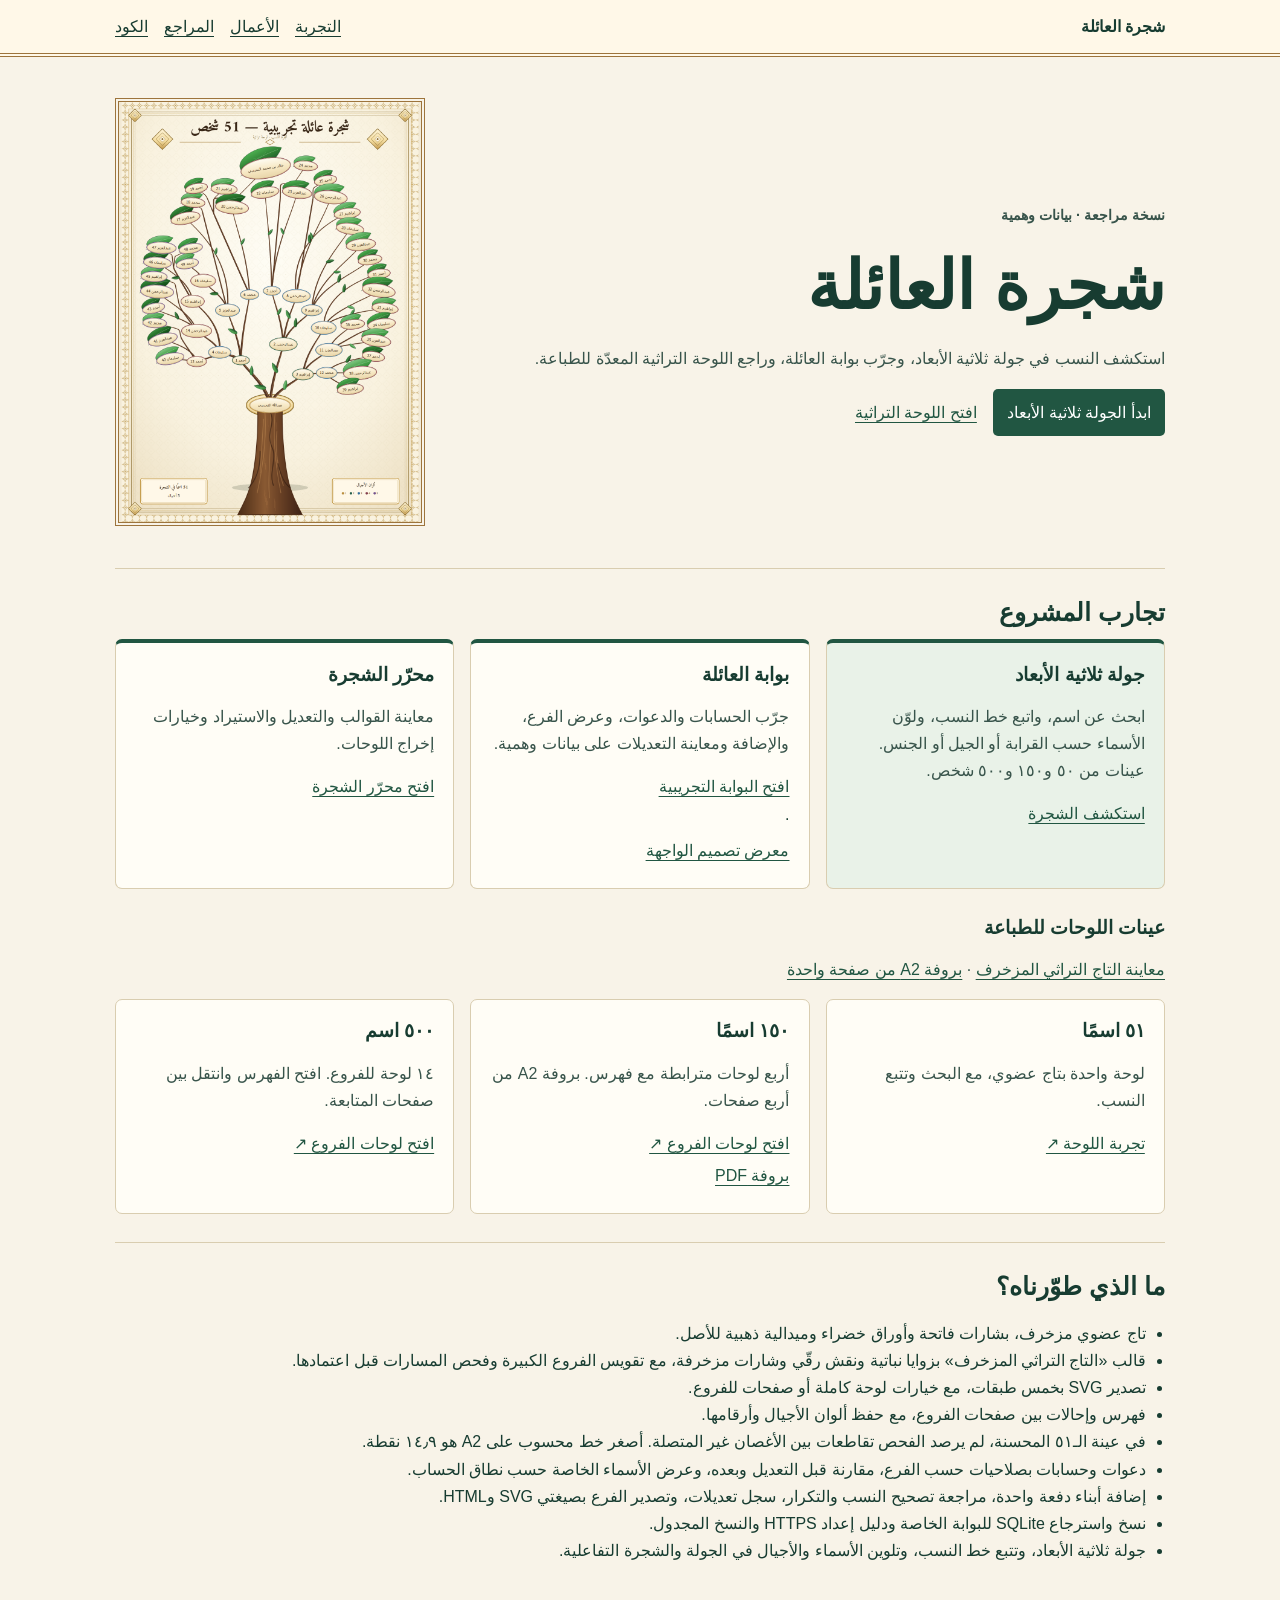
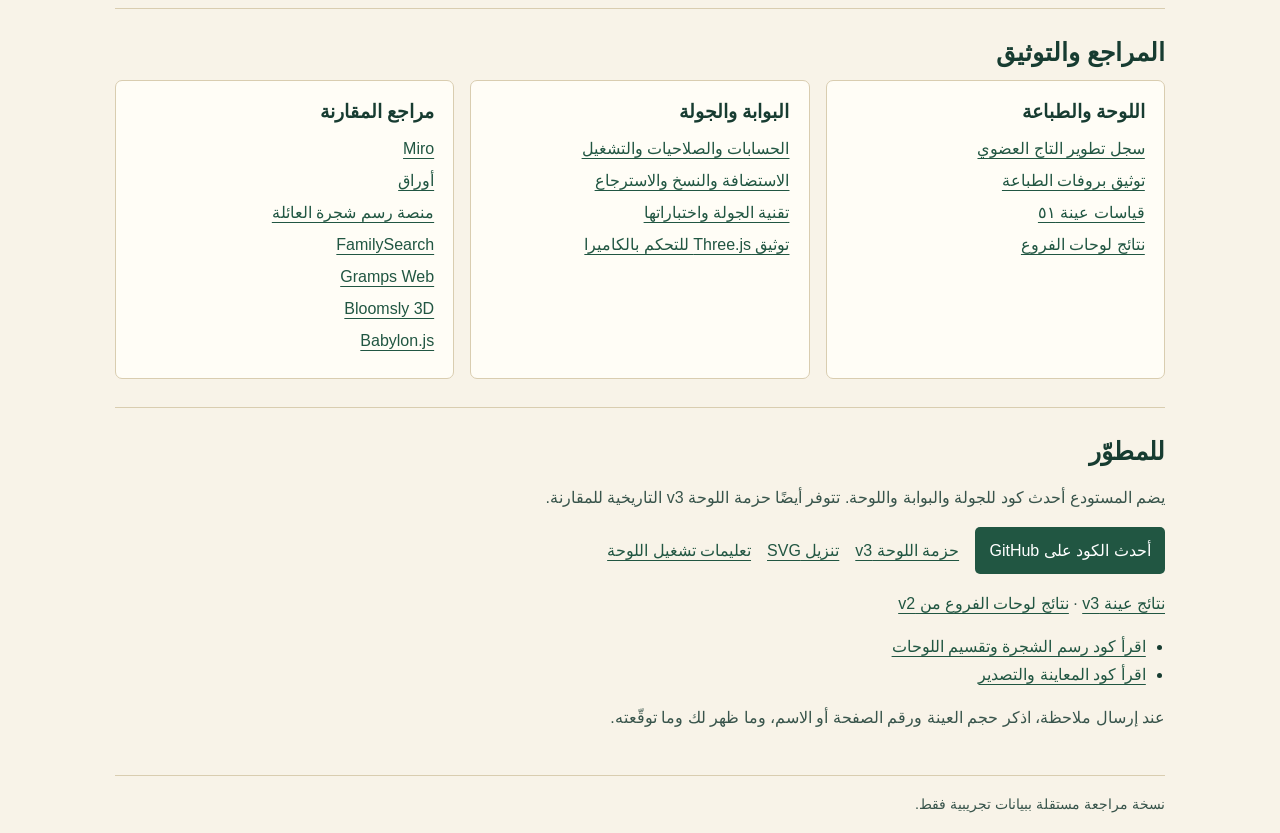
<file: index.html>
<!doctype html>
<html lang="ar" dir="rtl">
<head>
  <meta charset="utf-8">
  <meta name="viewport" content="width=device-width, initial-scale=1">
  <meta name="description" content="نسخة مراجعة لشجرة العائلة التراثية ببيانات تجريبية.">
  <title>شجرة العائلة | نسخة المراجعة</title>
  <link rel="stylesheet" href="review.css">
</head>
<body>
  <header class="top"><div class="wrap bar">
    <a class="brand" href="#start">شجرة العائلة</a>
    <nav aria-label="أقسام الصفحة"><a href="#try">التجربة</a><a href="#changes">الأعمال</a><a href="#references">المراجع</a><a href="#code">الكود</a></nav>
  </div></header>
  <main id="start" class="wrap">
    <section class="hero" aria-labelledby="title">
      <div>
        <p class="eyebrow">نسخة مراجعة · بيانات وهمية</p>
        <h1 id="title">شجرة العائلة</h1>
        <p>استكشف النسب في جولة ثلاثية الأبعاد، وجرّب بوابة العائلة، وراجع اللوحة التراثية المعدّة للطباعة.</p>
        <div class="actions"><a class="primary" href="portal/world/">ابدأ الجولة ثلاثية الأبعاد</a><a href="samples/tree-51.html">افتح اللوحة التراثية</a></div>
      </div>
      <a href="samples/tree-51.html" aria-label="افتح معاينة التاج العضوي">
        <img src="samples/tree-51.png" alt="التاج العضوي المزخرف: شارات بيج للأسماء فوق أوراق خضراء داخل إطار ذهبي">
      </a>
    </section>
    <section id="try" aria-labelledby="try-title">
      <h2 id="try-title">تجارب المشروع</h2>
      <div class="cards feature-cards">
        <article><h3>جولة ثلاثية الأبعاد</h3><p>ابحث عن اسم، واتبع خط النسب، ولوّن الأسماء حسب القرابة أو الجيل أو الجنس. عينات من ٥٠ و١٥٠ و٥٠٠ شخص.</p><a href="portal/world/">استكشف الشجرة</a></article>
        <article><h3>بوابة العائلة</h3><p>جرّب الحسابات والدعوات، وعرض الفرع، والإضافة ومعاينة التعديلات على بيانات وهمية.</p><a href="portal/preview.html">افتح البوابة التجريبية</a> · <a href="portal/design-review.html">معرض تصميم الواجهة</a></article>
        <article><h3>محرّر الشجرة</h3><p>معاينة القوالب والتعديل والاستيراد وخيارات إخراج اللوحات.</p><a href="Claud/family-tree.html">افتح محرّر الشجرة</a></article>
      </div>
      <h3 class="sample-title">عينات اللوحات للطباعة</h3>
      <p><a href="samples/engraved-crown-51.html">معاينة التاج التراثي المزخرف</a> · <a href="samples/engraved-crown-51.pdf">بروفة A2 من صفحة واحدة</a></p>
      <div class="cards">
        <article><h3>٥١ اسمًا</h3><p>لوحة واحدة بتاج عضوي، مع البحث وتتبع النسب.</p><a href="samples/tree-51.html">تجربة اللوحة ↗</a></article>
        <article><h3>١٥٠ اسمًا</h3><p>أربع لوحات مترابطة مع فهرس. بروفة A2 من أربع صفحات.</p><a href="samples/branches-150.html">افتح لوحات الفروع ↗</a><a href="samples/branches-150.pdf">بروفة PDF</a></article>
        <article><h3>٥٠٠ اسم</h3><p>١٤ لوحة للفروع. افتح الفهرس وانتقل بين صفحات المتابعة.</p><a href="samples/branches-500.html">افتح لوحات الفروع ↗</a></article>
      </div>
    </section>
    <section id="changes" aria-labelledby="changes-title">
      <h2 id="changes-title">ما الذي طوّرناه؟</h2>
      <ul class="details">
        <li>تاج عضوي مزخرف، بشارات فاتحة وأوراق خضراء وميدالية ذهبية للأصل.</li>
        <li>قالب «التاج التراثي المزخرف» بزوايا نباتية ونقش رقّي وشارات مزخرفة، مع تقويس الفروع الكبيرة وفحص المسارات قبل اعتمادها.</li>
        <li>تصدير SVG بخمس طبقات، مع خيارات لوحة كاملة أو صفحات للفروع.</li>
        <li>فهرس وإحالات بين صفحات الفروع، مع حفظ ألوان الأجيال وأرقامها.</li>
        <li>في عينة الـ٥١ المحسنة، لم يرصد الفحص تقاطعات بين الأغصان غير المتصلة. أصغر خط محسوب على A2 هو ١٤٫٩ نقطة.</li>
        <li>دعوات وحسابات بصلاحيات حسب الفرع، مقارنة قبل التعديل وبعده، وعرض الأسماء الخاصة حسب نطاق الحساب.</li>
        <li>إضافة أبناء دفعة واحدة، مراجعة تصحيح النسب والتكرار، سجل تعديلات، وتصدير الفرع بصيغتي SVG وHTML.</li>
        <li>نسخ واسترجاع SQLite للبوابة الخاصة ودليل إعداد HTTPS والنسخ المجدول.</li>
        <li>جولة ثلاثية الأبعاد، وتتبع خط النسب، وتلوين الأسماء والأجيال في الجولة والشجرة التفاعلية.</li>
      </ul>
    </section>
    <section id="references" aria-labelledby="references-title">
      <h2 id="references-title">المراجع والتوثيق</h2>
      <div class="cards">
        <article><h3>اللوحة والطباعة</h3><a href="CHANGES-ornate-v3.md">سجل تطوير التاج العضوي</a><a href="developer/ornate-poster-proof.ar.md">توثيق بروفات الطباعة</a><a href="developer/ornate-v3-results.json">قياسات عينة ٥١</a><a href="developer/results.json">نتائج لوحات الفروع</a></article>
        <article><h3>البوابة والجولة</h3><a href="portal/README.ar.md">الحسابات والصلاحيات والتشغيل</a><a href="portal/deploy/README.ar.md">الاستضافة والنسخ والاسترجاع</a><a href="portal/world/README.ar.md">تقنية الجولة واختباراتها</a><a href="https://threejs.org/docs/pages/OrbitControls.html">توثيق Three.js للتحكم بالكاميرا</a></article>
        <article><h3>مراجع المقارنة</h3><a href="https://miro.com/ar/templates/family-tree/">Miro</a><a href="https://awraq.app/">أوراق</a><a href="https://livefamilytrees.com/wp/">منصة رسم شجرة العائلة</a><a href="https://www.familysearch.org/en/help/helpcenter/article/how-do-i-use-the-fan-chart-view-in-family-tree">FamilySearch</a><a href="https://www.grampsweb.org/features/">Gramps Web</a><a href="https://bloomsly.org/">Bloomsly 3D</a><a href="https://www.babylonjs.com/specifications/">Babylon.js</a></article>
      </div>
    </section>
    <section id="code" aria-labelledby="code-title">
      <h2 id="code-title">للمطوّر</h2>
      <p>يضم المستودع أحدث كود للجولة والبوابة واللوحة. تتوفر أيضًا حزمة اللوحة v3 التاريخية للمقارنة.</p>
      <div class="actions"><a class="primary" href="https://github.com/mohammedb1997/tree-f-review">أحدث الكود على GitHub</a><a href="developer/tree-f-review-ornate-v3.zip" download>حزمة اللوحة v3</a><a href="samples/tree-51.svg" download>تنزيل SVG</a><a href="developer/README.ar.md">تعليمات تشغيل اللوحة</a></div>
      <p><a href="developer/ornate-v3-results.json">نتائج عينة v3</a> · <a href="developer/results.json">نتائج لوحات الفروع من v2</a></p>
      <ul class="details"><li><a href="developer/heritage-poster.js.txt">اقرأ كود رسم الشجرة وتقسيم اللوحات</a></li><li><a href="developer/poster-print.js.txt">اقرأ كود المعاينة والتصدير</a></li></ul>
      <p>عند إرسال ملاحظة، اذكر حجم العينة ورقم الصفحة أو الاسم، وما ظهر لك وما توقّعته.</p>
    </section>
  </main>
  <footer class="wrap foot">نسخة مراجعة مستقلة ببيانات تجريبية فقط.</footer>
</body>
</html>
</file>
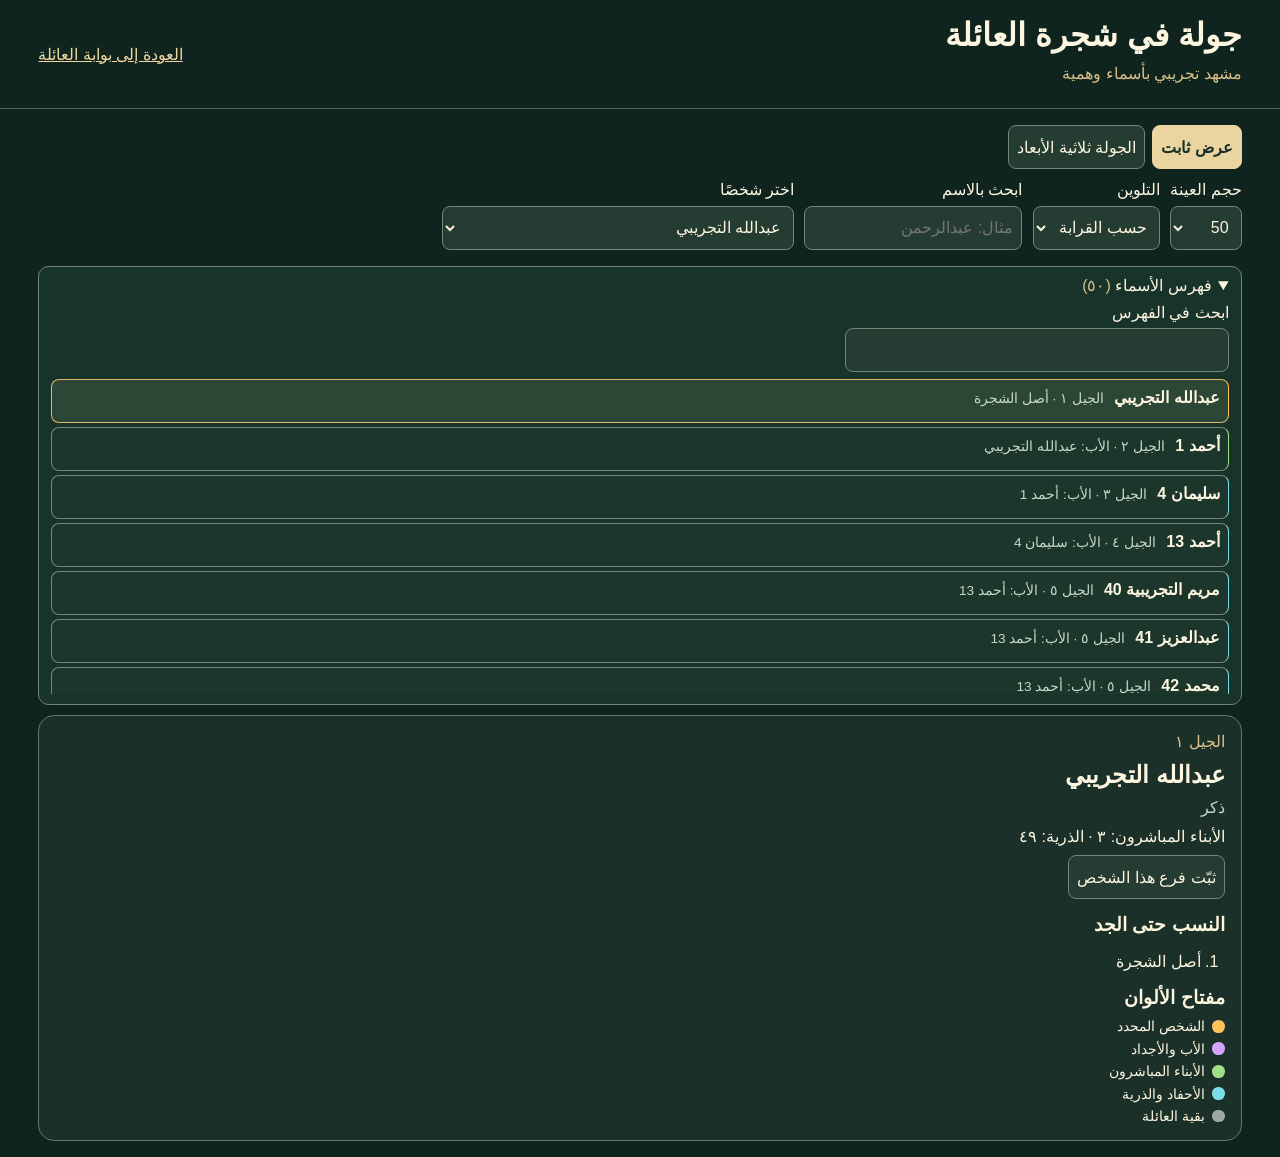
<file: portal/world/index.html>
<!doctype html>
<html lang="ar" dir="rtl" data-source="demo">
<head>
  <meta charset="utf-8">
  <meta name="viewport" content="width=device-width, initial-scale=1">
  <title>جولة في شجرة العائلة</title>
  <link rel="stylesheet" href="world.css?v=portal-1">
  <script type="importmap">{"imports":{"three":"./vendor/three.module.min.js"}}</script>
  <script src="../../Claud/botanical-core.js" defer></script>
  <script type="module" src="world.js?v=portal-1"></script>
</head>
<body>
  <header><div><h1>جولة في شجرة العائلة</h1><p id="world-source">مشهد تجريبي بأسماء وهمية</p></div><a href="../preview.html">العودة إلى بوابة العائلة</a></header>
  <p id="world-status" role="status" hidden></p>
  <main>
    <div class="view-controls" role="group" aria-label="طريقة العرض">
      <button id="show-static" type="button" aria-pressed="true">عرض ثابت</button>
      <button id="show-spatial" type="button" aria-pressed="false">الجولة ثلاثية الأبعاد</button>
    </div>
    <p id="fallback" role="status" hidden>تعذّر تشغيل الرسم ثلاثي الأبعاد. العرض الثابت متاح.</p>
    <section class="controls" aria-label="أدوات الجولة">
      <label id="sample-option">حجم العينة <select id="size"><option>50</option><option>150</option><option>500</option></select></label>
      <label id="portal-scope" hidden>نطاق العرض <select id="account-scope"><option value="mine">فرعي</option><option value="shared">الشجرة الرئيسية</option><option value="all">الكل</option></select></label>
      <label>التلوين <select id="color-mode"><option value="kinship">حسب القرابة</option><option value="generation">حسب الجيل</option><option value="gender">حسب الجنس</option></select></label>
      <label>ابحث بالاسم <input id="search" type="search" placeholder="مثال: عبدالرحمن"></label>
      <label>اختر شخصًا <select id="people"></select></label>
      <button id="overview" type="button" hidden>عرض الشجرة كاملة</button>
    </section>
    <div id="view-controls" class="view-controls" aria-label="التحكم بالمشهد" hidden>
      <button id="zoom-in" type="button">تكبير +</button>
      <button id="zoom-out" type="button">تصغير −</button>
      <button id="toggle-labels" type="button" aria-pressed="true" aria-controls="labels">إظهار الأسماء</button>
      <button id="expand-scene" type="button" aria-pressed="false" aria-controls="viewport">وسّع المشهد</button>
    </div>
    <details id="directory" open>
      <summary>فهرس الأسماء <span id="directory-total"></span></summary>
      <label>ابحث في الفهرس <input id="directory-search" type="search"></label>
      <ul id="directory-names" aria-label="أسماء النطاق المعروض"></ul>
    </details>
    <section id="pinned-branch" class="pinned-branch" aria-labelledby="pinned-heading" hidden>
      <div class="pinned-header">
        <div><h2 id="pinned-heading" tabindex="-1">الفرع المثبّت</h2><p id="pinned-count"></p></div>
        <div class="pinned-actions">
          <button id="scope-branch" type="button">أظهر الشجرة كاملة</button>
          <button id="clear-pin" type="button">إلغاء التثبيت</button>
        </div>
      </div>
      <ol id="pinned-people" aria-label="أفراد الفرع المثبّت" tabindex="0"></ol>
    </section>
    <div class="layout is-static" id="world-layout">
      <section id="viewport" aria-label="مشهد الشجرة ثلاثي الأبعاد" hidden>
        <svg id="label-guides" aria-hidden="true"><path id="label-guide-path" fill="none"></path></svg>
        <div id="labels"></div>
        <span id="label-count"></span>
        <p id="hint">اسحب للدوران من أي مكان في المشهد. اضغط على اسم لفتح بطاقته.</p>
      </section>
      <aside aria-labelledby="person-name">
        <p id="generation"></p>
        <h2 id="person-name" aria-live="polite"></h2>
        <p id="person-gender"></p>
        <p id="details"></p>
        <button id="focus-person" type="button" hidden>قرّب إلى هذا الشخص</button>
        <button id="pin-person" type="button" aria-controls="pinned-branch">ثبّت فرع هذا الشخص</button>
        <h3>النسب حتى الجد</h3>
        <ol id="lineage"></ol>
        <h3>مفتاح الألوان</h3>
        <ul id="legend" class="legend" aria-live="polite"></ul>
      </aside>
    </div>
  </main>
</body>
</html>
</file>
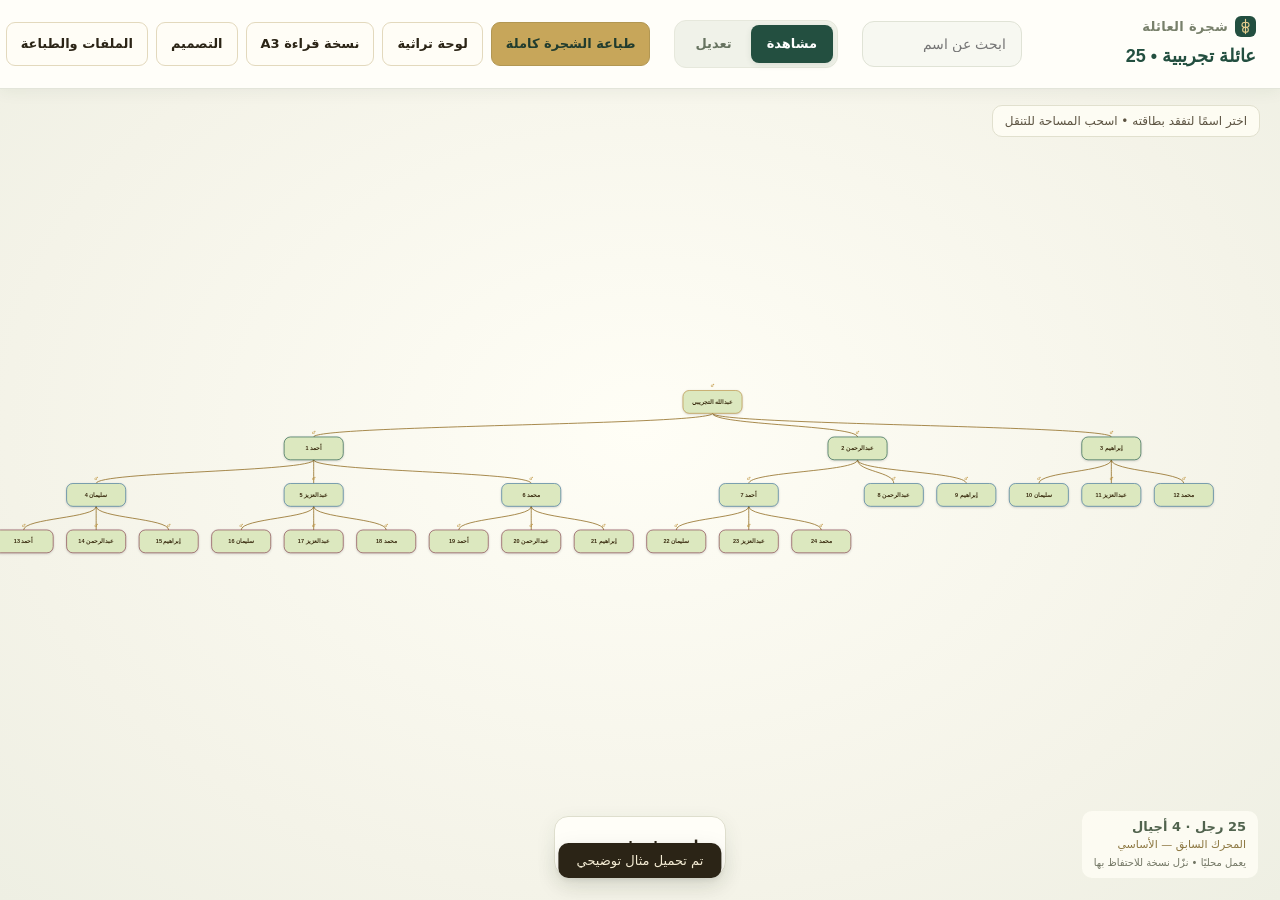
<file: Claud/family-tree.html>
<!doctype html>
<html lang="ar" dir="rtl">
<head>
<meta charset="UTF-8" />
<meta name="viewport" content="width=device-width, initial-scale=1.0" />
<title>مصمّم شجرة العائلة</title>
<style>
  :root{
    --ink:#2b2416;
    --ink-soft:#5b5240;
    --paper:#faf6ec;
    --paper-2:#f2ecdb;
    --card:#fffdf6;
    --line:#e3d9bd;
    --gold:#b8892b;
    --gold-deep:#8f6a1f;
    --green:#33533f;
    --green-deep:#233a2c;
    --wood:#6e4a2e;
    --wood-deep:#4a3120;
    --danger:#a23b2f;
    --shadow: 0 8px 24px rgba(43,36,22,.10), 0 2px 6px rgba(43,36,22,.08);
    --radius: 14px;
    font-family: "Segoe UI", "Tahoma", system-ui, sans-serif;
  }
  *{box-sizing:border-box;}
  html,body{margin:0;height:100%;}
  body{
    background:
      radial-gradient(1200px 600px at 15% -10%, #fffefa 0%, transparent 60%),
      radial-gradient(900px 500px at 110% 10%, #fff9e8 0%, transparent 55%),
      var(--paper);
    color:var(--ink);
    display:flex;
    flex-direction:column;
    min-height:100vh;
  }

  /* ---------- Header ---------- */
  header{
    display:flex;
    align-items:center;
    gap:16px;
    padding:14px 22px;
    background:linear-gradient(180deg, var(--green-deep), var(--green));
    color:#f4ecd4;
    box-shadow: var(--shadow);
    position:relative;
    z-index:5;
  }
  header .brand{
    display:flex;
    align-items:center;
    gap:10px;
    font-weight:700;
    font-size:20px;
    letter-spacing:.3px;
  }
  header .brand svg{flex:none;}
  #treeTitle{
    flex:1;
    background:transparent;
    border:1px dashed rgba(244,236,212,.35);
    color:#f4ecd4;
    font-size:22px;
    font-weight:700;
    padding:6px 12px;
    border-radius:8px;
    text-align:center;
    outline:none;
    min-width:120px;
  }
  #treeTitle:focus{ border-color:var(--gold); background:rgba(0,0,0,.12); }
  header .actions{display:flex; gap:8px; flex-wrap:wrap;}

  button{
    font-family:inherit;
    cursor:pointer;
    border:none;
  }
  .btn{
    padding:8px 14px;
    border-radius:9px;
    background:var(--card);
    color:var(--ink);
    border:1px solid var(--line);
    font-size:13.5px;
    font-weight:600;
    display:inline-flex;
    align-items:center;
    gap:6px;
    transition:.15s transform, .15s box-shadow, .15s background;
  }
  .btn:hover{ box-shadow:var(--shadow); transform:translateY(-1px); }
  .btn:active{ transform:translateY(0); }
  .btn-gold{ background:linear-gradient(180deg,#cfa23f,var(--gold-deep)); color:#2b2007; border:none; }
  .btn-outline-light{ background:rgba(255,255,255,.06); color:#f4ecd4; border:1px solid rgba(244,236,212,.35); }
  .btn-outline-light:hover{ background:rgba(255,255,255,.15); }
  .btn-danger{ background:#fff; color:var(--danger); border:1px solid #e6c3bb; }
  .btn-sm{ padding:6px 10px; font-size:12.5px; }
  .btn-block{ width:100%; justify-content:center; }

  /* ---------- Layout ---------- */
  .workspace{ flex:1; display:flex; min-height:0; }
  .canvas-wrap{
    flex:1;
    position:relative;
    overflow:hidden;
    background:
      linear-gradient(var(--paper-2) 1px, transparent 1px) 0 0/100% 42px,
      var(--paper);
  }
  svg#treeSvg{ width:100%; height:100%; display:block; cursor:grab; }
  svg#treeSvg.grabbing{ cursor:grabbing; }

  .zoom-controls{
    position:absolute; bottom:18px; left:18px;
    display:flex; flex-direction:column; gap:6px;
    background:var(--card); border:1px solid var(--line);
    border-radius:12px; padding:6px; box-shadow:var(--shadow);
  }
  .zoom-controls button{
    width:34px; height:34px; border-radius:8px; background:transparent;
    font-size:17px; font-weight:700; color:var(--ink);
  }
  .zoom-controls button:hover{ background:var(--paper-2); }

  .hint{
    position:absolute; top:14px; right:14px;
    background:rgba(255,253,246,.92); border:1px solid var(--line);
    padding:8px 12px; border-radius:10px; font-size:12.5px; color:var(--ink-soft);
    max-width:260px; box-shadow:var(--shadow);
  }

  /* ---------- Sidebar ---------- */
  aside{
    width:320px; flex:none;
    background:var(--card);
    border-inline-start:1px solid var(--line);
    overflow-y:auto;
    padding:16px;
    display:flex; flex-direction:column; gap:18px;
  }
  .panel{
    border:1px solid var(--line);
    border-radius:var(--radius);
    padding:13px;
    background:linear-gradient(180deg,#fffefb,#fbf6e9);
  }
  .panel h3{
    margin:0 0 10px; font-size:14px; color:var(--green-deep);
    display:flex; align-items:center; gap:7px; letter-spacing:.2px;
  }
  .panel h3 .dot{ width:7px; height:7px; border-radius:50%; background:var(--gold); }
  label{ display:block; font-size:12px; color:var(--ink-soft); margin:8px 0 4px; }
  select, input[type=text]{
    width:100%; padding:8px 10px; border-radius:8px; border:1px solid var(--line);
    background:#fff; font-size:13.5px; color:var(--ink); font-family:inherit;
  }
  select:focus, input:focus{ outline:2px solid var(--gold); outline-offset:1px; }

  .grid3{ display:grid; grid-template-columns:repeat(3,1fr); gap:6px; }
  .swatch{
    height:44px; border-radius:9px; border:2px solid transparent; cursor:pointer;
    display:flex; align-items:flex-end; justify-content:center; padding-bottom:4px;
    font-size:10px; color:#fff; font-weight:700; text-shadow:0 1px 2px rgba(0,0,0,.4);
    position:relative;
  }
  .swatch.active{ border-color:var(--ink); }

  .tpl-grid{ display:grid; grid-template-columns:1fr 1fr; gap:8px; }
  .tpl-card{
    border:1px solid var(--line); border-radius:10px; padding:6px; cursor:pointer;
    background:#fff; text-align:center; transition:.15s;
  }
  .tpl-card:hover{ box-shadow:var(--shadow); transform:translateY(-1px); }
  .tpl-card.active{ border-color:var(--gold); background:#fdf6e3; }
  .tpl-card svg{ width:100%; height:52px; }
  .tpl-card .lbl{ font-size:11px; margin-top:4px; color:var(--ink-soft); }

  .empty-note{ font-size:12.5px; color:var(--ink-soft); text-align:center; padding:10px 4px; }

  .node-field-row{ display:flex; gap:6px; }
  .node-field-row .btn{ flex:none; }
  .node-field-row input{ flex:1; }

  #selPanel .who{
    font-weight:700; font-size:15px; color:var(--green-deep); margin-bottom:2px;
  }

  input[type=file]{ display:none; }

  /* toast */
  #toast{
    position:fixed; bottom:22px; right:50%; transform:translateX(50%) translateY(20px);
    background:var(--ink); color:#f4ecd4; padding:10px 18px; border-radius:10px;
    font-size:13px; opacity:0; pointer-events:none; transition:.25s; z-index:50;
    box-shadow:var(--shadow);
  }
  #toast.show{ opacity:1; transform:translateX(50%) translateY(0); }

  /* node plus button (svg) */
  .plusbtn circle{ transition:.15s; }
  .plusbtn:hover circle{ filter:brightness(1.15); }
  .plusbtn{ cursor:pointer; }
  .nodegroup{ cursor:pointer; }
  .nodegroup:hover .nodeshape{ filter:brightness(1.04); }

  @media (max-width:880px){
    aside{ position:fixed; inset:0 0 0 auto; height:100%; transform:translateX(105%);
      transition:.25s; z-index:20; box-shadow:-8px 0 30px rgba(0,0,0,.25); }
    aside.open{ transform:translateX(0); }
    .workspace{ position:relative; }
  }
</style>
<link rel="stylesheet" href="botanical-editor.css" />
<link rel="stylesheet" href="print-service.css" />
<link rel="stylesheet" href="interaction-controller.css" />
<link rel="stylesheet" href="workspace-ui.css" />
</head>
<body>

<header>
  <div class="brand">
    <svg width="26" height="26" viewBox="0 0 24 24" fill="none"><path d="M12 2v20M12 6c-3 0-5 2-5 4s2 3 4 3M12 6c3 0 5 2 5 4s-2 3-4 3M12 13c-2.5 0-4 1.7-4 3.5S9.5 20 11 20M12 13c2.5 0 4 1.7 4 3.5S14.5 20 13 20" stroke="#e8cf8f" stroke-width="1.6" stroke-linecap="round"/></svg>
    <span>مصمّم شجرة العائلة</span>
  </div>
  <input id="treeTitle" value="شجرة عائلة..." />
  <div class="actions">
    <button class="btn btn-outline-light btn-sm" id="btnSample">🌱 مثال جاهز</button>
    <label class="btn btn-outline-light btn-sm" for="fileInput">📥 استيراد JSON</label>
    <input type="file" id="fileInput" accept="application/json" />
    <button class="btn btn-outline-light btn-sm" id="btnExportJson">💾 تصدير JSON</button>
    <button class="btn btn-gold btn-sm" id="btnExportPng">🖼️ تصدير صورة PNG</button>
    <button class="btn btn-outline-light btn-sm" id="btnExportSvg">تصدير SVG</button>
    <button class="btn btn-outline-light btn-sm" id="btnSidebar" style="display:none">⚙️</button>
  </div>
</header>

<div class="workspace">
  <div class="canvas-wrap" id="canvasWrap">
    <svg id="treeSvg" viewBox="0 0 1000 700">
      <g id="viewport">
        <g id="links"></g>
        <g id="nodes"></g>
      </g>
    </svg>
    <div class="zoom-controls">
      <button id="zoomIn" title="تكبير">+</button>
      <button id="zoomReset" title="إعادة ضبط" style="font-size:12px;">⤾</button>
      <button id="zoomOut" title="تصغير">−</button>
    </div>
    <div class="hint">اضغط على أي بطاقة لتحديدها وإضافة/تعديل الأبناء من اللوحة الجانبية، أو اضغط على ➕ الظاهرة أسفل البطاقة لإضافة سريعة.</div>
  </div>

  <aside id="sidebar">

    <div class="panel">
      <h3><span class="dot"></span> شكل الشجرة</h3>
      <label>نمط الرسم (Layout)</label>
      <select id="selLayout">
        <option value="vertical">هرمي رأسي</option>
        <option value="radial">شعاعي دائري</option>
        <option value="organic">عضوي (شجرة حقيقية)</option>
      </select>
      <label>شكل بطاقة الاسم</label>
      <select id="selNodeShape">
        <option value="rounded">مستطيل مدوّر</option>
        <option value="square">مستطيل حاد</option>
        <option value="circle">دائرة</option>
        <option value="leaf">ورقة شجر</option>
      </select>
      <label>نمط التفرعات (الأغصان)</label>
      <select id="selBranch">
        <option value="curved">منحنية ناعمة</option>
        <option value="elbow">زاوية قائمة</option>
        <option value="straight">مستقيمة</option>
        <option value="wood">جذع خشبي غليظ</option>
      </select>
    </div>

    <div class="panel">
      <h3><span class="dot"></span> لوحة الألوان</h3>
      <div class="grid3" id="themeGrid"></div>
    </div>

    <div class="panel">
      <h3><span class="dot"></span> قوالب جاهزة</h3>
      <div class="tpl-grid" id="tplGrid"></div>
    </div>

    <div class="panel" id="selPanel">
      <h3><span class="dot"></span> العقدة المحددة</h3>
      <div id="selEmpty" class="empty-note">اضغط على أي اسم في الشجرة لتحديده، أو أضف أفراداً جدداً من هنا.</div>
      <div id="selBody" style="display:none">
        <div class="who" id="selName"></div>
        <label>الاسم</label>
        <div class="node-field-row">
          <input type="text" id="editName" />
          <button class="btn btn-sm" id="btnSaveName">حفظ</button>
        </div>
        <label>الجنس</label>
        <select id="editGender">
          <option value="m">ذكر</option>
          <option value="f">أنثى</option>
        </select>
        <label>إضافة ابن/ابنة جديد</label>
        <div class="node-field-row">
          <input type="text" id="newChildName" placeholder="اسم الفرد الجديد" />
        </div>
        <select id="newChildGender" style="margin-top:6px;">
          <option value="m">ذكر</option>
          <option value="f">أنثى</option>
        </select>
        <button class="btn btn-gold btn-block" id="btnAddChild" style="margin-top:8px;">➕ إضافة إلى الشجرة</button>
        <button class="btn btn-danger btn-block" id="btnDeleteNode" style="margin-top:8px;">🗑 حذف هذه العقدة وفروعها</button>
      </div>
    </div>

    <div class="panel">
      <h3><span class="dot"></span> إضافة يدوية للجذر</h3>
      <label>اسم الجد الأول (رأس الشجرة)</label>
      <div class="node-field-row">
        <input type="text" id="rootNameInput" placeholder="مثال: عبدالله آل طوير" />
        <button class="btn btn-sm" id="btnSetRoot">تعيين</button>
      </div>
    </div>

  </aside>
</div>

<div id="toast"></div>

<script src="botanical-core.js"></script>
<script src="family-save-runtime.js"></script>
<script src="family-save-service.js"></script>
<script src="family-save-controller.js"></script>
<script src="branch-review.js"></script>
<script src="branch-review-panel.js"></script>
<script src="branch-merge.js"></script>
<script src="branch-merge-panel.js"></script>
<script src="branch-compare.js"></script>
<script src="branch-compare-panel.js"></script>
<script src="baseline-vault.js"></script>
<script src="branch-field-merge.js"></script>
<script src="branch-conflict-panel.js"></script>
<script src="comparison-bundle.js"></script>
<script src="heritage-poster.js?v=deb0bdc"></script>
<script src="heritage-review.js"></script>
<script src="poster-print.js?v=deb0bdc"></script>
<script src="print-service.js"></script>
<script src="pdf-image-writer.js"></script>
<script src="print-document.js"></script>
<script src="pdf-export.js"></script>
<script src="interaction-controller.js"></script>
<script src="children-batch.js"></script>
<script src="workspace-ui.js"></script>
<script src="kinship-panel.js"></script>
<script src="botanical-editor.js"></script>
<script>
(async function(){
  "use strict";

  /* ================= State ================= */
  let idCounter = 1;
  const makeId = () => "n" + (idCounter++);

  let treeData = {
    id: makeId(), name: "الجد الأكبر", gender: "m", children: []
  };

  let settings = {
    layout: "vertical",
    nodeShape: "rounded",
    branch: "curved",
    theme: "heritage"
  };

  const THEMES = {
    heritage: { label:"تراثي ذهبي", node:"#fbf3d9", nodeF:"#f6e6c1", stroke:"#b8892b", text:"#3a2c10", branch:"#8f6a1f", bg:"#faf6ec" },
    forest:   { label:"غابة خضراء",  node:"#e9f3e6", nodeF:"#dcecd6", stroke:"#33533f", text:"#1f3324", branch:"#4a6b52", bg:"#f5f8f0" },
    royal:    { label:"بنفسجي ملكي", node:"#efe7f9", nodeF:"#e4d6f7", stroke:"#6a3fa0", text:"#301d4d", branch:"#8a5fc9", bg:"#f8f5fc" },
    desert:   { label:"صحراوي دافئ", node:"#f6e9db", nodeF:"#efd8bd", stroke:"#a85c32", text:"#452712", branch:"#a85c32", bg:"#fbf3ea" },
    ocean:    { label:"أزرق هادئ",   node:"#e3eef5", nodeF:"#d2e5f0", stroke:"#2b6688", text:"#12303f", branch:"#3d7ea3", bg:"#f2f8fb" },
    mono:     { label:"رمادي أنيق",  node:"#f0efec", nodeF:"#e3e1db", stroke:"#4a4740", text:"#211f1b", branch:"#6b675d", bg:"#f7f6f3" }
  };

  const TEMPLATES = [
    { id:"classic", label:"كلاسيكي", layout:"vertical", nodeShape:"rounded", branch:"curved", theme:"heritage" },
    { id:"arabic",  label:"شجرة تراثية", layout:"organic", nodeShape:"leaf", branch:"wood", theme:"forest" },
    { id:"radial",  label:"شعاعي", layout:"radial", nodeShape:"circle", branch:"curved", theme:"royal" },
    { id:"modern",  label:"عصري بسيط", layout:"vertical", nodeShape:"square", branch:"straight", theme:"mono" }
  ];

  let selectedId = null;
  let view = { scale: 1, tx: 0, ty: 0 };

  const svg = document.getElementById("treeSvg");
  const gLinks = document.getElementById("links");
  const gNodes = document.getElementById("nodes");
  const gViewport = document.getElementById("viewport");

  /* ================= Utilities ================= */
  function toast(msg){
    const t = document.getElementById("toast");
    t.textContent = msg;
    t.classList.add("show");
    clearTimeout(toast._h);
    toast._h = setTimeout(()=> t.classList.remove("show"), 2600);
  }

  function findNode(node, id){
    if(node.id === id) return node;
    for(const c of (node.children||[])){
      const r = findNode(c, id);
      if(r) return r;
    }
    return null;
  }

  function findParent(node, id, parent=null){
    if(node.id === id) return parent;
    for(const c of (node.children||[])){
      const r = findParent(c, id, node);
      if(r) return r;
    }
    return null;
  }

  function assignIds(node){
    if(!node.id) node.id = makeId();
    (node.children||[]).forEach(assignIds);
  }

  /* ================= Layouts ================= */
  const NODE_W = 150, NODE_H = 58, HSPACE = 34, VSPACE = 118;

  function layoutVertical(root){
    let leafIndex = 0, maxDepth = 0;
    function assign(node, depth){
      node.depth = depth;
      maxDepth = Math.max(maxDepth, depth);
      const kids = node.children || [];
      if(kids.length === 0){
        node._x = leafIndex * (NODE_W + HSPACE);
        leafIndex++;
      } else {
        kids.forEach(k => assign(k, depth+1));
        node._x = (kids[0]._x + kids[kids.length-1]._x) / 2;
      }
      node._y = depth * VSPACE;
    }
    assign(root, 0);
    const width = Math.max(leafIndex * (NODE_W + HSPACE), NODE_W + 80);
    const height = (maxDepth+1) * VSPACE + NODE_H + 60;
    const pad = 60;
    (function shift(node){ node.x = node._x + pad; node.y = node._y + pad; (node.children||[]).forEach(shift); })(root);
    return { width: width + pad*2, height: height };
  }

  function layoutOrganic(root){
    // same skeleton as vertical but with extra vertical breathing room, used for "tree" look
    const res = layoutVertical(root);
    return res;
  }

  function layoutRadial(root){
    let leafIndex = 0, maxDepth = 0, totalLeaves = 0;
    (function count(node, depth){
      maxDepth = Math.max(maxDepth, depth);
      const kids = node.children || [];
      if(kids.length === 0) totalLeaves++;
      else kids.forEach(k => count(k, depth+1));
    })(root, 0);
    totalLeaves = Math.max(totalLeaves, 1);
    const angleStep = (2*Math.PI) / totalLeaves;
    function assign(node, depth){
      node.depth = depth;
      const kids = node.children || [];
      if(kids.length === 0){
        node._angle = leafIndex * angleStep;
        leafIndex++;
      } else {
        kids.forEach(k => assign(k, depth+1));
        const angles = kids.map(k=>k._angle);
        node._angle = angles.reduce((a,b)=>a+b,0) / angles.length;
      }
    }
    assign(root, 0);
    const radiusStep = 130;
    const maxR = (maxDepth+1) * radiusStep + 90;
    (function place(node){
      const r = node.depth * radiusStep;
      node.x = maxR + Math.cos(node._angle - Math.PI/2) * r;
      node.y = maxR + Math.sin(node._angle - Math.PI/2) * r;
      (node.children||[]).forEach(place);
    })(root);
    return { width: maxR*2 + NODE_W, height: maxR*2 + NODE_H };
  }

  function runLayout(){
    if(settings.layout === "radial") return layoutRadial(treeData);
    if(settings.layout === "organic") return layoutOrganic(treeData);
    return layoutVertical(treeData);
  }

  /* ================= Rendering helpers ================= */
  const NS = "http://www.w3.org/2000/svg";
  function el(tag, attrs){
    const e = document.createElementNS(NS, tag);
    for(const k in attrs) e.setAttribute(k, attrs[k]);
    return e;
  }

  function leafPathD(cx, cy, w, h){
    const x0=cx, y0=cy-h/2, y1=cy+h/2, xw=w/2;
    return `M ${x0} ${y0} C ${x0+xw} ${cy-h/5}, ${x0+xw} ${cy+h/5}, ${x0} ${y1} `+
           `C ${x0-xw} ${cy+h/5}, ${x0-xw} ${cy-h/5}, ${x0} ${y0} Z`;
  }

  function nodeShapeEl(theme, cx, cy, isRoot, isSelected){
    const shape = settings.nodeShape;
    const fill = isRoot ? theme.nodeF : theme.node;
    const strokeW = isSelected ? 3 : 1.6;
    const strokeC = isSelected ? "#c0392b" : theme.stroke;
    let node;
    if(shape === "circle"){
      const r = 40;
      node = el("circle", { cx, cy, r, fill, stroke:strokeC, "stroke-width":strokeW });
    } else if(shape === "leaf"){
      node = el("path", { d: leafPathD(cx, cy, NODE_W-20, NODE_H+22), fill, stroke:strokeC, "stroke-width":strokeW });
    } else {
      const rx = shape === "square" ? 3 : 16;
      node = el("rect", { x: cx-NODE_W/2, y: cy-NODE_H/2, width:NODE_W, height:NODE_H, rx, ry:rx, fill, stroke:strokeC, "stroke-width":strokeW });
    }
    node.setAttribute("class","nodeshape");
    node.style.filter = "drop-shadow(0 2px 3px rgba(0,0,0,.18))";
    return node;
  }

  function linkPath(theme, p, c){
    const style = settings.branch;
    let d, strokeW = 2.2, cap="butt";
    if(style === "straight"){
      d = `M ${p.x} ${p.y+NODE_H/2} L ${c.x} ${c.y-NODE_H/2}`;
    } else if(style === "elbow"){
      const midY = (p.y + c.y)/2;
      d = `M ${p.x} ${p.y+NODE_H/2} L ${p.x} ${midY} L ${c.x} ${midY} L ${c.x} ${c.y-NODE_H/2}`;
    } else if(style === "wood"){
      strokeW = 7; cap="round";
      const my = (p.y+NODE_H/2 + c.y-NODE_H/2)/2;
      d = `M ${p.x} ${p.y+NODE_H/2} C ${p.x} ${my}, ${c.x} ${my}, ${c.x} ${c.y-NODE_H/2}`;
    } else { // curved
      const my = (p.y+NODE_H/2 + c.y-NODE_H/2)/2;
      d = `M ${p.x} ${p.y+NODE_H/2} C ${p.x} ${my}, ${c.x} ${my}, ${c.x} ${c.y-NODE_H/2}`;
    }
    return el("path", { d, fill:"none", stroke: theme.branch, "stroke-width":strokeW, "stroke-linecap":cap, opacity:.9 });
  }

  function radialLinkPath(theme, p, c){
    const style = settings.branch;
    const strokeW = style === "wood" ? 6 : 2.2;
    const cap = style === "wood" ? "round" : "butt";
    let d;
    if(style === "straight" || style === "elbow"){
      d = `M ${p.x} ${p.y} L ${c.x} ${c.y}`;
    } else {
      const mx = (p.x+c.x)/2, my=(p.y+c.y)/2;
      d = `M ${p.x} ${p.y} Q ${mx} ${my} ${c.x} ${c.y}`;
    }
    return el("path", { d, fill:"none", stroke: theme.branch, "stroke-width":strokeW, "stroke-linecap":cap, opacity:.9 });
  }

  /* ================= Main render ================= */
  let botanicalRender = null;
  function render(){ if(botanicalRender) return botanicalRender(); return renderLegacy(); }
  function renderLegacy(){
    const theme = THEMES[settings.theme];
    document.querySelector(".canvas-wrap").style.background =
      `linear-gradient(${theme.bg}2 1px, transparent 1px) 0 0/100% 42px, ${theme.bg}`;

    const { width, height } = runLayout();
    svg.setAttribute("viewBox", `0 0 ${Math.max(width,600)} ${Math.max(height,500)}`);

    gLinks.innerHTML = "";
    gNodes.innerHTML = "";

    // links
    (function walk(node){
      (node.children||[]).forEach(child => {
        const path = settings.layout === "radial" ? radialLinkPath(theme, node, child) : linkPath(theme, node, child);
        gLinks.appendChild(path);
        walk(child);
      });
    })(treeData);

    // nodes
    (function walk(node, isRoot){
      const g = el("g", { class:"nodegroup", transform:`translate(${node.x},${node.y})` });
      g.appendChild(nodeShapeEl(theme, 0, 0, isRoot, node.id === selectedId));

      const text = el("text", { x:0, y:5, "text-anchor":"middle", fill: theme.text,
        style:`font-size:14px;font-weight:700;font-family:'Segoe UI',Tahoma,sans-serif;` });
      text.textContent = truncate(node.name || "بدون اسم", 16);
      g.appendChild(text);

      const genderMark = el("text", { x:0, y: (settings.nodeShape==="leaf"?-24:-NODE_H/2-8), "text-anchor":"middle",
        fill: theme.stroke, style:"font-size:11px;" });
      genderMark.textContent = node.gender === "f" ? "♀" : "♂";
      g.appendChild(genderMark);

      g.addEventListener("click", (e)=>{ e.stopPropagation(); selectNode(node.id); });
      gNodes.appendChild(g);

      // plus button
      const plusY = (settings.nodeShape==="circle") ? 58 : (settings.nodeShape==="leaf" ? 52 : NODE_H/2 + 22);
      const plus = el("g", { class:"plusbtn", transform:`translate(${node.x},${node.y+plusY})` });
      plus.appendChild(el("circle", { r:12, fill: theme.stroke }));
      const plusTxt = el("text", { x:0, y:4, "text-anchor":"middle", fill:"#fff", style:"font-size:14px;font-weight:800;" });
      plusTxt.textContent = "+";
      plus.appendChild(plusTxt);
      plus.addEventListener("click", (e)=>{
        e.stopPropagation();
        selectNode(node.id);
        document.getElementById("newChildName").focus();
        toast("اكتب اسم الفرد الجديد ثم اضغط «إضافة إلى الشجرة»");
      });
      gNodes.appendChild(plus);

      (node.children||[]).forEach(c => walk(c, false));
    })(treeData, true);

    applyView();
  }

  function truncate(s, n){ return s.length > n ? s.slice(0,n-1)+"…" : s; }

  /* ================= Selection panel ================= */
  function selectNode(id){
    selectedId = id;
    const node = findNode(treeData, id);
    document.getElementById("selEmpty").style.display = "none";
    document.getElementById("selBody").style.display = "block";
    document.getElementById("selName").textContent = node.name;
    document.getElementById("editName").value = node.name;
    document.getElementById("editGender").value = node.gender || "m";
    document.getElementById("newChildName").value = "";
    document.getElementById("btnDeleteNode").style.display = (node.id === treeData.id) ? "none" : "block";
    render();
  }

  document.getElementById("btnSaveName").addEventListener("click", ()=>{
    if(!selectedId) return;
    const node = findNode(treeData, selectedId);
    const val = document.getElementById("editName").value.trim();
    if(!val){ toast("الرجاء إدخال اسم صحيح"); return; }
    node.name = val;
    node.gender = document.getElementById("editGender").value;
    render();
    document.getElementById("selName").textContent = node.name;
    toast("تم حفظ التعديل");
  });

  document.getElementById("btnAddChild").addEventListener("click", ()=>{
    if(!selectedId) return;
    const name = document.getElementById("newChildName").value.trim();
    if(!name){ toast("اكتب اسم الفرد الجديد أولاً"); return; }
    const parent = findNode(treeData, selectedId);
    parent.children = parent.children || [];
    const child = { id: makeId(), name, gender: document.getElementById("newChildGender").value, children: [] };
    parent.children.push(child);
    document.getElementById("newChildName").value = "";
    render();
    toast(`تمت إضافة "${name}" إلى الشجرة`);
  });

  document.getElementById("btnDeleteNode").addEventListener("click", ()=>{
    if(!selectedId || selectedId === treeData.id) return;
    const parent = findParent(treeData, selectedId);
    if(!parent) return;
    if(!confirm("سيتم حذف هذه العقدة وكل فروعها. متابعة؟")) return;
    parent.children = parent.children.filter(c => c.id !== selectedId);
    selectedId = null;
    document.getElementById("selEmpty").style.display = "block";
    document.getElementById("selBody").style.display = "none";
    render();
    toast("تم الحذف");
  });

  document.getElementById("btnSetRoot").addEventListener("click", ()=>{
    const val = document.getElementById("rootNameInput").value.trim();
    if(!val){ toast("اكتب اسم رأس الشجرة"); return; }
    treeData.name = val;
    render();
    toast("تم تعيين اسم الجذر");
    document.getElementById("rootNameInput").value = "";
  });

  /* ================= Settings UI ================= */
  function buildThemeGrid(){
    const grid = document.getElementById("themeGrid");
    grid.innerHTML = "";
    Object.entries(THEMES).forEach(([key, t])=>{
      const sw = document.createElement("div");
      sw.className = "swatch" + (settings.theme===key ? " active" : "");
      sw.style.background = `linear-gradient(135deg, ${t.node}, ${t.branch})`;
      sw.textContent = t.label;
      sw.addEventListener("click", ()=>{ settings.theme = key; buildThemeGrid(); render(); });
      grid.appendChild(sw);
    });
  }

  function tplThumb(t){
    // tiny illustrative svg for a template card
    const s = THEMES[t.theme];
    return `<svg viewBox="0 0 100 60">
      <path d="M50 14 L50 46" stroke="${s.branch}" stroke-width="3" fill="none"/>
      <path d="M50 26 L30 40 M50 26 L70 40" stroke="${s.branch}" stroke-width="2.4" fill="none"/>
      <rect x="38" y="4" width="24" height="14" rx="${t.nodeShape==='square'?2:6}" fill="${s.node}" stroke="${s.stroke}"/>
      <circle cx="30" cy="46" r="9" fill="${s.node}" stroke="${s.stroke}"/>
      <circle cx="70" cy="46" r="9" fill="${s.node}" stroke="${s.stroke}"/>
    </svg>`;
  }

  function buildTemplateGrid(){
    const grid = document.getElementById("tplGrid");
    grid.innerHTML = "";
    TEMPLATES.forEach(t=>{
      const card = document.createElement("div");
      card.className = "tpl-card";
      card.innerHTML = tplThumb(t) + `<div class="lbl">${t.label}</div>`;
      card.addEventListener("click", ()=>{
        settings.layout = t.layout; settings.nodeShape = t.nodeShape;
        settings.branch = t.branch; settings.theme = t.theme;
        syncSettingsUI(); render();
        toast(`تم تطبيق قالب: ${t.label}`);
      });
      grid.appendChild(card);
    });
  }

  function syncSettingsUI(){
    document.getElementById("selLayout").value = settings.layout;
    document.getElementById("selNodeShape").value = settings.nodeShape;
    document.getElementById("selBranch").value = settings.branch;
    buildThemeGrid();
  }

  document.getElementById("selLayout").addEventListener("change", e=>{ settings.layout = e.target.value; render(); });
  document.getElementById("selNodeShape").addEventListener("change", e=>{ settings.nodeShape = e.target.value; render(); });
  document.getElementById("selBranch").addEventListener("change", e=>{ settings.branch = e.target.value; render(); });

  /* ================= Zoom / Pan ================= */
  function applyView(){
    gViewport.setAttribute("transform", `translate(${view.tx},${view.ty}) scale(${view.scale})`);
  }
  document.getElementById("zoomIn").addEventListener("click", ()=>{ view.scale = Math.min(view.scale*1.2, 3); applyView(); });
  document.getElementById("zoomOut").addEventListener("click", ()=>{ view.scale = Math.max(view.scale/1.2, .25); applyView(); });
  document.getElementById("zoomReset").addEventListener("click", ()=>{ view = {scale:1, tx:0, ty:0}; applyView(); });

  let panning = false, panStart = {x:0,y:0}, startView = {tx:0,ty:0};
  svg.addEventListener("mousedown", (e)=>{
    if(e.target.closest(".nodegroup") || e.target.closest(".plusbtn")) return;
    panning = true; svg.classList.add("grabbing");
    panStart = { x:e.clientX, y:e.clientY }; startView = { tx:view.tx, ty:view.ty };
  });
  window.addEventListener("mousemove", (e)=>{
    if(!panning) return;
    view.tx = startView.tx + (e.clientX - panStart.x);
    view.ty = startView.ty + (e.clientY - panStart.y);
    applyView();
  });
  window.addEventListener("mouseup", ()=>{ panning=false; svg.classList.remove("grabbing"); });
  svg.addEventListener("wheel", (e)=>{
    e.preventDefault();
    const delta = e.deltaY > 0 ? .92 : 1.08;
    view.scale = Math.min(Math.max(view.scale*delta, .25), 3);
    applyView();
  }, { passive:false });

  document.getElementById("canvasWrap").addEventListener("click", ()=>{}); // keep bubbling clean

  /* ================= Import / Export ================= */
  document.getElementById("btnSample").addEventListener("click", ()=>{
    treeData = {
      id: makeId(), name: "سالم آل مطر", gender:"m", children:[
        { id: makeId(), name:"محمد بن سالم", gender:"m", children:[
          { id: makeId(), name:"سالم بن محمد", gender:"m", children:[] },
          { id: makeId(), name:"نورة بنت محمد", gender:"f", children:[] }
        ]},
        { id: makeId(), name:"عبدالله بن سالم", gender:"m", children:[
          { id: makeId(), name:"فهد بن عبدالله", gender:"m", children:[] }
        ]},
        { id: makeId(), name:"هند بنت سالم", gender:"f", children:[] }
      ]
    };
    document.getElementById("treeTitle").value = "شجرة عائلة آل مطر";
    selectedId = null;
    document.getElementById("selEmpty").style.display = "block";
    document.getElementById("selBody").style.display = "none";
    render();
    toast("تم تحميل مثال توضيحي");
  });

  document.getElementById("fileInput").addEventListener("change", (e)=>{
    const file = e.target.files[0];
    if(!file) return;
    const reader = new FileReader();
    reader.onload = (ev)=>{
      try{
        const data = JSON.parse(ev.target.result);
        const root = data.root || data;
        if(!root || !root.name){ throw new Error("بنية غير صحيحة"); }
        assignIds(root);
        treeData = root;
        if(data.title) document.getElementById("treeTitle").value = data.title;
        selectedId = null;
        document.getElementById("selEmpty").style.display = "block";
        document.getElementById("selBody").style.display = "none";
        render();
        toast("تم استيراد الملف بنجاح");
      }catch(err){
        toast("تعذّر قراءة الملف: تأكد من صيغة JSON الصحيحة");
      }
    };
    reader.readAsText(file);
    e.target.value = "";
  });

  function download(filename, content, type){
    const blob = new Blob([content], { type });
    const url = URL.createObjectURL(blob);
    const a = document.createElement("a");
    a.href = url; a.download = filename;
    document.body.appendChild(a); a.click();
    document.body.removeChild(a);
    setTimeout(()=>URL.revokeObjectURL(url), 2000);
  }

  document.getElementById("btnExportJson").addEventListener("click", ()=>{
    const payload = { title: document.getElementById("treeTitle").value, root: treeData };
    download("family-tree.json", JSON.stringify(payload, null, 2), "application/json");
    toast("تم تنزيل ملف JSON");
  });

  document.getElementById("btnExportSvg").addEventListener("click", ()=>{
    const clone = svg.cloneNode(true);
    clone.setAttribute("xmlns", NS);
    const serializer = new XMLSerializer();
    const src = '<?xml version="1.0" standalone="no"?>\r\n' + serializer.serializeToString(clone);
    download("family-tree.svg", src, "image/svg+xml");
    toast("تم تنزيل ملف SVG");
  });

  document.getElementById("btnExportPng").addEventListener("click", ()=>{
    const clone = svg.cloneNode(true);
    clone.setAttribute("xmlns", NS);
    const vb = svg.getAttribute("viewBox").split(" ").map(Number);
    const w = vb[2], h = vb[3];
    clone.setAttribute("width", w); clone.setAttribute("height", h);
    // white/theme background rect behind content
    const theme = THEMES[settings.theme];
    const bgRect = el("rect", { x:0, y:0, width:w, height:h, fill: theme.bg });
    clone.insertBefore(bgRect, clone.firstChild);

    const serializer = new XMLSerializer();
    const src = serializer.serializeToString(clone);
    const svgBlob = new Blob([src], { type:"image/svg+xml;charset=utf-8" });
    const url = URL.createObjectURL(svgBlob);
    const img = new Image();
    img.onload = ()=>{
      const scale = 2;
      const canvas = document.createElement("canvas");
      canvas.width = w*scale; canvas.height = h*scale;
      const ctx = canvas.getContext("2d");
      ctx.scale(scale, scale);
      ctx.drawImage(img, 0, 0, w, h);
      URL.revokeObjectURL(url);
      canvas.toBlob((blob)=>{
        const a = document.createElement("a");
        a.href = URL.createObjectURL(blob);
        a.download = "family-tree.png";
        document.body.appendChild(a); a.click(); document.body.removeChild(a);
        toast("تم تنزيل صورة PNG");
      });
    };
    img.onerror = ()=>{ toast("تعذّر إنشاء الصورة، جرّب تصدير SVG بدلاً منه"); };
    img.src = url;
  });

  /* ================= Init ================= */
  buildThemeGrid();
  buildTemplateGrid();
  syncSettingsUI();
  document.getElementById("btnSample").click();
  await window.familyTreeSaveBoot?.prepare();
  installBotanicalEditor({
    attach(fn){ botanicalRender = fn; },
    toast,
    getSettings(){ return {...settings}; },
    setSettings(next){
      for(const key of ['layout','nodeShape','branch','theme']) if(next && next[key]) settings[key]=next[key];
      if(!THEMES[settings.theme]) settings.theme='heritage';
      syncSettingsUI();
    },
    legacy(root){ const previous=treeData; treeData=root; if(!gViewport.isConnected) svg.replaceChildren(gViewport); renderLegacy(); const positions=[]; (function walk(n){positions.push({id:n.id,x:n.x,y:n.y});(n.children||[]).forEach(walk);})(treeData); treeData=previous; return positions; }
  });
})();
</script>
</body>
</html>
</file>
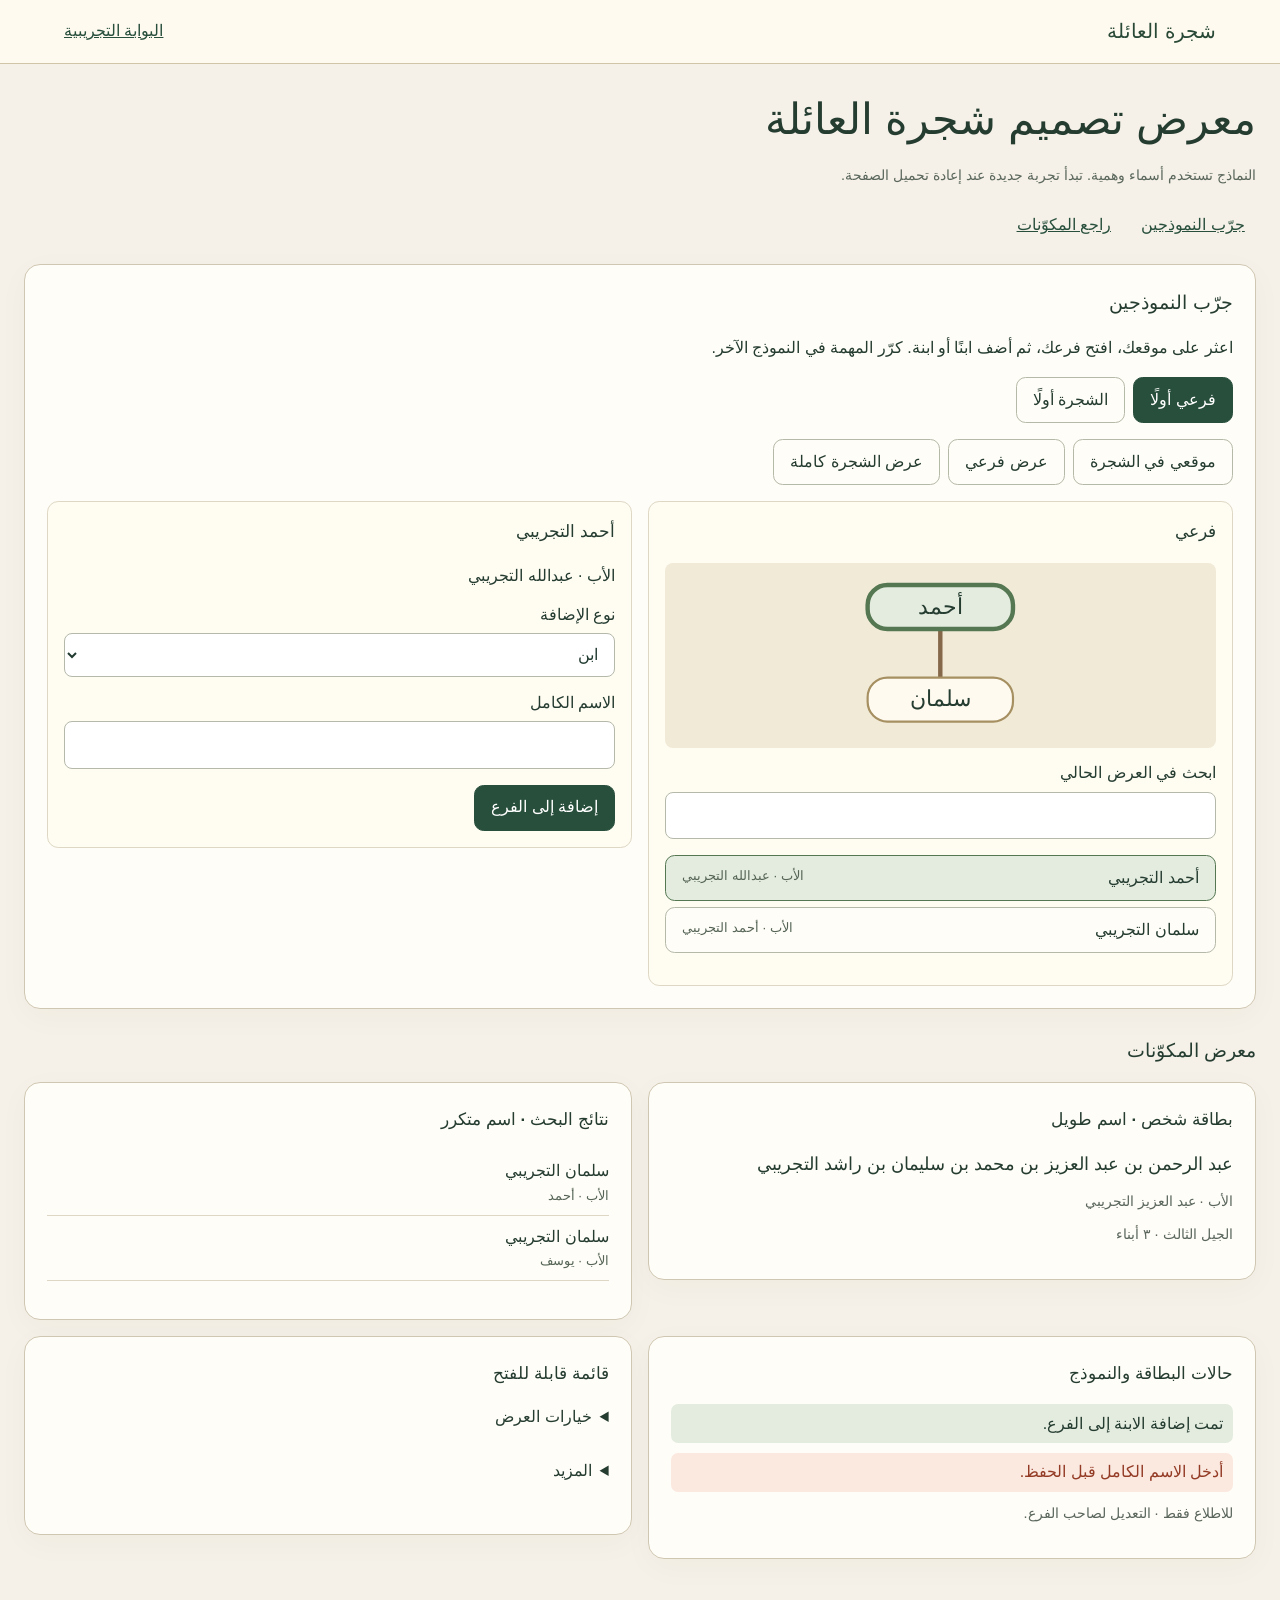
<file: portal/design-review.html>
<!doctype html>
<html lang="ar" dir="rtl">
<head>
  <meta charset="utf-8">
  <meta name="viewport" content="width=device-width, initial-scale=1">
  <title>معرض تصميم شجرة العائلة</title>
  <link rel="stylesheet" href="style.css">
  <link rel="stylesheet" href="design-review.css">
  <script src="design-review.js" defer></script>
</head>
<body>
  <header class="site-header"><a class="brand" href="../index.html">شجرة العائلة</a><a href="preview.html">البوابة التجريبية</a></header>
  <main>
    <h1>معرض تصميم شجرة العائلة</h1>
    <p class="hint">النماذج تستخدم أسماء وهمية. تبدأ تجربة جديدة عند إعادة تحميل الصفحة.</p>
    <nav class="review-nav" aria-label="أقسام المعرض">
      <a href="#prototype">جرّب النموذجين</a><a href="#components">راجع المكوّنات</a>
    </nav>

    <section class="panel prototype" id="prototype" aria-labelledby="prototype-title">
      <h2 id="prototype-title">جرّب النموذجين</h2>
      <p>اعثر على موقعك، افتح فرعك، ثم أضف ابنًا أو ابنة. كرّر المهمة في النموذج الآخر.</p>
      <div class="prototype-modes" role="group" aria-label="نقطة بداية العرض">
        <button type="button" data-start="branch" aria-pressed="true">فرعي أولًا</button>
        <button type="button" data-start="tree" aria-pressed="false">الشجرة أولًا</button>
      </div>
      <div class="review-tools">
        <button type="button" id="find-me">موقعي في الشجرة</button>
        <button type="button" id="branch-view">عرض فرعي</button>
        <button type="button" id="full-view">عرض الشجرة كاملة</button>
      </div>
      <div class="prototype-grid">
        <section class="review-preview" aria-labelledby="view-title">
          <h3 id="view-title">فرعي</h3>
          <div class="demo-diagram"><svg id="demo-tree" role="img" aria-label="رسم النسب. لاختيار شخص، استخدم قائمة الأسماء أدناه."></svg></div>
          <label for="demo-search">ابحث في العرض الحالي</label>
          <input id="demo-search" type="search" autocomplete="off">
          <ul id="demo-people" class="demo-people"></ul>
        </section>
        <section class="review-preview" id="demo-card" aria-labelledby="demo-title">
          <h3 id="demo-title" tabindex="-1">بطاقة الشخص</h3>
          <p id="demo-lineage"></p>
          <p id="demo-message" role="status"></p>
          <form id="demo-add">
            <label for="demo-gender">نوع الإضافة</label>
            <select id="demo-gender"><option value="m">ابن</option><option value="f">ابنة</option></select>
            <label for="demo-name">الاسم الكامل</label>
            <input id="demo-name" required maxlength="120" autocomplete="off">
            <button class="primary" type="submit">إضافة إلى الفرع</button>
          </form>
        </section>
      </div>
    </section>

    <section id="components" aria-labelledby="components-title">
      <h2 id="components-title">معرض المكوّنات</h2>
      <div class="component-grid">
        <article class="panel">
          <h3>بطاقة شخص · اسم طويل</h3>
          <p class="sample-name">عبد الرحمن بن عبد العزيز بن محمد بن سليمان بن راشد التجريبي</p>
          <p class="hint">الأب · عبد العزيز التجريبي</p>
          <p class="hint">الجيل الثالث · ٣ أبناء</p>
        </article>
        <article class="panel">
          <h3>نتائج البحث · اسم متكرر</h3>
          <ul class="sample-results"><li>سلمان التجريبي <small>الأب · أحمد</small></li><li>سلمان التجريبي <small>الأب · يوسف</small></li></ul>
        </article>
        <article class="panel">
          <h3>حالات البطاقة والنموذج</h3>
          <p class="sample-status">تمت إضافة الابنة إلى الفرع.</p>
          <p class="sample-error">أدخل الاسم الكامل قبل الحفظ.</p>
          <p class="hint">للاطلاع فقط · التعديل لصاحب الفرع.</p>
        </article>
        <article class="panel">
          <h3>قائمة قابلة للفتح</h3>
          <details><summary>خيارات العرض</summary><p>طريقة الرسم · تلوين الأجيال · ملاءمة العرض</p></details>
          <details><summary>المزيد</summary><p>ملصق الطباعة · سجل التعديلات · المساعدة</p></details>
        </article>
      </div>
    </section>
  </main>
</body>
</html>
</file>
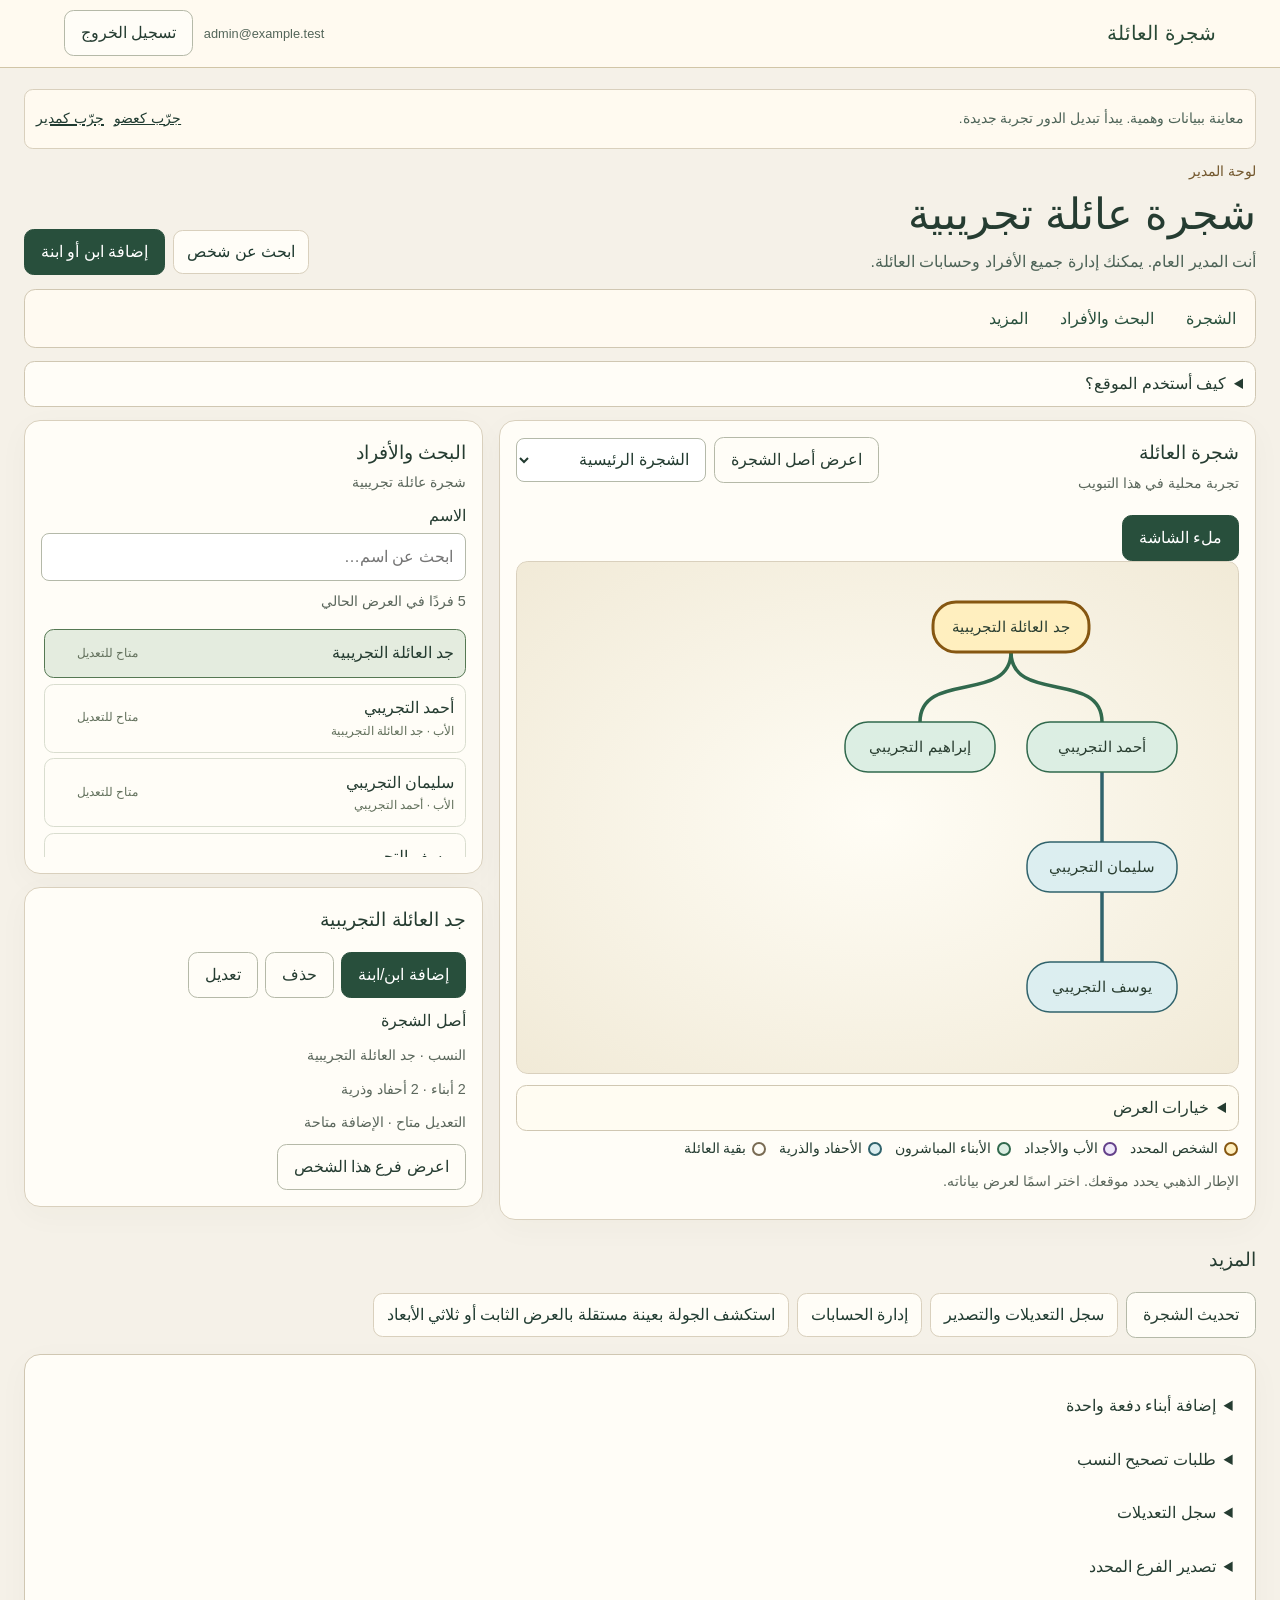
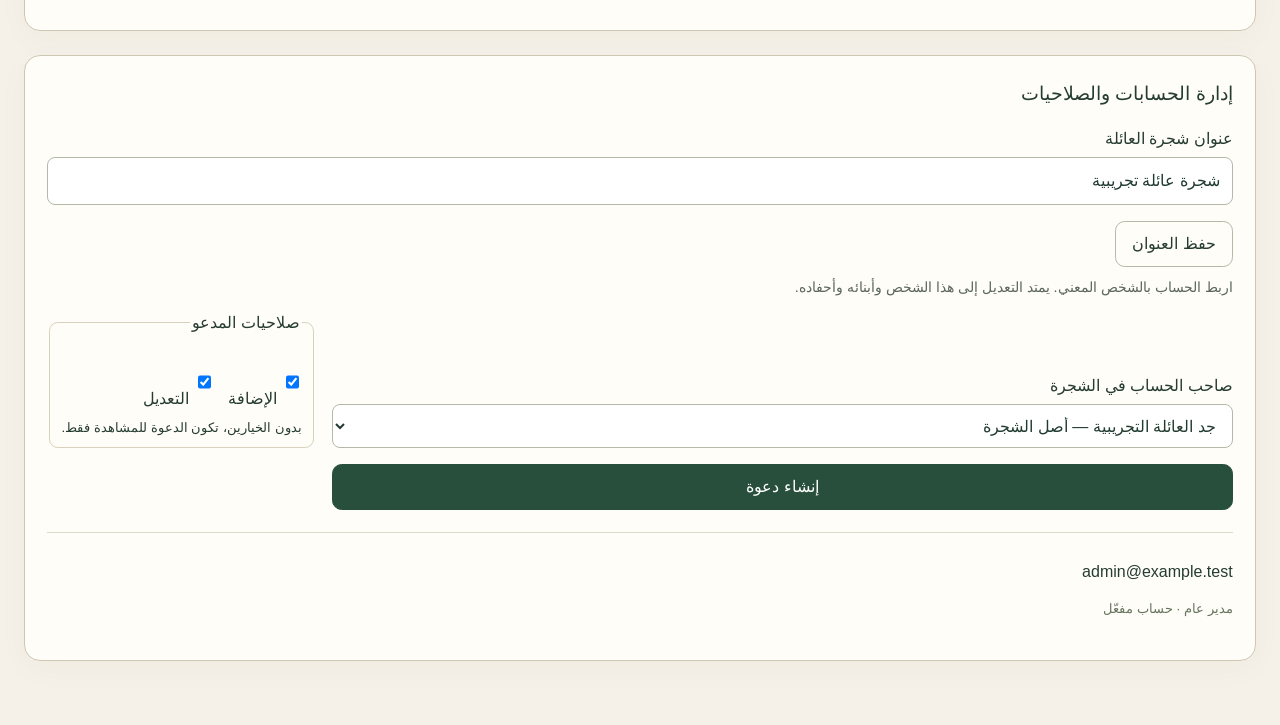
<file: portal/preview.html>
<!doctype html>
<html lang="ar" dir="rtl">
<head>
  <meta charset="utf-8">
  <meta name="viewport" content="width=device-width, initial-scale=1, viewport-fit=cover">
  <title>تجربة بوابة العائلة</title>
  <link rel="stylesheet" href="style.css?v=7d09a14134">
  <script src="../Claud/botanical-core.js?v=7d09a14134" defer></script>
  <script src="preview.js?v=7d09a14134" defer></script>
  <script src="app.js?v=7d09a14134" defer></script>
</head>
<body>
  <header class="site-header">
    <a class="brand" href="../">شجرة العائلة</a>
    <div id="session" hidden><span id="identity" dir="ltr"></span><button id="logout" type="button">تسجيل الخروج</button></div>
  </header>
  <main>
    <aside class="preview-banner" aria-label="أدوار المعاينة"><p>معاينة ببيانات وهمية. يبدأ تبديل الدور تجربة جديدة.</p><nav aria-label="اختر دورًا تجريبيًا"><a href="?role=member">جرّب كعضو</a><a href="?role=admin">جرّب كمدير</a></nav></aside>
    <p id="notice" role="status" aria-live="polite" tabindex="-1"></p>
    <section id="access" class="access">
      <div class="intro"><p class="eyebrow">بوابة العائلة</p><h1>ادخل إلى شجرة عائلتك</h1><p>شاهد موقعك في الشجرة وتصفّح أفراد العائلة والفرع المرتبط بحسابك.</p></div>
      <div class="access-card">
        <nav class="tabs" aria-label="الدخول إلى الحساب">
          <button id="show-login" type="button" aria-pressed="true">تسجيل الدخول</button>
          <button id="show-activate" type="button" aria-pressed="false">تفعيل دعوة</button>
        </nav>
        <form id="login-form" method="post">
          <h2>أهلًا بك</h2>
          <label for="identifier">رمز الحساب أو معرّف حسابك السابق</label>
          <input id="identifier" name="identifier" autocomplete="username" dir="ltr" required maxlength="254">
          <label for="password">كلمة المرور</label>
          <input id="password" name="password" type="password" autocomplete="current-password" dir="ltr" required>
          <button class="primary" type="submit">دخول</button>
          <p class="hint">للعودة إلى المدير التجريبي استخدم admin@example.test وكلمة المرور FamilyDemo-2026.</p>
        </form>
        <form id="activate-form" method="post" hidden>
          <h2>فعّل حسابك</h2>
          <label for="code">رمز الدعوة</label>
          <input id="code" name="code" autocomplete="off" dir="ltr" required maxlength="256">
          <label for="initial-password">كلمة المرور المؤقتة</label>
          <input id="initial-password" name="initialPassword" type="password" autocomplete="off" dir="ltr" maxlength="32" aria-describedby="temporary-password-help">
          <p id="temporary-password-help" class="hint">استخدم كلمة المرور التي سلّمها لك المدير مع الرمز. الدعوات القديمة تكتفي بالرمز.</p>
          <label for="new-password">اختر كلمة مرور</label>
          <input id="new-password" name="password" type="password" autocomplete="new-password" dir="ltr" minlength="12" required aria-describedby="password-help">
          <p id="password-help" class="hint">استخدم ١٢ محرفًا على الأقل.</p>
          <button class="primary" type="submit">تفعيل الحساب</button>
        </form>
      </div>
    </section>
    <section id="workspace" hidden>
      <div class="workspace-heading">
        <div><p id="workspace-role" class="eyebrow"></p><h1 id="workspace-name">شجرة العائلة</h1><p id="permission-summary"></p></div>
        <div class="workspace-actions"><a href="#search" class="workspace-shortcut">ابحث عن شخص</a><button id="quick-add" class="primary" type="button" hidden>إضافة ابن أو ابنة</button></div>
      </div>
      <nav class="workspace-nav" aria-label="أقسام بوابة العائلة">
        <a href="#live-tree">الشجرة</a>
        <a href="#search">البحث والأفراد</a>
        <a href="#more-tools">المزيد</a>
      </nav>
      <details class="workspace-help">
        <summary>كيف أستخدم الموقع؟</summary>
        <ol>
          <li>اضغط «موقعي في الشجرة» لتجد اسمك، أو ابحث عن شخص بالاسم.</li>
          <li>اختر اسمًا لعرض بطاقته. إذا كانت لديك صلاحية الإضافة، ستجد فيها نموذج إضافة ابن أو ابنة.</li>
          <li>من «خيارات العرض» يمكنك تغيير شكل الشجرة وألوانها. تجد الطباعة وسجل التغييرات في «المزيد».</li>
        </ol>
      </details>
      <div class="workspace-board">
      <section id="live-tree" class="panel live-panel" aria-labelledby="live-tree-title">
        <div class="tree-heading"><div><h2 id="live-tree-title">موقعك في شجرة العائلة</h2><p id="live-status" class="hint" role="status">جارٍ الاتصال بالتحديثات…</p></div>
          <div class="tree-tools"><button id="locate-me" type="button">موقعي في الشجرة</button><label for="tree-scope" class="sr-only">نطاق عرض الشجرة</label><select id="tree-scope"><option value="mine" hidden>فرعي: أبنائي وأحفادي</option><option value="family" hidden>العائلة مع فرعي</option><option value="shared">الشجرة الرئيسية</option><option value="all">الكل: شجرة العائلة</option><option value="branch">فرع الشخص المحدد</option></select><div id="focused-color-slot"></div><div id="focused-drawing-slot"></div></div></div>
        <div class="tree-tools tree-view-toolbar">
          <button id="tree-focus-toggle" class="primary" type="button" aria-pressed="false">ملء الشاشة</button>
          <div id="focused-navigation">
            <button id="tree-search-open" type="button" aria-haspopup="dialog">بحث</button>
            <button id="tree-locate" type="button">الموقع</button>
          </div>
          <div id="botanical-zoom" hidden>
            <button id="botanical-zoom-in" type="button" aria-label="تكبير الشجرة">تكبير +</button>
            <button id="botanical-zoom-out" type="button" aria-label="تصغير الشجرة">تصغير −</button>
            <button id="botanical-fit" type="button">ملاءمة الشاشة</button>
            <button id="tree-overview" type="button" aria-pressed="false">نظرة كاملة</button>
          </div>
          <button id="botanical-add" type="button" hidden>إضافة ابن للشخص المحدد</button>
        </div>
        <p id="tree-focus-status" class="hint" aria-hidden="true"></p>
        <p id="tree-scale-help" class="hint" hidden></p>
        <section id="member-context" aria-label="الداعي وسلسلة النسب" hidden>
          <p id="member-inviter" class="hint" hidden></p>
          <nav id="member-lineage" aria-label="الأب والأجداد"></nav>
        </section>
        <div id="tree-stage">
          <div id="tree-view" class="tree-canvas" tabindex="0" aria-label="شجرة العائلة الحية"></div>
          <div id="tree-node-actions" class="tree-node-actions" role="group" aria-label="إجراءات الشخص المحدد" hidden>
            <p id="tree-node-name"></p>
            <p id="tree-node-detail" hidden></p>
            <div class="tree-node-buttons">
              <button type="button" data-action="person-add" class="primary">إضافة</button>
              <button type="button" data-action="person-edit">تعديل</button>
              <button type="button" data-action="person-delete">حذف</button>
            </div>
          </div>
        </div>
        <details class="display-options">
          <summary>خيارات العرض</summary>
          <div id="standard-drawing-slot"><div id="tree-drawing-tools" class="tree-tools botanical-tools">
          <label for="tree-drawing">طريقة العرض</label>
          <select id="tree-drawing"><option value="classic">مخطط الشجرة</option><option value="folded">فروع قابلة للطي</option><option value="radial">المخطط الشعاعي</option><option value="botanical">الشجرة النباتية</option></select>
          </div></div>
          <div id="standard-color-slot"><div id="tree-color-tools" class="tree-color-tools">
          <label for="tree-color-mode">تلوين الشجرة</label>
          <select id="tree-color-mode">
            <option value="relationship">حسب القرابة</option>
            <option value="membership" hidden>فرعي مميّز</option>
            <option value="generation">حسب الجيل</option>
            <option value="gender">حسب الجنس</option>
          </select>
          </div></div>
        </details>
        <ul id="tree-color-legend" aria-label="مفتاح ألوان الشجرة"></ul>
        <p class="hint">الإطار الذهبي يحدد موقعك. اختر اسمًا لعرض بياناته.</p>
        <p class="hint" id="tree-ancestor-hint" hidden>اختر «الشجرة الرئيسية» أو «الكل» لعرض الأب والأجداد.</p>
      </section>
      <dialog id="tree-search-dialog" aria-label="البحث في الشجرة">
        <div class="tree-search-head"><button id="tree-search-close" type="button">إغلاق البحث</button></div>
      </dialog>
      <div class="workspace-grid">
        <section class="panel family-panel" aria-labelledby="family-title">
          <h2>البحث والأفراد</h2>
          <p id="family-title" class="hint">أفراد العائلة</p>
          <label for="search">الاسم</label>
          <div class="search-field">
            <input id="search" type="search" placeholder="ابحث عن اسم…" autocomplete="off">
            <button id="clear-search" type="button" hidden>مسح</button>
          </div>
          <p id="tree-count" class="hint" role="status"></p>
          <div id="search-empty" class="hint" hidden>
            <p>لم نجد اسمًا مطابقًا. جرّب جزءًا من الاسم.</p>
            <button id="search-main-tree" type="button" hidden>ابحث في الشجرة الرئيسية</button>
          </div>
          <div id="people" class="people"></div>
        </section>
        <aside class="panel details" aria-labelledby="person-title">
          <h2 id="person-title" tabindex="-1">اختر شخصًا من الشجرة</h2>
          <div id="person-quick-actions" class="person-quick-actions" hidden>
            <button id="person-add" type="button" class="primary">إضافة ابن/ابنة</button>
            <button id="person-delete" type="button">حذف</button>
            <button id="person-edit" type="button">تعديل</button>
          </div>
          <p id="person-parent"></p>
          <p id="person-lineage" class="hint"></p>
          <p id="person-descendants" class="hint"></p>
          <p id="person-access" class="hint"></p>
          <div class="person-actions">
            <button id="show-person-branch" type="button" hidden>اعرض فرع هذا الشخص</button>
            <button id="return-to-results" type="button" hidden>العودة إلى النتائج</button>
          </div>
          <dialog id="person-action-dialog" aria-labelledby="person-action-title" aria-describedby="person-action-target">
          <div class="person-dialog-head">
            <h2 id="person-action-title" tabindex="-1"></h2>
            <button id="person-action-close" type="button">إغلاق</button>
          </div>
          <p id="person-action-target" class="hint"></p>
          <p id="person-action-status" class="hint" role="status"></p>
          <form id="edit-form" method="post" hidden>
            <label for="person-name">الاسم الكامل</label>
            <input id="person-name" name="name" required maxlength="300">
            <label for="person-gender">الجنس</label>
            <select id="person-gender"><option value="m">ذكر</option><option value="f">أنثى</option></select>
            <p id="person-gender-hint" class="hint" hidden>تغيير الجنس يغيّر نطاق ظهور الاسم في الشجرة.</p>
            <label for="person-birth">تاريخ الميلاد (ميلادي)</label>
            <input id="person-birth" type="date" aria-describedby="person-age">
            <output id="person-age" for="person-birth person-life" class="hint"></output>
            <label for="person-life">الحالة</label>
            <select id="person-life"><option value="unknown">غير محددة</option><option value="living">على قيد الحياة</option><option value="deceased">متوفّى</option></select>
            <label for="person-phone">رقم الجوال</label>
            <input id="person-phone" type="tel" dir="ltr" maxlength="32">
            <label for="person-email">البريد الإلكتروني</label>
            <input id="person-email" type="email" dir="ltr" maxlength="254">
            <label for="person-photo">الصورة الشخصية</label>
            <img id="person-photo-preview" alt="الصورة الشخصية" hidden>
            <input id="person-photo" type="file" accept="image/jpeg,image/png,image/webp">
            <label id="person-photo-remove-label" hidden><input id="person-photo-remove" type="checkbox"> إزالة الصورة الحالية</label>
            <p class="hint">بيانات التواصل والصورة تظهر في نموذج التعديل للحسابات المخوّلة. هذه الحقول لا تغيّر بيانات الدخول.</p>
            <button type="submit" class="primary">حفظ التعديلات</button>
            <p data-form-status class="hint" role="status"></p>
          </form>
          <section id="person-invite-panel" aria-labelledby="invite-permissions-title" hidden>
            <fieldset>
              <legend id="invite-permissions-title">صلاحيات المدعو</legend>
              <label><input id="invite-allow-add" type="checkbox" checked> إضافة أشخاص في فرعه</label>
              <label><input id="invite-allow-edit" type="checkbox" checked> تعديل بيانات فرعه وحذف السجلات المؤهلة</label>
              <p class="hint">أزل التحديد عن الخيارين للسماح بالمشاهدة فقط.</p>
            </fieldset>
            <button id="invite-selected-person" type="button">إنشاء دعوة لهذا الشخص</button>
            <div id="selected-invitation" hidden>
              <p id="selected-invitation-info" class="hint"></p>
              <label for="selected-invitation-link">رابط التفعيل</label>
              <input id="selected-invitation-link" type="url" dir="ltr" readonly>
              <button id="copy-selected-invitation" type="button">نسخ الرابط أو الرمز</button>
              <a id="selected-invitation-mail" hidden>فتح مسودة بريد</a>
              <label for="selected-invitation-password">كلمة المرور المؤقتة</label>
              <input id="selected-invitation-password" dir="ltr" readonly autocomplete="off">
            </div>
            <p id="selected-invitation-status" role="status"></p>
          </section>
          <form id="add-form" method="post" hidden>
            <label for="child-gender">الجنس</label>
            <select id="child-gender" name="gender"><option value="m">ابن</option><option value="f">ابنة</option></select>
            <label for="parent">الأب</label>
            <select id="parent" name="parentId" required></select>
            <label id="child-name-label" for="child-name">اسم الابن الكامل</label>
            <input id="child-name" name="name" required maxlength="300">
            <label for="child-birth">تاريخ الميلاد (ميلادي، اختياري)</label>
            <input id="child-birth" type="date" aria-describedby="child-age">
            <output id="child-age" for="child-birth" class="hint"></output>
            <label for="child-photo">الصورة (اختيارية)</label>
            <input id="child-photo" type="file" accept="image/jpeg,image/png,image/webp">
            <p id="private-child-hint" class="hint" hidden>تظهر الابنة في فرع أبيها، وفي «الكل» لأفراد العائلة المسجّلين.</p>
            <button id="add-child-button" class="primary" type="submit">إضافة إلى الشجرة</button>
            <p data-form-status class="hint" role="status"></p>
          </form>
          <form id="person-delete-form" hidden>
            <label for="person-delete-target">اختر الشخص المراد حذفه</label>
            <select id="person-delete-target" required></select>
            <label><input id="person-delete-confirm" type="checkbox" required> أؤكد حذف السجل المحدد نهائيًا</label>
            <button type="submit" class="danger">حذف السجل</button>
            <p data-form-status class="hint" role="status"></p>
          </form>
          </dialog>
        </aside>
      </div>
      </div>
      <div id="more-tools" class="more-tools" tabindex="-1">
        <h2>المزيد</h2>
        <div class="more-links">
          <button id="refresh" type="button">تحديث الشجرة</button>
          <a href="#family-workflows">سجل التعديلات والتصدير</a>
          <a id="admin-link" href="#administration" hidden>إدارة الحسابات</a>
          <a href="world/">استكشف الجولة بعينة مستقلة بالعرض الثابت أو ثلاثي الأبعاد</a>
        </div>
      </div>
      <section id="comparison" class="panel comparison-panel" hidden aria-labelledby="comparison-title">
        <h2 id="comparison-title">الشجرة قبل آخر تعديل وبعده</h2>
        <p id="comparison-description" class="hint"></p>
        <div class="comparison-grid"><section><h3>قبل التعديل</h3><div id="before-tree" class="tree-canvas" tabindex="0" aria-label="الشجرة قبل التعديل"></div></section><section><h3>بعد التعديل</h3><div id="after-tree" class="tree-canvas" tabindex="0" aria-label="الشجرة بعد التعديل"></div></section></div>
      </section>
      <section id="private-daughters" class="panel" hidden aria-labelledby="private-daughters-title">
        <h2 id="private-daughters-title" tabindex="-1">بناتي</h2>
        <p class="hint">يمكنك دعوة كل ابنة لحسابها، وتظهر الأسماء لأفراد العائلة المسجّلين عند اختيار «الكل».</p>
        <p id="private-daughters-empty">لم تضف بنات بعد.</p>
        <fieldset class="invite-grants" id="daughter-grants" hidden>
          <legend>صلاحيات الدعوة التالية</legend>
          <label><input id="daughter-invite-allow-add" type="checkbox" checked> الإضافة</label>
          <label><input id="daughter-invite-allow-edit" type="checkbox" checked> التعديل</label>
          <small>بدون الخيارين، تكون الدعوة للمشاهدة فقط.</small>
        </fieldset>
        <ul id="private-daughters-list"></ul>
        <div id="daughter-invitation" class="invitation" hidden>
          <h3 id="daughter-invitation-person"></h3>
          <p>سلّم الرمز وكلمة المرور المؤقتة لصاحبة الحساب على انفراد لتفعيله خلال ٢٤ ساعة.</p>
          <label for="daughter-invitation-code">رمز الدعوة</label><input id="daughter-invitation-code" readonly dir="ltr" autocomplete="off">
          <label for="daughter-invitation-password">كلمة المرور المؤقتة</label><input id="daughter-invitation-password" readonly dir="ltr" autocomplete="off">
          <button id="copy-daughter-invitation" type="button">نسخ بيانات الدعوة</button>
        </div>
      </section>
      <section id="family-workflows" class="panel">
        <details id="batch-section">
          <summary>إضافة أبناء دفعة واحدة</summary>
          <form id="batch-form" method="post">
            <label for="batch-parent">الأب</label><select id="batch-parent" required></select>
            <label for="batch-names">أسماء الأبناء، اسم كامل في كل سطر</label>
            <textarea id="batch-names" rows="5" maxlength="15050"></textarea>
            <button id="batch-preview-button" type="button">معاينة الأسماء</button>
            <div id="batch-preview" hidden></div>
            <button id="batch-save" type="submit" disabled>حفظ الدفعة</button>
          </form>
        </details>
        <details id="correction-section">
          <summary>طلبات تصحيح النسب</summary>
          <form id="correction-form" method="post">
            <label for="correction-kind">نوع الطلب</label><select id="correction-kind"><option value="reparent">تصحيح الأب</option><option value="merge">دمج اسم مكرر</option></select>
            <label for="correction-person">الشخص المطلوب تصحيحه</label><select id="correction-person" required></select>
            <label id="correction-parent-label" for="correction-parent">الأب الصحيح</label><select id="correction-parent" required></select>
            <label for="correction-note">سبب الطلب والمصدر</label><textarea id="correction-note" rows="3" required maxlength="1000"></textarea>
            <button type="submit">إرسال للمراجعة</button>
          </form>
          <button id="corrections-refresh" type="button">تحديث الطلبات</button>
          <ul id="corrections-list"></ul>
        </details>
        <details id="history-section">
          <summary>سجل التعديلات</summary>
          <button id="history-refresh" type="button">تحديث السجل</button><ol id="history-list"></ol>
        </details>
        <details id="export-section">
          <summary>تصدير الفرع المحدد</summary>
          <p>يضم التصدير أسماء الشجرة الرئيسية في الفرع المحدد.</p>
          <button id="branch-export" type="button">تنزيل صفحة طباعة الفرع</button>
          <button id="branch-svg-export" type="button">تنزيل رسم الفرع SVG</button>
        </details>
      </section>
      <section id="administration" class="panel administration" hidden aria-labelledby="admin-title">
        <h2 id="admin-title">إدارة الحسابات والصلاحيات</h2>
        <form id="title-form" class="title-form" method="post"><label for="tree-title">عنوان شجرة العائلة</label><input id="tree-title" name="title" maxlength="200" required><button type="submit">حفظ العنوان</button></form>
        <p class="hint">اربط الحساب بالشخص المعني. يمتد التعديل إلى هذا الشخص وأبنائه وأحفاده.</p>
        <form id="invite-form" class="invite-form" method="post">
          <div><label for="invite-person">صاحب الحساب في الشجرة</label><select id="invite-person" name="personId" required></select></div>
          <fieldset class="invite-grants">
            <legend>صلاحيات المدعو</legend>
            <label><input id="admin-invite-allow-add" type="checkbox" checked> الإضافة</label>
            <label><input id="admin-invite-allow-edit" type="checkbox" checked> التعديل</label>
            <small>بدون الخيارين، تكون الدعوة للمشاهدة فقط.</small>
          </fieldset>
          <button class="primary" type="submit">إنشاء دعوة</button>
        </form>
        <div id="invitation" class="invitation" hidden>
          <h3 id="invitation-person"></h3>
          <p>سلّم الرمز وكلمة المرور المؤقتة لصاحب الحساب بطريقة خاصة. تبقى الدعوة صالحة ٢٤ ساعة ولمرة واحدة.</p>
          <label for="invitation-code">رمز الدعوة</label><input id="invitation-code" readonly dir="ltr" autocomplete="off">
          <label for="invitation-password">كلمة المرور المؤقتة</label><input id="invitation-password" readonly dir="ltr" autocomplete="off">
          <button id="copy-invitation" type="button">نسخ بيانات الدعوة</button>
        </div>
        <div id="accounts" class="accounts"></div>
      </section>
    </section>
  </main>
</body>
</html>
</file>
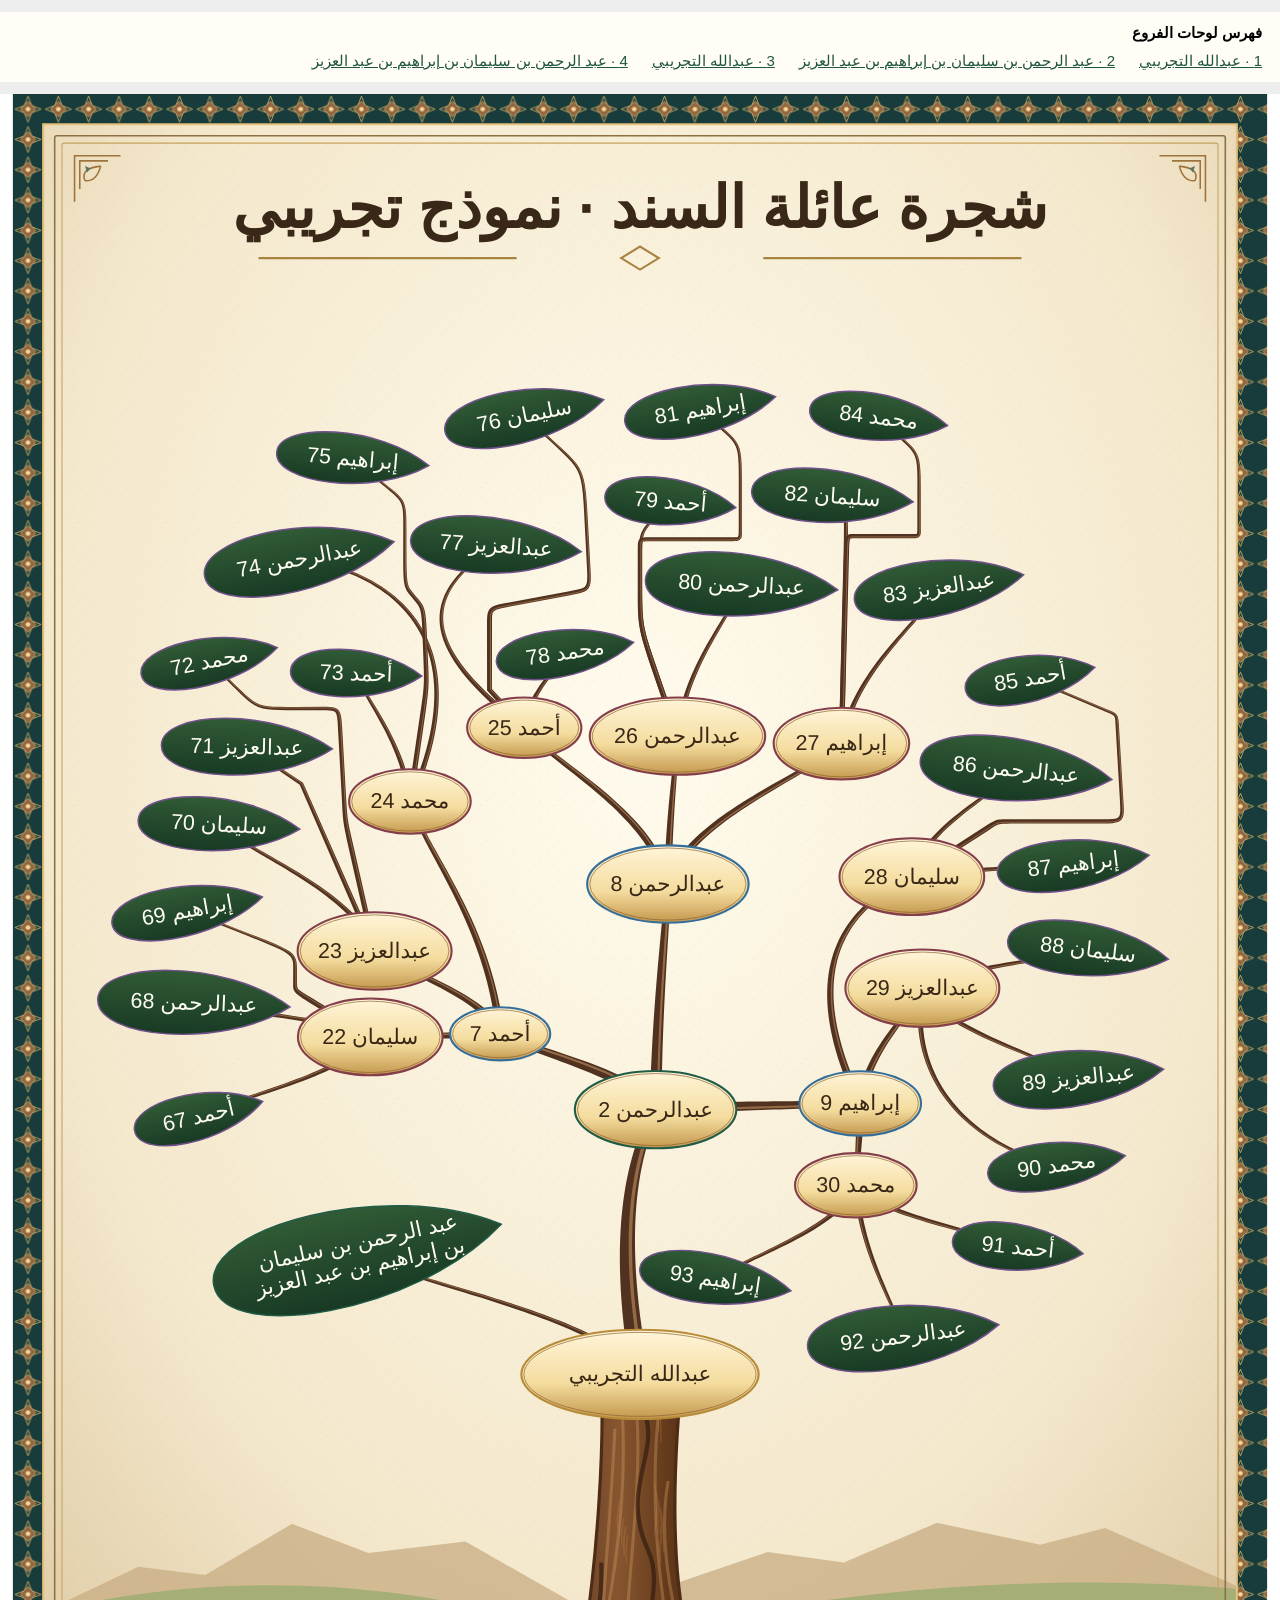
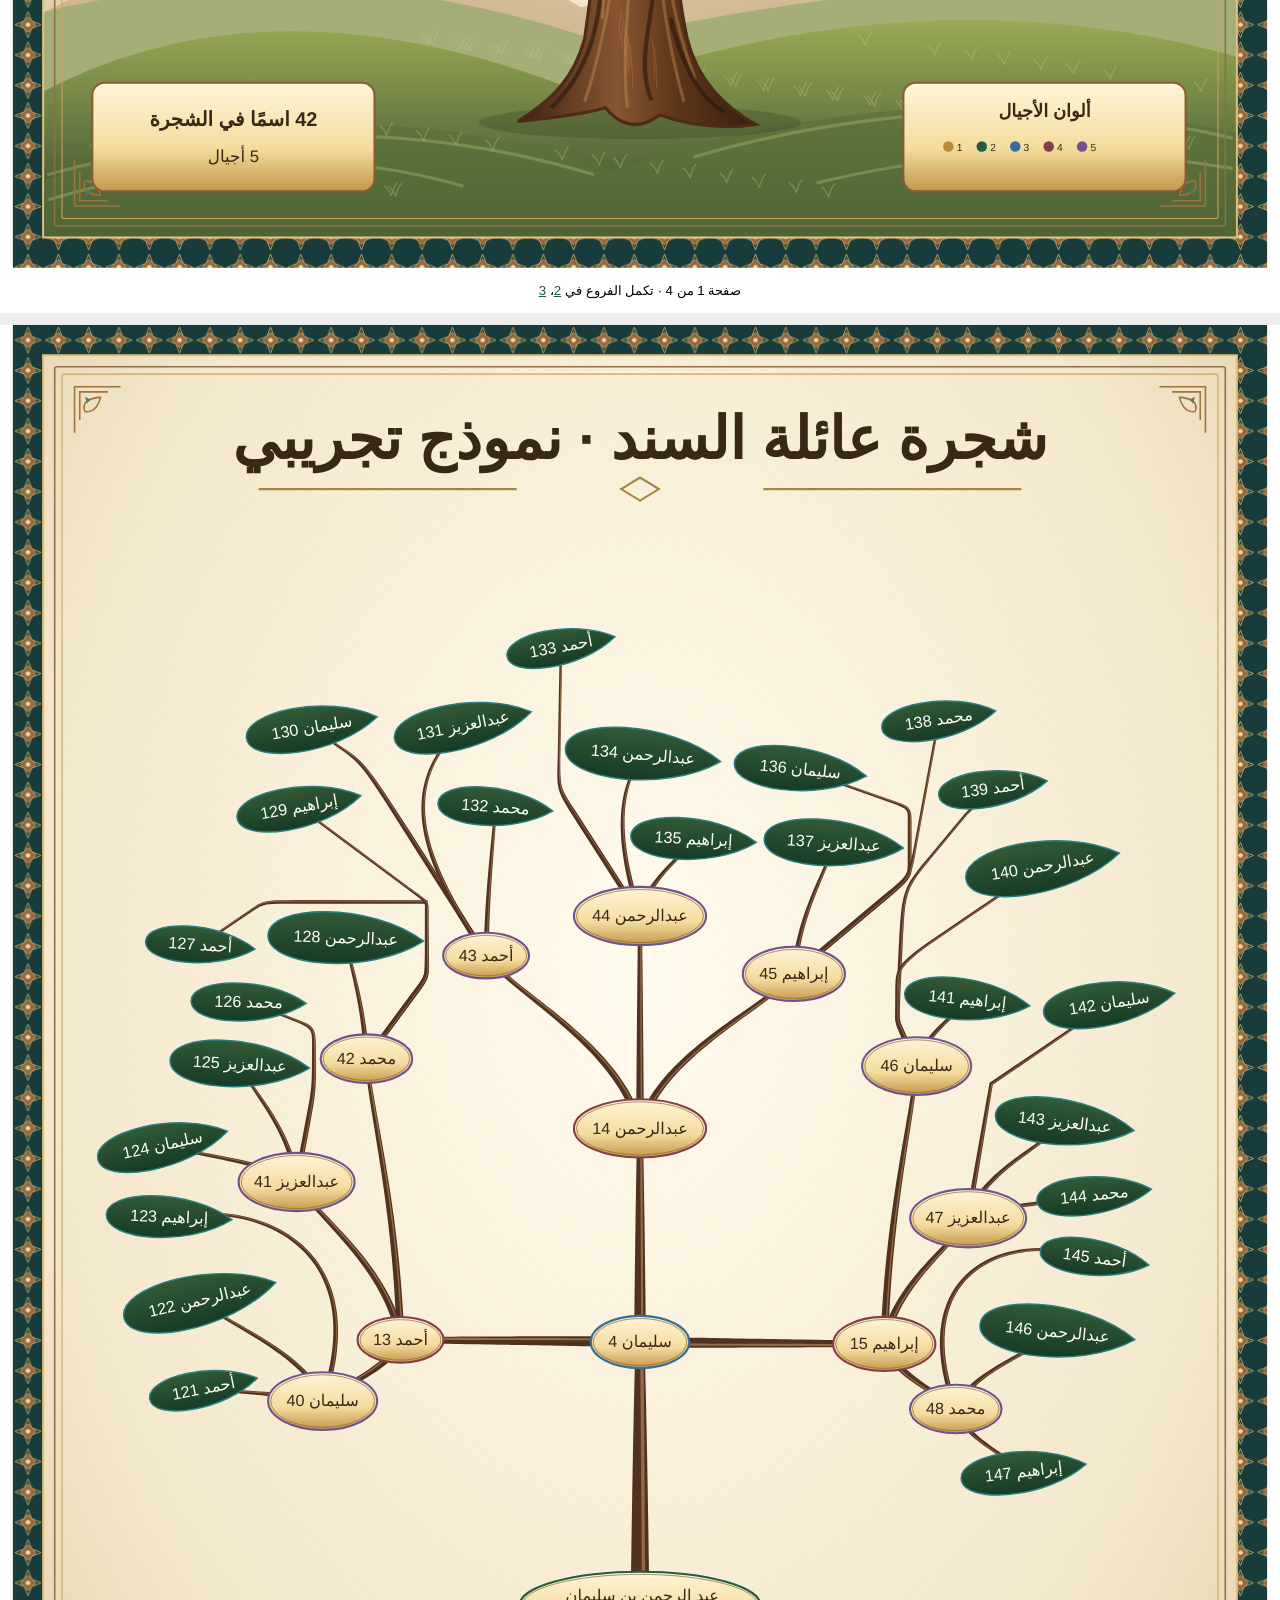
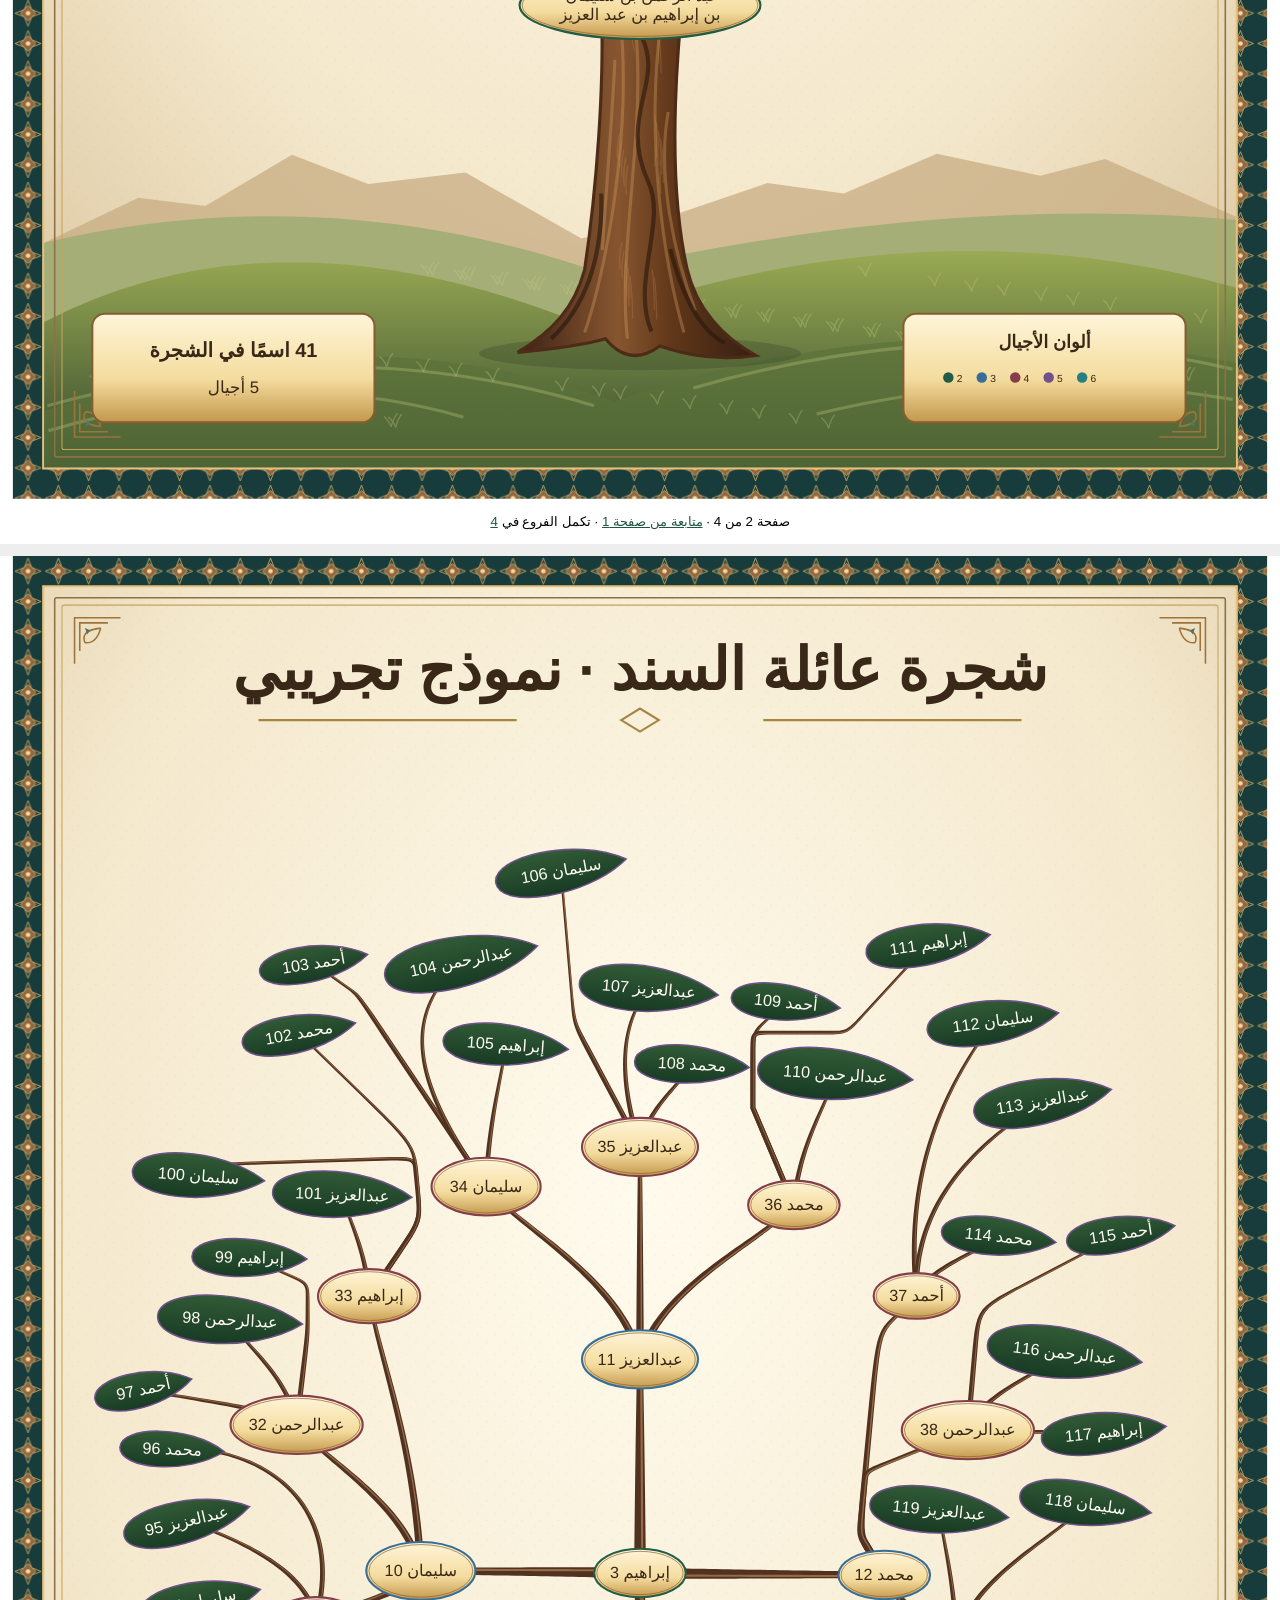
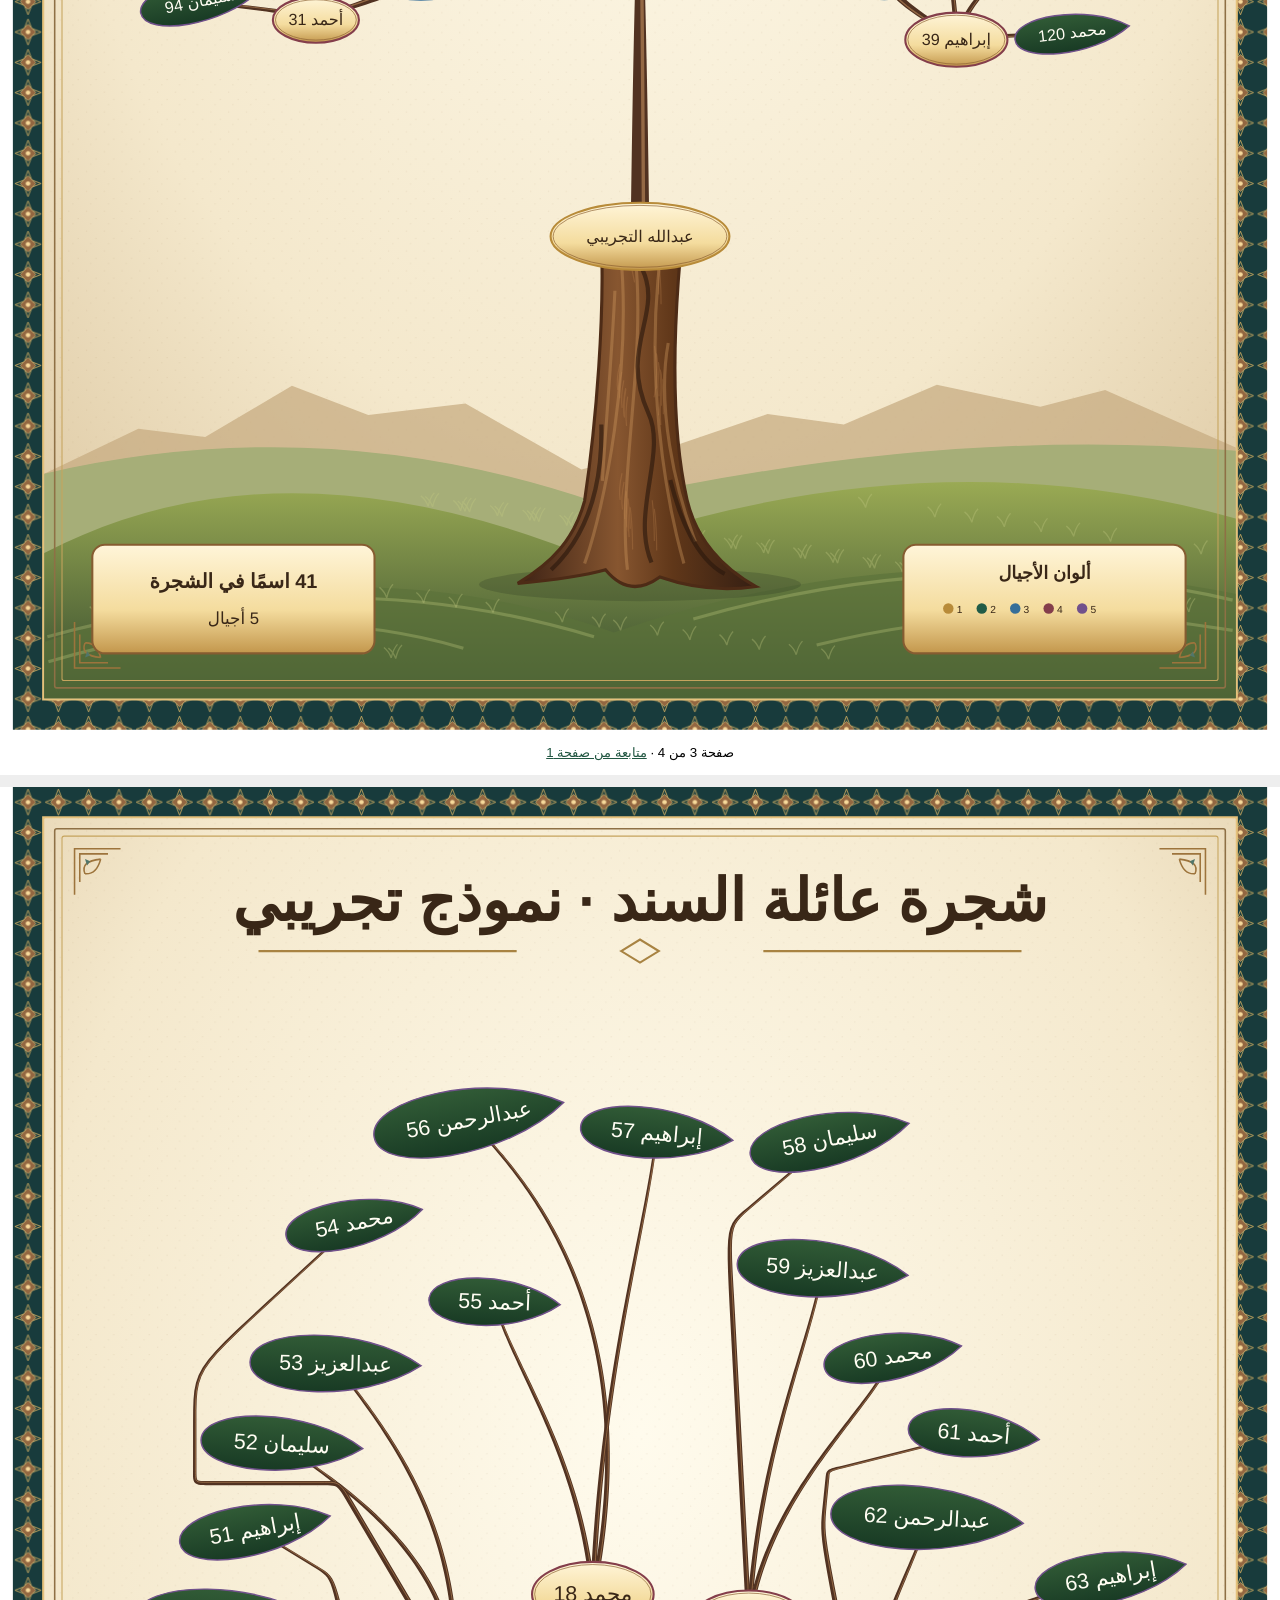
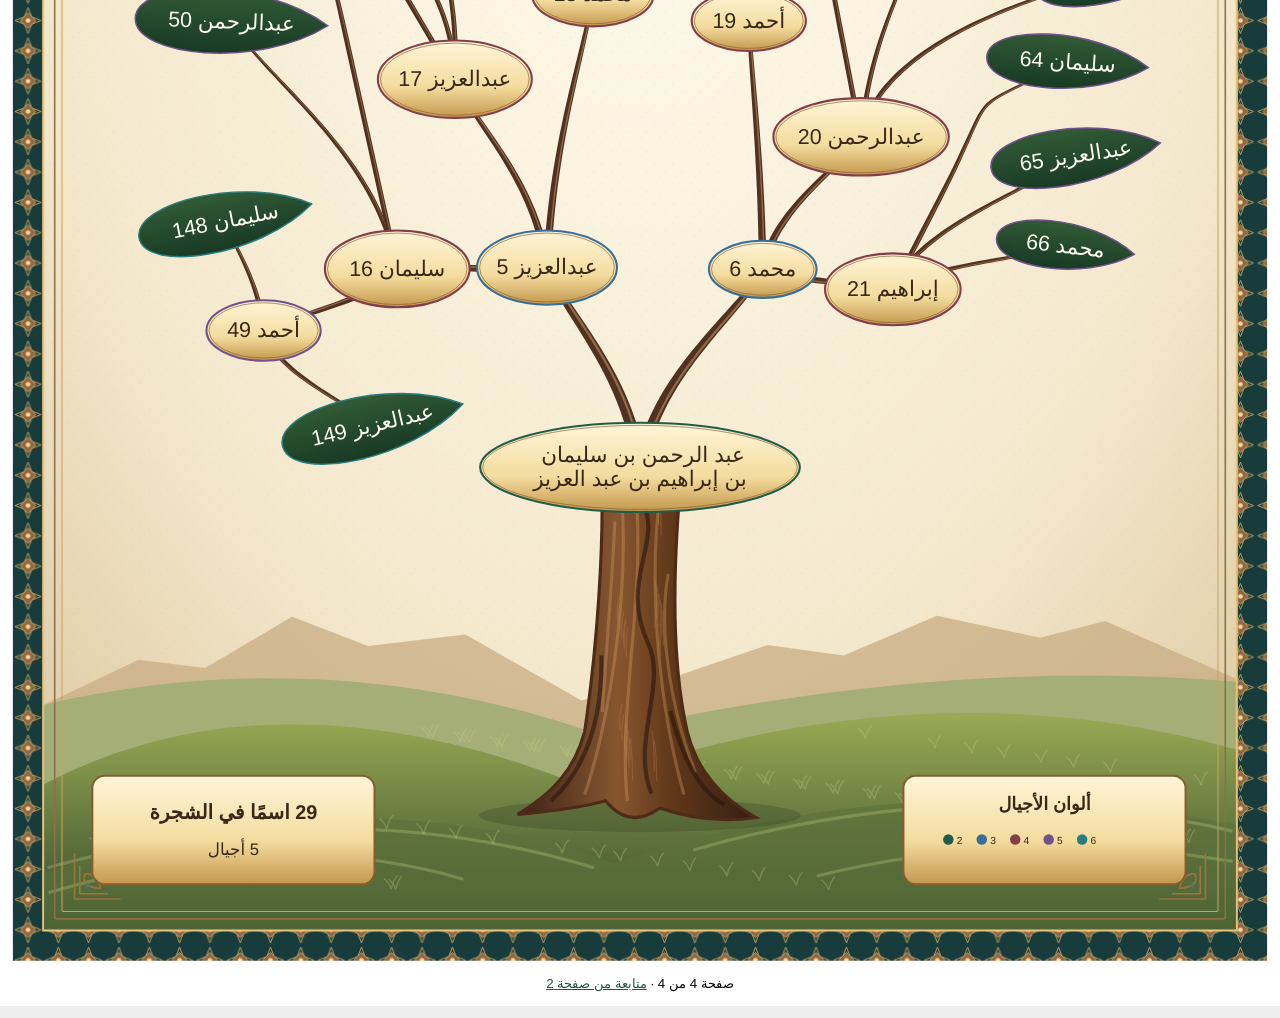
<file: samples/branches-150.html>
<!doctype html><html lang="ar" dir="rtl"><meta charset="utf-8"><meta name="viewport" content="width=device-width,initial-scale=1"><title>شجرة عائلة السند · نموذج تجريبي</title><style>
          @page{size:420mm 594mm;margin:0}*{box-sizing:border-box}body{margin:0;background:#eee}
          section{width:420mm;height:594mm;margin:0 auto 12px;background:white;break-inside:avoid;break-after:page;print-color-adjust:exact}
          section:last-child{break-after:auto}section>svg{display:block;width:100%;height:582mm}
          footer{height:12mm;display:grid;place-items:center;font:10pt Tahoma,Arial,sans-serif;text-align:center;padding:0 6mm}
          a{color:#205641}nav{margin:12px auto;padding:12px 18px;width:min(100%,420mm);background:#fffdf5;font:15px Tahoma,Arial,sans-serif}
          nav ul{display:flex;flex-wrap:wrap;gap:8px 24px;list-style:none;padding:0;margin:10px 0 0}
          @media screen{section{max-width:100%;height:auto}section>svg{height:auto}footer{height:auto;min-height:12mm}}
          @media print{nav{display:none}section{margin:0}footer a{color:inherit;text-decoration:none}}
        </style><nav aria-label="فهرس لوحات الفروع"><strong>فهرس لوحات الفروع</strong><ul><li><a href="#branch-page-1">1 · عبدالله التجريبي</a></li><li><a href="#branch-page-2">2 · عبد الرحمن بن سليمان بن إبراهيم بن عبد العزيز</a></li><li><a href="#branch-page-3">3 · عبدالله التجريبي</a></li><li><a href="#branch-page-4">4 · عبد الرحمن بن سليمان بن إبراهيم بن عبد العزيز</a></li></ul></nav><section id="branch-page-1" aria-label="صفحة 1: عبدالله التجريبي"><svg xmlns="http://www.w3.org/2000/svg" xmlns:inkscape="http://www.inkscape.org/namespaces/inkscape" width="420mm" height="582mm" viewBox="0 0 1200 1697" text-rendering="geometricPrecision" font-family="Tahoma,Arial,sans-serif"><title>شجرة عائلة السند · نموذج تجريبي</title><defs>
      <radialGradient id="page-1-hp-sky" cx=".5" cy=".36" r=".74"><stop stop-color="#fffbed"/><stop offset=".68" stop-color="#f4e8cc"/><stop offset="1" stop-color="#dfcba6"/></radialGradient>
      <pattern id="page-1-hp-paper" width="17" height="19" patternUnits="userSpaceOnUse"><path d="M2 4h1m8 7h1m-6 5h1" stroke="#8f6942" stroke-width=".55" opacity=".24"/></pattern>
      <linearGradient id="page-1-hp-field" x2="0" y2="1"><stop stop-color="#9aaa54"/><stop offset="1" stop-color="#344a2d"/></linearGradient>
      <linearGradient id="page-1-hp-bark"><stop stop-color="#3d2215"/><stop offset=".42" stop-color="#875630"/><stop offset=".65" stop-color="#603719"/><stop offset="1" stop-color="#351f13"/></linearGradient>
      <linearGradient id="page-1-hp-leaf" x2="0" y2="1"><stop stop-color="#f1edaf"/><stop offset=".48" stop-color="#d7e4a2"/><stop offset="1" stop-color="#99b679"/></linearGradient>
      <linearGradient id="page-1-hp-leaf-dark" x2="0" y2="1"><stop stop-color="#315b36"/><stop offset="1" stop-color="#183a24"/></linearGradient>
      <linearGradient id="page-1-hp-gold" x2="0" y2="1"><stop stop-color="#fff5d9"/><stop offset=".6" stop-color="#f4dc9e"/><stop offset="1" stop-color="#c3974c"/></linearGradient>
      <pattern id="page-1-hp-border" width="29" height="29" patternUnits="userSpaceOnUse"><rect width="29" height="29" fill="#183b3c"/><path d="M14.5 2L18 11L27 14.5L18 18L14.5 27L11 18L2 14.5L11 11Z" fill="none" stroke="#c9a95f" stroke-width=".85"/><path d="M14.5 7L22 14.5L14.5 22L7 14.5Z" fill="#936741" stroke="#e4c67d" stroke-width=".55"/><circle cx="14.5" cy="14.5" r="2.2" fill="#f7d99a"/></pattern>
    </defs>
      <g id="page-1-hp-background-layer" inkscape:groupmode="layer" inkscape:label="الخلفية" transform="scale(1 1)">
    <rect x="28" y="28" width="1144" height="1641" rx="3" fill="url(#page-1-hp-sky)" stroke="#e5c17b" stroke-width="4"/>
    <rect x="30" y="30" width="1140" height="1637" fill="url(#page-1-hp-paper)"/>
    <path d="M30 1452L120 1409L184 1417L267 1368L340 1396L433 1385L544 1448L631 1426L722 1395L795 1405L884 1367L983 1388L1045 1372L1170 1427V1667H30Z" fill="#c7ac82" opacity=".73"/>
    <path d="M30 1452Q298 1390 560 1480Q889 1406 1170 1430V1667H30Z" fill="#a6ae78"/>
    <path d="M30 1528Q251 1413 543 1529Q870 1411 1170 1495V1667H30Z" fill="url(#page-1-hp-field)"/>
    <path d="M30 1613Q322 1513 575 1604Q859 1505 1170 1567V1667H30Z" fill="#5b723b" opacity=".66"/>
    <path d="M33 1608Q308 1533 556 1608M651 1591Q917 1515 1167 1573M34 1632Q254 1567 431 1619M769 1616Q963 1568 1167 1602" fill="none" stroke="#b8c379" stroke-width="3" opacity=".35"/>
    <g stroke="#c4cb83" stroke-width="1.3" fill="none" opacity=".33"><path d="M656.33 1519.25q-2-6-7-10m7 10q2-9 6-13"/><path d="M581.41 1601.9q-2-6-7-10m7 10q2-9 6-13"/><path d="M96.53 1591.5q-2-6-7-10m7 10q2-9 6-13"/><path d="M691.66 1524.15q-2-6-7-10m7 10q2-9 6-13"/><path d="M616.73 1606.81q-2-6-7-10m7 10q2-9 6-13"/><path d="M131.86 1596.4q-2-6-7-10m7 10q2-9 6-13"/><path d="M1136.93 1529.06q-2-6-7-10m7 10q2-9 6-13"/><path d="M652.05 1518.65q-2-6-7-10m7 10q2-9 6-13"/><path d="M167.18 1601.31q-2-6-7-10m7 10q2-9 6-13"/><path d="M92.25 1533.96q-2-6-7-10m7 10q2-9 6-13"/><path d="M687.38 1523.56q-2-6-7-10m7 10q2-9 6-13"/><path d="M202.5 1606.21q-2-6-7-10m7 10q2-9 6-13"/><path d="M127.57 1595.81q-2-6-7-10m7 10q2-9 6-13"/><path d="M722.7 1528.46q-2-6-7-10m7 10q2-9 6-13"/><path d="M647.77 1611.12q-2-6-7-10m7 10q2-9 6-13"/><path d="M162.9 1600.71q-2-6-7-10m7 10q2-9 6-13"/><path d="M758.02 1533.37q-2-6-7-10m7 10q2-9 6-13"/><path d="M683.09 1616.03q-2-6-7-10m7 10q2-9 6-13"/><path d="M198.22 1605.62q-2-6-7-10m7 10q2-9 6-13"/><path d="M123.29 1538.28q-2-6-7-10m7 10q2-9 6-13"/><path d="M718.42 1527.87q-2-6-7-10m7 10q2-9 6-13"/><path d="M233.54 1610.53q-2-6-7-10m7 10q2-9 6-13"/><path d="M158.61 1543.18q-2-6-7-10m7 10q2-9 6-13"/><path d="M753.74 1532.78q-2-6-7-10m7 10q2-9 6-13"/><path d="M268.86 1615.43q-2-6-7-10m7 10q2-9 6-13"/><path d="M193.94 1605.02q-2-6-7-10m7 10q2-9 6-13"/><path d="M789.06 1537.68q-2-6-7-10m7 10q2-9 6-13"/><path d="M714.13 1620.34q-2-6-7-10m7 10q2-9 6-13"/><path d="M229.26 1609.93q-2-6-7-10m7 10q2-9 6-13"/><path d="M824.38 1542.59q-2-6-7-10m7 10q2-9 6-13"/><path d="M749.46 1625.24q-2-6-7-10m7 10q2-9 6-13"/><path d="M264.58 1614.84q-2-6-7-10m7 10q2-9 6-13"/><path d="M859.7 1547.49q-2-6-7-10m7 10q2-9 6-13"/><path d="M784.78 1537.09q-2-6-7-10m7 10q2-9 6-13"/><path d="M299.9 1619.74q-2-6-7-10m7 10q2-9 6-13"/><path d="M224.98 1552.4q-2-6-7-10m7 10q2-9 6-13"/><path d="M820.1 1541.99q-2-6-7-10m7 10q2-9 6-13"/><path d="M335.22 1624.65q-2-6-7-10m7 10q2-9 6-13"/><path d="M260.3 1557.3q-2-6-7-10m7 10q2-9 6-13"/><path d="M855.42 1546.9q-2-6-7-10m7 10q2-9 6-13"/><path d="M780.5 1629.55q-2-6-7-10m7 10q2-9 6-13"/><path d="M295.62 1619.15q-2-6-7-10m7 10q2-9 6-13"/><path d="M890.75 1551.8q-2-6-7-10m7 10q2-9 6-13"/><path d="M815.82 1484.46q-2-6-7-10m7 10q2-9 6-13"/><path d="M330.94 1624.05q-2-6-7-10m7 10q2-9 6-13"/><path d="M926.07 1556.71q-2-6-7-10m7 10q2-9 6-13"/><path d="M851.14 1546.3q-2-6-7-10m7 10q2-9 6-13"/><path d="M366.27 1628.96q-2-6-7-10m7 10q2-9 6-13"/><path d="M291.34 1561.62q-2-6-7-10m7 10q2-9 6-13"/><path d="M886.46 1551.21q-2-6-7-10m7 10q2-9 6-13"/><path d="M401.59 1483.87q-2-6-7-10m7 10q2-9 6-13"/><path d="M326.66 1566.52q-2-6-7-10m7 10q2-9 6-13"/><path d="M921.79 1556.11q-2-6-7-10m7 10q2-9 6-13"/><path d="M436.91 1488.77q-2-6-7-10m7 10q2-9 6-13"/><path d="M361.98 1628.36q-2-6-7-10m7 10q2-9 6-13"/><path d="M957.11 1561.02q-2-6-7-10m7 10q2-9 6-13"/><path d="M882.18 1493.68q-2-6-7-10m7 10q2-9 6-13"/><path d="M397.31 1483.27q-2-6-7-10m7 10q2-9 6-13"/><path d="M992.43 1565.93q-2-6-7-10m7 10q2-9 6-13"/><path d="M917.5 1498.58q-2-6-7-10m7 10q2-9 6-13"/><path d="M432.63 1488.18q-2-6-7-10m7 10q2-9 6-13"/><path d="M357.7 1570.83q-2-6-7-10m7 10q2-9 6-13"/><path d="M952.83 1560.43q-2-6-7-10m7 10q2-9 6-13"/><path d="M467.95 1493.08q-2-6-7-10m7 10q2-9 6-13"/><path d="M393.02 1575.74q-2-6-7-10m7 10q2-9 6-13"/><path d="M988.15 1565.33q-2-6-7-10m7 10q2-9 6-13"/><path d="M503.27 1497.99q-2-6-7-10m7 10q2-9 6-13"/><path d="M428.35 1487.58q-2-6-7-10m7 10q2-9 6-13"/><path d="M1023.47 1570.24q-2-6-7-10m7 10q2-9 6-13"/><path d="M948.55 1502.89q-2-6-7-10m7 10q2-9 6-13"/><path d="M463.67 1492.49q-2-6-7-10m7 10q2-9 6-13"/><path d="M1058.79 1575.14q-2-6-7-10m7 10q2-9 6-13"/><path d="M983.87 1507.8q-2-6-7-10m7 10q2-9 6-13"/><path d="M498.99 1497.39q-2-6-7-10m7 10q2-9 6-13"/><path d="M424.07 1580.05q-2-6-7-10m7 10q2-9 6-13"/><path d="M1019.19 1569.64q-2-6-7-10m7 10q2-9 6-13"/><path d="M534.31 1502.3q-2-6-7-10m7 10q2-9 6-13"/><path d="M459.39 1584.96q-2-6-7-10m7 10q2-9 6-13"/><path d="M1054.51 1574.55q-2-6-7-10m7 10q2-9 6-13"/><path d="M569.64 1507.21q-2-6-7-10m7 10q2-9 6-13"/><path d="M494.71 1496.8q-2-6-7-10m7 10q2-9 6-13"/><path d="M1089.83 1579.45q-2-6-7-10m7 10q2-9 6-13"/><path d="M1014.91 1512.11q-2-6-7-10m7 10q2-9 6-13"/><path d="M530.03 1501.7q-2-6-7-10m7 10q2-9 6-13"/><path d="M1125.16 1584.36q-2-6-7-10m7 10q2-9 6-13"/><path d="M1050.23 1517.02q-2-6-7-10m7 10q2-9 6-13"/><path d="M565.35 1506.61q-2-6-7-10m7 10q2-9 6-13"/><path d="M80.48 1589.27q-2-6-7-10m7 10q2-9 6-13"/><path d="M1085.55 1578.86q-2-6-7-10m7 10q2-9 6-13"/><path d="M600.68 1511.52q-2-6-7-10m7 10q2-9 6-13"/><path d="M525.75 1594.17q-2-6-7-10m7 10q2-9 6-13"/><path d="M1120.87 1583.77q-2-6-7-10m7 10q2-9 6-13"/><path d="M636 1516.42q-2-6-7-10m7 10q2-9 6-13"/><path d="M561.07 1599.08q-2-6-7-10m7 10q2-9 6-13"/></g>
    </g>
      <g id="page-1-hp-frame-layer" inkscape:groupmode="layer" inkscape:label="الإطار" transform="scale(1 1)">
    <path d="M0 0H1200V1697H0Z M28 28H1172V1669H28Z" fill="url(#page-1-hp-border)" fill-rule="evenodd"/>
    <rect x="40" y="40" width="1120" height="1617" rx="2" fill="none" stroke="#8e7045" stroke-width="1.5"/>
    <rect x="47" y="47" width="1106" height="1603" rx="2" fill="none" stroke="#c6a45d" stroke-width="1"/>
    <g transform="translate(59 59)"><path d="M0 44V0H44M5 32V5H32M10 24Q21 25 25 10M10 24Q5 12 25 10" fill="none" stroke="#9d743c" stroke-width="1.5"/><path d="M10 10l5 2-3 4z" fill="#51766a"/></g><g transform="translate(1141 59) scale(-1 1)"><path d="M0 44V0H44M5 32V5H32M10 24Q21 25 25 10M10 24Q5 12 25 10" fill="none" stroke="#9d743c" stroke-width="1.5"/><path d="M10 10l5 2-3 4z" fill="#51766a"/></g>
    <g transform="translate(59 1638) scale(1 -1)"><path d="M0 44V0H44M5 32V5H32M10 24Q21 25 25 10M10 24Q5 12 25 10" fill="none" stroke="#9d743c" stroke-width="1.5"/><path d="M10 10l5 2-3 4z" fill="#51766a"/></g><g transform="translate(1141 1638) scale(-1 -1)"><path d="M0 44V0H44M5 32V5H32M10 24Q21 25 25 10M10 24Q5 12 25 10" fill="none" stroke="#9d743c" stroke-width="1.5"/><path d="M10 10l5 2-3 4z" fill="#51766a"/></g>
    </g>
      <g id="page-1-hp-trunk-layer" inkscape:groupmode="layer" inkscape:label="الجذع" transform="scale(1 1)"><ellipse cx="600" cy="1558" rx="154" ry="16" fill="#283620" opacity=".25"/>
    <path d="M562 1208C568 1295 557 1411 547 1478C537 1515 516 1537 483 1557Q539 1552 567 1544Q590 1572 619 1551Q665 1567 711 1560C679 1543 654 1515 645 1477C628 1401 632 1301 642 1208Q603 1190 562 1208Z" fill="url(#page-1-hp-bark)" stroke="#4d2b16" stroke-width="3"/>
    <path d="M581 1236C593 1350 566 1485 547 1538M595 1240C607 1340 578 1460 588 1544M620 1241C605 1356 623 1471 642 1538M576 1277C573 1341 567 1408 564 1459M627 1327C616 1387 633 1466 653 1517" fill="none" stroke="#d29c5f" stroke-width="3" opacity=".37"/>
    <path d="M602 1256C623 1299 579 1331 608 1394C626 1432 591 1490 611 1537M563 1405Q565 1497 515 1544M629 1458Q647 1530 681 1548" fill="none" stroke="#2c180e" stroke-width="4" opacity=".63"/>
    <g fill="none" stroke="#c58a52" opacity=".28" stroke-width="1.15"><path d="M580.83 1347.32q-3.88 15 -2.07 24.58"/><path d="M613.9 1329.77q2.19 15 2.34 40"/><path d="M586.96 1469.19q1.42 15 1.79 38.06"/><path d="M582.8 1451.63q-3.52 15 -1.8 25.49"/><path d="M615.86 1338.05q2.55 15 -2.36 40.92"/><path d="M611.7 1477.46q1.78 15 2.05 38.98"/><path d="M584.76 1459.91q-3.16 15 -1.54 26.41"/><path d="M617.82 1346.32q-3.92 15 -2.1 24.46"/><path d="M613.66 1485.73q2.14 15 2.31 39.89"/><path d="M586.72 1468.18q-2.8 15 -1.28 27.32"/><path d="M582.56 1354.6q-3.56 15 -1.84 25.38"/><path d="M615.62 1337.04q2.5 15 2.57 40.81"/><path d="M588.68 1476.46q1.74 15 2.02 28.24"/><path d="M584.52 1362.87q-3.2 15 -1.57 26.3"/><path d="M617.58 1345.32q2.86 15 2.83 41.73"/><path d="M590.65 1484.73q2.1 15 2.28 39.78"/><path d="M586.48 1371.14q-2.84 15 -1.31 27.21"/><path d="M619.55 1353.59q3.22 15 -1.87 42.64"/><path d="M615.38 1240.01q2.46 15 2.54 40.7"/><path d="M588.44 1475.45q-2.48 15 -1.05 28.13"/><path d="M621.51 1361.87q-3.24 15 -1.61 43.56"/><path d="M617.34 1248.28q2.82 15 2.8 41.61"/><path d="M590.41 1483.73q-2.12 15 -0.79 29.04"/><path d="M586.24 1370.14q-2.88 15 -1.34 27.1"/><path d="M619.31 1352.59q3.18 15 3.06 42.53"/><path d="M592.37 1239q-1.76 15 2.51 29.96"/><path d="M588.21 1378.42q-2.52 15 -1.08 28.02"/></g></g>
      <g transform="translate(0 0) scale(1)" fill="#392717" direction="rtl" text-anchor="middle"><path d="M235 157H482M718 157H965M582 157l18-11 18 11-18 11Z" fill="none" stroke="#a88342" stroke-width="2"/><text x="600" y="128" font-size="56" font-weight="700">شجرة عائلة السند · نموذج تجريبي</text></g>
      <g id="page-1-hp-branches-layer" inkscape:groupmode="layer" inkscape:label="أغصان النسب"><g data-parent-id="test-0" data-child-id="test-1"><path d="M602.04 1223.59L600.05 1220.77L597.78 1217.93L595.26 1215.15L592.51 1212.42L589.54 1209.73L586.36 1207.09L582.98 1204.49L579.4 1201.94L575.63 1199.42L571.69 1196.94L567.57 1194.5L563.29 1192.1L558.85 1189.73L554.27 1187.39L549.55 1185.09L544.69 1182.82L539.72 1180.58L534.62 1178.37L529.43 1176.19L524.13 1174.05L518.75 1171.93L513.28 1169.84L507.74 1167.78L502.13 1165.75L496.47 1163.75L490.76 1161.78L485.01 1159.83L479.23 1157.91L473.42 1156.02L467.6 1154.15L461.78 1152.31L455.95 1150.49L450.14 1148.7L444.34 1146.93L438.58 1145.19L432.84 1143.47L427.15 1141.78L421.52 1140.11L415.94 1138.46L410.44 1136.83L405.01 1135.23L399.67 1133.65L394.42 1132.09L389.28 1130.55L384.25 1129.03L379.33 1127.53L374.55 1126.06L369.9 1124.6L365.4 1123.17L361.06 1121.75L356.87 1120.35L352.86 1118.97L349.03 1117.61L345.39 1116.27L341.94 1114.95L338.7 1113.64L335.68 1112.35L332.88 1111.09L330.29 1109.83L329.24 1111.96L331.83 1113.27L334.67 1114.6L337.73 1115.95L340.99 1117.31L344.46 1118.69L348.12 1120.09L351.96 1121.5L355.99 1122.93L360.18 1124.37L364.53 1125.84L369.03 1127.32L373.68 1128.82L378.46 1130.34L383.37 1131.89L388.39 1133.45L393.53 1135.03L398.77 1136.63L404.1 1138.26L409.52 1139.9L415.01 1141.57L420.57 1143.26L426.19 1144.97L431.86 1146.71L437.58 1148.47L443.32 1150.25L449.1 1152.05L454.89 1153.88L460.69 1155.74L466.49 1157.62L472.28 1159.52L478.05 1161.45L483.8 1163.4L489.51 1165.38L495.18 1167.39L500.8 1169.42L506.37 1171.48L511.86 1173.57L517.27 1175.69L522.61 1177.83L527.84 1180L532.98 1182.19L538 1184.42L542.9 1186.67L547.68 1188.96L552.32 1191.27L556.81 1193.6L561.14 1195.97L565.32 1198.36L569.32 1200.79L573.14 1203.24L576.77 1205.71L580.2 1208.21L583.42 1210.74L586.43 1213.29L589.21 1215.86L591.75 1218.46L594.06 1221.07L596.11 1223.7L597.96 1226.41Z" fill="#513221"/><path d="M600.77 1224.46L598.83 1221.68L596.62 1218.9L594.17 1216.17L591.49 1213.48L588.58 1210.83L585.45 1208.22L582.12 1205.65L578.58 1203.11L574.86 1200.6L570.95 1198.14L566.87 1195.7L562.62 1193.3L558.22 1190.93L553.66 1188.59L548.97 1186.29L544.14 1184.01L539.18 1181.77L534.11 1179.56L528.94 1177.37L523.66 1175.22L518.29 1173.09L512.84 1171L507.31 1168.93L501.72 1166.89L496.07 1164.88L490.37 1162.9L484.63 1160.94L478.86 1159.01L473.07 1157.1L467.26 1155.22L461.44 1153.37L455.62 1151.54L449.82 1149.74L444.03 1147.96L438.27 1146.21L432.54 1144.48L426.86 1142.77L421.23 1141.08L415.65 1139.42L410.15 1137.78L404.73 1136.17L399.39 1134.57L394.15 1133L389 1131.45L383.97 1129.92L379.06 1128.41L374.28 1126.92L369.63 1125.44L365.13 1123.99L360.79 1122.56L356.6 1121.15L352.58 1119.75L348.75 1118.38L345.1 1117.02L341.65 1115.68L338.4 1114.36L335.36 1113.05L332.55 1111.76L329.96 1110.49" stroke="#bb8959" opacity=".64" stroke-width="0.89" fill="none" stroke-linecap="round" stroke-linejoin="round"/></g><g data-parent-id="test-0" data-child-id="test-2"><path d="M608.86 1223.45L607.52 1216.31L606.26 1209.32L605.06 1202.44L603.95 1195.66L602.9 1188.98L601.92 1182.41L601.01 1175.94L600.17 1169.56L599.4 1163.29L598.7 1157.12L598.06 1151.04L597.49 1145.06L596.98 1139.18L596.54 1133.38L596.16 1127.68L595.85 1122.07L595.59 1116.55L595.4 1111.12L595.27 1105.78L595.2 1100.52L595.19 1095.35L595.23 1090.26L595.34 1085.26L595.5 1080.33L595.71 1075.49L595.99 1070.73L596.31 1066.04L596.69 1061.43L597.13 1056.89L597.62 1052.43L598.15 1048.04L598.74 1043.72L599.38 1039.48L600.08 1035.3L600.81 1031.19L601.6 1027.14L602.44 1023.16L603.32 1019.25L604.25 1015.4L605.22 1011.6L606.24 1007.87L607.31 1004.2L608.42 1000.59L609.57 997.03L610.76 993.52L612 990.07L613.27 986.68L614.59 983.33L615.95 980.04L617.35 976.79L618.8 973.56L611.01 969.82L609.37 973.03L607.74 976.33L606.16 979.68L604.62 983.09L603.11 986.56L601.65 990.08L600.23 993.67L598.85 997.32L597.52 1001.02L596.23 1004.8L594.99 1008.63L593.8 1012.53L592.65 1016.5L591.54 1020.53L590.49 1024.63L589.49 1028.81L588.54 1033.05L587.63 1037.36L586.78 1041.75L585.98 1046.2L585.24 1050.74L584.55 1055.35L583.91 1060.03L583.33 1064.79L582.81 1069.63L582.34 1074.55L581.93 1079.55L581.57 1084.64L581.28 1089.8L581.05 1095.05L580.87 1100.39L580.76 1105.81L580.71 1111.31L580.72 1116.91L580.8 1122.6L580.93 1128.37L581.14 1134.24L581.4 1140.2L581.74 1146.25L582.14 1152.4L582.61 1158.64L583.14 1164.98L583.75 1171.42L584.42 1177.95L585.17 1184.59L585.98 1191.33L586.87 1198.17L587.83 1205.12L588.86 1212.17L589.96 1219.32L591.14 1226.55Z" fill="#513221"/><path d="M603.37 1224.41L602.08 1217.25L600.86 1210.2L599.72 1203.27L598.65 1196.44L597.65 1189.71L596.73 1183.08L595.87 1176.56L595.08 1170.14L594.36 1163.82L593.71 1157.59L593.12 1151.46L592.61 1145.43L592.15 1139.49L591.76 1133.65L591.44 1127.9L591.18 1122.24L590.98 1116.66L590.85 1111.18L590.77 1105.79L590.76 1100.48L590.8 1095.26L590.91 1090.12L591.07 1085.07L591.29 1080.09L591.57 1075.2L591.9 1070.39L592.29 1065.65L592.73 1060.99L593.23 1056.41L593.78 1051.91L594.38 1047.47L595.04 1043.11L595.74 1038.82L596.5 1034.6L597.3 1030.45L598.16 1026.37L599.06 1022.35L600.01 1018.4L601.01 1014.51L602.05 1010.68L603.14 1006.92L604.27 1003.22L605.45 999.57L606.67 995.99L607.94 992.46L609.24 988.98L610.59 985.57L611.98 982.2L613.4 978.89L614.87 975.63L616.38 972.4" stroke="#bb8959" opacity=".64" stroke-width="3.24" fill="none" stroke-linecap="round" stroke-linejoin="round"/></g><g data-parent-id="test-2" data-child-id="test-7"><path d="M619.69 968.67L617.54 965.43L614.83 962.11L611.76 958.94L608.37 955.92L604.67 953.02L600.7 950.22L596.47 947.52L592.01 944.9L587.33 942.37L582.46 939.9L577.41 937.51L572.22 935.18L566.9 932.92L561.47 930.71L555.97 928.57L550.4 926.47L544.8 924.44L539.19 922.45L533.59 920.52L528.03 918.63L522.52 916.79L517.1 915L511.79 913.25L506.61 911.55L501.59 909.89L496.74 908.28L492.11 906.7L487.7 905.17L483.55 903.68L479.68 902.22L476.12 900.81L472.9 899.44L470.04 898.11L467.5 896.8L464.85 901.55L467.43 903.08L470.41 904.67L473.73 906.27L477.35 907.89L481.25 909.55L485.42 911.24L489.83 912.96L494.45 914.71L499.27 916.5L504.26 918.33L509.39 920.2L514.64 922.11L519.99 924.06L525.41 926.05L530.88 928.08L536.37 930.16L541.85 932.29L547.32 934.46L552.73 936.68L558.06 938.94L563.29 941.25L568.39 943.61L573.33 946.01L578.1 948.46L582.66 950.95L586.98 953.49L591.05 956.06L594.82 958.67L598.28 961.3L601.39 963.95L604.14 966.61L606.49 969.26L608.43 971.87L610.11 974.72Z" fill="#513221"/><path d="M616.72 970.54L614.72 967.43L612.24 964.32L609.4 961.32L606.21 958.41L602.69 955.58L598.88 952.84L594.79 950.17L590.45 947.56L585.88 945.03L581.11 942.56L576.15 940.15L571.03 937.79L565.78 935.5L560.41 933.26L554.96 931.08L549.45 928.95L543.89 926.87L538.31 924.84L532.75 922.86L527.22 920.93L521.74 919.04L516.34 917.2L511.05 915.41L505.88 913.65L500.87 911.94L496.03 910.27L491.4 908.64L486.99 907.05L482.84 905.5L478.96 903.98L475.38 902.5L472.13 901.06L469.23 899.65L466.68 898.27" stroke="#bb8959" opacity=".64" stroke-width="2.04" fill="none" stroke-linecap="round" stroke-linejoin="round"/></g><g data-parent-id="test-2" data-child-id="test-8"><path d="M620.57 971.78L620.62 964.79L620.68 957.92L620.77 951.17L620.87 944.54L620.99 938.01L621.13 931.6L621.28 925.3L621.44 919.11L621.62 913.03L621.81 907.06L622.02 901.18L622.23 895.41L622.45 889.75L622.68 884.18L622.92 878.71L623.17 873.34L623.42 868.06L623.68 862.88L623.95 857.79L624.21 852.78L624.48 847.87L624.75 843.05L625.02 838.31L625.3 833.66L625.57 829.09L625.84 824.6L626.11 820.19L626.37 815.86L626.63 811.61L626.88 807.43L627.13 803.33L627.37 799.3L627.61 795.34L627.83 791.44L628.05 787.62L628.25 783.86L628.44 780.17L628.62 776.54L628.79 772.98L628.94 769.47L629.08 766.02L629.2 762.63L629.31 759.3L629.39 756.02L623.96 755.77L623.74 759.02L623.5 762.32L623.25 765.69L622.98 769.1L622.69 772.58L622.39 776.13L622.08 779.73L621.75 783.4L621.42 787.14L621.07 790.94L620.71 794.82L620.35 798.76L619.97 802.78L619.59 806.87L619.2 811.04L618.81 815.28L618.41 819.61L618.01 824.01L617.61 828.49L617.2 833.06L616.79 837.72L616.39 842.46L615.98 847.28L615.58 852.2L615.18 857.21L614.78 862.31L614.38 867.5L614 872.79L613.61 878.18L613.24 883.66L612.87 889.24L612.51 894.93L612.17 900.72L611.83 906.61L611.5 912.61L611.19 918.72L610.89 924.93L610.6 931.25L610.33 937.69L610.08 944.24L609.84 950.91L609.62 957.69L609.42 964.59L609.24 971.6Z" fill="#513221"/><path d="M617.06 971.73L617.15 964.73L617.25 957.85L617.38 951.09L617.53 944.44L617.69 937.91L617.86 931.5L618.06 925.19L618.26 918.99L618.49 912.9L618.72 906.92L618.96 901.04L619.22 895.26L619.48 889.59L619.76 884.02L620.04 878.54L620.33 873.17L620.62 867.89L620.92 862.7L621.23 857.61L621.53 852.6L621.85 847.69L622.16 842.87L622.47 838.13L622.79 833.47L623.1 828.9L623.41 824.42L623.72 820.01L624.03 815.68L624.33 811.43L624.62 807.26L624.91 803.16L625.19 799.13L625.47 795.17L625.73 791.29L625.99 787.47L626.24 783.72L626.47 780.04L626.69 776.41L626.9 772.85L627.09 769.36L627.27 765.92L627.44 762.54L627.58 759.21L627.71 755.94" stroke="#bb8959" opacity=".64" stroke-width="2.04" fill="none" stroke-linecap="round" stroke-linejoin="round"/></g><g data-parent-id="test-2" data-child-id="test-9"><path d="M615.47 977.33L617.52 977.05L619.94 976.78L622.75 976.5L625.93 976.23L629.45 975.97L633.3 975.7L637.44 975.44L641.86 975.18L646.53 974.93L651.45 974.68L656.58 974.43L661.91 974.19L667.41 973.94L673.07 973.71L678.87 973.47L684.78 973.24L690.79 973.01L696.89 972.79L703.03 972.56L709.22 972.35L715.43 972.13L721.63 971.92L727.82 971.7L733.96 971.5L740.05 971.29L746.05 971.09L751.96 970.89L757.74 970.69L763.39 970.49L768.88 970.3L774.19 970.11L779.31 969.92L784.21 969.74L788.87 969.55L793.28 969.37L797.41 969.19L801.24 969.01L804.76 968.83L807.95 968.66L810.78 968.49L810.59 963.05L807.77 963.08L804.59 963.1L801.08 963.13L797.25 963.16L793.12 963.19L788.72 963.23L784.06 963.27L779.16 963.3L774.04 963.35L768.73 963.39L763.24 963.43L757.59 963.48L751.8 963.53L745.89 963.59L739.88 963.64L733.79 963.7L727.64 963.76L721.45 963.83L715.24 963.89L709.03 963.96L702.83 964.03L696.67 964.11L690.57 964.19L684.55 964.27L678.62 964.35L672.81 964.44L667.13 964.53L661.61 964.62L656.26 964.72L651.1 964.82L646.16 964.93L641.45 965.04L636.99 965.15L632.8 965.26L628.9 965.38L625.31 965.51L622.03 965.64L619.1 965.77L616.51 965.91L614.34 966.05Z" fill="#513221"/><path d="M615.12 973.83L617.21 973.6L619.68 973.36L622.53 973.13L625.74 972.91L629.28 972.69L633.14 972.47L637.3 972.25L641.73 972.04L646.42 971.83L651.34 971.62L656.48 971.42L661.81 971.22L667.32 971.03L672.99 970.83L678.79 970.64L684.71 970.46L690.73 970.28L696.82 970.1L702.97 969.92L709.16 969.75L715.37 969.58L721.58 969.41L727.76 969.24L733.91 969.08L739.99 968.92L746 968.76L751.91 968.61L757.7 968.46L763.34 968.31L768.84 968.16L774.15 968.01L779.26 967.87L784.16 967.73L788.82 967.59L793.23 967.45L797.36 967.32L801.19 967.19L804.71 967.06L807.89 966.93L810.72 966.8" stroke="#bb8959" opacity=".64" stroke-width="2.04" fill="none" stroke-linecap="round" stroke-linejoin="round"/></g><g data-parent-id="test-7" data-child-id="test-22"><path d="M465.91 895.48L463.68 895.72L460.86 895.96L457.44 896.19L453.5 896.42L449.1 896.64L444.27 896.86L439.08 897.07L433.58 897.28L427.82 897.49L421.85 897.69L415.72 897.89L409.48 898.08L403.18 898.27L396.89 898.46L390.63 898.64L384.48 898.82L378.47 899L372.67 899.17L367.11 899.34L361.85 899.51L356.95 899.67L352.45 899.84L348.41 900L344.87 900.15L341.89 900.31L341.98 903.86L344.96 903.86L348.49 903.86L352.53 903.85L357.03 903.84L361.93 903.83L367.19 903.82L372.74 903.8L378.55 903.78L384.56 903.76L390.72 903.73L396.98 903.7L403.28 903.67L409.58 903.63L415.83 903.59L421.97 903.55L427.95 903.5L433.72 903.45L439.24 903.39L444.45 903.33L449.3 903.27L453.74 903.2L457.73 903.12L461.21 903.04L464.14 902.96L466.45 902.86Z" fill="#513221"/><path d="M466.07 897.77L463.83 897.97L460.96 898.15L457.53 898.34L453.58 898.52L449.16 898.69L444.33 898.86L439.13 899.03L433.63 899.19L427.86 899.35L421.88 899.5L415.75 899.65L409.51 899.8L403.21 899.94L396.91 900.08L390.66 900.22L384.5 900.35L378.5 900.48L372.69 900.61L367.13 900.73L361.88 900.85L356.98 900.97L352.48 901.08L348.43 901.19L344.9 901.3L341.92 901.41" stroke="#bb8959" opacity=".64" stroke-width="1.33" fill="none" stroke-linecap="round" stroke-linejoin="round"/></g><g data-parent-id="test-7" data-child-id="test-23"><path d="M469.52 897.58L467.52 893.56L464.99 889.52L462.05 885.63L458.74 881.9L455.09 878.29L451.14 874.82L446.91 871.46L442.45 868.21L437.77 865.06L432.92 862.01L427.91 859.05L422.78 856.19L417.56 853.4L412.28 850.7L406.97 848.08L401.66 845.54L396.39 843.07L391.18 840.67L386.07 838.34L381.08 836.08L376.25 833.88L371.61 831.75L367.2 829.68L363.03 827.67L359.16 825.72L355.61 823.84L352.41 822.01L349.6 820.24L347.15 818.5L345.03 821.35L347.49 823.26L350.38 825.25L353.64 827.26L357.23 829.32L361.12 831.43L365.27 833.58L369.67 835.79L374.28 838.05L379.06 840.38L383.99 842.76L389.04 845.2L394.17 847.71L399.35 850.28L404.55 852.92L409.73 855.63L414.87 858.4L419.94 861.25L424.89 864.17L429.7 867.16L434.33 870.22L438.75 873.36L442.93 876.56L446.84 879.83L450.44 883.17L453.69 886.56L456.58 890L459.07 893.49L461.13 897.02L462.84 900.77Z" fill="#513221"/><path d="M467.45 898.57L465.54 894.63L463.15 890.75L460.35 886.99L457.17 883.34L453.65 879.8L449.81 876.37L445.68 873.04L441.3 869.81L436.71 866.66L431.92 863.61L426.97 860.64L421.9 857.76L416.73 854.95L411.49 852.23L406.22 849.58L400.95 847.01L395.7 844.51L390.52 842.07L385.42 839.71L380.45 837.41L375.64 835.18L371.01 833L366.6 830.89L362.44 828.84L358.56 826.84L355 824.9L351.78 823.01L348.94 821.18L346.5 819.38" stroke="#bb8959" opacity=".64" stroke-width="1.33" fill="none" stroke-linecap="round" stroke-linejoin="round"/></g><g data-parent-id="test-7" data-child-id="test-24"><path d="M469.85 898.75L469.04 892.1L468.11 885.52L467.06 879.04L465.9 872.67L464.63 866.4L463.26 860.23L461.79 854.16L460.23 848.19L458.59 842.32L456.86 836.54L455.06 830.86L453.19 825.27L451.25 819.78L449.26 814.38L447.2 809.06L445.1 803.84L442.95 798.71L440.76 793.66L438.54 788.69L436.29 783.81L434.01 779.02L431.71 774.3L429.4 769.67L427.08 765.11L424.75 760.63L422.43 756.23L420.11 751.91L417.8 747.66L415.51 743.48L413.23 739.37L410.99 735.33L408.77 731.37L406.59 727.47L404.45 723.63L402.36 719.86L400.31 716.16L398.32 712.52L396.4 708.94L394.54 705.43L392.75 701.97L391.03 698.57L389.4 695.23L387.85 691.95L386.39 688.72L385.02 685.54L383.76 682.42L382.6 679.35L381.54 676.3L378.18 677.43L379.17 680.54L380.29 683.73L381.51 686.96L382.83 690.24L384.24 693.56L385.74 696.94L387.33 700.36L388.99 703.84L390.73 707.37L392.54 710.96L394.41 714.6L396.33 718.3L398.32 722.05L400.35 725.87L402.42 729.75L404.53 733.69L406.67 737.69L408.85 741.76L411.04 745.89L413.26 750.09L415.48 754.36L417.72 758.69L419.96 763.1L422.19 767.58L424.42 772.13L426.64 776.76L428.84 781.46L431.02 786.23L433.17 791.09L435.3 796.02L437.38 801.03L439.43 806.12L441.42 811.3L443.37 816.55L445.26 821.9L447.09 827.32L448.85 832.84L450.54 838.44L452.16 844.13L453.7 849.91L455.15 855.79L456.51 861.75L457.77 867.81L458.94 873.97L460 880.22L460.95 886.56L461.78 893.01L462.5 899.6Z" fill="#513221"/><path d="M467.57 899.01L466.79 892.38L465.89 885.84L464.87 879.41L463.74 873.07L462.5 866.84L461.17 860.7L459.73 854.67L458.21 848.73L456.6 842.88L454.9 837.13L453.14 831.47L451.3 825.91L449.4 820.44L447.43 815.05L445.41 809.76L443.34 804.55L441.23 799.43L439.07 794.39L436.88 789.43L434.66 784.56L432.41 779.77L430.14 775.06L427.86 770.43L425.57 765.88L423.27 761.4L420.97 757L418.68 752.67L416.39 748.41L414.12 744.22L411.87 740.11L409.65 736.06L407.46 732.08L405.3 728.17L403.18 724.33L401.1 720.54L399.08 716.82L397.11 713.17L395.2 709.57L393.36 706.03L391.58 702.55L389.88 699.13L388.26 695.76L386.73 692.45L385.28 689.19L383.93 685.98L382.68 682.82L381.54 679.72L380.5 676.65" stroke="#bb8959" opacity=".64" stroke-width="1.33" fill="none" stroke-linecap="round" stroke-linejoin="round"/></g><g data-parent-id="test-22" data-child-id="test-67"><path d="M339.87 900.72L338.03 903.58L335.88 906.31L333.36 909.02L330.49 911.7L327.28 914.34L323.75 916.95L319.94 919.52L315.86 922.05L311.53 924.53L306.98 926.97L302.23 929.36L297.29 931.71L292.2 934.01L286.97 936.26L281.63 938.47L276.19 940.63L270.67 942.76L265.1 944.83L259.51 946.87L253.9 948.86L248.3 950.81L242.73 952.72L237.22 954.59L231.78 956.43L226.44 958.22L221.21 959.98L216.11 961.7L211.18 963.39L206.42 965.04L201.86 966.66L197.51 968.25L193.41 969.81L189.56 971.34L186 972.84L182.73 974.31L179.78 975.76L177.2 977.18L178.31 979.28L180.88 977.95L183.78 976.6L187.01 975.22L190.55 973.8L194.37 972.36L198.47 970.88L202.81 969.36L207.37 967.82L212.13 966.24L217.08 964.62L222.19 962.96L227.44 961.27L232.81 959.54L238.28 957.77L243.82 955.96L249.42 954.11L255.06 952.22L260.71 950.29L266.36 948.31L271.98 946.29L277.56 944.22L283.07 942.1L288.5 939.93L293.81 937.72L299 935.45L304.04 933.13L308.92 930.76L313.6 928.33L318.08 925.84L322.33 923.29L326.34 920.68L330.08 917.99L333.53 915.24L336.68 912.4L339.5 909.48L341.98 906.46L344 903.44Z" fill="#513221"/><path d="M341.15 901.57L339.26 904.47L337.01 907.29L334.39 910.06L331.43 912.79L328.14 915.48L324.56 918.11L320.68 920.69L316.55 923.23L312.17 925.71L307.58 928.15L302.79 930.53L297.82 932.87L292.7 935.16L287.44 937.4L282.07 939.6L276.61 941.75L271.08 943.85L265.49 945.91L259.88 947.93L254.26 949.9L248.65 951.84L243.07 953.73L237.55 955.58L232.1 957.39L226.75 959.17L221.51 960.91L216.41 962.61L211.47 964.27L206.71 965.9L202.15 967.5L197.81 969.07L193.71 970.6L189.87 972.1L186.31 973.58L183.06 975.02L180.12 976.44L177.54 977.83" stroke="#bb8959" opacity=".64" stroke-width="0.89" fill="none" stroke-linecap="round" stroke-linejoin="round"/></g><g data-parent-id="test-22" data-child-id="test-68"><path d="M343.24 899.98L341.02 898.64L338.29 897.31L335.19 896.03L331.74 894.8L327.95 893.6L323.84 892.44L319.43 891.32L314.74 890.22L309.8 889.14L304.63 888.09L299.26 887.07L293.7 886.08L287.99 885.1L282.15 884.15L276.2 883.22L270.16 882.32L264.08 881.43L257.96 880.57L251.83 879.73L245.72 878.91L239.66 878.1L233.66 877.32L227.76 876.55L221.98 875.81L216.34 875.08L210.87 874.37L205.6 873.67L200.55 872.99L195.74 872.33L191.21 871.68L186.97 871.05L183.06 870.43L179.49 869.83L176.3 869.24L173.5 868.67L172.99 870.99L175.81 871.64L179.03 872.31L182.61 872.99L186.54 873.69L190.79 874.39L195.33 875.12L200.14 875.85L205.19 876.61L210.46 877.37L215.92 878.16L221.55 878.96L227.32 879.78L233.21 880.62L239.19 881.48L245.24 882.35L251.33 883.25L257.43 884.16L263.53 885.09L269.59 886.05L275.59 887.02L281.51 888.02L287.31 889.04L292.97 890.08L298.48 891.14L303.79 892.22L308.89 893.33L313.75 894.46L318.34 895.61L322.63 896.79L326.6 897.98L330.22 899.2L333.46 900.43L336.27 901.67L338.64 902.9L340.62 904.18Z" fill="#513221"/><path d="M342.43 901.29L340.28 899.96L337.67 898.66L334.66 897.39L331.27 896.16L327.53 894.96L323.47 893.79L319.09 892.65L314.43 891.53L309.52 890.44L304.37 889.38L299.02 888.33L293.48 887.32L287.78 886.32L281.95 885.35L276.01 884.4L269.99 883.47L263.91 882.57L257.79 881.68L251.67 880.82L245.57 879.97L239.51 879.15L233.52 878.34L227.62 877.55L221.84 876.78L216.21 876.03L210.74 875.3L205.47 874.58L200.42 873.88L195.61 873.19L191.08 872.52L186.84 871.87L182.92 871.23L179.35 870.6L176.15 869.99L173.34 869.39" stroke="#bb8959" opacity=".64" stroke-width="0.89" fill="none" stroke-linecap="round" stroke-linejoin="round"/></g><g data-parent-id="test-22" data-child-id="test-69"><path d="M343.23 899.97L285.66 864.75L282.33 862.76L279.57 861.1L277.34 859.71L275.59 858.55L274.29 857.58L273.39 856.77L272.81 856.09L272.44 855.45L272.18 854.71L272.01 853.71L271.91 852.42L271.86 850.8L271.81 838.56L271.73 834.69L271.48 831.3L270.86 828.23L269.65 825.42L267.72 822.86L264.98 820.51L261.31 818.2L256.56 815.78L250.53 813.1L243.04 810.01L233.92 806.4L222.99 802.13L167.26 780.2L166.39 782.41L222.09 804.43L232.97 808.78L242.03 812.47L249.43 815.63L255.32 818.35L259.85 820.76L263.16 822.95L265.42 825L266.83 827.01L267.66 829.16L268.08 831.7L268.21 834.8L268.19 838.56L268.14 850.8L268.11 852.5L268.12 854.03L268.27 855.49L268.62 856.93L269.27 858.32L270.21 859.63L271.42 860.88L272.93 862.14L274.8 863.5L277.08 865.04L279.83 866.81L283.12 868.89L340.64 904.19Z" fill="#513221"/><path d="M342.42 901.28L284.87 866.03L281.56 864.02L278.8 862.32L276.55 860.89L274.77 859.66L273.4 858.6L272.4 857.66L271.71 856.78L271.26 855.91L270.97 854.95L270.81 853.81L270.73 852.44L270.71 850.8L270.69 838.56L270.64 834.72L270.43 831.42L269.87 828.52L268.78 825.91L267 823.53L264.41 821.27L260.86 819L256.17 816.58L250.19 813.88L242.73 810.77L233.62 807.14L222.71 802.84L166.99 780.88" stroke="#bb8959" opacity=".64" stroke-width="0.89" fill="none" stroke-linecap="round" stroke-linejoin="round"/></g><g data-parent-id="test-23" data-child-id="test-70"><path d="M348.41 819.06L346.7 814.57L344.64 810.11L342.28 805.74L339.64 801.47L336.74 797.3L333.6 793.23L330.23 789.24L326.64 785.34L322.86 781.53L318.9 777.8L314.78 774.16L310.51 770.59L306.11 767.1L301.6 763.68L296.98 760.34L292.28 757.06L287.52 753.86L282.7 750.72L277.85 747.65L272.98 744.65L268.1 741.71L263.24 738.83L258.41 736.01L253.62 733.25L248.89 730.55L244.23 727.91L239.67 725.32L235.22 722.78L230.89 720.3L226.7 717.87L222.67 715.49L218.81 713.16L215.15 710.88L211.69 708.65L208.45 706.46L205.45 704.33L202.71 702.24L200.24 700.19L198.03 698.17L196.41 699.91L198.62 702.02L201.13 704.19L203.9 706.39L206.93 708.62L210.18 710.9L213.65 713.21L217.31 715.57L221.16 717.97L225.18 720.42L229.35 722.92L233.66 725.47L238.09 728.06L242.62 730.71L247.23 733.41L251.92 736.16L256.67 738.97L261.45 741.84L266.26 744.76L271.07 747.74L275.88 750.78L280.65 753.88L285.39 757.04L290.07 760.26L294.67 763.55L299.18 766.9L303.59 770.32L307.87 773.8L312.01 777.34L315.99 780.96L319.8 784.63L323.42 788.38L326.84 792.19L330.04 796.07L333 800.01L335.71 804.02L338.15 808.09L340.32 812.23L342.18 816.44L343.77 820.79Z" fill="#513221"/><path d="M346.97 819.6L345.3 815.15L343.3 810.76L341 806.47L338.43 802.26L335.58 798.14L332.5 794.11L329.18 790.15L325.64 786.28L321.91 782.49L318 778.78L313.92 775.14L309.69 771.58L305.33 768.1L300.85 764.68L296.26 761.33L291.6 758.06L286.86 754.85L282.07 751.7L277.24 748.62L272.39 745.61L267.53 742.65L262.69 739.76L257.87 736.93L253.09 734.15L248.37 731.44L243.73 728.78L239.18 726.17L234.73 723.61L230.41 721.11L226.23 718.66L222.2 716.26L218.35 713.91L214.68 711.6L211.22 709.35L207.98 707.13L204.97 704.97L202.22 702.84L199.73 700.76L197.53 698.71" stroke="#bb8959" opacity=".64" stroke-width="0.89" fill="none" stroke-linecap="round" stroke-linejoin="round"/></g><g data-parent-id="test-23" data-child-id="test-71"><path d="M348.36 818.93L277.55 659.03L224.58 623.86L223.25 625.82L274.45 660.97L343.82 820.92Z" fill="#513221"/><path d="M346.95 819.55L276.59 659.63L224.17 624.47" stroke="#bb8959" opacity=".64" stroke-width="0.89" fill="none" stroke-linecap="round" stroke-linejoin="round"/></g><g data-parent-id="test-23" data-child-id="test-72"><path d="M348.51 819.38L326 720.25L324.68 714.55L323.57 709.73L322.65 705.63L321.89 702.1L321.28 698.97L320.78 696.07L320.37 693.24L320.03 690.31L319.73 687.11L319.45 683.48L319.16 679.26L318.85 674.29L315.22 609.49L314.9 604.51L314.58 600.33L314.17 596.85L313.62 593.96L312.82 591.56L311.65 589.58L310.01 588.08L308 587.13L305.71 586.62L303.08 586.4L300.01 586.34L296.4 586.36L269.88 586.39L261.63 586.41L254.7 586.36L248.9 586.17L244.03 585.76L239.91 585.08L236.32 584.07L233.03 582.64L229.82 580.71L226.46 578.19L222.78 574.99L218.58 571.05L213.68 566.29L188.79 541.85L187.13 543.54L211.97 568.03L216.84 572.85L221.04 576.89L224.79 580.22L228.29 582.94L231.75 585.09L235.35 586.72L239.27 587.9L243.66 588.69L248.71 589.18L254.63 589.44L261.61 589.56L269.88 589.61L296.4 589.64L299.96 589.68L302.88 589.8L305.17 590.05L306.85 590.47L307.97 591.05L308.75 591.82L309.4 593.02L309.93 594.84L310.35 597.38L310.67 600.67L310.93 604.76L311.18 609.71L314.75 674.51L314.99 679.5L315.21 683.75L315.43 687.44L315.68 690.72L315.97 693.77L316.33 696.73L316.78 699.75L317.35 702.99L318.06 706.6L318.92 710.76L319.98 715.61L321.24 721.33L343.68 820.47Z" fill="#513221"/><path d="M347.01 819.72L324.52 720.58L323.22 714.88L322.13 710.05L321.22 705.93L320.48 702.37L319.88 699.21L319.4 696.27L319.01 693.41L318.68 690.44L318.4 687.21L318.14 683.56L317.87 679.33L317.58 674.36L313.97 609.56L313.67 604.59L313.36 600.44L312.99 597.01L312.48 594.23L311.76 592.01L310.75 590.27L309.38 589L307.64 588.17L305.54 587.69L303.02 587.45L299.99 587.38L296.4 587.38L269.88 587.39L261.63 587.39L254.68 587.32L248.84 587.1L243.92 586.67L239.71 585.96L236.02 584.89L232.64 583.4L229.34 581.4L225.94 578.82L222.24 575.58L218.04 571.61L213.15 566.83L188.28 542.38" stroke="#bb8959" opacity=".64" stroke-width="0.89" fill="none" stroke-linecap="round" stroke-linejoin="round"/></g><g data-parent-id="test-24" data-child-id="test-73"><path d="M382.31 676.54L381.4 670.06L380.26 663.73L378.92 657.57L377.38 651.59L375.68 645.78L373.82 640.14L371.83 634.67L369.71 629.36L367.5 624.21L365.2 619.21L362.83 614.36L360.42 609.66L357.97 605.11L355.5 600.69L353.03 596.4L350.59 592.25L348.17 588.22L345.81 584.32L343.51 580.53L341.3 576.87L339.19 573.31L337.2 569.86L335.35 566.52L333.64 563.27L332.1 560.13L330.75 557.08L329.58 554.09L327.35 554.92L328.45 558L329.76 561.18L331.25 564.45L332.9 567.8L334.7 571.24L336.63 574.77L338.67 578.4L340.81 582.13L343.03 585.97L345.3 589.91L347.62 593.97L349.98 598.15L352.34 602.44L354.7 606.86L357.03 611.4L359.33 616.08L361.57 620.89L363.75 625.84L365.83 630.93L367.81 636.16L369.67 641.54L371.4 647.07L372.97 652.76L374.37 658.61L375.59 664.62L376.6 670.8L377.41 677.19Z" fill="#513221"/><path d="M380.79 676.74L379.91 670.29L378.81 664L377.51 657.89L376.01 651.95L374.35 646.18L372.53 640.57L370.58 635.13L368.51 629.84L366.33 624.71L364.08 619.73L361.75 614.9L359.37 610.2L356.95 605.65L354.52 601.23L352.09 596.94L349.67 592.78L347.28 588.75L344.95 584.83L342.68 581.03L340.49 577.34L338.4 573.76L336.43 570.29L334.59 566.91L332.9 563.64L331.38 560.46L330.03 557.36L328.89 554.35" stroke="#bb8959" opacity=".64" stroke-width="0.89" fill="none" stroke-linecap="round" stroke-linejoin="round"/></g><g data-parent-id="test-24" data-child-id="test-74"><path d="M382.13 677.85L385.86 669.21L389.28 660.72L392.4 652.4L395.2 644.26L397.7 636.29L399.91 628.5L401.82 620.88L403.45 613.43L404.79 606.15L405.86 599.04L406.65 592.1L407.18 585.33L407.44 578.72L407.44 572.28L407.2 566L406.7 559.89L405.96 553.95L404.98 548.16L403.77 542.54L402.33 537.08L400.67 531.79L398.79 526.65L396.7 521.68L394.4 516.86L391.9 512.21L389.21 507.71L386.33 503.37L383.26 499.19L380.01 495.17L376.59 491.3L373 487.58L369.25 484.02L365.34 480.61L361.28 477.35L357.08 474.24L352.74 471.28L348.26 468.46L343.65 465.79L338.91 463.26L334.06 460.88L329.09 458.64L324.02 456.53L318.83 454.57L313.55 452.74L308.18 451.05L302.72 449.5L297.17 448.08L291.55 446.79L285.85 445.63L280.08 444.61L274.27 443.71L273.89 446.06L279.68 447L285.38 448.06L291 449.26L296.55 450.58L302.02 452.03L307.4 453.62L312.69 455.33L317.88 457.18L322.96 459.16L327.94 461.27L332.8 463.52L337.54 465.91L342.16 468.43L346.65 471.09L351.01 473.89L355.22 476.83L359.3 479.9L363.22 483.12L366.99 486.48L370.6 489.98L374.05 493.62L377.33 497.41L380.44 501.34L383.37 505.41L386.12 509.64L388.69 514.01L391.06 518.54L393.24 523.21L395.21 528.04L396.98 533.02L398.54 538.16L399.89 543.45L401.01 548.91L401.91 554.52L402.58 560.3L403.01 566.24L403.2 572.34L403.15 578.62L402.84 585.05L402.28 591.66L401.45 598.44L400.36 605.39L399 612.52L397.35 619.81L395.42 627.28L393.21 634.93L390.7 642.76L387.88 650.76L384.77 658.95L381.34 667.31L377.59 675.88Z" fill="#513221"/><path d="M380.72 677.24L384.46 668.62L387.88 660.17L391 651.89L393.8 643.79L396.31 635.87L398.52 628.12L400.44 620.55L402.07 613.15L403.42 605.92L404.49 598.86L405.3 591.96L405.83 585.24L406.11 578.69L406.13 572.3L405.9 566.08L405.42 560.02L404.7 554.13L403.75 548.39L402.57 542.83L401.16 537.42L399.53 532.17L397.68 527.08L395.63 522.15L393.37 517.38L390.91 512.77L388.25 508.31L385.41 504.01L382.38 499.86L379.18 495.86L375.8 492.02L372.26 488.32L368.55 484.78L364.69 481.39L360.67 478.14L356.5 475.04L352.2 472.09L347.76 469.28L343.19 466.61L338.49 464.08L333.67 461.7L328.73 459.45L323.69 457.35L318.54 455.38L313.29 453.55L307.94 451.85L302.5 450.28L296.98 448.85L291.38 447.56L285.7 446.39L279.96 445.35L274.15 444.44" stroke="#bb8959" opacity=".64" stroke-width="0.89" fill="none" stroke-linecap="round" stroke-linejoin="round"/></g><g data-parent-id="test-24" data-child-id="test-75"><path d="M382.31 677.23L392.94 604.71L394.17 596.11L395.2 588.84L396.03 582.67L396.67 577.4L397.16 572.8L397.49 568.65L397.68 564.73L397.75 560.85L397.72 556.8L397.59 552.35L397.39 547.3L397.14 541.41L396.51 526.41L396.17 518.48L395.84 511.82L395.51 506.27L395.13 501.67L394.67 497.86L394.08 494.68L393.32 491.97L392.36 489.59L391.16 487.45L389.73 485.44L388.06 483.39L386.12 481.14L384.66 479.48L382.76 477.28L381.22 475.37L379.99 473.6L379.03 471.8L378.28 469.75L377.68 467.26L377.24 464.14L376.93 460.23L376.73 455.39L376.61 449.47L376.56 442.3L376.53 433.74L376.5 417.54L376.47 411.19L376.38 405.84L376.16 401.31L375.77 397.45L375.12 394.13L374.14 391.19L372.78 388.54L371 386.08L368.77 383.66L366.04 381.14L362.75 378.36L358.84 375.17L325.96 348.21L324.45 350.05L357.3 377.04L361.17 380.26L364.36 383.03L366.95 385.47L368.97 387.73L370.5 389.92L371.63 392.22L372.43 394.8L372.98 397.84L373.31 401.5L373.47 405.91L373.51 411.21L373.5 417.54L373.47 433.74L373.45 442.31L373.46 449.5L373.53 455.47L373.68 460.4L373.96 464.47L374.39 467.84L375.01 470.69L375.87 473.17L376.99 475.39L378.36 477.47L379.99 479.56L381.9 481.84L383.32 483.54L385.18 485.77L386.7 487.7L387.9 489.47L388.84 491.24L389.59 493.19L390.19 495.53L390.68 498.43L391.07 502.06L391.4 506.54L391.68 512.02L391.95 518.66L392.25 526.59L392.82 541.59L393.03 547.46L393.18 552.48L393.25 556.86L393.24 560.8L393.12 564.55L392.89 568.32L392.52 572.34L392 576.84L391.31 582.05L390.44 588.16L389.37 595.41L388.09 604L377.41 676.51Z" fill="#513221"/><path d="M380.79 677L391.43 604.49L392.68 595.89L393.72 588.63L394.56 582.48L395.22 577.23L395.72 572.66L396.06 568.54L396.27 564.68L396.35 560.84L396.33 556.81L396.22 552.39L396.04 547.35L395.8 541.47L395.19 526.47L394.86 518.53L394.55 511.88L394.23 506.35L393.87 501.79L393.43 498.04L392.88 494.94L392.17 492.35L391.27 490.1L390.15 488.08L388.79 486.14L387.17 484.13L385.25 481.89L383.81 480.21L381.9 477.99L380.33 476.02L379.06 474.15L378.05 472.22L377.26 470.04L376.66 467.44L376.22 464.24L375.92 460.29L375.74 455.42L375.64 449.48L375.59 442.3L375.58 433.74L375.57 417.54L375.55 411.2L375.47 405.86L375.28 401.37L374.9 397.57L374.28 394.33L373.36 391.51L372.07 388.97L370.37 386.59L368.2 384.22L365.52 381.73L362.26 378.95L358.36 375.75L325.49 348.78" stroke="#bb8959" opacity=".64" stroke-width="0.89" fill="none" stroke-linecap="round" stroke-linejoin="round"/></g><g data-parent-id="test-8" data-child-id="test-25"><path d="M630.24 754.91L628.73 749.62L626.92 744.35L624.86 739.19L622.56 734.14L620.04 729.19L617.31 724.34L614.38 719.6L611.27 714.96L607.99 710.41L604.55 705.96L600.97 701.6L597.26 697.33L593.43 693.15L589.5 689.06L585.48 685.05L581.38 681.12L577.22 677.28L573 673.51L568.74 669.82L564.45 666.21L560.15 662.67L555.85 659.2L551.56 655.8L547.29 652.47L543.05 649.21L538.87 646.02L534.74 642.89L530.7 639.82L526.73 636.82L522.87 633.88L519.12 630.99L515.5 628.17L512.01 625.4L508.68 622.69L505.51 620.04L502.52 617.44L499.72 614.89L497.12 612.4L494.74 609.96L492.59 607.58L490.65 605.22L487.87 607.43L489.79 609.92L491.98 612.49L494.39 615.09L497 617.73L499.81 620.41L502.81 623.14L505.97 625.91L509.28 628.73L512.75 631.59L516.34 634.51L520.05 637.49L523.87 640.52L527.78 643.6L531.77 646.74L535.83 649.94L539.94 653.19L544.1 656.51L548.28 659.89L552.48 663.34L556.69 666.85L560.88 670.42L565.05 674.06L569.19 677.77L573.28 681.54L577.31 685.39L581.26 689.3L585.12 693.29L588.89 697.34L592.54 701.47L596.07 705.67L599.46 709.94L602.7 714.29L605.78 718.71L608.68 723.2L611.39 727.77L613.91 732.42L616.21 737.14L618.29 741.93L620.14 746.8L621.74 751.76L623.11 756.88Z" fill="#513221"/><path d="M628.03 755.52L626.56 750.28L624.82 745.11L622.83 740.04L620.6 735.07L618.14 730.19L615.48 725.41L612.61 720.72L609.57 716.12L606.35 711.61L602.97 707.19L599.45 702.86L595.8 698.61L592.02 694.45L588.15 690.37L584.17 686.37L580.12 682.44L575.99 678.6L571.82 674.83L567.6 671.13L563.35 667.51L559.08 663.96L554.8 660.48L550.54 657.07L546.3 653.72L542.09 650.45L537.93 647.23L533.82 644.08L529.79 640.99L525.85 637.96L522 635L518.26 632.08L514.65 629.23L511.17 626.43L507.84 623.69L504.67 621L501.68 618.36L498.88 615.77L496.27 613.23L493.89 610.75L491.72 608.31L489.79 605.9" stroke="#bb8959" opacity=".64" stroke-width="1.33" fill="none" stroke-linecap="round" stroke-linejoin="round"/></g><g data-parent-id="test-8" data-child-id="test-26"><path d="M630.38 755.97L630.45 749.04L630.56 742.3L630.7 735.73L630.87 729.34L631.07 723.11L631.29 717.04L631.53 711.13L631.79 705.38L632.07 699.78L632.37 694.33L632.68 689.03L632.99 683.87L633.32 678.85L633.65 673.96L633.98 669.2L634.32 664.57L634.65 660.07L634.98 655.68L635.3 651.42L635.61 647.27L635.91 643.23L636.2 639.29L636.47 635.46L636.72 631.73L636.96 628.1L637.16 624.56L637.34 621.11L637.5 617.74L637.62 614.47L634.07 614.27L633.82 617.52L633.54 620.85L633.22 624.26L632.89 627.77L632.52 631.38L632.14 635.09L631.74 638.9L631.32 642.81L630.89 646.84L630.44 650.98L629.99 655.23L629.53 659.61L629.06 664.11L628.59 668.74L628.13 673.5L627.66 678.39L627.2 683.43L626.75 688.6L626.31 693.92L625.88 699.39L625.47 705.01L625.07 710.78L624.69 716.71L624.34 722.81L624.01 729.07L623.7 735.5L623.43 742.1L623.19 748.87L622.98 755.82Z" fill="#513221"/><path d="M628.08 755.92L628.2 748.99L628.35 742.24L628.53 735.66L628.74 729.25L628.98 723.01L629.24 716.94L629.53 711.02L629.83 705.27L630.15 699.66L630.49 694.21L630.84 688.9L631.2 683.73L631.57 678.71L631.94 673.82L632.31 669.06L632.69 664.43L633.06 659.93L633.43 655.54L633.79 651.28L634.15 647.13L634.49 643.1L634.82 639.17L635.13 635.35L635.42 631.62L635.69 628L635.94 624.47L636.16 621.03L636.36 617.67L636.52 614.41" stroke="#bb8959" opacity=".64" stroke-width="1.33" fill="none" stroke-linecap="round" stroke-linejoin="round"/></g><g data-parent-id="test-8" data-child-id="test-27"><path d="M630.15 757.18L631.72 752.81L633.53 748.61L635.62 744.46L637.96 740.37L640.56 736.33L643.4 732.34L646.46 728.42L649.73 724.54L653.2 720.73L656.86 716.97L660.7 713.27L664.69 709.63L668.83 706.05L673.11 702.53L677.5 699.06L682 695.65L686.6 692.3L691.27 689.01L696 685.77L700.79 682.59L705.61 679.47L710.46 676.4L715.32 673.38L720.17 670.41L725.01 667.5L729.82 664.64L734.58 661.83L739.29 659.07L743.93 656.35L748.48 653.69L752.93 651.07L757.28 648.49L761.5 645.96L765.58 643.48L769.51 641.03L773.28 638.63L776.87 636.26L780.27 633.93L783.47 631.64L786.45 629.38L789.2 627.15L791.71 624.95L793.93 622.81L791.51 620.22L789.29 622.23L786.84 624.27L784.13 626.34L781.18 628.46L778.01 630.63L774.62 632.84L771.04 635.1L767.27 637.4L763.33 639.75L759.23 642.14L754.99 644.58L750.62 647.07L746.13 649.6L741.53 652.19L736.85 654.82L732.09 657.51L727.27 660.26L722.39 663.05L717.49 665.9L712.55 668.81L707.61 671.77L702.67 674.8L697.75 677.88L692.85 681.02L688 684.23L683.21 687.5L678.48 690.84L673.84 694.24L669.29 697.71L664.85 701.25L660.53 704.87L656.35 708.56L652.32 712.32L648.44 716.17L644.74 720.09L641.24 724.1L637.93 728.19L634.84 732.38L631.98 736.65L629.37 741.02L627.02 745.49L624.95 750.06L623.21 754.61Z" fill="#513221"/><path d="M628 756.38L629.62 751.96L631.51 747.64L633.68 743.4L636.11 739.22L638.79 735.1L641.7 731.06L644.84 727.08L648.18 723.16L651.73 719.32L655.45 715.53L659.35 711.81L663.4 708.16L667.6 704.56L671.93 701.03L676.37 697.57L680.91 694.16L685.54 690.81L690.25 687.53L695.02 684.3L699.84 681.13L704.7 678.02L709.58 674.96L714.46 671.96L719.34 669.02L724.2 666.12L729.03 663.28L733.81 660.49L738.53 657.75L743.18 655.06L747.75 652.42L752.21 649.83L756.57 647.28L760.79 644.78L764.88 642.32L768.82 639.91L772.58 637.53L776.17 635.2L779.57 632.91L782.76 630.66L785.73 628.44L788.47 626.26L790.96 624.11L793.18 622" stroke="#bb8959" opacity=".64" stroke-width="1.33" fill="none" stroke-linecap="round" stroke-linejoin="round"/></g><g data-parent-id="test-25" data-child-id="test-76"><path d="M491.08 604.65L458.32 569.22L458.41 507.6L458.39 504.05L458.44 501.13L458.6 498.84L458.9 497.14L459.35 495.95L459.97 495.07L460.95 494.29L462.48 493.52L464.68 492.78L467.57 492.04L471.19 491.26L475.58 490.4L533.17 479.57L537.6 478.69L541.34 477.87L544.47 476.98L547.1 475.9L549.28 474.49L550.95 472.62L552.06 470.33L552.67 467.65L552.91 464.51L552.91 460.79L552.72 456.37L552.43 451.11L550.35 412.36L549.67 400.29L549.01 390.12L548.25 381.59L547.3 374.42L546.06 368.32L544.41 363.06L542.24 358.37L539.48 354.04L536.04 349.82L531.84 345.44L526.79 340.62L520.77 335.08L490.17 306.91L488.56 308.66L519.12 336.88L525.08 342.44L530.03 347.25L534.06 351.55L537.29 355.61L539.82 359.68L541.77 364.05L543.27 369.02L544.4 374.88L545.26 381.9L545.95 390.35L546.55 400.47L547.17 412.52L549.17 451.29L549.41 456.51L549.53 460.85L549.47 464.36L549.2 467.11L548.69 469.14L547.95 470.58L546.93 471.64L545.43 472.54L543.29 473.35L540.43 474.09L536.82 474.83L532.43 475.63L474.82 486.4L470.39 487.21L466.66 487.94L463.52 488.67L460.9 489.5L458.68 490.54L456.83 491.93L455.43 493.73L454.52 495.84L454 498.21L453.74 500.89L453.63 503.98L453.59 507.6L453.68 570.78L487.43 608Z" fill="#513221"/><path d="M489.95 605.69L456.88 569.7L456.92 507.6L456.92 504.03L456.98 501.06L457.17 498.65L457.54 496.73L458.14 495.26L459 494.1L460.24 493.13L461.99 492.28L464.32 491.5L467.28 490.77L470.94 490.01L475.34 489.16L532.94 478.35L537.36 477.49L541.06 476.7L544.11 475.85L546.58 474.86L548.55 473.61L550.02 471.99L551.01 469.96L551.59 467.48L551.85 464.47L551.86 460.81L551.69 456.41L551.42 451.17L549.37 412.41L548.7 400.34L548.06 390.19L547.32 381.69L546.4 374.56L545.19 368.54L543.59 363.36L541.49 358.78L538.8 354.53L535.43 350.36L531.28 346L526.26 341.18L520.26 335.64L489.67 307.45" stroke="#bb8959" opacity=".64" stroke-width="0.89" fill="none" stroke-linecap="round" stroke-linejoin="round"/></g><g data-parent-id="test-25" data-child-id="test-77"><path d="M490.79 604.38L483.41 598.62L476.38 592.95L469.7 587.37L463.36 581.86L457.37 576.43L451.73 571.07L446.45 565.79L441.53 560.58L436.97 555.44L432.79 550.36L428.97 545.36L425.52 540.42L422.46 535.54L419.77 530.72L417.46 525.97L415.54 521.27L414 516.63L412.85 512.04L412.09 507.5L411.72 503L411.74 498.54L412.16 494.1L412.99 489.7L414.22 485.31L415.86 480.94L417.93 476.57L420.42 472.22L423.34 467.87L426.71 463.53L430.52 459.19L434.77 454.86L439.48 450.53L444.65 446.2L450.28 441.88L456.37 437.55L462.94 433.22L461.64 431.23L454.99 435.53L448.79 439.84L443.04 444.17L437.74 448.52L432.88 452.88L428.47 457.27L424.5 461.68L420.97 466.13L417.87 470.6L415.2 475.12L412.96 479.68L411.15 484.28L409.77 488.92L408.82 493.61L408.3 498.34L408.2 503.11L408.52 507.92L409.26 512.76L410.41 517.65L411.96 522.57L413.91 527.53L416.25 532.53L418.99 537.57L422.1 542.66L425.59 547.79L429.45 552.98L433.69 558.22L438.29 563.52L443.24 568.88L448.56 574.29L454.23 579.78L460.25 585.33L466.61 590.96L473.32 596.66L480.36 602.43L487.73 608.27Z" fill="#513221"/><path d="M489.84 605.58L482.46 599.8L475.43 594.1L468.74 588.48L462.39 582.94L456.39 577.47L450.75 572.07L445.46 566.75L440.52 561.49L435.96 556.3L431.75 551.18L427.92 546.11L424.46 541.11L421.38 536.17L418.68 531.28L416.36 526.45L414.43 521.67L412.89 516.95L411.74 512.26L410.99 507.63L410.63 503.03L410.68 498.48L411.13 493.95L411.99 489.46L413.27 484.99L414.96 480.55L417.08 476.12L419.63 471.72L422.61 467.33L426.02 462.96L429.88 458.59L434.19 454.24L438.94 449.9L444.15 445.57L449.81 441.25L455.94 436.92L462.54 432.6" stroke="#bb8959" opacity=".64" stroke-width="0.89" fill="none" stroke-linecap="round" stroke-linejoin="round"/></g><g data-parent-id="test-25" data-child-id="test-78"><path d="M491.7 606.75L492.38 602.56L493.25 598.56L494.31 594.68L495.55 590.91L496.94 587.24L498.47 583.69L500.12 580.24L501.87 576.89L503.71 573.63L505.61 570.48L507.57 567.42L509.56 564.45L511.57 561.57L513.57 558.78L515.55 556.07L517.49 553.45L519.38 550.9L521.19 548.43L522.9 546.03L524.5 543.7L525.98 541.43L527.3 539.22L528.46 537.06L529.4 535L527.27 533.96L526.26 535.9L525.08 537.89L523.72 539.95L522.2 542.09L520.55 544.31L518.77 546.62L516.89 549.01L514.92 551.48L512.89 554.05L510.81 556.72L508.69 559.48L506.57 562.34L504.45 565.31L502.35 568.38L500.3 571.57L498.3 574.88L496.39 578.31L494.57 581.86L492.87 585.53L491.31 589.34L489.9 593.29L488.67 597.37L487.63 601.6L486.82 605.9Z" fill="#513221"/><path d="M490.18 606.49L490.91 602.26L491.83 598.19L492.95 594.25L494.23 590.42L495.68 586.71L497.26 583.12L498.96 579.64L500.76 576.26L502.65 573L504.6 569.83L506.6 566.77L508.63 563.8L510.68 560.92L512.71 558.14L514.73 555.45L516.7 552.84L518.61 550.31L520.44 547.87L522.17 545.5L523.79 543.2L525.28 540.97L526.61 538.81L527.77 536.7L528.74 534.68" stroke="#bb8959" opacity=".64" stroke-width="0.89" fill="none" stroke-linecap="round" stroke-linejoin="round"/></g><g data-parent-id="test-26" data-child-id="test-79"><path d="M638.18 613.57L618.78 557.22L614.95 546.19L611.76 536.86L609.14 528.93L607.04 522.09L605.4 516.03L604.17 510.44L603.27 504.99L602.65 499.35L602.25 493.2L602.03 486.23L601.91 478.13L601.86 468.6L601.81 461.4L601.77 451.89L601.77 443.92L601.87 437.31L602.11 431.88L602.52 427.45L603.15 423.82L604.03 420.8L605.21 418.17L606.75 415.68L608.74 413.14L611.22 410.36L614.24 407.18L629.88 391.08L628.18 389.42L612.47 405.45L609.35 408.6L606.72 411.4L604.52 414.06L602.71 416.79L601.27 419.75L600.19 423.11L599.41 427.01L598.88 431.64L598.55 437.19L598.35 443.87L598.25 451.87L598.19 461.4L598.14 468.6L598.11 478.15L598.13 486.3L598.26 493.37L598.57 499.67L599.12 505.52L599.96 511.21L601.14 517.04L602.73 523.3L604.78 530.29L607.33 538.32L610.45 547.72L614.19 558.8L633.5 615.17Z" fill="#513221"/><path d="M636.73 614.06L617.36 557.71L613.56 546.66L610.38 537.31L607.78 529.35L605.7 522.46L604.08 516.34L602.86 510.68L601.98 505.15L601.39 499.45L601.02 493.25L600.82 486.25L600.73 478.14L600.71 468.6L600.69 461.4L600.68 451.88L600.71 443.9L600.84 437.27L601.11 431.81L601.56 427.31L602.23 423.6L603.17 420.48L604.43 417.74L606.06 415.18L608.11 412.6L610.64 409.82L613.69 406.64L629.35 390.56" stroke="#bb8959" opacity=".64" stroke-width="0.89" fill="none" stroke-linecap="round" stroke-linejoin="round"/></g><g data-parent-id="test-26" data-child-id="test-80"><path d="M638.3 614.69L639.1 608.29L640.08 602.08L641.24 596.01L642.57 590.07L644.04 584.28L645.66 578.62L647.4 573.09L649.27 567.69L651.24 562.41L653.3 557.26L655.44 552.23L657.66 547.32L659.93 542.53L662.25 537.84L664.61 533.27L666.98 528.81L669.37 524.46L671.76 520.21L674.13 516.06L676.48 512L678.79 508.05L681.06 504.19L683.26 500.41L685.39 496.73L687.43 493.13L689.38 489.62L691.22 486.18L692.94 482.82L694.52 479.53L695.95 476.32L697.23 473.17L698.33 470.12L696.1 469.29L694.95 472.27L693.63 475.3L692.16 478.4L690.53 481.59L688.77 484.87L686.88 488.22L684.89 491.67L682.78 495.2L680.59 498.83L678.33 502.55L676 506.38L673.61 510.3L671.18 514.32L668.73 518.45L666.25 522.69L663.77 527.05L661.3 531.51L658.85 536.09L656.43 540.8L654.05 545.62L651.73 550.57L649.48 555.65L647.31 560.86L645.22 566.2L643.25 571.68L641.39 577.3L639.66 583.06L638.07 588.97L636.64 595.02L635.37 601.22L634.28 607.58L633.39 614.05Z" fill="#513221"/><path d="M636.78 614.49L637.61 608.07L638.62 601.81L639.81 595.7L641.17 589.73L642.68 583.9L644.33 578.21L646.12 572.65L648.01 567.23L650.02 561.93L652.11 556.76L654.29 551.72L656.54 546.79L658.85 541.99L661.2 537.3L663.58 532.73L665.99 528.27L668.4 523.91L670.82 519.66L673.22 515.52L675.59 511.48L677.93 507.53L680.21 503.68L682.43 499.92L684.58 496.26L686.64 492.68L688.61 489.18L690.46 485.77L692.19 482.44L693.79 479.18L695.23 476L696.52 472.89L697.64 469.86" stroke="#bb8959" opacity=".64" stroke-width="0.89" fill="none" stroke-linecap="round" stroke-linejoin="round"/></g><g data-parent-id="test-26" data-child-id="test-81"><path d="M638.18 613.57L618.81 557.21L615 546.18L611.82 536.85L609.22 528.94L607.15 522.15L605.54 516.18L604.33 510.74L603.45 505.5L602.86 500.14L602.49 494.35L602.28 487.82L602.19 480.26L602.16 471.36L602.14 434.4L602.12 432.5L602.13 430.96L602.19 429.81L602.31 429.06L602.43 428.69L602.51 428.55L602.71 428.4L603.27 428.21L604.24 428.04L605.63 427.93L607.41 427.87L609.6 427.84L686.4 427.82L688.62 427.79L690.52 427.73L692.14 427.6L693.55 427.34L694.83 426.88L695.94 426.1L696.75 425.01L697.21 423.76L697.44 422.4L697.53 420.86L697.55 419.09L697.53 417L697.5 377.4L697.47 367.87L697.37 359.86L697.15 353.15L696.75 347.55L696.08 342.83L695.09 338.81L693.7 335.3L691.85 332.15L689.52 329.18L686.66 326.21L683.23 323.01L679.14 319.39L658.38 300.96L656.8 302.74L677.53 321.2L681.56 324.84L684.89 328L687.57 330.86L689.68 333.61L691.29 336.45L692.49 339.61L693.36 343.33L693.95 347.82L694.29 353.29L694.46 359.91L694.51 367.89L694.5 377.4L694.47 417L694.44 419.05L694.38 420.72L694.26 422.01L694.08 422.91L693.86 423.42L693.66 423.65L693.36 423.82L692.76 423.99L691.76 424.12L690.37 424.19L688.59 424.2L686.4 424.18L609.6 424.16L607.38 424.14L605.48 424.15L603.86 424.22L602.42 424.42L601.1 424.82L599.89 425.55L598.96 426.65L598.4 427.92L598.11 429.28L597.96 430.76L597.89 432.44L597.86 434.4L597.84 471.36L597.83 480.28L597.87 487.9L598.03 494.54L598.36 500.51L598.93 506.11L599.8 511.6L601.01 517.28L602.62 523.44L604.69 530.36L607.26 538.36L610.4 547.74L614.17 558.81L633.5 615.17Z" fill="#513221"/><path d="M636.73 614.06L617.37 557.71L613.57 546.66L610.41 537.32L607.82 529.38L605.75 522.55L604.13 516.53L602.92 511.01L602.05 505.69L601.47 500.26L601.11 494.41L600.92 487.85L600.84 480.26L600.82 471.36L600.81 434.4L600.81 432.48L600.84 430.9L600.93 429.65L601.1 428.7L601.35 428.05L601.7 427.62L602.21 427.29L603 427.03L604.12 426.86L605.58 426.76L607.4 426.71L609.6 426.7L686.4 426.69L688.61 426.68L690.47 426.63L692.02 426.52L693.31 426.3L694.37 425.93L695.23 425.34L695.86 424.51L696.24 423.49L696.45 422.28L696.55 420.82L696.58 419.07L696.58 417L696.57 377.4L696.55 367.88L696.47 359.88L696.27 353.19L695.88 347.63L695.24 342.99L694.28 339.06L692.95 335.66L691.18 332.6L688.92 329.7L686.11 326.76L682.71 323.58L678.64 319.95L657.89 301.51" stroke="#bb8959" opacity=".64" stroke-width="0.89" fill="none" stroke-linecap="round" stroke-linejoin="round"/></g><g data-parent-id="test-27" data-child-id="test-82"><path d="M795.19 621.57L797.95 499.79L798.42 475.95L798.76 456.05L798.98 439.72L799.06 426.56L798.98 416.21L798.73 408.27L798.29 402.35L797.63 398.04L796.72 394.96L795.5 392.74L794.02 391.17L792.39 389.93L784.81 384.06L783.34 385.92L790.8 391.93L792.11 393.14L793.06 394.36L793.8 396.01L794.39 398.64L794.82 402.65L795.07 408.4L795.13 416.24L795.03 426.53L794.77 439.65L794.37 455.96L793.84 475.85L793.19 499.68L790.25 621.45Z" fill="#513221"/><path d="M793.66 621.53L796.48 499.76L797 475.92L797.4 456.03L797.68 439.7L797.81 426.55L797.79 416.22L797.59 408.31L797.21 402.44L796.63 398.23L795.82 395.28L794.75 393.24L793.43 391.78L791.9 390.55L784.36 384.63" stroke="#bb8959" opacity=".64" stroke-width="0.89" fill="none" stroke-linecap="round" stroke-linejoin="round"/></g><g data-parent-id="test-27" data-child-id="test-83"><path d="M795.15 621.98L796.24 616.12L797.54 610.42L799.06 604.84L800.78 599.38L802.69 594.02L804.77 588.77L807.03 583.62L809.43 578.58L811.98 573.64L814.65 568.8L817.44 564.07L820.33 559.43L823.31 554.88L826.37 550.43L829.49 546.07L832.67 541.81L835.88 537.63L839.12 533.55L842.37 529.54L845.63 525.63L848.87 521.79L852.08 518.04L855.26 514.36L858.39 510.77L861.45 507.25L864.44 503.8L867.33 500.42L870.13 497.12L872.81 493.88L875.36 490.7L877.77 487.59L880.02 484.54L882.11 481.55L884.02 478.61L885.73 475.73L887.23 472.92L885.14 471.78L883.61 474.5L881.89 477.26L879.98 480.08L877.87 482.97L875.6 485.92L873.17 488.94L870.59 492.04L867.88 495.21L865.05 498.45L862.11 501.76L859.08 505.16L855.96 508.63L852.78 512.18L849.54 515.82L846.26 519.54L842.94 523.35L839.61 527.24L836.28 531.23L832.95 535.31L829.65 539.49L826.38 543.77L823.15 548.14L819.99 552.62L816.9 557.2L813.89 561.89L810.99 566.68L808.19 571.59L805.52 576.61L802.99 581.74L800.61 587L798.4 592.37L796.37 597.87L794.52 603.48L792.88 609.23L791.47 615.1L790.29 621.05Z" fill="#513221"/><path d="M793.64 621.69L794.76 615.8L796.1 610.05L797.65 604.42L799.41 598.91L801.36 593.51L803.48 588.22L805.78 583.04L808.22 577.97L810.8 573.01L813.51 568.15L816.34 563.39L819.27 558.74L822.28 554.18L825.37 549.72L828.53 545.36L831.73 541.09L834.97 536.91L838.24 532.83L841.52 528.83L844.79 524.92L848.06 521.09L851.29 517.35L854.49 513.69L857.64 510.1L860.71 506.6L863.72 503.17L866.62 499.81L869.43 496.52L872.12 493.31L874.68 490.16L877.09 487.07L879.36 484.05L881.45 481.09L883.36 478.19L885.08 475.35L886.58 472.57" stroke="#bb8959" opacity=".64" stroke-width="0.89" fill="none" stroke-linecap="round" stroke-linejoin="round"/></g><g data-parent-id="test-27" data-child-id="test-84"><path d="M795.19 621.58L799.91 442.92L800.01 438.36L800.1 434.59L800.23 431.53L800.4 429.15L800.63 427.4L800.9 426.27L801.15 425.71L801.3 425.51L801.57 425.36L802.25 425.2L803.38 425.1L804.9 425.06L860.1 425.02L861.71 424.99L863.1 424.92L864.34 424.79L865.48 424.53L866.57 424.05L867.51 423.24L868.14 422.2L868.47 421.08L868.62 419.88L868.67 418.55L868.67 417.01L868.64 415.2L868.61 380.88L868.56 372.62L868.46 365.66L868.23 359.8L867.81 354.86L867.13 350.65L866.12 346.98L864.7 343.72L862.84 340.7L860.5 337.79L857.63 334.78L854.17 331.49L850.05 327.72L829.17 308.51L827.56 310.26L848.4 329.51L852.45 333.31L855.8 336.59L858.51 339.51L860.63 342.25L862.24 344.97L863.44 347.89L864.3 351.23L864.87 355.19L865.21 359.96L865.38 365.72L865.42 372.64L865.39 380.88L865.36 415.2L865.33 416.98L865.27 418.42L865.17 419.53L865.02 420.3L864.86 420.71L864.77 420.81L864.69 420.82L864.43 420.89L863.84 420.97L862.91 421.01L861.66 421L860.1 420.98L804.9 420.94L803.25 420.92L801.73 420.99L800.23 421.26L798.75 421.96L797.52 423.16L796.69 424.69L796.16 426.48L795.8 428.62L795.54 431.22L795.35 434.39L795.19 438.22L795.03 442.79L790.25 621.45Z" fill="#513221"/><path d="M793.66 621.54L798.4 442.88L798.51 438.32L798.63 434.53L798.77 431.43L798.97 428.98L799.24 427.11L799.6 425.78L800.02 424.92L800.51 424.41L801.16 424.09L802.09 423.89L803.34 423.8L804.9 423.78L860.1 423.77L861.69 423.75L863.04 423.71L864.18 423.6L865.15 423.4L865.99 423.05L866.66 422.49L867.12 421.73L867.4 420.84L867.55 419.78L867.61 418.51L867.63 417L867.62 415.2L867.61 380.88L867.59 372.62L867.5 365.68L867.3 359.85L866.9 354.96L866.25 350.83L865.29 347.26L863.94 344.1L862.15 341.18L859.88 338.32L857.06 335.34L853.64 332.05L849.54 328.27L828.67 309.05" stroke="#bb8959" opacity=".64" stroke-width="0.89" fill="none" stroke-linecap="round" stroke-linejoin="round"/></g><g data-parent-id="test-9" data-child-id="test-28"><path d="M814.04 964.2L810.35 956.43L806.95 948.85L803.81 941.42L800.92 934.16L798.29 927.05L795.91 920.09L793.78 913.28L791.9 906.63L790.25 900.13L788.84 893.77L787.66 887.56L786.71 881.49L785.98 875.57L785.47 869.79L785.18 864.15L785.11 858.64L785.24 853.28L785.58 848.04L786.12 842.94L786.86 837.97L787.8 833.13L788.93 828.41L790.24 823.81L791.75 819.34L793.43 814.98L795.29 810.75L797.33 806.62L799.54 802.61L801.93 798.72L804.48 794.93L807.2 791.25L810.07 787.68L813.11 784.21L816.31 780.85L819.65 777.59L823.15 774.43L826.79 771.38L830.58 768.42L834.51 765.56L838.58 762.8L842.78 760.14L847.11 757.57L851.57 755.1L856.15 752.72L860.87 750.43L859.34 747.22L854.54 749.46L849.83 751.81L845.24 754.25L840.77 756.8L836.42 759.46L832.2 762.22L828.12 765.08L824.16 768.06L820.34 771.15L816.67 774.35L813.14 777.66L809.76 781.09L806.53 784.64L803.46 788.31L800.55 792.11L797.81 796.02L795.24 800.06L792.84 804.22L790.62 808.51L788.58 812.93L786.73 817.48L785.07 822.15L783.6 826.96L782.33 831.9L781.26 836.96L780.4 842.16L779.75 847.5L779.3 852.96L779.08 858.57L779.07 864.3L779.28 870.17L779.72 876.18L780.39 882.33L781.28 888.62L782.42 895.05L783.79 901.62L785.4 908.33L787.25 915.19L789.36 922.2L791.71 929.35L794.32 936.65L797.18 944.1L800.31 951.7L803.7 959.46L807.33 967.34Z" fill="#513221"/><path d="M811.96 965.17L808.29 957.37L804.89 949.73L801.75 942.25L798.87 934.93L796.25 927.76L793.88 920.74L791.76 913.88L789.88 907.16L788.25 900.59L786.85 894.17L785.68 887.89L784.75 881.75L784.04 875.76L783.55 869.91L783.29 864.2L783.24 858.62L783.4 853.18L783.77 847.87L784.35 842.7L785.13 837.66L786.11 832.75L787.28 827.96L788.64 823.3L790.19 818.76L791.93 814.35L793.84 810.05L795.94 805.88L798.21 801.82L800.65 797.88L803.26 794.05L806.04 790.34L808.98 786.74L812.07 783.24L815.32 779.86L818.73 776.58L822.28 773.41L825.98 770.35L829.82 767.39L833.8 764.52L837.91 761.77L842.16 759.11L846.53 756.55L851.03 754.08L855.65 751.71L860.4 749.44" stroke="#bb8959" opacity=".64" stroke-width="1.33" fill="none" stroke-linecap="round" stroke-linejoin="round"/></g><g data-parent-id="test-9" data-child-id="test-29"><path d="M814.33 966.4L815.28 960.45L816.48 954.76L817.93 949.22L819.6 943.82L821.48 938.58L823.55 933.47L825.79 928.5L828.17 923.67L830.68 918.97L833.3 914.4L835.99 909.95L838.75 905.63L841.55 901.43L844.37 897.35L847.19 893.38L849.98 889.52L852.72 885.77L855.4 882.12L857.99 878.57L860.47 875.12L862.82 871.76L865.01 868.49L867.03 865.3L868.84 862.19L870.44 859.15L871.76 856.23L868.56 854.69L867.15 857.45L865.52 860.25L863.65 863.16L861.58 866.16L859.32 869.27L856.9 872.49L854.32 875.82L851.63 879.26L848.83 882.82L845.96 886.49L843.02 890.29L840.05 894.23L837.06 898.29L834.09 902.49L831.14 906.83L828.24 911.32L825.41 915.96L822.68 920.75L820.07 925.71L817.6 930.83L815.29 936.12L813.17 941.58L811.26 947.22L809.59 953.04L808.16 959.04L807.04 965.14Z" fill="#513221"/><path d="M812.07 966.01L813.07 960.01L814.34 954.22L815.86 948.6L817.61 943.13L819.56 937.81L821.71 932.65L824.02 927.64L826.47 922.77L829.05 918.04L831.73 913.44L834.49 908.98L837.3 904.66L840.16 900.46L843.03 896.38L845.89 892.42L848.73 888.58L851.52 884.85L854.23 881.23L856.86 877.72L859.36 874.31L861.73 870.99L863.95 867.77L865.98 864.64L867.81 861.59L869.42 858.62L870.77 855.75" stroke="#bb8959" opacity=".64" stroke-width="1.33" fill="none" stroke-linecap="round" stroke-linejoin="round"/></g><g data-parent-id="test-9" data-child-id="test-30"><path d="M806.99 965.71L806.99 970.33L806.96 974.79L806.92 979.12L806.86 983.31L806.78 987.38L806.69 991.31L806.59 995.12L806.47 998.8L806.34 1002.37L806.21 1005.82L806.07 1009.17L805.93 1012.4L805.79 1015.53L805.65 1018.56L805.51 1021.49L805.38 1024.33L805.25 1027.08L805.14 1029.74L805.03 1032.31L804.93 1034.81L804.85 1037.23L804.79 1039.57L804.74 1041.85L804.71 1044.04L808.26 1044.22L808.45 1042.04L808.65 1039.8L808.88 1037.49L809.12 1035.1L809.37 1032.62L809.64 1030.07L809.92 1027.43L810.2 1024.69L810.5 1021.86L810.79 1018.94L811.1 1015.91L811.4 1012.78L811.7 1009.54L812 1006.19L812.29 1002.72L812.58 999.14L812.85 995.44L813.12 991.61L813.38 987.65L813.61 983.56L813.84 979.34L814.04 974.97L814.22 970.47L814.39 965.83Z" fill="#513221"/><path d="M809.28 965.75L809.23 970.37L809.16 974.85L809.07 979.19L808.95 983.39L808.83 987.46L808.68 991.4L808.53 995.21L808.36 998.91L808.19 1002.48L808.01 1005.94L807.82 1009.28L807.63 1012.52L807.44 1015.65L807.25 1018.68L807.06 1021.61L806.88 1024.44L806.7 1027.18L806.53 1029.84L806.37 1032.41L806.23 1034.9L806.1 1037.31L805.99 1039.64L805.89 1041.91L805.81 1044.1" stroke="#bb8959" opacity=".64" stroke-width="1.33" fill="none" stroke-linecap="round" stroke-linejoin="round"/></g><g data-parent-id="test-28" data-child-id="test-85"><path d="M861.45 750.91L935.13 703.34L936.99 702.1L938.55 701.09L939.87 700.28L941 699.66L942.03 699.19L943.05 698.84L944.16 698.57L945.46 698.37L947.04 698.23L948.95 698.15L951.25 698.09L954 698.06L1038 698.02L1043.53 697.98L1048.18 697.86L1052.04 697.6L1055.25 697.1L1057.91 696.23L1060.07 694.81L1061.61 692.81L1062.47 690.37L1062.85 687.53L1062.9 684.18L1062.73 680.21L1062.44 675.5L1058.2 604.11L1058.03 601.75L1057.84 599.74L1057.62 598.03L1057.31 596.54L1056.86 595.23L1056.23 594.07L1055.39 593.08L1054.36 592.25L1053.16 591.54L1051.77 590.87L1050.13 590.17L1048.2 589.39L973.76 558.06L972.83 560.25L1047.26 591.64L1049.13 592.47L1050.67 593.19L1051.88 593.84L1052.78 594.44L1053.42 595.01L1053.86 595.61L1054.18 596.31L1054.44 597.24L1054.63 598.47L1054.77 600.03L1054.89 601.96L1055 604.29L1059.16 675.7L1059.39 680.36L1059.49 684.21L1059.39 687.26L1059.04 689.54L1058.45 691.09L1057.63 692.09L1056.39 692.82L1054.44 693.39L1051.67 693.76L1048.03 693.95L1043.49 694L1038 693.98L954 693.94L951.23 693.91L948.87 693.9L946.83 693.93L945.05 694.02L943.42 694.19L941.91 694.48L940.45 694.91L939.03 695.47L937.6 696.17L936.08 697.02L934.41 698.03L932.49 699.23L858.76 746.75Z" fill="#513221"/><path d="M860.62 749.62L934.31 702.06L936.19 700.84L937.79 699.83L939.16 699.01L940.39 698.36L941.54 697.86L942.69 697.49L943.93 697.21L945.33 697.02L946.97 696.9L948.92 696.83L951.24 696.8L954 696.78L1038 696.77L1043.52 696.75L1048.13 696.65L1051.93 696.41L1055 695.95L1057.44 695.17L1059.31 693.97L1060.63 692.28L1061.41 690.11L1061.78 687.44L1061.84 684.19L1061.7 680.26L1061.42 675.56L1057.21 604.16L1057.05 601.81L1056.89 599.83L1056.69 598.17L1056.42 596.76L1056.03 595.57L1055.49 594.55L1054.78 593.68L1053.87 592.93L1052.76 592.25L1051.43 591.59L1049.82 590.89L1047.91 590.09L973.47 558.74" stroke="#bb8959" opacity=".64" stroke-width="0.89" fill="none" stroke-linecap="round" stroke-linejoin="round"/></g><g data-parent-id="test-28" data-child-id="test-86"><path d="M862.47 749.55L863.94 744.62L865.74 739.89L867.89 735.26L870.36 730.73L873.12 726.31L876.15 721.98L879.43 717.76L882.93 713.64L886.63 709.62L890.49 705.69L894.49 701.86L898.62 698.13L902.83 694.5L907.1 690.95L911.41 687.5L915.73 684.14L920.03 680.86L924.29 677.67L928.48 674.56L932.57 671.53L936.55 668.58L940.37 665.7L944.02 662.9L947.47 660.17L950.69 657.5L953.66 654.89L956.35 652.34L958.74 649.84L960.77 647.43L958.97 645.88L956.93 648.17L954.57 650.51L951.9 652.92L948.94 655.4L945.71 657.96L942.25 660.59L938.58 663.3L934.72 666.09L930.71 668.96L926.56 671.92L922.31 674.97L917.98 678.1L913.6 681.32L909.19 684.64L904.78 688.06L900.4 691.58L896.07 695.2L891.81 698.93L887.66 702.77L883.64 706.73L879.78 710.81L876.09 715L872.62 719.33L869.38 723.79L866.41 728.38L863.72 733.11L861.36 737.99L859.35 743.02L857.74 748.1Z" fill="#513221"/><path d="M861.01 749.1L862.51 744.12L864.38 739.3L866.6 734.59L869.13 730L871.96 725.53L875.06 721.16L878.4 716.91L881.95 712.76L885.7 708.72L889.61 704.79L893.66 700.96L897.82 697.22L902.07 693.59L906.38 690.06L910.72 686.61L915.07 683.26L919.4 680L923.68 676.83L927.88 673.74L932 670.74L935.98 667.81L939.81 664.96L943.47 662.18L946.92 659.48L950.15 656.85L953.11 654.28L955.8 651.77L958.18 649.33L960.21 646.95" stroke="#bb8959" opacity=".64" stroke-width="0.89" fill="none" stroke-linecap="round" stroke-linejoin="round"/></g><g data-parent-id="test-28" data-child-id="test-87"><path d="M860.7 751.23L862.83 750.66L865.45 750.11L868.56 749.56L872.14 749.02L876.14 748.49L880.52 747.97L885.24 747.47L890.28 746.97L895.59 746.49L901.15 746.01L906.91 745.55L912.85 745.09L918.93 744.65L925.13 744.22L931.39 743.79L937.7 743.38L944.02 742.98L950.31 742.58L956.54 742.2L962.68 741.82L968.7 741.45L974.55 741.09L980.22 740.74L985.66 740.4L990.84 740.06L995.73 739.73L1000.3 739.41L1004.51 739.09L1008.33 738.78L1011.72 738.48L1014.66 738.18L1014.45 735.81L1011.52 736.03L1008.14 736.25L1004.33 736.47L1000.13 736.7L995.57 736.94L990.68 737.19L985.49 737.44L980.05 737.7L974.38 737.97L968.52 738.25L962.5 738.54L956.35 738.83L950.11 739.13L943.82 739.45L937.49 739.77L931.17 740.1L924.89 740.44L918.68 740.79L912.58 741.15L906.62 741.52L900.83 741.9L895.25 742.3L889.91 742.7L884.83 743.12L880.06 743.55L875.62 743.99L871.55 744.44L867.87 744.91L864.61 745.4L861.8 745.91L859.52 746.42Z" fill="#513221"/><path d="M860.33 749.74L862.51 749.19L865.19 748.65L868.35 748.12L871.96 747.6L875.98 747.1L880.37 746.6L885.11 746.12L890.16 745.65L895.48 745.19L901.05 744.74L906.82 744.3L912.77 743.87L918.86 743.45L925.05 743.05L931.32 742.65L937.63 742.26L943.95 741.88L950.25 741.51L956.48 741.15L962.62 740.8L968.64 740.46L974.5 740.13L980.17 739.8L985.61 739.48L990.79 739.17L995.68 738.87L1000.25 738.57L1004.45 738.28L1008.27 738L1011.66 737.72L1014.59 737.45" stroke="#bb8959" opacity=".64" stroke-width="0.89" fill="none" stroke-linecap="round" stroke-linejoin="round"/></g><g data-parent-id="test-29" data-child-id="test-88"><path d="M871.64 857.44L873.63 855.9L876 854.43L878.85 852.96L882.14 851.49L885.83 850.05L889.89 848.63L894.27 847.23L898.96 845.86L903.93 844.52L909.13 843.21L914.54 841.92L920.14 840.67L925.89 839.44L931.77 838.24L937.74 837.07L943.77 835.92L949.85 834.8L955.93 833.71L962 832.64L968.02 831.59L973.96 830.57L979.8 829.58L985.51 828.6L991.05 827.65L996.41 826.72L1001.54 825.8L1006.44 824.91L1011.06 824.04L1015.37 823.19L1019.36 822.35L1023 821.54L1026.25 820.73L1029.07 819.95L1028.46 817.65L1025.65 818.35L1022.44 819.07L1018.84 819.8L1014.86 820.55L1010.56 821.32L1005.94 822.11L1001.05 822.92L995.91 823.76L990.55 824.61L984.99 825.49L979.28 826.38L973.42 827.31L967.46 828.25L961.42 829.22L955.33 830.21L949.22 831.23L943.12 832.28L937.04 833.35L931.03 834.45L925.11 835.58L919.31 836.74L913.65 837.93L908.17 839.15L902.88 840.4L897.83 841.69L893.03 843.01L888.5 844.36L884.29 845.76L880.4 847.2L876.86 848.68L873.7 850.23L870.92 851.85L868.68 853.48Z" fill="#513221"/><path d="M870.72 856.21L872.79 854.65L875.29 853.13L878.23 851.63L881.6 850.16L885.35 848.72L889.46 847.3L893.89 845.92L898.61 844.57L903.6 843.24L908.83 841.95L914.27 840.69L919.88 839.45L925.65 838.25L931.54 837.07L937.52 835.92L943.57 834.79L949.65 833.7L955.75 832.62L961.82 831.58L967.85 830.56L973.79 829.56L979.64 828.59L985.35 827.63L990.89 826.71L996.25 825.8L1001.39 824.91L1006.28 824.05L1010.9 823.2L1015.22 822.37L1019.2 821.56L1022.82 820.77L1026.06 820L1028.88 819.24" stroke="#bb8959" opacity=".64" stroke-width="0.89" fill="none" stroke-linecap="round" stroke-linejoin="round"/></g><g data-parent-id="test-29" data-child-id="test-89"><path d="M867.98 856.62L869.93 860.2L872.33 863.78L875.09 867.26L878.18 870.63L881.58 873.9L885.27 877.09L889.23 880.19L893.42 883.21L897.84 886.16L902.46 889.03L907.26 891.84L912.22 894.57L917.31 897.24L922.51 899.85L927.81 902.39L933.18 904.88L938.59 907.3L944.03 909.67L949.47 911.98L954.9 914.24L960.28 916.45L965.61 918.6L970.84 920.7L975.97 922.76L980.97 924.76L985.82 926.72L990.5 928.64L994.97 930.51L999.23 932.33L1003.24 934.11L1006.99 935.85L1010.45 937.55L1013.6 939.21L1016.41 940.82L1018.89 942.41L1020.2 940.43L1017.7 938.74L1014.83 937.01L1011.65 935.25L1008.16 933.45L1004.4 931.62L1000.38 929.76L996.12 927.85L991.65 925.91L986.99 923.92L982.16 921.89L977.18 919.81L972.08 917.69L966.87 915.52L961.59 913.3L956.25 911.04L950.87 908.72L945.48 906.35L940.11 903.93L934.76 901.45L929.47 898.93L924.26 896.34L919.15 893.7L914.17 891L909.33 888.25L904.66 885.44L900.19 882.57L895.93 879.65L891.92 876.66L888.16 873.63L884.69 870.54L881.53 867.4L878.71 864.21L876.23 860.98L874.12 857.71L872.34 854.29Z" fill="#513221"/><path d="M869.33 855.9L871.23 859.43L873.54 862.92L876.21 866.31L879.22 869.63L882.55 872.86L886.17 876.02L890.06 879.1L894.2 882.11L898.57 885.05L903.15 887.92L907.9 890.73L912.82 893.47L917.88 896.15L923.05 898.76L928.32 901.32L933.67 903.82L939.06 906.26L944.48 908.64L949.91 910.97L955.32 913.25L960.69 915.47L966 917.65L971.23 919.77L976.35 921.84L981.34 923.87L986.18 925.85L990.85 927.79L995.33 929.68L999.58 931.53L1003.6 933.34L1007.35 935.11L1010.82 936.84L1013.98 938.53L1016.81 940.18L1019.29 941.8" stroke="#bb8959" opacity=".64" stroke-width="0.89" fill="none" stroke-linecap="round" stroke-linejoin="round"/></g><g data-parent-id="test-29" data-child-id="test-90"><path d="M867.71 855.13L866.73 862.53L866.08 869.82L865.75 876.92L865.75 883.84L866.04 890.59L866.63 897.16L867.51 903.56L868.66 909.78L870.07 915.82L871.74 921.69L873.65 927.39L875.79 932.91L878.15 938.27L880.71 943.45L883.48 948.47L886.43 953.31L889.56 957.99L892.86 962.51L896.31 966.86L899.91 971.05L903.64 975.08L907.49 978.95L911.45 982.66L915.52 986.21L919.68 989.61L923.92 992.86L928.22 995.95L932.59 998.9L937.01 1001.7L941.47 1004.35L945.96 1006.85L950.46 1009.21L954.98 1011.43L959.49 1013.51L963.99 1015.45L968.47 1017.25L972.92 1018.91L977.32 1020.44L981.67 1021.83L985.96 1023.1L990.17 1024.23L994.3 1025.23L998.32 1026.1L998.83 1023.78L994.86 1022.86L990.8 1021.81L986.66 1020.64L982.45 1019.34L978.18 1017.91L973.86 1016.34L969.5 1014.65L965.11 1012.82L960.69 1010.85L956.27 1008.75L951.85 1006.52L947.45 1004.14L943.06 1001.62L938.71 998.97L934.4 996.17L930.14 993.23L925.95 990.14L921.84 986.92L917.8 983.54L913.86 980.02L910.03 976.35L906.31 972.53L902.72 968.57L899.27 964.45L895.95 960.18L892.8 955.76L889.81 951.18L887 946.45L884.37 941.57L881.93 936.52L879.71 931.32L877.69 925.95L875.9 920.43L874.35 914.74L873.04 908.88L871.99 902.86L871.2 896.67L870.68 890.3L870.46 883.76L870.52 877.05L870.9 870.16L871.59 863.09L872.61 855.79Z" fill="#513221"/><path d="M869.23 855.33L868.23 862.71L867.57 869.92L867.23 876.96L867.21 883.82L867.48 890.5L868.05 897.01L868.9 903.34L870.02 909.5L871.4 915.48L873.03 921.3L874.9 926.94L877 932.42L879.32 937.73L881.85 942.87L884.57 947.84L887.48 952.65L890.57 957.3L893.82 961.79L897.23 966.11L900.78 970.28L904.47 974.29L908.28 978.14L912.2 981.84L916.23 985.38L920.35 988.78L924.55 992.02L928.82 995.11L933.15 998.05L937.54 1000.85L941.96 1003.5L946.42 1006.01L950.9 1008.38L955.38 1010.6L959.87 1012.69L964.34 1014.63L968.79 1016.44L973.21 1018.12L977.59 1019.65L981.91 1021.06L986.17 1022.33L990.36 1023.48L994.47 1024.49L998.48 1025.38" stroke="#bb8959" opacity=".64" stroke-width="0.89" fill="none" stroke-linecap="round" stroke-linejoin="round"/></g><g data-parent-id="test-30" data-child-id="test-91"><path d="M804.56 1045.68L806.68 1048.24L809.29 1050.81L812.29 1053.28L815.63 1055.66L819.3 1057.97L823.28 1060.21L827.54 1062.38L832.07 1064.5L836.83 1066.56L841.8 1068.57L846.97 1070.53L852.3 1072.44L857.77 1074.31L863.36 1076.13L869.04 1077.9L874.79 1079.63L880.58 1081.32L886.39 1082.97L892.19 1084.57L897.95 1086.14L903.66 1087.67L909.29 1089.17L914.8 1090.63L920.19 1092.05L925.41 1093.44L930.45 1094.79L935.28 1096.11L939.87 1097.41L944.2 1098.67L948.25 1099.89L951.98 1101.09L955.37 1102.26L958.39 1103.4L961.04 1104.52L961.99 1102.34L959.32 1101.13L956.25 1099.89L952.82 1098.63L949.07 1097.34L945.01 1096.03L940.67 1094.69L936.08 1093.32L931.25 1091.92L926.22 1090.49L921.01 1089.03L915.64 1087.53L910.15 1086L904.55 1084.43L898.87 1082.83L893.14 1081.19L887.38 1079.52L881.61 1077.81L875.87 1076.05L870.18 1074.26L864.57 1072.43L859.05 1070.55L853.66 1068.64L848.42 1066.68L843.36 1064.68L838.5 1062.64L833.88 1060.55L829.51 1058.43L825.44 1056.26L821.67 1054.06L818.24 1051.82L815.19 1049.56L812.53 1047.27L810.3 1044.98L808.42 1042.58Z" fill="#513221"/><path d="M805.76 1044.72L807.8 1047.23L810.3 1049.72L813.19 1052.13L816.44 1054.47L820.04 1056.76L823.95 1058.98L828.15 1061.16L832.63 1063.28L837.35 1065.35L842.29 1067.37L847.42 1069.34L852.72 1071.26L858.17 1073.14L863.73 1074.98L869.4 1076.77L875.13 1078.52L880.9 1080.23L886.69 1081.9L892.48 1083.53L898.24 1085.12L903.94 1086.67L909.55 1088.19L915.06 1089.67L920.44 1091.11L925.66 1092.52L930.7 1093.9L935.53 1095.25L940.12 1096.56L944.45 1097.85L948.5 1099.1L952.24 1100.33L955.64 1101.53L958.68 1102.7L961.34 1103.84" stroke="#bb8959" opacity=".64" stroke-width="0.89" fill="none" stroke-linecap="round" stroke-linejoin="round"/></g><g data-parent-id="test-30" data-child-id="test-92"><path d="M804.03 1044.37L804.72 1051.02L805.56 1057.55L806.55 1063.91L807.67 1070.12L808.9 1076.17L810.25 1082.07L811.7 1087.82L813.24 1093.42L814.85 1098.89L816.54 1104.21L818.29 1109.39L820.09 1114.45L821.93 1119.37L823.8 1124.16L825.69 1128.82L827.59 1133.37L829.49 1137.79L831.38 1142.1L833.25 1146.3L835.1 1150.38L836.91 1154.36L838.67 1158.23L840.37 1162L842 1165.67L843.55 1169.25L845.02 1172.73L846.39 1176.12L847.66 1179.43L848.81 1182.65L849.83 1185.78L850.73 1188.86L853.02 1188.23L852.19 1185.09L851.22 1181.85L850.13 1178.55L848.93 1175.16L847.61 1171.69L846.21 1168.14L844.72 1164.51L843.15 1160.79L841.52 1156.97L839.84 1153.06L838.11 1149.05L836.34 1144.94L834.55 1140.73L832.75 1136.41L830.93 1131.98L829.12 1127.44L827.33 1122.79L825.55 1118.01L823.81 1113.12L822.11 1108.1L820.47 1102.96L818.88 1097.69L817.36 1092.28L815.93 1086.74L814.59 1081.06L813.34 1075.24L812.21 1069.28L811.19 1063.17L810.31 1056.9L809.56 1050.49L808.95 1043.89Z" fill="#513221"/><path d="M805.55 1044.22L806.22 1050.86L807.03 1057.35L807.99 1063.68L809.08 1069.86L810.28 1075.88L811.6 1081.76L813.01 1087.48L814.52 1093.07L816.1 1098.51L817.76 1103.82L819.47 1108.99L821.24 1114.04L823.05 1118.95L824.89 1123.73L826.75 1128.4L828.62 1132.94L830.5 1137.37L832.36 1141.68L834.21 1145.88L836.03 1149.97L837.82 1153.96L839.55 1157.84L841.23 1161.62L842.84 1165.31L844.38 1168.91L845.83 1172.41L847.18 1175.82L848.43 1179.15L849.56 1182.4L850.57 1185.57L851.44 1188.67" stroke="#bb8959" opacity=".64" stroke-width="0.89" fill="none" stroke-linecap="round" stroke-linejoin="round"/></g><g data-parent-id="test-30" data-child-id="test-93"><path d="M804.24 1043.09L802.53 1046.9L800.49 1050.54L798.07 1054.13L795.31 1057.66L792.22 1061.13L788.83 1064.54L785.16 1067.89L781.23 1071.16L777.07 1074.38L772.71 1077.52L768.16 1080.6L763.46 1083.61L758.62 1086.56L753.68 1089.44L748.65 1092.25L743.56 1095L738.44 1097.69L733.31 1100.32L728.19 1102.88L723.11 1105.39L718.09 1107.84L713.16 1110.23L708.33 1112.57L703.65 1114.86L699.12 1117.09L694.77 1119.27L690.63 1121.41L686.72 1123.5L683.06 1125.54L679.67 1127.55L676.59 1129.51L673.83 1131.44L671.44 1133.32L672.88 1135.2L675.26 1133.43L677.97 1131.63L681.02 1129.78L684.37 1127.89L688.02 1125.94L691.93 1123.94L696.07 1121.89L700.43 1119.79L704.98 1117.63L709.69 1115.42L714.55 1113.15L719.52 1110.83L724.58 1108.44L729.71 1106L734.89 1103.49L740.08 1100.92L745.28 1098.28L750.45 1095.58L755.57 1092.8L760.61 1089.95L765.56 1087.03L770.39 1084.03L775.07 1080.96L779.59 1077.8L783.92 1074.56L788.03 1071.23L791.9 1067.8L795.52 1064.29L798.85 1060.66L801.86 1056.94L804.55 1053.1L806.86 1049.14L808.74 1045.17Z" fill="#513221"/><path d="M805.63 1043.74L803.88 1047.59L801.75 1051.33L799.25 1055L796.41 1058.59L793.24 1062.11L789.78 1065.55L786.05 1068.92L782.06 1072.22L777.85 1075.44L773.44 1078.59L768.85 1081.67L764.11 1084.67L759.24 1087.61L754.26 1090.48L749.21 1093.28L744.09 1096.02L738.95 1098.69L733.8 1101.3L728.66 1103.85L723.56 1106.34L718.53 1108.77L713.59 1111.14L708.76 1113.45L704.06 1115.72L699.53 1117.93L695.18 1120.08L691.03 1122.19L687.12 1124.25L683.47 1126.27L680.09 1128.24L677.02 1130.17L674.27 1132.06L671.89 1133.9" stroke="#bb8959" opacity=".64" stroke-width="0.89" fill="none" stroke-linecap="round" stroke-linejoin="round"/></g></g>
      <g id="page-1-hp-names-layer" inkscape:groupmode="layer" inkscape:label="الأوراق والأسماء"><g transform="translate(600 1225) rotate(0)" data-person-id="test-0" data-generation="0"><g transform="scale(1 1)"><ellipse rx="113.56164947146459" ry="42.665952380952376" fill="url(#page-1-hp-gold)" stroke="#b88b39" stroke-width="2"/><ellipse rx="111.06" ry="40.17" fill="none" stroke="#8b6031" stroke-width=".65"/></g><text data-poster-name="true" text-anchor="middle" direction="rtl" style="unicode-bidi:plaintext" font-size="20.56190476190476" fill="#392717"><tspan x="0" y="6.58">عبدالله التجريبي</tspan></text></g><g transform="translate(329.76 1110.89) rotate(-12.11)" data-person-id="test-1" data-generation="1"><g transform="scale(1 1)"><path d="M-140.60603279840376 0C-140.60603279840376 -56.24241311936151 42.18 -67.49 140.60603279840376 0C42.18 67.49 -140.60603279840376 56.24241311936151 -140.60603279840376 0Z" fill="url(#page-1-hp-leaf-dark)" stroke="#215c47" stroke-width="1.4"/></g><text data-poster-name="true" text-anchor="middle" direction="rtl" style="unicode-bidi:plaintext" font-size="20.56190476190476" fill="#fffdf3"><tspan x="0" y="-5.14">عبد الرحمن بن سليمان </tspan><tspan x="0" y="18.3">بن إبراهيم بن عبد العزيز</tspan></text></g><g transform="translate(614.9 971.69) rotate(0)" data-person-id="test-2" data-generation="1"><g transform="scale(1 1)"><ellipse rx="77.24831450326101" ry="37.01142857142857" fill="url(#page-1-hp-gold)" stroke="#215c47" stroke-width="2"/><ellipse rx="74.75" ry="34.51" fill="none" stroke="#8b6031" stroke-width=".65"/></g><text data-poster-name="true" text-anchor="middle" direction="rtl" style="unicode-bidi:plaintext" font-size="20.56190476190476" fill="#392717"><tspan x="0" y="6.58">عبدالرحمن 2</tspan></text></g><g transform="translate(466.18 899.17) rotate(0)" data-person-id="test-7" data-generation="2"><g transform="scale(1 1)"><ellipse rx="47.95555914742606" ry="25.41644634813581" fill="url(#page-1-hp-gold)" stroke="#356e99" stroke-width="2"/><ellipse rx="45.46" ry="22.92" fill="none" stroke="#8b6031" stroke-width=".65"/></g><text data-poster-name="true" text-anchor="middle" direction="rtl" style="unicode-bidi:plaintext" font-size="20.56190476190476" fill="#392717"><tspan x="0" y="6.58">أحمد 7</tspan></text></g><g transform="translate(341.93 902.08) rotate(0)" data-person-id="test-22" data-generation="3"><g transform="scale(1 1)"><ellipse rx="69.23820326668876" ry="36.696247731345046" fill="url(#page-1-hp-gold)" stroke="#843e4b" stroke-width="2"/><ellipse rx="66.74" ry="34.2" fill="none" stroke="#8b6031" stroke-width=".65"/></g><text data-poster-name="true" text-anchor="middle" direction="rtl" style="unicode-bidi:plaintext" font-size="20.56190476190476" fill="#392717"><tspan x="0" y="6.58">سليمان 22</tspan></text></g><g transform="translate(177.76 978.23) rotate(-13.14)" data-person-id="test-67" data-generation="4"><g transform="scale(1 1)"><path d="M-62.858400733584446 0C-62.858400733584446 -27.34733333333333 18.86 -32.82 62.858400733584446 0C18.86 32.82 -62.858400733584446 27.34733333333333 -62.858400733584446 0Z" fill="url(#page-1-hp-leaf-dark)" stroke="#71518c" stroke-width="1.4"/></g><text data-poster-name="true" text-anchor="middle" direction="rtl" style="unicode-bidi:plaintext" font-size="20.56190476190476" fill="#fffdf3"><tspan x="0" y="6.58">أحمد 67</tspan></text></g><g transform="translate(173.24 869.83) rotate(2.29)" data-person-id="test-68" data-generation="4"><g transform="scale(1 1)"><path d="M-92.1511560894194 0C-92.1511560894194 -36.860462435767765 27.65 -44.23 92.1511560894194 0C27.65 44.23 -92.1511560894194 36.860462435767765 -92.1511560894194 0Z" fill="url(#page-1-hp-leaf-dark)" stroke="#71518c" stroke-width="1.4"/></g><text data-poster-name="true" text-anchor="middle" direction="rtl" style="unicode-bidi:plaintext" font-size="20.56190476190476" fill="#fffdf3"><tspan x="0" y="6.58">عبدالرحمن 68</tspan></text></g><g transform="translate(166.82 781.3) rotate(-10.28)" data-person-id="test-69" data-generation="4"><g transform="scale(1 1)"><path d="M-73.08457283746628 0C-73.08457283746628 -29.233829134986514 21.93 -35.08 73.08457283746628 0C21.93 35.08 -73.08457283746628 29.233829134986514 -73.08457283746628 0Z" fill="url(#page-1-hp-leaf-dark)" stroke="#71518c" stroke-width="1.4"/></g><text data-poster-name="true" text-anchor="middle" direction="rtl" style="unicode-bidi:plaintext" font-size="20.56190476190476" fill="#fffdf3"><tspan x="0" y="6.58">إبراهيم 69</tspan></text></g><g transform="translate(346.09 819.93) rotate(0)" data-person-id="test-23" data-generation="3"><g transform="scale(1 1)"><ellipse rx="73.65838614327566" ry="37.01142857142857" fill="url(#page-1-hp-gold)" stroke="#843e4b" stroke-width="2"/><ellipse rx="71.16" ry="34.51" fill="none" stroke="#8b6031" stroke-width=".65"/></g><text data-poster-name="true" text-anchor="middle" direction="rtl" style="unicode-bidi:plaintext" font-size="20.56190476190476" fill="#392717"><tspan x="0" y="6.58">عبدالعزيز 23</tspan></text></g><g transform="translate(197.22 699.04) rotate(3.21)" data-person-id="test-70" data-generation="4"><g transform="scale(1 1)"><path d="M-77.46296517145066 0C-77.46296517145066 -30.985186068580266 23.24 -37.18 77.46296517145066 0C23.24 37.18 -77.46296517145066 30.985186068580266 -77.46296517145066 0Z" fill="url(#page-1-hp-leaf-dark)" stroke="#71518c" stroke-width="1.4"/></g><text data-poster-name="true" text-anchor="middle" direction="rtl" style="unicode-bidi:plaintext" font-size="20.56190476190476" fill="#fffdf3"><tspan x="0" y="6.58">سليمان 70</tspan></text></g><g transform="translate(223.91 624.84) rotate(1.26)" data-person-id="test-71" data-generation="4"><g transform="scale(1 1)"><path d="M-81.88314804803757 0C-81.88314804803757 -32.75325921921503 24.56 -39.3 81.88314804803757 0C24.56 39.3 -81.88314804803757 32.75325921921503 -81.88314804803757 0Z" fill="url(#page-1-hp-leaf-dark)" stroke="#71518c" stroke-width="1.4"/></g><text data-poster-name="true" text-anchor="middle" direction="rtl" style="unicode-bidi:plaintext" font-size="20.56190476190476" fill="#fffdf3"><tspan x="0" y="6.58">عبدالعزيز 71</tspan></text></g><g transform="translate(187.96 542.7) rotate(-11.31)" data-person-id="test-72" data-generation="4"><g transform="scale(1 1)"><path d="M-66.40052826654343 0C-66.40052826654343 -27.34733333333333 19.92 -32.82 66.40052826654343 0C19.92 32.82 -66.40052826654343 27.34733333333333 -66.40052826654343 0Z" fill="url(#page-1-hp-leaf-dark)" stroke="#71518c" stroke-width="1.4"/></g><text data-poster-name="true" text-anchor="middle" direction="rtl" style="unicode-bidi:plaintext" font-size="20.56190476190476" fill="#fffdf3"><tspan x="0" y="6.58">محمد 72</tspan></text></g><g transform="translate(379.86 676.87) rotate(0)" data-person-id="test-24" data-generation="3"><g transform="scale(1 1)"><ellipse rx="58.17576636178153" ry="30.83315617174421" fill="url(#page-1-hp-gold)" stroke="#843e4b" stroke-width="2"/><ellipse rx="55.68" ry="28.33" fill="none" stroke="#8b6031" stroke-width=".65"/></g><text data-poster-name="true" text-anchor="middle" direction="rtl" style="unicode-bidi:plaintext" font-size="20.56190476190476" fill="#392717"><tspan x="0" y="6.58">محمد 24</tspan></text></g><g transform="translate(328.47 554.51) rotate(2.18)" data-person-id="test-73" data-generation="4"><g transform="scale(1 1)"><path d="M-62.858400733584446 0C-62.858400733584446 -27.34733333333333 18.86 -32.82 62.858400733584446 0C18.86 32.82 -62.858400733584446 27.34733333333333 -62.858400733584446 0Z" fill="url(#page-1-hp-leaf-dark)" stroke="#71518c" stroke-width="1.4"/></g><text data-poster-name="true" text-anchor="middle" direction="rtl" style="unicode-bidi:plaintext" font-size="20.56190476190476" fill="#fffdf3"><tspan x="0" y="6.58">أحمد 73</tspan></text></g><g transform="translate(274.08 444.88) rotate(-10.39)" data-person-id="test-74" data-generation="4"><g transform="scale(1 1)"><path d="M-92.1511560894194 0C-92.1511560894194 -36.860462435767765 27.65 -44.23 92.1511560894194 0C27.65 44.23 -92.1511560894194 36.860462435767765 -92.1511560894194 0Z" fill="url(#page-1-hp-leaf-dark)" stroke="#71518c" stroke-width="1.4"/></g><text data-poster-name="true" text-anchor="middle" direction="rtl" style="unicode-bidi:plaintext" font-size="20.56190476190476" fill="#fffdf3"><tspan x="0" y="6.58">عبدالرحمن 74</tspan></text></g><g transform="translate(325.21 349.13) rotate(5.04)" data-person-id="test-75" data-generation="4"><g transform="scale(1 1)"><path d="M-73.08457283746628 0C-73.08457283746628 -29.233829134986514 21.93 -35.08 73.08457283746628 0C21.93 35.08 -73.08457283746628 29.233829134986514 -73.08457283746628 0Z" fill="url(#page-1-hp-leaf-dark)" stroke="#71518c" stroke-width="1.4"/></g><text data-poster-name="true" text-anchor="middle" direction="rtl" style="unicode-bidi:plaintext" font-size="20.56190476190476" fill="#fffdf3"><tspan x="0" y="6.58">إبراهيم 75</tspan></text></g><g transform="translate(626.68 755.89) rotate(0)" data-person-id="test-8" data-generation="2"><g transform="scale(1 1)"><ellipse rx="77.24831450326101" ry="37.01142857142857" fill="url(#page-1-hp-gold)" stroke="#356e99" stroke-width="2"/><ellipse rx="74.75" ry="34.51" fill="none" stroke="#8b6031" stroke-width=".65"/></g><text data-poster-name="true" text-anchor="middle" direction="rtl" style="unicode-bidi:plaintext" font-size="20.56190476190476" fill="#392717"><tspan x="0" y="6.58">عبدالرحمن 8</tspan></text></g><g transform="translate(489.26 606.32) rotate(0)" data-person-id="test-25" data-generation="3"><g transform="scale(1 1)"><ellipse rx="54.63363882882254" ry="28.95582857927595" fill="url(#page-1-hp-gold)" stroke="#843e4b" stroke-width="2"/><ellipse rx="52.13" ry="26.46" fill="none" stroke="#8b6031" stroke-width=".65"/></g><text data-poster-name="true" text-anchor="middle" direction="rtl" style="unicode-bidi:plaintext" font-size="20.56190476190476" fill="#392717"><tspan x="0" y="6.58">أحمد 25</tspan></text></g><g transform="translate(489.36 307.78) rotate(-11.42)" data-person-id="test-76" data-generation="4"><g transform="scale(1 1)"><path d="M-77.46296517145066 0C-77.46296517145066 -30.985186068580266 23.24 -37.18 77.46296517145066 0C23.24 37.18 -77.46296517145066 30.985186068580266 -77.46296517145066 0Z" fill="url(#page-1-hp-leaf-dark)" stroke="#71518c" stroke-width="1.4"/></g><text data-poster-name="true" text-anchor="middle" direction="rtl" style="unicode-bidi:plaintext" font-size="20.56190476190476" fill="#fffdf3"><tspan x="0" y="6.58">سليمان 76</tspan></text></g><g transform="translate(462.29 432.22) rotate(4.01)" data-person-id="test-77" data-generation="4"><g transform="scale(1 1)"><path d="M-81.88314804803757 0C-81.88314804803757 -32.75325921921503 24.56 -39.3 81.88314804803757 0C24.56 39.3 -81.88314804803757 32.75325921921503 -81.88314804803757 0Z" fill="url(#page-1-hp-leaf-dark)" stroke="#71518c" stroke-width="1.4"/></g><text data-poster-name="true" text-anchor="middle" direction="rtl" style="unicode-bidi:plaintext" font-size="20.56190476190476" fill="#fffdf3"><tspan x="0" y="6.58">عبدالعزيز 77</tspan></text></g><g transform="translate(528.34 534.48) rotate(-8.56)" data-person-id="test-78" data-generation="4"><g transform="scale(1 1)"><path d="M-66.40052826654343 0C-66.40052826654343 -27.34733333333333 19.92 -32.82 66.40052826654343 0C19.92 32.82 -66.40052826654343 27.34733333333333 -66.40052826654343 0Z" fill="url(#page-1-hp-leaf-dark)" stroke="#71518c" stroke-width="1.4"/></g><text data-poster-name="true" text-anchor="middle" direction="rtl" style="unicode-bidi:plaintext" font-size="20.56190476190476" fill="#fffdf3"><tspan x="0" y="6.58">محمد 78</tspan></text></g><g transform="translate(635.84 614.37) rotate(0)" data-person-id="test-26" data-generation="3"><g transform="scale(1 1)"><ellipse rx="83.9263941846575" ry="37.01142857142857" fill="url(#page-1-hp-gold)" stroke="#843e4b" stroke-width="2"/><ellipse rx="81.43" ry="34.51" fill="none" stroke="#8b6031" stroke-width=".65"/></g><text data-poster-name="true" text-anchor="middle" direction="rtl" style="unicode-bidi:plaintext" font-size="20.56190476190476" fill="#392717"><tspan x="0" y="6.58">عبدالرحمن 26</tspan></text></g><g transform="translate(629.03 390.25) rotate(4.93)" data-person-id="test-79" data-generation="4"><g transform="scale(1 1)"><path d="M-62.858400733584446 0C-62.858400733584446 -27.34733333333333 18.86 -32.82 62.858400733584446 0C18.86 32.82 -62.858400733584446 27.34733333333333 -62.858400733584446 0Z" fill="url(#page-1-hp-leaf-dark)" stroke="#71518c" stroke-width="1.4"/></g><text data-poster-name="true" text-anchor="middle" direction="rtl" style="unicode-bidi:plaintext" font-size="20.56190476190476" fill="#fffdf3"><tspan x="0" y="6.58">أحمد 79</tspan></text></g><g transform="translate(697.21 469.7) rotate(2.98)" data-person-id="test-80" data-generation="4"><g transform="scale(1 1)"><path d="M-92.1511560894194 0C-92.1511560894194 -36.860462435767765 27.65 -44.23 92.1511560894194 0C27.65 44.23 -92.1511560894194 36.860462435767765 -92.1511560894194 0Z" fill="url(#page-1-hp-leaf-dark)" stroke="#71518c" stroke-width="1.4"/></g><text data-poster-name="true" text-anchor="middle" direction="rtl" style="unicode-bidi:plaintext" font-size="20.56190476190476" fill="#fffdf3"><tspan x="0" y="6.58">عبدالرحمن 80</tspan></text></g><g transform="translate(657.59 301.85) rotate(-9.59)" data-person-id="test-81" data-generation="4"><g transform="scale(1 1)"><path d="M-73.08457283746628 0C-73.08457283746628 -29.233829134986514 21.93 -35.08 73.08457283746628 0C21.93 35.08 -73.08457283746628 29.233829134986514 -73.08457283746628 0Z" fill="url(#page-1-hp-leaf-dark)" stroke="#71518c" stroke-width="1.4"/></g><text data-poster-name="true" text-anchor="middle" direction="rtl" style="unicode-bidi:plaintext" font-size="20.56190476190476" fill="#fffdf3"><tspan x="0" y="6.58">إبراهيم 81</tspan></text></g><g transform="translate(792.72 621.51) rotate(0)" data-person-id="test-27" data-generation="3"><g transform="scale(1 1)"><ellipse rx="64.85981093270438" ry="34.37569979433332" fill="url(#page-1-hp-gold)" stroke="#843e4b" stroke-width="2"/><ellipse rx="62.36" ry="31.88" fill="none" stroke="#8b6031" stroke-width=".65"/></g><text data-poster-name="true" text-anchor="middle" direction="rtl" style="unicode-bidi:plaintext" font-size="20.56190476190476" fill="#392717"><tspan x="0" y="6.58">إبراهيم 27</tspan></text></g><g transform="translate(784.08 384.99) rotate(3.9)" data-person-id="test-82" data-generation="4"><g transform="scale(1 1)"><path d="M-77.46296517145066 0C-77.46296517145066 -30.985186068580266 23.24 -37.18 77.46296517145066 0C23.24 37.18 -77.46296517145066 30.985186068580266 -77.46296517145066 0Z" fill="url(#page-1-hp-leaf-dark)" stroke="#71518c" stroke-width="1.4"/></g><text data-poster-name="true" text-anchor="middle" direction="rtl" style="unicode-bidi:plaintext" font-size="20.56190476190476" fill="#fffdf3"><tspan x="0" y="6.58">سليمان 82</tspan></text></g><g transform="translate(886.18 472.35) rotate(-8.67)" data-person-id="test-83" data-generation="4"><g transform="scale(1 1)"><path d="M-81.88314804803757 0C-81.88314804803757 -32.75325921921503 24.56 -39.3 81.88314804803757 0C24.56 39.3 -81.88314804803757 32.75325921921503 -81.88314804803757 0Z" fill="url(#page-1-hp-leaf-dark)" stroke="#71518c" stroke-width="1.4"/></g><text data-poster-name="true" text-anchor="middle" direction="rtl" style="unicode-bidi:plaintext" font-size="20.56190476190476" fill="#fffdf3"><tspan x="0" y="6.58">عبدالعزيز 83</tspan></text></g><g transform="translate(828.36 309.38) rotate(6.76)" data-person-id="test-84" data-generation="4"><g transform="scale(1 1)"><path d="M-66.40052826654343 0C-66.40052826654343 -27.34733333333333 19.92 -32.82 66.40052826654343 0C19.92 32.82 -66.40052826654343 27.34733333333333 -66.40052826654343 0Z" fill="url(#page-1-hp-leaf-dark)" stroke="#71518c" stroke-width="1.4"/></g><text data-poster-name="true" text-anchor="middle" direction="rtl" style="unicode-bidi:plaintext" font-size="20.56190476190476" fill="#fffdf3"><tspan x="0" y="6.58">محمد 84</tspan></text></g><g transform="translate(810.69 965.77) rotate(0)" data-person-id="test-9" data-generation="2"><g transform="scale(1 1)"><ellipse rx="58.181731251307895" ry="30.836317563193187" fill="url(#page-1-hp-gold)" stroke="#356e99" stroke-width="2"/><ellipse rx="55.68" ry="28.34" fill="none" stroke="#8b6031" stroke-width=".65"/></g><text data-poster-name="true" text-anchor="middle" direction="rtl" style="unicode-bidi:plaintext" font-size="20.56190476190476" fill="#392717"><tspan x="0" y="6.58">إبراهيم 9</tspan></text></g><g transform="translate(860.11 748.83) rotate(0)" data-person-id="test-28" data-generation="3"><g transform="scale(1 1)"><ellipse rx="69.23820326668876" ry="36.696247731345046" fill="url(#page-1-hp-gold)" stroke="#843e4b" stroke-width="2"/><ellipse rx="66.74" ry="34.2" fill="none" stroke="#8b6031" stroke-width=".65"/></g><text data-poster-name="true" text-anchor="middle" direction="rtl" style="unicode-bidi:plaintext" font-size="20.56190476190476" fill="#392717"><tspan x="0" y="6.58">سليمان 28</tspan></text></g><g transform="translate(973.29 559.16) rotate(-9.7)" data-person-id="test-85" data-generation="4"><g transform="scale(1 1)"><path d="M-62.858400733584446 0C-62.858400733584446 -27.34733333333333 18.86 -32.82 62.858400733584446 0C18.86 32.82 -62.858400733584446 27.34733333333333 -62.858400733584446 0Z" fill="url(#page-1-hp-leaf-dark)" stroke="#71518c" stroke-width="1.4"/></g><text data-poster-name="true" text-anchor="middle" direction="rtl" style="unicode-bidi:plaintext" font-size="20.56190476190476" fill="#fffdf3"><tspan x="0" y="6.58">أحمد 85</tspan></text></g><g transform="translate(959.87 646.65) rotate(5.73)" data-person-id="test-86" data-generation="4"><g transform="scale(1 1)"><path d="M-92.1511560894194 0C-92.1511560894194 -36.860462435767765 27.65 -44.23 92.1511560894194 0C27.65 44.23 -92.1511560894194 36.860462435767765 -92.1511560894194 0Z" fill="url(#page-1-hp-leaf-dark)" stroke="#71518c" stroke-width="1.4"/></g><text data-poster-name="true" text-anchor="middle" direction="rtl" style="unicode-bidi:plaintext" font-size="20.56190476190476" fill="#fffdf3"><tspan x="0" y="6.58">عبدالرحمن 86</tspan></text></g><g transform="translate(1014.56 737) rotate(-6.84)" data-person-id="test-87" data-generation="4"><g transform="scale(1 1)"><path d="M-73.08457283746628 0C-73.08457283746628 -29.233829134986514 21.93 -35.08 73.08457283746628 0C21.93 35.08 -73.08457283746628 29.233829134986514 -73.08457283746628 0Z" fill="url(#page-1-hp-leaf-dark)" stroke="#71518c" stroke-width="1.4"/></g><text data-poster-name="true" text-anchor="middle" direction="rtl" style="unicode-bidi:plaintext" font-size="20.56190476190476" fill="#fffdf3"><tspan x="0" y="6.58">إبراهيم 87</tspan></text></g><g transform="translate(870.16 855.46) rotate(0)" data-person-id="test-29" data-generation="3"><g transform="scale(1 1)"><ellipse rx="73.65838614327566" ry="37.01142857142857" fill="url(#page-1-hp-gold)" stroke="#843e4b" stroke-width="2"/><ellipse rx="71.16" ry="34.51" fill="none" stroke="#8b6031" stroke-width=".65"/></g><text data-poster-name="true" text-anchor="middle" direction="rtl" style="unicode-bidi:plaintext" font-size="20.56190476190476" fill="#392717"><tspan x="0" y="6.58">عبدالعزيز 29</tspan></text></g><g transform="translate(1028.76 818.8) rotate(6.65)" data-person-id="test-88" data-generation="4"><g transform="scale(1 1)"><path d="M-77.46296517145066 0C-77.46296517145066 -30.985186068580266 23.24 -37.18 77.46296517145066 0C23.24 37.18 -77.46296517145066 30.985186068580266 -77.46296517145066 0Z" fill="url(#page-1-hp-leaf-dark)" stroke="#71518c" stroke-width="1.4"/></g><text data-poster-name="true" text-anchor="middle" direction="rtl" style="unicode-bidi:plaintext" font-size="20.56190476190476" fill="#fffdf3"><tspan x="0" y="6.58">سليمان 88</tspan></text></g><g transform="translate(1019.54 941.42) rotate(-5.92)" data-person-id="test-89" data-generation="4"><g transform="scale(1 1)"><path d="M-81.88314804803757 0C-81.88314804803757 -32.75325921921503 24.56 -39.3 81.88314804803757 0C24.56 39.3 -81.88314804803757 32.75325921921503 -81.88314804803757 0Z" fill="url(#page-1-hp-leaf-dark)" stroke="#71518c" stroke-width="1.4"/></g><text data-poster-name="true" text-anchor="middle" direction="rtl" style="unicode-bidi:plaintext" font-size="20.56190476190476" fill="#fffdf3"><tspan x="0" y="6.58">عبدالعزيز 89</tspan></text></g><g transform="translate(998.58 1024.94) rotate(-7.87)" data-person-id="test-90" data-generation="4"><g transform="scale(1 1)"><path d="M-66.40052826654343 0C-66.40052826654343 -27.34733333333333 19.92 -32.82 66.40052826654343 0C19.92 32.82 -66.40052826654343 27.34733333333333 -66.40052826654343 0Z" fill="url(#page-1-hp-leaf-dark)" stroke="#71518c" stroke-width="1.4"/></g><text data-poster-name="true" text-anchor="middle" direction="rtl" style="unicode-bidi:plaintext" font-size="20.56190476190476" fill="#fffdf3"><tspan x="0" y="6.58">محمد 90</tspan></text></g><g transform="translate(806.49 1044.13) rotate(0)" data-person-id="test-30" data-generation="3"><g transform="scale(1 1)"><ellipse rx="58.17576636178153" ry="30.83315617174421" fill="url(#page-1-hp-gold)" stroke="#843e4b" stroke-width="2"/><ellipse rx="55.68" ry="28.33" fill="none" stroke="#8b6031" stroke-width=".65"/></g><text data-poster-name="true" text-anchor="middle" direction="rtl" style="unicode-bidi:plaintext" font-size="20.56190476190476" fill="#392717"><tspan x="0" y="6.58">محمد 30</tspan></text></g><g transform="translate(961.52 1103.43) rotate(5.62)" data-person-id="test-91" data-generation="4"><g transform="scale(1 1)"><path d="M-62.858400733584446 0C-62.858400733584446 -27.34733333333333 18.86 -32.82 62.858400733584446 0C18.86 32.82 -62.858400733584446 27.34733333333333 -62.858400733584446 0Z" fill="url(#page-1-hp-leaf-dark)" stroke="#71518c" stroke-width="1.4"/></g><text data-poster-name="true" text-anchor="middle" direction="rtl" style="unicode-bidi:plaintext" font-size="20.56190476190476" fill="#fffdf3"><tspan x="0" y="6.58">أحمد 91</tspan></text></g><g transform="translate(851.87 1188.55) rotate(-6.95)" data-person-id="test-92" data-generation="4"><g transform="scale(1 1)"><path d="M-92.1511560894194 0C-92.1511560894194 -36.860462435767765 27.65 -44.23 92.1511560894194 0C27.65 44.23 -92.1511560894194 36.860462435767765 -92.1511560894194 0Z" fill="url(#page-1-hp-leaf-dark)" stroke="#71518c" stroke-width="1.4"/></g><text data-poster-name="true" text-anchor="middle" direction="rtl" style="unicode-bidi:plaintext" font-size="20.56190476190476" fill="#fffdf3"><tspan x="0" y="6.58">عبدالرحمن 92</tspan></text></g><g transform="translate(672.16 1134.26) rotate(8.48)" data-person-id="test-93" data-generation="4"><g transform="scale(1 1)"><path d="M-73.08457283746628 0C-73.08457283746628 -29.233829134986514 21.93 -35.08 73.08457283746628 0C21.93 35.08 -73.08457283746628 29.233829134986514 -73.08457283746628 0Z" fill="url(#page-1-hp-leaf-dark)" stroke="#71518c" stroke-width="1.4"/></g><text data-poster-name="true" text-anchor="middle" direction="rtl" style="unicode-bidi:plaintext" font-size="20.56190476190476" fill="#fffdf3"><tspan x="0" y="6.58">إبراهيم 93</tspan></text></g></g>
      <g transform="scale(1 1)" fill="#392717" text-anchor="middle" direction="rtl"><rect x="76" y="1520" width="270" height="104" rx="12" fill="url(#page-1-hp-gold)" stroke="#865c31" stroke-width="2"/><text x="211" y="1561" font-size="19" font-weight="700">42 اسمًا في الشجرة</text><text x="211" y="1596" font-size="16">5 أجيال</text><rect x="852" y="1520" width="270" height="104" rx="12" fill="url(#page-1-hp-gold)" stroke="#865c31" stroke-width="2"/><text x="987" y="1553" font-size="17" font-weight="700">ألوان الأجيال</text><circle cx="895" cy="1581" r="5" fill="#b88b39"/><text x="903" y="1585" font-size="9.799999999999999" direction="ltr" text-anchor="start">1</text><circle cx="927" cy="1581" r="5" fill="#215c47"/><text x="935" y="1585" font-size="9.799999999999999" direction="ltr" text-anchor="start">2</text><circle cx="959" cy="1581" r="5" fill="#356e99"/><text x="967" y="1585" font-size="9.799999999999999" direction="ltr" text-anchor="start">3</text><circle cx="991" cy="1581" r="5" fill="#843e4b"/><text x="999" y="1585" font-size="9.799999999999999" direction="ltr" text-anchor="start">4</text><circle cx="1023" cy="1581" r="5" fill="#71518c"/><text x="1031" y="1585" font-size="9.799999999999999" direction="ltr" text-anchor="start">5</text></g></svg><footer><div>صفحة 1 من 4 · تكمل الفروع في <a href="#branch-page-2">2</a>، <a href="#branch-page-3">3</a></div></footer></section><section id="branch-page-2" aria-label="صفحة 2: عبد الرحمن بن سليمان بن إبراهيم بن عبد العزيز"><svg xmlns="http://www.w3.org/2000/svg" xmlns:inkscape="http://www.inkscape.org/namespaces/inkscape" width="420mm" height="582mm" viewBox="0 0 1200 1697" text-rendering="geometricPrecision" font-family="Tahoma,Arial,sans-serif"><title>شجرة عائلة السند · نموذج تجريبي</title><defs>
      <radialGradient id="page-2-hp-sky" cx=".5" cy=".36" r=".74"><stop stop-color="#fffbed"/><stop offset=".68" stop-color="#f4e8cc"/><stop offset="1" stop-color="#dfcba6"/></radialGradient>
      <pattern id="page-2-hp-paper" width="17" height="19" patternUnits="userSpaceOnUse"><path d="M2 4h1m8 7h1m-6 5h1" stroke="#8f6942" stroke-width=".55" opacity=".24"/></pattern>
      <linearGradient id="page-2-hp-field" x2="0" y2="1"><stop stop-color="#9aaa54"/><stop offset="1" stop-color="#344a2d"/></linearGradient>
      <linearGradient id="page-2-hp-bark"><stop stop-color="#3d2215"/><stop offset=".42" stop-color="#875630"/><stop offset=".65" stop-color="#603719"/><stop offset="1" stop-color="#351f13"/></linearGradient>
      <linearGradient id="page-2-hp-leaf" x2="0" y2="1"><stop stop-color="#f1edaf"/><stop offset=".48" stop-color="#d7e4a2"/><stop offset="1" stop-color="#99b679"/></linearGradient>
      <linearGradient id="page-2-hp-leaf-dark" x2="0" y2="1"><stop stop-color="#315b36"/><stop offset="1" stop-color="#183a24"/></linearGradient>
      <linearGradient id="page-2-hp-gold" x2="0" y2="1"><stop stop-color="#fff5d9"/><stop offset=".6" stop-color="#f4dc9e"/><stop offset="1" stop-color="#c3974c"/></linearGradient>
      <pattern id="page-2-hp-border" width="29" height="29" patternUnits="userSpaceOnUse"><rect width="29" height="29" fill="#183b3c"/><path d="M14.5 2L18 11L27 14.5L18 18L14.5 27L11 18L2 14.5L11 11Z" fill="none" stroke="#c9a95f" stroke-width=".85"/><path d="M14.5 7L22 14.5L14.5 22L7 14.5Z" fill="#936741" stroke="#e4c67d" stroke-width=".55"/><circle cx="14.5" cy="14.5" r="2.2" fill="#f7d99a"/></pattern>
    </defs>
      <g id="page-2-hp-background-layer" inkscape:groupmode="layer" inkscape:label="الخلفية" transform="scale(1 1)">
    <rect x="28" y="28" width="1144" height="1641" rx="3" fill="url(#page-2-hp-sky)" stroke="#e5c17b" stroke-width="4"/>
    <rect x="30" y="30" width="1140" height="1637" fill="url(#page-2-hp-paper)"/>
    <path d="M30 1452L120 1409L184 1417L267 1368L340 1396L433 1385L544 1448L631 1426L722 1395L795 1405L884 1367L983 1388L1045 1372L1170 1427V1667H30Z" fill="#c7ac82" opacity=".73"/>
    <path d="M30 1452Q298 1390 560 1480Q889 1406 1170 1430V1667H30Z" fill="#a6ae78"/>
    <path d="M30 1528Q251 1413 543 1529Q870 1411 1170 1495V1667H30Z" fill="url(#page-2-hp-field)"/>
    <path d="M30 1613Q322 1513 575 1604Q859 1505 1170 1567V1667H30Z" fill="#5b723b" opacity=".66"/>
    <path d="M33 1608Q308 1533 556 1608M651 1591Q917 1515 1167 1573M34 1632Q254 1567 431 1619M769 1616Q963 1568 1167 1602" fill="none" stroke="#b8c379" stroke-width="3" opacity=".35"/>
    <g stroke="#c4cb83" stroke-width="1.3" fill="none" opacity=".33"><path d="M656.33 1519.25q-2-6-7-10m7 10q2-9 6-13"/><path d="M581.41 1601.9q-2-6-7-10m7 10q2-9 6-13"/><path d="M96.53 1591.5q-2-6-7-10m7 10q2-9 6-13"/><path d="M691.66 1524.15q-2-6-7-10m7 10q2-9 6-13"/><path d="M616.73 1606.81q-2-6-7-10m7 10q2-9 6-13"/><path d="M131.86 1596.4q-2-6-7-10m7 10q2-9 6-13"/><path d="M1136.93 1529.06q-2-6-7-10m7 10q2-9 6-13"/><path d="M652.05 1518.65q-2-6-7-10m7 10q2-9 6-13"/><path d="M167.18 1601.31q-2-6-7-10m7 10q2-9 6-13"/><path d="M92.25 1533.96q-2-6-7-10m7 10q2-9 6-13"/><path d="M687.38 1523.56q-2-6-7-10m7 10q2-9 6-13"/><path d="M202.5 1606.21q-2-6-7-10m7 10q2-9 6-13"/><path d="M127.57 1595.81q-2-6-7-10m7 10q2-9 6-13"/><path d="M722.7 1528.46q-2-6-7-10m7 10q2-9 6-13"/><path d="M647.77 1611.12q-2-6-7-10m7 10q2-9 6-13"/><path d="M162.9 1600.71q-2-6-7-10m7 10q2-9 6-13"/><path d="M758.02 1533.37q-2-6-7-10m7 10q2-9 6-13"/><path d="M683.09 1616.03q-2-6-7-10m7 10q2-9 6-13"/><path d="M198.22 1605.62q-2-6-7-10m7 10q2-9 6-13"/><path d="M123.29 1538.28q-2-6-7-10m7 10q2-9 6-13"/><path d="M718.42 1527.87q-2-6-7-10m7 10q2-9 6-13"/><path d="M233.54 1610.53q-2-6-7-10m7 10q2-9 6-13"/><path d="M158.61 1543.18q-2-6-7-10m7 10q2-9 6-13"/><path d="M753.74 1532.78q-2-6-7-10m7 10q2-9 6-13"/><path d="M268.86 1615.43q-2-6-7-10m7 10q2-9 6-13"/><path d="M193.94 1605.02q-2-6-7-10m7 10q2-9 6-13"/><path d="M789.06 1537.68q-2-6-7-10m7 10q2-9 6-13"/><path d="M714.13 1620.34q-2-6-7-10m7 10q2-9 6-13"/><path d="M229.26 1609.93q-2-6-7-10m7 10q2-9 6-13"/><path d="M824.38 1542.59q-2-6-7-10m7 10q2-9 6-13"/><path d="M749.46 1625.24q-2-6-7-10m7 10q2-9 6-13"/><path d="M264.58 1614.84q-2-6-7-10m7 10q2-9 6-13"/><path d="M859.7 1547.49q-2-6-7-10m7 10q2-9 6-13"/><path d="M784.78 1537.09q-2-6-7-10m7 10q2-9 6-13"/><path d="M299.9 1619.74q-2-6-7-10m7 10q2-9 6-13"/><path d="M224.98 1552.4q-2-6-7-10m7 10q2-9 6-13"/><path d="M820.1 1541.99q-2-6-7-10m7 10q2-9 6-13"/><path d="M335.22 1624.65q-2-6-7-10m7 10q2-9 6-13"/><path d="M260.3 1557.3q-2-6-7-10m7 10q2-9 6-13"/><path d="M855.42 1546.9q-2-6-7-10m7 10q2-9 6-13"/><path d="M780.5 1629.55q-2-6-7-10m7 10q2-9 6-13"/><path d="M295.62 1619.15q-2-6-7-10m7 10q2-9 6-13"/><path d="M890.75 1551.8q-2-6-7-10m7 10q2-9 6-13"/><path d="M815.82 1484.46q-2-6-7-10m7 10q2-9 6-13"/><path d="M330.94 1624.05q-2-6-7-10m7 10q2-9 6-13"/><path d="M926.07 1556.71q-2-6-7-10m7 10q2-9 6-13"/><path d="M851.14 1546.3q-2-6-7-10m7 10q2-9 6-13"/><path d="M366.27 1628.96q-2-6-7-10m7 10q2-9 6-13"/><path d="M291.34 1561.62q-2-6-7-10m7 10q2-9 6-13"/><path d="M886.46 1551.21q-2-6-7-10m7 10q2-9 6-13"/><path d="M401.59 1483.87q-2-6-7-10m7 10q2-9 6-13"/><path d="M326.66 1566.52q-2-6-7-10m7 10q2-9 6-13"/><path d="M921.79 1556.11q-2-6-7-10m7 10q2-9 6-13"/><path d="M436.91 1488.77q-2-6-7-10m7 10q2-9 6-13"/><path d="M361.98 1628.36q-2-6-7-10m7 10q2-9 6-13"/><path d="M957.11 1561.02q-2-6-7-10m7 10q2-9 6-13"/><path d="M882.18 1493.68q-2-6-7-10m7 10q2-9 6-13"/><path d="M397.31 1483.27q-2-6-7-10m7 10q2-9 6-13"/><path d="M992.43 1565.93q-2-6-7-10m7 10q2-9 6-13"/><path d="M917.5 1498.58q-2-6-7-10m7 10q2-9 6-13"/><path d="M432.63 1488.18q-2-6-7-10m7 10q2-9 6-13"/><path d="M357.7 1570.83q-2-6-7-10m7 10q2-9 6-13"/><path d="M952.83 1560.43q-2-6-7-10m7 10q2-9 6-13"/><path d="M467.95 1493.08q-2-6-7-10m7 10q2-9 6-13"/><path d="M393.02 1575.74q-2-6-7-10m7 10q2-9 6-13"/><path d="M988.15 1565.33q-2-6-7-10m7 10q2-9 6-13"/><path d="M503.27 1497.99q-2-6-7-10m7 10q2-9 6-13"/><path d="M428.35 1487.58q-2-6-7-10m7 10q2-9 6-13"/><path d="M1023.47 1570.24q-2-6-7-10m7 10q2-9 6-13"/><path d="M948.55 1502.89q-2-6-7-10m7 10q2-9 6-13"/><path d="M463.67 1492.49q-2-6-7-10m7 10q2-9 6-13"/><path d="M1058.79 1575.14q-2-6-7-10m7 10q2-9 6-13"/><path d="M983.87 1507.8q-2-6-7-10m7 10q2-9 6-13"/><path d="M498.99 1497.39q-2-6-7-10m7 10q2-9 6-13"/><path d="M424.07 1580.05q-2-6-7-10m7 10q2-9 6-13"/><path d="M1019.19 1569.64q-2-6-7-10m7 10q2-9 6-13"/><path d="M534.31 1502.3q-2-6-7-10m7 10q2-9 6-13"/><path d="M459.39 1584.96q-2-6-7-10m7 10q2-9 6-13"/><path d="M1054.51 1574.55q-2-6-7-10m7 10q2-9 6-13"/><path d="M569.64 1507.21q-2-6-7-10m7 10q2-9 6-13"/><path d="M494.71 1496.8q-2-6-7-10m7 10q2-9 6-13"/><path d="M1089.83 1579.45q-2-6-7-10m7 10q2-9 6-13"/><path d="M1014.91 1512.11q-2-6-7-10m7 10q2-9 6-13"/><path d="M530.03 1501.7q-2-6-7-10m7 10q2-9 6-13"/><path d="M1125.16 1584.36q-2-6-7-10m7 10q2-9 6-13"/><path d="M1050.23 1517.02q-2-6-7-10m7 10q2-9 6-13"/><path d="M565.35 1506.61q-2-6-7-10m7 10q2-9 6-13"/><path d="M80.48 1589.27q-2-6-7-10m7 10q2-9 6-13"/><path d="M1085.55 1578.86q-2-6-7-10m7 10q2-9 6-13"/><path d="M600.68 1511.52q-2-6-7-10m7 10q2-9 6-13"/><path d="M525.75 1594.17q-2-6-7-10m7 10q2-9 6-13"/><path d="M1120.87 1583.77q-2-6-7-10m7 10q2-9 6-13"/><path d="M636 1516.42q-2-6-7-10m7 10q2-9 6-13"/><path d="M561.07 1599.08q-2-6-7-10m7 10q2-9 6-13"/></g>
    </g>
      <g id="page-2-hp-frame-layer" inkscape:groupmode="layer" inkscape:label="الإطار" transform="scale(1 1)">
    <path d="M0 0H1200V1697H0Z M28 28H1172V1669H28Z" fill="url(#page-2-hp-border)" fill-rule="evenodd"/>
    <rect x="40" y="40" width="1120" height="1617" rx="2" fill="none" stroke="#8e7045" stroke-width="1.5"/>
    <rect x="47" y="47" width="1106" height="1603" rx="2" fill="none" stroke="#c6a45d" stroke-width="1"/>
    <g transform="translate(59 59)"><path d="M0 44V0H44M5 32V5H32M10 24Q21 25 25 10M10 24Q5 12 25 10" fill="none" stroke="#9d743c" stroke-width="1.5"/><path d="M10 10l5 2-3 4z" fill="#51766a"/></g><g transform="translate(1141 59) scale(-1 1)"><path d="M0 44V0H44M5 32V5H32M10 24Q21 25 25 10M10 24Q5 12 25 10" fill="none" stroke="#9d743c" stroke-width="1.5"/><path d="M10 10l5 2-3 4z" fill="#51766a"/></g>
    <g transform="translate(59 1638) scale(1 -1)"><path d="M0 44V0H44M5 32V5H32M10 24Q21 25 25 10M10 24Q5 12 25 10" fill="none" stroke="#9d743c" stroke-width="1.5"/><path d="M10 10l5 2-3 4z" fill="#51766a"/></g><g transform="translate(1141 1638) scale(-1 -1)"><path d="M0 44V0H44M5 32V5H32M10 24Q21 25 25 10M10 24Q5 12 25 10" fill="none" stroke="#9d743c" stroke-width="1.5"/><path d="M10 10l5 2-3 4z" fill="#51766a"/></g>
    </g>
      <g id="page-2-hp-trunk-layer" inkscape:groupmode="layer" inkscape:label="الجذع" transform="scale(1 1)"><ellipse cx="600" cy="1558" rx="154" ry="16" fill="#283620" opacity=".25"/>
    <path d="M562 1208C568 1295 557 1411 547 1478C537 1515 516 1537 483 1557Q539 1552 567 1544Q590 1572 619 1551Q665 1567 711 1560C679 1543 654 1515 645 1477C628 1401 632 1301 642 1208Q603 1190 562 1208Z" fill="url(#page-2-hp-bark)" stroke="#4d2b16" stroke-width="3"/>
    <path d="M581 1236C593 1350 566 1485 547 1538M595 1240C607 1340 578 1460 588 1544M620 1241C605 1356 623 1471 642 1538M576 1277C573 1341 567 1408 564 1459M627 1327C616 1387 633 1466 653 1517" fill="none" stroke="#d29c5f" stroke-width="3" opacity=".37"/>
    <path d="M602 1256C623 1299 579 1331 608 1394C626 1432 591 1490 611 1537M563 1405Q565 1497 515 1544M629 1458Q647 1530 681 1548" fill="none" stroke="#2c180e" stroke-width="4" opacity=".63"/>
    <g fill="none" stroke="#c58a52" opacity=".28" stroke-width="1.15"><path d="M580.83 1347.32q-3.88 15 -2.07 24.58"/><path d="M613.9 1329.77q2.19 15 2.34 40"/><path d="M586.96 1469.19q1.42 15 1.79 38.06"/><path d="M582.8 1451.63q-3.52 15 -1.8 25.49"/><path d="M615.86 1338.05q2.55 15 -2.36 40.92"/><path d="M611.7 1477.46q1.78 15 2.05 38.98"/><path d="M584.76 1459.91q-3.16 15 -1.54 26.41"/><path d="M617.82 1346.32q-3.92 15 -2.1 24.46"/><path d="M613.66 1485.73q2.14 15 2.31 39.89"/><path d="M586.72 1468.18q-2.8 15 -1.28 27.32"/><path d="M582.56 1354.6q-3.56 15 -1.84 25.38"/><path d="M615.62 1337.04q2.5 15 2.57 40.81"/><path d="M588.68 1476.46q1.74 15 2.02 28.24"/><path d="M584.52 1362.87q-3.2 15 -1.57 26.3"/><path d="M617.58 1345.32q2.86 15 2.83 41.73"/><path d="M590.65 1484.73q2.1 15 2.28 39.78"/><path d="M586.48 1371.14q-2.84 15 -1.31 27.21"/><path d="M619.55 1353.59q3.22 15 -1.87 42.64"/><path d="M615.38 1240.01q2.46 15 2.54 40.7"/><path d="M588.44 1475.45q-2.48 15 -1.05 28.13"/><path d="M621.51 1361.87q-3.24 15 -1.61 43.56"/><path d="M617.34 1248.28q2.82 15 2.8 41.61"/><path d="M590.41 1483.73q-2.12 15 -0.79 29.04"/><path d="M586.24 1370.14q-2.88 15 -1.34 27.1"/><path d="M619.31 1352.59q3.18 15 3.06 42.53"/><path d="M592.37 1239q-1.76 15 2.51 29.96"/><path d="M588.21 1378.42q-2.52 15 -1.08 28.02"/></g></g>
      <g transform="translate(0 0) scale(1)" fill="#392717" direction="rtl" text-anchor="middle"><path d="M235 157H482M718 157H965M582 157l18-11 18 11-18 11Z" fill="none" stroke="#a88342" stroke-width="2"/><text x="600" y="128" font-size="56" font-weight="700">شجرة عائلة السند · نموذج تجريبي</text></g>
      <g id="page-2-hp-branches-layer" inkscape:groupmode="layer" inkscape:label="أغصان النسب"><g data-parent-id="test-1" data-child-id="test-4"><path d="M609 1225L608.91 1217.94L608.81 1210.98L608.72 1204.12L608.63 1197.36L608.54 1190.71L608.45 1184.15L608.36 1177.69L608.26 1171.33L608.17 1165.06L608.08 1158.89L607.99 1152.81L607.9 1146.83L607.8 1140.93L607.71 1135.12L607.62 1129.41L607.53 1123.77L607.44 1118.23L607.35 1112.77L607.25 1107.4L607.16 1102.11L607.07 1096.9L606.98 1091.77L606.89 1086.72L606.8 1081.75L606.7 1076.85L606.61 1072.04L606.52 1067.29L606.43 1062.63L606.34 1058.03L606.25 1053.51L606.15 1049.05L606.06 1044.67L605.97 1040.35L605.88 1036.1L605.79 1031.92L605.69 1027.8L605.6 1023.74L605.51 1019.75L605.42 1015.82L605.33 1011.95L605.24 1008.14L605.14 1004.38L605.05 1000.68L604.96 997.04L604.87 993.45L604.78 989.92L604.69 986.44L604.59 983.01L604.5 979.63L604.41 976.3L604.32 973.01L595.68 973.01L595.59 976.3L595.5 979.63L595.41 983.01L595.31 986.44L595.22 989.92L595.13 993.45L595.04 997.04L594.95 1000.68L594.86 1004.38L594.76 1008.14L594.67 1011.95L594.58 1015.82L594.49 1019.75L594.4 1023.74L594.31 1027.8L594.21 1031.92L594.12 1036.1L594.03 1040.35L593.94 1044.67L593.85 1049.05L593.75 1053.51L593.66 1058.03L593.57 1062.63L593.48 1067.29L593.39 1072.04L593.3 1076.85L593.2 1081.75L593.11 1086.72L593.02 1091.77L592.93 1096.9L592.84 1102.11L592.75 1107.4L592.65 1112.77L592.56 1118.23L592.47 1123.77L592.38 1129.41L592.29 1135.12L592.2 1140.93L592.1 1146.83L592.01 1152.81L591.92 1158.89L591.83 1165.06L591.74 1171.33L591.64 1177.69L591.55 1184.15L591.46 1190.71L591.37 1197.36L591.28 1204.12L591.19 1210.98L591.09 1217.94L591 1225Z" fill="#513221"/><path d="M603.42 1225L603.38 1217.94L603.35 1210.98L603.31 1204.12L603.28 1197.36L603.24 1190.71L603.21 1184.15L603.18 1177.69L603.14 1171.33L603.11 1165.06L603.07 1158.89L603.04 1152.81L603 1146.83L602.97 1140.93L602.93 1135.12L602.9 1129.41L602.86 1123.77L602.83 1118.23L602.79 1112.77L602.76 1107.4L602.72 1102.11L602.69 1096.9L602.65 1091.77L602.62 1086.72L602.58 1081.75L602.55 1076.85L602.51 1072.04L602.48 1067.29L602.44 1062.63L602.41 1058.03L602.37 1053.51L602.34 1049.05L602.3 1044.67L602.27 1040.35L602.23 1036.1L602.2 1031.92L602.16 1027.8L602.13 1023.74L602.09 1019.75L602.06 1015.82L602.02 1011.95L601.99 1008.14L601.95 1004.38L601.92 1000.68L601.89 997.04L601.85 993.45L601.82 989.92L601.78 986.44L601.75 983.01L601.71 979.63L601.68 976.3L601.64 973.01" stroke="#bb8959" opacity=".64" stroke-width="3.24" fill="none" stroke-linecap="round" stroke-linejoin="round"/></g><g data-parent-id="test-4" data-child-id="test-13"><path d="M600.17 967.35L598.03 967.35L595.54 967.35L592.71 967.35L589.58 967.36L586.14 967.36L582.42 967.37L578.42 967.37L574.17 967.38L569.68 967.39L564.96 967.4L560.02 967.41L554.89 967.42L549.58 967.43L544.1 967.45L538.47 967.46L532.7 967.48L526.81 967.49L520.81 967.51L514.72 967.53L508.56 967.55L502.33 967.56L496.06 967.58L489.75 967.61L483.43 967.63L477.11 967.65L470.81 967.67L464.53 967.7L458.29 967.72L452.12 967.74L446.02 967.77L440.01 967.8L434.1 967.82L428.32 967.85L422.67 967.88L417.17 967.91L411.83 967.94L406.67 967.97L401.71 968L396.97 968.03L392.44 968.06L388.16 968.09L384.13 968.13L380.38 968.16L376.91 968.19L373.74 968.23L370.89 968.26L370.83 973.7L373.68 973.8L376.86 973.89L380.33 973.98L384.08 974.08L388.11 974.17L392.4 974.27L396.92 974.37L401.67 974.46L406.63 974.56L411.79 974.66L417.12 974.76L422.62 974.86L428.27 974.96L434.06 975.06L439.96 975.16L445.97 975.26L452.07 975.36L458.24 975.47L464.48 975.57L470.75 975.67L477.06 975.78L483.38 975.89L489.7 975.99L496 976.1L502.27 976.21L508.49 976.32L514.66 976.43L520.74 976.54L526.74 976.65L532.62 976.76L538.39 976.87L544.01 976.99L549.49 977.1L554.79 977.22L559.92 977.33L564.84 977.45L569.56 977.57L574.04 977.69L578.28 977.81L582.26 977.93L585.97 978.05L589.38 978.17L592.49 978.3L595.28 978.42L597.73 978.55L599.83 978.67Z" fill="#513221"/><path d="M600.06 970.86L597.94 970.82L595.46 970.78L592.64 970.74L589.52 970.71L586.09 970.67L582.37 970.64L578.38 970.61L574.13 970.58L569.64 970.55L564.92 970.52L559.99 970.49L554.86 970.46L549.55 970.43L544.07 970.4L538.44 970.38L532.68 970.35L526.79 970.33L520.79 970.31L514.7 970.29L508.54 970.26L502.31 970.24L496.04 970.22L489.74 970.21L483.42 970.19L477.1 970.17L470.79 970.15L464.51 970.14L458.28 970.12L452.1 970.11L446 970.09L439.99 970.08L434.09 970.07L428.3 970.05L422.65 970.04L417.15 970.03L411.82 970.02L406.66 970.01L401.7 970L396.95 969.99L392.43 969.99L388.14 969.98L384.12 969.97L380.36 969.97L376.89 969.96L373.72 969.95L370.87 969.95" stroke="#bb8959" opacity=".64" stroke-width="2.04" fill="none" stroke-linecap="round" stroke-linejoin="round"/></g><g data-parent-id="test-4" data-child-id="test-14"><path d="M605.67 973.01L605.59 965.9L605.52 958.92L605.45 952.06L605.38 945.33L605.31 938.73L605.24 932.24L605.16 925.88L605.09 919.64L605.02 913.51L604.95 907.5L604.88 901.61L604.8 895.82L604.73 890.15L604.66 884.58L604.59 879.12L604.52 873.76L604.44 868.51L604.37 863.35L604.3 858.3L604.23 853.35L604.16 848.49L604.09 843.72L604.01 839.05L603.94 834.46L603.87 829.97L603.8 825.56L603.73 821.24L603.65 817L603.58 812.84L603.51 808.76L603.44 804.76L603.37 800.84L603.3 796.99L603.22 793.21L603.15 789.5L603.08 785.86L603.01 782.29L602.94 778.79L602.86 775.35L602.79 771.97L602.72 768.65L597.28 768.65L597.21 771.97L597.14 775.35L597.06 778.79L596.99 782.29L596.92 785.86L596.85 789.5L596.78 793.21L596.7 796.99L596.63 800.84L596.56 804.76L596.49 808.76L596.42 812.84L596.35 817L596.27 821.24L596.2 825.56L596.13 829.97L596.06 834.46L595.99 839.05L595.91 843.72L595.84 848.49L595.77 853.35L595.7 858.3L595.63 863.35L595.56 868.51L595.48 873.76L595.41 879.12L595.34 884.58L595.27 890.15L595.2 895.82L595.12 901.61L595.05 907.5L594.98 913.51L594.91 919.64L594.84 925.88L594.76 932.24L594.69 938.73L594.62 945.33L594.55 952.06L594.48 958.92L594.41 965.9L594.33 973.01Z" fill="#513221"/><path d="M602.15 973.01L602.13 965.9L602.1 958.92L602.07 952.06L602.04 945.33L602.02 938.73L601.99 932.24L601.96 925.88L601.93 919.64L601.91 913.51L601.88 907.5L601.85 901.61L601.83 895.82L601.8 890.15L601.77 884.58L601.74 879.12L601.72 873.76L601.69 868.51L601.66 863.35L601.63 858.3L601.61 853.35L601.58 848.49L601.55 843.72L601.53 839.05L601.5 834.46L601.47 829.97L601.44 825.56L601.42 821.24L601.39 817L601.36 812.84L601.33 808.76L601.31 804.76L601.28 800.84L601.25 796.99L601.22 793.21L601.2 789.5L601.17 785.86L601.14 782.29L601.12 778.79L601.09 775.35L601.06 771.97L601.03 768.65" stroke="#bb8959" opacity=".64" stroke-width="2.04" fill="none" stroke-linecap="round" stroke-linejoin="round"/></g><g data-parent-id="test-4" data-child-id="test-15"><path d="M599.84 978.68L601.97 978.67L604.45 978.67L607.25 978.66L610.36 978.65L613.76 978.64L617.44 978.63L621.39 978.62L625.59 978.61L630.04 978.6L634.7 978.59L639.58 978.58L644.66 978.56L649.91 978.55L655.34 978.53L660.91 978.51L666.63 978.5L672.46 978.48L678.41 978.46L684.46 978.44L690.58 978.42L696.77 978.4L703.01 978.38L709.29 978.35L715.6 978.33L721.91 978.31L728.21 978.28L734.5 978.26L740.75 978.23L746.95 978.2L753.09 978.18L759.14 978.15L765.11 978.12L770.97 978.09L776.71 978.06L782.31 978.03L787.76 978L793.05 977.97L798.16 977.94L803.07 977.91L807.78 977.88L812.26 977.84L816.51 977.81L820.5 977.78L824.23 977.74L827.68 977.71L830.83 977.67L833.67 977.63L833.73 972.2L830.88 972.11L827.73 972.02L824.28 971.92L820.55 971.83L816.55 971.74L812.3 971.65L807.82 971.56L803.11 971.47L798.2 971.37L793.09 971.28L787.8 971.18L782.35 971.09L776.75 970.99L771.01 970.9L765.15 970.8L759.19 970.7L753.13 970.61L746.99 970.51L740.79 970.41L734.54 970.31L728.26 970.21L721.96 970.11L715.65 970.01L709.35 969.9L703.07 969.8L696.83 969.7L690.64 969.59L684.52 969.49L678.48 969.38L672.53 969.28L666.7 969.17L660.99 969.06L655.42 968.95L650 968.84L644.75 968.73L639.68 968.62L634.81 968.51L630.15 968.4L625.72 968.28L621.52 968.17L617.59 968.05L613.92 967.94L610.54 967.82L607.46 967.7L604.69 967.59L602.26 967.47L600.16 967.35Z" fill="#513221"/><path d="M599.94 975.16L602.06 975.2L604.52 975.23L607.31 975.26L610.41 975.29L613.81 975.32L617.49 975.35L621.43 975.38L625.63 975.41L630.07 975.44L634.74 975.46L639.61 975.49L644.69 975.51L649.94 975.54L655.36 975.56L660.94 975.58L666.65 975.6L672.49 975.63L678.43 975.65L684.48 975.66L690.6 975.68L696.79 975.7L703.03 975.72L709.31 975.73L715.61 975.75L721.92 975.76L728.23 975.78L734.51 975.79L740.76 975.81L746.96 975.82L753.1 975.83L759.16 975.84L765.12 975.85L770.98 975.86L776.72 975.87L782.32 975.88L787.78 975.89L793.06 975.9L798.17 975.9L803.09 975.91L807.79 975.92L812.27 975.92L816.52 975.93L820.52 975.93L824.24 975.94L827.69 975.94L830.85 975.95L833.69 975.95" stroke="#bb8959" opacity=".64" stroke-width="2.04" fill="none" stroke-linecap="round" stroke-linejoin="round"/></g><g data-parent-id="test-13" data-child-id="test-40"><path d="M367.44 969.58L366.17 972.88L364.59 975.96L362.64 978.99L360.35 981.98L357.74 984.92L354.85 987.8L351.71 990.61L348.37 993.36L344.84 996.04L341.18 998.64L337.42 1001.17L333.58 1003.63L329.72 1006.02L325.86 1008.34L322.04 1010.59L318.3 1012.77L314.66 1014.89L311.17 1016.95L307.86 1018.95L304.76 1020.9L301.9 1022.79L299.32 1024.65L297.05 1026.47L295.18 1028.21L297.52 1030.88L299.39 1029.35L301.57 1027.8L304.11 1026.17L306.95 1024.47L310.06 1022.71L313.4 1020.87L316.95 1018.97L320.65 1016.99L324.49 1014.94L328.42 1012.81L332.4 1010.61L336.42 1008.31L340.43 1005.94L344.39 1003.46L348.28 1000.9L352.07 998.23L355.71 995.45L359.18 992.56L362.45 989.54L365.47 986.39L368.21 983.09L370.64 979.63L372.7 976L374.28 972.39Z" fill="#513221"/><path d="M369.56 970.45L368.19 973.85L366.46 977.09L364.37 980.26L361.93 983.35L359.2 986.35L356.19 989.27L352.95 992.11L349.51 994.87L345.91 997.54L342.18 1000.14L338.35 1002.65L334.46 1005.08L330.55 1007.44L326.65 1009.72L322.8 1011.94L319.03 1014.08L315.37 1016.15L311.86 1018.16L308.54 1020.11L305.44 1022L302.58 1023.84L300.02 1025.62L297.77 1027.36L295.9 1029.03" stroke="#bb8959" opacity=".64" stroke-width="1.33" fill="none" stroke-linecap="round" stroke-linejoin="round"/></g><g data-parent-id="test-13" data-child-id="test-41"><path d="M374.49 970.25L373.25 964.37L371.77 958.53L370.06 952.82L368.14 947.24L366.03 941.77L363.74 936.43L361.28 931.21L358.66 926.1L355.9 921.11L353.02 916.23L350.01 911.46L346.91 906.79L343.71 902.24L340.44 897.78L337.11 893.43L333.72 889.18L330.29 885.02L326.84 880.95L323.38 876.98L319.91 873.1L316.45 869.31L313.02 865.6L309.63 861.97L306.29 858.43L303 854.97L299.8 851.58L296.68 848.28L293.65 845.04L290.75 841.89L287.96 838.8L285.32 835.78L282.82 832.83L280.49 829.95L278.33 827.14L276.36 824.4L274.59 821.71L273.01 819.06L269.93 820.82L271.47 823.61L273.23 826.48L275.2 829.4L277.34 832.37L279.65 835.39L282.12 838.47L284.73 841.6L287.47 844.8L290.33 848.06L293.29 851.38L296.35 854.77L299.48 858.23L302.69 861.76L305.95 865.36L309.25 869.04L312.58 872.79L315.92 876.62L319.27 880.53L322.62 884.52L325.94 888.59L329.23 892.74L332.47 896.98L335.65 901.31L338.77 905.72L341.8 910.22L344.73 914.81L347.56 919.49L350.26 924.26L352.83 929.13L355.26 934.1L357.53 939.16L359.64 944.31L361.56 949.57L363.29 954.93L364.82 960.39L366.13 965.96L367.23 971.71Z" fill="#513221"/><path d="M372.24 970.71L371.04 964.86L369.61 959.11L367.96 953.48L366.1 947.96L364.05 942.56L361.81 937.27L359.41 932.1L356.85 927.04L354.15 922.09L351.32 917.24L348.38 912.5L345.32 907.86L342.18 903.32L338.96 898.87L335.67 894.53L332.33 890.28L328.94 886.12L325.53 882.06L322.1 878.08L318.67 874.19L315.25 870.39L311.85 866.66L308.49 863.02L305.17 859.46L301.91 855.98L298.73 852.57L295.63 849.24L292.62 845.98L289.73 842.79L286.96 839.67L284.33 836.61L281.84 833.63L279.51 830.7L277.36 827.84L275.39 825.04L273.62 822.3L272.06 819.61" stroke="#bb8959" opacity=".64" stroke-width="1.33" fill="none" stroke-linecap="round" stroke-linejoin="round"/></g><g data-parent-id="test-13" data-child-id="test-42"><path d="M374.56 970.85L374.27 963.85L373.95 956.93L373.6 950.1L373.21 943.37L372.8 936.73L372.35 930.19L371.87 923.73L371.37 917.37L370.84 911.09L370.29 904.9L369.71 898.8L369.11 892.78L368.49 886.85L367.85 881.01L367.19 875.24L366.51 869.56L365.82 863.96L365.11 858.44L364.39 853L363.65 847.64L362.91 842.35L362.15 837.14L361.39 832.01L360.62 826.95L359.85 821.97L359.06 817.06L358.28 812.21L357.49 807.44L356.71 802.74L355.92 798.11L355.14 793.55L354.35 789.05L353.58 784.62L352.8 780.25L352.04 775.95L351.28 771.71L350.53 767.53L349.79 763.41L349.07 759.35L348.35 755.35L347.65 751.41L346.97 747.53L346.3 743.7L345.65 739.93L345.02 736.21L344.41 732.55L343.82 728.93L343.26 725.37L342.72 721.86L342.2 718.4L341.72 714.99L341.26 711.62L340.82 708.3L340.42 705.02L340.05 701.78L336.52 702.15L336.82 705.41L337.16 708.72L337.52 712.08L337.92 715.48L338.34 718.92L338.79 722.42L339.26 725.96L339.76 729.55L340.28 733.19L340.82 736.88L341.39 740.62L341.97 744.41L342.57 748.26L343.18 752.16L343.81 756.12L344.46 760.14L345.12 764.21L345.79 768.34L346.47 772.53L347.16 776.78L347.85 781.09L348.55 785.46L349.26 789.9L349.97 794.4L350.69 798.96L351.4 803.6L352.12 808.3L352.84 813.06L353.55 817.9L354.26 822.81L354.96 827.78L355.66 832.83L356.35 837.96L357.03 843.15L357.7 848.43L358.37 853.77L359.01 859.2L359.65 864.7L360.27 870.28L360.88 875.94L361.46 881.68L362.03 887.51L362.58 893.41L363.11 899.4L363.61 905.48L364.09 911.64L364.55 917.89L364.98 924.22L365.38 930.64L365.76 937.16L366.1 943.76L366.42 950.46L366.7 957.25L366.95 964.13L367.16 971.11Z" fill="#513221"/><path d="M372.26 970.93L372 963.93L371.7 957.03L371.37 950.21L371.01 943.49L370.62 936.87L370.19 930.33L369.74 923.88L369.26 917.53L368.75 911.26L368.22 905.08L367.66 898.99L367.08 892.98L366.49 887.06L365.87 881.22L365.23 875.46L364.58 869.78L363.91 864.19L363.22 858.68L362.52 853.24L361.81 847.88L361.09 842.6L360.36 837.4L359.61 832.27L358.87 827.21L358.11 822.23L357.35 817.32L356.59 812.48L355.83 807.71L355.06 803.01L354.3 798.38L353.54 793.81L352.78 789.31L352.02 784.88L351.27 780.51L350.52 776.2L349.79 771.96L349.06 767.78L348.34 763.66L347.64 759.6L346.95 755.59L346.27 751.65L345.6 747.76L344.96 743.92L344.33 740.14L343.72 736.42L343.13 732.75L342.56 729.12L342.02 725.55L341.5 722.03L341.01 718.56L340.54 715.14L340.1 711.76L339.69 708.43L339.31 705.14L338.96 701.9" stroke="#bb8959" opacity=".64" stroke-width="1.33" fill="none" stroke-linecap="round" stroke-linejoin="round"/></g><g data-parent-id="test-40" data-child-id="test-121"><path d="M297.1 1027.19L294.82 1026.51L291.89 1025.86L288.45 1025.24L284.53 1024.65L280.17 1024.09L275.43 1023.54L270.35 1023.02L264.98 1022.51L259.37 1022.03L253.58 1021.56L247.65 1021.11L241.64 1020.68L235.61 1020.26L229.6 1019.86L223.67 1019.47L217.87 1019.1L212.25 1018.74L206.87 1018.39L201.77 1018.06L197.02 1017.74L192.67 1017.43L188.77 1017.14L185.36 1016.85L182.51 1016.58L182.24 1018.94L185.1 1019.32L188.52 1019.72L192.44 1020.12L196.8 1020.54L201.55 1020.96L206.64 1021.4L212.02 1021.85L217.63 1022.32L223.42 1022.8L229.34 1023.29L235.34 1023.8L241.35 1024.33L247.34 1024.87L253.24 1025.42L259 1026L264.57 1026.58L269.89 1027.19L274.92 1027.82L279.59 1028.46L283.85 1029.12L287.63 1029.8L290.88 1030.49L293.53 1031.18L295.59 1031.9Z" fill="#513221"/><path d="M296.64 1028.65L294.42 1027.96L291.58 1027.29L288.19 1026.65L284.32 1026.04L279.99 1025.44L275.27 1024.87L270.21 1024.31L264.85 1023.78L259.26 1023.26L253.47 1022.76L247.55 1022.27L241.55 1021.81L235.53 1021.36L229.52 1020.92L223.59 1020.5L217.79 1020.1L212.18 1019.7L206.8 1019.32L201.71 1018.96L196.95 1018.61L192.6 1018.27L188.69 1017.94L185.28 1017.62L182.43 1017.31" stroke="#bb8959" opacity=".64" stroke-width="0.89" fill="none" stroke-linecap="round" stroke-linejoin="round"/></g><g data-parent-id="test-40" data-child-id="test-122"><path d="M298.66 1028.67L296.91 1024.15L294.72 1019.67L292.18 1015.33L289.3 1011.11L286.11 1007.01L282.65 1003.03L278.94 999.16L275 995.4L270.86 991.75L266.55 988.2L262.08 984.74L257.49 981.38L252.8 978.11L248.03 974.92L243.21 971.83L238.37 968.81L233.52 965.88L228.7 963.02L223.92 960.24L219.22 957.54L214.62 954.9L210.15 952.34L205.82 949.84L201.67 947.41L197.73 945.05L194 942.75L190.54 940.51L187.34 938.33L184.46 936.21L181.91 934.15L179.68 932.13L178.06 933.87L180.29 936L182.89 938.21L185.81 940.45L189.01 942.75L192.49 945.09L196.21 947.49L200.14 949.94L204.27 952.46L208.57 955.03L213.01 957.67L217.56 960.38L222.21 963.15L226.92 965.99L231.68 968.9L236.45 971.88L241.21 974.94L245.93 978.08L250.59 981.29L255.17 984.58L259.63 987.95L263.95 991.4L268.11 994.93L272.08 998.54L275.83 1002.23L279.34 1006.01L282.59 1009.86L285.54 1013.8L288.18 1017.81L290.49 1021.9L292.43 1026.07L294.03 1030.42Z" fill="#513221"/><path d="M297.23 1029.21L295.52 1024.75L293.41 1020.36L290.94 1016.1L288.13 1011.94L285.02 1007.89L281.63 1003.95L277.98 1000.11L274.1 996.38L270.01 992.73L265.74 989.19L261.32 985.73L256.77 982.37L252.11 979.09L247.38 975.9L242.59 972.79L237.77 969.76L232.95 966.82L228.15 963.94L223.39 961.14L218.71 958.42L214.12 955.76L209.66 953.17L205.34 950.65L201.2 948.2L197.26 945.8L193.53 943.47L190.06 941.2L186.87 938.99L183.97 936.83L181.4 934.73L179.17 932.67" stroke="#bb8959" opacity=".64" stroke-width="0.89" fill="none" stroke-linecap="round" stroke-linejoin="round"/></g><g data-parent-id="test-40" data-child-id="test-123"><path d="M298.7 1030.31L301.64 1021.2L304.17 1012.3L306.3 1003.64L308.02 995.22L309.36 987.05L310.31 979.12L310.9 971.43L311.12 963.98L310.99 956.77L310.52 949.79L309.72 943.06L308.59 936.57L307.14 930.31L305.39 924.29L303.35 918.51L301.02 912.96L298.41 907.65L295.54 902.58L292.42 897.75L289.05 893.15L285.45 888.79L281.62 884.66L277.59 880.77L273.35 877.11L268.92 873.68L264.31 870.48L259.52 867.51L254.58 864.76L249.49 862.24L244.25 859.95L238.89 857.87L233.4 856.02L227.81 854.38L222.11 852.96L216.32 851.76L210.44 850.78L204.49 850L198.48 849.44L192.42 849.09L186.31 848.95L180.17 849.01L174 849.28L167.82 849.76L161.63 850.44L155.44 851.33L149.29 852.41L149.69 854.75L155.82 853.73L161.93 852.91L168.05 852.3L174.15 851.88L180.23 851.67L186.28 851.66L192.3 851.85L198.26 852.26L204.16 852.86L210 853.68L215.75 854.7L221.42 855.93L226.98 857.37L232.44 859.03L237.78 860.89L242.99 862.96L248.07 865.25L253 867.75L257.77 870.46L262.37 873.39L266.8 876.53L271.05 879.89L275.1 883.46L278.95 887.25L282.59 891.26L286.01 895.49L289.21 899.94L292.16 904.61L294.87 909.5L297.32 914.62L299.51 919.97L301.42 925.55L303.05 931.35L304.39 937.39L305.43 943.67L306.15 950.18L306.55 956.94L306.62 963.93L306.35 971.17L305.72 978.65L304.74 986.38L303.38 994.35L301.63 1002.57L299.5 1011.04L296.96 1019.76L294 1028.78Z" fill="#513221"/><path d="M297.24 1029.83L300.19 1020.75L302.72 1011.91L304.85 1003.31L306.58 994.95L307.92 986.84L308.89 978.97L309.49 971.35L309.73 963.96L309.62 956.82L309.17 949.92L308.39 943.25L307.29 936.82L305.87 930.63L304.16 924.68L302.16 918.96L299.87 913.48L297.31 908.23L294.49 903.21L291.42 898.43L288.11 893.88L284.56 889.56L280.8 885.47L276.82 881.61L272.64 877.97L268.26 874.56L263.71 871.38L258.98 868.42L254.09 865.69L249.05 863.17L243.86 860.88L238.55 858.81L233.11 856.95L227.55 855.31L221.89 853.88L216.14 852.67L210.3 851.68L204.39 850.89L198.41 850.31L192.38 849.95L186.3 849.79L180.19 849.84L174.05 850.09L167.89 850.55L161.72 851.21L155.56 852.07L149.42 853.14" stroke="#bb8959" opacity=".64" stroke-width="0.89" fill="none" stroke-linecap="round" stroke-linejoin="round"/></g><g data-parent-id="test-41" data-child-id="test-124"><path d="M273.09 818.07L270.79 816.15L267.87 814.25L264.49 812.45L260.69 810.73L256.49 809.08L251.93 807.49L247.05 805.95L241.88 804.47L236.47 803.03L230.85 801.63L225.06 800.28L219.15 798.97L213.15 797.7L207.11 796.48L201.07 795.28L195.06 794.13L189.14 793.01L183.34 791.93L177.7 790.88L172.27 789.86L167.09 788.87L162.2 787.91L157.64 786.98L153.46 786.09L149.7 785.22L146.4 784.37L143.58 783.55L142.88 785.82L145.71 786.75L149.06 787.7L152.85 788.68L157.05 789.68L161.62 790.7L166.51 791.76L171.68 792.84L177.1 793.96L182.72 795.1L188.5 796.28L194.39 797.49L200.37 798.73L206.37 800.01L212.37 801.33L218.31 802.69L224.16 804.08L229.88 805.51L235.42 806.98L240.73 808.49L245.78 810.04L250.51 811.63L254.89 813.26L258.87 814.92L262.39 816.61L265.41 818.32L267.86 820.02L269.85 821.81Z" fill="#513221"/><path d="M272.09 819.23L269.89 817.35L267.11 815.51L263.84 813.74L260.12 812.03L255.99 810.38L251.49 808.77L246.65 807.22L241.52 805.71L236.14 804.25L230.55 802.83L224.78 801.46L218.89 800.12L212.91 798.83L206.88 797.57L200.85 796.35L194.86 795.17L188.94 794.02L183.15 792.91L177.52 791.83L172.09 790.78L166.91 789.77L162.02 788.78L157.46 787.82L153.27 786.89L149.5 785.99L146.18 785.11L143.36 784.26" stroke="#bb8959" opacity=".64" stroke-width="0.89" fill="none" stroke-linecap="round" stroke-linejoin="round"/></g><g data-parent-id="test-41" data-child-id="test-125"><path d="M273.92 819.56L272.91 813.36L271.64 807.29L270.14 801.4L268.43 795.69L266.52 790.15L264.45 784.78L262.22 779.58L259.86 774.54L257.4 769.65L254.84 764.92L252.22 760.34L249.54 755.91L246.84 751.61L244.13 747.45L241.43 743.43L238.76 739.53L236.15 735.76L233.6 732.1L231.15 728.57L228.8 725.14L226.59 721.83L224.53 718.62L222.64 715.51L220.93 712.51L219.44 709.59L218.16 706.74L215.98 707.68L217.19 710.63L218.65 713.7L220.31 716.84L222.16 720.06L224.17 723.37L226.32 726.78L228.6 730.28L230.98 733.88L233.44 737.59L235.97 741.41L238.54 745.34L241.14 749.39L243.74 753.56L246.32 757.85L248.87 762.27L251.36 766.82L253.78 771.5L256.11 776.32L258.32 781.28L260.4 786.39L262.33 791.64L264.08 797.05L265.65 802.61L267 808.33L268.13 814.21L269.02 820.32Z" fill="#513221"/><path d="M272.4 819.8L271.43 813.63L270.21 807.61L268.75 801.77L267.08 796.11L265.22 790.61L263.19 785.28L261.01 780.11L258.7 775.09L256.28 770.23L253.76 765.51L251.18 760.94L248.54 756.51L245.88 752.22L243.2 748.05L240.54 744.02L237.9 740.11L235.31 736.33L232.79 732.66L230.36 729.1L228.04 725.65L225.84 722.31L223.8 719.07L221.92 715.92L220.23 712.87L218.74 709.92L217.48 707.03" stroke="#bb8959" opacity=".64" stroke-width="0.89" fill="none" stroke-linecap="round" stroke-linejoin="round"/></g><g data-parent-id="test-41" data-child-id="test-126"><path d="M273.9 820.4L282.78 772.9L284.48 763.58L285.89 755.7L287.04 749.03L287.96 743.32L288.66 738.33L289.18 733.84L289.54 729.62L289.76 725.42L289.88 721.04L289.92 716.24L289.9 710.77L289.86 704.4L289.81 692.4L289.75 687.69L289.61 683.69L289.32 680.29L288.79 677.36L287.9 674.82L286.57 672.62L284.76 670.74L282.47 669.12L279.65 667.63L276.23 666.13L272.11 664.51L267.2 662.66L225.96 646.8L225.1 649.02L266.32 664.96L271.17 666.9L275.19 668.58L278.43 670.1L280.95 671.54L282.81 672.96L284.12 674.43L285.03 676.09L285.64 678.12L286.01 680.67L286.19 683.84L286.23 687.73L286.19 692.4L286.14 704.4L286.09 710.76L286.01 716.19L285.88 720.93L285.68 725.22L285.36 729.28L284.92 733.37L284.32 737.73L283.54 742.61L282.54 748.24L281.31 754.86L279.8 762.71L278.01 772L269.04 819.48Z" fill="#513221"/><path d="M272.39 820.11L281.3 772.62L283.03 763.31L284.47 755.44L285.65 748.78L286.59 743.1L287.31 738.15L287.86 733.7L288.24 729.51L288.49 725.36L288.64 721.01L288.71 716.22L288.72 710.77L288.71 704.4L288.69 692.4L288.66 687.7L288.55 683.74L288.3 680.41L287.81 677.6L287.01 675.22L285.81 673.18L284.15 671.43L282 669.87L279.27 668.39L275.91 666.89L271.82 665.25L266.93 663.37L225.69 647.49" stroke="#bb8959" opacity=".64" stroke-width="0.89" fill="none" stroke-linecap="round" stroke-linejoin="round"/></g><g data-parent-id="test-42" data-child-id="test-127"><path d="M340.28 703.44L386.41 641.04L389.03 637.41L391.22 634.31L393.03 631.63L394.51 629.24L395.67 627.04L396.57 624.92L397.2 622.81L397.61 620.64L397.83 618.33L397.91 615.8L397.92 612.93L397.88 609.6L396.77 550.34L271.2 550.21L264.02 550.27L257.98 550.34L252.92 550.48L248.7 550.71L245.14 551.05L242.1 551.55L239.44 552.23L237.02 553.13L234.73 554.27L232.43 555.65L229.96 557.29L227.17 559.23L178.63 592.28L179.97 594.25L228.55 561.27L231.37 559.42L233.81 557.91L236 556.7L238.1 555.76L240.26 555.04L242.66 554.51L245.49 554.14L248.89 553.9L253.02 553.78L258.02 553.73L264.03 553.74L271.2 553.79L395.23 553.66L394.12 609.6L394.07 612.9L393.98 615.67L393.81 618L393.54 619.99L393.13 621.73L392.55 623.38L391.74 625.07L390.65 626.93L389.23 629.08L387.42 631.6L385.19 634.59L382.5 638.15L336.3 700.49Z" fill="#513221"/><path d="M339.04 702.53L385.2 640.14L387.84 636.54L390.04 633.47L391.85 630.84L393.31 628.53L394.46 626.43L395.32 624.44L395.94 622.47L396.35 620.43L396.58 618.23L396.69 615.76L396.72 612.92L396.71 609.6L396.29 551.37L271.2 551.32L264.02 551.34L257.99 551.39L252.95 551.5L248.76 551.7L245.25 552.01L242.28 552.47L239.69 553.1L237.35 553.95L235.12 555.02L232.86 556.35L230.4 557.95L227.6 559.87L179.05 592.89" stroke="#bb8959" opacity=".64" stroke-width="0.89" fill="none" stroke-linecap="round" stroke-linejoin="round"/></g><g data-parent-id="test-42" data-child-id="test-128"><path d="M340.76 701.83L340.33 695L339.79 688.37L339.15 681.94L338.42 675.71L337.62 669.69L336.74 663.86L335.81 658.22L334.82 652.76L333.8 647.49L332.74 642.38L331.66 637.45L330.56 632.69L329.46 628.08L328.36 623.63L327.28 619.32L326.22 615.17L325.2 611.15L324.21 607.27L323.28 603.51L322.41 599.88L321.6 596.37L320.88 592.98L320.24 589.7L319.69 586.5L317.34 586.86L317.79 590.1L318.33 593.46L318.96 596.92L319.67 600.49L320.44 604.16L321.28 607.96L322.16 611.88L323.08 615.92L324.03 620.1L325.01 624.42L325.99 628.88L326.98 633.48L327.97 638.24L328.94 643.15L329.88 648.23L330.79 653.48L331.66 658.9L332.48 664.49L333.24 670.27L333.93 676.24L334.54 682.39L335.07 688.75L335.49 695.31L335.81 702.1Z" fill="#513221"/><path d="M339.23 701.92L338.83 695.1L338.32 688.49L337.72 682.08L337.03 675.88L336.26 669.87L335.42 664.06L334.52 658.43L333.57 652.98L332.58 647.72L331.56 642.62L330.51 637.7L329.45 632.93L328.39 628.33L327.32 623.87L326.28 619.57L325.25 615.4L324.26 611.37L323.3 607.48L322.4 603.71L321.56 600.07L320.78 596.54L320.09 593.13L319.48 589.82L318.96 586.61" stroke="#bb8959" opacity=".64" stroke-width="0.89" fill="none" stroke-linecap="round" stroke-linejoin="round"/></g><g data-parent-id="test-42" data-child-id="test-129"><path d="M340.28 703.44L386.41 641.04L389.03 637.41L391.22 634.31L393.03 631.62L394.5 629.24L395.67 627.04L396.56 624.92L397.19 622.81L397.59 620.63L397.81 618.33L397.9 615.8L397.9 612.93L397.86 609.6L397.81 559.2L397.75 557.51L397.65 556.01L397.45 554.62L397.08 553.3L396.5 552.04L395.69 550.85L394.64 549.7L393.33 548.51L391.71 547.21L389.74 545.73L387.35 543.99L384.51 541.93L274.44 460.3L273.03 462.21L383.04 543.92L385.81 546.04L388.11 547.84L389.97 549.36L391.43 550.64L392.51 551.74L393.26 552.68L393.73 553.51L394.01 554.3L394.17 555.18L394.24 556.24L394.23 557.57L394.19 559.2L394.14 609.6L394.09 612.9L394 615.67L393.83 618.01L393.55 619.99L393.14 621.73L392.56 623.38L391.75 625.07L390.66 626.94L389.23 629.08L387.42 631.6L385.19 634.6L382.51 638.15L336.3 700.49Z" fill="#513221"/><path d="M339.04 702.53L385.2 640.14L387.84 636.54L390.04 633.47L391.85 630.84L393.31 628.52L394.45 626.43L395.32 624.44L395.93 622.47L396.34 620.43L396.58 618.23L396.69 615.76L396.72 612.92L396.71 609.6L396.69 559.2L396.66 557.53L396.59 556.08L396.43 554.79L396.13 553.61L395.64 552.49L394.93 551.42L393.98 550.33L392.74 549.17L391.17 547.88L389.23 546.38L386.87 544.62L384.05 542.55L274.01 460.9" stroke="#bb8959" opacity=".64" stroke-width="0.89" fill="none" stroke-linecap="round" stroke-linejoin="round"/></g><g data-parent-id="test-14" data-child-id="test-43"><path d="M603.58 767.7L602.12 762.38L600.39 757.08L598.45 751.87L596.28 746.76L593.92 741.75L591.36 736.83L588.62 732.01L585.7 727.27L582.63 722.62L579.41 718.07L576.06 713.59L572.57 709.2L568.97 704.9L565.26 700.67L561.46 696.53L557.57 692.46L553.61 688.46L549.58 684.55L545.5 680.7L541.37 676.93L537.21 673.22L533.03 669.59L528.83 666.02L524.64 662.52L520.45 659.08L516.27 655.71L512.13 652.4L508.02 649.15L503.97 645.96L499.97 642.83L496.04 639.75L492.19 636.74L488.43 633.77L484.78 630.87L481.23 628.01L477.81 625.21L474.52 622.47L471.37 619.77L468.37 617.12L465.54 614.52L462.88 611.98L460.41 609.48L458.13 607.03L456.06 604.63L454.17 602.24L451.36 604.4L453.22 606.91L455.33 609.48L457.63 612.08L460.12 614.72L462.79 617.4L465.62 620.11L468.61 622.87L471.75 625.67L475.02 628.52L478.42 631.41L481.94 634.35L485.56 637.34L489.28 640.38L493.08 643.47L496.96 646.61L500.9 649.8L504.89 653.05L508.93 656.36L513 659.72L517.09 663.13L521.2 666.61L525.3 670.15L529.4 673.74L533.48 677.4L537.53 681.12L541.54 684.9L545.49 688.75L549.39 692.66L553.22 696.63L556.96 700.67L560.61 704.78L564.16 708.95L567.6 713.19L570.91 717.5L574.09 721.88L577.13 726.32L580.01 730.84L582.73 735.42L585.28 740.08L587.65 744.8L589.82 749.6L591.79 754.47L593.55 759.41L595.09 764.42L596.42 769.6Z" fill="#513221"/><path d="M601.36 768.29L599.94 763.01L598.27 757.8L596.38 752.68L594.28 747.64L591.97 742.7L589.47 737.84L586.79 733.06L583.94 728.38L580.93 723.77L577.76 719.25L574.46 714.8L571.03 710.44L567.48 706.16L563.82 701.95L560.06 697.81L556.22 693.75L552.3 689.76L548.31 685.85L544.27 682L540.18 678.23L536.06 674.52L531.9 670.88L527.74 667.3L523.57 663.79L519.41 660.34L515.26 656.95L511.14 653.62L507.05 650.36L503.01 647.15L499.03 644L495.12 640.9L491.29 637.86L487.54 634.88L483.9 631.95L480.36 629.07L476.95 626.24L473.66 623.46L470.51 620.73L467.52 618.05L464.69 615.41L462.03 612.83L459.55 610.28L457.26 607.79L455.18 605.33L453.3 602.91" stroke="#bb8959" opacity=".64" stroke-width="1.33" fill="none" stroke-linecap="round" stroke-linejoin="round"/></g><g data-parent-id="test-14" data-child-id="test-44"><path d="M603.7 768.65L603.65 761.58L603.61 754.63L603.56 747.82L603.51 741.13L603.47 734.56L603.42 728.12L603.37 721.79L603.32 715.58L603.28 709.49L603.23 703.52L603.18 697.65L603.14 691.9L603.09 686.26L603.04 680.72L603 675.29L602.95 669.97L602.9 664.74L602.86 659.62L602.81 654.6L602.76 649.67L602.71 644.84L602.67 640.1L602.62 635.45L602.57 630.89L602.53 626.42L602.48 622.04L602.43 617.74L602.39 613.53L602.34 609.39L602.29 605.34L602.25 601.36L602.2 597.46L602.15 593.63L602.1 589.87L602.06 586.19L602.01 582.57L601.96 579.02L601.92 575.54L601.87 572.11L601.82 568.75L601.78 565.45L598.22 565.45L598.18 568.75L598.13 572.11L598.08 575.54L598.04 579.02L597.99 582.57L597.94 586.19L597.9 589.87L597.85 593.63L597.8 597.46L597.75 601.36L597.71 605.34L597.66 609.39L597.61 613.53L597.57 617.74L597.52 622.04L597.47 626.42L597.43 630.89L597.38 635.45L597.33 640.1L597.29 644.84L597.24 649.67L597.19 654.6L597.14 659.62L597.1 664.74L597.05 669.97L597 675.29L596.96 680.72L596.91 686.26L596.86 691.9L596.82 697.65L596.77 703.52L596.72 709.49L596.68 715.58L596.63 721.79L596.58 728.12L596.53 734.56L596.49 741.13L596.44 747.82L596.39 754.63L596.35 761.58L596.3 768.65Z" fill="#513221"/><path d="M601.41 768.65L601.39 761.58L601.37 754.63L601.35 747.82L601.33 741.13L601.32 734.56L601.3 728.12L601.28 721.79L601.26 715.58L601.25 709.49L601.23 703.52L601.21 697.65L601.19 691.9L601.17 686.26L601.16 680.72L601.14 675.29L601.12 669.97L601.1 664.74L601.09 659.62L601.07 654.6L601.05 649.67L601.03 644.84L601.01 640.1L601 635.45L600.98 630.89L600.96 626.42L600.94 622.04L600.92 617.74L600.91 613.53L600.89 609.39L600.87 605.34L600.85 601.36L600.84 597.46L600.82 593.63L600.8 589.87L600.78 586.19L600.76 582.57L600.75 579.02L600.73 575.54L600.71 572.11L600.69 568.75L600.67 565.45" stroke="#bb8959" opacity=".64" stroke-width="1.33" fill="none" stroke-linecap="round" stroke-linejoin="round"/></g><g data-parent-id="test-14" data-child-id="test-45"><path d="M603.54 769.71L604.98 764.77L606.64 760L608.56 755.3L610.71 750.67L613.1 746.12L615.7 741.63L618.51 737.21L621.52 732.86L624.7 728.58L628.05 724.37L631.57 720.23L635.22 716.16L639.01 712.15L642.92 708.21L646.93 704.34L651.04 700.54L655.23 696.8L659.48 693.13L663.8 689.52L668.15 685.97L672.53 682.49L676.93 679.07L681.33 675.72L685.72 672.42L690.09 669.18L694.43 666L698.71 662.88L702.94 659.81L707.09 656.8L711.16 653.84L715.13 650.93L718.98 648.07L722.71 645.27L726.3 642.51L729.75 639.8L733.03 637.13L736.14 634.5L739.06 631.92L741.78 629.38L744.28 626.87L746.57 624.4L748.58 621.99L745.89 619.67L743.87 621.95L741.63 624.25L739.15 626.59L736.46 628.99L733.55 631.44L730.45 633.94L727.16 636.49L723.71 639.1L720.1 641.75L716.34 644.47L712.46 647.23L708.45 650.05L704.34 652.93L700.14 655.87L695.85 658.87L691.5 661.92L687.1 665.04L682.65 668.22L678.17 671.47L673.68 674.78L669.18 678.16L664.7 681.61L660.23 685.13L655.8 688.71L651.41 692.38L647.08 696.11L642.83 699.93L638.66 703.82L634.59 707.79L630.63 711.85L626.79 715.99L623.08 720.21L619.53 724.53L616.13 728.93L612.91 733.43L609.88 738.02L607.05 742.71L604.44 747.5L602.05 752.39L599.91 757.38L598.03 762.48L596.46 767.59Z" fill="#513221"/><path d="M601.35 769.05L602.82 764.06L604.56 759.19L606.54 754.4L608.77 749.69L611.22 745.06L613.9 740.51L616.78 736.04L619.85 731.65L623.1 727.33L626.51 723.08L630.08 718.92L633.8 714.82L637.64 710.8L641.6 706.85L645.66 702.97L649.81 699.17L654.05 695.43L658.34 691.76L662.69 688.16L667.08 684.62L671.49 681.15L675.92 677.74L680.35 674.4L684.77 671.12L689.16 667.9L693.52 664.74L697.83 661.63L702.07 658.59L706.24 655.6L710.32 652.66L714.3 649.78L718.16 646.95L721.9 644.18L725.5 641.45L728.95 638.77L732.23 636.14L735.33 633.55L738.25 631.01L740.96 628.51L743.46 626.06L745.73 623.64L747.75 621.27" stroke="#bb8959" opacity=".64" stroke-width="1.33" fill="none" stroke-linecap="round" stroke-linejoin="round"/></g><g data-parent-id="test-43" data-child-id="test-130"><path d="M454.85 601.99L391.72 503.05L379.29 483.71L368.83 467.54L360.06 454.17L352.74 443.27L346.57 434.47L341.3 427.43L336.65 421.8L332.37 417.24L328.18 413.42L323.86 410L319.15 406.64L313.78 402.99L286.78 384.32L285.42 386.27L312.31 405.09L317.55 408.87L322.07 412.31L326.13 415.75L330.01 419.55L334.01 424.06L338.39 429.66L343.43 436.7L349.39 445.52L356.54 456.48L365.13 469.92L375.43 486.18L387.7 505.61L450.68 604.65Z" fill="#513221"/><path d="M453.56 602.82L390.48 503.84L378.09 484.48L367.68 468.28L358.97 454.89L351.7 443.97L345.6 435.16L340.4 428.12L335.83 422.5L331.64 417.96L327.55 414.14L323.31 410.71L318.65 407.33L313.32 403.64L286.36 384.93" stroke="#bb8959" opacity=".64" stroke-width="0.89" fill="none" stroke-linecap="round" stroke-linejoin="round"/></g><g data-parent-id="test-43" data-child-id="test-131"><path d="M454.82 601.94L450.37 595.41L446.09 588.98L441.97 582.66L438.01 576.42L434.21 570.28L430.57 564.24L427.1 558.28L423.8 552.41L420.66 546.63L417.69 540.94L414.89 535.34L412.26 529.81L409.81 524.37L407.53 519.01L405.43 513.73L403.5 508.53L401.76 503.41L400.19 498.36L398.81 493.38L397.61 488.48L396.6 483.65L395.77 478.88L395.12 474.19L394.67 469.56L394.4 465L394.33 460.49L394.45 456.05L394.76 451.67L395.26 447.34L395.97 443.07L396.87 438.85L397.97 434.68L399.27 430.55L400.78 426.48L402.5 422.45L404.42 418.46L406.55 414.51L408.9 410.6L411.46 406.73L414.23 402.89L417.23 399.09L420.44 395.33L423.88 391.59L427.54 387.89L431.43 384.21L429.81 382.47L425.84 386.14L422.08 389.86L418.54 393.63L415.22 397.43L412.12 401.27L409.23 405.17L406.56 409.1L404.1 413.09L401.85 417.13L399.82 421.21L398 425.35L396.38 429.54L394.98 433.79L393.78 438.09L392.79 442.45L392.01 446.86L391.43 451.33L391.04 455.86L390.86 460.45L390.88 465.11L391.1 469.82L391.51 474.59L392.11 479.43L392.91 484.33L393.89 489.3L395.07 494.34L396.43 499.44L397.97 504.62L399.7 509.86L401.6 515.18L403.69 520.57L405.95 526.04L408.39 531.59L411 537.21L413.78 542.92L416.73 548.7L419.86 554.57L423.15 560.53L426.6 566.57L430.22 572.7L434 578.92L437.94 585.23L442.05 591.63L446.3 598.13L450.71 604.71Z" fill="#513221"/><path d="M453.54 602.8L449.11 596.25L444.84 589.8L440.72 583.45L436.77 577.2L432.97 571.03L429.34 564.96L425.88 558.98L422.58 553.08L419.44 547.28L416.48 541.55L413.68 535.92L411.06 530.36L408.61 524.89L406.34 519.5L404.24 514.18L402.32 508.94L400.58 503.78L399.03 498.69L397.65 493.68L396.46 488.73L395.45 483.86L394.63 479.05L394 474.31L393.56 469.64L393.31 465.03L393.25 460.48L393.39 455.99L393.72 451.56L394.25 447.19L394.98 442.88L395.91 438.61L397.04 434.4L398.38 430.24L399.92 426.13L401.67 422.06L403.62 418.04L405.79 414.07L408.17 410.14L410.77 406.24L413.58 402.39L416.6 398.58L419.85 394.8L423.32 391.06L427.01 387.35L430.93 383.67" stroke="#bb8959" opacity=".64" stroke-width="0.89" fill="none" stroke-linecap="round" stroke-linejoin="round"/></g><g data-parent-id="test-43" data-child-id="test-132"><path d="M455.24 603.37L455.33 596.41L455.46 589.63L455.61 583.02L455.8 576.59L456.01 570.33L456.25 564.22L456.5 558.29L456.78 552.5L457.07 546.87L457.38 541.4L457.7 536.06L458.03 530.87L458.37 525.83L458.71 520.91L459.05 516.13L459.4 511.48L459.74 506.96L460.08 502.55L460.41 498.27L460.74 494.1L461.05 490.04L461.35 486.09L461.63 482.25L461.9 478.51L462.14 474.86L462.36 471.31L462.56 467.85L462.73 464.47L462.87 461.19L460.49 461.06L460.27 464.33L460.01 467.68L459.73 471.12L459.42 474.65L459.09 478.28L458.74 482.01L458.36 485.84L457.98 489.77L457.58 493.82L457.16 497.98L456.74 502.26L456.31 506.66L455.88 511.18L455.45 515.84L455.01 520.62L454.58 525.53L454.15 530.59L453.74 535.79L453.33 541.13L452.93 546.62L452.55 552.26L452.18 558.06L451.83 564.01L451.51 570.13L451.21 576.42L450.93 582.87L450.69 589.5L450.47 596.3L450.29 603.27Z" fill="#513221"/><path d="M453.7 603.34L453.83 596.37L453.98 589.59L454.16 582.98L454.38 576.54L454.62 570.27L454.88 564.16L455.16 558.21L455.47 552.43L455.79 546.79L456.12 541.31L456.47 535.98L456.83 530.79L457.19 525.74L457.56 520.82L457.94 516.04L458.31 511.39L458.68 506.87L459.05 502.46L459.41 498.18L459.76 494.01L460.1 489.96L460.42 486.01L460.74 482.17L461.03 478.43L461.3 474.79L461.55 471.25L461.77 467.79L461.97 464.43L462.13 461.15" stroke="#bb8959" opacity=".64" stroke-width="0.89" fill="none" stroke-linecap="round" stroke-linejoin="round"/></g><g data-parent-id="test-44" data-child-id="test-133"><path d="M602.08 564.12L539.61 467L535.95 461.47L532.91 456.78L530.42 452.78L528.45 449.29L526.92 446.13L525.77 443.12L524.93 440.03L524.36 436.66L524 432.82L523.81 428.34L523.75 423.05L523.76 416.78L525.59 307.81L523.22 307.76L521.2 416.73L521.01 423.01L520.89 428.36L520.89 432.95L521.08 437L521.51 440.67L522.25 444.15L523.35 447.57L524.83 451.08L526.76 454.86L529.15 459.08L532.08 463.92L535.59 469.58L597.92 566.79Z" fill="#513221"/><path d="M600.79 564.95L538.36 467.8L534.75 462.23L531.74 457.49L529.29 453.43L527.33 449.85L525.81 446.58L524.68 443.44L523.87 440.23L523.34 436.76L523.04 432.86L522.91 428.34L522.9 423.04L522.97 416.77L524.86 307.79" stroke="#bb8959" opacity=".64" stroke-width="0.89" fill="none" stroke-linecap="round" stroke-linejoin="round"/></g><g data-parent-id="test-44" data-child-id="test-134"><path d="M602.36 564.72L600.12 557.63L598.05 550.73L596.13 544L594.37 537.44L592.77 531.04L591.32 524.81L590.03 518.73L588.89 512.81L587.91 507.04L587.08 501.42L586.41 495.95L585.88 490.62L585.51 485.43L585.29 480.37L585.22 475.45L585.29 470.66L585.52 465.99L585.89 461.45L586.41 457.02L587.07 452.72L587.88 448.52L588.84 444.44L589.93 440.45L591.18 436.57L592.56 432.79L594.09 429.11L595.76 425.51L597.58 422.01L599.53 418.58L601.63 415.24L603.89 411.96L601.94 410.59L599.59 413.87L597.37 417.25L595.28 420.73L593.34 424.29L591.55 427.96L589.9 431.72L588.39 435.59L587.03 439.56L585.82 443.63L584.75 447.82L583.84 452.12L583.07 456.54L582.45 461.08L581.99 465.73L581.67 470.51L581.51 475.42L581.5 480.45L581.65 485.62L581.94 490.92L582.39 496.36L583 501.95L583.76 507.67L584.67 513.55L585.74 519.57L586.97 525.75L588.35 532.08L589.89 538.57L591.59 545.23L593.45 552.05L595.47 559.04L597.64 566.19Z" fill="#513221"/><path d="M600.9 565.18L598.68 558.07L596.62 551.14L594.72 544.38L592.98 537.79L591.4 531.37L589.97 525.1L588.7 518.99L587.58 513.04L586.62 507.24L585.82 501.59L585.16 496.08L584.66 490.71L584.31 485.49L584.12 480.4L584.07 475.44L584.17 470.61L584.42 465.91L584.82 461.33L585.37 456.87L586.07 452.53L586.91 448.3L587.9 444.19L589.03 440.18L590.31 436.27L591.74 432.46L593.3 428.75L595.01 425.13L596.87 421.61L598.86 418.17L601 414.82L603.28 411.54" stroke="#bb8959" opacity=".64" stroke-width="0.89" fill="none" stroke-linecap="round" stroke-linejoin="round"/></g><g data-parent-id="test-44" data-child-id="test-135"><path d="M602.41 566L603.32 561.72L604.48 557.65L605.88 553.68L607.51 549.83L609.34 546.09L611.36 542.45L613.53 538.91L615.85 535.48L618.27 532.15L620.79 528.91L623.37 525.77L626 522.73L628.65 519.78L631.29 516.91L633.9 514.14L636.47 511.44L638.95 508.83L641.34 506.29L643.6 503.83L645.72 501.44L647.67 499.12L649.42 496.85L650.95 494.64L652.21 492.52L650.2 491.26L648.89 493.25L647.36 495.28L645.6 497.39L643.63 499.58L641.47 501.85L639.16 504.2L636.72 506.65L634.16 509.18L631.51 511.8L628.8 514.53L626.05 517.35L623.28 520.27L620.52 523.31L617.79 526.45L615.12 529.71L612.52 533.09L610.03 536.6L607.67 540.23L605.45 544L603.42 547.91L601.59 551.95L599.98 556.15L598.63 560.5L597.59 564.91Z" fill="#513221"/><path d="M600.92 565.66L601.87 561.34L603.08 557.18L604.55 553.15L606.24 549.24L608.14 545.44L610.21 541.76L612.45 538.2L614.82 534.74L617.3 531.39L619.86 528.15L622.49 525.01L625.16 521.97L627.84 519.02L630.52 516.17L633.16 513.41L635.75 510.74L638.26 508.15L640.66 505.65L642.94 503.22L645.07 500.86L647.02 498.58L648.78 496.36L650.31 494.21L651.59 492.13" stroke="#bb8959" opacity=".64" stroke-width="0.89" fill="none" stroke-linecap="round" stroke-linejoin="round"/></g><g data-parent-id="test-45" data-child-id="test-136"><path d="M748.83 622.73L837.41 548.43L842.47 544.11L846.7 540.45L850.19 537.32L853.01 534.6L855.25 532.17L856.99 529.9L858.27 527.66L859.13 525.39L859.63 523.05L859.84 520.58L859.89 517.88L859.86 514.8L859.81 475.2L859.75 472.13L859.61 469.49L859.31 467.17L858.75 465.1L857.81 463.25L856.45 461.64L854.67 460.27L852.45 459.04L849.71 457.83L846.36 456.55L842.32 455.12L837.49 453.47L753.78 424.04L753 426.28L836.67 455.8L841.45 457.54L845.42 459.04L848.63 460.37L851.15 461.58L853.02 462.71L854.32 463.81L855.16 464.93L855.7 466.18L856.03 467.73L856.19 469.72L856.23 472.19L856.19 475.2L856.14 514.8L856.08 517.81L855.95 520.31L855.68 522.39L855.23 524.16L854.53 525.79L853.47 527.45L851.95 529.29L849.86 531.42L847.12 533.93L843.66 536.92L839.4 540.47L834.29 544.71L745.65 618.93Z" fill="#513221"/><path d="M747.84 621.55L836.44 547.27L841.52 542.98L845.76 539.35L849.24 536.27L852.03 533.62L854.23 531.28L855.9 529.14L857.11 527.08L857.92 525.01L858.4 522.85L858.64 520.5L858.71 517.86L858.71 514.8L858.69 475.2L858.66 472.15L858.55 469.56L858.3 467.35L857.8 465.43L856.99 463.77L855.79 462.32L854.16 461.03L852.05 459.82L849.38 458.62L846.07 457.32L842.05 455.87L837.23 454.19L753.54 424.74" stroke="#bb8959" opacity=".64" stroke-width="0.89" fill="none" stroke-linecap="round" stroke-linejoin="round"/></g><g data-parent-id="test-45" data-child-id="test-137"><path d="M749.7 621.07L750.29 614.52L751.03 608.19L751.93 602.03L752.97 596.04L754.13 590.22L755.4 584.55L756.78 579.05L758.24 573.7L759.78 568.49L761.39 563.44L763.05 558.52L764.75 553.74L766.48 549.1L768.22 544.59L769.96 540.21L771.7 535.95L773.42 531.81L775.1 527.78L776.73 523.87L778.31 520.06L779.82 516.36L781.24 512.76L782.56 509.26L783.78 505.85L784.87 502.53L785.83 499.29L786.63 496.16L784.34 495.54L783.46 498.6L782.43 501.73L781.27 504.95L779.99 508.28L778.59 511.7L777.09 515.23L775.51 518.87L773.85 522.63L772.13 526.5L770.36 530.49L768.55 534.61L766.71 538.86L764.87 543.24L763.02 547.75L761.18 552.41L759.37 557.21L757.6 562.16L755.88 567.26L754.22 572.51L752.64 577.93L751.15 583.51L749.76 589.26L748.48 595.17L747.33 601.26L746.32 607.54L745.46 613.99L744.77 620.59Z" fill="#513221"/><path d="M748.17 620.92L748.79 614.36L749.57 607.99L750.5 601.79L751.57 595.77L752.77 589.92L754.08 584.23L755.49 578.7L757 573.33L758.57 568.11L760.22 563.04L761.91 558.11L763.64 553.33L765.4 548.68L767.18 544.17L768.96 539.79L770.72 535.53L772.47 531.4L774.18 527.38L775.84 523.48L777.44 519.69L778.97 516.01L780.42 512.43L781.76 508.96L783 505.57L784.11 502.28L785.09 499.08L785.92 495.97" stroke="#bb8959" opacity=".64" stroke-width="0.89" fill="none" stroke-linecap="round" stroke-linejoin="round"/></g><g data-parent-id="test-45" data-child-id="test-138"><path d="M748.83 622.73L837.38 548.39L842.42 544.03L846.67 540.25L850.21 536.88L853.14 533.73L855.55 530.65L857.52 527.47L859.1 524.06L860.39 520.28L861.51 515.98L862.54 510.98L863.61 505.1L864.81 498.15L886.95 377.8L884.61 377.37L862.3 497.69L860.92 504.58L859.68 510.38L858.49 515.22L857.26 519.27L855.9 522.69L854.33 525.65L852.45 528.37L850.14 531.04L847.28 533.85L843.75 536.96L839.46 540.54L834.32 544.74L745.65 618.93Z" fill="#513221"/><path d="M747.84 621.55L836.43 547.26L841.5 542.95L845.76 539.23L849.3 535.94L852.21 532.9L854.59 529.94L856.53 526.9L858.11 523.63L859.42 519.97L860.57 515.74L861.66 510.79L862.78 504.94L864.03 498.01L886.22 377.67" stroke="#bb8959" opacity=".64" stroke-width="0.89" fill="none" stroke-linecap="round" stroke-linejoin="round"/></g><g data-parent-id="test-15" data-child-id="test-46"><path d="M837.4 975.04L837.6 968.01L837.84 961.09L838.11 954.26L838.42 947.52L838.75 940.88L839.12 934.34L839.51 927.88L839.93 921.52L840.37 915.24L840.84 909.05L841.33 902.96L841.85 896.94L842.38 891.02L842.93 885.18L843.51 879.42L844.09 873.74L844.7 868.15L845.32 862.64L845.95 857.2L846.59 851.85L847.24 846.57L847.9 841.37L848.57 836.25L849.25 831.19L849.93 826.22L850.62 821.31L851.31 816.48L852 811.71L852.69 807.02L853.38 802.39L854.07 797.83L854.76 793.34L855.44 788.91L856.11 784.55L856.78 780.25L857.44 776.01L858.09 771.84L858.73 767.72L859.36 763.67L859.97 759.67L860.57 755.73L861.15 751.84L861.72 748.01L862.27 744.23L862.79 740.51L863.3 736.84L863.78 733.22L864.24 729.65L864.68 726.13L865.09 722.66L865.47 719.23L865.82 715.85L866.14 712.52L866.44 709.24L862.9 708.88L862.54 712.15L862.15 715.44L861.73 718.79L861.28 722.18L860.8 725.62L860.3 729.11L859.77 732.65L859.22 736.25L858.65 739.89L858.05 743.59L857.43 747.34L856.8 751.15L856.15 755.02L855.48 758.94L854.8 762.92L854.1 766.96L853.39 771.07L852.67 775.23L851.94 779.46L851.2 783.75L850.46 788.11L849.7 792.53L848.95 797.02L848.19 801.57L847.42 806.2L846.66 810.89L845.9 815.66L845.13 820.5L844.37 825.41L843.62 830.39L842.87 835.45L842.13 840.58L841.39 845.8L840.66 851.09L839.95 856.46L839.24 861.91L838.55 867.44L837.87 873.05L837.21 878.74L836.57 884.52L835.94 890.38L835.33 896.33L834.74 902.37L834.18 908.5L833.64 914.71L833.12 921.01L832.62 927.41L832.16 933.89L831.72 940.47L831.31 947.15L830.94 953.91L830.59 960.78L830.28 967.74L830 974.79Z" fill="#513221"/><path d="M835.1 974.96L835.33 967.93L835.59 960.99L835.89 954.15L836.22 947.41L836.57 940.76L836.96 934.2L837.38 927.73L837.82 921.36L838.28 915.08L838.78 908.88L839.29 902.77L839.83 896.76L840.38 890.82L840.96 884.97L841.55 879.21L842.17 873.53L842.79 867.93L843.43 862.41L844.09 856.97L844.75 851.61L845.43 846.33L846.11 841.13L846.81 836L847.51 830.94L848.21 825.97L848.92 821.06L849.63 816.22L850.35 811.46L851.06 806.76L851.77 802.14L852.48 797.58L853.19 793.09L853.89 788.66L854.59 784.3L855.28 780.01L855.96 775.77L856.63 771.6L857.3 767.49L857.94 763.44L858.58 759.44L859.2 755.51L859.8 751.63L860.39 747.8L860.96 744.03L861.51 740.32L862.03 736.66L862.54 733.04L863.02 729.48L863.48 725.97L863.91 722.51L864.31 719.09L864.68 715.73L865.03 712.4L865.34 709.13" stroke="#bb8959" opacity=".64" stroke-width="1.33" fill="none" stroke-linecap="round" stroke-linejoin="round"/></g><g data-parent-id="test-15" data-child-id="test-47"><path d="M837.32 975.67L838.47 969.86L839.89 964.28L841.59 958.84L843.54 953.52L845.73 948.33L848.13 943.26L850.73 938.31L853.5 933.48L856.43 928.76L859.5 924.16L862.68 919.68L865.95 915.3L869.3 911.03L872.7 906.87L876.13 902.82L879.57 898.86L883 895.01L886.39 891.26L889.74 887.59L893.01 884.03L896.18 880.55L899.23 877.15L902.15 873.84L904.91 870.61L907.48 867.45L909.86 864.36L912.01 861.34L913.92 858.38L915.53 855.52L912.47 853.72L910.8 856.41L908.89 859.14L906.73 861.95L904.33 864.86L901.71 867.85L898.91 870.94L895.93 874.12L892.8 877.4L889.55 880.78L886.18 884.25L882.73 887.84L879.21 891.53L875.65 895.33L872.07 899.24L868.48 903.28L864.91 907.43L861.39 911.71L857.92 916.12L854.53 920.66L851.25 925.34L848.1 930.16L845.09 935.13L842.26 940.24L839.61 945.51L837.18 950.93L834.99 956.52L833.05 962.26L831.4 968.18L830.08 974.16Z" fill="#513221"/><path d="M835.08 975.2L836.28 969.34L837.77 963.66L839.54 958.12L841.57 952.72L843.83 947.45L846.31 942.32L848.98 937.32L851.83 932.45L854.83 927.7L857.96 923.08L861.2 918.57L864.54 914.19L867.94 909.92L871.39 905.76L874.87 901.71L878.36 897.77L881.83 893.93L885.26 890.2L888.64 886.56L891.93 883.02L895.13 879.57L898.21 876.21L901.14 872.94L903.92 869.75L906.5 866.64L908.89 863.61L911.04 860.66L912.95 857.77L914.58 854.96" stroke="#bb8959" opacity=".64" stroke-width="1.33" fill="none" stroke-linecap="round" stroke-linejoin="round"/></g><g data-parent-id="test-15" data-child-id="test-48"><path d="M830.21 976.15L831.66 979.97L833.55 983.8L835.77 987.46L838.29 990.96L841.07 994.32L844.08 997.53L847.28 1000.62L850.63 1003.58L854.12 1006.43L857.71 1009.16L861.36 1011.8L865.06 1014.34L868.75 1016.78L872.43 1019.14L876.04 1021.41L879.57 1023.59L882.98 1025.7L886.24 1027.73L889.32 1029.68L892.18 1031.56L894.79 1033.37L897.12 1035.1L899.13 1036.76L900.86 1038.39L903.38 1035.89L901.67 1034.05L899.59 1032.12L897.23 1030.16L894.61 1028.14L891.76 1026.08L888.73 1023.96L885.53 1021.78L882.2 1019.53L878.77 1017.22L875.27 1014.84L871.74 1012.38L868.2 1009.85L864.69 1007.25L861.25 1004.57L857.9 1001.82L854.67 998.98L851.61 996.08L848.74 993.1L846.1 990.05L843.71 986.93L841.61 983.75L839.81 980.51L838.35 977.21L837.19 973.68Z" fill="#513221"/><path d="M832.37 975.39L833.73 979.11L835.49 982.78L837.58 986.31L839.97 989.71L842.63 992.99L845.52 996.16L848.62 999.21L851.89 1002.15L855.29 1005L858.81 1007.74L862.4 1010.39L866.03 1012.95L869.68 1015.42L873.31 1017.8L876.89 1020.11L880.39 1022.33L883.77 1024.48L887.01 1026.56L890.08 1028.57L892.93 1030.5L895.55 1032.37L897.89 1034.18L899.92 1035.92L901.64 1037.62" stroke="#bb8959" opacity=".64" stroke-width="1.33" fill="none" stroke-linecap="round" stroke-linejoin="round"/></g><g data-parent-id="test-46" data-child-id="test-139"><path d="M866.94 708.08L851.96 673.65L851.07 671.7L850.35 670.04L849.78 668.56L849.34 667.12L849 665.57L848.76 663.77L848.61 661.57L848.56 658.87L848.58 655.56L848.68 651.54L848.85 646.68L849.08 640.89L851.07 598.05L851.67 584.72L852.27 573.5L852.95 564.1L853.83 556.19L855.01 549.46L856.58 543.6L858.65 538.25L861.34 533.08L864.76 527.75L869.04 521.94L874.28 515.36L880.58 507.7L912.91 468.83L938.53 444.13L936.88 442.41L911.09 467.17L878.62 506.06L872.23 513.68L866.88 520.26L862.44 526.12L858.82 531.59L855.91 536.99L853.63 542.61L851.89 548.76L850.57 555.71L849.58 563.77L848.79 573.27L848.11 584.53L847.41 597.87L845.32 640.71L845.01 646.51L844.74 651.38L844.55 655.44L844.43 658.83L844.4 661.67L844.47 664.09L844.65 666.2L844.96 668.12L845.41 669.92L845.98 671.7L846.68 673.54L847.5 675.58L862.4 710.05Z" fill="#513221"/><path d="M865.53 708.69L850.58 674.25L849.71 672.27L849 670.55L848.42 668.98L847.98 667.43L847.66 665.77L847.43 663.87L847.31 661.6L847.28 658.86L847.33 655.53L847.46 651.49L847.66 646.63L847.91 640.83L849.94 597.99L850.57 584.66L851.19 573.43L851.91 564L852.82 556.04L854.04 549.24L855.67 543.29L857.8 537.86L860.55 532.62L864.04 527.24L868.37 521.42L873.65 514.84L879.97 507.19L912.35 468.32L938.02 443.6" stroke="#bb8959" opacity=".64" stroke-width="0.89" fill="none" stroke-linecap="round" stroke-linejoin="round"/></g><g data-parent-id="test-46" data-child-id="test-140"><path d="M866.94 708.08L851.96 673.65L851.06 671.69L850.32 670.05L849.71 668.65L849.23 667.45L848.86 666.37L848.57 665.32L848.35 664.22L848.18 662.97L848.06 661.51L847.97 659.76L847.91 657.68L847.86 655.2L847.81 636.84L847.8 631.16L848 626.35L848.62 622.2L849.85 618.42L851.92 614.69L855.12 610.73L859.69 606.3L865.86 601.2L873.84 595.22L883.84 588.12L896.08 579.69L910.77 569.68L985.96 518.75L984.63 516.79L909.38 567.63L894.63 577.57L882.32 585.94L872.23 592.98L864.11 598.95L857.75 604.08L852.9 608.64L849.35 612.9L846.9 617.09L845.38 621.4L844.59 626L844.28 631.06L844.19 636.84L844.14 655.2L844.1 657.69L844.07 659.82L844.06 661.65L844.1 663.27L844.19 664.74L844.36 666.13L844.62 667.49L844.98 668.85L845.44 670.27L846 671.82L846.69 673.56L847.51 675.58L862.4 710.05Z" fill="#513221"/><path d="M865.53 708.69L850.58 674.25L849.71 672.27L848.98 670.6L848.39 669.16L847.91 667.89L847.55 666.72L847.27 665.57L847.06 664.38L846.91 663.06L846.82 661.55L846.76 659.78L846.73 657.68L846.71 655.2L846.69 636.84L846.71 631.13L846.94 626.24L847.62 621.95L848.93 618.01L851.12 614.14L854.43 610.08L859.09 605.61L865.32 600.51L873.34 594.53L883.37 587.45L895.63 579.03L910.34 569.04L985.55 518.14" stroke="#bb8959" opacity=".64" stroke-width="0.89" fill="none" stroke-linecap="round" stroke-linejoin="round"/></g><g data-parent-id="test-46" data-child-id="test-141"><path d="M867.07 709.65L867.92 705.97L869 702.47L870.32 699.07L871.85 695.76L873.57 692.54L875.47 689.4L877.52 686.35L879.7 683.38L881.99 680.5L884.37 677.7L886.81 674.99L889.29 672.35L891.79 669.79L894.29 667.31L896.76 664.91L899.19 662.57L901.54 660.31L903.8 658.11L905.94 655.97L907.95 653.9L909.79 651.87L911.45 649.91L912.91 647.98L914.1 646.14L912.14 644.8L910.91 646.5L909.47 648.24L907.8 650.05L905.94 651.94L903.91 653.89L901.72 655.92L899.4 658.02L896.98 660.21L894.48 662.47L891.91 664.82L889.31 667.25L886.69 669.78L884.07 672.39L881.48 675.11L878.95 677.93L876.49 680.85L874.12 683.88L871.87 687.03L869.77 690.3L867.83 693.69L866.08 697.2L864.55 700.85L863.27 704.64L862.27 708.47Z" fill="#513221"/><path d="M865.58 709.29L866.48 705.56L867.62 701.97L869.01 698.49L870.6 695.12L872.39 691.84L874.35 688.66L876.47 685.58L878.7 682.6L881.05 679.7L883.47 676.9L885.96 674.18L888.48 671.55L891.02 669.01L893.55 666.54L896.05 664.15L898.5 661.84L900.88 659.6L903.15 657.43L905.31 655.33L907.33 653.29L909.17 651.31L910.84 649.39L912.29 647.52L913.5 645.72" stroke="#bb8959" opacity=".64" stroke-width="0.89" fill="none" stroke-linecap="round" stroke-linejoin="round"/></g><g data-parent-id="test-47" data-child-id="test-142"><path d="M916.44 855.04L937.53 727L1049.59 649.98L1048.25 648.01L934.47 725L911.56 854.2Z" fill="#513221"/><path d="M914.92 854.78L936.58 726.38L1049.18 649.37" stroke="#bb8959" opacity=".64" stroke-width="0.89" fill="none" stroke-linecap="round" stroke-linejoin="round"/></g><g data-parent-id="test-47" data-child-id="test-143"><path d="M916.35 855.38L917.82 850.63L919.64 846.1L921.83 841.68L924.35 837.35L927.18 833.13L930.29 829.01L933.65 824.99L937.24 821.08L941.02 817.26L944.96 813.54L949.03 809.93L953.2 806.41L957.44 802.99L961.73 799.66L966.02 796.42L970.3 793.27L974.52 790.21L978.66 787.23L982.69 784.34L986.58 781.52L990.3 778.78L993.81 776.11L997.1 773.51L1000.12 770.98L1002.85 768.51L1005.27 766.09L1007.3 763.75L1005.53 762.17L1003.49 764.37L1001.11 766.62L998.4 768.95L995.38 771.36L992.09 773.84L988.56 776.4L984.81 779.04L980.88 781.77L976.8 784.59L972.6 787.49L968.3 790.49L963.95 793.58L959.56 796.77L955.17 800.06L950.8 803.45L946.5 806.96L942.28 810.57L938.18 814.31L934.23 818.16L930.46 822.14L926.89 826.25L923.56 830.5L920.5 834.89L917.74 839.43L915.32 844.12L913.26 848.97L911.64 853.87Z" fill="#513221"/><path d="M914.89 854.91L916.41 850.12L918.3 845.49L920.56 840.98L923.15 836.59L926.06 832.32L929.23 828.16L932.66 824.11L936.31 820.17L940.14 816.34L944.13 812.62L948.24 809.01L952.46 805.49L956.74 802.08L961.06 798.76L965.38 795.54L969.68 792.41L973.92 789.37L978.08 786.41L982.13 783.54L986.03 780.75L989.76 778.04L993.28 775.41L996.56 772.85L999.59 770.35L1002.31 767.92L1004.71 765.56L1006.75 763.26" stroke="#bb8959" opacity=".64" stroke-width="0.89" fill="none" stroke-linecap="round" stroke-linejoin="round"/></g><g data-parent-id="test-47" data-child-id="test-144"><path d="M915.22 856.77L917.27 855.54L919.85 854.36L923.04 853.18L926.78 852.02L930.99 850.88L935.62 849.77L940.61 848.68L945.91 847.63L951.47 846.6L957.24 845.61L963.17 844.64L969.21 843.71L975.3 842.8L981.4 841.91L987.45 841.05L993.41 840.22L999.23 839.41L1004.86 838.63L1010.25 837.87L1015.34 837.12L1020.1 836.4L1024.47 835.7L1028.4 835.02L1031.85 834.36L1034.74 833.71L1034.27 831.39L1031.39 831.92L1027.97 832.48L1024.06 833.05L1019.7 833.65L1014.95 834.26L1009.85 834.9L1004.46 835.56L998.82 836.24L992.99 836.95L987.01 837.68L980.93 838.43L974.8 839.22L968.68 840.03L962.6 840.87L956.63 841.74L950.8 842.64L945.17 843.57L939.79 844.53L934.7 845.53L929.94 846.57L925.57 847.64L921.62 848.77L918.12 849.94L915.12 851.2L912.77 852.47Z" fill="#513221"/><path d="M914.46 855.44L916.6 854.19L919.31 852.99L922.6 851.81L926.4 850.66L930.66 849.54L935.33 848.45L940.35 847.4L945.68 846.37L951.27 845.37L957.05 844.41L963 843.47L969.04 842.57L975.14 841.69L981.25 840.83L987.31 840.01L993.28 839.21L999.11 838.43L1004.74 837.68L1010.13 836.95L1015.22 836.24L1019.98 835.55L1024.34 834.88L1028.27 834.23L1031.7 833.6L1034.6 832.99" stroke="#bb8959" opacity=".64" stroke-width="0.89" fill="none" stroke-linecap="round" stroke-linejoin="round"/></g><g data-parent-id="test-48" data-child-id="test-145"><path d="M904.46 1036.33L901.13 1026.87L898.33 1017.78L896.02 1009.02L894.19 1000.57L892.83 992.45L891.91 984.64L891.43 977.15L891.37 969.98L891.72 963.12L892.46 956.57L893.58 950.32L895.07 944.38L896.91 938.75L899.09 933.41L901.59 928.36L904.41 923.61L907.54 919.15L910.95 914.98L914.64 911.08L918.6 907.48L922.81 904.15L927.27 901.1L931.96 898.34L936.87 895.85L941.99 893.64L947.3 891.71L952.79 890.06L958.45 888.69L964.27 887.59L970.22 886.77L976.31 886.23L982.51 885.96L988.81 885.97L995.19 886.25L1001.65 886.8L1008.17 887.63L1014.74 888.72L1021.34 890.09L1027.96 891.72L1034.6 893.62L1035.27 891.34L1028.6 889.36L1021.9 887.65L1015.22 886.2L1008.57 885.02L1001.95 884.12L995.39 883.49L988.88 883.14L982.46 883.07L976.13 883.28L969.9 883.77L963.79 884.55L957.81 885.61L951.97 886.96L946.28 888.6L940.77 890.53L935.44 892.76L930.31 895.28L925.39 898.11L920.7 901.24L916.24 904.67L912.04 908.41L908.12 912.45L904.47 916.81L901.13 921.47L898.1 926.44L895.41 931.72L893.06 937.31L891.06 943.21L889.44 949.41L888.2 955.92L887.36 962.74L886.94 969.87L886.93 977.3L887.36 985.04L888.24 993.09L889.58 1001.45L891.39 1010.11L893.69 1019.1L896.49 1028.39L899.78 1037.96Z" fill="#513221"/><path d="M903.01 1036.83L899.7 1027.34L896.89 1018.19L894.59 1009.36L892.76 1000.84L891.41 992.65L890.5 984.77L890.03 977.2L890 969.94L890.37 963L891.14 956.37L892.3 950.04L893.83 944.02L895.72 938.3L897.95 932.89L900.51 927.77L903.4 922.95L906.59 918.42L910.07 914.19L913.83 910.25L917.87 906.61L922.16 903.25L926.69 900.18L931.45 897.39L936.43 894.89L941.61 892.68L946.98 890.75L952.54 889.1L958.25 887.73L964.12 886.65L970.12 885.84L976.25 885.31L982.49 885.07L988.83 885.09L995.25 885.39L1001.75 885.97L1008.3 886.82L1014.89 887.94L1021.51 889.33L1028.15 890.99L1034.81 892.92" stroke="#bb8959" opacity=".64" stroke-width="0.89" fill="none" stroke-linecap="round" stroke-linejoin="round"/></g><g data-parent-id="test-48" data-child-id="test-146"><path d="M904.4 1038.11L906.07 1034.03L908.17 1030.16L910.71 1026.37L913.66 1022.66L916.99 1019.04L920.65 1015.5L924.62 1012.05L928.83 1008.7L933.27 1005.43L937.87 1002.26L942.61 999.18L947.44 996.2L952.32 993.29L957.21 990.48L962.07 987.75L966.87 985.1L971.54 982.53L976.07 980.03L980.41 977.61L984.52 975.26L988.36 972.97L991.89 970.75L995.07 968.58L997.87 966.46L1000.21 964.42L998.67 962.61L996.34 964.51L993.6 966.46L990.45 968.48L986.93 970.58L983.09 972.74L978.97 974.99L974.6 977.31L970.03 979.71L965.3 982.19L960.44 984.76L955.51 987.41L950.53 990.16L945.54 993L940.6 995.94L935.72 998.99L930.96 1002.13L926.36 1005.4L921.94 1008.77L917.76 1012.27L913.85 1015.9L910.24 1019.67L906.99 1023.59L904.13 1027.66L901.72 1031.9L899.84 1036.18Z" fill="#513221"/><path d="M902.99 1037.51L904.72 1033.37L906.92 1029.39L909.56 1025.51L912.6 1021.73L916.02 1018.06L919.76 1014.5L923.79 1011.03L928.07 1007.67L932.55 1004.41L937.21 1001.25L941.99 998.18L946.85 995.21L951.77 992.32L956.68 989.53L961.57 986.82L966.38 984.2L971.08 981.65L975.62 979.19L979.96 976.8L984.08 974.48L987.92 972.23L991.44 970.05L994.62 967.92L997.4 965.86L999.73 963.86" stroke="#bb8959" opacity=".64" stroke-width="0.89" fill="none" stroke-linecap="round" stroke-linejoin="round"/></g><g data-parent-id="test-48" data-child-id="test-147"><path d="M899.78 1037.96L901.12 1041.6L902.84 1045.21L904.89 1048.68L907.22 1052.02L909.8 1055.22L912.61 1058.3L915.59 1061.26L918.74 1064.11L922.01 1066.86L925.38 1069.51L928.82 1072.06L932.29 1074.52L935.78 1076.89L939.24 1079.18L942.66 1081.38L945.99 1083.51L949.22 1085.57L952.3 1087.55L955.22 1089.46L957.93 1091.3L960.41 1093.08L962.62 1094.78L964.54 1096.42L966.17 1098.03L967.88 1096.37L966.26 1094.62L964.29 1092.8L962.05 1090.94L959.57 1089.03L956.87 1087.06L953.98 1085.04L950.94 1082.96L947.77 1080.81L944.5 1078.6L941.17 1076.32L937.8 1073.96L934.42 1071.53L931.07 1069.03L927.77 1066.45L924.56 1063.8L921.47 1061.06L918.52 1058.25L915.75 1055.36L913.19 1052.39L910.87 1049.35L908.81 1046.23L907.05 1043.04L905.6 1039.78L904.46 1036.33Z" fill="#513221"/><path d="M901.23 1037.45L902.51 1041.04L904.15 1044.54L906.11 1047.92L908.35 1051.19L910.86 1054.34L913.58 1057.39L916.5 1060.33L919.58 1063.17L922.8 1065.91L926.12 1068.56L929.51 1071.12L932.95 1073.59L936.4 1075.98L939.84 1078.29L943.23 1080.52L946.54 1082.68L949.75 1084.76L952.82 1086.77L955.73 1088.72L958.44 1090.6L960.92 1092.41L963.14 1094.17L965.07 1095.86L966.7 1097.51" stroke="#bb8959" opacity=".64" stroke-width="0.89" fill="none" stroke-linecap="round" stroke-linejoin="round"/></g></g>
      <g id="page-2-hp-names-layer" inkscape:groupmode="layer" inkscape:label="الأوراق والأسماء"><g transform="translate(600 1225) rotate(0)" data-person-id="test-1" data-generation="1"><g transform="scale(1 1)"><ellipse rx="115.2290256390962" ry="32.14597163690476" fill="url(#page-2-hp-gold)" stroke="#215c47" stroke-width="2"/><ellipse rx="112.73" ry="29.65" fill="none" stroke="#8b6031" stroke-width=".65"/></g><text data-poster-name="true" text-anchor="middle" direction="rtl" style="unicode-bidi:plaintext" font-size="15.492034523809522" fill="#392717"><tspan x="0" y="-3.87">عبد الرحمن بن سليمان </tspan><tspan x="0" y="13.79">بن إبراهيم بن عبد العزيز</tspan></text></g><g transform="translate(600 973.01) rotate(0)" data-person-id="test-4" data-generation="2"><g transform="scale(1 1)"><ellipse rx="47.133447490408756" ry="24.98072716991664" fill="url(#page-2-hp-gold)" stroke="#356e99" stroke-width="2"/><ellipse rx="44.63" ry="22.48" fill="none" stroke="#8b6031" stroke-width=".65"/></g><text data-poster-name="true" text-anchor="middle" direction="rtl" style="unicode-bidi:plaintext" font-size="15.492034523809522" fill="#392717"><tspan x="0" y="4.96">سليمان 4</tspan></text></g><g transform="translate(370.86 970.98) rotate(0)" data-person-id="test-13" data-generation="3"><g transform="scale(1 1)"><ellipse rx="41.16160346575056" ry="21.815649836847797" fill="url(#page-2-hp-gold)" stroke="#843e4b" stroke-width="2"/><ellipse rx="38.66" ry="19.32" fill="none" stroke="#8b6031" stroke-width=".65"/></g><text data-poster-name="true" text-anchor="middle" direction="rtl" style="unicode-bidi:plaintext" font-size="15.492034523809522" fill="#392717"><tspan x="0" y="4.96">أحمد 13</tspan></text></g><g transform="translate(296.35 1029.54) rotate(0)" data-person-id="test-40" data-generation="4"><g transform="scale(1 1)"><ellipse rx="52.1647455555943" ry="27.64731514446498" fill="url(#page-2-hp-gold)" stroke="#71518c" stroke-width="2"/><ellipse rx="49.66" ry="25.15" fill="none" stroke="#8b6031" stroke-width=".65"/></g><text data-poster-name="true" text-anchor="middle" direction="rtl" style="unicode-bidi:plaintext" font-size="15.492034523809522" fill="#392717"><tspan x="0" y="4.96">سليمان 40</tspan></text></g><g transform="translate(182.37 1017.76) rotate(-11.2)" data-person-id="test-121" data-generation="5"><g transform="scale(1 1)"><path d="M-52.38971534045991 0C-52.38971534045991 -20.955886136183963 15.72 -25.15 52.38971534045991 0C15.72 25.15 -52.38971534045991 20.955886136183963 -52.38971534045991 0Z" fill="url(#page-2-hp-leaf-dark)" stroke="#287e80" stroke-width="1.4"/></g><text data-poster-name="true" text-anchor="middle" direction="rtl" style="unicode-bidi:plaintext" font-size="15.492034523809522" fill="#fffdf3"><tspan x="0" y="4.96">أحمد 121</tspan></text></g><g transform="translate(178.87 933) rotate(-13.14)" data-person-id="test-122" data-generation="5"><g transform="scale(1 1)"><path d="M-74.45900763782319 0C-74.45900763782319 -29.783603055129277 22.34 -35.74 74.45900763782319 0C22.34 35.74 -74.45900763782319 29.783603055129277 -74.45900763782319 0Z" fill="url(#page-2-hp-leaf-dark)" stroke="#287e80" stroke-width="1.4"/></g><text data-poster-name="true" text-anchor="middle" direction="rtl" style="unicode-bidi:plaintext" font-size="15.492034523809522" fill="#fffdf3"><tspan x="0" y="4.96">عبدالرحمن 122</tspan></text></g><g transform="translate(149.49 853.58) rotate(2.29)" data-person-id="test-123" data-generation="5"><g transform="scale(1 1)"><path d="M-60.09413733753022 0C-60.09413733753022 -24.03765493501209 18.03 -28.85 60.09413733753022 0C18.03 28.85 -60.09413733753022 24.03765493501209 -60.09413733753022 0Z" fill="url(#page-2-hp-leaf-dark)" stroke="#287e80" stroke-width="1.4"/></g><text data-poster-name="true" text-anchor="middle" direction="rtl" style="unicode-bidi:plaintext" font-size="15.492034523809522" fill="#fffdf3"><tspan x="0" y="4.96">إبراهيم 123</tspan></text></g><g transform="translate(271.47 819.94) rotate(0)" data-person-id="test-41" data-generation="4"><g transform="scale(1 1)"><ellipse rx="55.49492431230817" ry="27.88566214285714" fill="url(#page-2-hp-gold)" stroke="#71518c" stroke-width="2"/><ellipse rx="52.99" ry="25.39" fill="none" stroke="#8b6031" stroke-width=".65"/></g><text data-poster-name="true" text-anchor="middle" direction="rtl" style="unicode-bidi:plaintext" font-size="15.492034523809522" fill="#392717"><tspan x="0" y="4.96">عبدالعزيز 41</tspan></text></g><g transform="translate(143.23 784.69) rotate(-12.22)" data-person-id="test-124" data-generation="5"><g transform="scale(1 1)"><path d="M-63.392857430303664 0C-63.392857430303664 -25.357142972121466 19.02 -30.43 63.392857430303664 0C19.02 30.43 -63.392857430303664 25.357142972121466 -63.392857430303664 0Z" fill="url(#page-2-hp-leaf-dark)" stroke="#287e80" stroke-width="1.4"/></g><text data-poster-name="true" text-anchor="middle" direction="rtl" style="unicode-bidi:plaintext" font-size="15.492034523809522" fill="#fffdf3"><tspan x="0" y="4.96">سليمان 124</tspan></text></g><g transform="translate(217.07 707.21) rotate(3.21)" data-person-id="test-125" data-generation="5"><g transform="scale(1 1)"><path d="M-66.72303618701753 0C-66.72303618701753 -26.689214474807013 20.02 -32.03 66.72303618701753 0C20.02 32.03 -66.72303618701753 26.689214474807013 -66.72303618701753 0Z" fill="url(#page-2-hp-leaf-dark)" stroke="#287e80" stroke-width="1.4"/></g><text data-poster-name="true" text-anchor="middle" direction="rtl" style="unicode-bidi:plaintext" font-size="15.492034523809522" fill="#fffdf3"><tspan x="0" y="4.96">عبدالعزيز 125</tspan></text></g><g transform="translate(225.53 647.91) rotate(1.26)" data-person-id="test-126" data-generation="5"><g transform="scale(1 1)"><path d="M-55.05837241443452 0C-55.05837241443452 -22.02334896577381 16.52 -26.43 55.05837241443452 0C16.52 26.43 -55.05837241443452 22.02334896577381 -55.05837241443452 0Z" fill="url(#page-2-hp-leaf-dark)" stroke="#287e80" stroke-width="1.4"/></g><text data-poster-name="true" text-anchor="middle" direction="rtl" style="unicode-bidi:plaintext" font-size="15.492034523809522" fill="#fffdf3"><tspan x="0" y="4.96">محمد 126</tspan></text></g><g transform="translate(338.29 701.97) rotate(0)" data-person-id="test-42" data-generation="4"><g transform="scale(1 1)"><ellipse rx="43.83026053972517" ry="23.23003808605434" fill="url(#page-2-hp-gold)" stroke="#71518c" stroke-width="2"/><ellipse rx="41.33" ry="20.73" fill="none" stroke="#8b6031" stroke-width=".65"/></g><text data-poster-name="true" text-anchor="middle" direction="rtl" style="unicode-bidi:plaintext" font-size="15.492034523809522" fill="#392717"><tspan x="0" y="4.96">محمد 42</tspan></text></g><g transform="translate(179.3 593.27) rotate(4.12)" data-person-id="test-127" data-generation="5"><g transform="scale(1 1)"><path d="M-52.38971534045991 0C-52.38971534045991 -20.955886136183963 15.72 -25.15 52.38971534045991 0C15.72 25.15 -52.38971534045991 20.955886136183963 -52.38971534045991 0Z" fill="url(#page-2-hp-leaf-dark)" stroke="#287e80" stroke-width="1.4"/></g><text data-poster-name="true" text-anchor="middle" direction="rtl" style="unicode-bidi:plaintext" font-size="15.492034523809522" fill="#fffdf3"><tspan x="0" y="4.96">أحمد 127</tspan></text></g><g transform="translate(318.52 586.68) rotate(2.18)" data-person-id="test-128" data-generation="5"><g transform="scale(1 1)"><path d="M-74.45900763782319 0C-74.45900763782319 -29.783603055129277 22.34 -35.74 74.45900763782319 0C22.34 35.74 -74.45900763782319 29.783603055129277 -74.45900763782319 0Z" fill="url(#page-2-hp-leaf-dark)" stroke="#287e80" stroke-width="1.4"/></g><text data-poster-name="true" text-anchor="middle" direction="rtl" style="unicode-bidi:plaintext" font-size="15.492034523809522" fill="#fffdf3"><tspan x="0" y="4.96">عبدالرحمن 128</tspan></text></g><g transform="translate(273.74 461.26) rotate(-10.39)" data-person-id="test-129" data-generation="5"><g transform="scale(1 1)"><path d="M-60.09413733753022 0C-60.09413733753022 -24.03765493501209 18.03 -28.85 60.09413733753022 0C18.03 28.85 -60.09413733753022 24.03765493501209 -60.09413733753022 0Z" fill="url(#page-2-hp-leaf-dark)" stroke="#287e80" stroke-width="1.4"/></g><text data-poster-name="true" text-anchor="middle" direction="rtl" style="unicode-bidi:plaintext" font-size="15.492034523809522" fill="#fffdf3"><tspan x="0" y="4.96">إبراهيم 129</tspan></text></g><g transform="translate(600 768.65) rotate(0)" data-person-id="test-14" data-generation="3"><g transform="scale(1 1)"><ellipse rx="63.230895763113836" ry="27.88566214285714" fill="url(#page-2-hp-gold)" stroke="#843e4b" stroke-width="2"/><ellipse rx="60.73" ry="25.39" fill="none" stroke="#8b6031" stroke-width=".65"/></g><text data-poster-name="true" text-anchor="middle" direction="rtl" style="unicode-bidi:plaintext" font-size="15.492034523809522" fill="#392717"><tspan x="0" y="4.96">عبدالرحمن 14</tspan></text></g><g transform="translate(452.76 603.32) rotate(0)" data-person-id="test-43" data-generation="4"><g transform="scale(1 1)"><ellipse rx="41.16160346575056" ry="21.815649836847797" fill="url(#page-2-hp-gold)" stroke="#71518c" stroke-width="2"/><ellipse rx="38.66" ry="19.32" fill="none" stroke="#8b6031" stroke-width=".65"/></g><text data-poster-name="true" text-anchor="middle" direction="rtl" style="unicode-bidi:plaintext" font-size="15.492034523809522" fill="#392717"><tspan x="0" y="4.96">أحمد 43</tspan></text></g><g transform="translate(286.1 385.3) rotate(-9.48)" data-person-id="test-130" data-generation="5"><g transform="scale(1 1)"><path d="M-63.392857430303664 0C-63.392857430303664 -25.357142972121466 19.02 -30.43 63.392857430303664 0C19.02 30.43 -63.392857430303664 25.357142972121466 -63.392857430303664 0Z" fill="url(#page-2-hp-leaf-dark)" stroke="#287e80" stroke-width="1.4"/></g><text data-poster-name="true" text-anchor="middle" direction="rtl" style="unicode-bidi:plaintext" font-size="15.492034523809522" fill="#fffdf3"><tspan x="0" y="4.96">سليمان 130</tspan></text></g><g transform="translate(430.62 383.34) rotate(-11.42)" data-person-id="test-131" data-generation="5"><g transform="scale(1 1)"><path d="M-66.72303618701753 0C-66.72303618701753 -26.689214474807013 20.02 -32.03 66.72303618701753 0C20.02 32.03 -66.72303618701753 26.689214474807013 -66.72303618701753 0Z" fill="url(#page-2-hp-leaf-dark)" stroke="#287e80" stroke-width="1.4"/></g><text data-poster-name="true" text-anchor="middle" direction="rtl" style="unicode-bidi:plaintext" font-size="15.492034523809522" fill="#fffdf3"><tspan x="0" y="4.96">عبدالعزيز 131</tspan></text></g><g transform="translate(461.68 461.12) rotate(4.01)" data-person-id="test-132" data-generation="5"><g transform="scale(1 1)"><path d="M-55.05837241443452 0C-55.05837241443452 -22.02334896577381 16.52 -26.43 55.05837241443452 0C16.52 26.43 -55.05837241443452 22.02334896577381 -55.05837241443452 0Z" fill="url(#page-2-hp-leaf-dark)" stroke="#287e80" stroke-width="1.4"/></g><text data-poster-name="true" text-anchor="middle" direction="rtl" style="unicode-bidi:plaintext" font-size="15.492034523809522" fill="#fffdf3"><tspan x="0" y="4.96">محمد 132</tspan></text></g><g transform="translate(600 565.45) rotate(0)" data-person-id="test-44" data-generation="4"><g transform="scale(1 1)"><ellipse rx="63.230895763113836" ry="27.88566214285714" fill="url(#page-2-hp-gold)" stroke="#71518c" stroke-width="2"/><ellipse rx="60.73" ry="25.39" fill="none" stroke="#8b6031" stroke-width=".65"/></g><text data-poster-name="true" text-anchor="middle" direction="rtl" style="unicode-bidi:plaintext" font-size="15.492034523809522" fill="#392717"><tspan x="0" y="4.96">عبدالرحمن 44</tspan></text></g><g transform="translate(524.41 307.79) rotate(-10.5)" data-person-id="test-133" data-generation="5"><g transform="scale(1 1)"><path d="M-52.38971534045991 0C-52.38971534045991 -20.955886136183963 15.72 -25.15 52.38971534045991 0C15.72 25.15 -52.38971534045991 20.955886136183963 -52.38971534045991 0Z" fill="url(#page-2-hp-leaf-dark)" stroke="#287e80" stroke-width="1.4"/></g><text data-poster-name="true" text-anchor="middle" direction="rtl" style="unicode-bidi:plaintext" font-size="15.492034523809522" fill="#fffdf3"><tspan x="0" y="4.96">أحمد 133</tspan></text></g><g transform="translate(602.91 411.28) rotate(4.93)" data-person-id="test-134" data-generation="5"><g transform="scale(1 1)"><path d="M-74.45900763782319 0C-74.45900763782319 -29.783603055129277 22.34 -35.74 74.45900763782319 0C22.34 35.74 -74.45900763782319 29.783603055129277 -74.45900763782319 0Z" fill="url(#page-2-hp-leaf-dark)" stroke="#287e80" stroke-width="1.4"/></g><text data-poster-name="true" text-anchor="middle" direction="rtl" style="unicode-bidi:plaintext" font-size="15.492034523809522" fill="#fffdf3"><tspan x="0" y="4.96">عبدالرحمن 134</tspan></text></g><g transform="translate(651.2 491.89) rotate(2.98)" data-person-id="test-135" data-generation="5"><g transform="scale(1 1)"><path d="M-60.09413733753022 0C-60.09413733753022 -24.03765493501209 18.03 -28.85 60.09413733753022 0C18.03 28.85 -60.09413733753022 24.03765493501209 -60.09413733753022 0Z" fill="url(#page-2-hp-leaf-dark)" stroke="#287e80" stroke-width="1.4"/></g><text data-poster-name="true" text-anchor="middle" direction="rtl" style="unicode-bidi:plaintext" font-size="15.492034523809522" fill="#fffdf3"><tspan x="0" y="4.96">إبراهيم 135</tspan></text></g><g transform="translate(747.24 620.83) rotate(0)" data-person-id="test-45" data-generation="4"><g transform="scale(1 1)"><ellipse rx="48.866025462820865" ry="25.89899349529506" fill="url(#page-2-hp-gold)" stroke="#71518c" stroke-width="2"/><ellipse rx="46.37" ry="23.4" fill="none" stroke="#8b6031" stroke-width=".65"/></g><text data-poster-name="true" text-anchor="middle" direction="rtl" style="unicode-bidi:plaintext" font-size="15.492034523809522" fill="#392717"><tspan x="0" y="4.96">إبراهيم 45</tspan></text></g><g transform="translate(753.39 425.16) rotate(5.84)" data-person-id="test-136" data-generation="5"><g transform="scale(1 1)"><path d="M-63.392857430303664 0C-63.392857430303664 -25.357142972121466 19.02 -30.43 63.392857430303664 0C19.02 30.43 -63.392857430303664 25.357142972121466 -63.392857430303664 0Z" fill="url(#page-2-hp-leaf-dark)" stroke="#287e80" stroke-width="1.4"/></g><text data-poster-name="true" text-anchor="middle" direction="rtl" style="unicode-bidi:plaintext" font-size="15.492034523809522" fill="#fffdf3"><tspan x="0" y="4.96">سليمان 136</tspan></text></g><g transform="translate(785.49 495.85) rotate(3.9)" data-person-id="test-137" data-generation="5"><g transform="scale(1 1)"><path d="M-66.72303618701753 0C-66.72303618701753 -26.689214474807013 20.02 -32.03 66.72303618701753 0C20.02 32.03 -66.72303618701753 26.689214474807013 -66.72303618701753 0Z" fill="url(#page-2-hp-leaf-dark)" stroke="#287e80" stroke-width="1.4"/></g><text data-poster-name="true" text-anchor="middle" direction="rtl" style="unicode-bidi:plaintext" font-size="15.492034523809522" fill="#fffdf3"><tspan x="0" y="4.96">عبدالعزيز 137</tspan></text></g><g transform="translate(885.78 377.59) rotate(-8.67)" data-person-id="test-138" data-generation="5"><g transform="scale(1 1)"><path d="M-55.05837241443452 0C-55.05837241443452 -22.02334896577381 16.52 -26.43 55.05837241443452 0C16.52 26.43 -55.05837241443452 22.02334896577381 -55.05837241443452 0Z" fill="url(#page-2-hp-leaf-dark)" stroke="#287e80" stroke-width="1.4"/></g><text data-poster-name="true" text-anchor="middle" direction="rtl" style="unicode-bidi:plaintext" font-size="15.492034523809522" fill="#fffdf3"><tspan x="0" y="4.96">محمد 138</tspan></text></g><g transform="translate(833.7 974.91) rotate(0)" data-person-id="test-15" data-generation="3"><g transform="scale(1 1)"><ellipse rx="48.866025462820865" ry="25.89899349529506" fill="url(#page-2-hp-gold)" stroke="#843e4b" stroke-width="2"/><ellipse rx="46.37" ry="23.4" fill="none" stroke="#8b6031" stroke-width=".65"/></g><text data-poster-name="true" text-anchor="middle" direction="rtl" style="unicode-bidi:plaintext" font-size="15.492034523809522" fill="#392717"><tspan x="0" y="4.96">إبراهيم 15</tspan></text></g><g transform="translate(864.67 709.06) rotate(0)" data-person-id="test-46" data-generation="4"><g transform="scale(1 1)"><ellipse rx="52.1647455555943" ry="27.64731514446498" fill="url(#page-2-hp-gold)" stroke="#71518c" stroke-width="2"/><ellipse rx="49.66" ry="25.15" fill="none" stroke="#8b6031" stroke-width=".65"/></g><text data-poster-name="true" text-anchor="middle" direction="rtl" style="unicode-bidi:plaintext" font-size="15.492034523809522" fill="#392717"><tspan x="0" y="4.96">سليمان 46</tspan></text></g><g transform="translate(937.7 443.27) rotate(-7.76)" data-person-id="test-139" data-generation="5"><g transform="scale(1 1)"><path d="M-52.38971534045991 0C-52.38971534045991 -20.955886136183963 15.72 -25.15 52.38971534045991 0C15.72 25.15 -52.38971534045991 20.955886136183963 -52.38971534045991 0Z" fill="url(#page-2-hp-leaf-dark)" stroke="#287e80" stroke-width="1.4"/></g><text data-poster-name="true" text-anchor="middle" direction="rtl" style="unicode-bidi:plaintext" font-size="15.492034523809522" fill="#fffdf3"><tspan x="0" y="4.96">أحمد 139</tspan></text></g><g transform="translate(985.3 517.77) rotate(-9.7)" data-person-id="test-140" data-generation="5"><g transform="scale(1 1)"><path d="M-74.45900763782319 0C-74.45900763782319 -29.783603055129277 22.34 -35.74 74.45900763782319 0C22.34 35.74 -74.45900763782319 29.783603055129277 -74.45900763782319 0Z" fill="url(#page-2-hp-leaf-dark)" stroke="#287e80" stroke-width="1.4"/></g><text data-poster-name="true" text-anchor="middle" direction="rtl" style="unicode-bidi:plaintext" font-size="15.492034523809522" fill="#fffdf3"><tspan x="0" y="4.96">عبدالرحمن 140</tspan></text></g><g transform="translate(913.12 645.47) rotate(5.73)" data-person-id="test-141" data-generation="5"><g transform="scale(1 1)"><path d="M-60.09413733753022 0C-60.09413733753022 -24.03765493501209 18.03 -28.85 60.09413733753022 0C18.03 28.85 -60.09413733753022 24.03765493501209 -60.09413733753022 0Z" fill="url(#page-2-hp-leaf-dark)" stroke="#287e80" stroke-width="1.4"/></g><text data-poster-name="true" text-anchor="middle" direction="rtl" style="unicode-bidi:plaintext" font-size="15.492034523809522" fill="#fffdf3"><tspan x="0" y="4.96">إبراهيم 141</tspan></text></g><g transform="translate(914 854.62) rotate(0)" data-person-id="test-47" data-generation="4"><g transform="scale(1 1)"><ellipse rx="55.49492431230817" ry="27.88566214285714" fill="url(#page-2-hp-gold)" stroke="#71518c" stroke-width="2"/><ellipse rx="52.99" ry="25.39" fill="none" stroke="#8b6031" stroke-width=".65"/></g><text data-poster-name="true" text-anchor="middle" direction="rtl" style="unicode-bidi:plaintext" font-size="15.492034523809522" fill="#392717"><tspan x="0" y="4.96">عبدالعزيز 47</tspan></text></g><g transform="translate(1048.92 649) rotate(-8.78)" data-person-id="test-142" data-generation="5"><g transform="scale(1 1)"><path d="M-63.392857430303664 0C-63.392857430303664 -25.357142972121466 19.02 -30.43 63.392857430303664 0C19.02 30.43 -63.392857430303664 25.357142972121466 -63.392857430303664 0Z" fill="url(#page-2-hp-leaf-dark)" stroke="#287e80" stroke-width="1.4"/></g><text data-poster-name="true" text-anchor="middle" direction="rtl" style="unicode-bidi:plaintext" font-size="15.492034523809522" fill="#fffdf3"><tspan x="0" y="4.96">سليمان 142</tspan></text></g><g transform="translate(1006.41 762.96) rotate(6.65)" data-person-id="test-143" data-generation="5"><g transform="scale(1 1)"><path d="M-66.72303618701753 0C-66.72303618701753 -26.689214474807013 20.02 -32.03 66.72303618701753 0C20.02 32.03 -66.72303618701753 26.689214474807013 -66.72303618701753 0Z" fill="url(#page-2-hp-leaf-dark)" stroke="#287e80" stroke-width="1.4"/></g><text data-poster-name="true" text-anchor="middle" direction="rtl" style="unicode-bidi:plaintext" font-size="15.492034523809522" fill="#fffdf3"><tspan x="0" y="4.96">عبدالعزيز 143</tspan></text></g><g transform="translate(1034.51 832.55) rotate(-5.92)" data-person-id="test-144" data-generation="5"><g transform="scale(1 1)"><path d="M-55.05837241443452 0C-55.05837241443452 -22.02334896577381 16.52 -26.43 55.05837241443452 0C16.52 26.43 -55.05837241443452 22.02334896577381 -55.05837241443452 0Z" fill="url(#page-2-hp-leaf-dark)" stroke="#287e80" stroke-width="1.4"/></g><text data-poster-name="true" text-anchor="middle" direction="rtl" style="unicode-bidi:plaintext" font-size="15.492034523809522" fill="#fffdf3"><tspan x="0" y="4.96">محمد 144</tspan></text></g><g transform="translate(902.12 1037.14) rotate(0)" data-person-id="test-48" data-generation="4"><g transform="scale(1 1)"><ellipse rx="43.83026053972517" ry="23.23003808605434" fill="url(#page-2-hp-gold)" stroke="#71518c" stroke-width="2"/><ellipse rx="41.33" ry="20.73" fill="none" stroke="#8b6031" stroke-width=".65"/></g><text data-poster-name="true" text-anchor="middle" direction="rtl" style="unicode-bidi:plaintext" font-size="15.492034523809522" fill="#392717"><tspan x="0" y="4.96">محمد 48</tspan></text></g><g transform="translate(1034.93 892.48) rotate(7.56)" data-person-id="test-145" data-generation="5"><g transform="scale(1 1)"><path d="M-52.38971534045991 0C-52.38971534045991 -20.955886136183963 15.72 -25.15 52.38971534045991 0C15.72 25.15 -52.38971534045991 20.955886136183963 -52.38971534045991 0Z" fill="url(#page-2-hp-leaf-dark)" stroke="#287e80" stroke-width="1.4"/></g><text data-poster-name="true" text-anchor="middle" direction="rtl" style="unicode-bidi:plaintext" font-size="15.492034523809522" fill="#fffdf3"><tspan x="0" y="4.96">أحمد 145</tspan></text></g><g transform="translate(999.44 963.52) rotate(5.62)" data-person-id="test-146" data-generation="5"><g transform="scale(1 1)"><path d="M-74.45900763782319 0C-74.45900763782319 -29.783603055129277 22.34 -35.74 74.45900763782319 0C22.34 35.74 -74.45900763782319 29.783603055129277 -74.45900763782319 0Z" fill="url(#page-2-hp-leaf-dark)" stroke="#287e80" stroke-width="1.4"/></g><text data-poster-name="true" text-anchor="middle" direction="rtl" style="unicode-bidi:plaintext" font-size="15.492034523809522" fill="#fffdf3"><tspan x="0" y="4.96">عبدالرحمن 146</tspan></text></g><g transform="translate(967.03 1097.2) rotate(-6.95)" data-person-id="test-147" data-generation="5"><g transform="scale(1 1)"><path d="M-60.09413733753022 0C-60.09413733753022 -24.03765493501209 18.03 -28.85 60.09413733753022 0C18.03 28.85 -60.09413733753022 24.03765493501209 -60.09413733753022 0Z" fill="url(#page-2-hp-leaf-dark)" stroke="#287e80" stroke-width="1.4"/></g><text data-poster-name="true" text-anchor="middle" direction="rtl" style="unicode-bidi:plaintext" font-size="15.492034523809522" fill="#fffdf3"><tspan x="0" y="4.96">إبراهيم 147</tspan></text></g></g>
      <g transform="scale(1 1)" fill="#392717" text-anchor="middle" direction="rtl"><rect x="76" y="1520" width="270" height="104" rx="12" fill="url(#page-2-hp-gold)" stroke="#865c31" stroke-width="2"/><text x="211" y="1561" font-size="19" font-weight="700">41 اسمًا في الشجرة</text><text x="211" y="1596" font-size="16">5 أجيال</text><rect x="852" y="1520" width="270" height="104" rx="12" fill="url(#page-2-hp-gold)" stroke="#865c31" stroke-width="2"/><text x="987" y="1553" font-size="17" font-weight="700">ألوان الأجيال</text><circle cx="895" cy="1581" r="5" fill="#215c47"/><text x="903" y="1585" font-size="9.799999999999999" direction="ltr" text-anchor="start">2</text><circle cx="927" cy="1581" r="5" fill="#356e99"/><text x="935" y="1585" font-size="9.799999999999999" direction="ltr" text-anchor="start">3</text><circle cx="959" cy="1581" r="5" fill="#843e4b"/><text x="967" y="1585" font-size="9.799999999999999" direction="ltr" text-anchor="start">4</text><circle cx="991" cy="1581" r="5" fill="#71518c"/><text x="999" y="1585" font-size="9.799999999999999" direction="ltr" text-anchor="start">5</text><circle cx="1023" cy="1581" r="5" fill="#287e80"/><text x="1031" y="1585" font-size="9.799999999999999" direction="ltr" text-anchor="start">6</text></g></svg><footer><div>صفحة 2 من 4 · <a href="#branch-page-1">متابعة من صفحة 1</a> · تكمل الفروع في <a href="#branch-page-4">4</a></div></footer></section><section id="branch-page-3" aria-label="صفحة 3: عبدالله التجريبي"><svg xmlns="http://www.w3.org/2000/svg" xmlns:inkscape="http://www.inkscape.org/namespaces/inkscape" width="420mm" height="582mm" viewBox="0 0 1200 1697" text-rendering="geometricPrecision" font-family="Tahoma,Arial,sans-serif"><title>شجرة عائلة السند · نموذج تجريبي</title><defs>
      <radialGradient id="page-3-hp-sky" cx=".5" cy=".36" r=".74"><stop stop-color="#fffbed"/><stop offset=".68" stop-color="#f4e8cc"/><stop offset="1" stop-color="#dfcba6"/></radialGradient>
      <pattern id="page-3-hp-paper" width="17" height="19" patternUnits="userSpaceOnUse"><path d="M2 4h1m8 7h1m-6 5h1" stroke="#8f6942" stroke-width=".55" opacity=".24"/></pattern>
      <linearGradient id="page-3-hp-field" x2="0" y2="1"><stop stop-color="#9aaa54"/><stop offset="1" stop-color="#344a2d"/></linearGradient>
      <linearGradient id="page-3-hp-bark"><stop stop-color="#3d2215"/><stop offset=".42" stop-color="#875630"/><stop offset=".65" stop-color="#603719"/><stop offset="1" stop-color="#351f13"/></linearGradient>
      <linearGradient id="page-3-hp-leaf" x2="0" y2="1"><stop stop-color="#f1edaf"/><stop offset=".48" stop-color="#d7e4a2"/><stop offset="1" stop-color="#99b679"/></linearGradient>
      <linearGradient id="page-3-hp-leaf-dark" x2="0" y2="1"><stop stop-color="#315b36"/><stop offset="1" stop-color="#183a24"/></linearGradient>
      <linearGradient id="page-3-hp-gold" x2="0" y2="1"><stop stop-color="#fff5d9"/><stop offset=".6" stop-color="#f4dc9e"/><stop offset="1" stop-color="#c3974c"/></linearGradient>
      <pattern id="page-3-hp-border" width="29" height="29" patternUnits="userSpaceOnUse"><rect width="29" height="29" fill="#183b3c"/><path d="M14.5 2L18 11L27 14.5L18 18L14.5 27L11 18L2 14.5L11 11Z" fill="none" stroke="#c9a95f" stroke-width=".85"/><path d="M14.5 7L22 14.5L14.5 22L7 14.5Z" fill="#936741" stroke="#e4c67d" stroke-width=".55"/><circle cx="14.5" cy="14.5" r="2.2" fill="#f7d99a"/></pattern>
    </defs>
      <g id="page-3-hp-background-layer" inkscape:groupmode="layer" inkscape:label="الخلفية" transform="scale(1 1)">
    <rect x="28" y="28" width="1144" height="1641" rx="3" fill="url(#page-3-hp-sky)" stroke="#e5c17b" stroke-width="4"/>
    <rect x="30" y="30" width="1140" height="1637" fill="url(#page-3-hp-paper)"/>
    <path d="M30 1452L120 1409L184 1417L267 1368L340 1396L433 1385L544 1448L631 1426L722 1395L795 1405L884 1367L983 1388L1045 1372L1170 1427V1667H30Z" fill="#c7ac82" opacity=".73"/>
    <path d="M30 1452Q298 1390 560 1480Q889 1406 1170 1430V1667H30Z" fill="#a6ae78"/>
    <path d="M30 1528Q251 1413 543 1529Q870 1411 1170 1495V1667H30Z" fill="url(#page-3-hp-field)"/>
    <path d="M30 1613Q322 1513 575 1604Q859 1505 1170 1567V1667H30Z" fill="#5b723b" opacity=".66"/>
    <path d="M33 1608Q308 1533 556 1608M651 1591Q917 1515 1167 1573M34 1632Q254 1567 431 1619M769 1616Q963 1568 1167 1602" fill="none" stroke="#b8c379" stroke-width="3" opacity=".35"/>
    <g stroke="#c4cb83" stroke-width="1.3" fill="none" opacity=".33"><path d="M656.33 1519.25q-2-6-7-10m7 10q2-9 6-13"/><path d="M581.41 1601.9q-2-6-7-10m7 10q2-9 6-13"/><path d="M96.53 1591.5q-2-6-7-10m7 10q2-9 6-13"/><path d="M691.66 1524.15q-2-6-7-10m7 10q2-9 6-13"/><path d="M616.73 1606.81q-2-6-7-10m7 10q2-9 6-13"/><path d="M131.86 1596.4q-2-6-7-10m7 10q2-9 6-13"/><path d="M1136.93 1529.06q-2-6-7-10m7 10q2-9 6-13"/><path d="M652.05 1518.65q-2-6-7-10m7 10q2-9 6-13"/><path d="M167.18 1601.31q-2-6-7-10m7 10q2-9 6-13"/><path d="M92.25 1533.96q-2-6-7-10m7 10q2-9 6-13"/><path d="M687.38 1523.56q-2-6-7-10m7 10q2-9 6-13"/><path d="M202.5 1606.21q-2-6-7-10m7 10q2-9 6-13"/><path d="M127.57 1595.81q-2-6-7-10m7 10q2-9 6-13"/><path d="M722.7 1528.46q-2-6-7-10m7 10q2-9 6-13"/><path d="M647.77 1611.12q-2-6-7-10m7 10q2-9 6-13"/><path d="M162.9 1600.71q-2-6-7-10m7 10q2-9 6-13"/><path d="M758.02 1533.37q-2-6-7-10m7 10q2-9 6-13"/><path d="M683.09 1616.03q-2-6-7-10m7 10q2-9 6-13"/><path d="M198.22 1605.62q-2-6-7-10m7 10q2-9 6-13"/><path d="M123.29 1538.28q-2-6-7-10m7 10q2-9 6-13"/><path d="M718.42 1527.87q-2-6-7-10m7 10q2-9 6-13"/><path d="M233.54 1610.53q-2-6-7-10m7 10q2-9 6-13"/><path d="M158.61 1543.18q-2-6-7-10m7 10q2-9 6-13"/><path d="M753.74 1532.78q-2-6-7-10m7 10q2-9 6-13"/><path d="M268.86 1615.43q-2-6-7-10m7 10q2-9 6-13"/><path d="M193.94 1605.02q-2-6-7-10m7 10q2-9 6-13"/><path d="M789.06 1537.68q-2-6-7-10m7 10q2-9 6-13"/><path d="M714.13 1620.34q-2-6-7-10m7 10q2-9 6-13"/><path d="M229.26 1609.93q-2-6-7-10m7 10q2-9 6-13"/><path d="M824.38 1542.59q-2-6-7-10m7 10q2-9 6-13"/><path d="M749.46 1625.24q-2-6-7-10m7 10q2-9 6-13"/><path d="M264.58 1614.84q-2-6-7-10m7 10q2-9 6-13"/><path d="M859.7 1547.49q-2-6-7-10m7 10q2-9 6-13"/><path d="M784.78 1537.09q-2-6-7-10m7 10q2-9 6-13"/><path d="M299.9 1619.74q-2-6-7-10m7 10q2-9 6-13"/><path d="M224.98 1552.4q-2-6-7-10m7 10q2-9 6-13"/><path d="M820.1 1541.99q-2-6-7-10m7 10q2-9 6-13"/><path d="M335.22 1624.65q-2-6-7-10m7 10q2-9 6-13"/><path d="M260.3 1557.3q-2-6-7-10m7 10q2-9 6-13"/><path d="M855.42 1546.9q-2-6-7-10m7 10q2-9 6-13"/><path d="M780.5 1629.55q-2-6-7-10m7 10q2-9 6-13"/><path d="M295.62 1619.15q-2-6-7-10m7 10q2-9 6-13"/><path d="M890.75 1551.8q-2-6-7-10m7 10q2-9 6-13"/><path d="M815.82 1484.46q-2-6-7-10m7 10q2-9 6-13"/><path d="M330.94 1624.05q-2-6-7-10m7 10q2-9 6-13"/><path d="M926.07 1556.71q-2-6-7-10m7 10q2-9 6-13"/><path d="M851.14 1546.3q-2-6-7-10m7 10q2-9 6-13"/><path d="M366.27 1628.96q-2-6-7-10m7 10q2-9 6-13"/><path d="M291.34 1561.62q-2-6-7-10m7 10q2-9 6-13"/><path d="M886.46 1551.21q-2-6-7-10m7 10q2-9 6-13"/><path d="M401.59 1483.87q-2-6-7-10m7 10q2-9 6-13"/><path d="M326.66 1566.52q-2-6-7-10m7 10q2-9 6-13"/><path d="M921.79 1556.11q-2-6-7-10m7 10q2-9 6-13"/><path d="M436.91 1488.77q-2-6-7-10m7 10q2-9 6-13"/><path d="M361.98 1628.36q-2-6-7-10m7 10q2-9 6-13"/><path d="M957.11 1561.02q-2-6-7-10m7 10q2-9 6-13"/><path d="M882.18 1493.68q-2-6-7-10m7 10q2-9 6-13"/><path d="M397.31 1483.27q-2-6-7-10m7 10q2-9 6-13"/><path d="M992.43 1565.93q-2-6-7-10m7 10q2-9 6-13"/><path d="M917.5 1498.58q-2-6-7-10m7 10q2-9 6-13"/><path d="M432.63 1488.18q-2-6-7-10m7 10q2-9 6-13"/><path d="M357.7 1570.83q-2-6-7-10m7 10q2-9 6-13"/><path d="M952.83 1560.43q-2-6-7-10m7 10q2-9 6-13"/><path d="M467.95 1493.08q-2-6-7-10m7 10q2-9 6-13"/><path d="M393.02 1575.74q-2-6-7-10m7 10q2-9 6-13"/><path d="M988.15 1565.33q-2-6-7-10m7 10q2-9 6-13"/><path d="M503.27 1497.99q-2-6-7-10m7 10q2-9 6-13"/><path d="M428.35 1487.58q-2-6-7-10m7 10q2-9 6-13"/><path d="M1023.47 1570.24q-2-6-7-10m7 10q2-9 6-13"/><path d="M948.55 1502.89q-2-6-7-10m7 10q2-9 6-13"/><path d="M463.67 1492.49q-2-6-7-10m7 10q2-9 6-13"/><path d="M1058.79 1575.14q-2-6-7-10m7 10q2-9 6-13"/><path d="M983.87 1507.8q-2-6-7-10m7 10q2-9 6-13"/><path d="M498.99 1497.39q-2-6-7-10m7 10q2-9 6-13"/><path d="M424.07 1580.05q-2-6-7-10m7 10q2-9 6-13"/><path d="M1019.19 1569.64q-2-6-7-10m7 10q2-9 6-13"/><path d="M534.31 1502.3q-2-6-7-10m7 10q2-9 6-13"/><path d="M459.39 1584.96q-2-6-7-10m7 10q2-9 6-13"/><path d="M1054.51 1574.55q-2-6-7-10m7 10q2-9 6-13"/><path d="M569.64 1507.21q-2-6-7-10m7 10q2-9 6-13"/><path d="M494.71 1496.8q-2-6-7-10m7 10q2-9 6-13"/><path d="M1089.83 1579.45q-2-6-7-10m7 10q2-9 6-13"/><path d="M1014.91 1512.11q-2-6-7-10m7 10q2-9 6-13"/><path d="M530.03 1501.7q-2-6-7-10m7 10q2-9 6-13"/><path d="M1125.16 1584.36q-2-6-7-10m7 10q2-9 6-13"/><path d="M1050.23 1517.02q-2-6-7-10m7 10q2-9 6-13"/><path d="M565.35 1506.61q-2-6-7-10m7 10q2-9 6-13"/><path d="M80.48 1589.27q-2-6-7-10m7 10q2-9 6-13"/><path d="M1085.55 1578.86q-2-6-7-10m7 10q2-9 6-13"/><path d="M600.68 1511.52q-2-6-7-10m7 10q2-9 6-13"/><path d="M525.75 1594.17q-2-6-7-10m7 10q2-9 6-13"/><path d="M1120.87 1583.77q-2-6-7-10m7 10q2-9 6-13"/><path d="M636 1516.42q-2-6-7-10m7 10q2-9 6-13"/><path d="M561.07 1599.08q-2-6-7-10m7 10q2-9 6-13"/></g>
    </g>
      <g id="page-3-hp-frame-layer" inkscape:groupmode="layer" inkscape:label="الإطار" transform="scale(1 1)">
    <path d="M0 0H1200V1697H0Z M28 28H1172V1669H28Z" fill="url(#page-3-hp-border)" fill-rule="evenodd"/>
    <rect x="40" y="40" width="1120" height="1617" rx="2" fill="none" stroke="#8e7045" stroke-width="1.5"/>
    <rect x="47" y="47" width="1106" height="1603" rx="2" fill="none" stroke="#c6a45d" stroke-width="1"/>
    <g transform="translate(59 59)"><path d="M0 44V0H44M5 32V5H32M10 24Q21 25 25 10M10 24Q5 12 25 10" fill="none" stroke="#9d743c" stroke-width="1.5"/><path d="M10 10l5 2-3 4z" fill="#51766a"/></g><g transform="translate(1141 59) scale(-1 1)"><path d="M0 44V0H44M5 32V5H32M10 24Q21 25 25 10M10 24Q5 12 25 10" fill="none" stroke="#9d743c" stroke-width="1.5"/><path d="M10 10l5 2-3 4z" fill="#51766a"/></g>
    <g transform="translate(59 1638) scale(1 -1)"><path d="M0 44V0H44M5 32V5H32M10 24Q21 25 25 10M10 24Q5 12 25 10" fill="none" stroke="#9d743c" stroke-width="1.5"/><path d="M10 10l5 2-3 4z" fill="#51766a"/></g><g transform="translate(1141 1638) scale(-1 -1)"><path d="M0 44V0H44M5 32V5H32M10 24Q21 25 25 10M10 24Q5 12 25 10" fill="none" stroke="#9d743c" stroke-width="1.5"/><path d="M10 10l5 2-3 4z" fill="#51766a"/></g>
    </g>
      <g id="page-3-hp-trunk-layer" inkscape:groupmode="layer" inkscape:label="الجذع" transform="scale(1 1)"><ellipse cx="600" cy="1558" rx="154" ry="16" fill="#283620" opacity=".25"/>
    <path d="M562 1208C568 1295 557 1411 547 1478C537 1515 516 1537 483 1557Q539 1552 567 1544Q590 1572 619 1551Q665 1567 711 1560C679 1543 654 1515 645 1477C628 1401 632 1301 642 1208Q603 1190 562 1208Z" fill="url(#page-3-hp-bark)" stroke="#4d2b16" stroke-width="3"/>
    <path d="M581 1236C593 1350 566 1485 547 1538M595 1240C607 1340 578 1460 588 1544M620 1241C605 1356 623 1471 642 1538M576 1277C573 1341 567 1408 564 1459M627 1327C616 1387 633 1466 653 1517" fill="none" stroke="#d29c5f" stroke-width="3" opacity=".37"/>
    <path d="M602 1256C623 1299 579 1331 608 1394C626 1432 591 1490 611 1537M563 1405Q565 1497 515 1544M629 1458Q647 1530 681 1548" fill="none" stroke="#2c180e" stroke-width="4" opacity=".63"/>
    <g fill="none" stroke="#c58a52" opacity=".28" stroke-width="1.15"><path d="M580.83 1347.32q-3.88 15 -2.07 24.58"/><path d="M613.9 1329.77q2.19 15 2.34 40"/><path d="M586.96 1469.19q1.42 15 1.79 38.06"/><path d="M582.8 1451.63q-3.52 15 -1.8 25.49"/><path d="M615.86 1338.05q2.55 15 -2.36 40.92"/><path d="M611.7 1477.46q1.78 15 2.05 38.98"/><path d="M584.76 1459.91q-3.16 15 -1.54 26.41"/><path d="M617.82 1346.32q-3.92 15 -2.1 24.46"/><path d="M613.66 1485.73q2.14 15 2.31 39.89"/><path d="M586.72 1468.18q-2.8 15 -1.28 27.32"/><path d="M582.56 1354.6q-3.56 15 -1.84 25.38"/><path d="M615.62 1337.04q2.5 15 2.57 40.81"/><path d="M588.68 1476.46q1.74 15 2.02 28.24"/><path d="M584.52 1362.87q-3.2 15 -1.57 26.3"/><path d="M617.58 1345.32q2.86 15 2.83 41.73"/><path d="M590.65 1484.73q2.1 15 2.28 39.78"/><path d="M586.48 1371.14q-2.84 15 -1.31 27.21"/><path d="M619.55 1353.59q3.22 15 -1.87 42.64"/><path d="M615.38 1240.01q2.46 15 2.54 40.7"/><path d="M588.44 1475.45q-2.48 15 -1.05 28.13"/><path d="M621.51 1361.87q-3.24 15 -1.61 43.56"/><path d="M617.34 1248.28q2.82 15 2.8 41.61"/><path d="M590.41 1483.73q-2.12 15 -0.79 29.04"/><path d="M586.24 1370.14q-2.88 15 -1.34 27.1"/><path d="M619.31 1352.59q3.18 15 3.06 42.53"/><path d="M592.37 1239q-1.76 15 2.51 29.96"/><path d="M588.21 1378.42q-2.52 15 -1.08 28.02"/></g></g>
      <g transform="translate(0 0) scale(1)" fill="#392717" direction="rtl" text-anchor="middle"><path d="M235 157H482M718 157H965M582 157l18-11 18 11-18 11Z" fill="none" stroke="#a88342" stroke-width="2"/><text x="600" y="128" font-size="56" font-weight="700">شجرة عائلة السند · نموذج تجريبي</text></g>
      <g id="page-3-hp-branches-layer" inkscape:groupmode="layer" inkscape:label="أغصان النسب"><g data-parent-id="test-0" data-child-id="test-3"><path d="M609 1225L608.91 1217.94L608.81 1210.98L608.72 1204.12L608.63 1197.36L608.54 1190.71L608.45 1184.15L608.36 1177.69L608.26 1171.33L608.17 1165.06L608.08 1158.89L607.99 1152.81L607.9 1146.83L607.8 1140.93L607.71 1135.12L607.62 1129.41L607.53 1123.77L607.44 1118.23L607.35 1112.77L607.25 1107.4L607.16 1102.11L607.07 1096.9L606.98 1091.77L606.89 1086.72L606.8 1081.75L606.7 1076.85L606.61 1072.04L606.52 1067.29L606.43 1062.63L606.34 1058.03L606.25 1053.51L606.15 1049.05L606.06 1044.67L605.97 1040.35L605.88 1036.1L605.79 1031.92L605.69 1027.8L605.6 1023.74L605.51 1019.75L605.42 1015.82L605.33 1011.95L605.24 1008.14L605.14 1004.38L605.05 1000.68L604.96 997.04L604.87 993.45L604.78 989.92L604.69 986.44L604.59 983.01L604.5 979.63L604.41 976.3L604.32 973.01L595.68 973.01L595.59 976.3L595.5 979.63L595.41 983.01L595.31 986.44L595.22 989.92L595.13 993.45L595.04 997.04L594.95 1000.68L594.86 1004.38L594.76 1008.14L594.67 1011.95L594.58 1015.82L594.49 1019.75L594.4 1023.74L594.31 1027.8L594.21 1031.92L594.12 1036.1L594.03 1040.35L593.94 1044.67L593.85 1049.05L593.75 1053.51L593.66 1058.03L593.57 1062.63L593.48 1067.29L593.39 1072.04L593.3 1076.85L593.2 1081.75L593.11 1086.72L593.02 1091.77L592.93 1096.9L592.84 1102.11L592.75 1107.4L592.65 1112.77L592.56 1118.23L592.47 1123.77L592.38 1129.41L592.29 1135.12L592.2 1140.93L592.1 1146.83L592.01 1152.81L591.92 1158.89L591.83 1165.06L591.74 1171.33L591.64 1177.69L591.55 1184.15L591.46 1190.71L591.37 1197.36L591.28 1204.12L591.19 1210.98L591.09 1217.94L591 1225Z" fill="#513221"/><path d="M603.42 1225L603.38 1217.94L603.35 1210.98L603.31 1204.12L603.28 1197.36L603.24 1190.71L603.21 1184.15L603.18 1177.69L603.14 1171.33L603.11 1165.06L603.07 1158.89L603.04 1152.81L603 1146.83L602.97 1140.93L602.93 1135.12L602.9 1129.41L602.86 1123.77L602.83 1118.23L602.79 1112.77L602.76 1107.4L602.72 1102.11L602.69 1096.9L602.65 1091.77L602.62 1086.72L602.58 1081.75L602.55 1076.85L602.51 1072.04L602.48 1067.29L602.44 1062.63L602.41 1058.03L602.37 1053.51L602.34 1049.05L602.3 1044.67L602.27 1040.35L602.23 1036.1L602.2 1031.92L602.16 1027.8L602.13 1023.74L602.09 1019.75L602.06 1015.82L602.02 1011.95L601.99 1008.14L601.95 1004.38L601.92 1000.68L601.89 997.04L601.85 993.45L601.82 989.92L601.78 986.44L601.75 983.01L601.71 979.63L601.68 976.3L601.64 973.01" stroke="#bb8959" opacity=".64" stroke-width="3.24" fill="none" stroke-linecap="round" stroke-linejoin="round"/></g><g data-parent-id="test-3" data-child-id="test-10"><path d="M600.18 967.35L598.02 967.35L595.47 967.35L592.56 967.35L589.31 967.36L585.74 967.36L581.87 967.37L577.7 967.38L573.26 967.39L568.57 967.4L563.65 967.41L558.51 967.42L553.17 967.44L547.64 967.45L541.96 967.47L536.13 967.48L530.17 967.5L524.11 967.52L517.95 967.54L511.73 967.56L505.45 967.58L499.13 967.61L492.8 967.63L486.46 967.65L480.15 967.68L473.87 967.7L467.64 967.73L461.49 967.76L455.44 967.79L449.49 967.82L443.66 967.85L437.99 967.88L432.47 967.91L427.14 967.94L422.01 967.98L417.1 968.01L412.43 968.04L408.01 968.08L403.86 968.11L400 968.15L396.46 968.19L393.24 968.22L390.37 968.26L390.31 973.7L393.18 973.8L396.4 973.91L399.95 974.01L403.81 974.12L407.96 974.22L412.38 974.33L417.05 974.43L421.97 974.54L427.1 974.64L432.43 974.75L437.94 974.86L443.61 974.97L449.44 975.08L455.38 975.19L461.44 975.3L467.59 975.42L473.81 975.53L480.09 975.64L486.4 975.76L492.74 975.88L499.07 975.99L505.38 976.11L511.66 976.23L517.88 976.35L524.04 976.47L530.1 976.59L536.05 976.71L541.87 976.84L547.55 976.96L553.07 977.09L558.4 977.21L563.53 977.34L568.45 977.47L573.13 977.6L577.55 977.73L581.7 977.86L585.56 977.99L589.11 978.13L592.33 978.26L595.19 978.4L597.69 978.54L599.82 978.67Z" fill="#513221"/><path d="M600.07 970.86L597.92 970.82L595.38 970.77L592.49 970.73L589.25 970.7L585.69 970.66L581.82 970.62L577.65 970.59L573.22 970.55L568.53 970.52L563.61 970.49L558.47 970.46L553.13 970.43L547.61 970.4L541.93 970.37L536.1 970.34L530.15 970.32L524.09 970.29L517.93 970.27L511.71 970.25L505.43 970.23L499.11 970.21L492.78 970.19L486.44 970.17L480.13 970.15L473.85 970.13L467.63 970.11L461.48 970.1L455.42 970.08L449.47 970.07L443.65 970.06L437.97 970.04L432.46 970.03L427.13 970.02L422 970.01L417.09 970L412.41 969.99L407.99 969.98L403.84 969.97L399.99 969.97L396.44 969.96L393.22 969.95L390.35 969.95" stroke="#bb8959" opacity=".64" stroke-width="2.04" fill="none" stroke-linecap="round" stroke-linejoin="round"/></g><g data-parent-id="test-3" data-child-id="test-11"><path d="M605.67 973.01L605.59 965.9L605.52 958.92L605.45 952.06L605.38 945.33L605.31 938.73L605.24 932.24L605.16 925.88L605.09 919.64L605.02 913.51L604.95 907.5L604.88 901.61L604.8 895.82L604.73 890.15L604.66 884.58L604.59 879.12L604.52 873.76L604.44 868.51L604.37 863.35L604.3 858.3L604.23 853.35L604.16 848.49L604.09 843.72L604.01 839.05L603.94 834.46L603.87 829.97L603.8 825.56L603.73 821.24L603.65 817L603.58 812.84L603.51 808.76L603.44 804.76L603.37 800.84L603.3 796.99L603.22 793.21L603.15 789.5L603.08 785.86L603.01 782.29L602.94 778.79L602.86 775.35L602.79 771.97L602.72 768.65L597.28 768.65L597.21 771.97L597.14 775.35L597.06 778.79L596.99 782.29L596.92 785.86L596.85 789.5L596.78 793.21L596.7 796.99L596.63 800.84L596.56 804.76L596.49 808.76L596.42 812.84L596.35 817L596.27 821.24L596.2 825.56L596.13 829.97L596.06 834.46L595.99 839.05L595.91 843.72L595.84 848.49L595.77 853.35L595.7 858.3L595.63 863.35L595.56 868.51L595.48 873.76L595.41 879.12L595.34 884.58L595.27 890.15L595.2 895.82L595.12 901.61L595.05 907.5L594.98 913.51L594.91 919.64L594.84 925.88L594.76 932.24L594.69 938.73L594.62 945.33L594.55 952.06L594.48 958.92L594.41 965.9L594.33 973.01Z" fill="#513221"/><path d="M602.15 973.01L602.13 965.9L602.1 958.92L602.07 952.06L602.04 945.33L602.02 938.73L601.99 932.24L601.96 925.88L601.93 919.64L601.91 913.51L601.88 907.5L601.85 901.61L601.83 895.82L601.8 890.15L601.77 884.58L601.74 879.12L601.72 873.76L601.69 868.51L601.66 863.35L601.63 858.3L601.61 853.35L601.58 848.49L601.55 843.72L601.53 839.05L601.5 834.46L601.47 829.97L601.44 825.56L601.42 821.24L601.39 817L601.36 812.84L601.33 808.76L601.31 804.76L601.28 800.84L601.25 796.99L601.22 793.21L601.2 789.5L601.17 785.86L601.14 782.29L601.12 778.79L601.09 775.35L601.06 771.97L601.03 768.65" stroke="#bb8959" opacity=".64" stroke-width="2.04" fill="none" stroke-linecap="round" stroke-linejoin="round"/></g><g data-parent-id="test-3" data-child-id="test-12"><path d="M599.84 978.68L601.97 978.67L604.45 978.67L607.25 978.66L610.36 978.65L613.76 978.64L617.44 978.63L621.39 978.62L625.59 978.61L630.04 978.6L634.7 978.59L639.58 978.58L644.66 978.56L649.91 978.55L655.34 978.53L660.91 978.51L666.63 978.5L672.46 978.48L678.41 978.46L684.46 978.44L690.58 978.42L696.77 978.4L703.01 978.38L709.29 978.35L715.6 978.33L721.91 978.31L728.21 978.28L734.5 978.26L740.75 978.23L746.95 978.2L753.09 978.18L759.14 978.15L765.11 978.12L770.97 978.09L776.71 978.06L782.31 978.03L787.76 978L793.05 977.97L798.16 977.94L803.07 977.91L807.78 977.88L812.26 977.84L816.51 977.81L820.5 977.78L824.23 977.74L827.68 977.71L830.83 977.67L833.67 977.63L833.73 972.2L830.88 972.11L827.73 972.02L824.28 971.92L820.55 971.83L816.55 971.74L812.3 971.65L807.82 971.56L803.11 971.47L798.2 971.37L793.09 971.28L787.8 971.18L782.35 971.09L776.75 970.99L771.01 970.9L765.15 970.8L759.19 970.7L753.13 970.61L746.99 970.51L740.79 970.41L734.54 970.31L728.26 970.21L721.96 970.11L715.65 970.01L709.35 969.9L703.07 969.8L696.83 969.7L690.64 969.59L684.52 969.49L678.48 969.38L672.53 969.28L666.7 969.17L660.99 969.06L655.42 968.95L650 968.84L644.75 968.73L639.68 968.62L634.81 968.51L630.15 968.4L625.72 968.28L621.52 968.17L617.59 968.05L613.92 967.94L610.54 967.82L607.46 967.7L604.69 967.59L602.26 967.47L600.16 967.35Z" fill="#513221"/><path d="M599.94 975.16L602.06 975.2L604.52 975.23L607.31 975.26L610.41 975.29L613.81 975.32L617.49 975.35L621.43 975.38L625.63 975.41L630.07 975.44L634.74 975.46L639.61 975.49L644.69 975.51L649.94 975.54L655.36 975.56L660.94 975.58L666.65 975.6L672.49 975.63L678.43 975.65L684.48 975.66L690.6 975.68L696.79 975.7L703.03 975.72L709.31 975.73L715.61 975.75L721.92 975.76L728.23 975.78L734.51 975.79L740.76 975.81L746.96 975.82L753.1 975.83L759.16 975.84L765.12 975.85L770.98 975.86L776.72 975.87L782.32 975.88L787.78 975.89L793.06 975.9L798.17 975.9L803.09 975.91L807.79 975.92L812.27 975.92L816.52 975.93L820.52 975.93L824.24 975.94L827.69 975.94L830.85 975.95L833.69 975.95" stroke="#bb8959" opacity=".64" stroke-width="2.04" fill="none" stroke-linecap="round" stroke-linejoin="round"/></g><g data-parent-id="test-10" data-child-id="test-31"><path d="M387.29 968.88L385.59 971.49L383.49 973.91L380.84 976.35L377.7 978.78L374.12 981.18L370.15 983.53L365.84 985.83L361.25 988.08L356.43 990.26L351.43 992.38L346.3 994.44L341.08 996.44L335.82 998.38L330.58 1000.27L325.39 1002.09L320.32 1003.86L315.39 1005.58L310.67 1007.25L306.19 1008.87L302 1010.44L298.15 1011.97L294.67 1013.46L291.62 1014.92L289.09 1016.33L290.73 1019.48L293.23 1018.27L296.19 1017.02L299.61 1015.73L303.43 1014.38L307.62 1012.98L312.11 1011.52L316.87 1010.01L321.84 1008.45L326.98 1006.83L332.23 1005.15L337.57 1003.4L342.93 1001.59L348.28 999.72L353.56 997.77L358.74 995.75L363.77 993.65L368.61 991.47L373.21 989.2L377.53 986.82L381.54 984.34L385.19 981.73L388.44 978.97L391.24 976.02L393.38 973.09Z" fill="#513221"/><path d="M389.18 970.18L387.35 972.89L385.02 975.48L382.19 978.02L378.89 980.5L375.18 982.93L371.1 985.29L366.7 987.58L362.04 989.8L357.15 991.96L352.09 994.05L346.91 996.08L341.65 998.04L336.36 999.94L331.09 1001.78L325.88 1003.56L320.79 1005.28L315.85 1006.95L311.11 1008.57L306.63 1010.14L302.44 1011.66L298.6 1013.13L295.14 1014.57L292.12 1015.96L289.6 1017.31" stroke="#bb8959" opacity=".64" stroke-width="1.33" fill="none" stroke-linecap="round" stroke-linejoin="round"/></g><g data-parent-id="test-10" data-child-id="test-32"><path d="M393.92 970.05L392.45 964.59L390.67 959.15L388.62 953.83L386.33 948.64L383.8 943.56L381.06 938.6L378.11 933.76L374.99 929.03L371.69 924.4L368.25 919.89L364.66 915.48L360.96 911.17L357.15 906.96L353.25 902.84L349.27 898.82L345.23 894.89L341.15 891.05L337.03 887.3L332.9 883.63L328.77 880.05L324.65 876.55L320.56 873.12L316.52 869.78L312.53 866.51L308.62 863.31L304.79 860.19L301.07 857.14L297.47 854.15L294 851.24L290.69 848.39L287.53 845.6L284.56 842.88L281.78 840.22L279.22 837.63L276.88 835.1L274.77 832.63L272.9 830.18L270.04 832.3L271.9 834.88L274.03 837.55L276.39 840.26L278.96 843.02L281.74 845.82L284.7 848.67L287.84 851.58L291.13 854.54L294.56 857.57L298.11 860.65L301.78 863.79L305.54 867L309.38 870.27L313.29 873.61L317.25 877.02L321.25 880.5L325.27 884.05L329.29 887.68L333.3 891.37L337.28 895.15L341.23 899L345.12 902.93L348.94 906.94L352.68 911.02L356.31 915.19L359.83 919.44L363.21 923.78L366.46 928.19L369.54 932.69L372.45 937.28L375.16 941.95L377.68 946.7L379.98 951.55L382.04 956.48L383.87 961.5L385.43 966.61L386.75 971.91Z" fill="#513221"/><path d="M391.7 970.63L390.27 965.22L388.56 959.88L386.58 954.65L384.36 949.54L381.9 944.54L379.23 939.64L376.36 934.85L373.3 930.16L370.07 925.58L366.69 921.09L363.17 916.71L359.52 912.41L355.76 908.22L351.91 904.11L347.98 900.09L343.99 896.16L339.95 892.32L335.88 888.56L331.78 884.89L327.68 881.29L323.6 877.77L319.54 874.33L315.52 870.97L311.55 867.68L307.66 864.46L303.86 861.31L300.15 858.23L296.57 855.21L293.11 852.26L289.8 849.38L286.66 846.55L283.69 843.79L280.91 841.09L278.34 838.45L275.99 835.86L273.88 833.33L272.01 830.84" stroke="#bb8959" opacity=".64" stroke-width="1.33" fill="none" stroke-linecap="round" stroke-linejoin="round"/></g><g data-parent-id="test-10" data-child-id="test-33"><path d="M394.03 970.78L393.61 963.8L393.13 956.91L392.6 950.11L392.01 943.41L391.38 936.81L390.7 930.29L389.98 923.87L389.21 917.54L388.4 911.3L387.56 905.15L386.67 899.09L385.75 893.11L384.8 887.23L383.82 881.42L382.8 875.7L381.77 870.07L380.7 864.52L379.62 859.05L378.51 853.66L377.38 848.34L376.24 843.11L375.09 837.96L373.92 832.88L372.74 827.87L371.55 822.94L370.36 818.09L369.16 813.31L367.96 808.6L366.76 803.95L365.56 799.38L364.36 794.88L363.17 790.44L361.99 786.08L360.82 781.77L359.66 777.53L358.52 773.36L357.39 769.24L356.27 765.19L355.18 761.2L354.11 757.27L353.07 753.4L352.05 749.58L351.05 745.82L350.09 742.12L349.16 738.47L348.27 734.87L347.41 731.33L346.58 727.84L345.8 724.4L345.06 721L344.37 717.66L343.72 714.36L343.11 711.11L342.56 707.9L339.05 708.46L339.54 711.71L340.08 715.02L340.67 718.37L341.3 721.77L341.98 725.21L342.7 728.7L343.46 732.23L344.25 735.82L345.09 739.45L345.95 743.14L346.85 746.88L347.78 750.67L348.73 754.52L349.71 758.42L350.71 762.38L351.74 766.39L352.78 770.47L353.84 774.6L354.92 778.79L356.01 783.04L357.11 787.36L358.22 791.74L359.34 796.18L360.46 800.69L361.59 805.26L362.71 809.9L363.84 814.61L364.96 819.39L366.08 824.23L367.2 829.15L368.3 834.15L369.39 839.21L370.47 844.35L371.54 849.56L372.58 854.85L373.61 860.22L374.62 865.66L375.61 871.19L376.57 876.79L377.5 882.48L378.41 888.24L379.28 894.1L380.12 900.03L380.93 906.05L381.7 912.16L382.43 918.35L383.12 924.64L383.77 931.01L384.37 937.47L384.93 944.02L385.43 950.67L385.89 957.41L386.29 964.24L386.64 971.19Z" fill="#513221"/><path d="M391.74 970.9L391.34 963.94L390.89 957.07L390.38 950.29L389.82 943.6L389.21 937.01L388.55 930.51L387.85 924.11L387.11 917.79L386.32 911.57L385.5 905.43L384.64 899.38L383.75 893.42L382.82 887.54L381.86 881.75L380.87 876.04L379.86 870.42L378.82 864.87L377.76 859.41L376.67 854.03L375.57 848.72L374.45 843.49L373.32 838.34L372.18 833.27L371.02 828.27L369.86 823.34L368.69 818.49L367.51 813.71L366.33 809L365.15 804.36L363.98 799.79L362.81 795.28L361.64 790.84L360.48 786.47L359.33 782.17L358.19 777.92L357.07 773.74L355.96 769.62L354.87 765.56L353.8 761.57L352.75 757.63L351.72 753.74L350.72 749.92L349.75 746.15L348.81 742.44L347.9 738.77L347.02 735.17L346.18 731.61L345.38 728.1L344.62 724.65L343.9 721.24L343.22 717.88L342.59 714.57L342.01 711.3L341.47 708.07" stroke="#bb8959" opacity=".64" stroke-width="1.33" fill="none" stroke-linecap="round" stroke-linejoin="round"/></g><g data-parent-id="test-31" data-child-id="test-94"><path d="M291.01 1015.69L288.76 1014.63L285.86 1013.6L282.48 1012.63L278.66 1011.7L274.42 1010.82L269.81 1009.97L264.87 1009.15L259.66 1008.36L254.23 1007.6L248.61 1006.87L242.87 1006.16L237.05 1005.48L231.21 1004.83L225.39 1004.19L219.64 1003.58L214.03 1002.99L208.59 1002.43L203.38 1001.88L198.45 1001.35L193.85 1000.84L189.64 1000.35L185.86 999.88L182.58 999.43L179.82 998.99L179.4 1001.33L182.17 1001.88L185.49 1002.45L189.28 1003.03L193.5 1003.63L198.1 1004.24L203.03 1004.88L208.23 1005.53L213.66 1006.21L219.26 1006.9L224.99 1007.62L230.78 1008.36L236.6 1009.12L242.39 1009.9L248.09 1010.71L253.66 1011.55L259.04 1012.41L264.17 1013.29L269.02 1014.2L273.52 1015.14L277.61 1016.1L281.24 1017.09L284.35 1018.08L286.85 1019.08L288.8 1020.12Z" fill="#513221"/><path d="M290.33 1017.06L288.16 1016.01L285.39 1014.99L282.1 1014.01L278.33 1013.07L274.14 1012.16L269.56 1011.28L264.66 1010.43L259.47 1009.62L254.05 1008.83L248.45 1008.06L242.72 1007.32L236.91 1006.61L231.07 1005.92L225.26 1005.25L219.52 1004.61L213.91 1003.99L208.48 1003.39L203.27 1002.81L198.34 1002.25L193.74 1001.71L189.53 1001.18L185.75 1000.68L182.45 1000.19L179.69 999.71" stroke="#bb8959" opacity=".64" stroke-width="0.89" fill="none" stroke-linecap="round" stroke-linejoin="round"/></g><g data-parent-id="test-31" data-child-id="test-95"><path d="M292.33 1017.41L291.23 1012.25L289.66 1007.15L287.69 1002.22L285.34 997.47L282.63 992.89L279.6 988.47L276.26 984.22L272.66 980.13L268.8 976.2L264.72 972.42L260.44 968.79L255.98 965.3L251.37 961.96L246.64 958.76L241.8 955.69L236.88 952.76L231.91 949.96L226.9 947.29L221.89 944.75L216.89 942.33L211.93 940.03L207.03 937.86L202.22 935.81L197.53 933.87L192.96 932.05L188.56 930.34L184.34 928.74L180.33 927.25L176.55 925.88L173.03 924.6L169.79 923.44L166.85 922.37L166.02 924.59L168.93 925.74L172.15 926.98L175.64 928.33L179.38 929.78L183.34 931.33L187.52 933L191.86 934.77L196.37 936.66L201 938.65L205.74 940.77L210.56 942.99L215.44 945.34L220.35 947.8L225.26 950.38L230.16 953.09L235.02 955.92L239.82 958.87L244.52 961.94L249.11 965.14L253.56 968.47L257.85 971.92L261.95 975.5L265.83 979.21L269.48 983.04L272.87 987.01L275.98 991.09L278.78 995.31L281.25 999.65L283.38 1004.11L285.14 1008.71L286.5 1013.43L287.48 1018.4Z" fill="#513221"/><path d="M290.83 1017.71L289.76 1012.61L288.26 1007.63L286.36 1002.81L284.07 998.15L281.44 993.64L278.48 989.29L275.21 985.09L271.67 981.04L267.88 977.13L263.86 973.38L259.63 969.76L255.23 966.28L250.67 962.95L245.98 959.74L241.19 956.68L236.31 953.74L231.37 950.93L226.39 948.25L221.41 945.69L216.44 943.26L211.5 940.95L206.63 938.76L201.84 936.69L197.17 934.73L192.62 932.89L188.24 931.16L184.03 929.55L180.04 928.04L176.27 926.64L172.76 925.34L169.53 924.15L166.59 923.06" stroke="#bb8959" opacity=".64" stroke-width="0.89" fill="none" stroke-linecap="round" stroke-linejoin="round"/></g><g data-parent-id="test-31" data-child-id="test-96"><path d="M292.31 1018.49L294.31 1010.16L295.91 1002.02L297.13 994.1L297.96 986.4L298.42 978.94L298.52 971.69L298.26 964.67L297.67 957.87L296.75 951.29L295.52 944.94L293.97 938.8L292.13 932.89L290.01 927.2L287.62 921.73L284.97 916.48L282.07 911.45L278.93 906.64L275.57 902.04L272 897.66L268.22 893.5L264.26 889.55L260.12 885.81L255.81 882.29L251.35 878.97L246.75 875.86L242.02 872.96L237.16 870.26L232.2 867.76L227.14 865.47L221.99 863.37L216.77 861.47L211.49 859.77L206.15 858.26L200.77 856.95L195.36 855.83L189.92 854.9L184.48 854.16L179.04 853.6L173.61 853.23L168.21 853.05L162.84 853.05L157.52 853.23L152.28 853.59L152.43 855.96L157.63 855.66L162.87 855.54L168.15 855.6L173.47 855.84L178.8 856.26L184.14 856.87L189.48 857.66L194.81 858.63L200.11 859.79L205.38 861.14L210.59 862.67L215.75 864.4L220.85 866.31L225.86 868.41L230.77 870.71L235.59 873.2L240.29 875.88L244.87 878.75L249.31 881.83L253.6 885.09L257.74 888.56L261.7 892.22L265.49 896.08L269.09 900.13L272.49 904.39L275.68 908.85L278.65 913.52L281.39 918.39L283.89 923.46L286.14 928.74L288.12 934.24L289.84 939.94L291.26 945.86L292.4 952L293.23 958.35L293.74 964.92L293.92 971.72L293.77 978.74L293.27 985.99L292.4 993.46L291.16 1001.17L289.54 1009.1L287.5 1017.32Z" fill="#513221"/><path d="M290.82 1018.13L292.83 1009.84L294.44 1001.75L295.66 993.9L296.5 986.28L296.98 978.87L297.09 971.7L296.86 964.75L296.29 958.02L295.4 951.51L294.2 945.22L292.69 939.16L290.89 933.31L288.81 927.68L286.47 922.27L283.86 917.07L281.01 912.09L277.93 907.32L274.62 902.77L271.1 898.43L267.38 894.3L263.47 890.38L259.38 886.66L255.13 883.16L250.72 879.86L246.17 876.76L241.48 873.86L236.68 871.17L231.76 868.68L226.74 866.38L221.64 864.28L216.46 862.38L211.21 860.67L205.91 859.16L200.56 857.83L195.19 856.7L189.79 855.75L184.38 855L178.97 854.43L173.57 854.04L168.19 853.84L162.85 853.82L157.56 853.98L152.32 854.32" stroke="#bb8959" opacity=".64" stroke-width="0.89" fill="none" stroke-linecap="round" stroke-linejoin="round"/></g><g data-parent-id="test-32" data-child-id="test-97"><path d="M272.95 829.25L270.71 827.65L267.93 826.06L264.74 824.54L261.17 823.09L257.25 821.69L252.98 820.33L248.41 819.01L243.56 817.73L238.45 816.49L233.13 815.28L227.61 814.1L221.93 812.96L216.13 811.84L210.22 810.76L204.25 809.71L198.24 808.68L192.23 807.68L186.24 806.71L180.31 805.76L174.47 804.84L168.75 803.94L163.19 803.07L157.8 802.22L152.64 801.4L147.72 800.59L143.08 799.81L138.75 799.05L134.77 798.31L131.16 797.59L127.96 796.89L125.19 796.2L124.59 798.5L127.37 799.28L130.61 800.07L134.24 800.88L138.24 801.71L142.58 802.56L147.22 803.43L152.14 804.31L157.3 805.22L162.68 806.15L168.23 807.11L173.94 808.09L179.76 809.09L185.67 810.12L191.63 811.17L197.62 812.25L203.59 813.35L209.52 814.48L215.39 815.64L221.14 816.83L226.76 818.05L232.21 819.3L237.46 820.57L242.47 821.88L247.21 823.22L251.65 824.58L255.76 825.97L259.49 827.39L262.8 828.83L265.67 830.28L268.04 831.72L269.99 833.23Z" fill="#513221"/><path d="M272.03 830.48L269.88 828.91L267.23 827.37L264.14 825.87L260.65 824.42L256.78 823.02L252.57 821.65L248.04 820.32L243.22 819.02L238.14 817.76L232.84 816.53L227.35 815.33L221.69 814.16L215.9 813.02L210.01 811.91L204.05 810.84L198.05 809.78L192.04 808.76L186.06 807.76L180.14 806.79L174.31 805.85L168.59 804.93L163.03 804.03L157.65 803.15L152.48 802.3L147.57 801.47L142.92 800.66L138.59 799.87L134.6 799.11L130.99 798.36L127.78 797.63L125 796.92" stroke="#bb8959" opacity=".64" stroke-width="0.89" fill="none" stroke-linecap="round" stroke-linejoin="round"/></g><g data-parent-id="test-32" data-child-id="test-98"><path d="M273.89 830.74L272.61 824.76L270.96 818.9L269 813.23L266.75 807.76L264.25 802.47L261.53 797.36L258.62 792.43L255.54 787.67L252.34 783.07L249.04 778.63L245.66 774.35L242.25 770.21L238.82 766.22L235.41 762.37L232.06 758.65L228.77 755.06L225.6 751.59L222.56 748.25L219.69 745.02L217.02 741.9L214.57 738.89L212.38 735.99L210.47 733.2L208.84 730.46L206.78 731.64L208.35 734.5L210.25 737.47L212.43 740.53L214.84 743.67L217.48 746.91L220.29 750.24L223.27 753.67L226.36 757.21L229.56 760.87L232.82 764.64L236.12 768.53L239.42 772.54L242.7 776.68L245.94 780.96L249.09 785.37L252.12 789.91L255.02 794.6L257.76 799.43L260.29 804.41L262.6 809.54L264.66 814.83L266.43 820.27L267.9 825.88L269.05 831.74Z" fill="#513221"/><path d="M272.39 831.05L271.15 825.11L269.56 819.33L267.65 813.73L265.47 808.31L263.02 803.07L260.36 798L257.5 793.1L254.48 788.36L251.33 783.78L248.08 779.35L244.75 775.07L241.37 770.93L237.98 766.94L234.61 763.07L231.28 759.34L228.03 755.73L224.88 752.24L221.86 748.86L219.01 745.6L216.34 742.45L213.91 739.4L211.72 736.45L209.81 733.6L208.2 730.83" stroke="#bb8959" opacity=".64" stroke-width="0.89" fill="none" stroke-linecap="round" stroke-linejoin="round"/></g><g data-parent-id="test-32" data-child-id="test-99"><path d="M273.93 831.54L279.57 784.42L280.63 775.18L281.51 767.39L282.23 760.84L282.79 755.31L283.22 750.57L283.53 746.42L283.74 742.64L283.87 739.02L283.92 735.35L283.93 731.43L283.9 727.02L283.86 721.92L283.81 712.32L283.75 708.54L283.62 705.32L283.36 702.55L282.86 700.12L282.05 697.97L280.84 696.07L279.22 694.42L277.18 692.94L274.68 691.52L271.63 690.05L267.96 688.41L263.58 686.53L226.85 670.37L225.89 672.55L262.59 688.79L266.9 690.75L270.48 692.45L273.37 693.95L275.61 695.32L277.27 696.63L278.43 697.92L279.21 699.31L279.73 700.93L280.05 702.96L280.2 705.49L280.23 708.59L280.19 712.32L280.14 721.92L280.09 727.01L280.03 731.39L279.93 735.27L279.78 738.87L279.56 742.4L279.26 746.09L278.86 750.16L278.34 754.84L277.69 760.33L276.88 766.85L275.91 774.61L274.75 783.84L269.01 830.94Z" fill="#513221"/><path d="M272.4 831.35L278.07 784.24L279.17 775.01L280.08 767.23L280.82 760.68L281.41 755.16L281.87 750.45L282.21 746.32L282.44 742.57L282.6 738.97L282.68 735.33L282.72 731.41L282.72 727.02L282.71 721.92L282.69 712.32L282.66 708.56L282.56 705.37L282.33 702.68L281.89 700.37L281.17 698.38L280.09 696.65L278.62 695.1L276.69 693.68L274.27 692.27L271.27 690.79L267.63 689.14L263.28 687.23L226.55 671.05" stroke="#bb8959" opacity=".64" stroke-width="0.89" fill="none" stroke-linecap="round" stroke-linejoin="round"/></g><g data-parent-id="test-33" data-child-id="test-100"><path d="M342.85 709.57L369.39 670.58L374.57 662.91L378.88 656.39L382.41 650.8L385.22 645.92L387.39 641.53L388.96 637.4L389.99 633.35L390.52 629.23L390.64 624.86L390.42 620.05L389.94 614.57L389.29 608.2L387.21 587.8L386.88 584.98L386.42 582.49L385.65 580.26L384.32 578.3L382.35 576.83L379.83 575.88L376.69 575.32L372.75 575.03L367.83 574.96L361.75 575.05L354.38 575.26L345.55 575.56L280.27 577.63L259.97 578.3L243.03 578.89L229.1 579.41L217.86 579.9L208.97 580.38L202.09 580.89L196.9 581.46L193.04 582.11L190.17 582.89L187.99 583.84L186.23 584.96L184.62 586.22L176.85 592.33L178.31 594.2L186.12 588.15L187.65 587.02L189.15 586.13L190.99 585.39L193.57 584.76L197.25 584.2L202.33 583.71L209.14 583.27L217.99 582.85L229.21 582.43L243.13 581.97L260.08 581.45L280.37 580.85L345.65 578.84L354.47 578.6L361.81 578.45L367.81 578.43L372.58 578.57L376.24 578.89L378.87 579.42L380.57 580.11L381.55 580.9L382.16 581.91L382.61 583.41L382.93 585.51L383.19 588.2L385.19 608.6L385.78 614.95L386.18 620.31L386.33 624.89L386.17 628.87L385.64 632.49L384.69 636L383.23 639.66L381.16 643.71L378.41 648.35L374.9 653.78L370.57 660.21L365.35 667.83L338.76 706.79Z" fill="#513221"/><path d="M341.58 708.71L368.14 669.73L373.33 662.07L377.65 655.58L381.17 650.04L383.96 645.24L386.1 640.95L387.64 636.97L388.64 633.09L389.17 629.12L389.3 624.87L389.1 620.13L388.65 614.69L388.02 608.32L385.97 587.92L385.65 585.14L385.24 582.78L384.57 580.77L383.46 579.11L381.8 577.85L379.53 576.98L376.55 576.43L372.7 576.13L367.82 576.03L361.77 576.1L354.41 576.3L345.58 576.58L280.3 578.63L260.01 579.28L243.06 579.84L229.13 580.34L217.9 580.81L209.02 581.28L202.17 581.77L197.01 582.31L193.2 582.93L190.43 583.67L188.35 584.55L186.67 585.6L185.08 586.82L177.3 592.91" stroke="#bb8959" opacity=".64" stroke-width="0.89" fill="none" stroke-linecap="round" stroke-linejoin="round"/></g><g data-parent-id="test-33" data-child-id="test-101"><path d="M343.27 707.97L342.73 702.21L342.04 696.6L341.22 691.17L340.29 685.91L339.26 680.82L338.14 675.9L336.94 671.14L335.67 666.53L334.35 662.08L332.99 657.78L331.6 653.63L330.19 649.62L328.78 645.74L327.37 642L325.98 638.38L324.63 634.89L323.31 631.51L322.05 628.26L320.86 625.11L319.75 622.07L318.72 619.14L317.8 616.3L316.99 613.56L316.3 610.89L313.99 611.43L314.59 614.18L315.31 617.02L316.15 619.96L317.09 622.97L318.12 626.09L319.22 629.29L320.38 632.6L321.6 636.02L322.85 639.54L324.13 643.17L325.43 646.93L326.73 650.81L328.02 654.81L329.29 658.94L330.53 663.21L331.72 667.61L332.87 672.16L333.94 676.86L334.94 681.7L335.84 686.7L336.65 691.87L337.34 697.19L337.91 702.69L338.34 708.39Z" fill="#513221"/><path d="M341.74 708.1L341.23 702.36L340.58 696.78L339.8 691.38L338.91 686.15L337.92 681.09L336.84 676.19L335.68 671.45L334.45 666.87L333.17 662.43L331.84 658.14L330.49 653.99L329.12 649.98L327.74 646.11L326.37 642.36L325.01 638.74L323.69 635.24L322.4 631.85L321.17 628.58L320.01 625.41L318.92 622.35L317.93 619.39L317.03 616.53L316.25 613.75L315.59 611.06" stroke="#bb8959" opacity=".64" stroke-width="0.89" fill="none" stroke-linecap="round" stroke-linejoin="round"/></g><g data-parent-id="test-33" data-child-id="test-102"><path d="M342.85 709.57L369.38 670.57L374.54 662.88L378.85 656.33L382.37 650.67L385.17 645.65L387.33 641.05L388.88 636.62L389.88 632.19L390.38 627.56L390.48 622.54L390.25 616.89L389.76 610.37L389.09 602.73L388.56 596.97L387.85 589.31L387.06 582.7L386 576.84L384.47 571.46L382.29 566.31L379.28 561.14L375.29 555.69L370.14 549.66L363.64 542.75L355.6 534.66L345.83 525.1L334.14 513.77L274.56 455.89L272.91 457.59L332.42 515.54L344.04 526.93L353.72 536.54L361.65 544.66L368.01 551.56L372.97 557.51L376.73 562.8L379.47 567.7L381.41 572.51L382.75 577.56L383.67 583.18L384.35 589.65L384.96 597.27L385.39 603.03L385.96 610.65L386.35 617.09L386.48 622.56L386.3 627.27L385.75 631.46L384.78 635.4L383.29 639.34L381.21 643.57L378.45 648.31L374.94 653.79L370.59 660.23L365.36 667.84L338.76 706.79Z" fill="#513221"/><path d="M341.58 708.71L368.13 669.72L373.32 662.06L377.63 655.54L381.15 649.94L383.94 645.01L386.07 640.52L387.61 636.24L388.6 631.97L389.12 627.47L389.24 622.54L389.04 616.95L388.58 610.45L387.94 602.82L387.44 597.06L386.76 589.42L386.01 582.85L384.99 577.06L383.52 571.79L381.41 566.74L378.49 561.66L374.57 556.26L369.48 550.25L363.02 543.34L355.02 535.24L345.27 525.67L333.61 514.32L274.05 456.41" stroke="#bb8959" opacity=".64" stroke-width="0.89" fill="none" stroke-linecap="round" stroke-linejoin="round"/></g><g data-parent-id="test-11" data-child-id="test-34"><path d="M603.58 767.7L602.12 762.38L600.39 757.08L598.45 751.87L596.28 746.76L593.92 741.75L591.36 736.83L588.62 732.01L585.7 727.27L582.63 722.62L579.41 718.07L576.06 713.59L572.57 709.2L568.97 704.9L565.26 700.67L561.46 696.53L557.57 692.46L553.61 688.46L549.58 684.55L545.5 680.7L541.37 676.93L537.21 673.22L533.03 669.59L528.83 666.02L524.64 662.52L520.45 659.08L516.27 655.71L512.13 652.4L508.02 649.15L503.97 645.96L499.97 642.83L496.04 639.75L492.19 636.74L488.43 633.77L484.78 630.87L481.23 628.01L477.81 625.21L474.52 622.47L471.37 619.77L468.37 617.12L465.54 614.52L462.88 611.98L460.41 609.48L458.13 607.03L456.06 604.63L454.17 602.24L451.36 604.4L453.22 606.91L455.33 609.48L457.63 612.08L460.12 614.72L462.79 617.4L465.62 620.11L468.61 622.87L471.75 625.67L475.02 628.52L478.42 631.41L481.94 634.35L485.56 637.34L489.28 640.38L493.08 643.47L496.96 646.61L500.9 649.8L504.89 653.05L508.93 656.36L513 659.72L517.09 663.13L521.2 666.61L525.3 670.15L529.4 673.74L533.48 677.4L537.53 681.12L541.54 684.9L545.49 688.75L549.39 692.66L553.22 696.63L556.96 700.67L560.61 704.78L564.16 708.95L567.6 713.19L570.91 717.5L574.09 721.88L577.13 726.32L580.01 730.84L582.73 735.42L585.28 740.08L587.65 744.8L589.82 749.6L591.79 754.47L593.55 759.41L595.09 764.42L596.42 769.6Z" fill="#513221"/><path d="M601.36 768.29L599.94 763.01L598.27 757.8L596.38 752.68L594.28 747.64L591.97 742.7L589.47 737.84L586.79 733.06L583.94 728.38L580.93 723.77L577.76 719.25L574.46 714.8L571.03 710.44L567.48 706.16L563.82 701.95L560.06 697.81L556.22 693.75L552.3 689.76L548.31 685.85L544.27 682L540.18 678.23L536.06 674.52L531.9 670.88L527.74 667.3L523.57 663.79L519.41 660.34L515.26 656.95L511.14 653.62L507.05 650.36L503.01 647.15L499.03 644L495.12 640.9L491.29 637.86L487.54 634.88L483.9 631.95L480.36 629.07L476.95 626.24L473.66 623.46L470.51 620.73L467.52 618.05L464.69 615.41L462.03 612.83L459.55 610.28L457.26 607.79L455.18 605.33L453.3 602.91" stroke="#bb8959" opacity=".64" stroke-width="1.33" fill="none" stroke-linecap="round" stroke-linejoin="round"/></g><g data-parent-id="test-11" data-child-id="test-35"><path d="M603.7 768.65L603.65 761.58L603.61 754.63L603.56 747.82L603.51 741.13L603.47 734.56L603.42 728.12L603.37 721.79L603.32 715.58L603.28 709.49L603.23 703.52L603.18 697.65L603.14 691.9L603.09 686.26L603.04 680.72L603 675.29L602.95 669.97L602.9 664.74L602.86 659.62L602.81 654.6L602.76 649.67L602.71 644.84L602.67 640.1L602.62 635.45L602.57 630.89L602.53 626.42L602.48 622.04L602.43 617.74L602.39 613.53L602.34 609.39L602.29 605.34L602.25 601.36L602.2 597.46L602.15 593.63L602.1 589.87L602.06 586.19L602.01 582.57L601.96 579.02L601.92 575.54L601.87 572.11L601.82 568.75L601.78 565.45L598.22 565.45L598.18 568.75L598.13 572.11L598.08 575.54L598.04 579.02L597.99 582.57L597.94 586.19L597.9 589.87L597.85 593.63L597.8 597.46L597.75 601.36L597.71 605.34L597.66 609.39L597.61 613.53L597.57 617.74L597.52 622.04L597.47 626.42L597.43 630.89L597.38 635.45L597.33 640.1L597.29 644.84L597.24 649.67L597.19 654.6L597.14 659.62L597.1 664.74L597.05 669.97L597 675.29L596.96 680.72L596.91 686.26L596.86 691.9L596.82 697.65L596.77 703.52L596.72 709.49L596.68 715.58L596.63 721.79L596.58 728.12L596.53 734.56L596.49 741.13L596.44 747.82L596.39 754.63L596.35 761.58L596.3 768.65Z" fill="#513221"/><path d="M601.41 768.65L601.39 761.58L601.37 754.63L601.35 747.82L601.33 741.13L601.32 734.56L601.3 728.12L601.28 721.79L601.26 715.58L601.25 709.49L601.23 703.52L601.21 697.65L601.19 691.9L601.17 686.26L601.16 680.72L601.14 675.29L601.12 669.97L601.1 664.74L601.09 659.62L601.07 654.6L601.05 649.67L601.03 644.84L601.01 640.1L601 635.45L600.98 630.89L600.96 626.42L600.94 622.04L600.92 617.74L600.91 613.53L600.89 609.39L600.87 605.34L600.85 601.36L600.84 597.46L600.82 593.63L600.8 589.87L600.78 586.19L600.76 582.57L600.75 579.02L600.73 575.54L600.71 572.11L600.69 568.75L600.67 565.45" stroke="#bb8959" opacity=".64" stroke-width="1.33" fill="none" stroke-linecap="round" stroke-linejoin="round"/></g><g data-parent-id="test-11" data-child-id="test-36"><path d="M603.54 769.71L604.98 764.77L606.64 760L608.56 755.3L610.71 750.67L613.1 746.12L615.7 741.63L618.51 737.21L621.52 732.86L624.7 728.58L628.05 724.37L631.57 720.23L635.22 716.16L639.01 712.15L642.92 708.21L646.93 704.34L651.04 700.54L655.23 696.8L659.48 693.13L663.8 689.52L668.15 685.97L672.53 682.49L676.93 679.07L681.33 675.72L685.72 672.42L690.09 669.18L694.43 666L698.71 662.88L702.94 659.81L707.09 656.8L711.16 653.84L715.13 650.93L718.98 648.07L722.71 645.27L726.3 642.51L729.75 639.8L733.03 637.13L736.14 634.5L739.06 631.92L741.78 629.38L744.28 626.87L746.57 624.4L748.58 621.99L745.89 619.67L743.87 621.95L741.63 624.25L739.15 626.59L736.46 628.99L733.55 631.44L730.45 633.94L727.16 636.49L723.71 639.1L720.1 641.75L716.34 644.47L712.46 647.23L708.45 650.05L704.34 652.93L700.14 655.87L695.85 658.87L691.5 661.92L687.1 665.04L682.65 668.22L678.17 671.47L673.68 674.78L669.18 678.16L664.7 681.61L660.23 685.13L655.8 688.71L651.41 692.38L647.08 696.11L642.83 699.93L638.66 703.82L634.59 707.79L630.63 711.85L626.79 715.99L623.08 720.21L619.53 724.53L616.13 728.93L612.91 733.43L609.88 738.02L607.05 742.71L604.44 747.5L602.05 752.39L599.91 757.38L598.03 762.48L596.46 767.59Z" fill="#513221"/><path d="M601.35 769.05L602.82 764.06L604.56 759.19L606.54 754.4L608.77 749.69L611.22 745.06L613.9 740.51L616.78 736.04L619.85 731.65L623.1 727.33L626.51 723.08L630.08 718.92L633.8 714.82L637.64 710.8L641.6 706.85L645.66 702.97L649.81 699.17L654.05 695.43L658.34 691.76L662.69 688.16L667.08 684.62L671.49 681.15L675.92 677.74L680.35 674.4L684.77 671.12L689.16 667.9L693.52 664.74L697.83 661.63L702.07 658.59L706.24 655.6L710.32 652.66L714.3 649.78L718.16 646.95L721.9 644.18L725.5 641.45L728.95 638.77L732.23 636.14L735.33 633.55L738.25 631.01L740.96 628.51L743.46 626.06L745.73 623.64L747.75 621.27" stroke="#bb8959" opacity=".64" stroke-width="1.33" fill="none" stroke-linecap="round" stroke-linejoin="round"/></g><g data-parent-id="test-34" data-child-id="test-103"><path d="M454.82 601.95L356.53 455.34L350.81 446.96L345.99 439.96L341.97 434.18L338.61 429.49L335.82 425.71L333.46 422.71L331.43 420.33L329.6 418.43L327.87 416.88L326.14 415.53L324.33 414.27L322.3 412.92L288.48 388.85L287.1 390.78L320.81 415L322.7 416.47L324.31 417.82L325.78 419.18L327.22 420.71L328.77 422.58L330.56 424.95L332.71 427.97L335.31 431.79L338.49 436.56L342.35 442.42L347 449.51L352.57 457.99L450.71 604.7Z" fill="#513221"/><path d="M453.55 602.8L355.31 456.16L349.63 447.75L344.86 440.72L340.89 434.92L337.59 430.2L334.85 426.41L332.56 423.4L330.6 421.03L328.86 419.14L327.22 417.59L325.58 416.24L323.82 414.95L321.84 413.57L288.05 389.45" stroke="#bb8959" opacity=".64" stroke-width="0.89" fill="none" stroke-linecap="round" stroke-linejoin="round"/></g><g data-parent-id="test-34" data-child-id="test-104"><path d="M454.8 601.91L450.24 595.42L445.86 589.03L441.63 582.75L437.57 576.55L433.68 570.45L429.96 564.45L426.41 558.53L423.02 552.7L419.82 546.96L416.78 541.31L413.93 535.74L411.25 530.25L408.75 524.85L406.44 519.52L404.3 514.28L402.36 509.11L400.6 504.02L399.03 499L397.64 494.06L396.45 489.18L395.46 484.38L394.65 479.65L394.05 474.98L393.64 470.37L393.43 465.83L393.41 461.35L393.61 456.93L394 452.56L394.6 448.25L395.41 443.99L396.43 439.78L397.66 435.61L399.1 431.49L400.76 427.42L402.63 423.39L404.73 419.39L407.05 415.43L409.6 411.51L412.37 407.63L415.37 403.78L418.61 399.96L422.08 396.17L425.79 392.41L429.74 388.67L428.12 386.93L424.09 390.66L420.28 394.44L416.71 398.26L413.36 402.12L410.24 406.02L407.35 409.96L404.69 413.96L402.25 417.99L400.04 422.08L398.05 426.22L396.28 430.41L394.73 434.65L393.4 438.94L392.29 443.29L391.39 447.7L390.71 452.16L390.24 456.68L389.99 461.26L389.94 465.9L390.1 470.59L390.46 475.35L391.03 480.17L391.8 485.05L392.76 490L393.93 495.01L395.28 500.09L396.83 505.24L398.57 510.45L400.5 515.74L402.62 521.1L404.92 526.54L407.4 532.05L410.07 537.65L412.91 543.32L415.93 549.07L419.12 554.9L422.49 560.82L426.02 566.83L429.73 572.92L433.6 579.1L437.64 585.37L441.85 591.74L446.21 598.19L450.73 604.74Z" fill="#513221"/><path d="M453.54 602.79L448.99 596.28L444.61 589.87L440.4 583.56L436.34 577.34L432.46 571.22L428.74 565.18L425.19 559.24L421.81 553.38L418.61 547.61L415.58 541.93L412.73 536.33L410.06 530.81L407.56 525.37L405.25 520.01L403.13 514.73L401.18 509.53L399.43 504.4L397.87 499.34L396.49 494.35L395.31 489.44L394.32 484.59L393.53 479.81L392.93 475.09L392.54 470.44L392.34 465.85L392.35 461.32L392.56 456.85L392.98 452.44L393.61 448.08L394.44 443.77L395.49 439.52L396.75 435.31L398.22 431.16L399.92 427.05L401.83 422.98L403.96 418.96L406.32 414.98L408.9 411.03L411.71 407.13L414.75 403.26L418.02 399.43L421.52 395.63L425.26 391.87L429.24 388.13" stroke="#bb8959" opacity=".64" stroke-width="0.89" fill="none" stroke-linecap="round" stroke-linejoin="round"/></g><g data-parent-id="test-34" data-child-id="test-105"><path d="M455.24 603.43L455.49 596.57L455.82 589.9L456.22 583.41L456.68 577.09L457.2 570.94L457.77 564.96L458.4 559.14L459.06 553.48L459.76 547.98L460.49 542.63L461.25 537.42L462.02 532.36L462.82 527.44L463.62 522.65L464.42 518L465.23 513.48L466.02 509.08L466.81 504.8L467.57 500.64L468.31 496.6L469.03 492.66L469.71 488.83L470.35 485.11L470.94 481.48L471.48 477.95L471.97 474.51L472.39 471.16L472.75 467.91L470.39 467.62L469.95 470.84L469.44 474.14L468.87 477.53L468.24 481.02L467.56 484.6L466.83 488.29L466.06 492.09L465.26 496L464.43 500.03L463.57 504.17L462.7 508.43L461.81 512.83L460.91 517.35L460.01 522L459.12 526.79L458.23 531.73L457.36 536.8L456.5 542.03L455.68 547.41L454.88 552.94L454.12 558.63L453.4 564.48L452.73 570.5L452.12 576.69L451.56 583.06L451.06 589.6L450.64 596.32L450.29 603.22Z" fill="#513221"/><path d="M453.7 603.36L453.99 596.49L454.35 589.8L454.77 583.3L455.27 576.97L455.82 570.81L456.42 564.81L457.07 558.98L457.76 553.31L458.49 547.8L459.25 542.44L460.04 537.23L460.85 532.16L461.67 527.24L462.5 522.45L463.33 517.8L464.17 513.27L464.99 508.88L465.8 504.6L466.6 500.45L467.37 496.41L468.11 492.48L468.82 488.67L469.48 484.95L470.1 481.34L470.67 477.82L471.18 474.4L471.63 471.06L472.02 467.82" stroke="#bb8959" opacity=".64" stroke-width="0.89" fill="none" stroke-linecap="round" stroke-linejoin="round"/></g><g data-parent-id="test-35" data-child-id="test-106"><path d="M602.19 564.29L551.7 469.57L548.73 464.16L546.24 459.58L544.18 455.63L542.49 452.15L541.13 448.95L540.02 445.82L539.11 442.56L538.35 438.99L537.68 434.9L537.06 430.11L536.43 424.47L535.76 417.78L525.59 301.34L523.22 301.54L533.21 418L533.7 424.71L534.14 430.41L534.59 435.28L535.09 439.52L535.71 443.31L536.5 446.83L537.51 450.25L538.79 453.73L540.37 457.45L542.32 461.57L544.68 466.3L547.5 471.81L597.81 566.62Z" fill="#513221"/><path d="M600.83 565.01L550.4 470.27L547.47 464.83L545.02 460.2L543 456.2L541.34 452.64L540.01 449.35L538.93 446.13L538.06 442.79L537.34 439.15L536.72 435.02L536.15 430.21L535.59 424.54L534.97 417.85L524.85 301.4" stroke="#bb8959" opacity=".64" stroke-width="0.89" fill="none" stroke-linecap="round" stroke-linejoin="round"/></g><g data-parent-id="test-35" data-child-id="test-107"><path d="M602.37 564.74L600.21 557.71L598.24 550.87L596.44 544.21L594.81 537.72L593.35 531.39L592.07 525.23L590.95 519.23L589.99 513.38L589.2 507.69L588.57 502.16L588.1 496.77L587.79 491.52L587.63 486.42L587.63 481.46L587.78 476.63L588.08 471.93L588.52 467.36L589.12 462.92L589.85 458.6L590.73 454.4L591.75 450.31L592.91 446.34L594.21 442.47L595.64 438.71L597.21 435.05L598.91 431.48L600.74 428.02L602.7 424.64L604.79 421.35L607.01 418.15L609.37 415.01L607.48 413.56L605.03 416.69L602.69 419.92L600.48 423.25L598.39 426.68L596.43 430.2L594.6 433.83L592.91 437.57L591.36 441.42L589.94 445.37L588.67 449.44L587.53 453.63L586.55 457.94L585.71 462.37L585.01 466.93L584.47 471.61L584.08 476.42L583.84 481.37L583.76 486.45L583.84 491.67L584.07 497.03L584.47 502.54L585.03 508.19L585.75 513.99L586.64 519.95L587.69 526.06L588.92 532.33L590.31 538.77L591.88 545.37L593.62 552.13L595.54 559.07L597.63 566.17Z" fill="#513221"/><path d="M600.9 565.18L598.76 558.13L596.81 551.26L595.02 544.57L593.42 538.04L591.98 531.68L590.71 525.49L589.61 519.45L588.68 513.57L587.91 507.85L587.3 502.27L586.85 496.85L586.57 491.57L586.43 486.43L586.46 481.43L586.63 476.56L586.96 471.83L587.44 467.23L588.06 462.75L588.83 458.4L589.74 454.16L590.8 450.04L591.99 446.04L593.33 442.14L594.8 438.36L596.4 434.67L598.14 431.09L600.01 427.6L602.01 424.21L604.14 420.91L606.4 417.7L608.78 414.56" stroke="#bb8959" opacity=".64" stroke-width="0.89" fill="none" stroke-linecap="round" stroke-linejoin="round"/></g><g data-parent-id="test-35" data-child-id="test-108"><path d="M602.43 565.95L603.31 561.35L604.44 556.95L605.81 552.69L607.39 548.54L609.18 544.51L611.14 540.6L613.26 536.81L615.51 533.12L617.87 529.54L620.32 526.07L622.83 522.71L625.39 519.44L627.96 516.27L630.53 513.21L633.07 510.23L635.56 507.34L637.97 504.54L640.29 501.83L642.49 499.19L644.54 496.63L646.43 494.14L648.13 491.72L649.62 489.35L650.84 487.09L648.77 485.92L647.5 488.06L646 490.24L644.28 492.51L642.36 494.87L640.27 497.31L638.01 499.85L635.63 502.47L633.14 505.2L630.56 508.02L627.92 510.94L625.25 513.98L622.55 517.12L619.87 520.38L617.21 523.76L614.61 527.26L612.08 530.88L609.66 534.64L607.36 538.54L605.21 542.58L603.24 546.77L601.46 551.1L599.9 555.59L598.59 560.23L597.57 564.96Z" fill="#513221"/><path d="M600.92 565.64L601.85 561L603.03 556.53L604.46 552.2L606.1 547.99L607.95 543.91L609.97 539.96L612.15 536.14L614.45 532.43L616.86 528.83L619.36 525.35L621.91 521.98L624.51 518.72L627.12 515.56L629.72 512.5L632.29 509.54L634.81 506.68L637.25 503.9L639.59 501.21L641.8 498.61L643.87 496.08L645.77 493.64L647.47 491.26L648.96 488.95L650.2 486.72" stroke="#bb8959" opacity=".64" stroke-width="0.89" fill="none" stroke-linecap="round" stroke-linejoin="round"/></g><g data-parent-id="test-36" data-child-id="test-109"><path d="M749.52 619.87L710.29 527.32L710.3 489.12L710.23 481.51L710.2 475.15L710.27 469.86L710.49 465.52L710.89 461.96L711.52 459.02L712.41 456.51L713.64 454.22L715.28 451.94L717.42 449.53L720.1 446.84L723.36 443.74L740.33 428.17L738.74 426.42L721.65 441.85L718.24 444.86L715.37 447.49L712.95 449.95L710.96 452.41L709.34 455.04L708.11 457.95L707.21 461.27L706.59 465.13L706.18 469.67L705.94 475.07L705.79 481.49L705.7 489.12L705.71 528.68L744.96 621.79Z" fill="#513221"/><path d="M748.1 620.46L708.87 527.74L708.88 489.12L708.85 481.51L708.88 475.12L709 469.8L709.28 465.4L709.75 461.75L710.46 458.69L711.46 456.05L712.81 453.66L714.56 451.32L716.78 448.9L719.53 446.23L722.83 443.15L739.84 427.63" stroke="#bb8959" opacity=".64" stroke-width="0.89" fill="none" stroke-linecap="round" stroke-linejoin="round"/></g><g data-parent-id="test-36" data-child-id="test-110"><path d="M749.7 621.08L750.31 614.55L751.08 608.23L752.02 602.09L753.09 596.11L754.29 590.3L755.62 584.65L757.04 579.15L758.56 573.81L760.16 568.62L761.83 563.57L763.55 558.67L765.31 553.9L767.11 549.27L768.91 544.77L770.73 540.39L772.53 536.14L774.31 532L776.05 527.99L777.75 524.08L779.39 520.28L780.95 516.59L782.42 513L783.8 509.5L785.06 506.09L786.2 502.78L787.19 499.55L788.03 496.42L785.74 495.77L784.83 498.83L783.77 501.95L782.57 505.17L781.24 508.48L779.79 511.9L778.24 515.42L776.6 519.06L774.88 522.8L773.1 526.67L771.27 530.65L769.39 534.76L767.49 539L765.58 543.37L763.67 547.87L761.77 552.52L759.89 557.31L758.06 562.25L756.28 567.34L754.56 572.59L752.92 577.99L751.37 583.56L749.93 589.3L748.61 595.21L747.42 601.29L746.37 607.55L745.49 613.99L744.77 620.58Z" fill="#513221"/><path d="M748.17 620.92L748.81 614.37L749.62 608.02L750.59 601.84L751.7 595.83L752.94 589.99L754.3 584.31L755.77 578.79L757.32 573.43L758.96 568.22L760.66 563.16L762.42 558.25L764.21 553.47L766.04 548.84L767.88 544.33L769.72 539.96L771.56 535.71L773.37 531.58L775.14 527.58L776.86 523.68L778.52 519.9L780.11 516.23L781.61 512.66L783 509.18L784.29 505.81L785.44 502.52L786.46 499.32L787.32 496.22" stroke="#bb8959" opacity=".64" stroke-width="0.89" fill="none" stroke-linecap="round" stroke-linejoin="round"/></g><g data-parent-id="test-36" data-child-id="test-111"><path d="M749.52 619.87L710.35 527.39L710.38 470.4L710.35 467.12L710.37 464.46L710.5 462.39L710.76 460.93L711.11 460.02L711.57 459.45L712.36 458.95L713.73 458.51L715.77 458.19L718.48 457.99L721.88 457.89L726 457.83L780 457.79L784.16 457.73L787.72 457.61L790.81 457.38L793.55 456.94L796.05 456.25L798.37 455.23L800.61 453.85L802.86 452.07L805.23 449.85L807.87 447.12L810.91 443.83L814.46 439.9L876.65 372.14L874.91 370.53L812.65 438.23L809.03 442.09L805.96 445.28L803.33 447.87L801.03 449.9L798.96 451.43L797.01 452.54L795.06 453.3L792.93 453.8L790.49 454.1L787.59 454.23L784.13 454.25L780 454.21L726 454.17L721.85 454.13L718.35 454.14L715.41 454.26L712.93 454.56L710.79 455.13L708.93 456.15L707.49 457.7L706.57 459.6L706.06 461.76L705.8 464.21L705.67 467.06L705.62 470.4L705.65 528.61L744.96 621.79Z" fill="#513221"/><path d="M748.1 620.46L708.89 527.77L708.91 470.4L708.9 467.1L708.95 464.38L709.13 462.2L709.46 460.52L709.99 459.3L710.75 458.43L711.87 457.77L713.49 457.28L715.66 456.97L718.44 456.8L721.87 456.72L726 456.7L780 456.68L784.15 456.65L787.68 456.56L790.71 456.36L793.36 455.97L795.74 455.34L797.95 454.4L800.1 453.1L802.29 451.39L804.64 449.23L807.28 446.55L810.33 443.29L813.9 439.38L876.11 371.64" stroke="#bb8959" opacity=".64" stroke-width="0.89" fill="none" stroke-linecap="round" stroke-linejoin="round"/></g><g data-parent-id="test-12" data-child-id="test-37"><path d="M836.86 972.99L821.16 947.35L819.3 944.39L817.83 941.83L816.71 939.42L815.88 936.79L815.3 933.56L814.97 929.41L814.93 924.09L815.17 917.33L815.69 908.9L816.48 898.54L817.55 885.99L818.88 870.98L822.41 832.57L824.25 812.27L825.83 795.29L827.24 781.28L828.57 769.88L829.89 760.74L831.29 753.5L832.83 747.81L834.61 743.29L836.7 739.53L839.24 736.1L842.37 732.61L846.16 728.73L865.91 709.22L863.42 706.68L843.57 726.1L839.61 729.94L836.2 733.53L833.27 737.24L830.77 741.43L828.66 746.39L826.86 752.44L825.27 759.93L823.78 769.23L822.3 780.72L820.74 794.78L819.01 811.77L817.03 832.07L813.36 870.46L811.89 885.46L810.67 898.03L809.73 908.44L809.06 916.97L808.67 923.91L808.57 929.57L808.79 934.25L809.35 938.22L810.28 941.7L811.56 944.88L813.12 947.92L814.96 951.12L830.54 976.84Z" fill="#513221"/><path d="M834.9 974.18L819.24 948.51L817.38 945.48L815.88 942.78L814.72 940.13L813.86 937.23L813.28 933.77L812.99 929.46L812.99 924.03L813.27 917.22L813.84 908.75L814.68 898.38L815.8 885.82L817.17 870.82L820.74 832.42L822.63 812.11L824.25 795.13L825.71 781.11L827.08 769.68L828.45 760.49L829.91 753.17L831.54 747.37L833.42 742.71L835.64 738.82L838.3 735.3L841.51 731.78L845.36 727.92L865.14 708.43" stroke="#bb8959" opacity=".64" stroke-width="1.33" fill="none" stroke-linecap="round" stroke-linejoin="round"/></g><g data-parent-id="test-12" data-child-id="test-38"><path d="M836.86 972.99L821.16 947.34L819.26 944.36L817.71 941.85L816.48 939.73L815.56 937.9L814.89 936.22L814.41 934.54L814.11 932.67L813.96 930.44L813.97 927.75L814.12 924.49L814.41 920.56L814.8 915.88L817.49 888.27L817.7 885.54L817.92 883.33L818.2 881.58L818.58 880.23L819.1 879.15L819.87 878.15L821.05 877.1L822.78 875.96L825.11 874.71L828.09 873.29L831.78 871.67L836.24 869.78L914.38 838L913.04 834.71L834.85 866.36L830.32 868.13L826.52 869.64L823.34 870.98L820.71 872.23L818.53 873.49L816.72 874.87L815.25 876.46L814.16 878.29L813.39 880.3L812.87 882.49L812.47 884.93L812.11 887.73L809.28 915.32L808.74 920.03L808.31 924.02L808 927.45L807.84 930.45L807.87 933.15L808.11 935.67L808.61 938.08L809.37 940.43L810.38 942.8L811.64 945.28L813.15 948L814.96 951.12L830.54 976.84Z" fill="#513221"/><path d="M834.9 974.18L819.24 948.51L817.37 945.49L815.83 942.91L814.59 940.68L813.64 938.68L812.94 936.8L812.46 934.89L812.17 932.82L812.07 930.45L812.12 927.66L812.32 924.34L812.65 920.4L813.09 915.7L815.82 888.1L816.08 885.35L816.36 883.07L816.71 881.18L817.21 879.63L817.91 878.32L818.89 877.13L820.27 875.98L822.14 874.8L824.56 873.55L827.6 872.16L831.33 870.57L835.81 868.72L913.97 836.98" stroke="#bb8959" opacity=".64" stroke-width="1.33" fill="none" stroke-linecap="round" stroke-linejoin="round"/></g><g data-parent-id="test-12" data-child-id="test-39"><path d="M830.22 976.17L831.68 979.97L833.58 983.78L835.82 987.42L838.36 990.91L841.17 994.24L844.2 997.44L847.42 1000.51L850.81 1003.45L854.32 1006.28L857.94 1009.01L861.62 1011.63L865.34 1014.15L869.07 1016.58L872.77 1018.93L876.42 1021.18L879.98 1023.36L883.42 1025.45L886.7 1027.47L889.8 1029.41L892.69 1031.28L895.32 1033.08L897.67 1034.8L899.7 1036.45L901.44 1038.07L903.95 1035.56L902.22 1033.72L900.12 1031.81L897.74 1029.85L895.09 1027.85L892.23 1025.79L889.16 1023.68L885.94 1021.51L882.58 1019.28L879.12 1016.98L875.59 1014.61L872.03 1012.16L868.46 1009.65L864.92 1007.06L861.45 1004.39L858.07 1001.65L854.82 998.83L851.73 995.94L848.84 992.97L846.17 989.94L843.76 986.84L841.64 983.67L839.83 980.45L838.36 977.18L837.18 973.66Z" fill="#513221"/><path d="M832.38 975.39L833.75 979.1L835.52 982.75L837.63 986.26L840.04 989.64L842.72 992.91L845.64 996.06L848.76 999.09L852.05 1002.02L855.48 1004.85L859.03 1007.58L862.65 1010.21L866.31 1012.76L869.99 1015.21L873.65 1017.59L877.26 1019.88L880.78 1022.09L884.2 1024.23L887.47 1026.3L890.55 1028.29L893.43 1030.22L896.07 1032.08L898.43 1033.87L900.48 1035.6L902.21 1037.29" stroke="#bb8959" opacity=".64" stroke-width="1.33" fill="none" stroke-linecap="round" stroke-linejoin="round"/></g><g data-parent-id="test-37" data-child-id="test-112"><path d="M867.13 707.72L866.43 700.57L865.85 693.55L865.4 686.64L865.06 679.83L864.84 673.12L864.73 666.51L864.73 660L864.83 653.6L865.04 647.29L865.35 641.07L865.76 634.96L866.26 628.93L866.86 623.01L867.55 617.17L868.32 611.43L869.18 605.78L870.12 600.22L871.14 594.75L872.23 589.36L873.4 584.07L874.63 578.86L875.94 573.74L877.31 568.7L878.74 563.74L880.23 558.87L881.78 554.08L883.38 549.36L885.03 544.73L886.73 540.18L888.47 535.71L890.26 531.31L892.09 526.98L893.95 522.74L895.85 518.56L897.78 514.46L899.74 510.43L901.73 506.48L903.73 502.59L905.76 498.77L907.81 495.02L909.87 491.34L911.94 487.73L914.02 484.18L916.1 480.69L918.19 477.27L920.29 473.91L922.37 470.62L924.46 467.38L926.54 464.21L928.6 461.09L930.65 458.03L932.69 455.03L934.71 452.09L936.7 449.2L938.67 446.37L936.73 445L934.72 447.81L932.68 450.68L930.62 453.6L928.54 456.59L926.44 459.63L924.33 462.73L922.2 465.9L920.07 469.12L917.93 472.41L915.78 475.77L913.64 479.18L911.5 482.67L909.36 486.22L907.24 489.83L905.12 493.52L903.02 497.28L900.93 501.1L898.86 505L896.82 508.97L894.8 513.02L892.81 517.14L890.85 521.33L888.93 525.6L887.04 529.95L885.19 534.38L883.38 538.88L881.62 543.47L879.9 548.14L878.24 552.89L876.63 557.72L875.08 562.63L873.58 567.63L872.15 572.72L870.79 577.9L869.49 583.16L868.26 588.51L867.11 593.95L866.03 599.48L865.03 605.1L864.12 610.81L863.29 616.62L862.55 622.52L861.9 628.51L861.34 634.61L860.88 640.8L860.52 647.08L860.26 653.47L860.1 659.95L860.06 666.54L860.12 673.22L860.3 680.01L860.6 686.9L861.01 693.9L861.55 701L862.2 708.18Z" fill="#513221"/><path d="M865.6 707.86L864.92 700.7L864.35 693.66L863.91 686.72L863.59 679.89L863.38 673.15L863.28 666.52L863.29 659.99L863.41 653.56L863.64 647.22L863.97 640.99L864.39 634.85L864.91 628.8L865.52 622.86L866.23 617L867.02 611.24L867.89 605.57L868.85 599.99L869.89 594.5L871 589.1L872.19 583.79L873.44 578.56L874.76 573.42L876.15 568.37L877.6 563.4L879.11 558.51L880.68 553.71L882.3 548.98L883.97 544.34L885.69 539.78L887.46 535.29L889.26 530.89L891.11 526.56L892.99 522.3L894.91 518.12L896.86 514.02L898.84 509.98L900.84 506.02L902.86 502.13L904.91 498.31L906.97 494.56L909.05 490.88L911.14 487.26L913.24 483.71L915.34 480.23L917.45 476.81L919.55 473.45L921.66 470.15L923.76 466.92L925.85 463.75L927.93 460.64L930 457.59L932.05 454.59L934.08 451.65L936.09 448.77L938.07 445.94" stroke="#bb8959" opacity=".64" stroke-width="0.89" fill="none" stroke-linecap="round" stroke-linejoin="round"/></g><g data-parent-id="test-37" data-child-id="test-113"><path d="M867.14 707.89L866.95 701.17L867 694.63L867.29 688.23L867.81 681.96L868.56 675.82L869.52 669.81L870.69 663.93L872.05 658.17L873.6 652.54L875.34 647.03L877.25 641.64L879.32 636.37L881.56 631.22L883.94 626.19L886.46 621.28L889.11 616.48L891.89 611.79L894.78 607.22L897.78 602.76L900.88 598.41L904.07 594.17L907.35 590.04L910.7 586.01L914.11 582.1L917.58 578.29L921.1 574.58L924.66 570.98L928.25 567.48L931.87 564.08L935.5 560.78L939.13 557.59L942.77 554.49L946.39 551.48L950 548.58L953.58 545.76L957.12 543.05L960.61 540.42L964.06 537.89L967.44 535.44L970.75 533.09L973.98 530.82L977.13 528.64L980.18 526.54L983.12 524.53L985.96 522.6L984.64 520.63L981.77 522.51L978.79 524.48L975.7 526.53L972.51 528.67L969.23 530.9L965.87 533.22L962.44 535.63L958.94 538.13L955.38 540.73L951.78 543.42L948.14 546.21L944.47 549.1L940.78 552.09L937.07 555.17L933.36 558.36L929.65 561.65L925.95 565.05L922.27 568.55L918.63 572.16L915.02 575.88L911.45 579.7L907.94 583.64L904.5 587.69L901.12 591.86L897.82 596.14L894.62 600.54L891.51 605.06L888.51 609.69L885.62 614.45L882.86 619.33L880.22 624.34L877.73 629.47L875.39 634.72L873.21 640.11L871.2 645.62L869.36 651.26L867.7 657.04L866.25 662.94L864.99 668.98L863.94 675.15L863.12 681.46L862.52 687.9L862.17 694.48L862.05 701.2L862.19 708.01Z" fill="#513221"/><path d="M865.61 707.93L865.43 701.18L865.5 694.59L865.81 688.13L866.36 681.81L867.13 675.62L868.11 669.55L869.31 663.62L870.7 657.82L872.29 652.14L874.06 646.59L876 641.16L878.11 635.86L880.37 630.68L882.79 625.62L885.34 620.67L888.03 615.85L890.84 611.14L893.77 606.55L896.8 602.07L899.93 597.7L903.16 593.45L906.46 589.31L909.84 585.28L913.29 581.36L916.79 577.54L920.33 573.83L923.92 570.23L927.54 566.73L931.18 563.33L934.83 560.03L938.49 556.84L942.15 553.74L945.8 550.74L949.42 547.84L953.02 545.04L956.58 542.33L960.09 539.71L963.55 537.19L966.95 534.75L970.28 532.41L973.53 530.15L976.68 527.98L979.75 525.9L982.7 523.9L985.55 521.99" stroke="#bb8959" opacity=".64" stroke-width="0.89" fill="none" stroke-linecap="round" stroke-linejoin="round"/></g><g data-parent-id="test-37" data-child-id="test-114"><path d="M866.93 708.96L868.32 705.72L870.07 702.66L872.21 699.66L874.71 696.72L877.53 693.83L880.65 691.02L884.03 688.28L887.62 685.61L891.39 683.02L895.3 680.5L899.31 678.05L903.39 675.68L907.5 673.38L911.6 671.15L915.65 668.99L919.62 666.9L923.47 664.86L927.17 662.89L930.67 660.98L933.94 659.13L936.96 657.32L939.67 655.56L942.05 653.84L944.03 652.19L942.54 650.34L940.57 651.85L938.25 653.4L935.57 655.01L932.57 656.68L929.29 658.42L925.77 660.22L922.04 662.08L918.15 664.02L914.12 666.02L910 668.1L905.82 670.25L901.61 672.48L897.42 674.79L893.28 677.19L889.22 679.67L885.28 682.25L881.49 684.93L877.89 687.71L874.52 690.61L871.41 693.62L868.6 696.76L866.12 700.05L864.02 703.49L862.41 706.94Z" fill="#513221"/><path d="M865.53 708.33L866.99 705.03L868.84 701.85L871.09 698.76L873.68 695.76L876.6 692.83L879.8 690L883.24 687.24L886.89 684.57L890.72 681.98L894.67 679.47L898.73 677.04L902.84 674.69L906.98 672.41L911.1 670.2L915.18 668.07L919.16 666L923.03 664L926.73 662.06L930.24 660.19L933.52 658.37L936.53 656.6L939.23 654.89L941.59 653.22L943.57 651.62" stroke="#bb8959" opacity=".64" stroke-width="0.89" fill="none" stroke-linecap="round" stroke-linejoin="round"/></g><g data-parent-id="test-38" data-child-id="test-115"><path d="M916.18 836.57L922.88 759.77L923.61 750.69L924.37 743.08L925.31 736.74L926.59 731.46L928.35 726.99L930.79 723.04L934.11 719.33L938.54 715.62L944.27 711.72L951.46 707.44L960.26 702.57L970.84 696.91L1060.56 649.79L1059.46 647.69L969.65 694.64L958.97 700.15L950.03 704.88L942.64 709.07L936.6 712.95L931.74 716.78L927.9 720.79L924.95 725.21L922.76 730.19L921.18 735.88L920.01 742.49L919.05 750.23L918.13 759.35L911.25 836.14Z" fill="#513221"/><path d="M914.65 836.44L921.4 759.64L922.2 750.54L923.02 742.89L924.03 736.47L925.4 731.07L927.3 726.44L929.89 722.34L933.38 718.54L937.94 714.79L943.77 710.9L951.02 706.65L959.86 701.82L970.47 696.2L1060.22 649.14" stroke="#bb8959" opacity=".64" stroke-width="0.89" fill="none" stroke-linecap="round" stroke-linejoin="round"/></g><g data-parent-id="test-38" data-child-id="test-116"><path d="M916 837.29L917.67 833.04L919.78 829.02L922.34 825.08L925.32 821.23L928.69 817.48L932.39 813.82L936.39 810.26L940.64 806.8L945.1 803.44L949.72 800.18L954.46 797.02L959.28 793.96L964.13 790.98L968.97 788.1L973.75 785.31L978.44 782.61L982.98 779.99L987.34 777.45L991.47 774.98L995.33 772.59L998.88 770.27L1002.07 768L1004.87 765.79L1007.2 763.67L1005.63 761.89L1003.3 763.87L1000.56 765.9L997.39 768.01L993.85 770.2L989.98 772.48L985.83 774.83L981.44 777.27L976.85 779.79L972.1 782.41L967.25 785.12L962.32 787.92L957.37 790.83L952.43 793.84L947.56 796.97L942.78 800.2L938.15 803.56L933.7 807.04L929.48 810.65L925.53 814.4L921.88 818.3L918.6 822.35L915.72 826.58L913.29 830.97L911.42 835.42Z" fill="#513221"/><path d="M914.58 836.71L916.31 832.4L918.52 828.26L921.18 824.23L924.26 820.32L927.71 816.52L931.49 812.84L935.56 809.26L939.87 805.8L944.38 802.44L949.05 799.19L953.83 796.04L958.69 792.99L963.57 790.03L968.43 787.18L973.24 784.41L977.94 781.74L982.5 779.14L986.87 776.64L991.01 774.21L994.87 771.85L998.42 769.57L1001.6 767.35L1004.39 765.2L1006.71 763.12" stroke="#bb8959" opacity=".64" stroke-width="0.89" fill="none" stroke-linecap="round" stroke-linejoin="round"/></g><g data-parent-id="test-38" data-child-id="test-117"><path d="M913.56 838.82L915.76 838.91L918.51 838.99L921.78 839.07L925.51 839.15L929.66 839.22L934.2 839.28L939.09 839.35L944.28 839.41L949.72 839.47L955.39 839.52L961.22 839.57L967.19 839.62L973.25 839.67L979.36 839.71L985.48 839.75L991.55 839.79L997.55 839.83L1003.42 839.86L1009.14 839.89L1014.64 839.92L1019.89 839.95L1024.86 839.97L1029.48 839.99L1033.74 840.01L1037.57 840.03L1040.94 840.05L1043.81 840.06L1043.86 837.69L1040.99 837.58L1037.62 837.46L1033.78 837.35L1029.53 837.24L1024.9 837.12L1019.94 837L1014.68 836.88L1009.18 836.75L1003.47 836.63L997.6 836.5L991.6 836.37L985.53 836.23L979.42 836.1L973.31 835.96L967.25 835.82L961.29 835.67L955.46 835.53L949.8 835.38L944.36 835.22L939.18 835.07L934.31 834.91L929.78 834.74L925.65 834.58L921.94 834.41L918.72 834.24L916.01 834.06L913.86 833.88Z" fill="#513221"/><path d="M913.65 837.29L915.84 837.41L918.58 837.52L921.83 837.63L925.55 837.73L929.7 837.83L934.24 837.93L939.12 838.02L944.3 838.11L949.75 838.2L955.41 838.28L961.24 838.36L967.21 838.44L973.27 838.52L979.38 838.59L985.49 838.66L991.57 838.73L997.56 838.79L1003.44 838.86L1009.15 838.92L1014.65 838.98L1019.91 839.03L1024.87 839.09L1029.5 839.14L1033.75 839.19L1037.58 839.24L1040.95 839.28L1043.82 839.33" stroke="#bb8959" opacity=".64" stroke-width="0.89" fill="none" stroke-linecap="round" stroke-linejoin="round"/></g><g data-parent-id="test-39" data-child-id="test-118"><path d="M905.07 1037.51L906.51 1032.44L908.23 1027.53L910.23 1022.72L912.5 1017.99L915.02 1013.36L917.78 1008.81L920.76 1004.35L923.95 999.97L927.32 995.68L930.87 991.48L934.57 987.36L938.4 983.32L942.36 979.36L946.42 975.49L950.56 971.69L954.78 967.97L959.05 964.34L963.35 960.77L967.67 957.29L971.99 953.87L976.29 950.53L980.56 947.26L984.78 944.06L988.93 940.92L992.99 937.85L996.96 934.85L1000.8 931.91L1004.51 929.02L1008.07 926.2L1011.46 923.44L1014.66 920.72L1017.66 918.06L1020.43 915.45L1022.97 912.89L1025.26 910.37L1027.25 907.92L1025.43 906.4L1023.42 908.76L1021.17 911.14L1018.65 913.58L1015.88 916.08L1012.89 918.64L1009.68 921.26L1006.28 923.95L1002.71 926.69L998.98 929.5L995.1 932.38L991.1 935.32L987 938.33L982.8 941.41L978.53 944.56L974.2 947.79L969.83 951.09L965.44 954.47L961.05 957.92L956.66 961.46L952.3 965.08L947.99 968.79L943.74 972.59L939.57 976.47L935.49 980.44L931.53 984.51L927.69 988.68L924 992.94L920.48 997.31L917.13 1001.78L913.99 1006.36L911.06 1011.04L908.36 1015.84L905.92 1020.75L903.75 1025.78L901.87 1030.93L900.31 1036.12Z" fill="#513221"/><path d="M903.59 1037.08L905.07 1031.97L906.84 1026.99L908.89 1022.11L911.22 1017.33L913.79 1012.64L916.61 1008.05L919.64 1003.55L922.87 999.15L926.29 994.83L929.88 990.61L933.62 986.48L937.5 982.43L941.49 978.47L945.59 974.59L949.77 970.79L954.01 967.08L958.31 963.45L962.63 959.89L966.98 956.41L971.32 953.01L975.64 949.68L979.93 946.42L984.16 943.24L988.33 940.12L992.41 937.07L996.38 934.08L1000.24 931.16L1003.95 928.3L1007.52 925.5L1010.91 922.76L1014.11 920.08L1017.1 917.45L1019.88 914.87L1022.41 912.35L1024.69 909.87L1026.69 907.45" stroke="#bb8959" opacity=".64" stroke-width="0.89" fill="none" stroke-linecap="round" stroke-linejoin="round"/></g><g data-parent-id="test-39" data-child-id="test-119"><path d="M905.16 1036.71L904.81 1029.7L904.38 1022.88L903.88 1016.26L903.31 1009.85L902.67 1003.63L901.98 997.6L901.25 991.77L900.47 986.11L899.66 980.63L898.83 975.33L897.97 970.19L897.1 965.21L896.22 960.4L895.34 955.74L894.47 951.23L893.61 946.86L892.77 942.64L891.96 938.55L891.18 934.59L890.45 930.76L889.75 927.04L889.12 923.45L888.54 919.96L888.03 916.59L887.59 913.3L885.23 913.58L885.57 916.9L885.98 920.33L886.46 923.87L887 927.51L887.6 931.26L888.24 935.12L888.92 939.11L889.63 943.22L890.36 947.47L891.12 951.84L891.89 956.36L892.66 961.02L893.43 965.83L894.2 970.79L894.95 975.92L895.68 981.2L896.38 986.65L897.05 992.28L897.68 998.08L898.26 1004.07L898.78 1010.24L899.25 1016.61L899.65 1023.17L899.97 1029.93L900.22 1036.92Z" fill="#513221"/><path d="M903.63 1036.78L903.31 1029.77L902.92 1022.97L902.44 1016.37L901.9 1009.97L901.3 1003.77L900.65 997.75L899.95 991.92L899.2 986.28L898.43 980.81L897.62 975.51L896.8 970.38L895.96 965.41L895.12 960.59L894.27 955.93L893.43 951.42L892.6 947.05L891.8 942.82L891.02 938.72L890.27 934.76L889.56 930.91L888.9 927.19L888.29 923.58L887.75 920.08L887.26 916.68L886.85 913.39" stroke="#bb8959" opacity=".64" stroke-width="0.89" fill="none" stroke-linecap="round" stroke-linejoin="round"/></g><g data-parent-id="test-39" data-child-id="test-120"><path d="M903.14 1039.25L905.18 1038.82L907.81 1038.4L911 1037.99L914.71 1037.59L918.86 1037.19L923.42 1036.81L928.31 1036.44L933.49 1036.08L938.91 1035.72L944.52 1035.38L950.26 1035.05L956.08 1034.72L961.93 1034.41L967.76 1034.1L973.52 1033.8L979.15 1033.51L984.6 1033.22L989.83 1032.95L994.78 1032.68L999.39 1032.42L1003.63 1032.16L1007.43 1031.91L1010.75 1031.67L1013.53 1031.43L1013.38 1029.06L1010.6 1029.19L1007.29 1029.33L1003.5 1029.47L999.26 1029.62L994.65 1029.77L989.7 1029.93L984.47 1030.1L979.01 1030.28L973.37 1030.46L967.61 1030.65L961.77 1030.85L955.91 1031.06L950.08 1031.28L944.33 1031.51L938.7 1031.74L933.26 1031.99L928.05 1032.25L923.12 1032.51L918.53 1032.79L914.31 1033.08L910.53 1033.39L907.22 1033.7L904.43 1034.04L902.24 1034.38Z" fill="#513221"/><path d="M902.86 1037.74L904.95 1037.34L907.62 1036.94L910.86 1036.56L914.59 1036.19L918.76 1035.83L923.32 1035.48L928.23 1035.14L933.42 1034.81L938.85 1034.49L944.46 1034.18L950.2 1033.88L956.03 1033.59L961.88 1033.3L967.71 1033.03L973.47 1032.76L979.1 1032.51L984.56 1032.26L989.79 1032.01L994.74 1031.78L999.35 1031.55L1003.59 1031.33L1007.39 1031.11L1010.71 1030.9L1013.49 1030.7" stroke="#bb8959" opacity=".64" stroke-width="0.89" fill="none" stroke-linecap="round" stroke-linejoin="round"/></g></g>
      <g id="page-3-hp-names-layer" inkscape:groupmode="layer" inkscape:label="الأوراق والأسماء"><g transform="translate(600 1225) rotate(0)" data-person-id="test-0" data-generation="0"><g transform="scale(1 1)"><ellipse rx="85.55881171087356" ry="32.14597163690476" fill="url(#page-3-hp-gold)" stroke="#b88b39" stroke-width="2"/><ellipse rx="83.06" ry="29.65" fill="none" stroke="#8b6031" stroke-width=".65"/></g><text data-poster-name="true" text-anchor="middle" direction="rtl" style="unicode-bidi:plaintext" font-size="15.492034523809522" fill="#392717"><tspan x="0" y="4.96">عبدالله التجريبي</tspan></text></g><g transform="translate(600 973.01) rotate(0)" data-person-id="test-3" data-generation="1"><g transform="scale(1 1)"><ellipse rx="43.83472739763532" ry="23.23240552074672" fill="url(#page-3-hp-gold)" stroke="#215c47" stroke-width="2"/><ellipse rx="41.33" ry="20.73" fill="none" stroke="#8b6031" stroke-width=".65"/></g><text data-poster-name="true" text-anchor="middle" direction="rtl" style="unicode-bidi:plaintext" font-size="15.492034523809522" fill="#392717"><tspan x="0" y="4.96">إبراهيم 3</tspan></text></g><g transform="translate(390.34 970.98) rotate(0)" data-person-id="test-10" data-generation="2"><g transform="scale(1 1)"><ellipse rx="52.1647455555943" ry="27.64731514446498" fill="url(#page-3-hp-gold)" stroke="#356e99" stroke-width="2"/><ellipse rx="49.66" ry="25.15" fill="none" stroke="#8b6031" stroke-width=".65"/></g><text data-poster-name="true" text-anchor="middle" direction="rtl" style="unicode-bidi:plaintext" font-size="15.492034523809522" fill="#392717"><tspan x="0" y="4.96">سليمان 10</tspan></text></g><g transform="translate(289.91 1017.9) rotate(0)" data-person-id="test-31" data-generation="3"><g transform="scale(1 1)"><ellipse rx="41.16160346575056" ry="21.815649836847797" fill="url(#page-3-hp-gold)" stroke="#843e4b" stroke-width="2"/><ellipse rx="38.66" ry="19.32" fill="none" stroke="#8b6031" stroke-width=".65"/></g><text data-poster-name="true" text-anchor="middle" direction="rtl" style="unicode-bidi:plaintext" font-size="15.492034523809522" fill="#392717"><tspan x="0" y="4.96">أحمد 31</tspan></text></g><g transform="translate(179.61 1000.16) rotate(-11.2)" data-person-id="test-94" data-generation="4"><g transform="scale(1 1)"><path d="M-58.36155936511811 0C-58.36155936511811 -23.344623746047247 17.51 -28.01 58.36155936511811 0C17.51 28.01 -58.36155936511811 23.344623746047247 -58.36155936511811 0Z" fill="url(#page-3-hp-leaf-dark)" stroke="#71518c" stroke-width="1.4"/></g><text data-poster-name="true" text-anchor="middle" direction="rtl" style="unicode-bidi:plaintext" font-size="15.492034523809522" fill="#fffdf3"><tspan x="0" y="4.96">سليمان 94</tspan></text></g><g transform="translate(166.44 923.48) rotate(-13.14)" data-person-id="test-95" data-generation="4"><g transform="scale(1 1)"><path d="M-61.69173812183198 0C-61.69173812183198 -24.676695248732795 18.51 -29.61 61.69173812183198 0C18.51 29.61 -61.69173812183198 24.676695248732795 -61.69173812183198 0Z" fill="url(#page-3-hp-leaf-dark)" stroke="#71518c" stroke-width="1.4"/></g><text data-poster-name="true" text-anchor="middle" direction="rtl" style="unicode-bidi:plaintext" font-size="15.492034523809522" fill="#fffdf3"><tspan x="0" y="4.96">عبدالعزيز 95</tspan></text></g><g transform="translate(152.35 854.78) rotate(2.29)" data-person-id="test-96" data-generation="4"><g transform="scale(1 1)"><path d="M-50.02707434924898 0C-50.02707434924898 -20.604405916666664 15.01 -24.73 50.02707434924898 0C15.01 24.73 -50.02707434924898 20.604405916666664 -50.02707434924898 0Z" fill="url(#page-3-hp-leaf-dark)" stroke="#71518c" stroke-width="1.4"/></g><text data-poster-name="true" text-anchor="middle" direction="rtl" style="unicode-bidi:plaintext" font-size="15.492034523809522" fill="#fffdf3"><tspan x="0" y="4.96">محمد 96</tspan></text></g><g transform="translate(271.47 831.24) rotate(0)" data-person-id="test-32" data-generation="3"><g transform="scale(1 1)"><ellipse rx="63.230895763113836" ry="27.88566214285714" fill="url(#page-3-hp-gold)" stroke="#843e4b" stroke-width="2"/><ellipse rx="60.73" ry="25.39" fill="none" stroke="#8b6031" stroke-width=".65"/></g><text data-poster-name="true" text-anchor="middle" direction="rtl" style="unicode-bidi:plaintext" font-size="15.492034523809522" fill="#392717"><tspan x="0" y="4.96">عبدالرحمن 32</tspan></text></g><g transform="translate(124.89 797.35) rotate(-12.22)" data-person-id="test-97" data-generation="4"><g transform="scale(1 1)"><path d="M-47.35841727527437 0C-47.35841727527437 -20.604405916666664 14.21 -24.73 47.35841727527437 0C14.21 24.73 -47.35841727527437 20.604405916666664 -47.35841727527437 0Z" fill="url(#page-3-hp-leaf-dark)" stroke="#71518c" stroke-width="1.4"/></g><text data-poster-name="true" text-anchor="middle" direction="rtl" style="unicode-bidi:plaintext" font-size="15.492034523809522" fill="#fffdf3"><tspan x="0" y="4.96">أحمد 97</tspan></text></g><g transform="translate(207.81 731.05) rotate(3.21)" data-person-id="test-98" data-generation="4"><g transform="scale(1 1)"><path d="M-69.42770957263764 0C-69.42770957263764 -27.77108382905506 20.83 -33.33 69.42770957263764 0C20.83 33.33 -69.42770957263764 27.77108382905506 -69.42770957263764 0Z" fill="url(#page-3-hp-leaf-dark)" stroke="#71518c" stroke-width="1.4"/></g><text data-poster-name="true" text-anchor="middle" direction="rtl" style="unicode-bidi:plaintext" font-size="15.492034523809522" fill="#fffdf3"><tspan x="0" y="4.96">عبدالرحمن 98</tspan></text></g><g transform="translate(226.37 671.46) rotate(1.26)" data-person-id="test-99" data-generation="4"><g transform="scale(1 1)"><path d="M-55.062839272344675 0C-55.062839272344675 -22.02513570893787 16.52 -26.43 55.062839272344675 0C16.52 26.43 -55.062839272344675 22.02513570893787 -55.062839272344675 0Z" fill="url(#page-3-hp-leaf-dark)" stroke="#71518c" stroke-width="1.4"/></g><text data-poster-name="true" text-anchor="middle" direction="rtl" style="unicode-bidi:plaintext" font-size="15.492034523809522" fill="#fffdf3"><tspan x="0" y="4.96">إبراهيم 99</tspan></text></g><g transform="translate(340.81 708.18) rotate(0)" data-person-id="test-33" data-generation="3"><g transform="scale(1 1)"><ellipse rx="48.866025462820865" ry="25.89899349529506" fill="url(#page-3-hp-gold)" stroke="#843e4b" stroke-width="2"/><ellipse rx="46.37" ry="23.4" fill="none" stroke="#8b6031" stroke-width=".65"/></g><text data-poster-name="true" text-anchor="middle" direction="rtl" style="unicode-bidi:plaintext" font-size="15.492034523809522" fill="#392717"><tspan x="0" y="4.96">إبراهيم 33</tspan></text></g><g transform="translate(177.58 593.27) rotate(4.12)" data-person-id="test-100" data-generation="4"><g transform="scale(1 1)"><path d="M-63.392857430303664 0C-63.392857430303664 -25.357142972121466 19.02 -30.43 63.392857430303664 0C19.02 30.43 -63.392857430303664 25.357142972121466 -63.392857430303664 0Z" fill="url(#page-3-hp-leaf-dark)" stroke="#71518c" stroke-width="1.4"/></g><text data-poster-name="true" text-anchor="middle" direction="rtl" style="unicode-bidi:plaintext" font-size="15.492034523809522" fill="#fffdf3"><tspan x="0" y="4.96">سليمان 100</tspan></text></g><g transform="translate(315.15 611.16) rotate(2.18)" data-person-id="test-101" data-generation="4"><g transform="scale(1 1)"><path d="M-66.72303618701753 0C-66.72303618701753 -26.689214474807013 20.02 -32.03 66.72303618701753 0C20.02 32.03 -66.72303618701753 26.689214474807013 -66.72303618701753 0Z" fill="url(#page-3-hp-leaf-dark)" stroke="#71518c" stroke-width="1.4"/></g><text data-poster-name="true" text-anchor="middle" direction="rtl" style="unicode-bidi:plaintext" font-size="15.492034523809522" fill="#fffdf3"><tspan x="0" y="4.96">عبدالعزيز 101</tspan></text></g><g transform="translate(273.74 456.74) rotate(-10.39)" data-person-id="test-102" data-generation="4"><g transform="scale(1 1)"><path d="M-55.05837241443452 0C-55.05837241443452 -22.02334896577381 16.52 -26.43 55.05837241443452 0C16.52 26.43 -55.05837241443452 22.02334896577381 -55.05837241443452 0Z" fill="url(#page-3-hp-leaf-dark)" stroke="#71518c" stroke-width="1.4"/></g><text data-poster-name="true" text-anchor="middle" direction="rtl" style="unicode-bidi:plaintext" font-size="15.492034523809522" fill="#fffdf3"><tspan x="0" y="4.96">محمد 102</tspan></text></g><g transform="translate(600 768.65) rotate(0)" data-person-id="test-11" data-generation="2"><g transform="scale(1 1)"><ellipse rx="55.49492431230817" ry="27.88566214285714" fill="url(#page-3-hp-gold)" stroke="#356e99" stroke-width="2"/><ellipse rx="52.99" ry="25.39" fill="none" stroke="#8b6031" stroke-width=".65"/></g><text data-poster-name="true" text-anchor="middle" direction="rtl" style="unicode-bidi:plaintext" font-size="15.492034523809522" fill="#392717"><tspan x="0" y="4.96">عبدالعزيز 11</tspan></text></g><g transform="translate(452.76 603.32) rotate(0)" data-person-id="test-34" data-generation="3"><g transform="scale(1 1)"><ellipse rx="52.1647455555943" ry="27.64731514446498" fill="url(#page-3-hp-gold)" stroke="#843e4b" stroke-width="2"/><ellipse rx="49.66" ry="25.15" fill="none" stroke="#8b6031" stroke-width=".65"/></g><text data-poster-name="true" text-anchor="middle" direction="rtl" style="unicode-bidi:plaintext" font-size="15.492034523809522" fill="#392717"><tspan x="0" y="4.96">سليمان 34</tspan></text></g><g transform="translate(287.79 389.82) rotate(-9.48)" data-person-id="test-103" data-generation="4"><g transform="scale(1 1)"><path d="M-52.38971534045991 0C-52.38971534045991 -20.955886136183963 15.72 -25.15 52.38971534045991 0C15.72 25.15 -52.38971534045991 20.955886136183963 -52.38971534045991 0Z" fill="url(#page-3-hp-leaf-dark)" stroke="#71518c" stroke-width="1.4"/></g><text data-poster-name="true" text-anchor="middle" direction="rtl" style="unicode-bidi:plaintext" font-size="15.492034523809522" fill="#fffdf3"><tspan x="0" y="4.96">أحمد 103</tspan></text></g><g transform="translate(428.93 387.8) rotate(-11.42)" data-person-id="test-104" data-generation="4"><g transform="scale(1 1)"><path d="M-74.45900763782319 0C-74.45900763782319 -29.783603055129277 22.34 -35.74 74.45900763782319 0C22.34 35.74 -74.45900763782319 29.783603055129277 -74.45900763782319 0Z" fill="url(#page-3-hp-leaf-dark)" stroke="#71518c" stroke-width="1.4"/></g><text data-poster-name="true" text-anchor="middle" direction="rtl" style="unicode-bidi:plaintext" font-size="15.492034523809522" fill="#fffdf3"><tspan x="0" y="4.96">عبدالرحمن 104</tspan></text></g><g transform="translate(471.57 467.76) rotate(4.01)" data-person-id="test-105" data-generation="4"><g transform="scale(1 1)"><path d="M-60.09413733753022 0C-60.09413733753022 -24.03765493501209 18.03 -28.85 60.09413733753022 0C18.03 28.85 -60.09413733753022 24.03765493501209 -60.09413733753022 0Z" fill="url(#page-3-hp-leaf-dark)" stroke="#71518c" stroke-width="1.4"/></g><text data-poster-name="true" text-anchor="middle" direction="rtl" style="unicode-bidi:plaintext" font-size="15.492034523809522" fill="#fffdf3"><tspan x="0" y="4.96">إبراهيم 105</tspan></text></g><g transform="translate(600 565.45) rotate(0)" data-person-id="test-35" data-generation="3"><g transform="scale(1 1)"><ellipse rx="55.49492431230817" ry="27.88566214285714" fill="url(#page-3-hp-gold)" stroke="#843e4b" stroke-width="2"/><ellipse rx="52.99" ry="25.39" fill="none" stroke="#8b6031" stroke-width=".65"/></g><text data-poster-name="true" text-anchor="middle" direction="rtl" style="unicode-bidi:plaintext" font-size="15.492034523809522" fill="#392717"><tspan x="0" y="4.96">عبدالعزيز 35</tspan></text></g><g transform="translate(524.41 301.44) rotate(-10.5)" data-person-id="test-106" data-generation="4"><g transform="scale(1 1)"><path d="M-63.392857430303664 0C-63.392857430303664 -25.357142972121466 19.02 -30.43 63.392857430303664 0C19.02 30.43 -63.392857430303664 25.357142972121466 -63.392857430303664 0Z" fill="url(#page-3-hp-leaf-dark)" stroke="#71518c" stroke-width="1.4"/></g><text data-poster-name="true" text-anchor="middle" direction="rtl" style="unicode-bidi:plaintext" font-size="15.492034523809522" fill="#fffdf3"><tspan x="0" y="4.96">سليمان 106</tspan></text></g><g transform="translate(608.43 414.29) rotate(4.93)" data-person-id="test-107" data-generation="4"><g transform="scale(1 1)"><path d="M-66.72303618701753 0C-66.72303618701753 -26.689214474807013 20.02 -32.03 66.72303618701753 0C20.02 32.03 -66.72303618701753 26.689214474807013 -66.72303618701753 0Z" fill="url(#page-3-hp-leaf-dark)" stroke="#71518c" stroke-width="1.4"/></g><text data-poster-name="true" text-anchor="middle" direction="rtl" style="unicode-bidi:plaintext" font-size="15.492034523809522" fill="#fffdf3"><tspan x="0" y="4.96">عبدالعزيز 107</tspan></text></g><g transform="translate(649.81 486.5) rotate(2.98)" data-person-id="test-108" data-generation="4"><g transform="scale(1 1)"><path d="M-55.05837241443452 0C-55.05837241443452 -22.02334896577381 16.52 -26.43 55.05837241443452 0C16.52 26.43 -55.05837241443452 22.02334896577381 -55.05837241443452 0Z" fill="url(#page-3-hp-leaf-dark)" stroke="#71518c" stroke-width="1.4"/></g><text data-poster-name="true" text-anchor="middle" direction="rtl" style="unicode-bidi:plaintext" font-size="15.492034523809522" fill="#fffdf3"><tspan x="0" y="4.96">محمد 108</tspan></text></g><g transform="translate(747.24 620.83) rotate(0)" data-person-id="test-36" data-generation="3"><g transform="scale(1 1)"><ellipse rx="43.83026053972517" ry="23.23003808605434" fill="url(#page-3-hp-gold)" stroke="#843e4b" stroke-width="2"/><ellipse rx="41.33" ry="20.73" fill="none" stroke="#8b6031" stroke-width=".65"/></g><text data-poster-name="true" text-anchor="middle" direction="rtl" style="unicode-bidi:plaintext" font-size="15.492034523809522" fill="#392717"><tspan x="0" y="4.96">محمد 36</tspan></text></g><g transform="translate(739.53 427.29) rotate(5.84)" data-person-id="test-109" data-generation="4"><g transform="scale(1 1)"><path d="M-52.38971534045991 0C-52.38971534045991 -20.955886136183963 15.72 -25.15 52.38971534045991 0C15.72 25.15 -52.38971534045991 20.955886136183963 -52.38971534045991 0Z" fill="url(#page-3-hp-leaf-dark)" stroke="#71518c" stroke-width="1.4"/></g><text data-poster-name="true" text-anchor="middle" direction="rtl" style="unicode-bidi:plaintext" font-size="15.492034523809522" fill="#fffdf3"><tspan x="0" y="4.96">أحمد 109</tspan></text></g><g transform="translate(786.88 496.1) rotate(3.9)" data-person-id="test-110" data-generation="4"><g transform="scale(1 1)"><path d="M-74.45900763782319 0C-74.45900763782319 -29.783603055129277 22.34 -35.74 74.45900763782319 0C22.34 35.74 -74.45900763782319 29.783603055129277 -74.45900763782319 0Z" fill="url(#page-3-hp-leaf-dark)" stroke="#71518c" stroke-width="1.4"/></g><text data-poster-name="true" text-anchor="middle" direction="rtl" style="unicode-bidi:plaintext" font-size="15.492034523809522" fill="#fffdf3"><tspan x="0" y="4.96">عبدالرحمن 110</tspan></text></g><g transform="translate(875.78 371.33) rotate(-8.67)" data-person-id="test-111" data-generation="4"><g transform="scale(1 1)"><path d="M-60.09413733753022 0C-60.09413733753022 -24.03765493501209 18.03 -28.85 60.09413733753022 0C18.03 28.85 -60.09413733753022 24.03765493501209 -60.09413733753022 0Z" fill="url(#page-3-hp-leaf-dark)" stroke="#71518c" stroke-width="1.4"/></g><text data-poster-name="true" text-anchor="middle" direction="rtl" style="unicode-bidi:plaintext" font-size="15.492034523809522" fill="#fffdf3"><tspan x="0" y="4.96">إبراهيم 111</tspan></text></g><g transform="translate(833.7 974.91) rotate(0)" data-person-id="test-12" data-generation="2"><g transform="scale(1 1)"><ellipse rx="43.83026053972517" ry="23.23003808605434" fill="url(#page-3-hp-gold)" stroke="#356e99" stroke-width="2"/><ellipse rx="41.33" ry="20.73" fill="none" stroke="#8b6031" stroke-width=".65"/></g><text data-poster-name="true" text-anchor="middle" direction="rtl" style="unicode-bidi:plaintext" font-size="15.492034523809522" fill="#392717"><tspan x="0" y="4.96">محمد 12</tspan></text></g><g transform="translate(864.67 707.95) rotate(0)" data-person-id="test-37" data-generation="3"><g transform="scale(1 1)"><ellipse rx="41.16160346575056" ry="21.815649836847797" fill="url(#page-3-hp-gold)" stroke="#843e4b" stroke-width="2"/><ellipse rx="38.66" ry="19.32" fill="none" stroke="#8b6031" stroke-width=".65"/></g><text data-poster-name="true" text-anchor="middle" direction="rtl" style="unicode-bidi:plaintext" font-size="15.492034523809522" fill="#392717"><tspan x="0" y="4.96">أحمد 37</tspan></text></g><g transform="translate(937.7 445.68) rotate(-7.76)" data-person-id="test-112" data-generation="4"><g transform="scale(1 1)"><path d="M-63.392857430303664 0C-63.392857430303664 -25.357142972121466 19.02 -30.43 63.392857430303664 0C19.02 30.43 -63.392857430303664 25.357142972121466 -63.392857430303664 0Z" fill="url(#page-3-hp-leaf-dark)" stroke="#71518c" stroke-width="1.4"/></g><text data-poster-name="true" text-anchor="middle" direction="rtl" style="unicode-bidi:plaintext" font-size="15.492034523809522" fill="#fffdf3"><tspan x="0" y="4.96">سليمان 112</tspan></text></g><g transform="translate(985.3 521.62) rotate(-9.7)" data-person-id="test-113" data-generation="4"><g transform="scale(1 1)"><path d="M-66.72303618701753 0C-66.72303618701753 -26.689214474807013 20.02 -32.03 66.72303618701753 0C20.02 32.03 -66.72303618701753 26.689214474807013 -66.72303618701753 0Z" fill="url(#page-3-hp-leaf-dark)" stroke="#71518c" stroke-width="1.4"/></g><text data-poster-name="true" text-anchor="middle" direction="rtl" style="unicode-bidi:plaintext" font-size="15.492034523809522" fill="#fffdf3"><tspan x="0" y="4.96">عبدالعزيز 113</tspan></text></g><g transform="translate(943.28 651.26) rotate(5.73)" data-person-id="test-114" data-generation="4"><g transform="scale(1 1)"><path d="M-55.05837241443452 0C-55.05837241443452 -22.02334896577381 16.52 -26.43 55.05837241443452 0C16.52 26.43 -55.05837241443452 22.02334896577381 -55.05837241443452 0Z" fill="url(#page-3-hp-leaf-dark)" stroke="#71518c" stroke-width="1.4"/></g><text data-poster-name="true" text-anchor="middle" direction="rtl" style="unicode-bidi:plaintext" font-size="15.492034523809522" fill="#fffdf3"><tspan x="0" y="4.96">محمد 114</tspan></text></g><g transform="translate(913.71 836.35) rotate(0)" data-person-id="test-38" data-generation="3"><g transform="scale(1 1)"><ellipse rx="63.230895763113836" ry="27.88566214285714" fill="url(#page-3-hp-gold)" stroke="#843e4b" stroke-width="2"/><ellipse rx="60.73" ry="25.39" fill="none" stroke="#8b6031" stroke-width=".65"/></g><text data-poster-name="true" text-anchor="middle" direction="rtl" style="unicode-bidi:plaintext" font-size="15.492034523809522" fill="#392717"><tspan x="0" y="4.96">عبدالرحمن 38</tspan></text></g><g transform="translate(1060.01 648.74) rotate(-8.78)" data-person-id="test-115" data-generation="4"><g transform="scale(1 1)"><path d="M-52.38971534045991 0C-52.38971534045991 -20.955886136183963 15.72 -25.15 52.38971534045991 0C15.72 25.15 -52.38971534045991 20.955886136183963 -52.38971534045991 0Z" fill="url(#page-3-hp-leaf-dark)" stroke="#71518c" stroke-width="1.4"/></g><text data-poster-name="true" text-anchor="middle" direction="rtl" style="unicode-bidi:plaintext" font-size="15.492034523809522" fill="#fffdf3"><tspan x="0" y="4.96">أحمد 115</tspan></text></g><g transform="translate(1006.41 762.78) rotate(6.65)" data-person-id="test-116" data-generation="4"><g transform="scale(1 1)"><path d="M-74.45900763782319 0C-74.45900763782319 -29.783603055129277 22.34 -35.74 74.45900763782319 0C22.34 35.74 -74.45900763782319 29.783603055129277 -74.45900763782319 0Z" fill="url(#page-3-hp-leaf-dark)" stroke="#71518c" stroke-width="1.4"/></g><text data-poster-name="true" text-anchor="middle" direction="rtl" style="unicode-bidi:plaintext" font-size="15.492034523809522" fill="#fffdf3"><tspan x="0" y="4.96">عبدالرحمن 116</tspan></text></g><g transform="translate(1043.83 838.87) rotate(-5.92)" data-person-id="test-117" data-generation="4"><g transform="scale(1 1)"><path d="M-60.09413733753022 0C-60.09413733753022 -24.03765493501209 18.03 -28.85 60.09413733753022 0C18.03 28.85 -60.09413733753022 24.03765493501209 -60.09413733753022 0Z" fill="url(#page-3-hp-leaf-dark)" stroke="#71518c" stroke-width="1.4"/></g><text data-poster-name="true" text-anchor="middle" direction="rtl" style="unicode-bidi:plaintext" font-size="15.492034523809522" fill="#fffdf3"><tspan x="0" y="4.96">إبراهيم 117</tspan></text></g><g transform="translate(902.69 1036.82) rotate(0)" data-person-id="test-39" data-generation="3"><g transform="scale(1 1)"><ellipse rx="48.866025462820865" ry="25.89899349529506" fill="url(#page-3-hp-gold)" stroke="#843e4b" stroke-width="2"/><ellipse rx="46.37" ry="23.4" fill="none" stroke="#8b6031" stroke-width=".65"/></g><text data-poster-name="true" text-anchor="middle" direction="rtl" style="unicode-bidi:plaintext" font-size="15.492034523809522" fill="#392717"><tspan x="0" y="4.96">إبراهيم 39</tspan></text></g><g transform="translate(1026.34 907.16) rotate(7.56)" data-person-id="test-118" data-generation="4"><g transform="scale(1 1)"><path d="M-63.392857430303664 0C-63.392857430303664 -25.357142972121466 19.02 -30.43 63.392857430303664 0C19.02 30.43 -63.392857430303664 25.357142972121466 -63.392857430303664 0Z" fill="url(#page-3-hp-leaf-dark)" stroke="#71518c" stroke-width="1.4"/></g><text data-poster-name="true" text-anchor="middle" direction="rtl" style="unicode-bidi:plaintext" font-size="15.492034523809522" fill="#fffdf3"><tspan x="0" y="4.96">سليمان 118</tspan></text></g><g transform="translate(886.41 913.44) rotate(5.62)" data-person-id="test-119" data-generation="4"><g transform="scale(1 1)"><path d="M-66.72303618701753 0C-66.72303618701753 -26.689214474807013 20.02 -32.03 66.72303618701753 0C20.02 32.03 -66.72303618701753 26.689214474807013 -66.72303618701753 0Z" fill="url(#page-3-hp-leaf-dark)" stroke="#71518c" stroke-width="1.4"/></g><text data-poster-name="true" text-anchor="middle" direction="rtl" style="unicode-bidi:plaintext" font-size="15.492034523809522" fill="#fffdf3"><tspan x="0" y="4.96">عبدالعزيز 119</tspan></text></g><g transform="translate(1013.46 1030.25) rotate(-6.95)" data-person-id="test-120" data-generation="4"><g transform="scale(1 1)"><path d="M-55.05837241443452 0C-55.05837241443452 -22.02334896577381 16.52 -26.43 55.05837241443452 0C16.52 26.43 -55.05837241443452 22.02334896577381 -55.05837241443452 0Z" fill="url(#page-3-hp-leaf-dark)" stroke="#71518c" stroke-width="1.4"/></g><text data-poster-name="true" text-anchor="middle" direction="rtl" style="unicode-bidi:plaintext" font-size="15.492034523809522" fill="#fffdf3"><tspan x="0" y="4.96">محمد 120</tspan></text></g></g>
      <g transform="scale(1 1)" fill="#392717" text-anchor="middle" direction="rtl"><rect x="76" y="1520" width="270" height="104" rx="12" fill="url(#page-3-hp-gold)" stroke="#865c31" stroke-width="2"/><text x="211" y="1561" font-size="19" font-weight="700">41 اسمًا في الشجرة</text><text x="211" y="1596" font-size="16">5 أجيال</text><rect x="852" y="1520" width="270" height="104" rx="12" fill="url(#page-3-hp-gold)" stroke="#865c31" stroke-width="2"/><text x="987" y="1553" font-size="17" font-weight="700">ألوان الأجيال</text><circle cx="895" cy="1581" r="5" fill="#b88b39"/><text x="903" y="1585" font-size="9.799999999999999" direction="ltr" text-anchor="start">1</text><circle cx="927" cy="1581" r="5" fill="#215c47"/><text x="935" y="1585" font-size="9.799999999999999" direction="ltr" text-anchor="start">2</text><circle cx="959" cy="1581" r="5" fill="#356e99"/><text x="967" y="1585" font-size="9.799999999999999" direction="ltr" text-anchor="start">3</text><circle cx="991" cy="1581" r="5" fill="#843e4b"/><text x="999" y="1585" font-size="9.799999999999999" direction="ltr" text-anchor="start">4</text><circle cx="1023" cy="1581" r="5" fill="#71518c"/><text x="1031" y="1585" font-size="9.799999999999999" direction="ltr" text-anchor="start">5</text></g></svg><footer><div>صفحة 3 من 4 · <a href="#branch-page-1">متابعة من صفحة 1</a></div></footer></section><section id="branch-page-4" aria-label="صفحة 4: عبد الرحمن بن سليمان بن إبراهيم بن عبد العزيز"><svg xmlns="http://www.w3.org/2000/svg" xmlns:inkscape="http://www.inkscape.org/namespaces/inkscape" width="420mm" height="582mm" viewBox="0 0 1200 1697" text-rendering="geometricPrecision" font-family="Tahoma,Arial,sans-serif"><title>شجرة عائلة السند · نموذج تجريبي</title><defs>
      <radialGradient id="page-4-hp-sky" cx=".5" cy=".36" r=".74"><stop stop-color="#fffbed"/><stop offset=".68" stop-color="#f4e8cc"/><stop offset="1" stop-color="#dfcba6"/></radialGradient>
      <pattern id="page-4-hp-paper" width="17" height="19" patternUnits="userSpaceOnUse"><path d="M2 4h1m8 7h1m-6 5h1" stroke="#8f6942" stroke-width=".55" opacity=".24"/></pattern>
      <linearGradient id="page-4-hp-field" x2="0" y2="1"><stop stop-color="#9aaa54"/><stop offset="1" stop-color="#344a2d"/></linearGradient>
      <linearGradient id="page-4-hp-bark"><stop stop-color="#3d2215"/><stop offset=".42" stop-color="#875630"/><stop offset=".65" stop-color="#603719"/><stop offset="1" stop-color="#351f13"/></linearGradient>
      <linearGradient id="page-4-hp-leaf" x2="0" y2="1"><stop stop-color="#f1edaf"/><stop offset=".48" stop-color="#d7e4a2"/><stop offset="1" stop-color="#99b679"/></linearGradient>
      <linearGradient id="page-4-hp-leaf-dark" x2="0" y2="1"><stop stop-color="#315b36"/><stop offset="1" stop-color="#183a24"/></linearGradient>
      <linearGradient id="page-4-hp-gold" x2="0" y2="1"><stop stop-color="#fff5d9"/><stop offset=".6" stop-color="#f4dc9e"/><stop offset="1" stop-color="#c3974c"/></linearGradient>
      <pattern id="page-4-hp-border" width="29" height="29" patternUnits="userSpaceOnUse"><rect width="29" height="29" fill="#183b3c"/><path d="M14.5 2L18 11L27 14.5L18 18L14.5 27L11 18L2 14.5L11 11Z" fill="none" stroke="#c9a95f" stroke-width=".85"/><path d="M14.5 7L22 14.5L14.5 22L7 14.5Z" fill="#936741" stroke="#e4c67d" stroke-width=".55"/><circle cx="14.5" cy="14.5" r="2.2" fill="#f7d99a"/></pattern>
    </defs>
      <g id="page-4-hp-background-layer" inkscape:groupmode="layer" inkscape:label="الخلفية" transform="scale(1 1)">
    <rect x="28" y="28" width="1144" height="1641" rx="3" fill="url(#page-4-hp-sky)" stroke="#e5c17b" stroke-width="4"/>
    <rect x="30" y="30" width="1140" height="1637" fill="url(#page-4-hp-paper)"/>
    <path d="M30 1452L120 1409L184 1417L267 1368L340 1396L433 1385L544 1448L631 1426L722 1395L795 1405L884 1367L983 1388L1045 1372L1170 1427V1667H30Z" fill="#c7ac82" opacity=".73"/>
    <path d="M30 1452Q298 1390 560 1480Q889 1406 1170 1430V1667H30Z" fill="#a6ae78"/>
    <path d="M30 1528Q251 1413 543 1529Q870 1411 1170 1495V1667H30Z" fill="url(#page-4-hp-field)"/>
    <path d="M30 1613Q322 1513 575 1604Q859 1505 1170 1567V1667H30Z" fill="#5b723b" opacity=".66"/>
    <path d="M33 1608Q308 1533 556 1608M651 1591Q917 1515 1167 1573M34 1632Q254 1567 431 1619M769 1616Q963 1568 1167 1602" fill="none" stroke="#b8c379" stroke-width="3" opacity=".35"/>
    <g stroke="#c4cb83" stroke-width="1.3" fill="none" opacity=".33"><path d="M656.33 1519.25q-2-6-7-10m7 10q2-9 6-13"/><path d="M581.41 1601.9q-2-6-7-10m7 10q2-9 6-13"/><path d="M96.53 1591.5q-2-6-7-10m7 10q2-9 6-13"/><path d="M691.66 1524.15q-2-6-7-10m7 10q2-9 6-13"/><path d="M616.73 1606.81q-2-6-7-10m7 10q2-9 6-13"/><path d="M131.86 1596.4q-2-6-7-10m7 10q2-9 6-13"/><path d="M1136.93 1529.06q-2-6-7-10m7 10q2-9 6-13"/><path d="M652.05 1518.65q-2-6-7-10m7 10q2-9 6-13"/><path d="M167.18 1601.31q-2-6-7-10m7 10q2-9 6-13"/><path d="M92.25 1533.96q-2-6-7-10m7 10q2-9 6-13"/><path d="M687.38 1523.56q-2-6-7-10m7 10q2-9 6-13"/><path d="M202.5 1606.21q-2-6-7-10m7 10q2-9 6-13"/><path d="M127.57 1595.81q-2-6-7-10m7 10q2-9 6-13"/><path d="M722.7 1528.46q-2-6-7-10m7 10q2-9 6-13"/><path d="M647.77 1611.12q-2-6-7-10m7 10q2-9 6-13"/><path d="M162.9 1600.71q-2-6-7-10m7 10q2-9 6-13"/><path d="M758.02 1533.37q-2-6-7-10m7 10q2-9 6-13"/><path d="M683.09 1616.03q-2-6-7-10m7 10q2-9 6-13"/><path d="M198.22 1605.62q-2-6-7-10m7 10q2-9 6-13"/><path d="M123.29 1538.28q-2-6-7-10m7 10q2-9 6-13"/><path d="M718.42 1527.87q-2-6-7-10m7 10q2-9 6-13"/><path d="M233.54 1610.53q-2-6-7-10m7 10q2-9 6-13"/><path d="M158.61 1543.18q-2-6-7-10m7 10q2-9 6-13"/><path d="M753.74 1532.78q-2-6-7-10m7 10q2-9 6-13"/><path d="M268.86 1615.43q-2-6-7-10m7 10q2-9 6-13"/><path d="M193.94 1605.02q-2-6-7-10m7 10q2-9 6-13"/><path d="M789.06 1537.68q-2-6-7-10m7 10q2-9 6-13"/><path d="M714.13 1620.34q-2-6-7-10m7 10q2-9 6-13"/><path d="M229.26 1609.93q-2-6-7-10m7 10q2-9 6-13"/><path d="M824.38 1542.59q-2-6-7-10m7 10q2-9 6-13"/><path d="M749.46 1625.24q-2-6-7-10m7 10q2-9 6-13"/><path d="M264.58 1614.84q-2-6-7-10m7 10q2-9 6-13"/><path d="M859.7 1547.49q-2-6-7-10m7 10q2-9 6-13"/><path d="M784.78 1537.09q-2-6-7-10m7 10q2-9 6-13"/><path d="M299.9 1619.74q-2-6-7-10m7 10q2-9 6-13"/><path d="M224.98 1552.4q-2-6-7-10m7 10q2-9 6-13"/><path d="M820.1 1541.99q-2-6-7-10m7 10q2-9 6-13"/><path d="M335.22 1624.65q-2-6-7-10m7 10q2-9 6-13"/><path d="M260.3 1557.3q-2-6-7-10m7 10q2-9 6-13"/><path d="M855.42 1546.9q-2-6-7-10m7 10q2-9 6-13"/><path d="M780.5 1629.55q-2-6-7-10m7 10q2-9 6-13"/><path d="M295.62 1619.15q-2-6-7-10m7 10q2-9 6-13"/><path d="M890.75 1551.8q-2-6-7-10m7 10q2-9 6-13"/><path d="M815.82 1484.46q-2-6-7-10m7 10q2-9 6-13"/><path d="M330.94 1624.05q-2-6-7-10m7 10q2-9 6-13"/><path d="M926.07 1556.71q-2-6-7-10m7 10q2-9 6-13"/><path d="M851.14 1546.3q-2-6-7-10m7 10q2-9 6-13"/><path d="M366.27 1628.96q-2-6-7-10m7 10q2-9 6-13"/><path d="M291.34 1561.62q-2-6-7-10m7 10q2-9 6-13"/><path d="M886.46 1551.21q-2-6-7-10m7 10q2-9 6-13"/><path d="M401.59 1483.87q-2-6-7-10m7 10q2-9 6-13"/><path d="M326.66 1566.52q-2-6-7-10m7 10q2-9 6-13"/><path d="M921.79 1556.11q-2-6-7-10m7 10q2-9 6-13"/><path d="M436.91 1488.77q-2-6-7-10m7 10q2-9 6-13"/><path d="M361.98 1628.36q-2-6-7-10m7 10q2-9 6-13"/><path d="M957.11 1561.02q-2-6-7-10m7 10q2-9 6-13"/><path d="M882.18 1493.68q-2-6-7-10m7 10q2-9 6-13"/><path d="M397.31 1483.27q-2-6-7-10m7 10q2-9 6-13"/><path d="M992.43 1565.93q-2-6-7-10m7 10q2-9 6-13"/><path d="M917.5 1498.58q-2-6-7-10m7 10q2-9 6-13"/><path d="M432.63 1488.18q-2-6-7-10m7 10q2-9 6-13"/><path d="M357.7 1570.83q-2-6-7-10m7 10q2-9 6-13"/><path d="M952.83 1560.43q-2-6-7-10m7 10q2-9 6-13"/><path d="M467.95 1493.08q-2-6-7-10m7 10q2-9 6-13"/><path d="M393.02 1575.74q-2-6-7-10m7 10q2-9 6-13"/><path d="M988.15 1565.33q-2-6-7-10m7 10q2-9 6-13"/><path d="M503.27 1497.99q-2-6-7-10m7 10q2-9 6-13"/><path d="M428.35 1487.58q-2-6-7-10m7 10q2-9 6-13"/><path d="M1023.47 1570.24q-2-6-7-10m7 10q2-9 6-13"/><path d="M948.55 1502.89q-2-6-7-10m7 10q2-9 6-13"/><path d="M463.67 1492.49q-2-6-7-10m7 10q2-9 6-13"/><path d="M1058.79 1575.14q-2-6-7-10m7 10q2-9 6-13"/><path d="M983.87 1507.8q-2-6-7-10m7 10q2-9 6-13"/><path d="M498.99 1497.39q-2-6-7-10m7 10q2-9 6-13"/><path d="M424.07 1580.05q-2-6-7-10m7 10q2-9 6-13"/><path d="M1019.19 1569.64q-2-6-7-10m7 10q2-9 6-13"/><path d="M534.31 1502.3q-2-6-7-10m7 10q2-9 6-13"/><path d="M459.39 1584.96q-2-6-7-10m7 10q2-9 6-13"/><path d="M1054.51 1574.55q-2-6-7-10m7 10q2-9 6-13"/><path d="M569.64 1507.21q-2-6-7-10m7 10q2-9 6-13"/><path d="M494.71 1496.8q-2-6-7-10m7 10q2-9 6-13"/><path d="M1089.83 1579.45q-2-6-7-10m7 10q2-9 6-13"/><path d="M1014.91 1512.11q-2-6-7-10m7 10q2-9 6-13"/><path d="M530.03 1501.7q-2-6-7-10m7 10q2-9 6-13"/><path d="M1125.16 1584.36q-2-6-7-10m7 10q2-9 6-13"/><path d="M1050.23 1517.02q-2-6-7-10m7 10q2-9 6-13"/><path d="M565.35 1506.61q-2-6-7-10m7 10q2-9 6-13"/><path d="M80.48 1589.27q-2-6-7-10m7 10q2-9 6-13"/><path d="M1085.55 1578.86q-2-6-7-10m7 10q2-9 6-13"/><path d="M600.68 1511.52q-2-6-7-10m7 10q2-9 6-13"/><path d="M525.75 1594.17q-2-6-7-10m7 10q2-9 6-13"/><path d="M1120.87 1583.77q-2-6-7-10m7 10q2-9 6-13"/><path d="M636 1516.42q-2-6-7-10m7 10q2-9 6-13"/><path d="M561.07 1599.08q-2-6-7-10m7 10q2-9 6-13"/></g>
    </g>
      <g id="page-4-hp-frame-layer" inkscape:groupmode="layer" inkscape:label="الإطار" transform="scale(1 1)">
    <path d="M0 0H1200V1697H0Z M28 28H1172V1669H28Z" fill="url(#page-4-hp-border)" fill-rule="evenodd"/>
    <rect x="40" y="40" width="1120" height="1617" rx="2" fill="none" stroke="#8e7045" stroke-width="1.5"/>
    <rect x="47" y="47" width="1106" height="1603" rx="2" fill="none" stroke="#c6a45d" stroke-width="1"/>
    <g transform="translate(59 59)"><path d="M0 44V0H44M5 32V5H32M10 24Q21 25 25 10M10 24Q5 12 25 10" fill="none" stroke="#9d743c" stroke-width="1.5"/><path d="M10 10l5 2-3 4z" fill="#51766a"/></g><g transform="translate(1141 59) scale(-1 1)"><path d="M0 44V0H44M5 32V5H32M10 24Q21 25 25 10M10 24Q5 12 25 10" fill="none" stroke="#9d743c" stroke-width="1.5"/><path d="M10 10l5 2-3 4z" fill="#51766a"/></g>
    <g transform="translate(59 1638) scale(1 -1)"><path d="M0 44V0H44M5 32V5H32M10 24Q21 25 25 10M10 24Q5 12 25 10" fill="none" stroke="#9d743c" stroke-width="1.5"/><path d="M10 10l5 2-3 4z" fill="#51766a"/></g><g transform="translate(1141 1638) scale(-1 -1)"><path d="M0 44V0H44M5 32V5H32M10 24Q21 25 25 10M10 24Q5 12 25 10" fill="none" stroke="#9d743c" stroke-width="1.5"/><path d="M10 10l5 2-3 4z" fill="#51766a"/></g>
    </g>
      <g id="page-4-hp-trunk-layer" inkscape:groupmode="layer" inkscape:label="الجذع" transform="scale(1 1)"><ellipse cx="600" cy="1558" rx="154" ry="16" fill="#283620" opacity=".25"/>
    <path d="M562 1208C568 1295 557 1411 547 1478C537 1515 516 1537 483 1557Q539 1552 567 1544Q590 1572 619 1551Q665 1567 711 1560C679 1543 654 1515 645 1477C628 1401 632 1301 642 1208Q603 1190 562 1208Z" fill="url(#page-4-hp-bark)" stroke="#4d2b16" stroke-width="3"/>
    <path d="M581 1236C593 1350 566 1485 547 1538M595 1240C607 1340 578 1460 588 1544M620 1241C605 1356 623 1471 642 1538M576 1277C573 1341 567 1408 564 1459M627 1327C616 1387 633 1466 653 1517" fill="none" stroke="#d29c5f" stroke-width="3" opacity=".37"/>
    <path d="M602 1256C623 1299 579 1331 608 1394C626 1432 591 1490 611 1537M563 1405Q565 1497 515 1544M629 1458Q647 1530 681 1548" fill="none" stroke="#2c180e" stroke-width="4" opacity=".63"/>
    <g fill="none" stroke="#c58a52" opacity=".28" stroke-width="1.15"><path d="M580.83 1347.32q-3.88 15 -2.07 24.58"/><path d="M613.9 1329.77q2.19 15 2.34 40"/><path d="M586.96 1469.19q1.42 15 1.79 38.06"/><path d="M582.8 1451.63q-3.52 15 -1.8 25.49"/><path d="M615.86 1338.05q2.55 15 -2.36 40.92"/><path d="M611.7 1477.46q1.78 15 2.05 38.98"/><path d="M584.76 1459.91q-3.16 15 -1.54 26.41"/><path d="M617.82 1346.32q-3.92 15 -2.1 24.46"/><path d="M613.66 1485.73q2.14 15 2.31 39.89"/><path d="M586.72 1468.18q-2.8 15 -1.28 27.32"/><path d="M582.56 1354.6q-3.56 15 -1.84 25.38"/><path d="M615.62 1337.04q2.5 15 2.57 40.81"/><path d="M588.68 1476.46q1.74 15 2.02 28.24"/><path d="M584.52 1362.87q-3.2 15 -1.57 26.3"/><path d="M617.58 1345.32q2.86 15 2.83 41.73"/><path d="M590.65 1484.73q2.1 15 2.28 39.78"/><path d="M586.48 1371.14q-2.84 15 -1.31 27.21"/><path d="M619.55 1353.59q3.22 15 -1.87 42.64"/><path d="M615.38 1240.01q2.46 15 2.54 40.7"/><path d="M588.44 1475.45q-2.48 15 -1.05 28.13"/><path d="M621.51 1361.87q-3.24 15 -1.61 43.56"/><path d="M617.34 1248.28q2.82 15 2.8 41.61"/><path d="M590.41 1483.73q-2.12 15 -0.79 29.04"/><path d="M586.24 1370.14q-2.88 15 -1.34 27.1"/><path d="M619.31 1352.59q3.18 15 3.06 42.53"/><path d="M592.37 1239q-1.76 15 2.51 29.96"/><path d="M588.21 1378.42q-2.52 15 -1.08 28.02"/></g></g>
      <g transform="translate(0 0) scale(1)" fill="#392717" direction="rtl" text-anchor="middle"><path d="M235 157H482M718 157H965M582 157l18-11 18 11-18 11Z" fill="none" stroke="#a88342" stroke-width="2"/><text x="600" y="128" font-size="56" font-weight="700">شجرة عائلة السند · نموذج تجريبي</text></g>
      <g id="page-4-hp-branches-layer" inkscape:groupmode="layer" inkscape:label="أغصان النسب"><g data-parent-id="test-1" data-child-id="test-5"><path d="M605.94 1224.17L604.97 1217.76L603.83 1211.38L602.54 1205.12L601.11 1198.97L599.54 1192.94L597.85 1187.02L596.04 1181.21L594.11 1175.51L592.08 1169.92L589.96 1164.43L587.74 1159.05L585.45 1153.77L583.08 1148.6L580.64 1143.52L578.14 1138.55L575.59 1133.67L573 1128.88L570.37 1124.19L567.71 1119.59L565.02 1115.08L562.32 1110.66L559.62 1106.33L556.91 1102.08L554.21 1097.92L551.52 1093.84L548.86 1089.84L546.22 1085.92L543.62 1082.07L541.06 1078.3L538.55 1074.61L536.1 1070.99L533.71 1067.44L531.4 1063.97L529.16 1060.56L527.01 1057.22L524.95 1053.95L522.99 1050.74L521.13 1047.6L519.39 1044.52L517.77 1041.5L516.28 1038.55L514.92 1035.65L513.69 1032.77L508.35 1034.91L509.49 1037.95L510.79 1041.07L512.22 1044.24L513.78 1047.46L515.46 1050.72L517.24 1054.04L519.13 1057.41L521.11 1060.83L523.17 1064.3L525.32 1067.84L527.54 1071.43L529.82 1075.08L532.16 1078.8L534.55 1082.57L536.99 1086.42L539.46 1090.33L541.96 1094.3L544.48 1098.35L547.02 1102.47L549.56 1106.66L552.11 1110.92L554.65 1115.25L557.17 1119.67L559.68 1124.15L562.16 1128.72L564.6 1133.37L567 1138.1L569.35 1142.9L571.64 1147.8L573.87 1152.77L576.04 1157.83L578.12 1162.98L580.12 1168.22L582.04 1173.55L583.85 1178.96L585.56 1184.47L587.16 1190.08L588.64 1195.77L590 1201.57L591.23 1207.46L592.32 1213.46L593.26 1219.55L594.06 1225.83Z" fill="#513221"/><path d="M602.26 1224.68L601.34 1218.31L600.26 1212.02L599.03 1205.85L597.67 1199.78L596.16 1193.82L594.54 1187.97L592.79 1182.22L590.93 1176.58L588.97 1171.04L586.91 1165.61L584.76 1160.27L582.53 1155.03L580.22 1149.89L577.85 1144.85L575.42 1139.9L572.93 1135.04L570.39 1130.27L567.82 1125.6L565.22 1121.01L562.59 1116.5L559.95 1112.09L557.29 1107.75L554.63 1103.5L551.98 1099.33L549.34 1095.24L546.72 1091.22L544.13 1087.28L541.56 1083.42L539.04 1079.63L536.57 1075.91L534.15 1072.26L531.8 1068.68L529.51 1065.17L527.3 1061.72L525.18 1058.34L523.14 1055.02L521.2 1051.76L519.37 1048.57L517.65 1045.43L516.05 1042.35L514.58 1039.33L513.24 1036.36L512.03 1033.43" stroke="#bb8959" opacity=".64" stroke-width="2.16" fill="none" stroke-linecap="round" stroke-linejoin="round"/></g><g data-parent-id="test-1" data-child-id="test-6"><path d="M605.57 1226.03L606.6 1220.1L607.8 1214.35L609.17 1208.69L610.71 1203.12L612.41 1197.63L614.26 1192.23L616.25 1186.91L618.38 1181.67L620.64 1176.52L623.03 1171.44L625.52 1166.45L628.12 1161.53L630.82 1156.69L633.61 1151.92L636.47 1147.24L639.42 1142.62L642.43 1138.08L645.49 1133.62L648.61 1129.23L651.76 1124.9L654.95 1120.65L658.16 1116.47L661.39 1112.35L664.63 1108.31L667.87 1104.33L671.1 1100.41L674.31 1096.56L677.5 1092.77L680.66 1089.04L683.77 1085.38L686.83 1081.77L689.84 1078.22L692.78 1074.73L695.64 1071.3L698.43 1067.92L701.12 1064.59L703.71 1061.31L706.19 1058.08L708.56 1054.91L710.8 1051.77L712.91 1048.68L714.88 1045.64L716.7 1042.63L718.36 1039.66L719.83 1036.78L715.03 1034.22L713.5 1036.94L711.83 1039.67L710 1042.45L708.01 1045.29L705.87 1048.19L703.59 1051.15L701.19 1054.16L698.66 1057.24L696.01 1060.38L693.26 1063.57L690.41 1066.83L687.47 1070.15L684.45 1073.54L681.35 1076.99L678.19 1080.51L674.98 1084.09L671.71 1087.75L668.4 1091.47L665.06 1095.27L661.7 1099.14L658.32 1103.08L654.94 1107.1L651.55 1111.2L648.18 1115.38L644.82 1119.63L641.49 1123.97L638.19 1128.39L634.94 1132.9L631.73 1137.5L628.59 1142.18L625.51 1146.95L622.51 1151.81L619.6 1156.77L616.77 1161.82L614.06 1166.97L611.45 1172.21L608.96 1177.56L606.6 1183L604.37 1188.55L602.29 1194.2L600.37 1199.96L598.61 1205.83L597.03 1211.8L595.62 1217.88L594.43 1223.97Z" fill="#513221"/><path d="M602.12 1225.39L603.2 1219.41L604.46 1213.56L605.9 1207.8L607.51 1202.14L609.27 1196.57L611.19 1191.09L613.26 1185.7L615.46 1180.4L617.79 1175.18L620.24 1170.05L622.81 1165.01L625.48 1160.05L628.24 1155.18L631.1 1150.38L634.03 1145.67L637.04 1141.03L640.1 1136.48L643.23 1132L646.4 1127.6L649.61 1123.27L652.85 1119.02L656.12 1114.84L659.39 1110.73L662.68 1106.69L665.96 1102.72L669.23 1098.82L672.48 1094.98L675.71 1091.21L678.9 1087.51L682.04 1083.87L685.13 1080.29L688.17 1076.77L691.13 1073.31L694.02 1069.91L696.82 1066.57L699.53 1063.28L702.14 1060.05L704.64 1056.87L707.02 1053.74L709.27 1050.66L711.39 1047.63L713.37 1044.65L715.19 1041.71L716.86 1038.82L718.34 1035.98" stroke="#bb8959" opacity=".64" stroke-width="2.04" fill="none" stroke-linecap="round" stroke-linejoin="round"/></g><g data-parent-id="test-5" data-child-id="test-16"><path d="M510.9 1029.59L508.71 1029.73L505.99 1029.86L502.77 1029.99L499.08 1030.12L494.97 1030.25L490.47 1030.38L485.63 1030.51L480.47 1030.64L475.05 1030.76L469.39 1030.88L463.53 1031.01L457.52 1031.13L451.39 1031.25L445.18 1031.37L438.92 1031.48L432.65 1031.6L426.42 1031.71L420.25 1031.83L414.19 1031.94L408.27 1032.05L402.54 1032.17L397.03 1032.28L391.77 1032.38L386.81 1032.49L382.17 1032.6L377.91 1032.71L374.06 1032.81L370.66 1032.92L367.73 1033.02L367.77 1037.1L370.69 1037.15L374.1 1037.2L377.95 1037.24L382.21 1037.29L386.84 1037.34L391.8 1037.38L397.06 1037.42L402.57 1037.46L408.31 1037.51L414.22 1037.55L420.29 1037.59L426.45 1037.62L432.69 1037.66L438.96 1037.7L445.22 1037.73L451.44 1037.77L457.57 1037.8L463.59 1037.83L469.44 1037.86L475.11 1037.89L480.54 1037.92L485.7 1037.94L490.55 1037.97L495.06 1037.99L499.19 1038.02L502.9 1038.04L506.15 1038.05L508.91 1038.07L511.13 1038.09Z" fill="#513221"/><path d="M510.97 1032.22L508.77 1032.31L506.04 1032.4L502.81 1032.49L499.11 1032.57L495 1032.65L490.5 1032.74L485.65 1032.82L480.49 1032.89L475.07 1032.97L469.41 1033.05L463.55 1033.12L457.54 1033.2L451.4 1033.27L445.19 1033.34L438.93 1033.41L432.66 1033.48L426.43 1033.55L420.26 1033.61L414.2 1033.68L408.28 1033.74L402.55 1033.81L397.04 1033.87L391.78 1033.93L386.82 1033.99L382.18 1034.05L377.93 1034.11L374.07 1034.17L370.67 1034.23L367.75 1034.29" stroke="#bb8959" opacity=".64" stroke-width="1.53" fill="none" stroke-linecap="round" stroke-linejoin="round"/></g><g data-parent-id="test-5" data-child-id="test-17"><path d="M514.68 1033.3L513.7 1026.98L512.54 1020.73L511.22 1014.59L509.75 1008.58L508.13 1002.67L506.37 996.88L504.49 991.21L502.49 985.64L500.38 980.18L498.17 974.83L495.86 969.59L493.47 964.44L491 959.41L488.47 954.47L485.87 949.63L483.22 944.88L480.53 940.24L477.81 935.68L475.06 931.22L472.29 926.85L469.51 922.57L466.73 918.37L463.95 914.26L461.19 910.23L458.45 906.28L455.75 902.41L453.08 898.62L450.47 894.91L447.9 891.27L445.41 887.71L442.98 884.22L440.64 880.8L438.38 877.45L436.22 874.17L434.17 870.95L432.23 867.8L430.41 864.71L428.72 861.68L427.17 858.72L425.76 855.82L424.49 852.94L421.22 854.32L422.43 857.3L423.8 860.36L425.32 863.46L426.98 866.62L428.76 869.83L430.66 873.09L432.66 876.41L434.77 879.79L436.97 883.23L439.26 886.73L441.62 890.29L444.05 893.92L446.54 897.62L449.08 901.39L451.66 905.22L454.28 909.13L456.92 913.11L459.59 917.16L462.26 921.29L464.94 925.5L467.61 929.79L470.27 934.16L472.9 938.6L475.51 943.14L478.07 947.76L480.59 952.46L483.06 957.25L485.46 962.13L487.79 967.1L490.04 972.16L492.21 977.32L494.28 982.57L496.24 987.91L498.1 993.36L499.84 998.9L501.45 1004.54L502.93 1010.29L504.27 1016.14L505.46 1022.09L506.49 1028.15L507.36 1034.38Z" fill="#513221"/><path d="M512.41 1033.63L511.46 1027.34L510.34 1021.15L509.06 1015.07L507.63 1009.11L506.06 1003.25L504.35 997.51L502.51 991.87L500.56 986.34L498.49 980.92L496.32 975.6L494.06 970.38L491.71 965.27L489.28 960.25L486.79 955.33L484.23 950.51L481.63 945.77L478.98 941.14L476.29 936.59L473.57 932.13L470.84 927.76L468.09 923.48L465.34 919.27L462.6 915.16L459.87 911.12L457.16 907.16L454.48 903.28L451.84 899.48L449.25 895.75L446.71 892.1L444.23 888.51L441.83 885L439.5 881.55L437.26 878.17L435.12 874.86L433.08 871.61L431.15 868.43L429.34 865.3L427.67 862.24L426.12 859.23L424.72 856.28L423.47 853.37" stroke="#bb8959" opacity=".64" stroke-width="1.33" fill="none" stroke-linecap="round" stroke-linejoin="round"/></g><g data-parent-id="test-5" data-child-id="test-18"><path d="M514.71 1034.02L515.02 1027.11L515.37 1020.3L515.77 1013.59L516.22 1006.97L516.7 1000.45L517.23 994.01L517.8 987.67L518.41 981.41L519.05 975.24L519.73 969.16L520.44 963.17L521.18 957.26L521.95 951.43L522.75 945.69L523.58 940.03L524.42 934.44L525.29 928.94L526.18 923.52L527.09 918.18L528.01 912.91L528.95 907.72L529.9 902.61L530.87 897.57L531.84 892.6L532.82 887.7L533.81 882.88L534.8 878.12L535.79 873.43L536.79 868.81L537.78 864.26L538.77 859.77L539.76 855.35L540.73 851L541.71 846.7L542.67 842.47L543.62 838.3L544.55 834.18L545.47 830.13L546.37 826.14L547.26 822.2L548.12 818.32L548.96 814.49L549.78 810.71L550.57 806.99L551.33 803.33L552.06 799.71L552.76 796.14L553.43 792.62L554.06 789.15L554.66 785.73L555.22 782.35L555.73 779.02L556.21 775.73L556.63 772.5L553.12 771.99L552.62 775.2L552.08 778.43L551.5 781.72L550.88 785.05L550.22 788.43L549.53 791.86L548.79 795.33L548.03 798.86L547.23 802.44L546.4 806.08L545.55 809.77L544.66 813.51L543.76 817.31L542.83 821.17L541.87 825.08L540.9 829.05L539.91 833.09L538.91 837.18L537.89 841.34L536.86 845.56L535.82 849.85L534.77 854.2L533.71 858.61L532.65 863.09L531.58 867.64L530.52 872.26L529.45 876.95L528.38 881.71L527.32 886.55L526.27 891.45L525.22 896.43L524.18 901.49L523.15 906.62L522.14 911.83L521.14 917.11L520.15 922.48L519.19 927.92L518.24 933.45L517.32 939.06L516.42 944.75L515.55 950.52L514.7 956.38L513.88 962.33L513.09 968.36L512.34 974.48L511.62 980.69L510.94 986.98L510.29 993.37L509.69 999.86L509.12 1006.43L508.6 1013.1L508.13 1019.86L507.7 1026.72L507.32 1033.66Z" fill="#513221"/><path d="M512.42 1033.91L512.75 1026.99L513.13 1020.16L513.55 1013.44L514.02 1006.8L514.53 1000.26L515.08 993.81L515.67 987.45L516.31 981.18L516.97 975L517.67 968.91L518.41 962.9L519.17 956.98L519.97 951.15L520.79 945.39L521.64 939.72L522.51 934.14L523.4 928.63L524.31 923.2L525.24 917.85L526.19 912.58L527.15 907.38L528.13 902.26L529.12 897.21L530.11 892.24L531.12 887.34L532.13 882.52L533.14 877.76L534.16 873.07L535.17 868.45L536.19 863.9L537.2 859.41L538.21 854.99L539.21 850.64L540.2 846.35L541.19 842.12L542.16 837.95L543.11 833.84L544.06 829.8L544.98 825.81L545.88 821.88L546.77 818L547.63 814.18L548.47 810.42L549.28 806.71L550.06 803.05L550.81 799.45L551.53 795.89L552.22 792.38L552.87 788.93L553.49 785.52L554.07 782.15L554.6 778.84L555.09 775.56L555.54 772.34" stroke="#bb8959" opacity=".64" stroke-width="1.33" fill="none" stroke-linecap="round" stroke-linejoin="round"/></g><g data-parent-id="test-16" data-child-id="test-49"><path d="M364.97 1033.16L363.16 1035.92L360.99 1038.52L358.34 1041.11L355.26 1043.68L351.76 1046.23L347.9 1048.73L343.7 1051.19L339.22 1053.6L334.47 1055.95L329.5 1058.25L324.35 1060.5L319.05 1062.69L313.63 1064.83L308.13 1066.91L302.58 1068.94L297.02 1070.92L291.49 1072.85L286.01 1074.73L280.62 1076.56L275.36 1078.34L270.25 1080.08L265.34 1081.78L260.65 1083.43L256.22 1085.04L252.07 1086.62L248.26 1088.16L244.79 1089.66L241.71 1091.14L239.09 1092.57L240.58 1095.44L243.18 1094.16L246.18 1092.85L249.59 1091.5L253.38 1090.1L257.51 1088.66L261.94 1087.18L266.64 1085.65L271.57 1084.07L276.7 1082.45L282.01 1080.78L287.44 1079.06L292.97 1077.29L298.58 1075.47L304.21 1073.59L309.84 1071.66L315.44 1069.67L320.98 1067.62L326.41 1065.5L331.72 1063.33L336.86 1061.08L341.8 1058.76L346.52 1056.37L350.99 1053.9L355.17 1051.34L359.03 1048.68L362.54 1045.91L365.68 1043.02L368.4 1039.98L370.54 1036.96Z" fill="#513221"/><path d="M366.69 1034.34L364.79 1037.18L362.44 1039.91L359.65 1042.6L356.43 1045.23L352.82 1047.81L348.86 1050.33L344.58 1052.8L340.02 1055.2L335.21 1057.54L330.19 1059.83L324.99 1062.05L319.64 1064.22L314.19 1066.33L308.66 1068.38L303.09 1070.38L297.5 1072.33L291.95 1074.23L286.45 1076.07L281.05 1077.87L275.78 1079.62L270.66 1081.32L265.74 1082.98L261.05 1084.59L256.62 1086.16L252.48 1087.7L248.67 1089.19L245.22 1090.65L242.17 1092.08L239.55 1093.46" stroke="#bb8959" opacity=".64" stroke-width="1.21" fill="none" stroke-linecap="round" stroke-linejoin="round"/></g><g data-parent-id="test-16" data-child-id="test-50"><path d="M370.18 1034.59L368.99 1028.63L367.62 1022.71L366.11 1016.88L364.44 1011.12L362.64 1005.45L360.69 999.85L358.62 994.33L356.42 988.88L354.1 983.51L351.66 978.22L349.11 973L346.47 967.85L343.72 962.78L340.88 957.77L337.96 952.84L334.95 947.97L331.87 943.18L328.72 938.45L325.51 933.79L322.24 929.2L318.91 924.67L315.54 920.2L312.12 915.8L308.67 911.46L305.19 907.19L301.68 902.97L298.15 898.82L294.61 894.72L291.06 890.68L287.5 886.7L283.95 882.78L280.4 878.91L276.87 875.1L273.36 871.34L269.87 867.64L266.4 863.99L262.98 860.39L259.59 856.84L256.25 853.35L252.96 849.9L249.73 846.5L246.56 843.15L243.46 839.85L240.43 836.6L237.49 833.39L234.62 830.22L231.85 827.1L229.17 824.03L226.59 821L224.12 818.01L221.76 815.06L219.52 812.16L217.4 809.29L215.4 806.47L213.55 803.68L211.83 800.94L210.24 798.21L208.18 799.39L209.75 802.18L211.47 805.01L213.32 807.87L215.31 810.78L217.43 813.71L219.67 816.69L222.02 819.7L224.48 822.74L227.05 825.83L229.71 828.96L232.47 832.13L235.32 835.34L238.25 838.6L241.25 841.89L244.33 845.24L247.47 848.62L250.68 852.06L253.94 855.54L257.24 859.07L260.59 862.64L263.98 866.27L267.41 869.94L270.86 873.67L274.33 877.45L277.82 881.28L281.32 885.16L284.82 889.1L288.32 893.09L291.82 897.13L295.31 901.23L298.78 905.39L302.23 909.6L305.65 913.88L309.04 918.21L312.39 922.6L315.69 927.05L318.95 931.56L322.15 936.13L325.29 940.76L328.37 945.46L331.37 950.21L334.3 955.04L337.14 959.92L339.9 964.88L342.56 969.89L345.13 974.98L347.59 980.13L349.94 985.35L352.18 990.64L354.29 996L356.29 1001.42L358.15 1006.92L359.88 1012.49L361.46 1018.14L362.9 1023.85L364.19 1029.64L365.32 1035.54Z" fill="#513221"/><path d="M368.68 1034.88L367.5 1028.94L366.16 1023.07L364.67 1017.27L363.03 1011.55L361.25 1005.91L359.33 1000.34L357.28 994.85L355.1 989.43L352.81 984.08L350.4 978.81L347.88 973.61L345.26 968.49L342.54 963.43L339.72 958.44L336.82 953.52L333.84 948.67L330.79 943.88L327.66 939.17L324.47 934.52L321.22 929.93L317.91 925.4L314.56 920.94L311.17 916.55L307.74 912.21L304.27 907.94L300.78 903.72L297.27 899.57L293.75 895.47L290.21 891.43L286.67 887.44L283.13 883.52L279.6 879.65L276.08 875.83L272.58 872.07L269.1 868.36L265.65 864.7L262.24 861.09L258.86 857.53L255.53 854.03L252.25 850.57L249.03 847.16L245.87 843.8L242.78 840.49L239.76 837.22L236.81 833.99L233.96 830.81L231.19 827.68L228.51 824.59L225.94 821.54L223.47 818.53L221.11 815.56L218.87 812.64L216.75 809.75L214.76 806.9L212.9 804.09L211.18 801.32L209.6 798.58" stroke="#bb8959" opacity=".64" stroke-width="0.89" fill="none" stroke-linecap="round" stroke-linejoin="round"/></g><g data-parent-id="test-16" data-child-id="test-51"><path d="M370.17 1034.53L320.68 811.3L317.74 798.48L315.22 787.76L313.02 778.9L311.05 771.66L309.2 765.82L307.37 761.13L305.46 757.38L303.36 754.36L300.99 751.91L298.33 749.82L295.3 747.88L291.8 745.82L232.28 709.52L231.04 711.55L290.46 748L293.81 750.18L296.58 752.17L298.85 754.16L300.75 756.38L302.43 759.08L304 762.55L305.55 767.02L307.17 772.74L308.93 779.91L310.94 788.75L313.27 799.49L316.02 812.33L365.34 1035.6Z" fill="#513221"/><path d="M368.67 1034.86L319.23 811.62L316.35 798.79L313.89 788.07L311.76 779.21L309.85 772L308.07 766.19L306.33 761.57L304.52 757.91L302.55 754.99L300.33 752.61L297.79 750.55L294.84 748.59L291.39 746.49L231.9 710.15" stroke="#bb8959" opacity=".64" stroke-width="0.89" fill="none" stroke-linecap="round" stroke-linejoin="round"/></g><g data-parent-id="test-49" data-child-id="test-148"><path d="M242.3 1093.73L241.54 1087.52L240.58 1081.45L239.44 1075.58L238.14 1069.9L236.69 1064.41L235.11 1059.1L233.42 1053.96L231.64 1048.99L229.78 1044.19L227.87 1039.56L225.91 1035.08L223.93 1030.75L221.94 1026.57L219.96 1022.54L218.01 1018.64L216.1 1014.88L214.25 1011.25L212.49 1007.74L210.81 1004.35L209.25 1001.08L207.82 997.92L206.53 994.87L205.41 991.92L204.45 989.05L202.18 989.76L203.05 992.72L204.11 995.8L205.33 998.97L206.69 1002.23L208.18 1005.59L209.77 1009.05L211.45 1012.62L213.2 1016.31L215.01 1020.11L216.85 1024.03L218.72 1028.08L220.59 1032.26L222.45 1036.58L224.28 1041.03L226.07 1045.63L227.79 1050.38L229.44 1055.28L230.99 1060.34L232.43 1065.56L233.74 1070.94L234.9 1076.5L235.91 1082.23L236.74 1088.14L237.38 1094.29Z" fill="#513221"/><path d="M240.77 1093.9L240.05 1087.71L239.13 1081.69L238.04 1075.87L236.77 1070.23L235.37 1064.77L233.83 1059.48L232.19 1054.37L230.45 1049.42L228.63 1044.64L226.76 1040.01L224.84 1035.54L222.89 1031.22L220.94 1027.04L219 1023L217.08 1019.1L215.2 1015.32L213.38 1011.67L211.64 1008.15L210 1004.73L208.46 1001.44L207.05 998.25L205.78 995.16L204.68 992.17L203.75 989.27" stroke="#bb8959" opacity=".64" stroke-width="0.89" fill="none" stroke-linecap="round" stroke-linejoin="round"/></g><g data-parent-id="test-49" data-child-id="test-149"><path d="M237.51 1094.86L239.26 1099.53L241.48 1104.17L244.08 1108.66L247.04 1113L250.32 1117.2L253.88 1121.27L257.7 1125.21L261.74 1129.03L265.98 1132.73L270.38 1136.32L274.92 1139.8L279.56 1143.18L284.28 1146.45L289.04 1149.63L293.81 1152.72L298.57 1155.71L303.29 1158.61L307.92 1161.43L312.45 1164.16L316.84 1166.82L321.07 1169.39L325.09 1171.89L328.89 1174.32L332.42 1176.67L335.66 1178.95L338.58 1181.16L341.15 1183.3L343.36 1185.4L345.02 1183.7L342.81 1181.48L340.2 1179.18L337.25 1176.83L334 1174.42L330.46 1171.96L326.68 1169.43L322.67 1166.84L318.48 1164.17L314.13 1161.44L309.65 1158.62L305.08 1155.74L300.44 1152.77L295.76 1149.72L291.07 1146.59L286.42 1143.37L281.82 1140.06L277.3 1136.67L272.91 1133.18L268.66 1129.6L264.6 1125.93L260.75 1122.17L257.14 1118.32L253.8 1114.37L250.76 1110.33L248.06 1106.2L245.71 1101.98L243.75 1097.67L242.16 1093.16Z" fill="#513221"/><path d="M238.95 1094.33L240.66 1098.96L242.79 1103.49L245.32 1107.9L248.19 1112.17L251.4 1116.32L254.89 1120.35L258.64 1124.27L262.63 1128.07L266.81 1131.76L271.17 1135.35L275.66 1138.83L280.26 1142.21L284.94 1145.5L289.67 1148.69L294.42 1151.79L299.15 1154.8L303.84 1157.72L308.46 1160.56L312.97 1163.32L317.35 1166L321.56 1168.6L325.58 1171.13L329.37 1173.59L332.91 1175.97L336.16 1178.29L339.08 1180.55L341.66 1182.74L343.88 1184.88" stroke="#bb8959" opacity=".64" stroke-width="0.89" fill="none" stroke-linecap="round" stroke-linejoin="round"/></g><g data-parent-id="test-17" data-child-id="test-52"><path d="M425.33 853.55L425.08 847.01L424.62 840.54L423.96 834.18L423.09 827.92L422.04 821.76L420.8 815.71L419.38 809.76L417.78 803.91L416.02 798.16L414.1 792.52L412.02 786.97L409.8 781.53L407.43 776.18L404.92 770.93L402.29 765.78L399.53 760.72L396.66 755.77L393.67 750.9L390.58 746.13L387.39 741.45L384.11 736.87L380.74 732.37L377.29 727.97L373.77 723.65L370.18 719.42L366.52 715.29L362.81 711.23L359.05 707.27L355.25 703.39L351.41 699.59L347.54 695.88L343.64 692.24L339.72 688.7L335.79 685.23L331.85 681.84L327.91 678.53L323.97 675.3L320.05 672.14L316.14 669.06L312.25 666.06L308.39 663.13L304.57 660.28L300.79 657.5L297.05 654.79L293.37 652.16L289.75 649.59L286.19 647.1L282.7 644.67L279.29 642.31L275.97 640.02L272.73 637.8L269.59 635.65L266.55 633.56L263.61 631.53L260.79 629.57L258.09 627.67L256.71 629.6L259.39 631.54L262.19 633.55L265.11 635.62L268.12 637.75L271.24 639.94L274.45 642.2L277.75 644.53L281.13 646.92L284.58 649.38L288.1 651.9L291.69 654.5L295.33 657.16L299.02 659.89L302.76 662.7L306.54 665.57L310.35 668.52L314.18 671.54L318.04 674.64L321.91 677.81L325.79 681.05L329.67 684.37L333.55 687.77L337.42 691.24L341.27 694.8L345.1 698.43L348.91 702.14L352.68 705.93L356.41 709.8L360.09 713.75L363.72 717.78L367.29 721.9L370.8 726.1L374.24 730.38L377.6 734.75L380.88 739.21L384.08 743.75L387.18 748.37L390.18 753.09L393.07 757.89L395.85 762.78L398.51 767.75L401.06 772.82L403.47 777.98L405.74 783.23L407.88 788.58L409.87 794.01L411.7 799.54L413.38 805.17L414.89 810.89L416.23 816.7L417.4 822.62L418.38 828.63L419.18 834.74L419.78 840.95L420.18 847.26L420.38 853.72Z" fill="#513221"/><path d="M423.79 853.6L423.56 847.09L423.12 840.67L422.47 834.35L421.63 828.14L420.6 822.03L419.38 816.02L417.99 810.11L416.42 804.3L414.68 798.59L412.79 792.98L410.74 787.47L408.54 782.06L406.2 776.74L403.72 771.52L401.12 766.39L398.39 761.36L395.55 756.42L392.59 751.58L389.53 746.82L386.36 742.16L383.11 737.59L379.77 733.11L376.35 728.72L372.85 724.41L369.28 720.19L365.65 716.06L361.97 712.01L358.23 708.05L354.45 704.17L350.63 700.38L346.78 696.67L342.9 693.04L339.01 689.49L335.09 686.01L331.17 682.62L327.25 679.31L323.33 676.07L319.42 672.91L315.53 669.83L311.66 666.82L307.82 663.89L304.01 661.03L300.24 658.24L296.52 655.53L292.85 652.88L289.24 650.31L285.69 647.8L282.22 645.37L278.81 643L275.5 640.7L272.27 638.47L269.13 636.3L266.1 634.19L263.17 632.16L260.36 630.18L257.66 628.27" stroke="#bb8959" opacity=".64" stroke-width="0.89" fill="none" stroke-linecap="round" stroke-linejoin="round"/></g><g data-parent-id="test-17" data-child-id="test-53"><path d="M425.32 853.73L425.6 846.68L425.75 839.7L425.78 832.8L425.7 825.99L425.51 819.27L425.2 812.64L424.79 806.09L424.28 799.62L423.66 793.24L422.94 786.95L422.13 780.74L421.22 774.61L420.22 768.56L419.14 762.6L417.97 756.71L416.71 750.91L415.37 745.19L413.96 739.54L412.47 733.98L410.91 728.49L409.28 723.08L407.59 717.74L405.83 712.48L404.01 707.3L402.13 702.19L400.19 697.15L398.2 692.19L396.16 687.3L394.07 682.48L391.94 677.73L389.76 673.06L387.55 668.45L385.3 663.91L383.01 659.44L380.69 655.04L378.34 650.71L375.97 646.44L373.57 642.24L371.15 638.1L368.72 634.03L366.26 630.02L363.8 626.08L361.32 622.19L358.84 618.37L356.35 614.61L353.87 610.91L351.38 607.27L348.89 603.69L346.41 600.17L343.94 596.7L341.48 593.29L339.03 589.94L336.6 586.65L334.19 583.41L331.8 580.22L329.44 577.09L327.1 574.01L324.8 570.98L322.52 568L320.29 565.08L318.08 562.2L315.92 559.38L313.81 556.6L311.74 553.87L309.71 551.19L307.81 552.61L309.8 555.32L311.85 558.08L313.93 560.88L316.06 563.73L318.23 566.63L320.44 569.58L322.68 572.58L324.95 575.62L327.25 578.72L329.58 581.87L331.93 585.08L334.3 588.33L336.69 591.64L339.1 595L341.52 598.42L343.95 601.9L346.38 605.43L348.82 609.01L351.27 612.66L353.71 616.36L356.15 620.12L358.59 623.94L361.01 627.82L363.43 631.76L365.83 635.76L368.21 639.82L370.58 643.95L372.93 648.14L375.25 652.39L377.54 656.71L379.8 661.09L382.04 665.54L384.23 670.05L386.39 674.64L388.51 679.28L390.59 684L392.62 688.79L394.6 693.64L396.53 698.57L398.41 703.57L400.24 708.64L402 713.78L403.71 718.99L405.35 724.28L406.92 729.64L408.42 735.08L409.86 740.59L411.21 746.18L412.5 751.84L413.7 757.59L414.82 763.41L415.85 769.31L416.8 775.29L417.66 781.35L418.42 787.49L419.09 793.71L419.66 800.02L420.13 806.4L420.5 812.88L420.76 819.43L420.91 826.07L420.95 832.8L420.88 839.62L420.69 846.52L420.38 853.53Z" fill="#513221"/><path d="M423.79 853.67L424.07 846.63L424.24 839.67L424.28 832.8L424.22 826.02L424.03 819.32L423.74 812.71L423.35 806.18L422.85 799.74L422.24 793.39L421.54 787.12L420.74 780.93L419.85 774.82L418.87 768.79L417.8 762.85L416.64 756.98L415.4 751.2L414.08 745.49L412.69 739.87L411.22 734.32L409.68 728.84L408.06 723.45L406.38 718.13L404.64 712.88L402.84 707.71L400.97 702.62L399.06 697.59L397.08 692.64L395.06 687.76L392.99 682.95L390.88 678.21L388.72 673.55L386.52 668.95L384.28 664.42L382.01 659.95L379.71 655.56L377.38 651.23L375.03 646.97L372.64 642.77L370.24 638.64L367.82 634.57L365.39 630.56L362.94 626.62L360.48 622.73L358.01 618.91L355.54 615.15L353.06 611.45L350.59 607.81L348.11 604.23L345.65 600.7L343.19 597.24L340.74 593.83L338.31 590.47L335.89 587.17L333.49 583.92L331.12 580.73L328.76 577.59L326.44 574.51L324.14 571.47L321.88 568.49L319.65 565.56L317.46 562.68L315.31 559.84L313.2 557.06L311.14 554.32L309.12 551.63" stroke="#bb8959" opacity=".64" stroke-width="0.89" fill="none" stroke-linecap="round" stroke-linejoin="round"/></g><g data-parent-id="test-17" data-child-id="test-54"><path d="M424.98 852.37L325.19 683.52L322.6 679.21L320.37 675.6L318.41 672.6L316.6 670.14L314.84 668.14L313.02 666.55L311.05 665.37L308.92 664.59L306.66 664.16L304.19 663.97L301.41 663.92L298.2 663.94L187.8 663.98L184.65 664L182.05 663.99L179.99 663.91L178.46 663.74L177.43 663.49L176.85 663.21L176.5 662.87L176.19 662.25L175.93 661.19L175.76 659.66L175.68 657.66L175.64 655.2L175.61 607.68L175.61 596.25L175.86 586.54L176.59 578.16L178.03 570.71L180.4 563.75L183.98 556.85L189.02 549.59L195.8 541.56L204.55 532.38L215.51 521.68L228.92 509.06L245.03 494.13L327.41 418.07L325.8 416.33L243.37 492.33L227.22 507.22L213.74 519.82L202.68 530.52L193.8 539.74L186.84 547.89L181.57 555.38L177.75 562.6L175.17 569.94L173.6 577.74L172.79 586.36L172.47 596.2L172.39 607.68L172.36 655.2L172.34 657.7L172.36 659.84L172.5 661.7L172.83 663.35L173.49 664.84L174.6 666.09L176.04 666.95L177.72 667.46L179.65 667.75L181.92 667.91L184.61 667.99L187.8 668.02L298.2 668.06L301.35 668.1L303.95 668.2L306.05 668.42L307.72 668.8L309.08 669.35L310.31 670.14L311.56 671.31L312.95 672.98L314.52 675.23L316.33 678.12L318.46 681.69L320.98 686.01L420.72 854.89Z" fill="#513221"/><path d="M423.66 853.15L323.88 684.29L321.32 679.98L319.12 676.38L317.2 673.42L315.47 671.02L313.82 669.12L312.18 667.66L310.44 666.6L308.55 665.9L306.47 665.48L304.11 665.28L301.39 665.22L298.2 665.22L187.8 665.23L184.64 665.24L182.01 665.21L179.89 665.1L178.23 664.89L177 664.56L176.15 664.1L175.57 663.48L175.15 662.59L174.87 661.35L174.71 659.71L174.64 657.67L174.62 655.2L174.61 607.68L174.64 596.24L174.91 586.48L175.66 578.03L177.14 570.47L179.58 563.39L183.23 556.39L188.35 549.06L195.18 540.99L203.97 531.81L214.96 521.1L228.39 508.49L244.51 493.57L326.91 417.53" stroke="#bb8959" opacity=".64" stroke-width="0.89" fill="none" stroke-linecap="round" stroke-linejoin="round"/></g><g data-parent-id="test-18" data-child-id="test-55"><path d="M557.34 772L556.65 765.21L555.87 758.49L555 751.86L554.06 745.31L553.03 738.84L551.93 732.46L550.75 726.17L549.51 719.95L548.19 713.81L546.81 707.76L545.38 701.79L543.88 695.89L542.32 690.07L540.72 684.33L539.06 678.67L537.36 673.08L535.61 667.56L533.83 662.12L532 656.76L530.14 651.46L528.25 646.24L526.33 641.09L524.39 636.01L522.42 630.99L520.43 626.05L518.43 621.17L516.41 616.36L514.38 611.61L512.34 606.93L510.3 602.31L508.25 597.76L506.21 593.27L504.17 588.84L502.13 584.47L500.11 580.16L498.1 575.91L496.1 571.72L494.12 567.59L492.16 563.51L490.23 559.49L488.33 555.52L486.45 551.61L484.61 547.75L482.8 543.94L481.04 540.19L479.31 536.48L477.63 532.83L476 529.22L474.42 525.67L472.89 522.16L471.42 518.7L470.01 515.28L468.66 511.91L467.37 508.59L466.16 505.31L465.01 502.07L463.94 498.87L462.95 495.72L462.03 492.59L459.74 493.25L460.63 496.41L461.59 499.62L462.64 502.87L463.75 506.16L464.94 509.49L466.2 512.87L467.52 516.28L468.9 519.74L470.34 523.24L471.84 526.79L473.39 530.38L474.99 534.02L476.63 537.7L478.33 541.44L480.06 545.22L481.83 549.05L483.63 552.94L485.47 556.87L487.34 560.86L489.23 564.9L491.15 568.99L493.08 573.14L495.04 577.35L497.01 581.61L498.99 585.92L500.98 590.3L502.97 594.73L504.97 599.23L506.97 603.78L508.96 608.4L510.95 613.07L512.93 617.81L514.9 622.62L516.85 627.49L518.79 632.42L520.7 637.42L522.6 642.48L524.46 647.62L526.3 652.82L528.1 658.09L529.87 663.43L531.6 668.84L533.29 674.32L534.94 679.88L536.54 685.51L538.09 691.21L539.59 696.99L541.03 702.84L542.42 708.77L543.74 714.78L545 720.87L546.19 727.03L547.31 733.28L548.36 739.6L549.33 746.01L550.23 752.5L551.04 759.07L551.77 765.73L552.41 772.49Z" fill="#513221"/><path d="M555.81 772.15L555.14 765.37L554.37 758.67L553.52 752.06L552.59 745.53L551.58 739.08L550.5 732.72L549.34 726.43L548.11 720.23L546.81 714.11L545.45 708.07L544.03 702.11L542.55 696.23L541.01 690.43L539.42 684.7L537.78 679.04L536.1 673.46L534.37 667.96L532.6 662.53L530.79 657.17L528.95 651.88L527.08 646.67L525.18 641.52L523.25 636.44L521.3 631.43L519.32 626.49L517.33 621.62L515.33 616.81L513.32 612.06L511.29 607.39L509.27 602.77L507.23 598.22L505.2 593.72L503.18 589.29L501.16 584.92L499.15 580.61L497.15 576.36L495.16 572.16L493.2 568.02L491.25 563.94L489.33 559.91L487.44 555.94L485.58 552.02L483.75 548.15L481.95 544.34L480.2 540.57L478.48 536.86L476.81 533.2L475.19 529.58L473.62 526.02L472.1 522.5L470.64 519.02L469.24 515.59L467.89 512.21L466.62 508.87L465.41 505.57L464.28 502.32L463.21 499.11L462.23 495.93L461.32 492.8" stroke="#bb8959" opacity=".64" stroke-width="0.89" fill="none" stroke-linecap="round" stroke-linejoin="round"/></g><g data-parent-id="test-18" data-child-id="test-56"><path d="M557.3 772.72L558.76 765.27L560.14 757.86L561.43 750.53L562.63 743.26L563.75 736.05L564.79 728.91L565.74 721.83L566.61 714.82L567.4 707.88L568.12 700.99L568.75 694.17L569.3 687.41L569.78 680.72L570.18 674.09L570.51 667.52L570.76 661.01L570.94 654.56L571.04 648.18L571.08 641.85L571.04 635.59L570.93 629.38L570.76 623.24L570.52 617.16L570.21 611.13L569.83 605.16L569.39 599.26L568.88 593.41L568.32 587.62L567.68 581.88L566.99 576.21L566.24 570.59L565.43 565.03L564.55 559.52L563.62 554.07L562.64 548.68L561.6 543.34L560.5 538.06L559.35 532.83L558.14 527.65L556.89 522.53L555.58 517.47L554.22 512.46L552.81 507.5L551.36 502.59L549.85 497.74L548.3 492.94L546.71 488.19L545.07 483.49L543.38 478.85L541.65 474.25L539.88 469.71L538.07 465.21L536.22 460.77L534.33 456.38L532.4 452.03L530.43 447.74L528.43 443.49L526.39 439.29L524.32 435.14L522.21 431.04L520.07 426.98L517.9 422.98L515.7 419.01L513.47 415.1L511.2 411.23L508.91 407.41L506.6 403.63L504.25 399.9L501.89 396.21L499.49 392.57L497.08 388.97L494.64 385.41L492.18 381.9L489.69 378.43L487.19 375.01L484.67 371.63L482.13 368.28L479.58 364.99L477.01 361.73L474.42 358.51L471.82 355.34L469.21 352.2L466.58 349.1L463.94 346.05L461.29 343.03L458.63 340.06L455.97 337.12L453.29 334.22L450.61 331.36L447.92 328.53L445.23 325.75L442.53 323L439.83 320.29L437.13 317.61L435.45 319.3L438.13 321.98L440.79 324.7L443.46 327.46L446.12 330.25L448.78 333.08L451.42 335.94L454.07 338.85L456.7 341.79L459.32 344.77L461.94 347.78L464.54 350.84L467.13 353.93L469.71 357.07L472.27 360.24L474.82 363.46L477.36 366.71L479.87 370.01L482.37 373.34L484.86 376.72L487.32 380.14L489.76 383.6L492.18 387.1L494.58 390.65L496.96 394.24L499.31 397.87L501.64 401.55L503.94 405.27L506.22 409.03L508.47 412.84L510.69 416.69L512.88 420.59L515.04 424.53L517.17 428.52L519.27 432.56L521.34 436.64L523.37 440.77L525.37 444.94L527.33 449.17L529.26 453.44L531.14 457.76L532.99 462.13L534.8 466.54L536.57 471.01L538.3 475.52L539.99 480.09L541.64 484.7L543.24 489.37L544.79 494.08L546.31 498.85L547.77 503.67L549.19 508.54L550.56 513.46L551.88 518.44L553.15 523.47L554.37 528.55L555.53 533.68L556.65 538.87L557.71 544.11L558.71 549.41L559.67 554.76L560.56 560.17L561.4 565.63L562.18 571.15L562.9 576.72L563.55 582.35L564.15 588.04L564.69 593.79L565.16 599.59L565.57 605.45L565.92 611.37L566.2 617.34L566.41 623.38L566.56 629.47L566.64 635.63L566.65 641.84L566.59 648.12L566.45 654.45L566.25 660.85L565.97 667.31L565.62 673.83L565.2 680.41L564.69 687.05L564.12 693.76L563.46 700.53L562.73 707.36L561.92 714.25L561.02 721.21L560.05 728.24L558.99 735.33L557.85 742.48L556.63 749.7L555.32 756.98L553.93 764.34L552.45 771.76Z" fill="#513221"/><path d="M555.8 772.43L557.26 764.98L558.65 757.59L559.94 750.27L561.15 743.02L562.28 735.83L563.32 728.7L564.28 721.64L565.16 714.65L565.95 707.72L566.67 700.85L567.31 694.04L567.87 687.3L568.36 680.62L568.77 674.01L569.1 667.45L569.36 660.96L569.55 654.53L569.66 648.16L569.7 641.85L569.68 635.6L569.58 629.41L569.41 623.28L569.18 617.21L568.88 611.2L568.51 605.25L568.08 599.36L567.58 593.53L567.02 587.75L566.4 582.03L565.72 576.37L564.98 570.76L564.18 565.21L563.32 559.72L562.4 554.29L561.42 548.9L560.39 543.58L559.31 538.31L558.17 533.09L556.97 527.93L555.73 522.82L554.43 517.77L553.09 512.77L551.69 507.82L550.25 502.93L548.75 498.08L547.22 493.29L545.63 488.56L544 483.87L542.33 479.23L540.61 474.65L538.86 470.11L537.06 465.63L535.22 461.19L533.34 456.8L531.42 452.47L529.47 448.18L527.48 443.94L525.45 439.75L523.39 435.61L521.3 431.51L519.17 427.46L517.01 423.46L514.82 419.5L512.61 415.59L510.36 411.73L508.08 407.91L505.77 404.14L503.44 400.41L501.09 396.73L498.71 393.09L496.3 389.49L493.88 385.94L491.43 382.43L488.96 378.96L486.47 375.54L483.96 372.16L481.43 368.82L478.89 365.52L476.33 362.26L473.75 359.05L471.17 355.87L468.56 352.74L465.95 349.64L463.32 346.59L460.68 343.57L458.03 340.59L455.38 337.65L452.71 334.75L450.04 331.89L447.36 329.06L444.68 326.28L441.99 323.53L439.3 320.81L436.61 318.13" stroke="#bb8959" opacity=".64" stroke-width="0.89" fill="none" stroke-linecap="round" stroke-linejoin="round"/></g><g data-parent-id="test-18" data-child-id="test-57"><path d="M557.35 772.34L557.61 765.25L557.91 758.21L558.22 751.24L558.56 744.33L558.93 737.47L559.31 730.68L559.72 723.94L560.16 717.26L560.61 710.63L561.08 704.06L561.58 697.55L562.09 691.09L562.63 684.69L563.18 678.35L563.75 672.06L564.34 665.82L564.94 659.63L565.56 653.51L566.2 647.43L566.85 641.4L567.52 635.43L568.2 629.51L568.9 623.65L569.61 617.83L570.33 612.06L571.06 606.35L571.81 600.68L572.56 595.07L573.33 589.5L574.1 583.99L574.89 578.52L575.68 573.1L576.48 567.73L577.29 562.4L578.11 557.12L578.93 551.89L579.76 546.71L580.6 541.57L581.43 536.48L582.28 531.43L583.13 526.43L583.98 521.47L584.83 516.55L585.68 511.68L586.54 506.86L587.4 502.07L588.25 497.33L589.11 492.63L589.97 487.98L590.82 483.36L591.68 478.79L592.53 474.25L593.37 469.76L594.22 465.3L595.06 460.89L595.89 456.52L596.73 452.18L597.55 447.88L598.37 443.62L599.18 439.4L599.98 435.22L600.78 431.07L601.57 426.96L602.35 422.88L603.11 418.85L603.87 414.84L604.62 410.87L605.36 406.94L606.08 403.04L606.79 399.18L607.49 395.35L608.18 391.55L608.85 387.78L609.51 384.05L610.15 380.35L610.77 376.68L611.38 373.04L611.98 369.44L612.55 365.86L613.11 362.31L613.65 358.8L614.16 355.31L614.66 351.85L615.14 348.43L615.6 345.03L616.04 341.65L616.45 338.31L616.85 334.99L617.21 331.71L614.85 331.43L614.46 334.71L614.04 338.01L613.6 341.33L613.13 344.69L612.65 348.07L612.14 351.49L611.62 354.93L611.07 358.4L610.5 361.9L609.92 365.43L609.32 368.99L608.7 372.59L608.06 376.21L607.41 379.87L606.74 383.56L606.06 387.28L605.36 391.03L604.65 394.82L603.92 398.64L603.18 402.49L602.43 406.38L601.66 410.31L600.89 414.27L600.1 418.26L599.3 422.29L598.5 426.36L597.68 430.46L596.86 434.61L596.02 438.78L595.18 443L594.34 447.25L593.48 451.55L592.63 455.88L591.76 460.25L590.89 464.66L590.02 469.11L589.14 473.6L588.26 478.14L587.38 482.71L586.49 487.32L585.61 491.98L584.72 496.68L583.84 501.42L582.95 506.21L582.06 511.03L581.18 515.91L580.3 520.82L579.42 525.78L578.54 530.79L577.67 535.84L576.8 540.94L575.93 546.08L575.07 551.27L574.22 556.51L573.37 561.79L572.53 567.12L571.7 572.5L570.88 577.93L570.06 583.4L569.26 588.93L568.46 594.5L567.67 600.12L566.9 605.8L566.14 611.52L565.38 617.3L564.65 623.12L563.92 629L563.21 634.93L562.51 640.92L561.83 646.95L561.16 653.04L560.51 659.18L559.87 665.38L559.25 671.63L558.65 677.93L558.07 684.29L557.51 690.71L556.96 697.18L556.44 703.71L555.93 710.29L555.45 716.93L554.99 723.63L554.55 730.39L554.13 737.2L553.74 744.07L553.36 751L553.02 757.99L552.7 765.04L552.4 772.15Z" fill="#513221"/><path d="M555.81 772.28L556.09 765.18L556.39 758.15L556.72 751.17L557.07 744.25L557.44 737.39L557.84 730.59L558.26 723.84L558.7 717.16L559.16 710.53L559.64 703.95L560.15 697.44L560.67 690.97L561.21 684.57L561.77 678.22L562.35 671.92L562.95 665.68L563.57 659.49L564.2 653.36L564.84 647.28L565.51 641.25L566.18 635.28L566.87 629.36L567.58 623.48L568.3 617.66L569.03 611.9L569.77 606.18L570.53 600.51L571.29 594.89L572.07 589.32L572.85 583.8L573.65 578.33L574.45 572.91L575.26 567.54L576.08 562.21L576.9 556.93L577.74 551.7L578.57 546.51L579.42 541.37L580.27 536.28L581.12 531.23L581.98 526.23L582.83 521.27L583.7 516.35L584.56 511.48L585.43 506.66L586.29 501.87L587.16 497.13L588.03 492.43L588.89 487.77L589.75 483.16L590.62 478.58L591.48 474.05L592.33 469.56L593.19 465.1L594.04 460.69L594.88 456.32L595.72 451.98L596.55 447.69L597.38 443.43L598.2 439.21L599.01 435.03L599.82 430.88L600.62 426.77L601.4 422.7L602.18 418.66L602.95 414.66L603.7 410.7L604.45 406.77L605.18 402.87L605.9 399.01L606.61 395.18L607.3 391.39L607.98 387.63L608.65 383.9L609.3 380.2L609.93 376.53L610.55 372.9L611.15 369.3L611.74 365.73L612.3 362.19L612.85 358.67L613.37 355.19L613.88 351.74L614.37 348.32L614.84 344.92L615.28 341.55L615.7 338.22L616.11 334.9L616.48 331.62" stroke="#bb8959" opacity=".64" stroke-width="0.89" fill="none" stroke-linecap="round" stroke-linejoin="round"/></g><g data-parent-id="test-6" data-child-id="test-19"><path d="M721.13 1035.44L720.97 1028.35L720.79 1021.37L720.6 1014.5L720.39 1007.74L720.16 1001.09L719.91 994.54L719.66 988.09L719.38 981.75L719.1 975.51L718.8 969.37L718.49 963.33L718.17 957.38L717.84 951.54L717.5 945.78L717.15 940.13L716.79 934.56L716.43 929.08L716.06 923.7L715.68 918.4L715.3 913.19L714.91 908.07L714.53 903.03L714.14 898.08L713.75 893.21L713.35 888.42L712.96 883.7L712.57 879.07L712.18 874.52L711.79 870.04L711.41 865.63L711.02 861.3L710.65 857.04L710.28 852.85L709.91 848.73L709.55 844.68L709.2 840.69L708.86 836.77L708.53 832.91L708.21 829.12L707.89 825.39L707.59 821.72L707.3 818.11L707.03 814.55L706.77 811.06L706.52 807.62L706.29 804.23L706.08 800.89L705.88 797.6L702.33 797.77L702.45 801.07L702.58 804.43L702.74 807.84L702.9 811.3L703.09 814.81L703.28 818.38L703.49 822.01L703.71 825.69L703.94 829.44L704.19 833.24L704.44 837.11L704.7 841.04L704.97 845.03L705.25 849.09L705.54 853.22L705.83 857.42L706.13 861.68L706.43 866.02L706.73 870.43L707.04 874.91L707.35 879.47L707.66 884.1L707.97 888.81L708.28 893.6L708.6 898.47L708.9 903.43L709.21 908.46L709.52 913.58L709.82 918.78L710.11 924.07L710.4 929.45L710.68 934.91L710.96 940.47L711.23 946.12L711.49 951.86L711.74 957.7L711.98 963.63L712.21 969.66L712.42 975.78L712.63 982.01L712.82 988.34L713 994.76L713.16 1001.3L713.31 1007.93L713.44 1014.68L713.55 1021.53L713.65 1028.48L713.73 1035.56Z" fill="#513221"/><path d="M718.83 1035.47L718.7 1028.39L718.55 1021.42L718.38 1014.56L718.19 1007.8L717.99 1001.15L717.77 994.61L717.54 988.17L717.29 981.83L717.03 975.59L716.75 969.46L716.47 963.42L716.17 957.48L715.87 951.64L715.55 945.89L715.23 940.23L714.9 934.67L714.56 929.2L714.21 923.81L713.86 918.52L713.51 913.31L713.15 908.19L712.78 903.15L712.42 898.2L712.05 893.33L711.69 888.54L711.32 883.83L710.95 879.19L710.59 874.64L710.22 870.16L709.86 865.75L709.51 861.42L709.15 857.16L708.81 852.96L708.47 848.84L708.13 844.79L707.81 840.8L707.49 836.88L707.18 833.02L706.88 829.22L706.6 825.48L706.32 821.81L706.06 818.19L705.81 814.63L705.57 811.13L705.35 807.68L705.14 804.29L704.95 800.95L704.78 797.65" stroke="#bb8959" opacity=".64" stroke-width="1.33" fill="none" stroke-linecap="round" stroke-linejoin="round"/></g><g data-parent-id="test-6" data-child-id="test-20"><path d="M721.03 1036.33L722.25 1030.77L723.73 1025.44L725.47 1020.21L727.47 1015.1L729.7 1010.09L732.14 1005.19L734.79 1000.39L737.62 995.69L740.61 991.1L743.76 986.61L747.03 982.21L750.41 977.91L753.89 973.71L757.44 969.61L761.04 965.6L764.69 961.68L768.35 957.85L772.02 954.11L775.66 950.45L779.27 946.88L782.83 943.39L786.31 939.98L789.7 936.65L792.98 933.39L796.13 930.21L799.14 927.1L801.98 924.05L804.64 921.07L807.09 918.14L809.32 915.28L811.32 912.46L813.02 909.74L810.05 907.8L808.3 910.36L806.32 912.96L804.09 915.63L801.63 918.38L798.95 921.21L796.08 924.11L793.03 927.1L789.83 930.16L786.49 933.31L783.02 936.54L779.46 939.87L775.81 943.28L772.1 946.78L768.34 950.38L764.55 954.08L760.75 957.88L756.96 961.78L753.19 965.78L749.47 969.9L745.82 974.12L742.24 978.46L738.77 982.92L735.42 987.51L732.2 992.21L729.15 997.05L726.26 1002.02L723.58 1007.12L721.11 1012.36L718.88 1017.75L716.9 1023.27L715.2 1028.95L713.82 1034.67Z" fill="#513221"/><path d="M718.8 1035.81L720.07 1030.21L721.61 1024.77L723.43 1019.45L725.5 1014.25L727.8 1009.17L730.32 1004.2L733.04 999.35L735.94 994.61L739 989.99L742.21 985.46L745.55 981.05L748.99 976.74L752.52 972.53L756.12 968.42L759.78 964.41L763.47 960.5L767.17 956.68L770.88 952.95L774.56 949.31L778.2 945.76L781.78 942.3L785.29 938.92L788.7 935.61L792 932.39L795.17 929.24L798.19 926.17L801.04 923.17L803.7 920.23L806.16 917.36L808.39 914.56L810.38 911.81L812.1 909.14" stroke="#bb8959" opacity=".64" stroke-width="1.33" fill="none" stroke-linecap="round" stroke-linejoin="round"/></g><g data-parent-id="test-6" data-child-id="test-21"><path d="M715.82 1038.83L718.19 1039.89L721.21 1040.93L724.68 1041.9L728.57 1042.82L732.86 1043.69L737.53 1044.54L742.52 1045.35L747.8 1046.13L753.32 1046.89L759.05 1047.62L764.93 1048.33L770.93 1049.01L777 1049.66L783.09 1050.3L789.16 1050.91L795.16 1051.5L801.06 1052.08L806.79 1052.63L812.33 1053.16L817.61 1053.68L822.61 1054.17L827.26 1054.65L831.53 1055.11L835.37 1055.56L838.72 1055.99L841.57 1056.41L842.18 1052.91L839.31 1052.34L835.91 1051.75L832.05 1051.15L827.77 1050.54L823.11 1049.91L818.11 1049.26L812.83 1048.6L807.31 1047.92L801.59 1047.22L795.71 1046.5L789.74 1045.76L783.7 1045.01L777.64 1044.23L771.62 1043.42L765.67 1042.6L759.85 1041.75L754.19 1040.88L748.76 1039.99L743.58 1039.08L738.72 1038.14L734.23 1037.17L730.15 1036.19L726.54 1035.19L723.46 1034.19L721 1033.2L719.04 1032.16Z" fill="#513221"/><path d="M716.82 1036.76L719.06 1037.81L721.91 1038.84L725.25 1039.82L729.06 1040.76L733.29 1041.67L737.9 1042.55L742.85 1043.4L748.09 1044.23L753.59 1045.03L759.29 1045.8L765.16 1046.55L771.14 1047.28L777.2 1047.98L783.28 1048.66L789.34 1049.32L795.33 1049.95L801.22 1050.57L806.95 1051.17L812.48 1051.75L817.77 1052.31L822.76 1052.85L827.42 1053.38L831.69 1053.89L835.54 1054.38L838.91 1054.86L841.76 1055.32" stroke="#bb8959" opacity=".64" stroke-width="1.33" fill="none" stroke-linecap="round" stroke-linejoin="round"/></g><g data-parent-id="test-19" data-child-id="test-58"><path d="M706.57 797.56L690.4 495.41L689.4 478.06L688.61 463.55L688.11 451.56L687.93 441.79L688.13 433.93L688.75 427.67L689.82 422.7L691.39 418.64L693.54 415.13L696.36 411.78L699.95 408.3L704.34 404.4L782.33 338.05L780.79 336.24L702.68 402.45L698.12 406.26L694.26 409.74L691.05 413.25L688.47 417.13L686.5 421.65L685.14 427.07L684.29 433.66L683.9 441.74L683.89 451.66L684.22 463.73L684.82 478.29L685.64 495.66L701.63 797.82Z" fill="#513221"/><path d="M705.04 797.64L688.92 495.49L687.98 478.13L687.25 463.6L686.8 451.59L686.68 441.78L686.94 433.85L687.63 427.49L688.79 422.37L690.49 418.18L692.77 414.55L695.71 411.15L699.38 407.67L703.83 403.8L781.85 337.49" stroke="#bb8959" opacity=".64" stroke-width="0.89" fill="none" stroke-linecap="round" stroke-linejoin="round"/></g><g data-parent-id="test-19" data-child-id="test-59"><path d="M706.57 797.84L706.98 790.87L707.43 783.98L707.93 777.17L708.48 770.43L709.07 763.77L709.7 757.18L710.37 750.66L711.09 744.22L711.84 737.84L712.63 731.54L713.45 725.3L714.31 719.13L715.21 713.03L716.13 707L717.09 701.04L718.08 695.14L719.09 689.31L720.13 683.55L721.19 677.85L722.28 672.21L723.39 666.64L724.52 661.12L725.68 655.68L726.84 650.29L728.03 644.96L729.23 639.7L730.45 634.49L731.68 629.35L732.92 624.26L734.16 619.23L735.42 614.26L736.69 609.34L737.96 604.48L739.23 599.68L740.51 594.93L741.79 590.23L743.07 585.59L744.35 581L745.63 576.47L746.9 571.98L748.17 567.55L749.43 563.16L750.68 558.83L751.92 554.55L753.16 550.31L754.38 546.13L755.59 541.99L756.78 537.9L757.95 533.85L759.11 529.85L760.25 525.89L761.37 521.98L762.47 518.12L763.54 514.29L764.59 510.51L765.62 506.77L766.61 503.07L767.58 499.42L768.52 495.8L769.42 492.22L770.3 488.68L771.13 485.18L771.94 481.72L772.7 478.29L773.43 474.9L774.12 471.55L774.76 468.23L775.37 464.95L775.93 461.7L773.59 461.29L772.99 464.51L772.36 467.76L771.68 471.05L770.96 474.37L770.2 477.73L769.41 481.13L768.57 484.56L767.7 488.04L766.8 491.55L765.86 495.1L764.89 498.7L763.89 502.33L762.86 506.01L761.8 509.73L760.72 513.49L759.61 517.29L758.48 521.14L757.33 525.04L756.15 528.98L754.96 532.97L753.75 537L752.52 541.08L751.28 545.21L750.02 549.39L748.75 553.61L747.47 557.89L746.18 562.21L744.88 566.59L743.58 571.02L742.27 575.5L740.95 580.04L739.64 584.62L738.32 589.26L737 593.96L735.68 598.71L734.37 603.52L733.05 608.38L731.75 613.31L730.45 618.28L729.16 623.32L727.88 628.42L726.61 633.57L725.36 638.79L724.11 644.07L722.89 649.41L721.68 654.81L720.49 660.27L719.31 665.8L718.16 671.39L717.03 677.04L715.92 682.76L714.84 688.55L713.79 694.4L712.76 700.32L711.76 706.3L710.8 712.36L709.86 718.48L708.96 724.67L708.09 730.94L707.26 737.27L706.47 743.67L705.71 750.15L705 756.7L704.32 763.32L703.69 770.02L703.11 776.79L702.57 783.63L702.08 790.55L701.63 797.54Z" fill="#513221"/><path d="M705.04 797.74L705.46 790.77L705.92 783.87L706.44 777.05L706.99 770.31L707.59 763.63L708.24 757.03L708.93 750.5L709.65 744.05L710.42 737.66L711.22 731.35L712.06 725.11L712.93 718.93L713.84 712.82L714.78 706.79L715.75 700.82L716.75 694.91L717.77 689.07L718.83 683.3L719.9 677.6L721 671.95L722.13 666.37L723.27 660.86L724.44 655.41L725.62 650.02L726.82 644.69L728.03 639.42L729.26 634.21L730.5 629.06L731.75 623.97L733.01 618.94L734.28 613.96L735.56 609.04L736.84 604.18L738.13 599.38L739.42 594.63L740.71 589.93L742.01 585.29L743.3 580.7L744.59 576.17L745.87 571.68L747.15 567.25L748.42 562.87L749.69 558.54L750.94 554.26L752.19 550.03L753.42 545.84L754.64 541.71L755.84 537.62L757.03 533.58L758.2 529.58L759.35 525.63L760.48 521.72L761.58 517.86L762.67 514.04L763.73 510.27L764.76 506.53L765.77 502.84L766.75 499.19L767.69 495.58L768.61 492.01L769.49 488.48L770.34 484.99L771.15 481.53L771.93 478.12L772.67 474.74L773.36 471.39L774.02 468.08L774.63 464.81L775.2 461.57" stroke="#bb8959" opacity=".64" stroke-width="0.89" fill="none" stroke-linecap="round" stroke-linejoin="round"/></g><g data-parent-id="test-19" data-child-id="test-60"><path d="M706.55 798.08L707.51 791.86L708.61 785.75L709.83 779.71L711.18 773.76L712.65 767.87L714.22 762.07L715.91 756.34L717.71 750.68L719.61 745.09L721.6 739.58L723.68 734.14L725.86 728.77L728.11 723.47L730.45 718.24L732.86 713.07L735.34 707.97L737.88 702.94L740.49 697.98L743.15 693.08L745.86 688.25L748.63 683.48L751.43 678.77L754.28 674.13L757.15 669.55L760.06 665.02L762.99 660.56L765.95 656.16L768.91 651.82L771.89 647.53L774.88 643.31L777.87 639.14L780.86 635.02L783.84 630.96L786.81 626.96L789.76 623L792.7 619.11L795.61 615.26L798.49 611.46L801.33 607.72L804.14 604.02L806.91 600.38L809.62 596.78L812.29 593.23L814.9 589.72L817.45 586.27L819.93 582.85L822.34 579.49L824.68 576.16L826.94 572.88L829.11 569.64L831.2 566.43L833.19 563.27L835.09 560.15L836.88 557.07L838.57 554.02L840.15 551.01L841.61 548.04L842.94 545.12L840.78 544.12L839.43 546.99L837.96 549.88L836.37 552.82L834.67 555.79L832.87 558.81L830.96 561.87L828.95 564.97L826.84 568.12L824.65 571.3L822.37 574.54L820.01 577.81L817.58 581.14L815.07 584.51L812.5 587.93L809.86 591.4L807.17 594.91L804.42 598.48L801.62 602.09L798.78 605.76L795.9 609.48L792.98 613.25L790.03 617.07L787.06 620.95L784.06 624.89L781.04 628.88L778.02 632.93L774.98 637.03L771.94 641.2L768.9 645.42L765.87 649.7L762.85 654.04L759.84 658.45L756.85 662.92L753.88 667.45L750.94 672.04L748.04 676.7L745.17 681.43L742.34 686.22L739.56 691.08L736.83 696.01L734.16 701.01L731.55 706.07L729 711.21L726.52 716.42L724.11 721.7L721.78 727.06L719.54 732.49L717.38 737.99L715.32 743.57L713.35 749.23L711.48 754.96L709.72 760.78L708.07 766.67L706.54 772.64L705.13 778.69L703.84 784.82L702.68 791.03L701.66 797.3Z" fill="#513221"/><path d="M705.03 797.83L706.02 791.6L707.13 785.46L708.37 779.39L709.74 773.41L711.23 767.5L712.83 761.67L714.54 755.91L716.36 750.23L718.28 744.62L720.29 739.09L722.4 733.63L724.59 728.24L726.87 722.92L729.23 717.67L731.66 712.5L734.16 707.39L736.73 702.34L739.36 697.37L742.04 692.46L744.77 687.62L747.56 682.84L750.38 678.13L753.24 673.48L756.14 668.9L759.07 664.37L762.02 659.91L764.99 655.51L767.97 651.16L770.97 646.88L773.97 642.65L776.98 638.48L779.98 634.37L782.97 630.32L785.96 626.32L788.92 622.37L791.87 618.48L794.79 614.64L797.68 610.85L800.54 607.11L803.36 603.42L806.14 599.79L808.86 596.2L811.54 592.66L814.15 589.17L816.71 585.72L819.2 582.32L821.62 578.97L823.96 575.66L826.23 572.39L828.41 569.16L830.5 565.98L832.5 562.84L834.4 559.74L836.2 556.67L837.89 553.65L839.47 550.66L840.93 547.71L842.27 544.81" stroke="#bb8959" opacity=".64" stroke-width="0.89" fill="none" stroke-linecap="round" stroke-linejoin="round"/></g><g data-parent-id="test-20" data-child-id="test-61"><path d="M813.97 908.3L793.65 803.13L789.64 782.55L786.3 765.29L783.57 750.96L781.42 739.15L779.79 729.46L778.63 721.49L777.88 714.83L777.5 709.07L777.43 703.8L777.62 698.57L778.03 692.96L778.61 686.58L781.2 660.18L781.29 658.84L781.4 657.78L781.54 657.02L781.72 656.48L782 656.04L782.5 655.59L783.34 655.08L784.59 654.53L786.27 653.94L788.41 653.28L791.05 652.55L794.24 651.69L919.68 620.1L919.1 617.8L793.64 649.3L790.42 650.06L787.72 650.71L785.48 651.29L783.63 651.84L782.1 652.4L780.83 653.04L779.78 653.83L778.95 654.82L778.39 655.94L778.04 657.13L777.8 658.4L777.6 659.82L774.91 686.22L774.24 692.62L773.73 698.32L773.44 703.72L773.41 709.21L773.71 715.18L774.38 722.01L775.46 730.12L777.01 739.9L779.08 751.78L781.71 766.15L784.96 783.44L788.88 804.05L809.11 909.24Z" fill="#513221"/><path d="M812.46 908.59L792.17 803.42L788.19 782.82L784.88 765.56L782.18 751.21L780.06 739.38L778.45 729.66L777.31 721.65L776.59 714.94L776.23 709.12L776.19 703.77L776.42 698.49L776.86 692.86L777.46 686.47L780.08 660.07L780.21 658.7L780.36 657.58L780.56 656.68L780.87 655.96L781.31 655.36L781.98 654.8L782.96 654.25L784.29 653.69L786.02 653.12L788.2 652.49L790.86 651.78L794.05 650.95L919.5 619.39" stroke="#bb8959" opacity=".64" stroke-width="0.89" fill="none" stroke-linecap="round" stroke-linejoin="round"/></g><g data-parent-id="test-20" data-child-id="test-62"><path d="M814 908.99L814.58 902.22L815.27 895.59L816.05 889.07L816.93 882.66L817.9 876.36L818.96 870.17L820.09 864.08L821.31 858.1L822.59 852.22L823.94 846.44L825.35 840.76L826.82 835.18L828.34 829.7L829.91 824.32L831.52 819.02L833.18 813.82L834.86 808.72L836.58 803.7L838.31 798.77L840.07 793.92L841.85 789.17L843.63 784.49L845.42 779.9L847.21 775.39L848.99 770.96L850.77 766.61L852.53 762.33L854.28 758.13L856 754L857.7 749.95L859.36 745.97L860.98 742.05L862.57 738.2L864.1 734.42L865.59 730.71L867.02 727.06L868.38 723.47L869.69 719.94L870.92 716.47L872.07 713.05L873.14 709.69L874.13 706.39L875.03 703.14L875.83 699.96L873.53 699.36L872.68 702.5L871.74 705.68L870.71 708.92L869.6 712.22L868.4 715.57L867.13 718.99L865.78 722.47L864.37 726.01L862.9 729.62L861.37 733.3L859.78 737.04L858.15 740.86L856.47 744.74L854.76 748.7L853.01 752.73L851.23 756.84L849.43 761.02L847.61 765.29L845.77 769.63L843.92 774.05L842.07 778.56L840.22 783.15L838.37 787.83L836.53 792.6L834.71 797.45L832.9 802.4L831.12 807.44L829.36 812.57L827.64 817.79L825.96 823.11L824.32 828.53L822.73 834.05L821.18 839.67L819.7 845.4L818.28 851.22L816.92 857.15L815.64 863.19L814.43 869.34L813.31 875.59L812.27 881.96L811.32 888.44L810.47 895.03L809.72 901.74L809.07 908.54Z" fill="#513221"/><path d="M812.47 908.85L813.07 902.07L813.78 895.42L814.59 888.87L815.49 882.44L816.48 876.12L817.56 869.91L818.71 863.8L819.95 857.81L821.25 851.91L822.62 846.12L824.06 840.43L825.55 834.83L827.09 829.34L828.69 823.94L830.32 818.64L831.99 813.43L833.7 808.32L835.44 803.3L837.2 798.36L838.98 793.51L840.77 788.75L842.57 784.08L844.38 779.49L846.19 774.98L848 770.55L849.79 766.2L851.57 761.93L853.34 757.73L855.07 753.61L856.79 749.56L858.46 745.59L860.11 741.68L861.7 737.84L863.26 734.08L864.75 730.37L866.2 726.73L867.58 723.16L868.89 719.64L870.14 716.19L871.3 712.79L872.39 709.45L873.39 706.17L874.3 702.94L875.12 699.77" stroke="#bb8959" opacity=".64" stroke-width="0.89" fill="none" stroke-linecap="round" stroke-linejoin="round"/></g><g data-parent-id="test-20" data-child-id="test-63"><path d="M813.95 909.3L815 904.48L816.29 899.8L817.83 895.21L819.61 890.69L821.63 886.25L823.88 881.89L826.34 877.6L829.02 873.39L831.9 869.25L834.98 865.2L838.25 861.21L841.7 857.31L845.32 853.48L849.11 849.73L853.06 846.05L857.15 842.45L861.39 838.93L865.76 835.48L870.25 832.1L874.86 828.81L879.58 825.59L884.39 822.44L889.3 819.37L894.29 816.37L899.35 813.45L904.48 810.6L909.67 807.83L914.91 805.13L920.18 802.5L925.49 799.95L930.82 797.47L936.17 795.06L941.53 792.72L946.88 790.45L952.23 788.25L957.55 786.13L962.85 784.07L968.12 782.08L973.34 780.16L978.52 778.31L983.63 776.53L988.68 774.82L993.64 773.17L998.53 771.59L1003.32 770.07L1008.01 768.62L1012.6 767.24L1017.06 765.92L1021.4 764.66L1025.6 763.47L1029.67 762.34L1033.58 761.28L1037.33 760.27L1040.91 759.33L1044.32 758.45L1047.55 757.63L1050.58 756.87L1050.02 754.56L1046.97 755.28L1043.73 756.06L1040.3 756.9L1036.69 757.8L1032.91 758.76L1028.98 759.79L1024.89 760.88L1020.66 762.03L1016.29 763.24L1011.8 764.53L1007.19 765.87L1002.46 767.28L997.64 768.76L992.72 770.31L987.72 771.92L982.63 773.6L977.48 775.35L972.27 777.16L967 779.05L961.69 781L956.35 783.03L950.97 785.13L945.58 787.29L940.17 789.53L934.76 791.85L929.36 794.23L923.96 796.69L918.59 799.23L913.25 801.84L907.95 804.52L902.69 807.28L897.48 810.12L892.34 813.03L887.27 816.03L882.28 819.1L877.37 822.25L872.56 825.48L867.85 828.79L863.25 832.19L858.77 835.66L854.42 839.23L850.2 842.87L846.13 846.6L842.21 850.42L838.46 854.32L834.87 858.31L831.46 862.39L828.24 866.56L825.21 870.83L822.39 875.18L819.78 879.63L817.39 884.17L815.23 888.81L813.32 893.54L811.65 898.36L810.24 903.28L809.12 908.23Z" fill="#513221"/><path d="M812.45 908.97L813.53 904.11L814.85 899.36L816.43 894.69L818.26 890.11L820.32 885.6L822.6 881.19L825.11 876.85L827.84 872.59L830.76 868.42L833.89 864.33L837.2 860.31L840.69 856.38L844.36 852.53L848.19 848.76L852.17 845.06L856.3 841.45L860.58 837.91L864.98 834.46L869.51 831.08L874.15 827.78L878.89 824.55L883.74 821.4L888.67 818.33L893.69 815.34L898.77 812.42L903.93 809.57L909.14 806.8L914.39 804.11L919.69 801.49L925.02 798.94L930.37 796.46L935.73 794.06L941.11 791.73L946.48 789.47L951.84 787.28L957.18 785.17L962.49 783.12L967.77 781.14L973.01 779.23L978.2 777.39L983.32 775.62L988.38 773.92L993.36 772.28L998.25 770.71L1003.06 769.21L1007.76 767.77L1012.35 766.4L1016.82 765.09L1021.17 763.85L1025.38 762.67L1029.45 761.55L1033.37 760.5L1037.13 759.51L1040.72 758.58L1044.14 757.71L1047.37 756.9L1050.41 756.15" stroke="#bb8959" opacity=".64" stroke-width="0.89" fill="none" stroke-linecap="round" stroke-linejoin="round"/></g><g data-parent-id="test-21" data-child-id="test-64"><path d="M844.07 1055.79L875.42 994.93L881.53 982.99L886.66 972.92L890.97 964.43L894.58 957.24L897.65 951.07L900.3 945.63L902.69 940.63L904.95 935.8L907.22 930.84L909.64 925.48L912.35 919.43L915.49 912.41L917.84 907.11L920.99 900.12L923.72 894.25L926.2 889.34L928.61 885.23L931.11 881.74L933.88 878.67L937.12 875.84L941.04 873.06L945.81 870.18L951.61 867.03L958.6 863.47L966.94 859.33L1009.64 838.41L1008.6 836.28L965.85 857.11L957.46 861.17L950.39 864.67L944.47 867.77L939.5 870.65L935.33 873.5L931.77 876.47L928.68 879.74L925.91 883.45L923.29 887.72L920.65 892.73L917.8 898.63L914.56 905.61L912.11 910.87L908.88 917.86L906.09 923.86L903.59 929.16L901.25 934.05L898.92 938.81L896.46 943.74L893.73 949.11L890.59 955.22L886.9 962.35L882.52 970.78L877.3 980.81L871.11 992.71L839.68 1053.52Z" fill="#513221"/><path d="M842.71 1055.09L874.08 994.24L880.22 982.31L885.38 972.25L889.71 963.78L893.35 956.62L896.43 950.46L899.11 945.04L901.52 940.07L903.8 935.26L906.09 930.32L908.54 924.98L911.27 918.94L914.44 911.93L916.83 906.64L920 899.66L922.77 893.78L925.3 888.84L927.77 884.68L930.35 881.12L933.22 877.99L936.57 875.11L940.56 872.31L945.39 869.43L951.23 866.3L958.24 862.76L966.6 858.64L1009.32 837.75" stroke="#bb8959" opacity=".64" stroke-width="0.89" fill="none" stroke-linecap="round" stroke-linejoin="round"/></g><g data-parent-id="test-21" data-child-id="test-65"><path d="M844.17 1055.6L845.81 1051.51L847.71 1047.56L849.88 1043.66L852.32 1039.82L855.01 1036.03L857.95 1032.29L861.11 1028.6L864.49 1024.97L868.07 1021.4L871.84 1017.88L875.78 1014.42L879.89 1011.01L884.15 1007.66L888.55 1004.36L893.06 1001.12L897.69 997.93L902.42 994.79L907.22 991.71L912.1 988.68L917.03 985.71L922.01 982.78L927.01 979.91L932.03 977.08L937.05 974.31L942.06 971.58L947.05 968.91L952 966.27L956.9 963.69L961.73 961.15L966.49 958.65L971.16 956.2L975.73 953.79L980.18 951.42L984.49 949.09L988.67 946.8L992.69 944.55L996.54 942.33L1000.21 940.16L1003.69 938.01L1006.96 935.91L1010.01 933.83L1012.82 931.78L1015.39 929.76L1017.68 927.79L1016.14 925.98L1013.86 927.87L1011.34 929.78L1008.56 931.73L1005.53 933.72L1002.28 935.75L998.82 937.81L995.16 939.92L991.31 942.07L987.28 944.25L983.1 946.48L978.77 948.75L974.3 951.06L969.72 953.41L965.02 955.81L960.24 958.26L955.37 960.75L950.44 963.29L945.45 965.87L940.42 968.51L935.36 971.19L930.29 973.93L925.21 976.72L920.15 979.56L915.11 982.45L910.11 985.4L905.16 988.41L900.27 991.47L895.46 994.59L890.74 997.77L886.12 1001.01L881.62 1004.32L877.24 1007.69L873.01 1011.12L868.93 1014.63L865.01 1018.2L861.28 1021.84L857.74 1025.56L854.41 1029.35L851.3 1033.21L848.42 1037.16L845.79 1041.19L843.43 1045.31L841.35 1049.51L839.59 1053.72Z" fill="#513221"/><path d="M842.75 1055.01L844.42 1050.89L846.38 1046.86L848.61 1042.9L851.11 1038.99L853.86 1035.15L856.85 1031.38L860.06 1027.66L863.49 1024L867.12 1020.41L870.93 1016.87L874.92 1013.4L879.07 1009.98L883.37 1006.62L887.79 1003.32L892.34 1000.08L897 996.89L901.75 993.76L906.58 990.69L911.48 987.67L916.44 984.7L921.43 981.78L926.45 978.92L931.49 976.11L936.53 973.34L941.55 970.63L946.55 967.97L951.51 965.35L956.42 962.78L961.27 960.25L966.04 957.77L970.71 955.33L975.28 952.94L979.74 950.59L984.06 948.28L988.24 946.01L992.26 943.78L996.11 941.59L999.78 939.43L1003.25 937.31L1006.52 935.23L1009.56 933.18L1012.36 931.16L1014.92 929.18L1017.2 927.23" stroke="#bb8959" opacity=".64" stroke-width="0.89" fill="none" stroke-linecap="round" stroke-linejoin="round"/></g><g data-parent-id="test-21" data-child-id="test-66"><path d="M843.44 1056.58L845.38 1054.95L847.67 1053.39L850.41 1051.83L853.56 1050.27L857.08 1048.74L860.95 1047.22L865.14 1045.74L869.62 1044.28L874.37 1042.84L879.35 1041.44L884.55 1040.06L889.93 1038.72L895.47 1037.4L901.15 1036.11L906.93 1034.84L912.81 1033.61L918.74 1032.4L924.7 1031.21L930.68 1030.05L936.64 1028.92L942.56 1027.81L948.41 1026.73L954.18 1025.66L959.83 1024.63L965.34 1023.61L970.69 1022.62L975.84 1021.64L980.79 1020.69L985.5 1019.76L989.94 1018.84L994.1 1017.95L997.95 1017.07L1001.47 1016.21L1004.63 1015.36L1007.39 1014.54L1006.73 1012.25L1003.99 1013L1000.87 1013.76L997.38 1014.54L993.55 1015.33L989.4 1016.15L984.96 1016.99L980.26 1017.85L975.31 1018.73L970.15 1019.63L964.79 1020.55L959.27 1021.49L953.61 1022.46L947.83 1023.45L941.95 1024.46L936.01 1025.5L930.03 1026.56L924.02 1027.65L918.03 1028.76L912.06 1029.91L906.15 1031.08L900.32 1032.27L894.59 1033.5L888.99 1034.76L883.54 1036.05L878.27 1037.37L873.2 1038.72L868.35 1040.1L863.75 1041.53L859.42 1042.98L855.37 1044.48L851.64 1046.03L848.24 1047.62L845.19 1049.28L842.5 1051.01L840.31 1052.74Z" fill="#513221"/><path d="M842.47 1055.39L844.48 1053.73L846.9 1052.11L849.74 1050.52L852.96 1048.96L856.55 1047.42L860.48 1045.91L864.71 1044.43L869.23 1042.98L874.01 1041.56L879.02 1040.18L884.24 1038.82L889.64 1037.49L895.2 1036.19L900.89 1034.92L906.69 1033.67L912.57 1032.46L918.52 1031.27L924.49 1030.11L930.48 1028.97L936.44 1027.86L942.37 1026.77L948.23 1025.71L954 1024.67L959.65 1023.65L965.17 1022.66L970.52 1021.69L975.68 1020.74L980.63 1019.81L985.33 1018.9L989.78 1018.01L993.93 1017.14L997.78 1016.28L1001.28 1015.45L1004.43 1014.63L1007.18 1013.83" stroke="#bb8959" opacity=".64" stroke-width="0.89" fill="none" stroke-linecap="round" stroke-linejoin="round"/></g></g>
      <g id="page-4-hp-names-layer" inkscape:groupmode="layer" inkscape:label="الأوراق والأسماء"><g transform="translate(600 1225) rotate(0)" data-person-id="test-1" data-generation="1"><g transform="scale(1 1)"><ellipse rx="152.94317565554664" ry="42.665952380952376" fill="url(#page-4-hp-gold)" stroke="#215c47" stroke-width="2"/><ellipse rx="150.44" ry="40.17" fill="none" stroke="#8b6031" stroke-width=".65"/></g><text data-poster-name="true" text-anchor="middle" direction="rtl" style="unicode-bidi:plaintext" font-size="20.56190476190476" fill="#392717"><tspan x="0" y="-5.14">عبد الرحمن بن سليمان </tspan><tspan x="0" y="18.3">بن إبراهيم بن عبد العزيز</tspan></text></g><g transform="translate(511.02 1033.84) rotate(0)" data-person-id="test-5" data-generation="2"><g transform="scale(1 1)"><ellipse rx="66.98030646187918" ry="35.49956242479597" fill="url(#page-4-hp-gold)" stroke="#356e99" stroke-width="2"/><ellipse rx="64.48" ry="33" fill="none" stroke="#8b6031" stroke-width=".65"/></g><text data-poster-name="true" text-anchor="middle" direction="rtl" style="unicode-bidi:plaintext" font-size="20.56190476190476" fill="#392717"><tspan x="0" y="6.58">عبدالعزيز 5</tspan></text></g><g transform="translate(367.75 1035.06) rotate(0)" data-person-id="test-16" data-generation="3"><g transform="scale(1 1)"><ellipse rx="69.23820326668876" ry="36.696247731345046" fill="url(#page-4-hp-gold)" stroke="#843e4b" stroke-width="2"/><ellipse rx="66.74" ry="34.2" fill="none" stroke="#8b6031" stroke-width=".65"/></g><text data-poster-name="true" text-anchor="middle" direction="rtl" style="unicode-bidi:plaintext" font-size="20.56190476190476" fill="#392717"><tspan x="0" y="6.58">سليمان 16</tspan></text></g><g transform="translate(239.84 1094.01) rotate(0)" data-person-id="test-49" data-generation="4"><g transform="scale(1 1)"><ellipse rx="54.63363882882254" ry="28.95582857927595" fill="url(#page-4-hp-gold)" stroke="#71518c" stroke-width="2"/><ellipse rx="52.13" ry="26.46" fill="none" stroke="#8b6031" stroke-width=".65"/></g><text data-poster-name="true" text-anchor="middle" direction="rtl" style="unicode-bidi:plaintext" font-size="20.56190476190476" fill="#392717"><tspan x="0" y="6.58">أحمد 49</tspan></text></g><g transform="translate(203.31 989.4) rotate(-11.2)" data-person-id="test-148" data-generation="5"><g transform="scale(1 1)"><path d="M-84.14104485284714 0C-84.14104485284714 -33.65641794113886 25.24 -40.39 84.14104485284714 0C25.24 40.39 -84.14104485284714 33.65641794113886 -84.14104485284714 0Z" fill="url(#page-4-hp-leaf-dark)" stroke="#287e80" stroke-width="1.4"/></g><text data-poster-name="true" text-anchor="middle" direction="rtl" style="unicode-bidi:plaintext" font-size="20.56190476190476" fill="#fffdf3"><tspan x="0" y="6.58">سليمان 148</tspan></text></g><g transform="translate(344.19 1184.55) rotate(-13.14)" data-person-id="test-149" data-generation="5"><g transform="scale(1 1)"><path d="M-88.56122772943405 0C-88.56122772943405 -35.424491091773625 26.57 -42.51 88.56122772943405 0C26.57 42.51 -88.56122772943405 35.424491091773625 -88.56122772943405 0Z" fill="url(#page-4-hp-leaf-dark)" stroke="#287e80" stroke-width="1.4"/></g><text data-poster-name="true" text-anchor="middle" direction="rtl" style="unicode-bidi:plaintext" font-size="20.56190476190476" fill="#fffdf3"><tspan x="0" y="6.58">عبدالعزيز 149</tspan></text></g><g transform="translate(209.21 798.8) rotate(2.29)" data-person-id="test-50" data-generation="4"><g transform="scale(1 1)"><path d="M-92.1511560894194 0C-92.1511560894194 -36.860462435767765 27.65 -44.23 92.1511560894194 0C27.65 44.23 -92.1511560894194 36.860462435767765 -92.1511560894194 0Z" fill="url(#page-4-hp-leaf-dark)" stroke="#71518c" stroke-width="1.4"/></g><text data-poster-name="true" text-anchor="middle" direction="rtl" style="unicode-bidi:plaintext" font-size="20.56190476190476" fill="#fffdf3"><tspan x="0" y="6.58">عبدالرحمن 50</tspan></text></g><g transform="translate(231.66 710.54) rotate(-10.28)" data-person-id="test-51" data-generation="4"><g transform="scale(1 1)"><path d="M-73.08457283746628 0C-73.08457283746628 -29.233829134986514 21.93 -35.08 73.08457283746628 0C21.93 35.08 -73.08457283746628 29.233829134986514 -73.08457283746628 0Z" fill="url(#page-4-hp-leaf-dark)" stroke="#71518c" stroke-width="1.4"/></g><text data-poster-name="true" text-anchor="middle" direction="rtl" style="unicode-bidi:plaintext" font-size="20.56190476190476" fill="#fffdf3"><tspan x="0" y="6.58">إبراهيم 51</tspan></text></g><g transform="translate(422.85 853.63) rotate(0)" data-person-id="test-17" data-generation="3"><g transform="scale(1 1)"><ellipse rx="73.65838614327566" ry="37.01142857142857" fill="url(#page-4-hp-gold)" stroke="#843e4b" stroke-width="2"/><ellipse rx="71.16" ry="34.51" fill="none" stroke="#8b6031" stroke-width=".65"/></g><text data-poster-name="true" text-anchor="middle" direction="rtl" style="unicode-bidi:plaintext" font-size="20.56190476190476" fill="#392717"><tspan x="0" y="6.58">عبدالعزيز 17</tspan></text></g><g transform="translate(257.4 628.64) rotate(3.21)" data-person-id="test-52" data-generation="4"><g transform="scale(1 1)"><path d="M-77.46296517145066 0C-77.46296517145066 -30.985186068580266 23.24 -37.18 77.46296517145066 0C23.24 37.18 -77.46296517145066 30.985186068580266 -77.46296517145066 0Z" fill="url(#page-4-hp-leaf-dark)" stroke="#71518c" stroke-width="1.4"/></g><text data-poster-name="true" text-anchor="middle" direction="rtl" style="unicode-bidi:plaintext" font-size="20.56190476190476" fill="#fffdf3"><tspan x="0" y="6.58">سليمان 52</tspan></text></g><g transform="translate(308.76 551.9) rotate(1.26)" data-person-id="test-53" data-generation="4"><g transform="scale(1 1)"><path d="M-81.88314804803757 0C-81.88314804803757 -32.75325921921503 24.56 -39.3 81.88314804803757 0C24.56 39.3 -81.88314804803757 32.75325921921503 -81.88314804803757 0Z" fill="url(#page-4-hp-leaf-dark)" stroke="#71518c" stroke-width="1.4"/></g><text data-poster-name="true" text-anchor="middle" direction="rtl" style="unicode-bidi:plaintext" font-size="20.56190476190476" fill="#fffdf3"><tspan x="0" y="6.58">عبدالعزيز 53</tspan></text></g><g transform="translate(326.6 417.2) rotate(-11.31)" data-person-id="test-54" data-generation="4"><g transform="scale(1 1)"><path d="M-66.40052826654343 0C-66.40052826654343 -27.34733333333333 19.92 -32.82 66.40052826654343 0C19.92 32.82 -66.40052826654343 27.34733333333333 -66.40052826654343 0Z" fill="url(#page-4-hp-leaf-dark)" stroke="#71518c" stroke-width="1.4"/></g><text data-poster-name="true" text-anchor="middle" direction="rtl" style="unicode-bidi:plaintext" font-size="20.56190476190476" fill="#fffdf3"><tspan x="0" y="6.58">محمد 54</tspan></text></g><g transform="translate(554.88 772.24) rotate(0)" data-person-id="test-18" data-generation="3"><g transform="scale(1 1)"><ellipse rx="58.17576636178153" ry="30.83315617174421" fill="url(#page-4-hp-gold)" stroke="#843e4b" stroke-width="2"/><ellipse rx="55.68" ry="28.33" fill="none" stroke="#8b6031" stroke-width=".65"/></g><text data-poster-name="true" text-anchor="middle" direction="rtl" style="unicode-bidi:plaintext" font-size="20.56190476190476" fill="#392717"><tspan x="0" y="6.58">محمد 18</tspan></text></g><g transform="translate(460.88 492.92) rotate(2.18)" data-person-id="test-55" data-generation="4"><g transform="scale(1 1)"><path d="M-62.858400733584446 0C-62.858400733584446 -27.34733333333333 18.86 -32.82 62.858400733584446 0C18.86 32.82 -62.858400733584446 27.34733333333333 -62.858400733584446 0Z" fill="url(#page-4-hp-leaf-dark)" stroke="#71518c" stroke-width="1.4"/></g><text data-poster-name="true" text-anchor="middle" direction="rtl" style="unicode-bidi:plaintext" font-size="20.56190476190476" fill="#fffdf3"><tspan x="0" y="6.58">أحمد 55</tspan></text></g><g transform="translate(436.29 318.45) rotate(-10.39)" data-person-id="test-56" data-generation="4"><g transform="scale(1 1)"><path d="M-92.1511560894194 0C-92.1511560894194 -36.860462435767765 27.65 -44.23 92.1511560894194 0C27.65 44.23 -92.1511560894194 36.860462435767765 -92.1511560894194 0Z" fill="url(#page-4-hp-leaf-dark)" stroke="#71518c" stroke-width="1.4"/></g><text data-poster-name="true" text-anchor="middle" direction="rtl" style="unicode-bidi:plaintext" font-size="20.56190476190476" fill="#fffdf3"><tspan x="0" y="6.58">عبدالرحمن 56</tspan></text></g><g transform="translate(616.03 331.57) rotate(5.04)" data-person-id="test-57" data-generation="4"><g transform="scale(1 1)"><path d="M-73.08457283746628 0C-73.08457283746628 -29.233829134986514 21.93 -35.08 73.08457283746628 0C21.93 35.08 -73.08457283746628 29.233829134986514 -73.08457283746628 0Z" fill="url(#page-4-hp-leaf-dark)" stroke="#71518c" stroke-width="1.4"/></g><text data-poster-name="true" text-anchor="middle" direction="rtl" style="unicode-bidi:plaintext" font-size="20.56190476190476" fill="#fffdf3"><tspan x="0" y="6.58">إبراهيم 57</tspan></text></g><g transform="translate(717.43 1035.5) rotate(0)" data-person-id="test-6" data-generation="2"><g transform="scale(1 1)"><ellipse rx="51.497686680385044" ry="27.293773940604076" fill="url(#page-4-hp-gold)" stroke="#356e99" stroke-width="2"/><ellipse rx="49" ry="24.79" fill="none" stroke="#8b6031" stroke-width=".65"/></g><text data-poster-name="true" text-anchor="middle" direction="rtl" style="unicode-bidi:plaintext" font-size="20.56190476190476" fill="#392717"><tspan x="0" y="6.58">محمد 6</tspan></text></g><g transform="translate(704.1 797.69) rotate(0)" data-person-id="test-19" data-generation="3"><g transform="scale(1 1)"><ellipse rx="54.63363882882254" ry="28.95582857927595" fill="url(#page-4-hp-gold)" stroke="#843e4b" stroke-width="2"/><ellipse rx="52.13" ry="26.46" fill="none" stroke="#8b6031" stroke-width=".65"/></g><text data-poster-name="true" text-anchor="middle" direction="rtl" style="unicode-bidi:plaintext" font-size="20.56190476190476" fill="#392717"><tspan x="0" y="6.58">أحمد 19</tspan></text></g><g transform="translate(781.56 337.14) rotate(-11.42)" data-person-id="test-58" data-generation="4"><g transform="scale(1 1)"><path d="M-77.46296517145066 0C-77.46296517145066 -30.985186068580266 23.24 -37.18 77.46296517145066 0C23.24 37.18 -77.46296517145066 30.985186068580266 -77.46296517145066 0Z" fill="url(#page-4-hp-leaf-dark)" stroke="#71518c" stroke-width="1.4"/></g><text data-poster-name="true" text-anchor="middle" direction="rtl" style="unicode-bidi:plaintext" font-size="20.56190476190476" fill="#fffdf3"><tspan x="0" y="6.58">سليمان 58</tspan></text></g><g transform="translate(774.76 461.5) rotate(4.01)" data-person-id="test-59" data-generation="4"><g transform="scale(1 1)"><path d="M-81.88314804803757 0C-81.88314804803757 -32.75325921921503 24.56 -39.3 81.88314804803757 0C24.56 39.3 -81.88314804803757 32.75325921921503 -81.88314804803757 0Z" fill="url(#page-4-hp-leaf-dark)" stroke="#71518c" stroke-width="1.4"/></g><text data-poster-name="true" text-anchor="middle" direction="rtl" style="unicode-bidi:plaintext" font-size="20.56190476190476" fill="#fffdf3"><tspan x="0" y="6.58">عبدالعزيز 59</tspan></text></g><g transform="translate(841.86 544.62) rotate(-8.56)" data-person-id="test-60" data-generation="4"><g transform="scale(1 1)"><path d="M-66.40052826654343 0C-66.40052826654343 -27.34733333333333 19.92 -32.82 66.40052826654343 0C19.92 32.82 -66.40052826654343 27.34733333333333 -66.40052826654343 0Z" fill="url(#page-4-hp-leaf-dark)" stroke="#71518c" stroke-width="1.4"/></g><text data-poster-name="true" text-anchor="middle" direction="rtl" style="unicode-bidi:plaintext" font-size="20.56190476190476" fill="#fffdf3"><tspan x="0" y="6.58">محمد 60</tspan></text></g><g transform="translate(811.54 908.77) rotate(0)" data-person-id="test-20" data-generation="3"><g transform="scale(1 1)"><ellipse rx="83.9263941846575" ry="37.01142857142857" fill="url(#page-4-hp-gold)" stroke="#843e4b" stroke-width="2"/><ellipse rx="81.43" ry="34.51" fill="none" stroke="#8b6031" stroke-width=".65"/></g><text data-poster-name="true" text-anchor="middle" direction="rtl" style="unicode-bidi:plaintext" font-size="20.56190476190476" fill="#392717"><tspan x="0" y="6.58">عبدالرحمن 20</tspan></text></g><g transform="translate(919.39 618.95) rotate(4.93)" data-person-id="test-61" data-generation="4"><g transform="scale(1 1)"><path d="M-62.858400733584446 0C-62.858400733584446 -27.34733333333333 18.86 -32.82 62.858400733584446 0C18.86 32.82 -62.858400733584446 27.34733333333333 -62.858400733584446 0Z" fill="url(#page-4-hp-leaf-dark)" stroke="#71518c" stroke-width="1.4"/></g><text data-poster-name="true" text-anchor="middle" direction="rtl" style="unicode-bidi:plaintext" font-size="20.56190476190476" fill="#fffdf3"><tspan x="0" y="6.58">أحمد 61</tspan></text></g><g transform="translate(874.68 699.66) rotate(2.98)" data-person-id="test-62" data-generation="4"><g transform="scale(1 1)"><path d="M-92.1511560894194 0C-92.1511560894194 -36.860462435767765 27.65 -44.23 92.1511560894194 0C27.65 44.23 -92.1511560894194 36.860462435767765 -92.1511560894194 0Z" fill="url(#page-4-hp-leaf-dark)" stroke="#71518c" stroke-width="1.4"/></g><text data-poster-name="true" text-anchor="middle" direction="rtl" style="unicode-bidi:plaintext" font-size="20.56190476190476" fill="#fffdf3"><tspan x="0" y="6.58">عبدالرحمن 62</tspan></text></g><g transform="translate(1050.3 755.72) rotate(-9.59)" data-person-id="test-63" data-generation="4"><g transform="scale(1 1)"><path d="M-73.08457283746628 0C-73.08457283746628 -29.233829134986514 21.93 -35.08 73.08457283746628 0C21.93 35.08 -73.08457283746628 29.233829134986514 -73.08457283746628 0Z" fill="url(#page-4-hp-leaf-dark)" stroke="#71518c" stroke-width="1.4"/></g><text data-poster-name="true" text-anchor="middle" direction="rtl" style="unicode-bidi:plaintext" font-size="20.56190476190476" fill="#fffdf3"><tspan x="0" y="6.58">إبراهيم 63</tspan></text></g><g transform="translate(841.88 1054.66) rotate(0)" data-person-id="test-21" data-generation="3"><g transform="scale(1 1)"><ellipse rx="64.85981093270438" ry="34.37569979433332" fill="url(#page-4-hp-gold)" stroke="#843e4b" stroke-width="2"/><ellipse rx="62.36" ry="31.88" fill="none" stroke="#8b6031" stroke-width=".65"/></g><text data-poster-name="true" text-anchor="middle" direction="rtl" style="unicode-bidi:plaintext" font-size="20.56190476190476" fill="#392717"><tspan x="0" y="6.58">إبراهيم 21</tspan></text></g><g transform="translate(1009.12 837.34) rotate(3.9)" data-person-id="test-64" data-generation="4"><g transform="scale(1 1)"><path d="M-77.46296517145066 0C-77.46296517145066 -30.985186068580266 23.24 -37.18 77.46296517145066 0C23.24 37.18 -77.46296517145066 30.985186068580266 -77.46296517145066 0Z" fill="url(#page-4-hp-leaf-dark)" stroke="#71518c" stroke-width="1.4"/></g><text data-poster-name="true" text-anchor="middle" direction="rtl" style="unicode-bidi:plaintext" font-size="20.56190476190476" fill="#fffdf3"><tspan x="0" y="6.58">سليمان 64</tspan></text></g><g transform="translate(1016.91 926.88) rotate(-8.67)" data-person-id="test-65" data-generation="4"><g transform="scale(1 1)"><path d="M-81.88314804803757 0C-81.88314804803757 -32.75325921921503 24.56 -39.3 81.88314804803757 0C24.56 39.3 -81.88314804803757 32.75325921921503 -81.88314804803757 0Z" fill="url(#page-4-hp-leaf-dark)" stroke="#71518c" stroke-width="1.4"/></g><text data-poster-name="true" text-anchor="middle" direction="rtl" style="unicode-bidi:plaintext" font-size="20.56190476190476" fill="#fffdf3"><tspan x="0" y="6.58">عبدالعزيز 65</tspan></text></g><g transform="translate(1007.06 1013.39) rotate(6.76)" data-person-id="test-66" data-generation="4"><g transform="scale(1 1)"><path d="M-66.40052826654343 0C-66.40052826654343 -27.34733333333333 19.92 -32.82 66.40052826654343 0C19.92 32.82 -66.40052826654343 27.34733333333333 -66.40052826654343 0Z" fill="url(#page-4-hp-leaf-dark)" stroke="#71518c" stroke-width="1.4"/></g><text data-poster-name="true" text-anchor="middle" direction="rtl" style="unicode-bidi:plaintext" font-size="20.56190476190476" fill="#fffdf3"><tspan x="0" y="6.58">محمد 66</tspan></text></g></g>
      <g transform="scale(1 1)" fill="#392717" text-anchor="middle" direction="rtl"><rect x="76" y="1520" width="270" height="104" rx="12" fill="url(#page-4-hp-gold)" stroke="#865c31" stroke-width="2"/><text x="211" y="1561" font-size="19" font-weight="700">29 اسمًا في الشجرة</text><text x="211" y="1596" font-size="16">5 أجيال</text><rect x="852" y="1520" width="270" height="104" rx="12" fill="url(#page-4-hp-gold)" stroke="#865c31" stroke-width="2"/><text x="987" y="1553" font-size="17" font-weight="700">ألوان الأجيال</text><circle cx="895" cy="1581" r="5" fill="#215c47"/><text x="903" y="1585" font-size="9.799999999999999" direction="ltr" text-anchor="start">2</text><circle cx="927" cy="1581" r="5" fill="#356e99"/><text x="935" y="1585" font-size="9.799999999999999" direction="ltr" text-anchor="start">3</text><circle cx="959" cy="1581" r="5" fill="#843e4b"/><text x="967" y="1585" font-size="9.799999999999999" direction="ltr" text-anchor="start">4</text><circle cx="991" cy="1581" r="5" fill="#71518c"/><text x="999" y="1585" font-size="9.799999999999999" direction="ltr" text-anchor="start">5</text><circle cx="1023" cy="1581" r="5" fill="#287e80"/><text x="1031" y="1585" font-size="9.799999999999999" direction="ltr" text-anchor="start">6</text></g></svg><footer><div>صفحة 4 من 4 · <a href="#branch-page-2">متابعة من صفحة 2</a></div></footer></section></html>
</file>
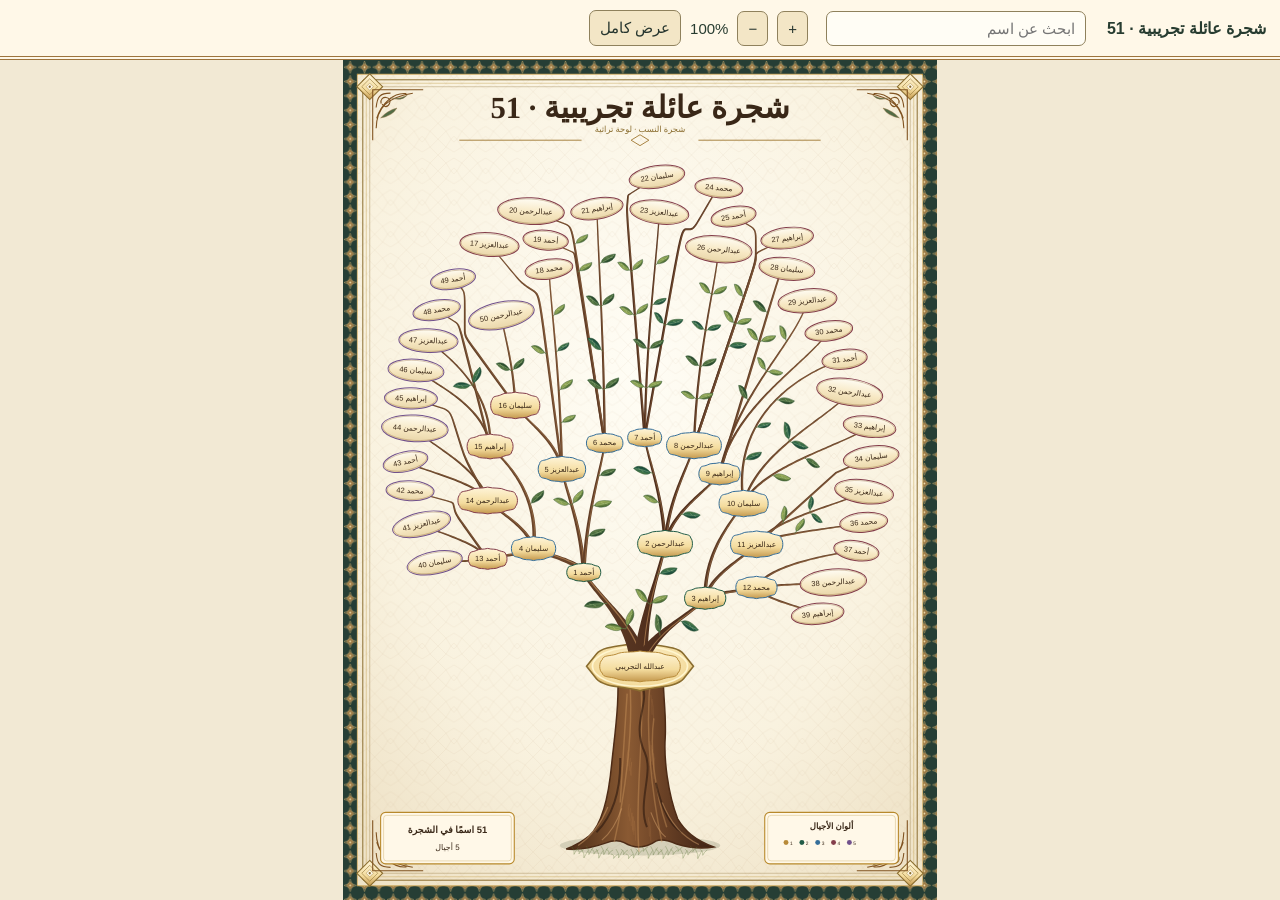
<file: samples/engraved-crown-51.html>
<!doctype html><html lang="ar" dir="rtl"><head><meta charset="utf-8">
<meta name="viewport" content="width=device-width,initial-scale=1"><meta http-equiv="Content-Security-Policy" content="default-src 'none'; style-src 'unsafe-inline'; script-src 'unsafe-inline'; base-uri 'none'; form-action 'none'">
<title>شجرة عائلة تجريبية · 51</title><style>
*{box-sizing:border-box}body{margin:0;background:#24352e;color:#f7edcf;font:15px Tahoma,Arial,sans-serif;display:grid;grid-template-rows:auto minmax(0,1fr);height:100vh;height:100dvh}header{display:flex;gap:9px;flex-wrap:wrap;align-items:center;padding:10px 14px;background:#192923;border-bottom:1px solid #ac8f55}h1{font-size:16px;margin:0 0 0 12px}button,input{font:inherit;border:1px solid #8f815c;border-radius:7px;padding:8px 10px}button{cursor:pointer;background:#f3e6c6;color:#26352e}input{background:#fffdf5;color:#1c2b24;width:min(260px,70vw)}button:focus-visible,input:focus-visible,svg [tabindex]:focus-visible{outline:3px solid #db9b35;outline-offset:2px}.search{position:relative}#matches{position:absolute;inset-inline-start:0;top:100%;width:min(340px,85vw);max-height:45vh;overflow:auto;background:#f7edcf;z-index:3;padding:6px;border-radius:8px}#matches button,#relatives button{display:block;width:100%;text-align:start;margin:3px 0}main{min-height:0;display:grid;position:relative}#art{min-height:0;overflow:hidden}#art>svg{width:100%;height:100%;display:block;touch-action:none;cursor:grab;user-select:none}#art>svg:active{cursor:grabbing}[data-person-id]{cursor:pointer}.review-selection [data-person-id]:not(.review-active),.review-selection [data-child-id]:not(.review-active){opacity:.27}.review-active[data-person-id]{filter:drop-shadow(0 0 2px #f3ab23)}.review-active[data-child-id]>path:first-child{fill:#b67829}aside{position:absolute;inset-inline-end:12px;bottom:12px;max-width:min(340px,92vw);max-height:37vh;overflow:auto;padding:12px;border:1px solid #ac8f55;border-radius:10px;background:#fff8e8;color:#26352e}aside h2{font-size:16px;margin:0 0 7px}aside p{margin:5px 0 9px}#clearPerson{margin-top:8px}[hidden]{display:none!important}@media(max-width:600px){header{padding:8px;gap:6px}h1{flex-basis:100%}button,input{padding:8px}}
body{background:#f2e9d4;color:#273c30}
header{background:#fff8e8;border-bottom:4px double #9d743c}
aside{border:3px double #9d743c}
@media print{header,aside,#lineageTrace{display:none!important}body{display:block;height:auto;background:white}main{display:block}#art{overflow:visible;print-color-adjust:exact;-webkit-print-color-adjust:exact}#art>svg{width:100%;height:auto}.review-selection [data-person-id],.review-selection [data-child-id]{opacity:1!important}.review-active[data-person-id]{filter:none}.review-active[data-child-id]>path:first-child{fill:#513221}}
</style></head><body><header><h1>شجرة عائلة تجريبية · 51</h1><div class="search"><input id="query" type="search" aria-label="ابحث عن اسم" placeholder="ابحث عن اسم" autocomplete="off"><div id="matches" hidden></div></div><span id="searchStatus" role="status"></span><button id="zoomIn" aria-label="تكبير">+</button><button id="zoomOut" aria-label="تصغير">−</button><output id="zoom"></output><button id="fit">عرض كامل</button></header><main><div id="art"><svg xmlns="http://www.w3.org/2000/svg" xmlns:inkscape="http://www.inkscape.org/namespaces/inkscape" width="420mm" height="594mm" viewBox="0 0 1200 1697" text-rendering="geometricPrecision" font-family="Tahoma,Arial,sans-serif"><title>شجرة عائلة تجريبية · 51</title><defs>
      <radialGradient id="hp-sky" cx=".5" cy=".36" r=".74"><stop stop-color="#fffdf5"/><stop offset=".68" stop-color="#f9f2df"/><stop offset="1" stop-color="#efe3c8"/></radialGradient>
      <pattern id="hp-paper" width="64" height="64" patternUnits="userSpaceOnUse"><path d="M0 0L16 16L32 6L48 16L64 0M0 64L16 48L32 58L48 48L64 64M0 32L16 16L26 32L16 48Z M64 32L48 16L38 32L48 48Z M26 32L32 26L38 32L32 38Z" fill="none" stroke="#ae8f60" stroke-width=".7" opacity=".23"/></pattern>
      <linearGradient id="hp-field" x2="0" y2="1"><stop stop-color="#9aaa54"/><stop offset="1" stop-color="#344a2d"/></linearGradient>
      <linearGradient id="hp-meadow" x2="0" y2="1"><stop stop-color="#dce5ba" stop-opacity=".46"/><stop offset="1" stop-color="#829650" stop-opacity=".8"/></linearGradient>
      <linearGradient id="hp-bark"><stop stop-color="#4a2c17"/><stop offset=".42" stop-color="#8a5a33"/><stop offset=".65" stop-color="#6b4226"/><stop offset="1" stop-color="#3d2215"/></linearGradient>
      <linearGradient id="hp-branch-wood" gradientUnits="userSpaceOnUse" x1="0" x2="1200" y1="0" y2="0"><stop stop-color="#573923"/><stop offset=".35" stop-color="#6d472c"/><stop offset=".53" stop-color="#4d2d1c"/><stop offset=".76" stop-color="#6e492e"/><stop offset="1" stop-color="#50311f"/></linearGradient>
      <linearGradient id="hp-leaf" x2="0" y2="1"><stop stop-color="#f1edaf"/><stop offset=".48" stop-color="#d7e4a2"/><stop offset="1" stop-color="#99b679"/></linearGradient>
      <linearGradient id="hp-leaf-dark" x2="0" y2="1"><stop stop-color="#3f8a4a"/><stop offset="1" stop-color="#1e5c2e"/></linearGradient>
      <linearGradient id="hp-leaf-green" x2="0" y2="1"><stop stop-color="#517f48"/><stop offset=".48" stop-color="#276047"/><stop offset="1" stop-color="#194637"/></linearGradient>
      <linearGradient id="hp-leaf-light" x2="0" y2="1"><stop stop-color="#acb965"/><stop offset=".48" stop-color="#789448"/><stop offset="1" stop-color="#456330"/></linearGradient>
      <linearGradient id="hp-leaf-deep" x2="0" y2="1"><stop stop-color="#66804a"/><stop offset=".52" stop-color="#3d6337"/><stop offset="1" stop-color="#213d28"/></linearGradient>
      <linearGradient id="hp-gold" x2="0" y2="1"><stop stop-color="#fff5d9"/><stop offset=".6" stop-color="#f4dc9e"/><stop offset="1" stop-color="#c3974c"/></linearGradient>
      <linearGradient id="hp-badge" x2="0" y2="1"><stop stop-color="#fffdf5"/><stop offset=".55" stop-color="#f7e8c3"/><stop offset="1" stop-color="#e8d5a8"/></linearGradient>
      <radialGradient id="hp-medallion" cx=".5" cy=".42" r=".65"><stop stop-color="#fff8e0"/><stop offset=".7" stop-color="#f4dc9e"/><stop offset="1" stop-color="#b8892b"/></radialGradient>
      <pattern id="hp-border" width="29" height="29" patternUnits="userSpaceOnUse"><rect width="29" height="29" fill="#263e35"/><path d="M14.5 2L18 11L27 14.5L18 18L14.5 27L11 18L2 14.5L11 11Z" fill="none" stroke="#e0bb70" stroke-width=".85"/><path d="M14.5 7L22 14.5L14.5 22L7 14.5Z" fill="#9b7843" stroke="#f2d59d" stroke-width=".55"/><circle cx="14.5" cy="14.5" r="1.8" fill="#f7e6b6"/></pattern>
    </defs>
      <g id="hp-background-layer" inkscape:groupmode="layer" inkscape:label="الخلفية" transform="scale(1 1)">
    <rect x="28" y="28" width="1144" height="1641" rx="3" fill="url(#hp-sky)" stroke="#b8892b" stroke-width="2.5"/>
    <rect x="30" y="30" width="1140" height="1637" fill="url(#hp-paper)"/>

    </g>
      <g id="hp-frame-layer" inkscape:groupmode="layer" inkscape:label="الإطار" transform="scale(1 1)">
    <path d="M0 0H1200V1697H0Z M28 28H1172V1669H28Z" fill="url(#hp-border)" fill-rule="evenodd"/>
    <rect x="40" y="40" width="1120" height="1617" rx="2" fill="none" stroke="#8a6d2f" stroke-width="2"/>
    <rect x="47" y="47" width="1106" height="1603" rx="2" fill="none" stroke="#c9a95f" stroke-width="1"/>
    <rect x="54" y="54" width="1092" height="1589" rx="2" fill="none" stroke="#8a6d2f" stroke-width=".7"/>
    <g transform="translate(54 54)"><path d="M0 -26L26 0L0 26L-26 0Z" fill="url(#hp-gold)" stroke="#8a6d2f" stroke-width="2.2"/><path d="M0 -16.12L16.12 0L0 16.12L-16.12 0Z" fill="none" stroke="#8a6d2f" stroke-width="1.1"/><path d="M0 -7.280000000000001L7.280000000000001 0L0 7.280000000000001L-7.280000000000001 0Z" fill="#fff8e8" stroke="#8a6d2f" stroke-width=".8"/><circle r="2.34" fill="#8a6d2f"/></g><g transform="translate(1146 54)"><path d="M0 -26L26 0L0 26L-26 0Z" fill="url(#hp-gold)" stroke="#8a6d2f" stroke-width="2.2"/><path d="M0 -16.12L16.12 0L0 16.12L-16.12 0Z" fill="none" stroke="#8a6d2f" stroke-width="1.1"/><path d="M0 -7.280000000000001L7.280000000000001 0L0 7.280000000000001L-7.280000000000001 0Z" fill="#fff8e8" stroke="#8a6d2f" stroke-width=".8"/><circle r="2.34" fill="#8a6d2f"/></g><g transform="translate(54 1643)"><path d="M0 -26L26 0L0 26L-26 0Z" fill="url(#hp-gold)" stroke="#8a6d2f" stroke-width="2.2"/><path d="M0 -16.12L16.12 0L0 16.12L-16.12 0Z" fill="none" stroke="#8a6d2f" stroke-width="1.1"/><path d="M0 -7.280000000000001L7.280000000000001 0L0 7.280000000000001L-7.280000000000001 0Z" fill="#fff8e8" stroke="#8a6d2f" stroke-width=".8"/><circle r="2.34" fill="#8a6d2f"/></g><g transform="translate(1146 1643)"><path d="M0 -26L26 0L0 26L-26 0Z" fill="url(#hp-gold)" stroke="#8a6d2f" stroke-width="2.2"/><path d="M0 -16.12L16.12 0L0 16.12L-16.12 0Z" fill="none" stroke="#8a6d2f" stroke-width="1.1"/><path d="M0 -7.280000000000001L7.280000000000001 0L0 7.280000000000001L-7.280000000000001 0Z" fill="#fff8e8" stroke="#8a6d2f" stroke-width=".8"/><circle r="2.34" fill="#8a6d2f"/></g>

      <g transform="translate(60 60) scale(1 1)" aria-hidden="true">
       <path d="M0 102V0H102M7 78C8 36 30 15 81 7M8 58C18 27 43 5 68 8M7 36C9 14 14 7 36 7M17 28C13 9 42 14 34 28C30 37 22 35 19 29" fill="none" stroke="#805321" stroke-width="2.2"/>
       <path d="M16 57Q30 42 49 37Q40 53 16 57ZM36 16Q52 20 70 11Q57 25 36 16Z" fill="#526c45" stroke="#967449" stroke-width=".9"/>
      </g>
      <g transform="translate(1140 60) scale(-1 1)" aria-hidden="true">
       <path d="M0 102V0H102M7 78C8 36 30 15 81 7M8 58C18 27 43 5 68 8M7 36C9 14 14 7 36 7M17 28C13 9 42 14 34 28C30 37 22 35 19 29" fill="none" stroke="#805321" stroke-width="2.2"/>
       <path d="M16 57Q30 42 49 37Q40 53 16 57ZM36 16Q52 20 70 11Q57 25 36 16Z" fill="#526c45" stroke="#967449" stroke-width=".9"/>
      </g>
      <g transform="translate(60 1638) scale(1 -1)" aria-hidden="true">
       <path d="M0 102V0H102M7 78C8 36 30 15 81 7M8 58C18 27 43 5 68 8M7 36C9 14 14 7 36 7M17 28C13 9 42 14 34 28C30 37 22 35 19 29" fill="none" stroke="#805321" stroke-width="2.2"/>
       <path d="M16 57Q30 42 49 37Q40 53 16 57ZM36 16Q52 20 70 11Q57 25 36 16Z" fill="#526c45" stroke="#967449" stroke-width=".9"/>
      </g>
      <g transform="translate(1140 1638) scale(-1 -1)" aria-hidden="true">
       <path d="M0 102V0H102M7 78C8 36 30 15 81 7M8 58C18 27 43 5 68 8M7 36C9 14 14 7 36 7M17 28C13 9 42 14 34 28C30 37 22 35 19 29" fill="none" stroke="#805321" stroke-width="2.2"/>
       <path d="M16 57Q30 42 49 37Q40 53 16 57ZM36 16Q52 20 70 11Q57 25 36 16Z" fill="#526c45" stroke="#967449" stroke-width=".9"/>
      </g>
    </g>
      <g id="hp-trunk-layer" inkscape:groupmode="layer" inkscape:label="الجذع"><g transform="scale(1 1)">
    <ellipse cx="600" cy="1587" rx="162" ry="20" fill="#435135" opacity=".18"/>
    <path d="M553 1208C561 1289 549 1361 543 1420C536 1497 522 1545 498 1567Q478 1584 451 1594Q489 1597 530 1582Q553 1573 568 1581Q600 1600 632 1578Q647 1572 674 1584Q712 1596 749 1590C710 1575 691 1558 676 1533C656 1480 648 1412 651 1368C654 1304 641 1261 650 1208Q600 1191 553 1208Z" fill="url(#hp-bark)" stroke="#4d2b16" stroke-width="3"/>
    <path d="M578 1236C590 1360 566 1500 548 1580M600 1240C612 1350 588 1490 598 1600M622 1241C608 1366 626 1490 644 1580M574 1280C570 1350 564 1430 560 1500M628 1330C618 1400 634 1490 654 1550" fill="none" stroke="#d29c5f" stroke-width="3" opacity=".4"/>
    <path d="M602 1256C624 1300 580 1335 610 1400C628 1440 594 1500 614 1550M560 1410Q562 1510 512 1560M632 1460Q650 1540 684 1560" fill="none" stroke="#2c180e" stroke-width="4" opacity=".6"/>
    <path d="M535 1509Q515 1559 475 1587M563 1512Q548 1556 523 1576M645 1500Q669 1561 719 1585M622 1520Q636 1558 652 1570" fill="none" stroke="#d4a06a" stroke-width="2.4" opacity=".5"/>
    <g fill="none" stroke="#c58a52" opacity=".3" stroke-width="1.15"><path d="M575.78 1394.08q-3.88 15 -2.07 24.58"/><path d="M619.86 1375.76q2.19 15 2.34 40"/><path d="M583.94 1521.24q1.42 15 1.79 38.06"/><path d="M578.39 1502.92q-3.52 15 -1.8 25.49"/><path d="M622.48 1384.4q2.55 15 -2.36 40.92"/><path d="M616.93 1529.87q1.78 15 2.05 38.98"/><path d="M581.01 1511.56q-3.16 15 -1.54 26.41"/><path d="M625.09 1393.03q-3.92 15 -2.1 24.46"/><path d="M619.54 1538.51q2.14 15 2.31 39.89"/><path d="M583.63 1520.19q-2.8 15 -1.28 27.32"/><path d="M578.08 1401.67q-3.56 15 -1.84 25.38"/><path d="M622.16 1383.35q2.5 15 2.57 40.81"/><path d="M586.24 1528.82q1.74 15 2.02 28.24"/><path d="M580.69 1410.3q-3.2 15 -1.57 26.3"/><path d="M624.78 1391.98q2.86 15 2.83 41.73"/><path d="M588.86 1537.46q2.1 15 2.28 39.78"/><path d="M583.31 1418.93q-2.84 15 -1.31 27.21"/><path d="M627.39 1400.62q3.22 15 -1.87 42.64"/><path d="M621.84 1282.09q2.46 15 2.54 40.7"/><path d="M585.93 1527.78q-2.48 15 -1.05 28.13"/><path d="M630.01 1409.25q-3.24 15 -1.61 43.56"/><path d="M624.46 1290.73q2.82 15 2.8 41.61"/><path d="M588.54 1536.41q-2.12 15 -0.79 29.04"/><path d="M582.99 1417.89q-2.88 15 -1.34 27.1"/></g>
    <g fill="none" stroke="#627b41" stroke-linecap="round" opacity=".7"><path d="M467 1604.12q2 -7 -5 -15.03m5 15.03q3 -6 8 -12.78"/><path d="M477 1603.08q2 -7 -5 -8.3m5 8.3q3 -6 8 -7.06"/><path d="M487 1611.35q2 -7 -5 -16.57m5 16.57q3 -6 8 -14.08"/><path d="M497 1604.62q2 -7 -5 -15.53m5 15.53q3 -6 8 -13.2"/><path d="M507 1603.57q2 -7 -5 -8.79m5 8.79q3 -6 8 -7.47"/><path d="M517 1611.84q2 -7 -5 -17.06m5 17.06q3 -6 8 -14.5"/><path d="M527 1605.11q2 -7 -5 -16.02m5 16.02q3 -6 8 -13.61"/><path d="M537 1604.07q2 -7 -5 -9.28m5 9.28q3 -6 8 -7.89"/><path d="M547 1612.33q2 -7 -5 -8.24m5 8.24q3 -6 8 -7"/><path d="M557 1611.29q2 -7 -5 -16.51m5 16.51q3 -6 8 -14.03"/><path d="M567 1604.56q2 -7 -5 -9.77m5 9.77q3 -6 8 -8.31"/><path d="M577 1612.82q2 -7 -5 -8.73m5 8.73q3 -6 8 -7.42"/><path d="M587 1611.78q2 -7 -5 -17m5 17q3 -6 8 -14.45"/><path d="M597 1605.05q2 -7 -5 -10.26m5 10.26q3 -6 8 -8.72"/><path d="M607 1598.31q2 -7 -5 -9.22m5 9.22q3 -6 8 -7.84"/><path d="M617 1612.27q2 -7 -5 -17.49m5 17.49q3 -6 8 -14.86"/><path d="M627 1605.54q2 -7 -5 -16.45m5 16.45q3 -6 8 -13.98"/><path d="M637 1604.5q2 -7 -5 -9.71m5 9.71q3 -6 8 -8.26"/><path d="M647 1612.76q2 -7 -5 -17.98m5 17.98q3 -6 8 -15.28"/><path d="M657 1606.03q2 -7 -5 -16.94m5 16.94q3 -6 8 -14.4"/><path d="M667 1604.99q2 -7 -5 -10.2m5 10.2q3 -6 8 -8.67"/><path d="M677 1598.25q2 -7 -5 -9.16m5 9.16q3 -6 8 -7.79"/><path d="M687 1612.21q2 -7 -5 -17.43m5 17.43q3 -6 8 -14.81"/><path d="M697 1605.48q2 -7 -5 -10.69m5 10.69q3 -6 8 -9.09"/><path d="M707 1598.74q2 -7 -5 -9.65m5 9.65q3 -6 8 -8.21"/><path d="M717 1612.7q2 -7 -5 -17.92m5 17.92q3 -6 8 -15.23"/><path d="M727 1605.97q2 -7 -5 -11.18m5 11.18q3 -6 8 -9.51"/></g></g><g data-poster-ornament="root" aria-hidden="true" transform="translate(600 1225)">
      <g transform="scale(100.02 44.2)" stroke="#8a6d2f" stroke-width="1.6">
        <path d="M0 -1.12C.29 -.92 .74 -.96 .88 -.57L1.08 0 .88 .57C.74 .96 .29 .92 0 1.12C-.29 .92 -.74 .96 -.88 .57L-1.08 0 -.88 -.57C-.74 -.96 -.29 -.92 0 -1.12Z" vector-effect="non-scaling-stroke" fill="url(#hp-medallion)"/>
        <ellipse rx=".96" ry=".91" fill="none" stroke="#fff5ce" vector-effect="non-scaling-stroke"/>
      </g>
    </g></g>
      <g transform="translate(0 0) scale(1)" fill="#392717" direction="rtl" text-anchor="middle"><text x="600" y="118" font-size="62" font-weight="700" font-family="Amiri,Tahoma,serif">شجرة عائلة تجريبية · 51</text><text x="600" y="146" font-size="17" font-family="Amiri,Tahoma,serif" fill="#8a6d2f">شجرة النسب · لوحة تراثية</text><path d="M235 162H482M718 162H965M582 162l18-11 18 11-18 11Z" fill="none" stroke="#a88342" stroke-width="2"/></g>
      <g id="hp-branches-layer" inkscape:groupmode="layer" inkscape:label="أغصان النسب"><g data-parent-id="test-0" data-child-id="test-1" data-root-flare="1.8"><path d="M619.99 1221.43L618.06 1215.23L615.91 1208.88L613.59 1202.68L611.12 1196.64L608.52 1190.75L605.78 1185.01L602.93 1179.42L599.96 1173.97L596.9 1168.65L593.75 1163.47L590.52 1158.4L587.22 1153.46L583.86 1148.64L580.44 1143.92L576.98 1139.31L573.48 1134.8L569.95 1130.39L566.4 1126.06L562.83 1121.83L559.26 1117.68L555.7 1113.6L552.14 1109.6L548.6 1105.67L545.09 1101.8L541.62 1097.99L538.2 1094.24L534.85 1090.53L531.58 1086.84L528.4 1083.19L525.27 1079.61L522.2 1076.09L519.19 1072.65L516.25 1069.27L513.39 1065.95L510.62 1062.7L507.95 1059.52L505.38 1056.4L502.92 1053.34L500.59 1050.33L498.38 1047.4L496.3 1044.52L494.37 1041.7L492.59 1038.93L490.97 1036.23L489.48 1033.52L483.29 1036.72L484.7 1039.62L486.3 1042.63L488.06 1045.67L489.95 1048.75L491.99 1051.87L494.15 1055.03L496.44 1058.24L498.83 1061.5L501.33 1064.8L503.92 1068.15L506.6 1071.55L509.36 1075.01L512.19 1078.52L515.08 1082.09L518.03 1085.71L521.02 1089.4L524.06 1093.14L527.07 1096.98L530.05 1100.94L533.01 1104.98L535.94 1109.12L538.84 1113.33L541.71 1117.63L544.52 1122L547.29 1126.45L550 1130.98L552.64 1135.57L555.2 1140.24L557.68 1144.98L560.07 1149.78L562.36 1154.65L564.55 1159.58L566.61 1164.57L568.56 1169.62L570.37 1174.72L572.05 1179.88L573.58 1185.08L574.97 1190.33L576.19 1195.63L577.26 1200.97L578.15 1206.35L578.88 1211.77L579.42 1217.22L579.78 1222.71L580.01 1228.57Z" fill="url(#hp-branch-wood)"/><path d="M607.59 1223.64L606.2 1217.55L604.6 1211.46L602.83 1205.49L600.9 1199.65L598.83 1193.92L596.61 1188.3L594.26 1182.8L591.79 1177.41L589.2 1172.13L586.5 1166.95L583.71 1161.88L580.83 1156.91L577.87 1152.03L574.84 1147.25L571.74 1142.56L568.58 1137.96L565.38 1133.44L562.13 1129.01L558.85 1124.66L555.55 1120.4L552.23 1116.2L548.91 1112.09L545.58 1108.04L542.26 1104.07L538.95 1100.16L535.68 1096.31L532.44 1092.53L529.25 1088.79L526.11 1085.11L523.03 1081.5L519.99 1077.95L517.02 1074.47L514.11 1071.05L511.29 1067.69L508.54 1064.39L505.9 1061.16L503.35 1057.98L500.91 1054.86L498.59 1051.79L496.4 1048.78L494.33 1045.83L492.41 1042.93L490.64 1040.08L489.03 1037.28L487.56 1034.51" stroke="#c6945d" opacity=".61" stroke-width="2.61" fill="none" stroke-linecap="round" stroke-linejoin="round"/></g><g data-parent-id="test-0" data-child-id="test-2" data-root-flare="1.8"><path d="M615.84 1225.96L615.7 1219.06L615.63 1212.33L615.63 1205.7L615.69 1199.15L615.82 1192.69L616.01 1186.31L616.26 1180.03L616.57 1173.82L616.94 1167.7L617.36 1161.67L617.83 1155.71L618.35 1149.84L618.92 1144.06L619.53 1138.35L620.19 1132.72L620.89 1127.17L621.62 1121.71L622.4 1116.32L623.21 1111L624.05 1105.77L624.92 1100.61L625.82 1095.53L626.75 1090.53L627.71 1085.6L628.69 1080.75L629.69 1075.97L630.71 1071.26L631.75 1066.64L632.81 1062.08L633.89 1057.6L635 1053.19L636.15 1048.87L637.31 1044.62L638.46 1040.43L639.59 1036.3L640.7 1032.23L641.79 1028.23L642.85 1024.28L643.89 1020.39L644.89 1016.56L645.87 1012.79L646.81 1009.07L647.71 1005.4L648.57 1001.79L649.39 998.22L650.17 994.71L650.9 991.25L651.58 987.83L652.21 984.46L652.78 981.14L653.29 977.88L647.93 976.94L647.31 980.14L646.64 983.37L645.92 986.64L645.14 989.97L644.31 993.35L643.43 996.78L642.51 1000.26L641.55 1003.81L640.54 1007.4L639.5 1011.06L638.42 1014.78L637.31 1018.55L636.17 1022.39L635 1026.29L633.81 1030.25L632.59 1034.28L631.35 1038.38L630.09 1042.54L628.81 1046.77L627.5 1051.06L626.13 1055.4L624.71 1059.81L623.26 1064.29L621.78 1068.83L620.29 1073.45L618.77 1078.14L617.24 1082.9L615.7 1087.74L614.16 1092.66L612.61 1097.66L611.05 1102.74L609.5 1107.9L607.96 1113.15L606.42 1118.49L604.89 1123.91L603.38 1129.43L601.88 1135.04L600.4 1140.74L598.94 1146.54L597.51 1152.43L596.11 1158.43L594.73 1164.52L593.39 1170.72L592.08 1177.01L590.81 1183.42L589.58 1189.93L588.4 1196.55L587.26 1203.27L586.17 1210.11L585.14 1217.06L584.16 1224.04Z" fill="url(#hp-branch-wood)"/><path d="M606.02 1225.36L606.23 1218.44L606.5 1211.65L606.83 1204.95L607.23 1198.34L607.69 1191.83L608.2 1185.42L608.77 1179.09L609.38 1172.86L610.05 1166.72L610.77 1160.66L611.53 1154.7L612.33 1148.82L613.18 1143.03L614.06 1137.32L614.98 1131.7L615.93 1126.16L616.91 1120.71L617.92 1115.33L618.96 1110.04L620.02 1104.83L621.1 1099.7L622.21 1094.64L623.33 1089.66L624.46 1084.76L625.61 1079.94L626.77 1075.19L627.94 1070.51L629.12 1065.91L630.3 1061.38L631.49 1056.92L632.68 1052.53L633.88 1048.22L635.07 1043.97L636.26 1039.79L637.42 1035.67L638.56 1031.62L639.68 1027.63L640.78 1023.7L641.85 1019.82L642.89 1016.01L643.89 1012.25L644.87 1008.55L645.8 1004.91L646.69 1001.31L647.55 997.77L648.35 994.29L649.11 990.85L649.82 987.46L650.48 984.12L651.09 980.83L651.63 977.59" stroke="#c6945d" opacity=".61" stroke-width="2.04" fill="none" stroke-linecap="round" stroke-linejoin="round"/></g><g data-parent-id="test-0" data-child-id="test-3" data-root-flare="1.8"><path d="M615.24 1229.42L615.88 1224.58L616.69 1220.17L617.77 1215.74L619.12 1211.3L620.75 1206.84L622.63 1202.4L624.76 1197.97L627.13 1193.56L629.72 1189.18L632.51 1184.84L635.5 1180.54L638.67 1176.3L642.01 1172.11L645.48 1167.99L649.09 1163.93L652.81 1159.95L656.63 1156.04L660.53 1152.2L664.5 1148.45L668.52 1144.77L672.58 1141.19L676.66 1137.69L680.76 1134.29L684.86 1131L688.97 1127.83L693.02 1124.73L697 1121.69L700.89 1118.7L704.68 1115.76L708.35 1112.88L711.89 1110.05L715.28 1107.27L718.52 1104.54L721.58 1101.85L724.46 1099.2L727.14 1096.59L729.6 1094.01L731.84 1091.47L733.78 1089.01L729.6 1085.54L727.63 1087.79L725.46 1090.04L723.04 1092.35L720.4 1094.73L717.53 1097.16L714.47 1099.65L711.22 1102.2L707.79 1104.81L704.21 1107.48L700.49 1110.21L696.64 1113.01L692.68 1115.86L688.61 1118.79L684.46 1121.77L680.24 1124.82L675.91 1127.87L671.49 1130.95L667.02 1134.06L662.51 1137.22L657.97 1140.43L653.42 1143.71L648.88 1147.05L644.34 1150.46L639.84 1153.95L635.37 1157.52L630.96 1161.18L626.61 1164.94L622.34 1168.8L618.17 1172.78L614.09 1176.87L610.13 1181.1L606.3 1185.47L602.62 1190L599.1 1194.69L595.76 1199.56L592.62 1204.62L589.71 1209.87L587.04 1215.34L584.76 1220.58Z" fill="url(#hp-branch-wood)"/><path d="M605.79 1226.68L606.94 1221.72L608.32 1216.98L609.97 1212.29L611.88 1207.66L614.04 1203.08L616.43 1198.55L619.04 1194.09L621.86 1189.7L624.87 1185.36L628.07 1181.1L631.42 1176.9L634.94 1172.78L638.58 1168.72L642.35 1164.74L646.22 1160.84L650.19 1157.01L654.23 1153.25L658.33 1149.57L662.48 1145.96L666.66 1142.43L670.86 1138.98L675.06 1135.6L679.26 1132.3L683.43 1129.08L687.57 1125.95L691.66 1122.89L695.66 1119.88L699.57 1116.93L703.38 1114.04L707.07 1111.21L710.62 1108.43L714.02 1105.7L717.26 1103.02L720.33 1100.39L723.2 1097.81L725.87 1095.28L728.32 1092.78L730.54 1090.33L732.49 1087.94" stroke="#c6945d" opacity=".61" stroke-width="2.04" fill="none" stroke-linecap="round" stroke-linejoin="round"/></g><g data-parent-id="test-1" data-child-id="test-4"><path d="M491.07 1031.93L488.8 1028.84L485.79 1025.68L482.35 1022.77L478.53 1020.04L474.37 1017.48L469.91 1015.04L465.19 1012.72L460.24 1010.5L455.1 1008.37L449.83 1006.32L444.45 1004.36L439.01 1002.47L433.57 1000.65L428.16 998.9L422.83 997.21L417.62 995.59L412.59 994.02L407.78 992.52L403.24 991.07L399.01 989.68L395.15 988.35L391.72 987.07L388.75 985.85L386.23 984.66L383.69 989.47L386.26 990.96L389.37 992.51L392.89 994.09L396.78 995.71L401.01 997.36L405.53 999.06L410.3 1000.81L415.26 1002.61L420.37 1004.46L425.59 1006.36L430.86 1008.33L436.14 1010.35L441.37 1012.43L446.52 1014.56L451.53 1016.76L456.34 1019.02L460.9 1021.33L465.17 1023.69L469.09 1026.09L472.6 1028.53L475.64 1030.97L478.15 1033.38L480.1 1035.72L481.71 1038.31Z" fill="url(#hp-branch-wood)"/><path d="M488.17 1033.91L486.1 1030.98L483.42 1028.07L480.27 1025.31L476.69 1022.67L472.74 1020.15L468.44 1017.72L463.86 1015.39L459.03 1013.14L453.99 1010.97L448.8 1008.88L443.5 1006.86L438.12 1004.91L432.73 1003.03L427.36 1001.21L422.07 999.46L416.89 997.76L411.88 996.13L407.08 994.55L402.55 993.02L398.32 991.55L394.45 990.13L390.99 988.76L387.98 987.44L385.44 986.15" stroke="#c6945d" opacity=".61" stroke-width="2.04" fill="none" stroke-linecap="round" stroke-linejoin="round"/></g><g data-parent-id="test-1" data-child-id="test-5"><path d="M490.63 1034.85L490.14 1027.91L489.56 1021.07L488.92 1014.34L488.2 1007.74L487.42 1001.25L486.58 994.88L485.68 988.62L484.72 982.48L483.71 976.44L482.65 970.52L481.55 964.7L480.4 959L479.22 953.39L478.01 947.89L476.76 942.49L475.49 937.2L474.19 932L472.88 926.9L471.55 921.89L470.21 916.98L468.86 912.16L467.5 907.43L466.15 902.8L464.79 898.24L463.45 893.78L462.11 889.4L460.78 885.11L459.47 880.89L458.19 876.76L456.92 872.7L455.69 868.72L454.48 864.82L453.31 860.99L452.18 857.23L451.08 853.55L450.04 849.93L449.04 846.38L448.09 842.89L447.2 839.47L446.37 836.12L445.6 832.82L444.9 829.58L444.26 826.39L440.25 827.12L440.79 830.37L441.41 833.7L442.09 837.08L442.83 840.52L443.64 844.01L444.49 847.57L445.4 851.18L446.36 854.86L447.36 858.6L448.4 862.41L449.48 866.29L450.59 870.23L451.73 874.25L452.9 878.34L454.09 882.5L455.29 886.74L456.52 891.05L457.75 895.44L459 899.91L460.24 904.47L461.49 909.1L462.74 913.83L463.98 918.63L465.21 923.53L466.43 928.52L467.63 933.59L468.81 938.76L469.97 944.02L471.1 949.38L472.2 954.84L473.27 960.4L474.3 966.05L475.29 971.81L476.23 977.67L477.13 983.64L477.97 989.71L478.76 995.9L479.49 1002.19L480.16 1008.59L480.76 1015.11L481.3 1021.74L481.76 1028.49L482.15 1035.39Z" fill="url(#hp-branch-wood)"/><path d="M488 1035.02L487.54 1028.09L487 1021.28L486.39 1014.58L485.71 1008L484.96 1001.54L484.16 995.19L483.29 988.96L482.37 982.84L481.39 976.82L480.37 970.92L479.3 965.12L478.19 959.43L477.05 953.84L475.87 948.35L474.66 942.97L473.42 937.68L472.16 932.49L470.88 927.4L469.59 922.4L468.28 917.49L466.96 912.68L465.64 907.95L464.32 903.31L463 898.76L461.68 894.3L460.38 889.91L459.08 885.61L457.8 881.39L456.55 877.25L455.31 873.18L454.11 869.19L452.93 865.28L451.79 861.43L450.68 857.66L449.62 853.95L448.6 850.32L447.63 846.75L446.71 843.24L445.85 839.8L445.04 836.41L444.3 833.09L443.63 829.83L443.02 826.61" stroke="#c6945d" opacity=".61" stroke-width="1.53" fill="none" stroke-linecap="round" stroke-linejoin="round"/></g><g data-parent-id="test-1" data-child-id="test-6"><path d="M490.08 1035.3L490.38 1028.26L490.73 1021.34L491.12 1014.52L491.56 1007.79L492.04 1001.16L492.57 994.62L493.13 988.18L493.73 981.83L494.37 975.57L495.04 969.4L495.74 963.32L496.47 957.32L497.23 951.42L498.02 945.59L498.84 939.86L499.67 934.21L500.53 928.64L501.41 923.15L502.31 917.74L503.22 912.41L504.14 907.16L505.08 901.99L506.03 896.89L506.99 891.87L507.96 886.92L508.93 882.04L509.9 877.24L510.87 872.51L511.85 867.85L512.82 863.26L513.79 858.73L514.75 854.27L515.71 849.88L516.66 845.55L517.59 841.28L518.51 837.08L519.42 832.94L520.31 828.86L521.18 824.84L522.03 820.88L522.86 816.97L523.67 813.12L524.45 809.33L525.2 805.59L525.92 801.9L526.62 798.26L527.27 794.68L527.9 791.14L528.48 787.66L529.03 784.22L529.54 780.83L530 777.48L530.42 774.19L526.9 773.71L526.42 776.97L525.89 780.26L525.31 783.61L524.7 787L524.05 790.44L523.36 793.93L522.63 797.48L521.87 801.07L521.09 804.73L520.27 808.43L519.42 812.2L518.54 816.02L517.65 819.9L516.73 823.84L515.78 827.83L514.82 831.89L513.85 836.02L512.85 840.2L511.85 844.46L510.83 848.77L509.8 853.16L508.77 857.61L507.72 862.13L506.68 866.72L505.63 871.38L504.58 876.11L503.53 880.92L502.48 885.8L501.44 890.76L500.41 895.79L499.38 900.9L498.37 906.08L497.37 911.35L496.38 916.7L495.4 922.13L494.45 927.64L493.51 933.23L492.6 938.91L491.71 944.68L490.84 950.53L490 956.47L489.19 962.5L488.41 968.61L487.66 974.82L486.95 981.12L486.27 987.52L485.63 994L485.03 1000.59L484.47 1007.26L483.96 1014.04L483.49 1020.91L483.06 1027.89L482.69 1034.94Z" fill="url(#hp-branch-wood)"/><path d="M487.79 1035.19L488.11 1028.15L488.48 1021.21L488.9 1014.37L489.36 1007.63L489.87 1000.98L490.42 994.43L491 987.97L491.63 981.61L492.29 975.34L492.98 969.15L493.71 963.06L494.47 957.06L495.25 951.14L496.06 945.31L496.9 939.56L497.76 933.9L498.65 928.33L499.55 922.83L500.47 917.42L501.4 912.08L502.35 906.83L503.32 901.65L504.29 896.55L505.27 891.52L506.26 886.57L507.25 881.7L508.25 876.89L509.25 872.16L510.25 867.5L511.24 862.91L512.23 858.38L513.22 853.93L514.2 849.54L515.16 845.21L516.12 840.95L517.07 836.75L517.99 832.62L518.91 828.54L519.8 824.53L520.67 820.57L521.52 816.68L522.35 812.83L523.15 809.05L523.93 805.32L524.67 801.64L525.38 798.02L526.06 794.45L526.7 790.93L527.31 787.45L527.88 784.03L528.41 780.65L528.89 777.32L529.33 774.04" stroke="#c6945d" opacity=".61" stroke-width="1.33" fill="none" stroke-linecap="round" stroke-linejoin="round"/></g><g data-parent-id="test-4" data-child-id="test-13"><path d="M382.85 984.02L381.33 985.19L379.42 986.28L376.95 987.41L374.01 988.54L370.65 989.67L366.93 990.76L362.91 991.84L358.63 992.88L354.14 993.9L349.49 994.89L344.72 995.86L339.88 996.79L335.01 997.7L330.15 998.58L325.35 999.43L320.65 1000.26L316.09 1001.07L311.72 1001.85L307.58 1002.61L303.71 1003.36L300.16 1004.08L296.96 1004.78L294.16 1005.47L291.82 1006.13L292.68 1009.58L294.99 1009.08L297.74 1008.57L300.9 1008.04L304.44 1007.49L308.3 1006.91L312.44 1006.31L316.83 1005.69L321.41 1005.04L326.14 1004.36L330.98 1003.67L335.88 1002.94L340.81 1002.19L345.72 1001.4L350.57 1000.59L355.32 999.74L359.93 998.86L364.35 997.95L368.55 997L372.49 996L376.13 994.96L379.45 993.86L382.43 992.69L385.05 991.4L387.07 990.1Z" fill="url(#hp-branch-wood)"/><path d="M384.16 985.91L382.48 987.11L380.35 988.27L377.73 989.41L374.66 990.53L371.22 991.63L367.43 992.7L363.35 993.73L359.03 994.74L354.51 995.71L349.83 996.66L345.03 997.57L340.17 998.46L335.28 999.32L330.4 1000.15L325.59 1000.96L320.88 1001.74L316.32 1002.5L311.95 1003.23L307.8 1003.95L303.94 1004.64L300.39 1005.31L297.2 1005.96L294.42 1006.59L292.09 1007.2" stroke="#c6945d" opacity=".61" stroke-width="1.33" fill="none" stroke-linecap="round" stroke-linejoin="round"/></g><g data-parent-id="test-4" data-child-id="test-14"><path d="M388.5 985.99L386.84 980.77L384.73 975.57L382.25 970.55L379.43 965.7L376.31 961.01L372.92 956.48L369.3 952.1L365.47 947.86L361.46 943.77L357.31 939.8L353.04 935.97L348.69 932.25L344.29 928.66L339.86 925.18L335.43 921.81L331.04 918.55L326.71 915.38L322.48 912.32L318.37 909.36L314.42 906.49L310.66 903.7L307.1 901.01L303.8 898.41L300.77 895.89L298.06 893.45L295.68 891.11L293.62 888.8L290.92 891.1L292.95 893.6L295.38 896.2L298.12 898.85L301.15 901.57L304.44 904.34L307.96 907.19L311.68 910.12L315.57 913.12L319.6 916.2L323.73 919.37L327.95 922.63L332.21 925.97L336.5 929.41L340.77 932.95L344.99 936.58L349.15 940.31L353.19 944.14L357.11 948.06L360.85 952.1L364.4 956.23L367.73 960.46L370.8 964.8L373.59 969.23L376.07 973.77L378.21 978.41L379.99 983.14L381.42 988.14Z" fill="url(#hp-branch-wood)"/><path d="M386.31 986.66L384.72 981.5L382.71 976.45L380.33 971.55L377.62 966.79L374.6 962.18L371.31 957.71L367.78 953.38L364.04 949.18L360.11 945.1L356.03 941.15L351.83 937.31L347.55 933.59L343.2 929.99L338.82 926.49L334.43 923.1L330.08 919.81L325.79 916.62L321.59 913.53L317.5 910.52L313.57 907.61L309.82 904.79L306.28 902.05L302.98 899.39L299.95 896.81L297.23 894.31L294.83 891.88L292.79 889.51" stroke="#c6945d" opacity=".61" stroke-width="1.33" fill="none" stroke-linecap="round" stroke-linejoin="round"/></g><g data-parent-id="test-4" data-child-id="test-15"><path d="M388.65 987.38L389.22 980.16L389.58 973.04L389.74 966.05L389.71 959.2L389.49 952.48L389.08 945.89L388.5 939.44L387.75 933.12L386.83 926.93L385.76 920.86L384.53 914.93L383.16 909.12L381.65 903.43L380.01 897.87L378.25 892.44L376.36 887.12L374.36 881.92L372.26 876.85L370.05 871.89L367.75 867.05L365.37 862.32L362.9 857.7L360.36 853.2L357.75 848.81L355.08 844.53L352.35 840.35L349.57 836.28L346.76 832.32L343.9 828.46L341.01 824.7L338.1 821.04L335.18 817.48L332.24 814.01L329.29 810.65L326.35 807.37L323.41 804.19L320.49 801.1L317.59 798.1L314.71 795.19L311.86 792.37L309.06 789.63L306.29 786.98L303.58 784.41L300.92 781.92L298.33 779.51L295.88 782.08L298.41 784.54L300.99 787.08L303.63 789.7L306.32 792.4L309.04 795.18L311.8 798.03L314.59 800.98L317.4 804L320.23 807.11L323.06 810.31L325.9 813.59L328.74 816.97L331.57 820.43L334.38 823.99L337.18 827.64L339.94 831.38L342.68 835.22L345.37 839.16L348.02 843.19L350.62 847.32L353.16 851.55L355.63 855.88L358.04 860.32L360.37 864.86L362.62 869.51L364.79 874.26L366.85 879.12L368.82 884.09L370.69 889.17L372.44 894.36L374.07 899.66L375.59 905.08L376.97 910.62L378.22 916.28L379.32 922.05L380.28 927.94L381.09 933.96L381.73 940.1L382.21 946.37L382.52 952.76L382.65 959.29L382.6 965.94L382.36 972.73L381.92 979.65L381.27 986.75Z" fill="url(#hp-branch-wood)"/><path d="M386.36 987.18L386.95 980L387.34 972.94L387.53 966.02L387.52 959.23L387.33 952.57L386.95 946.04L386.4 939.65L385.68 933.38L384.8 927.24L383.76 921.23L382.57 915.34L381.24 909.58L379.77 903.94L378.17 898.43L376.45 893.03L374.6 887.75L372.65 882.59L370.58 877.55L368.42 872.62L366.16 867.81L363.82 863.11L361.39 858.51L358.89 854.03L356.33 849.66L353.69 845.39L351.01 841.23L348.27 837.17L345.49 833.22L342.67 829.36L339.82 825.61L336.95 821.95L334.06 818.39L331.15 814.93L328.24 811.56L325.33 808.28L322.43 805.1L319.53 802L316.66 798.99L313.81 796.07L310.99 793.24L308.21 790.49L305.47 787.82L302.78 785.24L300.14 782.73L297.57 780.3" stroke="#c6945d" opacity=".61" stroke-width="1.33" fill="none" stroke-linecap="round" stroke-linejoin="round"/></g><g data-parent-id="test-13" data-child-id="test-40"><path d="M291.7 1005.44L289.74 1005.95L287.23 1006.44L284.16 1006.92L280.59 1007.39L276.58 1007.85L272.19 1008.3L267.47 1008.74L262.46 1009.17L257.23 1009.58L251.82 1009.98L246.27 1010.37L240.65 1010.75L235 1011.12L229.37 1011.48L223.81 1011.83L218.37 1012.17L213.11 1012.5L208.06 1012.82L203.28 1013.13L198.82 1013.44L194.72 1013.73L191.05 1014.02L187.84 1014.3L185.15 1014.58L185.35 1016.95L188.03 1016.78L191.22 1016.61L194.89 1016.43L198.98 1016.24L203.44 1016.04L208.22 1015.84L213.27 1015.62L218.54 1015.4L223.99 1015.17L229.56 1014.92L235.2 1014.67L240.86 1014.41L246.5 1014.14L252.06 1013.85L257.49 1013.56L262.75 1013.25L267.79 1012.93L272.56 1012.59L277 1012.25L281.08 1011.89L284.74 1011.51L287.95 1011.12L290.68 1010.7L292.8 1010.27Z" fill="url(#hp-branch-wood)"/><path d="M292.04 1006.94L290.03 1007.42L287.45 1007.89L284.34 1008.34L280.74 1008.78L276.71 1009.22L272.3 1009.63L267.57 1010.04L262.55 1010.43L257.31 1010.81L251.89 1011.18L246.34 1011.54L240.72 1011.89L235.06 1012.22L229.43 1012.55L223.87 1012.86L218.43 1013.17L213.16 1013.47L208.11 1013.76L203.33 1014.03L198.87 1014.31L194.77 1014.57L191.1 1014.82L187.9 1015.07L185.21 1015.31" stroke="#c6945d" opacity=".61" stroke-width="0.89" fill="none" stroke-linecap="round" stroke-linejoin="round"/></g><g data-parent-id="test-13" data-child-id="test-41"><path d="M294.38 1006.59L292.37 1003.29L289.85 999.99L286.93 996.82L283.65 993.75L280.03 990.79L276.11 987.91L271.91 985.13L267.45 982.42L262.77 979.79L257.89 977.24L252.84 974.75L247.64 972.34L242.33 969.98L236.94 967.7L231.48 965.47L226 963.3L220.51 961.19L215.05 959.14L209.64 957.14L204.31 955.19L199.1 953.3L194.03 951.45L189.12 949.66L184.42 947.91L179.94 946.21L175.72 944.55L171.78 942.94L168.16 941.37L164.89 939.84L161.99 938.36L159.46 936.91L158.25 938.95L160.79 940.51L163.75 942.12L167.06 943.75L170.71 945.42L174.65 947.13L178.88 948.88L183.35 950.67L188.05 952.5L192.93 954.38L197.98 956.3L203.16 958.27L208.45 960.29L213.81 962.37L219.23 964.49L224.66 966.67L230.08 968.9L235.46 971.18L240.77 973.52L245.98 975.92L251.07 978.38L256 980.9L260.74 983.47L265.26 986.11L269.54 988.8L273.54 991.55L277.23 994.35L280.58 997.2L283.56 1000.1L286.15 1003.04L288.32 1006L290.12 1009.12Z" fill="url(#hp-branch-wood)"/><path d="M293.06 1007.38L291.11 1004.13L288.7 1000.94L285.89 997.84L282.7 994.82L279.16 991.89L275.31 989.04L271.17 986.27L266.77 983.57L262.14 980.94L257.3 978.37L252.29 975.88L247.13 973.45L241.85 971.08L236.48 968.78L231.05 966.53L225.58 964.34L220.11 962.21L214.66 960.14L209.27 958.12L203.96 956.15L198.75 954.23L193.69 952.36L188.79 950.54L184.09 948.76L179.61 947.03L175.39 945.35L171.45 943.71L167.82 942.11L164.53 940.55L161.62 939.03L159.09 937.54" stroke="#c6945d" opacity=".61" stroke-width="0.89" fill="none" stroke-linecap="round" stroke-linejoin="round"/></g><g data-parent-id="test-13" data-child-id="test-42"><path d="M294.26 1006.42L259.53 957.92L252.7 948.45L246.99 940.52L242.3 933.95L238.5 928.57L235.49 924.2L233.17 920.66L231.42 917.78L230.12 915.38L229.16 913.26L228.4 911.22L227.73 909.03L227.04 906.51L224.95 898.36L224.61 897.21L224.21 896.13L223.67 895.1L222.9 894.14L221.9 893.33L220.68 892.65L219.2 892.04L217.37 891.42L215.12 890.75L212.35 889.99L209.01 889.1L205.02 888.05L135.76 869.08L135.13 871.38L204.36 890.44L208.32 891.58L211.62 892.55L214.31 893.39L216.46 894.12L218.1 894.77L219.29 895.36L220.07 895.88L220.53 896.35L220.81 896.8L221.02 897.38L221.22 898.18L221.45 899.24L223.44 907.41L224.05 910.01L224.68 912.39L225.44 914.71L226.43 917.14L227.76 919.82L229.53 922.91L231.84 926.61L234.81 931.1L238.56 936.58L243.19 943.22L248.83 951.21L255.58 960.75L290.24 1009.3Z" fill="url(#hp-branch-wood)"/><path d="M293.02 1007.31L258.31 958.8L251.5 949.31L245.81 941.36L241.14 934.77L237.36 929.36L234.36 924.95L232.04 921.36L230.29 918.41L228.98 915.93L228 913.71L227.25 911.58L226.59 909.33L225.92 906.79L223.87 898.63L223.56 897.51L223.22 896.52L222.78 895.63L222.16 894.83L221.33 894.12L220.25 893.49L218.86 892.88L217.09 892.26L214.87 891.57L212.13 890.78L208.8 889.87L204.81 888.79L135.56 869.8" stroke="#c6945d" opacity=".61" stroke-width="0.89" fill="none" stroke-linecap="round" stroke-linejoin="round"/></g><g data-parent-id="test-14" data-child-id="test-43"><path d="M294.35 888.6L292.3 885.5L289.81 882.4L286.96 879.39L283.77 876.47L280.28 873.63L276.5 870.86L272.45 868.17L268.15 865.54L263.62 862.98L258.88 860.48L253.95 858.03L248.85 855.64L243.6 853.31L238.23 851.02L232.74 848.79L227.17 846.61L221.53 844.48L215.84 842.39L210.13 840.35L204.41 838.36L198.71 836.41L193.04 834.5L187.43 832.64L181.9 830.82L176.47 829.03L171.17 827.29L166 825.59L160.99 823.92L156.17 822.29L151.56 820.69L147.17 819.13L143.03 817.61L139.16 816.12L135.58 814.66L132.31 813.24L129.39 811.85L126.79 810.48L125.66 812.57L128.27 814.02L131.25 815.51L134.55 817.03L138.16 818.58L142.05 820.15L146.2 821.75L150.59 823.39L155.21 825.06L160.02 826.76L165.01 828.49L170.16 830.27L175.45 832.08L180.86 833.93L186.36 835.81L191.94 837.74L197.57 839.71L203.23 841.72L208.9 843.77L214.56 845.86L220.19 848L225.77 850.18L231.27 852.41L236.68 854.69L241.97 857.01L247.12 859.37L252.11 861.79L256.92 864.25L261.52 866.76L265.9 869.32L270.03 871.92L273.88 874.56L277.45 877.25L280.69 879.98L283.61 882.74L286.16 885.53L288.34 888.35L290.19 891.29Z" fill="url(#hp-branch-wood)"/><path d="M293.06 889.44L291.07 886.39L288.68 883.37L285.92 880.43L282.82 877.56L279.4 874.75L275.69 872.01L271.7 869.33L267.45 866.71L262.97 864.15L258.27 861.65L253.38 859.2L248.31 856.8L243.1 854.45L237.75 852.16L232.29 849.91L226.73 847.72L221.11 845.57L215.44 843.47L209.75 841.41L204.04 839.4L198.35 837.43L192.7 835.51L187.1 833.62L181.58 831.78L176.16 829.98L170.86 828.21L165.69 826.49L160.69 824.8L155.87 823.15L151.26 821.53L146.87 819.95L142.73 818.4L138.85 816.88L135.26 815.39L131.98 813.94L129.04 812.52L126.44 811.12" stroke="#c6945d" opacity=".61" stroke-width="0.89" fill="none" stroke-linecap="round" stroke-linejoin="round"/></g><g data-parent-id="test-14" data-child-id="test-44"><path d="M294.64 889.23L293.09 884.22L291.24 879.24L289.14 874.36L286.79 869.58L284.22 864.9L281.43 860.3L278.44 855.8L275.26 851.39L271.9 847.07L268.38 842.83L264.71 838.67L260.9 834.6L256.97 830.61L252.93 826.7L248.79 822.86L244.56 819.1L240.26 815.42L235.9 811.8L231.49 808.26L227.05 804.79L222.58 801.38L218.11 798.05L213.63 794.77L209.17 791.56L204.74 788.42L200.35 785.33L196.02 782.31L191.75 779.34L187.56 776.43L183.46 773.58L179.46 770.78L175.58 768.04L171.83 765.35L168.23 762.71L164.78 760.13L161.5 757.59L158.4 755.11L155.49 752.67L152.79 750.28L150.32 747.94L148.07 745.65L146.05 743.38L144.26 744.94L146.28 747.3L148.55 749.71L151.05 752.16L153.77 754.64L156.68 757.17L159.78 759.74L163.06 762.35L166.51 765L170.1 767.71L173.83 770.46L177.69 773.27L181.66 776.12L185.73 779.02L189.89 781.98L194.12 785L198.41 788.07L202.76 791.2L207.13 794.38L211.54 797.63L215.95 800.93L220.36 804.3L224.76 807.72L229.13 811.22L233.45 814.77L237.73 818.39L241.94 822.08L246.06 825.83L250.1 829.66L254.03 833.55L257.85 837.5L261.53 841.53L265.07 845.63L268.45 849.8L271.67 854.04L274.71 858.35L277.55 862.74L280.19 867.2L282.61 871.73L284.8 876.33L286.75 881.01L288.45 885.77L289.9 890.67Z" fill="url(#hp-branch-wood)"/><path d="M293.17 889.67L291.65 884.7L289.85 879.79L287.79 874.97L285.5 870.25L282.97 865.61L280.23 861.06L277.28 856.59L274.14 852.21L270.83 847.91L267.35 843.7L263.72 839.56L259.95 835.5L256.06 831.52L252.05 827.62L247.94 823.78L243.75 820.03L239.48 816.34L235.14 812.72L230.76 809.18L226.34 805.7L221.89 802.29L217.44 798.94L212.98 795.66L208.54 792.44L204.13 789.28L199.75 786.18L195.43 783.14L191.17 780.16L186.99 777.23L182.9 774.37L178.91 771.55L175.04 768.79L171.3 766.08L167.69 763.42L164.25 760.82L160.97 758.26L157.87 755.74L154.96 753.28L152.25 750.86L149.77 748.49L147.52 746.16L145.5 743.86" stroke="#c6945d" opacity=".61" stroke-width="0.89" fill="none" stroke-linecap="round" stroke-linejoin="round"/></g><g data-parent-id="test-14" data-child-id="test-45"><path d="M294.45 888.77L269.42 842.39L264.48 833.3L260.32 825.59L256.8 818.95L253.81 813.1L251.22 807.74L248.91 802.59L246.76 797.34L244.63 791.7L242.41 785.36L239.97 778.03L237.2 769.44L233.97 759.29L227.93 740.1L225.52 732.6L223.4 726.29L221.43 721.03L219.48 716.65L217.41 713.02L215.06 710.02L212.34 707.55L209.15 705.51L205.42 703.74L201.01 702.09L195.79 700.4L189.61 698.51L137.66 682.42L136.95 684.69L188.88 700.87L195 702.84L200.11 704.6L204.32 706.27L207.75 707.99L210.52 709.87L212.8 712.06L214.77 714.73L216.58 718.07L218.34 722.25L220.16 727.41L222.17 733.67L224.47 741.18L230.43 760.39L233.57 770.58L236.26 779.22L238.62 786.62L240.77 793.06L242.85 798.84L244.96 804.25L247.23 809.56L249.79 815.06L252.73 821.03L256.19 827.76L260.29 835.55L265.15 844.69L290.09 891.12Z" fill="url(#hp-branch-wood)"/><path d="M293.1 889.5L268.1 843.1L263.18 834L259.04 826.26L255.54 819.59L252.56 813.71L249.98 808.31L247.69 803.11L245.54 797.81L243.43 792.12L241.23 785.75L238.82 778.4L236.07 769.79L232.87 759.63L226.86 740.43L224.48 732.93L222.39 726.64L220.47 721.41L218.58 717.09L216.59 713.55L214.36 710.65L211.77 708.27L208.72 706.27L205.08 704.52L200.73 702.87L195.55 701.15L189.38 699.24L137.44 683.13" stroke="#c6945d" opacity=".61" stroke-width="0.89" fill="none" stroke-linecap="round" stroke-linejoin="round"/></g><g data-parent-id="test-15" data-child-id="test-46"><path d="M299.55 780.4L298.61 774.67L297.36 769L295.83 763.44L294.03 758.01L291.97 752.7L289.68 747.51L287.16 742.43L284.42 737.48L281.48 732.64L278.35 727.91L275.04 723.3L271.56 718.8L267.93 714.4L264.16 710.12L260.27 705.94L256.26 701.86L252.14 697.89L247.93 694.02L243.64 690.25L239.29 686.58L234.87 683L230.42 679.52L225.93 676.13L221.43 672.84L216.91 669.63L212.4 666.52L207.91 663.49L203.44 660.56L199.02 657.7L194.65 654.94L190.34 652.25L186.11 649.65L181.97 647.13L177.93 644.69L174 642.33L170.2 640.04L166.53 637.84L163.02 635.7L159.66 633.64L156.48 631.66L153.49 629.75L150.69 627.91L148.1 626.13L146.74 628.08L149.32 629.92L152.11 631.83L155.1 633.81L158.27 635.86L161.61 637.98L165.1 640.17L168.74 642.43L172.51 644.76L176.41 647.18L180.41 649.66L184.51 652.23L188.7 654.87L192.95 657.6L197.27 660.4L201.64 663.29L206.05 666.26L210.47 669.31L214.92 672.45L219.36 675.68L223.79 678.99L228.19 682.39L232.56 685.88L236.88 689.45L241.14 693.12L245.33 696.89L249.43 700.74L253.43 704.69L257.33 708.73L261.1 712.86L264.74 717.09L268.24 721.42L271.58 725.84L274.75 730.36L277.74 734.98L280.54 739.7L283.13 744.52L285.51 749.43L287.67 754.45L289.58 759.58L291.25 764.8L292.66 770.13L293.8 775.57L294.66 781.18Z" fill="url(#hp-branch-wood)"/><path d="M298.04 780.64L297.12 774.95L295.9 769.35L294.41 763.86L292.65 758.49L290.64 753.24L288.39 748.1L285.91 743.08L283.22 738.17L280.32 733.36L277.23 728.67L273.96 724.09L270.53 719.61L266.94 715.24L263.22 710.97L259.36 706.8L255.38 702.74L251.3 698.77L247.12 694.91L242.87 691.14L238.54 687.47L234.16 683.89L229.73 680.41L225.27 677.02L220.78 673.72L216.29 670.51L211.8 667.38L207.33 664.35L202.89 661.4L198.48 658.54L194.12 655.76L189.83 653.07L185.61 650.45L181.49 647.92L177.46 645.46L173.54 643.08L169.75 640.78L166.09 638.56L162.58 636.41L159.23 634.33L156.05 632.33L153.06 630.39L150.26 628.53L147.67 626.73" stroke="#c6945d" opacity=".61" stroke-width="0.89" fill="none" stroke-linecap="round" stroke-linejoin="round"/></g><g data-parent-id="test-15" data-child-id="test-47"><path d="M299.58 780.85L299.72 773.99L299.65 767.21L299.37 760.56L298.89 754.02L298.22 747.6L297.36 741.3L296.32 735.12L295.11 729.05L293.73 723.1L292.18 717.27L290.49 711.55L288.64 705.94L286.65 700.44L284.53 695.06L282.28 689.78L279.91 684.62L277.43 679.56L274.83 674.61L272.14 669.77L269.35 665.03L266.47 660.39L263.5 655.86L260.47 651.42L257.36 647.09L254.19 642.86L250.96 638.73L247.68 634.69L244.36 630.75L241.01 626.9L237.62 623.15L234.21 619.49L230.78 615.92L227.34 612.44L223.89 609.05L220.45 605.74L217.01 602.53L213.59 599.4L210.19 596.35L206.81 593.39L203.47 590.51L200.17 587.72L196.92 585L193.72 582.36L190.57 579.8L187.5 577.32L184.49 574.91L181.56 572.58L178.72 570.33L175.97 568.14L173.31 566.03L171.82 567.88L174.44 570.03L177.17 572.26L179.97 574.55L182.87 576.92L185.83 579.36L188.87 581.88L191.97 584.47L195.13 587.13L198.33 589.88L201.58 592.7L204.87 595.6L208.19 598.58L211.53 601.65L214.9 604.79L218.27 608.02L221.65 611.33L225.03 614.73L228.4 618.21L231.76 621.78L235.1 625.44L238.41 629.18L241.69 633.02L244.93 636.94L248.12 640.96L251.27 645.07L254.35 649.27L257.37 653.57L260.32 657.96L263.19 662.45L265.98 667.04L268.68 671.72L271.28 676.51L273.79 681.39L276.18 686.37L278.46 691.46L280.61 696.65L282.64 701.94L284.54 707.33L286.3 712.84L287.91 718.45L289.37 724.17L290.67 729.99L291.81 735.93L292.77 741.98L293.56 748.14L294.17 754.42L294.58 760.81L294.81 767.32L294.82 773.95L294.63 780.73Z" fill="url(#hp-branch-wood)"/><path d="M298.05 780.82L298.2 773.98L298.15 767.25L297.89 760.64L297.43 754.14L296.78 747.77L295.94 741.51L294.92 735.37L293.73 729.34L292.38 723.43L290.86 717.63L289.19 711.95L287.37 706.37L285.41 700.91L283.32 695.55L281.1 690.3L278.76 685.16L276.3 680.13L273.73 675.2L271.07 670.37L268.3 665.65L265.45 661.03L262.52 656.51L259.51 652.09L256.43 647.77L253.28 643.55L250.08 639.42L246.83 635.39L243.54 631.45L240.2 627.61L236.84 623.86L233.45 620.2L230.04 616.63L226.62 613.15L223.2 609.75L219.77 606.45L216.36 603.23L212.95 600.09L209.57 597.04L206.21 594.08L202.89 591.19L199.6 588.39L196.36 585.66L193.17 583.01L190.05 580.44L186.98 577.95L183.99 575.54L181.07 573.19L178.24 570.92L175.5 568.73L172.85 566.6" stroke="#c6945d" opacity=".61" stroke-width="0.89" fill="none" stroke-linecap="round" stroke-linejoin="round"/></g><g data-parent-id="test-15" data-child-id="test-48"><path d="M299.51 780.18L248.93 582.77L245.94 571.44L243.39 561.98L241.22 554.18L239.34 547.84L237.68 542.78L236.16 538.78L234.69 535.65L233.18 533.21L231.56 531.29L229.8 529.77L227.88 528.46L225.73 527.16L189.81 504.2L188.53 506.2L224.34 529.32L226.32 530.72L227.94 532.02L229.26 533.39L230.44 535.03L231.58 537.2L232.75 540.12L234.03 543.98L235.47 548.98L237.15 555.29L239.14 563.1L241.5 572.59L244.31 583.95L294.71 781.41Z" fill="url(#hp-branch-wood)"/><path d="M298.02 780.56L247.5 583.13L244.56 571.8L242.07 562.33L239.96 554.52L238.14 548.2L236.55 543.15L235.1 539.2L233.73 536.13L232.33 533.77L230.85 531.94L229.22 530.47L227.4 529.16L225.3 527.83L189.41 504.82" stroke="#c6945d" opacity=".61" stroke-width="0.89" fill="none" stroke-linecap="round" stroke-linejoin="round"/></g><g data-parent-id="test-5" data-child-id="test-16"><path d="M445.54 826.01L444.17 820.2L442.48 814.44L440.51 808.84L438.28 803.37L435.82 798.05L433.15 792.87L430.27 787.82L427.22 782.91L424.01 778.13L420.66 773.47L417.19 768.93L413.62 764.52L409.97 760.22L406.25 756.03L402.48 751.95L398.69 747.98L394.89 744.12L391.1 740.35L387.34 736.69L383.62 733.12L379.97 729.64L376.4 726.26L372.94 722.96L369.59 719.75L366.38 716.62L363.33 713.58L360.46 710.62L357.78 707.73L355.31 704.92L353.07 702.2L351.09 699.54L349.34 696.92L346.61 698.67L348.32 701.43L350.32 704.28L352.56 707.19L355.02 710.16L357.68 713.18L360.52 716.28L363.54 719.44L366.7 722.67L369.98 725.98L373.38 729.36L376.88 732.83L380.44 736.37L384.06 740L387.72 743.72L391.4 747.52L395.07 751.42L398.73 755.41L402.35 759.49L405.92 763.67L409.41 767.94L412.8 772.31L416.09 776.79L419.25 781.37L422.26 786.05L425.11 790.83L427.77 795.72L430.23 800.72L432.48 805.83L434.49 811.05L436.25 816.39L437.74 821.84L438.97 827.5Z" fill="url(#hp-branch-wood)"/><path d="M443.51 826.47L442.18 820.71L440.55 815.05L438.64 809.52L436.48 804.14L434.09 798.88L431.48 793.76L428.67 788.76L425.68 783.88L422.53 779.13L419.24 774.5L415.83 769.98L412.31 765.58L408.71 761.29L405.04 757.1L401.32 753.02L397.57 749.05L393.81 745.17L390.05 741.4L386.32 737.72L382.64 734.13L379.01 730.63L375.47 727.22L372.02 723.9L368.69 720.65L365.5 717.5L362.46 714.42L359.6 711.41L356.92 708.48L354.46 705.63L352.22 702.84L350.23 700.13L348.49 697.46" stroke="#c6945d" opacity=".61" stroke-width="1.21" fill="none" stroke-linecap="round" stroke-linejoin="round"/></g><g data-parent-id="test-5" data-child-id="test-17"><path d="M444.71 826.43L414.13 593.62L410.47 566.06L407.36 543.06L404.71 524.15L402.42 508.89L400.39 496.83L398.53 487.52L396.72 480.47L394.84 475.23L392.76 471.35L390.39 468.48L387.74 466.27L384.8 464.3L377.56 459.54L373.72 457.03L370.43 454.83L367.53 452.78L364.85 450.72L362.22 448.47L359.47 445.87L356.43 442.76L352.95 438.95L348.87 434.31L344.03 428.66L338.28 421.86L331.46 413.73L296.81 372.12L294.99 373.64L329.56 415.31L336.31 423.5L341.99 430.38L346.77 436.1L350.81 440.84L354.26 444.76L357.3 448.02L360.09 450.78L362.78 453.2L365.52 455.43L368.46 457.62L371.75 459.94L375.56 462.54L382.72 467.38L385.43 469.3L387.59 471.19L389.4 473.51L391.07 476.82L392.7 481.64L394.34 488.43L396.08 497.6L398 509.58L400.18 524.79L402.73 543.68L405.75 566.69L409.32 594.25L439.8 827.07Z" fill="url(#hp-branch-wood)"/><path d="M443.19 826.63L412.64 593.82L409 566.26L405.92 543.25L403.3 524.35L401.05 509.1L399.06 497.07L397.23 487.8L395.47 480.83L393.67 475.72L391.72 472.02L389.52 469.32L387.02 467.21L384.15 465.26L376.94 460.47L373.11 457.93L369.82 455.69L366.91 453.6L364.21 451.49L361.56 449.19L358.8 446.54L355.76 443.38L352.28 439.54L348.22 434.87L343.4 429.2L337.67 422.37L330.88 414.22L296.25 372.59" stroke="#c6945d" opacity=".61" stroke-width="0.89" fill="none" stroke-linecap="round" stroke-linejoin="round"/></g><g data-parent-id="test-5" data-child-id="test-18"><path d="M444.73 826.71L444.58 819.64L444.42 812.63L444.25 805.69L444.07 798.81L443.87 791.99L443.66 785.24L443.45 778.55L443.22 771.92L442.98 765.36L442.72 758.85L442.46 752.41L442.19 746.02L441.91 739.7L441.62 733.43L441.33 727.22L441.02 721.07L440.71 714.98L440.38 708.95L440.05 702.97L439.72 697.05L439.37 691.19L439.02 685.38L438.66 679.63L438.3 673.94L437.93 668.29L437.56 662.7L437.18 657.17L436.79 651.69L436.4 646.26L436.01 640.88L435.61 635.56L435.21 630.28L434.81 625.06L434.4 619.89L433.99 614.77L433.58 609.69L433.16 604.67L432.75 599.7L432.33 594.77L431.91 589.89L431.49 585.06L431.07 580.28L430.65 575.54L430.23 570.85L429.81 566.21L429.39 561.61L428.97 557.05L428.55 552.54L428.14 548.07L427.72 543.65L427.31 539.27L426.9 534.93L426.49 530.64L426.09 526.38L425.69 522.17L425.29 518L424.9 513.87L424.51 509.78L424.13 505.73L423.75 501.72L423.38 497.74L423.01 493.81L422.65 489.91L422.29 486.05L421.94 482.23L421.6 478.44L421.26 474.69L420.94 470.97L420.61 467.29L420.3 463.65L420 460.03L419.7 456.46L419.41 452.91L419.14 449.4L418.87 445.92L418.61 442.48L418.36 439.06L418.12 435.68L417.89 432.33L417.68 429L417.47 425.71L417.28 422.44L414.91 422.57L415.07 425.84L415.24 429.15L415.43 432.48L415.63 435.84L415.83 439.23L416.05 442.65L416.28 446.11L416.52 449.6L416.76 453.11L417.02 456.67L417.28 460.25L417.56 463.87L417.84 467.52L418.13 471.21L418.43 474.93L418.73 478.68L419.04 482.48L419.36 486.31L419.69 490.17L420.02 494.07L420.35 498.01L420.7 501.99L421.04 506.01L421.4 510.06L421.75 514.16L422.11 518.29L422.48 522.47L422.85 526.68L423.22 530.94L423.6 535.23L423.97 539.57L424.36 543.96L424.74 548.38L425.12 552.85L425.51 557.36L425.9 561.91L426.28 566.51L426.67 571.16L427.06 575.85L427.45 580.59L427.84 585.37L428.23 590.2L428.62 595.08L429 600L429.39 604.97L429.77 609.99L430.15 615.06L430.53 620.18L430.9 625.35L431.28 630.57L431.65 635.84L432.01 641.17L432.37 646.54L432.73 651.96L433.08 657.44L433.43 662.97L433.77 668.56L434.11 674.19L434.44 679.89L434.77 685.63L435.09 691.43L435.4 697.29L435.71 703.21L436 709.18L436.3 715.2L436.58 721.29L436.85 727.43L437.12 733.63L437.38 739.89L437.62 746.21L437.86 752.58L438.09 759.02L438.31 765.52L438.52 772.08L438.72 778.7L438.9 785.38L439.08 792.13L439.25 798.93L439.4 805.8L439.54 812.74L439.67 819.73L439.78 826.8Z" fill="url(#hp-branch-wood)"/><path d="M443.2 826.74L443.06 819.67L442.91 812.66L442.75 805.72L442.57 798.85L442.39 792.04L442.19 785.29L441.98 778.6L441.76 771.97L441.53 765.41L441.29 758.9L441.04 752.46L440.78 746.08L440.51 739.76L440.23 733.49L439.94 727.29L439.64 721.14L439.34 715.05L439.03 709.02L438.71 703.05L438.38 697.13L438.04 691.27L437.7 685.46L437.36 679.71L437 674.02L436.64 668.37L436.28 662.79L435.91 657.25L435.53 651.77L435.15 646.35L434.77 640.97L434.38 635.65L433.99 630.37L433.6 625.15L433.2 619.98L432.8 614.86L432.4 609.79L431.99 604.77L431.59 599.79L431.18 594.87L430.77 589.99L430.36 585.16L429.95 580.38L429.54 575.64L429.13 570.95L428.72 566.3L428.31 561.7L427.9 557.15L427.49 552.64L427.08 548.17L426.68 543.75L426.28 539.37L425.88 535.03L425.48 530.73L425.09 526.48L424.7 522.26L424.31 518.09L423.93 513.96L423.55 509.87L423.17 505.81L422.8 501.8L422.44 497.83L422.08 493.89L421.73 489.99L421.38 486.13L421.04 482.3L420.71 478.51L420.38 474.76L420.07 471.04L419.75 467.36L419.45 463.71L419.16 460.1L418.87 456.52L418.59 452.98L418.32 449.46L418.07 445.98L417.82 442.53L417.58 439.11L417.35 435.73L417.13 432.37L416.92 429.05L416.73 425.75L416.54 422.48" stroke="#c6945d" opacity=".61" stroke-width="0.89" fill="none" stroke-linecap="round" stroke-linejoin="round"/></g><g data-parent-id="test-16" data-child-id="test-49"><path d="M349.98 696.34L268.36 584.53L263.64 578.13L259.7 572.75L256.49 568.23L253.94 564.43L251.97 561.2L250.51 558.38L249.47 555.8L248.76 553.29L248.3 550.62L248.04 547.62L247.91 544.13L247.86 540L247.81 509.4L247.75 499.88L247.66 491.89L247.49 485.24L247.21 479.74L246.77 475.21L246.12 471.44L245.23 468.26L244.03 465.51L242.53 463.05L240.69 460.73L238.52 458.35L235.95 455.71L223.07 442.32L221.36 443.96L234.17 457.42L236.63 460.09L238.64 462.42L240.24 464.59L241.48 466.78L242.43 469.19L243.14 472.05L243.65 475.58L243.98 479.94L244.17 485.34L244.24 491.92L244.23 499.89L244.19 509.4L244.14 540L244.11 544.17L244.15 547.8L244.33 551.06L244.75 554.12L245.48 557.09L246.59 560.11L248.13 563.3L250.15 566.81L252.71 570.8L255.9 575.45L259.78 580.92L264.43 587.39L345.98 699.26Z" fill="url(#hp-branch-wood)"/><path d="M348.74 697.24L267.14 585.42L262.44 578.99L258.53 573.58L255.32 569.03L252.76 565.17L250.78 561.85L249.29 558.91L248.23 556.2L247.52 553.55L247.07 550.76L246.83 547.68L246.73 544.14L246.71 540L246.69 509.4L246.66 499.88L246.6 491.9L246.46 485.27L246.21 479.8L245.8 475.32L245.2 471.63L244.36 468.55L243.24 465.9L241.82 463.53L240.06 461.25L237.93 458.89L235.4 456.24L222.54 442.83" stroke="#c6945d" opacity=".61" stroke-width="0.89" fill="none" stroke-linecap="round" stroke-linejoin="round"/></g><g data-parent-id="test-16" data-child-id="test-50"><path d="M350.45 697.68L350.08 690.66L349.65 683.77L349.16 677.02L348.61 670.41L348.01 663.93L347.35 657.59L346.65 651.38L345.9 645.3L345.12 639.35L344.29 633.52L343.44 627.82L342.55 622.23L341.64 616.77L340.7 611.42L339.75 606.19L338.78 601.07L337.8 596.06L336.81 591.16L335.81 586.36L334.82 581.67L333.83 577.08L332.84 572.59L331.86 568.2L330.9 563.9L329.95 559.7L329.03 555.58L328.13 551.56L327.25 547.62L326.41 543.77L325.6 540L324.82 536.31L324.09 532.7L323.41 529.16L322.77 525.7L322.19 522.31L321.66 518.99L321.18 515.73L318.83 516.04L319.23 519.33L319.7 522.7L320.22 526.13L320.8 529.63L321.42 533.2L322.08 536.85L322.79 540.57L323.53 544.37L324.31 548.25L325.12 552.2L325.96 556.25L326.82 560.38L327.69 564.59L328.59 568.9L329.5 573.3L330.41 577.8L331.33 582.39L332.26 587.08L333.18 591.87L334.1 596.77L335.01 601.77L335.9 606.88L336.78 612.09L337.64 617.42L338.48 622.87L339.3 628.43L340.08 634.11L340.83 639.91L341.54 645.83L342.22 651.88L342.84 658.05L343.43 664.36L343.96 670.8L344.43 677.37L344.85 684.07L345.21 690.92L345.5 697.91Z" fill="url(#hp-branch-wood)"/><path d="M348.92 697.75L348.57 690.74L348.17 683.86L347.7 677.13L347.17 670.53L346.59 664.07L345.96 657.74L345.28 651.54L344.55 645.47L343.79 639.52L342.99 633.7L342.15 628.01L341.29 622.43L340.4 616.97L339.49 611.63L338.56 606.4L337.61 601.29L336.65 596.28L335.68 591.38L334.71 586.58L333.74 581.89L332.77 577.3L331.8 572.81L330.85 568.42L329.91 564.12L328.98 559.91L328.08 555.79L327.19 551.76L326.34 547.82L325.52 543.96L324.73 540.18L323.97 536.48L323.26 532.86L322.6 529.31L321.98 525.84L321.42 522.43L320.91 519.1L320.45 515.83" stroke="#c6945d" opacity=".61" stroke-width="0.89" fill="none" stroke-linecap="round" stroke-linejoin="round"/></g><g data-parent-id="test-6" data-child-id="test-19"><path d="M531.11 773.56L476.42 428.02L474.93 419.21L473.65 411.85L472.54 405.8L471.56 400.9L470.66 397L469.78 393.96L468.89 391.61L467.9 389.8L466.76 388.43L465.47 387.46L464.11 386.79L462.66 386.22L409.84 362.77L408.87 364.94L461.61 388.55L462.86 389.23L463.8 389.87L464.48 390.56L465.07 391.49L465.66 392.91L466.27 394.98L466.9 397.86L467.6 401.66L468.39 406.52L469.31 412.56L470.41 419.93L471.71 428.77L526.22 774.34Z" fill="url(#hp-branch-wood)"/><path d="M529.59 773.8L474.96 428.25L473.53 419.44L472.31 412.07L471.26 406.02L470.33 401.13L469.49 397.27L468.69 394.28L467.89 392.01L467.02 390.33L466.05 389.09L464.95 388.21L463.72 387.54L462.33 386.94L409.54 363.44" stroke="#c6945d" opacity=".61" stroke-width="0.89" fill="none" stroke-linecap="round" stroke-linejoin="round"/></g><g data-parent-id="test-6" data-child-id="test-20"><path d="M531.11 773.58L477.69 423.23L474.52 403.11L471.81 386.31L469.44 372.5L467.32 361.34L465.33 352.49L463.36 345.63L461.28 340.4L458.97 336.49L456.31 333.63L453.28 331.6L449.88 330.07L446 328.68L380.2 304.27L379.37 306.5L445.11 331.08L448.8 332.6L451.81 334.13L454.23 335.94L456.27 338.37L458.12 341.84L459.87 346.74L461.59 353.39L463.36 362.11L465.29 373.21L467.47 387.01L470 403.81L472.98 423.95L526.22 774.32Z" fill="url(#hp-branch-wood)"/><path d="M529.59 773.81L476.23 423.45L473.12 403.33L470.46 386.53L468.16 372.72L466.09 361.58L464.17 352.77L462.27 345.97L460.3 340.85L458.13 337.07L455.67 334.35L452.83 332.38L449.55 330.85L445.73 329.42L379.94 304.96" stroke="#c6945d" opacity=".61" stroke-width="0.89" fill="none" stroke-linecap="round" stroke-linejoin="round"/></g><g data-parent-id="test-6" data-child-id="test-21"><path d="M531.14 773.93L531.06 766.77L530.97 759.67L530.88 752.63L530.78 745.64L530.68 738.71L530.57 731.83L530.46 725.01L530.34 718.24L530.22 711.53L530.09 704.87L529.95 698.26L529.82 691.71L529.68 685.21L529.53 678.76L529.38 672.37L529.22 666.02L529.07 659.73L528.9 653.49L528.74 647.3L528.57 641.16L528.4 635.07L528.22 629.02L528.04 623.03L527.86 617.09L527.67 611.2L527.48 605.35L527.29 599.56L527.1 593.81L526.9 588.11L526.7 582.45L526.5 576.84L526.3 571.28L526.09 565.77L525.88 560.3L525.67 554.87L525.46 549.5L525.25 544.16L525.04 538.87L524.82 533.63L524.6 528.43L524.38 523.27L524.17 518.15L523.95 513.08L523.72 508.05L523.5 503.06L523.28 498.12L523.06 493.22L522.84 488.35L522.61 483.53L522.39 478.75L522.17 474.01L521.94 469.31L521.72 464.64L521.5 460.02L521.28 455.44L521.06 450.89L520.84 446.38L520.62 441.92L520.4 437.48L520.18 433.09L519.96 428.73L519.75 424.41L519.54 420.12L519.32 415.87L519.11 411.66L518.91 407.48L518.7 403.34L518.49 399.23L518.29 395.15L518.09 391.11L517.89 387.11L517.7 383.13L517.51 379.19L517.32 375.28L517.13 371.4L516.95 367.56L516.76 363.75L516.59 359.96L516.41 356.21L516.24 352.49L516.07 348.8L515.91 345.14L515.75 341.51L515.59 337.91L515.44 334.34L515.29 330.79L515.15 327.28L515.01 323.79L514.88 320.33L514.75 316.89L514.62 313.49L514.5 310.11L514.39 306.75L514.28 303.42L514.17 300.12L511.79 300.19L511.87 303.49L511.96 306.82L512.05 310.18L512.14 313.57L512.24 316.98L512.34 320.41L512.45 323.88L512.56 327.37L512.68 330.89L512.8 334.44L512.92 338.01L513.05 341.62L513.18 345.25L513.32 348.92L513.46 352.61L513.61 356.33L513.75 360.09L513.9 363.87L514.06 367.69L514.21 371.53L514.37 375.41L514.54 379.32L514.7 383.27L514.87 387.24L515.04 391.25L515.21 395.3L515.39 399.37L515.57 403.48L515.75 407.63L515.93 411.81L516.11 416.02L516.3 420.28L516.48 424.56L516.67 428.88L516.86 433.24L517.05 437.64L517.24 442.07L517.43 446.54L517.63 451.05L517.82 455.59L518.02 460.18L518.21 464.8L518.41 469.46L518.6 474.17L518.8 478.91L518.99 483.69L519.19 488.51L519.39 493.37L519.58 498.28L519.78 503.22L519.97 508.21L520.16 513.24L520.36 518.31L520.55 523.42L520.74 528.58L520.93 533.78L521.12 539.02L521.3 544.31L521.49 549.64L521.67 555.02L521.86 560.44L522.04 565.91L522.22 571.42L522.39 576.98L522.57 582.59L522.74 588.24L522.91 593.94L523.07 599.69L523.24 605.48L523.4 611.32L523.56 617.22L523.71 623.16L523.87 629.14L524.02 635.18L524.16 641.27L524.3 647.41L524.44 653.6L524.58 659.83L524.71 666.12L524.84 672.47L524.96 678.86L525.08 685.3L525.19 691.8L525.3 698.35L525.41 704.95L525.51 711.61L525.61 718.32L525.7 725.08L525.78 731.9L525.86 738.78L525.94 745.7L526.01 752.69L526.08 759.73L526.14 766.82L526.19 773.97Z" fill="url(#hp-branch-wood)"/><path d="M529.6 773.94L529.53 766.79L529.45 759.69L529.37 752.65L529.28 745.66L529.19 738.73L529.09 731.86L528.98 725.03L528.87 718.27L528.76 711.56L528.64 704.9L528.51 698.29L528.38 691.74L528.25 685.24L528.11 678.79L527.97 672.4L527.82 666.05L527.67 659.76L527.52 653.52L527.36 647.33L527.2 641.19L527.04 635.1L526.87 629.06L526.7 623.07L526.52 617.13L526.35 611.24L526.17 605.39L525.98 599.6L525.8 593.85L525.61 588.15L525.42 582.49L525.23 576.89L525.03 571.33L524.83 565.81L524.63 560.34L524.43 554.92L524.23 549.54L524.03 544.21L523.82 538.92L523.61 533.67L523.4 528.47L523.2 523.32L522.98 518.2L522.77 513.13L522.56 508.1L522.35 503.11L522.13 498.17L521.92 493.26L521.71 488.4L521.49 483.58L521.28 478.8L521.06 474.06L520.85 469.36L520.63 464.69L520.42 460.07L520.21 455.49L519.99 450.94L519.78 446.43L519.57 441.96L519.36 437.53L519.15 433.14L518.94 428.78L518.74 424.46L518.53 420.17L518.33 415.92L518.13 411.71L517.93 407.53L517.73 403.38L517.53 399.27L517.34 395.2L517.15 391.16L516.96 387.15L516.77 383.17L516.59 379.23L516.4 375.32L516.23 371.44L516.05 367.6L515.88 363.78L515.71 360L515.54 356.25L515.38 352.53L515.22 348.84L515.07 345.18L514.91 341.54L514.77 337.94L514.62 334.37L514.48 330.82L514.35 327.3L514.22 323.82L514.09 320.35L513.97 316.92L513.85 313.51L513.74 310.13L513.63 306.78L513.53 303.45L513.43 300.14" stroke="#c6945d" opacity=".61" stroke-width="0.89" fill="none" stroke-linecap="round" stroke-linejoin="round"/></g><g data-parent-id="test-2" data-child-id="test-7"><path d="M654.31 977.2L653.86 970.22L653.35 963.34L652.77 956.58L652.12 949.93L651.42 943.4L650.66 936.99L649.85 930.68L648.99 924.49L648.09 918.4L647.13 912.42L646.14 906.55L645.11 900.79L644.05 895.12L642.96 889.56L641.83 884.1L640.69 878.74L639.52 873.47L638.33 868.3L637.13 863.23L635.92 858.25L634.69 853.36L633.46 848.56L632.23 843.84L631 839.22L629.77 834.68L628.55 830.22L627.34 825.84L626.14 821.55L624.96 817.33L623.79 813.2L622.65 809.14L621.53 805.15L620.44 801.24L619.39 797.39L618.36 793.62L617.38 789.92L616.43 786.28L615.53 782.71L614.68 779.21L613.88 775.76L613.12 772.38L612.43 769.06L611.79 765.79L611.21 762.57L607.71 763.15L608.2 766.42L608.77 769.75L609.39 773.14L610.06 776.58L610.79 780.09L611.57 783.65L612.39 787.27L613.26 790.95L614.16 794.7L615.1 798.51L616.08 802.39L617.09 806.34L618.12 810.36L619.18 814.44L620.26 818.6L621.36 822.84L622.47 827.15L623.6 831.53L624.73 836L625.87 840.54L627.01 845.17L628.15 849.88L629.29 854.67L630.42 859.55L631.54 864.52L632.65 869.58L633.74 874.73L634.82 879.97L635.87 885.3L636.89 890.73L637.89 896.26L638.86 901.88L639.79 907.61L640.69 913.43L641.54 919.36L642.35 925.39L643.12 931.53L643.84 937.78L644.5 944.14L645.11 950.6L645.65 957.18L646.14 963.87L646.56 970.68L646.92 977.63Z" fill="url(#hp-branch-wood)"/><path d="M652.02 977.33L651.6 970.36L651.11 963.51L650.56 956.77L649.95 950.14L649.28 943.63L648.55 937.23L647.77 930.94L646.93 924.77L646.06 918.7L645.14 912.74L644.17 906.88L643.17 901.13L642.14 895.48L641.08 889.92L639.98 884.47L638.87 879.12L637.73 873.86L636.57 868.7L635.4 863.63L634.21 858.65L633.02 853.76L631.82 848.97L630.61 844.25L629.41 839.63L628.21 835.09L627.02 830.63L625.83 826.25L624.66 821.95L623.5 817.73L622.36 813.58L621.25 809.51L620.16 805.52L619.09 801.59L618.06 797.74L617.06 793.96L616.1 790.24L615.18 786.59L614.3 783L613.47 779.48L612.69 776.02L611.96 772.62L611.29 769.27L610.68 765.99L610.13 762.75" stroke="#c6945d" opacity=".61" stroke-width="1.33" fill="none" stroke-linecap="round" stroke-linejoin="round"/></g><g data-parent-id="test-2" data-child-id="test-8"><path d="M654.3 977.74L654.85 971.01L655.5 964.43L656.25 957.97L657.1 951.62L658.03 945.38L659.06 939.25L660.16 933.24L661.34 927.33L662.59 921.53L663.9 915.83L665.28 910.23L666.71 904.74L668.19 899.34L669.72 894.04L671.29 888.84L672.9 883.74L674.53 878.72L676.19 873.8L677.88 868.97L679.57 864.23L681.28 859.57L683 855L684.72 850.51L686.43 846.1L688.13 841.78L689.82 837.53L691.49 833.36L693.13 829.26L694.75 825.24L696.33 821.3L697.87 817.42L699.37 813.61L700.82 809.87L702.21 806.19L703.54 802.58L704.81 799.03L706.01 795.55L707.13 792.12L708.17 788.75L709.13 785.43L709.99 782.17L710.75 778.99L707.31 778.11L706.47 781.23L705.54 784.39L704.52 787.6L703.41 790.88L702.22 794.22L700.96 797.63L699.62 801.1L698.21 804.65L696.75 808.26L695.22 811.94L693.65 815.69L692.03 819.52L690.37 823.43L688.67 827.42L686.93 831.48L685.18 835.62L683.4 839.85L681.6 844.16L679.8 848.56L677.98 853.04L676.17 857.62L674.36 862.28L672.56 867.04L670.77 871.89L669 876.83L667.26 881.88L665.55 887.02L663.87 892.26L662.23 897.61L660.64 903.06L659.1 908.61L657.61 914.27L656.18 920.04L654.82 925.92L653.53 931.92L652.32 938.02L651.19 944.24L650.14 950.58L649.19 957.03L648.33 963.61L647.57 970.3L646.93 977.09Z" fill="url(#hp-branch-wood)"/><path d="M652.01 977.54L652.59 970.79L653.28 964.17L654.06 957.68L654.94 951.29L655.91 945.03L656.97 938.87L658.11 932.83L659.32 926.89L660.6 921.07L661.95 915.35L663.36 909.73L664.83 904.22L666.35 898.8L667.91 893.49L669.51 888.28L671.15 883.16L672.82 878.14L674.51 873.21L676.23 868.37L677.96 863.62L679.7 858.96L681.44 854.39L683.19 849.9L684.93 845.5L686.66 841.18L688.38 836.94L690.08 832.78L691.75 828.69L693.39 824.68L695 820.75L696.56 816.88L698.08 813.09L699.55 809.37L700.97 805.71L702.32 802.12L703.61 798.6L704.83 795.14L705.98 791.74L707.04 788.39L708.01 785.11L708.9 781.88L709.68 778.72" stroke="#c6945d" opacity=".61" stroke-width="1.33" fill="none" stroke-linecap="round" stroke-linejoin="round"/></g><g data-parent-id="test-2" data-child-id="test-9"><path d="M654.21 978.27L655.47 972.75L656.97 967.42L658.72 962.2L660.71 957.07L662.92 952.04L665.34 947.11L667.95 942.26L670.75 937.51L673.71 932.85L676.83 928.28L680.08 923.8L683.46 919.41L686.95 915.11L690.52 910.89L694.18 906.76L697.9 902.71L701.66 898.75L705.46 894.86L709.28 891.06L713.09 887.34L716.9 883.69L720.67 880.12L724.41 876.62L728.08 873.19L731.68 869.84L735.19 866.55L738.6 863.33L741.88 860.17L745.04 857.08L748.04 854.04L750.88 851.07L753.54 848.15L756.01 845.28L758.26 842.46L760.29 839.69L762.05 837L759.11 835L757.32 837.55L755.31 840.12L753.06 842.76L750.6 845.47L747.93 848.24L745.07 851.08L742.04 853.99L738.85 856.97L735.52 860.02L732.06 863.15L728.49 866.35L724.82 869.62L721.07 872.97L717.25 876.41L713.38 879.92L709.47 883.52L705.55 887.2L701.61 890.97L697.68 894.83L693.78 898.79L689.91 902.84L686.1 906.98L682.36 911.23L678.7 915.58L675.13 920.03L671.69 924.59L668.37 929.26L665.2 934.04L662.19 938.94L659.36 943.95L656.72 949.09L654.29 954.35L652.08 959.73L650.12 965.24L648.42 970.88L647.01 976.56Z" fill="url(#hp-branch-wood)"/><path d="M651.98 977.74L653.28 972.17L654.85 966.75L656.66 961.43L658.72 956.23L661 951.13L663.48 946.13L666.17 941.23L669.03 936.44L672.06 931.74L675.24 927.14L678.55 922.63L681.98 918.22L685.52 913.91L689.15 909.68L692.86 905.55L696.62 901.5L700.43 897.54L704.27 893.66L708.12 889.86L711.97 886.15L715.81 882.52L719.61 878.97L723.37 875.49L727.07 872.08L730.69 868.75L734.22 865.49L737.64 862.3L740.94 859.18L744.11 856.12L747.12 853.13L749.96 850.19L752.63 847.32L755.09 844.5L757.35 841.74L759.37 839.02L761.14 836.38" stroke="#c6945d" opacity=".61" stroke-width="1.33" fill="none" stroke-linecap="round" stroke-linejoin="round"/></g><g data-parent-id="test-7" data-child-id="test-22"><path d="M611.93 762.66L592.19 515.96L588.29 467.68L585.04 427.36L582.37 394.24L580.25 367.53L578.61 346.46L577.41 330.23L576.58 318.07L576.07 309.2L575.84 302.85L575.83 298.24L575.97 294.56L576.23 290.99L577.5 276.46L577.52 275.73L577.54 275.16L577.58 274.75L577.62 274.47L577.69 274.23L577.84 273.95L578.12 273.6L578.59 273.16L579.24 272.62L580.1 271.98L581.18 271.23L582.49 270.34L634.93 236.97L633.66 234.97L581.17 268.25L579.8 269.07L578.64 269.76L577.67 270.36L576.85 270.89L576.15 271.41L575.55 271.95L575.04 272.55L574.64 273.21L574.35 273.92L574.16 274.62L574.02 275.35L573.9 276.14L572.53 290.65L572.17 294.3L571.93 298.14L571.85 302.91L571.99 309.37L572.4 318.31L573.13 330.52L574.25 346.78L575.79 367.88L577.82 394.6L580.39 427.73L583.55 468.05L587.35 516.35L606.99 763.06Z" fill="url(#hp-branch-wood)"/><path d="M610.4 762.78L590.69 516.08L586.82 467.79L583.6 427.48L580.96 394.35L578.87 367.64L577.26 346.56L576.08 330.32L575.28 318.14L574.81 309.25L574.6 302.87L574.62 298.21L574.79 294.48L575.08 290.88L576.38 276.36L576.44 275.61L576.5 275L576.58 274.49L576.69 274.08L576.87 273.71L577.13 273.33L577.51 272.92L578.05 272.45L578.75 271.92L579.65 271.29L580.75 270.56L582.08 269.69L634.54 236.35" stroke="#c6945d" opacity=".61" stroke-width="0.89" fill="none" stroke-linecap="round" stroke-linejoin="round"/></g><g data-parent-id="test-7" data-child-id="test-23"><path d="M611.93 762.91L612.05 755.8L612.18 748.76L612.32 741.78L612.47 734.85L612.63 727.98L612.81 721.17L612.99 714.41L613.18 707.71L613.38 701.07L613.6 694.47L613.82 687.94L614.05 681.45L614.29 675.02L614.54 668.65L614.79 662.33L615.06 656.06L615.33 649.84L615.61 643.68L615.9 637.56L616.19 631.5L616.49 625.49L616.8 619.53L617.11 613.62L617.43 607.76L617.76 601.95L618.09 596.19L618.43 590.48L618.77 584.81L619.12 579.2L619.47 573.63L619.83 568.11L620.19 562.64L620.55 557.21L620.92 551.83L621.29 546.5L621.67 541.21L622.04 535.97L622.43 530.77L622.81 525.62L623.19 520.51L623.58 515.45L623.97 510.43L624.36 505.45L624.75 500.52L625.15 495.62L625.54 490.77L625.93 485.97L626.33 481.2L626.72 476.48L627.12 471.79L627.51 467.15L627.9 462.55L628.3 457.98L628.69 453.46L629.08 448.97L629.47 444.53L629.85 440.12L630.24 435.75L630.62 431.42L631 427.12L631.37 422.86L631.75 418.64L632.12 414.46L632.48 410.31L632.84 406.2L633.2 402.12L633.55 398.07L633.9 394.06L634.25 390.09L634.59 386.15L634.92 382.24L635.25 378.37L635.57 374.52L635.89 370.72L636.2 366.94L636.5 363.19L636.8 359.48L637.09 355.8L637.37 352.14L637.64 348.52L637.91 344.93L638.17 341.37L638.42 337.83L638.66 334.33L638.9 330.85L639.12 327.41L639.34 323.99L639.54 320.59L639.74 317.23L639.93 313.89L640.1 310.58L640.27 307.29L637.89 307.16L637.7 310.44L637.5 313.75L637.28 317.08L637.06 320.43L636.83 323.82L636.58 327.23L636.33 330.67L636.07 334.14L635.8 337.64L635.52 341.17L635.24 344.72L634.94 348.31L634.64 351.92L634.33 355.57L634.01 359.25L633.69 362.96L633.36 366.7L633.02 370.47L632.67 374.27L632.32 378.11L631.97 381.98L631.61 385.88L631.24 389.82L630.87 393.79L630.49 397.8L630.11 401.84L629.72 405.91L629.33 410.02L628.94 414.17L628.54 418.35L628.14 422.57L627.74 426.82L627.33 431.12L626.92 435.45L626.51 439.82L626.1 444.22L625.68 448.67L625.26 453.15L624.84 457.67L624.42 462.24L624 466.84L623.58 471.48L623.16 476.17L622.73 480.89L622.31 485.66L621.89 490.47L621.47 495.32L621.05 500.21L620.63 505.14L620.21 510.12L619.79 515.14L619.38 520.21L618.96 525.32L618.55 530.48L618.14 535.67L617.74 540.92L617.33 546.21L616.93 551.55L616.54 556.93L616.14 562.36L615.75 567.83L615.37 573.36L614.99 578.93L614.61 584.55L614.24 590.22L613.88 595.93L613.52 601.7L613.16 607.51L612.81 613.38L612.47 619.29L612.13 625.26L611.81 631.27L611.48 637.34L611.17 643.46L610.86 649.63L610.56 655.85L610.27 662.13L609.98 668.46L609.71 674.84L609.44 681.28L609.18 687.77L608.93 694.31L608.69 700.91L608.46 707.56L608.24 714.27L608.03 721.04L607.83 727.86L607.64 734.73L607.46 741.67L607.29 748.66L607.13 755.71L606.99 762.81Z" fill="url(#hp-branch-wood)"/><path d="M610.4 762.88L610.53 755.78L610.66 748.73L610.81 741.75L610.97 734.82L611.14 727.95L611.32 721.13L611.52 714.37L611.72 707.67L611.93 701.02L612.15 694.42L612.38 687.88L612.62 681.4L612.87 674.97L613.12 668.59L613.39 662.27L613.66 655.99L613.94 649.78L614.23 643.61L614.53 637.49L614.83 631.43L615.14 625.42L615.46 619.46L615.78 613.54L616.11 607.68L616.44 601.87L616.78 596.11L617.13 590.4L617.48 584.73L617.84 579.11L618.2 573.55L618.56 568.02L618.93 562.55L619.31 557.12L619.68 551.74L620.06 546.41L620.45 541.12L620.83 535.88L621.22 530.68L621.62 525.53L622.01 520.42L622.41 515.35L622.8 510.33L623.2 505.35L623.6 500.42L624.01 495.53L624.41 490.68L624.81 485.87L625.21 481.11L625.62 476.38L626.02 471.7L626.42 467.05L626.83 462.45L627.23 457.89L627.63 453.36L628.02 448.88L628.42 444.43L628.82 440.02L629.21 435.66L629.6 431.32L629.99 427.03L630.37 422.77L630.75 418.55L631.13 414.37L631.51 410.22L631.88 406.11L632.24 402.03L632.61 397.99L632.96 393.98L633.32 390.01L633.66 386.07L634.01 382.16L634.34 378.29L634.67 374.45L635 370.64L635.32 366.86L635.63 363.12L635.93 359.41L636.23 355.73L636.52 352.08L636.81 348.45L637.08 344.86L637.35 341.3L637.61 337.77L637.86 334.27L638.1 330.8L638.34 327.35L638.56 323.93L638.77 320.54L638.98 317.18L639.17 313.85L639.36 310.54L639.53 307.25" stroke="#c6945d" opacity=".61" stroke-width="0.89" fill="none" stroke-linecap="round" stroke-linejoin="round"/></g><g data-parent-id="test-7" data-child-id="test-24"><path d="M611.9 763.29L652.12 536.02L659.97 491.54L666.55 454.45L672.01 424.1L676.52 399.8L680.23 380.89L683.28 366.71L685.84 356.62L688.03 349.98L689.91 346.23L691.41 344.66L692.87 344.17L695.09 344.06L696.97 344.02L699.57 343.97L701.93 343.79L704.18 343.34L706.33 342.45L708.38 341.05L710.39 339.1L712.47 336.51L714.79 333.17L717.45 328.94L720.59 323.71L724.32 317.33L728.74 309.71L737.11 295.29L740.36 289.65L743.08 284.93L745.33 281.03L747.16 277.86L748.63 275.32L749.82 273.3L750.76 271.72L751.53 270.48L752.19 269.47L752.8 268.59L753.42 267.73L754.13 266.8L760.28 259.07L758.42 257.59L752.23 265.27L751.46 266.18L750.75 267.04L750.04 267.95L749.29 268.98L748.43 270.24L747.41 271.82L746.16 273.83L744.62 276.35L742.72 279.5L740.42 283.37L737.64 288.06L734.33 293.67L725.9 308.05L721.43 315.64L717.67 321.96L714.5 327.11L711.85 331.21L709.6 334.34L707.68 336.62L706.03 338.16L704.56 339.1L703.11 339.63L701.47 339.9L699.44 339.99L696.95 339.98L694.99 339.94L692.1 340.06L689.05 341.13L686.34 343.82L683.97 348.36L681.58 355.39L678.9 365.69L675.76 379.97L671.98 398.93L667.4 423.25L661.87 453.61L655.22 490.7L647.31 535.17L607.02 762.43Z" fill="url(#hp-branch-wood)"/><path d="M610.39 763.02L650.63 535.76L658.5 491.28L665.1 454.19L670.58 423.83L675.11 399.53L678.84 380.6L681.93 366.39L684.52 356.24L686.77 349.48L688.8 345.48L690.68 343.57L692.63 342.89L695.06 342.78L696.96 342.77L699.53 342.74L701.79 342.59L703.85 342.19L705.78 341.41L707.65 340.15L709.55 338.33L711.58 335.84L713.87 332.56L716.54 328.38L719.68 323.17L723.42 316.81L727.86 309.19L736.25 294.79L739.52 289.16L742.26 284.44L744.52 280.56L746.37 277.39L747.87 274.85L749.07 272.84L750.04 271.26L750.84 270.02L751.53 269L752.16 268.11L752.81 267.25L753.54 266.32L759.7 258.61" stroke="#c6945d" opacity=".61" stroke-width="0.89" fill="none" stroke-linecap="round" stroke-linejoin="round"/></g><g data-parent-id="test-8" data-child-id="test-25"><path d="M711.38 779.34L793.81 534.76L803.53 505.79L811.62 481.55L818.24 461.52L823.54 445.19L827.66 432.03L830.75 421.53L832.96 413.17L834.43 406.42L835.32 400.76L835.75 395.73L835.88 390.83L835.86 385.56L835.81 372.36L835.75 365.36L835.62 359.46L835.34 354.5L834.83 350.3L834.01 346.73L832.78 343.64L831.07 340.94L828.85 338.56L826.1 336.34L822.75 334.12L818.72 331.73L813.93 329.01L789.62 315.07L788.44 317.12L812.7 331.15L817.41 333.94L821.31 336.37L824.45 338.55L826.89 340.63L828.72 342.72L830.05 344.97L831 347.6L831.64 350.81L832.02 354.75L832.19 359.56L832.23 365.39L832.19 372.36L832.14 385.56L832.07 390.75L831.86 395.47L831.35 400.24L830.42 405.62L828.9 412.15L826.63 420.35L823.47 430.74L819.28 443.81L813.91 460.08L807.2 480.07L799.02 504.27L789.21 533.21L706.69 777.76Z" fill="url(#hp-branch-wood)"/><path d="M709.92 778.85L792.38 534.28L802.13 505.32L810.25 481.09L816.9 461.07L822.22 444.76L826.36 431.63L829.47 421.17L831.7 412.85L833.19 406.17L834.09 400.6L834.54 395.65L834.7 390.8L834.71 385.56L834.69 372.36L834.66 365.37L834.55 359.5L834.31 354.57L833.84 350.46L833.08 347L831.93 344.05L830.34 341.49L828.24 339.2L825.59 337.03L822.3 334.82L818.32 332.42L813.55 329.68L789.26 315.7" stroke="#c6945d" opacity=".61" stroke-width="0.89" fill="none" stroke-linecap="round" stroke-linejoin="round"/></g><g data-parent-id="test-8" data-child-id="test-26"><path d="M711.5 778.64L711.74 771.54L712.01 764.52L712.3 757.56L712.62 750.67L712.96 743.84L713.32 737.07L713.71 730.37L714.11 723.74L714.54 717.16L714.99 710.65L715.46 704.2L715.95 697.81L716.45 691.49L716.98 685.22L717.52 679.01L718.08 672.87L718.66 666.78L719.25 660.75L719.86 654.78L720.48 648.87L721.11 643.02L721.76 637.22L722.42 631.48L723.09 625.79L723.77 620.16L724.47 614.59L725.17 609.07L725.88 603.6L726.61 598.19L727.34 592.83L728.07 587.52L728.82 582.27L729.57 577.06L730.32 571.91L731.09 566.81L731.85 561.76L732.62 556.76L733.39 551.81L734.17 546.91L734.94 542.05L735.72 537.25L736.5 532.49L737.28 527.78L738.05 523.12L738.83 518.5L739.61 513.93L740.38 509.4L741.15 504.92L741.91 500.48L742.67 496.09L743.43 491.74L744.18 487.43L744.92 483.16L745.66 478.94L746.38 474.76L747.1 470.62L747.82 466.52L748.52 462.46L749.21 458.44L749.89 454.46L750.56 450.52L751.22 446.61L751.87 442.75L752.5 438.92L753.12 435.13L753.72 431.37L754.31 427.65L754.88 423.97L755.44 420.32L755.98 416.71L756.5 413.13L757.01 409.58L757.49 406.07L757.96 402.59L758.4 399.14L758.82 395.72L759.23 392.34L759.61 388.98L759.97 385.66L760.3 382.37L757.94 382.12L757.57 385.4L757.18 388.7L756.77 392.04L756.34 395.41L755.89 398.81L755.41 402.24L754.91 405.7L754.4 409.2L753.86 412.73L753.31 416.3L752.74 419.9L752.15 423.54L751.55 427.21L750.93 430.91L750.3 434.66L749.65 438.44L748.98 442.26L748.31 446.11L747.62 450.01L746.92 453.94L746.21 457.91L745.48 461.92L744.75 465.97L744.01 470.07L743.25 474.2L742.49 478.38L741.72 482.59L740.95 486.85L740.17 491.16L739.38 495.5L738.59 499.89L737.79 504.33L736.99 508.81L736.19 513.33L735.38 517.9L734.57 522.52L733.76 527.18L732.95 531.9L732.14 536.65L731.33 541.46L730.52 546.32L729.71 551.22L728.91 556.17L728.1 561.18L727.31 566.23L726.51 571.34L725.72 576.49L724.94 581.7L724.16 586.96L723.39 592.27L722.63 597.64L721.87 603.06L721.13 608.53L720.39 614.06L719.66 619.64L718.94 625.28L718.24 630.98L717.54 636.73L716.86 642.54L716.2 648.4L715.54 654.33L714.9 660.31L714.28 666.35L713.67 672.45L713.07 678.61L712.5 684.83L711.94 691.11L711.4 697.45L710.88 703.85L710.37 710.31L709.89 716.84L709.43 723.43L708.99 730.08L708.57 736.8L708.18 743.58L707.8 750.43L707.45 757.34L707.13 764.31L706.83 771.36L706.56 778.46Z" fill="url(#hp-branch-wood)"/><path d="M709.97 778.58L710.22 771.49L710.5 764.46L710.8 757.49L711.13 750.59L711.48 743.76L711.85 736.99L712.24 730.28L712.66 723.64L713.1 717.06L713.56 710.55L714.04 704.09L714.54 697.7L715.05 691.37L715.59 685.1L716.14 678.89L716.71 672.74L717.3 666.65L717.9 660.61L718.52 654.64L719.15 648.73L719.79 642.87L720.45 637.07L721.12 631.32L721.81 625.63L722.5 620L723.2 614.42L723.92 608.9L724.64 603.43L725.37 598.02L726.11 592.66L726.86 587.35L727.62 582.09L728.38 576.89L729.14 571.73L729.91 566.63L730.69 561.58L731.47 556.58L732.25 551.63L733.04 546.72L733.82 541.87L734.61 537.06L735.4 532.31L736.19 527.6L736.97 522.93L737.76 518.31L738.55 513.74L739.33 509.22L740.11 504.74L740.88 500.3L741.65 495.91L742.42 491.56L743.18 487.25L743.93 482.99L744.67 478.77L745.41 474.59L746.14 470.45L746.87 466.35L747.58 462.29L748.28 458.28L748.97 454.3L749.65 450.36L750.32 446.46L750.97 442.59L751.61 438.77L752.24 434.98L752.86 431.23L753.45 427.51L754.04 423.83L754.6 420.19L755.15 416.58L755.68 413L756.2 409.46L756.69 405.95L757.17 402.48L757.62 399.04L758.05 395.62L758.47 392.25L758.86 388.9L759.22 385.58L759.57 382.29" stroke="#c6945d" opacity=".61" stroke-width="0.89" fill="none" stroke-linecap="round" stroke-linejoin="round"/></g><g data-parent-id="test-8" data-child-id="test-27"><path d="M711.38 779.34L778.81 579.23L791.98 540.05L802.94 507.35L811.91 480.51L819.09 458.9L824.67 441.92L828.85 428.93L831.84 419.3L833.84 412.42L835.05 407.63L835.66 404.3L835.87 401.84L835.86 399.74L835.81 398.29L835.78 396.44L835.83 394.97L836.03 393.81L836.45 392.8L837.23 391.73L838.56 390.51L840.56 389.1L843.32 387.45L846.91 385.51L851.44 383.21L856.99 380.48L863.66 377.24L897.83 360.91L896.81 358.77L862.59 375.01L855.88 378.16L850.27 380.81L845.66 383.05L841.94 384.95L839 386.59L836.72 388.09L834.98 389.55L833.71 391.08L832.88 392.74L832.44 394.49L832.26 396.3L832.19 398.27L832.14 399.7L832.07 401.6L831.81 403.69L831.16 406.71L829.9 411.3L827.84 418.07L824.78 427.62L820.51 440.55L814.85 457.49L807.58 479.05L798.52 505.86L787.47 538.53L774.21 577.68L706.69 777.76Z" fill="url(#hp-branch-wood)"/><path d="M709.92 778.85L777.39 578.75L790.58 539.58L801.57 506.89L810.57 480.06L817.77 458.47L823.38 441.5L827.59 428.52L830.6 418.92L832.62 412.07L833.84 407.35L834.47 404.11L834.69 401.77L834.7 399.73L834.69 398.28L834.69 396.4L834.78 394.82L835.05 393.48L835.6 392.27L836.53 391.06L837.99 389.76L840.08 388.32L842.89 386.67L846.53 384.74L851.08 382.46L856.65 379.76L863.33 376.55L897.51 360.25" stroke="#c6945d" opacity=".61" stroke-width="0.89" fill="none" stroke-linecap="round" stroke-linejoin="round"/></g><g data-parent-id="test-9" data-child-id="test-28"><path d="M762.95 836.71L843 570.05L852.4 538.46L860.24 512.11L866.68 490.51L871.88 473.16L876 459.59L879.21 449.31L881.65 441.83L883.49 436.67L884.86 433.38L885.9 431.48L886.77 430.41L887.75 429.57L897.43 422.74L896.08 420.79L886.28 427.47L884.92 428.38L883.53 429.76L882.08 431.97L880.43 435.44L878.37 440.66L875.73 448.16L872.33 458.44L868.03 471.98L862.65 489.28L856.03 510.84L848.01 537.14L838.44 568.67L758.21 835.29Z" fill="url(#hp-branch-wood)"/><path d="M761.48 836.27L841.59 569.62L851.04 538.05L858.93 511.72L865.43 490.13L870.69 472.8L874.87 459.23L878.13 448.95L880.63 441.47L882.54 436.29L884 432.94L885.16 430.95L886.19 429.78L887.3 428.92L897.01 422.13" stroke="#c6945d" opacity=".61" stroke-width="0.89" fill="none" stroke-linecap="round" stroke-linejoin="round"/></g><g data-parent-id="test-9" data-child-id="test-29"><path d="M763 836.52L764.31 830.4L765.69 824.35L767.16 818.35L768.7 812.41L770.32 806.52L772.01 800.68L773.78 794.89L775.61 789.15L777.51 783.46L779.48 777.83L781.51 772.24L783.59 766.7L785.74 761.22L787.94 755.78L790.19 750.39L792.5 745.04L794.85 739.75L797.25 734.5L799.69 729.3L802.18 724.14L804.7 719.03L807.27 713.97L809.86 708.95L812.49 703.97L815.15 699.04L817.84 694.15L820.55 689.31L823.28 684.51L826.04 679.75L828.82 675.03L831.61 670.36L834.41 665.72L837.23 661.13L840.06 656.58L842.89 652.07L845.73 647.6L848.57 643.16L851.41 638.77L854.25 634.41L857.09 630.09L859.91 625.81L862.73 621.57L865.54 617.36L868.34 613.19L871.11 609.06L873.87 604.96L876.61 600.9L879.33 596.87L882.02 592.87L884.68 588.91L887.32 584.98L889.92 581.09L892.48 577.23L895.01 573.4L897.5 569.6L899.95 565.83L902.36 562.09L904.72 558.39L907.03 554.71L909.29 551.06L911.49 547.45L913.65 543.86L915.74 540.3L917.77 536.76L919.74 533.26L921.65 529.78L923.49 526.32L925.26 522.9L926.96 519.49L928.58 516.12L930.13 512.76L931.6 509.44L932.99 506.13L934.29 502.85L935.51 499.59L936.64 496.35L937.68 493.14L938.62 489.94L939.47 486.79L937.18 486.16L936.31 489.28L935.35 492.4L934.3 495.55L933.16 498.73L931.93 501.92L930.61 505.15L929.21 508.4L927.73 511.67L926.17 514.97L924.54 518.29L922.83 521.65L921.05 525.03L919.19 528.44L917.27 531.87L915.29 535.34L913.24 538.83L911.13 542.35L908.97 545.9L906.74 549.49L904.47 553.1L902.14 556.74L899.76 560.42L897.33 564.12L894.87 567.86L892.35 571.63L889.8 575.44L887.21 579.27L884.59 583.15L881.93 587.05L879.24 590.99L876.53 594.97L873.78 598.98L871.02 603.02L868.23 607.11L865.42 611.22L862.6 615.38L859.76 619.58L856.91 623.81L854.05 628.08L851.18 632.39L848.31 636.74L845.43 641.13L842.55 645.55L839.68 650.02L836.8 654.53L833.94 659.09L831.08 663.68L828.24 668.32L825.4 673L822.59 677.72L819.79 682.49L817.01 687.3L814.25 692.15L811.52 697.05L808.82 702L806.14 706.99L803.5 712.03L800.89 717.11L798.32 722.25L795.79 727.43L793.3 732.65L790.85 737.93L788.45 743.26L786.09 748.63L783.79 754.06L781.54 759.53L779.34 765.06L777.21 770.64L775.13 776.27L773.11 781.95L771.16 787.68L769.28 793.47L767.46 799.31L765.72 805.2L764.05 811.15L762.46 817.15L760.94 823.21L759.51 829.33L758.16 835.48Z" fill="url(#hp-branch-wood)"/><path d="M761.5 836.2L762.82 830.07L764.22 824L765.7 817.98L767.26 812.02L768.89 806.11L770.6 800.25L772.38 794.45L774.23 788.69L776.15 782.99L778.13 777.34L780.17 771.74L782.28 766.19L784.44 760.69L786.65 755.24L788.92 749.84L791.24 744.49L793.61 739.18L796.03 733.93L798.48 728.72L800.98 723.55L803.52 718.44L806.1 713.37L808.71 708.34L811.35 703.36L814.02 698.42L816.73 693.53L819.45 688.68L822.2 683.88L824.97 679.12L827.76 674.4L830.56 669.73L833.38 665.09L836.21 660.5L839.05 655.95L841.89 651.43L844.74 646.96L847.6 642.53L850.45 638.14L853.3 633.78L856.14 629.47L858.98 625.19L861.81 620.95L864.63 616.75L867.43 612.58L870.22 608.45L872.99 604.36L875.73 600.3L878.46 596.28L881.16 592.29L883.83 588.33L886.47 584.41L889.08 580.53L891.65 576.67L894.19 572.85L896.69 569.06L899.14 565.3L901.55 561.57L903.92 557.88L906.23 554.21L908.5 550.58L910.71 546.97L912.87 543.39L914.97 539.84L917 536.32L918.98 532.83L920.89 529.36L922.73 525.92L924.51 522.51L926.21 519.12L927.84 515.76L929.39 512.42L930.86 509.11L932.25 505.83L933.56 502.56L934.78 499.32L935.91 496.11L936.95 492.91L937.9 489.74L938.76 486.59" stroke="#c6945d" opacity=".61" stroke-width="0.89" fill="none" stroke-linecap="round" stroke-linejoin="round"/></g><g data-parent-id="test-9" data-child-id="test-30"><path d="M763 836.53L764.22 830.89L765.58 825.34L767.06 819.84L768.67 814.39L770.41 809L772.26 803.66L774.24 798.38L776.32 793.15L778.52 787.97L780.82 782.85L783.23 777.77L785.73 772.75L788.33 767.78L791.02 762.86L793.8 757.99L796.67 753.17L799.62 748.4L802.64 743.68L805.74 739.01L808.91 734.38L812.14 729.81L815.44 725.28L818.8 720.8L822.22 716.36L825.69 711.97L829.2 707.63L832.77 703.33L836.37 699.08L840.01 694.88L843.69 690.71L847.4 686.59L851.13 682.52L854.89 678.49L858.66 674.5L862.45 670.56L866.26 666.65L870.07 662.79L873.89 658.97L877.71 655.19L881.53 651.45L885.34 647.75L889.15 644.09L892.94 640.47L896.71 636.89L900.46 633.34L904.19 629.84L907.89 626.37L911.56 622.94L915.19 619.54L918.79 616.18L922.34 612.86L925.85 609.57L929.31 606.32L932.71 603.1L936.06 599.92L939.35 596.76L942.57 593.64L945.73 590.56L948.81 587.5L951.82 584.48L954.75 581.49L957.6 578.53L960.36 575.59L963.03 572.69L965.61 569.82L968.09 566.97L970.47 564.16L972.75 561.37L974.92 558.6L976.97 555.86L978.92 553.15L980.74 550.46L982.43 547.82L980.44 546.53L978.73 549.13L976.92 551.74L974.98 554.39L972.93 557.06L970.76 559.76L968.49 562.49L966.11 565.25L963.63 568.05L961.04 570.87L958.37 573.73L955.6 576.61L952.75 579.53L949.81 582.48L946.79 585.46L943.7 588.48L940.53 591.53L937.29 594.61L933.99 597.73L930.63 600.88L927.2 604.07L923.73 607.29L920.2 610.55L916.62 613.85L913 617.18L909.34 620.55L905.65 623.96L901.92 627.4L898.16 630.89L894.38 634.41L890.58 637.98L886.75 641.58L882.92 645.22L879.07 648.91L875.21 652.63L871.36 656.4L867.5 660.21L863.64 664.07L859.79 667.96L855.96 671.9L852.13 675.89L848.33 679.92L844.55 683.99L840.79 688.11L837.06 692.28L833.37 696.49L829.71 700.75L826.09 705.06L822.52 709.42L818.99 713.83L815.52 718.28L812.1 722.79L808.73 727.34L805.43 731.95L802.2 736.6L799.03 741.31L795.94 746.07L792.92 750.89L789.99 755.75L787.14 760.68L784.38 765.65L781.7 770.68L779.13 775.77L776.65 780.91L774.28 786.11L772.01 791.36L769.85 796.67L767.81 802.04L765.89 807.47L764.08 812.96L762.4 818.5L760.85 824.11L759.44 829.77L758.17 835.47Z" fill="url(#hp-branch-wood)"/><path d="M761.5 836.2L762.74 830.54L764.11 824.95L765.62 819.42L767.25 813.95L769.01 808.53L770.88 803.16L772.88 797.85L774.99 792.6L777.2 787.39L779.53 782.25L781.96 777.15L784.48 772.11L787.1 767.12L789.82 762.18L792.62 757.3L795.51 752.46L798.48 747.68L801.52 742.95L804.64 738.26L807.83 733.63L811.09 729.04L814.41 724.5L817.79 720.02L821.22 715.57L824.71 711.18L828.24 706.83L831.82 702.53L835.44 698.28L839.1 694.07L842.79 689.91L846.51 685.79L850.26 681.71L854.03 677.68L857.82 673.7L861.63 669.75L865.45 665.85L869.27 661.99L873.11 658.17L876.94 654.4L880.77 650.66L884.59 646.97L888.41 643.31L892.21 639.7L895.99 636.12L899.75 632.58L903.49 629.08L907.2 625.62L910.87 622.2L914.52 618.81L918.12 615.46L921.68 612.15L925.19 608.87L928.66 605.62L932.07 602.41L935.42 599.24L938.71 596.1L941.94 592.99L945.1 589.91L948.18 586.87L951.2 583.86L954.13 580.88L956.98 577.93L959.74 575.02L962.41 572.13L964.99 569.27L967.48 566.44L969.86 563.64L972.13 560.87L974.3 558.12L976.36 555.41L978.3 552.71L980.12 550.05L981.81 547.42" stroke="#c6945d" opacity=".61" stroke-width="0.89" fill="none" stroke-linecap="round" stroke-linejoin="round"/></g><g data-parent-id="test-3" data-child-id="test-10"><path d="M735.39 1087.29L735.36 1080.52L735.51 1073.94L735.83 1067.49L736.31 1061.15L736.95 1054.94L737.74 1048.86L738.67 1042.89L739.74 1037.04L740.94 1031.3L742.26 1025.68L743.7 1020.18L745.25 1014.78L746.91 1009.49L748.66 1004.32L750.51 999.24L752.44 994.28L754.45 989.41L756.53 984.65L758.67 979.99L760.88 975.43L763.14 970.96L765.44 966.59L767.78 962.32L770.15 958.13L772.55 954.04L774.97 950.04L777.4 946.13L779.84 942.31L782.27 938.57L784.7 934.92L787.11 931.35L789.51 927.86L791.87 924.45L794.2 921.12L796.49 917.87L798.73 914.69L800.92 911.59L803.05 908.56L805.11 905.6L807.09 902.7L808.99 899.88L810.8 897.13L807.86 895.14L805.99 897.82L804.03 900.56L801.98 903.38L799.86 906.27L797.67 909.24L795.41 912.29L793.09 915.41L790.72 918.62L788.31 921.91L785.86 925.28L783.37 928.74L780.87 932.29L778.34 935.92L775.8 939.65L773.26 943.47L770.72 947.38L768.19 951.39L765.67 955.49L763.18 959.69L760.72 964L758.29 968.4L755.91 972.91L753.58 977.53L751.3 982.25L749.09 987.08L746.95 992.02L744.89 997.07L742.91 1002.24L741.02 1007.52L739.23 1012.92L737.55 1018.44L735.98 1024.07L734.53 1029.83L733.21 1035.71L732.01 1041.71L730.96 1047.84L730.06 1054.09L729.31 1060.48L728.72 1066.99L728.3 1073.63L728.05 1080.41L727.99 1087.27Z" fill="url(#hp-branch-wood)"/><path d="M733.1 1087.28L733.1 1080.49L733.28 1073.85L733.63 1067.33L734.14 1060.94L734.81 1054.68L735.64 1048.54L736.61 1042.52L737.71 1036.63L738.95 1030.85L740.31 1025.18L741.8 1019.64L743.39 1014.2L745.08 1008.88L746.88 1003.67L748.77 998.57L750.74 993.58L752.79 988.69L754.91 983.91L757.09 979.23L759.34 974.65L761.63 970.17L763.98 965.79L766.35 961.5L768.76 957.31L771.2 953.22L773.65 949.22L776.12 945.31L778.59 941.49L781.05 937.75L783.51 934.1L785.96 930.54L788.38 927.06L790.77 923.66L793.12 920.35L795.44 917.11L797.7 913.95L799.91 910.86L802.06 907.85L804.14 904.91L806.14 902.04L808.06 899.24L809.89 896.51" stroke="#c6945d" opacity=".61" stroke-width="1.33" fill="none" stroke-linecap="round" stroke-linejoin="round"/></g><g data-parent-id="test-3" data-child-id="test-11"><path d="M735.24 1088.33L736.63 1083.44L738.31 1078.77L740.31 1074.2L742.6 1069.71L745.17 1065.31L748 1060.99L751.06 1056.77L754.34 1052.63L757.8 1048.59L761.44 1044.63L765.23 1040.75L769.14 1036.97L773.15 1033.27L777.24 1029.66L781.39 1026.13L785.57 1022.68L789.77 1019.32L793.95 1016.03L798.1 1012.83L802.19 1009.7L806.21 1006.64L810.12 1003.66L813.91 1000.74L817.56 997.89L821.03 995.11L824.32 992.39L827.39 989.72L830.23 987.12L832.82 984.56L835.13 982.04L837.09 979.61L834.37 977.32L832.39 979.58L830.13 981.87L827.57 984.23L824.75 986.66L821.67 989.16L818.37 991.74L814.86 994.39L811.18 997.11L807.33 999.91L803.35 1002.79L799.26 1005.75L795.08 1008.79L790.82 1011.92L786.53 1015.14L782.21 1018.44L777.88 1021.84L773.58 1025.34L769.32 1028.93L765.13 1032.63L761.02 1036.43L757.02 1040.34L753.15 1044.36L749.44 1048.5L745.9 1052.76L742.57 1057.15L739.45 1061.67L736.59 1066.32L734 1071.11L731.7 1076.04L729.73 1081.12L728.14 1086.22Z" fill="url(#hp-branch-wood)"/><path d="M733.04 1087.68L734.49 1082.72L736.26 1077.93L738.35 1073.24L740.74 1068.66L743.4 1064.18L746.32 1059.8L749.46 1055.53L752.82 1051.35L756.36 1047.28L760.07 1043.3L763.92 1039.41L767.89 1035.62L771.96 1031.93L776.11 1028.32L780.3 1024.8L784.53 1021.37L788.76 1018.02L792.98 1014.76L797.16 1011.58L801.28 1008.47L805.32 1005.45L809.26 1002.5L813.06 999.62L816.72 996.81L820.21 994.06L823.5 991.39L826.57 988.77L829.41 986.22L831.99 983.72L834.28 981.28L836.25 978.9" stroke="#c6945d" opacity=".61" stroke-width="1.33" fill="none" stroke-linecap="round" stroke-linejoin="round"/></g><g data-parent-id="test-3" data-child-id="test-12"><path d="M733.7 1090.38L735.43 1089.16L737.62 1088L740.42 1086.81L743.74 1085.62L747.51 1084.44L751.68 1083.3L756.19 1082.18L760.98 1081.09L766.01 1080.03L771.21 1079L776.54 1078L781.96 1077.02L787.4 1076.08L792.84 1075.17L798.2 1074.28L803.45 1073.41L808.54 1072.58L813.43 1071.76L818.05 1070.97L822.37 1070.2L826.33 1069.46L829.9 1068.73L833.03 1068.01L835.64 1067.32L834.83 1063.87L832.25 1064.39L829.18 1064.92L825.64 1065.48L821.69 1066.07L817.38 1066.67L812.75 1067.3L807.85 1067.95L802.74 1068.63L797.46 1069.34L792.06 1070.07L786.59 1070.83L781.09 1071.62L775.61 1072.44L770.2 1073.29L764.9 1074.17L759.77 1075.09L754.84 1076.05L750.17 1077.04L745.79 1078.08L741.74 1079.16L738.06 1080.3L734.78 1081.51L731.9 1082.84L729.68 1084.17Z" fill="url(#hp-branch-wood)"/><path d="M732.45 1088.46L734.34 1087.2L736.74 1085.99L739.69 1084.79L743.12 1083.61L746.98 1082.47L751.21 1081.36L755.77 1080.28L760.61 1079.23L765.66 1078.21L770.89 1077.23L776.25 1076.27L781.69 1075.35L787.15 1074.45L792.6 1073.59L797.97 1072.75L803.23 1071.93L808.33 1071.14L813.22 1070.38L817.84 1069.64L822.16 1068.92L826.12 1068.22L829.68 1067.55L832.79 1066.89L835.39 1066.25" stroke="#c6945d" opacity=".61" stroke-width="1.33" fill="none" stroke-linecap="round" stroke-linejoin="round"/></g><g data-parent-id="test-10" data-child-id="test-31"><path d="M811.78 895.79L810.75 888.49L809.91 881.32L809.26 874.26L808.78 867.29L808.49 860.43L808.37 853.67L808.43 847.01L808.65 840.45L809.03 833.99L809.58 827.63L810.28 821.37L811.14 815.2L812.15 809.13L813.3 803.16L814.6 797.29L816.04 791.51L817.61 785.82L819.32 780.23L821.15 774.74L823.12 769.33L825.2 764.02L827.41 758.81L829.73 753.68L832.16 748.64L834.71 743.7L837.36 738.84L840.11 734.08L842.96 729.4L845.9 724.82L848.94 720.32L852.07 715.91L855.28 711.59L858.58 707.35L861.95 703.2L865.39 699.14L868.91 695.16L872.5 691.27L876.15 687.47L879.86 683.75L883.63 680.11L887.46 676.55L891.33 673.08L895.25 669.7L899.22 666.39L903.22 663.17L907.26 660.03L911.34 656.97L915.44 653.99L919.57 651.09L923.73 648.27L927.9 645.53L932.08 642.87L936.28 640.29L940.49 637.79L944.71 635.36L948.92 633.02L953.13 630.75L957.34 628.55L961.54 626.43L965.72 624.39L969.89 622.42L974.04 620.53L978.17 618.71L982.27 616.97L986.33 615.3L990.37 613.7L994.37 612.18L998.32 610.72L1002.24 609.34L1006.1 608.03L1009.91 606.79L1013.68 605.62L1012.99 603.35L1009.19 604.49L1005.34 605.71L1001.44 606.99L997.48 608.35L993.48 609.78L989.44 611.28L985.36 612.86L981.25 614.51L977.1 616.23L972.93 618.03L968.74 619.91L964.52 621.86L960.28 623.88L956.04 625.99L951.78 628.17L947.51 630.43L943.24 632.76L938.98 635.18L934.71 637.67L930.46 640.25L926.21 642.9L921.98 645.63L917.76 648.45L913.57 651.35L909.4 654.33L905.27 657.39L901.16 660.54L897.09 663.77L893.05 667.09L889.06 670.49L885.12 673.97L881.22 677.54L877.38 681.2L873.59 684.95L869.87 688.78L866.2 692.7L862.61 696.71L859.08 700.81L855.63 705L852.26 709.27L848.97 713.64L845.76 718.1L842.64 722.65L839.62 727.3L836.69 732.04L833.86 736.86L831.13 741.79L828.51 746.81L826 751.92L823.6 757.12L821.32 762.43L819.16 767.82L817.13 773.32L815.22 778.91L813.44 784.6L811.8 790.38L810.3 796.27L808.95 802.25L807.73 808.33L806.67 814.51L805.76 820.79L805.01 827.16L804.42 833.64L803.99 840.22L803.73 846.9L803.64 853.68L803.72 860.56L803.98 867.55L804.43 874.63L805.06 881.82L805.87 889.11L806.88 896.47Z" fill="url(#hp-branch-wood)"/><path d="M810.26 896L809.24 888.68L808.4 881.48L807.76 874.37L807.3 867.37L807.01 860.47L806.91 853.67L806.97 846.98L807.2 840.38L807.6 833.88L808.16 827.49L808.88 821.19L809.75 814.99L810.78 808.88L811.95 802.88L813.27 796.97L814.72 791.16L816.32 785.44L818.05 779.82L819.9 774.3L821.89 768.87L824 763.53L826.23 758.28L828.57 753.13L831.03 748.07L833.6 743.11L836.27 738.23L839.05 733.45L841.92 728.75L844.89 724.15L847.96 719.63L851.11 715.21L854.34 710.87L857.66 706.62L861.06 702.46L864.53 698.39L868.07 694.4L871.68 690.5L875.36 686.69L879.09 682.96L882.88 679.31L886.73 675.75L890.63 672.28L894.57 668.89L898.56 665.58L902.58 662.35L906.64 659.21L910.74 656.15L914.86 653.17L919.01 650.27L923.18 647.45L927.37 644.72L931.58 642.06L935.8 639.48L940.02 636.98L944.25 634.56L948.48 632.21L952.71 629.95L956.93 627.76L961.15 625.64L965.35 623.61L969.53 621.64L973.7 619.76L977.84 617.95L981.95 616.21L986.03 614.54L990.08 612.95L994.09 611.43L998.06 609.99L1001.99 608.61L1005.87 607.31L1009.69 606.08L1013.46 604.92" stroke="#c6945d" opacity=".61" stroke-width="0.89" fill="none" stroke-linecap="round" stroke-linejoin="round"/></g><g data-parent-id="test-10" data-child-id="test-32"><path d="M811.71 896.79L813.1 891.71L814.65 886.73L816.36 881.8L818.25 876.93L820.29 872.11L822.48 867.35L824.82 862.64L827.3 857.98L829.93 853.38L832.68 848.83L835.56 844.33L838.57 839.88L841.69 835.48L844.92 831.14L848.25 826.84L851.69 822.6L855.22 818.4L858.84 814.26L862.55 810.16L866.33 806.12L870.18 802.12L874.11 798.17L878.09 794.27L882.13 790.41L886.22 786.6L890.36 782.84L894.53 779.12L898.74 775.45L902.98 771.83L907.24 768.25L911.52 764.71L915.81 761.21L920.11 757.76L924.41 754.35L928.7 750.99L932.98 747.66L937.25 744.38L941.5 741.14L945.72 737.93L949.9 734.77L954.05 731.64L958.16 728.56L962.22 725.51L966.22 722.5L970.16 719.52L974.04 716.58L977.85 713.68L981.58 710.81L985.23 707.98L988.79 705.18L992.26 702.42L995.63 699.68L998.9 696.98L1002.06 694.31L1005.1 691.68L1008.03 689.07L1010.83 686.49L1013.49 683.94L1016.03 681.42L1018.41 678.92L1020.66 676.45L1022.75 674.01L1024.66 671.61L1022.82 670.11L1020.89 672.46L1018.82 674.82L1016.6 677.21L1014.22 679.63L1011.7 682.08L1009.04 684.57L1006.25 687.09L1003.33 689.64L1000.29 692.22L997.13 694.84L993.85 697.49L990.48 700.17L987 702.89L983.43 705.65L979.76 708.44L976.02 711.27L972.19 714.13L968.3 717.03L964.33 719.97L960.31 722.95L956.23 725.96L952.09 729.02L947.92 732.11L943.7 735.25L939.45 738.43L935.17 741.64L930.86 744.9L926.54 748.2L922.21 751.55L917.87 754.94L913.53 758.37L909.19 761.85L904.87 765.38L900.56 768.95L896.27 772.56L892 776.23L887.77 779.94L883.57 783.7L879.42 787.51L875.31 791.37L871.26 795.29L867.27 799.25L863.34 803.26L859.49 807.33L855.7 811.45L852 815.62L848.39 819.85L844.87 824.13L841.44 828.47L838.12 832.87L834.91 837.33L831.81 841.84L828.84 846.41L825.98 851.04L823.26 855.73L820.68 860.48L818.24 865.3L815.95 870.18L813.82 875.12L811.84 880.12L810.03 885.19L808.39 890.32L806.94 895.47Z" fill="url(#hp-branch-wood)"/><path d="M810.23 896.39L811.64 891.28L813.22 886.25L814.96 881.28L816.87 876.37L818.94 871.51L821.17 866.71L823.54 861.97L826.05 857.28L828.7 852.65L831.49 848.08L834.4 843.55L837.43 839.09L840.58 834.67L843.84 830.31L847.2 826L850.67 821.75L854.22 817.54L857.87 813.39L861.6 809.29L865.4 805.23L869.28 801.23L873.23 797.28L877.23 793.37L881.29 789.51L885.4 785.7L889.55 781.94L893.75 778.23L897.97 774.56L902.23 770.93L906.51 767.36L910.8 763.82L915.1 760.33L919.41 756.89L923.73 753.49L928.03 750.13L932.33 746.81L936.6 743.53L940.86 740.3L945.09 737.1L949.29 733.95L953.44 730.83L957.56 727.75L961.62 724.71L965.63 721.71L969.58 718.75L973.47 715.82L977.28 712.93L981.02 710.08L984.67 707.26L988.24 704.47L991.71 701.72L995.08 699L998.35 696.32L1001.51 693.67L1004.55 691.04L1007.48 688.45L1010.27 685.89L1012.94 683.36L1015.47 680.86L1017.85 678.39L1020.09 675.94L1022.17 673.53L1024.09 671.14" stroke="#c6945d" opacity=".61" stroke-width="0.89" fill="none" stroke-linecap="round" stroke-linejoin="round"/></g><g data-parent-id="test-10" data-child-id="test-33"><path d="M811.56 897.2L813.28 893.55L815.2 889.99L817.35 886.47L819.71 882.98L822.27 879.52L825.04 876.1L828.01 872.72L831.16 869.37L834.49 866.06L838 862.78L841.67 859.54L845.49 856.34L849.47 853.17L853.59 850.05L857.85 846.95L862.23 843.9L866.73 840.89L871.34 837.91L876.05 834.96L880.87 832.06L885.77 829.19L890.75 826.35L895.8 823.56L900.92 820.79L906.09 818.07L911.32 815.37L916.59 812.72L921.89 810.09L927.22 807.5L932.57 804.95L937.93 802.42L943.3 799.93L948.66 797.47L954.01 795.05L959.35 792.65L964.65 790.29L969.92 787.95L975.16 785.65L980.34 783.38L985.46 781.13L990.53 778.92L995.52 776.73L1000.43 774.57L1005.25 772.44L1009.98 770.34L1014.61 768.26L1019.12 766.21L1023.53 764.19L1027.8 762.19L1031.95 760.21L1035.95 758.26L1039.81 756.33L1043.52 754.43L1047.06 752.55L1050.43 750.69L1053.63 748.85L1056.65 747.04L1059.47 745.24L1062.09 743.46L1064.5 741.71L1063.11 739.78L1060.72 741.47L1058.13 743.17L1055.34 744.9L1052.35 746.65L1049.18 748.43L1045.82 750.23L1042.29 752.05L1038.6 753.9L1034.74 755.78L1030.74 757.68L1026.6 759.6L1022.32 761.56L1017.92 763.54L1013.39 765.54L1008.76 767.58L1004.02 769.64L999.19 771.73L994.26 773.84L989.26 775.99L984.18 778.17L979.03 780.37L973.83 782.61L968.58 784.87L963.28 787.17L957.95 789.5L952.59 791.86L947.21 794.25L941.81 796.68L936.41 799.14L931.02 801.63L925.63 804.16L920.25 806.72L914.91 809.32L909.59 811.95L904.32 814.62L899.09 817.33L893.91 820.07L888.8 822.85L883.75 825.67L878.79 828.53L873.9 831.43L869.11 834.37L864.42 837.35L859.84 840.37L855.36 843.44L851.01 846.54L846.79 849.69L842.7 852.89L838.76 856.13L834.97 859.42L831.34 862.76L827.87 866.14L824.58 869.57L821.47 873.06L818.55 876.6L815.82 880.19L813.3 883.84L811 887.55L808.92 891.31L807.09 895.07Z" fill="url(#hp-branch-wood)"/><path d="M810.18 896.54L811.93 892.85L813.9 889.23L816.09 885.65L818.5 882.11L821.12 878.62L823.93 875.16L826.94 871.74L830.14 868.37L833.51 865.03L837.06 861.74L840.77 858.48L844.63 855.27L848.64 852.09L852.79 848.96L857.08 845.86L861.49 842.81L866.01 839.79L870.65 836.81L875.39 833.87L880.22 830.96L885.14 828.1L890.14 825.27L895.21 822.48L900.35 819.72L905.54 817L910.78 814.31L916.07 811.66L921.38 809.05L926.73 806.47L932.09 803.92L937.46 801.4L942.84 798.92L948.21 796.47L953.57 794.06L958.91 791.67L964.23 789.32L969.51 787L974.75 784.71L979.93 782.44L985.07 780.21L990.13 778.01L995.13 775.84L1000.04 773.69L1004.87 771.57L1009.6 769.48L1014.23 767.42L1018.75 765.38L1023.15 763.37L1027.43 761.39L1031.57 759.43L1035.58 757.49L1039.44 755.58L1043.14 753.69L1046.68 751.83L1050.04 749.99L1053.23 748.17L1056.24 746.37L1059.05 744.6L1061.67 742.84L1064.07 741.11" stroke="#c6945d" opacity=".61" stroke-width="0.89" fill="none" stroke-linecap="round" stroke-linejoin="round"/></g><g data-parent-id="test-11" data-child-id="test-34"><path d="M837.39 980.31L997.11 835.46L1067.5 803.8L1066.54 801.63L994.89 832.54L834.07 976.63Z" fill="url(#hp-branch-wood)"/><path d="M836.36 979.17L996.42 834.55L1067.21 803.13" stroke="#c6945d" opacity=".61" stroke-width="0.89" fill="none" stroke-linecap="round" stroke-linejoin="round"/></g><g data-parent-id="test-11" data-child-id="test-35"><path d="M837.85 979.75L839.66 976.71L841.7 973.78L844.04 970.87L846.65 967.98L849.52 965.13L852.64 962.31L856 959.52L859.59 956.76L863.4 954.04L867.41 951.36L871.61 948.71L875.98 946.1L880.53 943.53L885.23 940.99L890.07 938.5L895.04 936.04L900.12 933.61L905.32 931.23L910.6 928.88L915.97 926.56L921.4 924.29L926.9 922.05L932.44 919.84L938.01 917.67L943.6 915.53L949.2 913.42L954.8 911.35L960.38 909.31L965.94 907.31L971.46 905.33L976.93 903.39L982.34 901.47L987.67 899.59L992.92 897.74L998.07 895.91L1003.11 894.12L1008.02 892.35L1012.81 890.61L1017.45 888.89L1021.93 887.21L1026.25 885.54L1030.38 883.91L1034.33 882.29L1038.07 880.7L1041.59 879.13L1044.89 877.59L1047.96 876.06L1050.77 874.55L1053.3 873.07L1052.13 871.01L1049.6 872.42L1046.84 873.85L1043.81 875.3L1040.54 876.77L1037.03 878.27L1033.31 879.8L1029.37 881.35L1025.25 882.93L1020.93 884.54L1016.45 886.17L1011.81 887.83L1007.02 889.52L1002.09 891.23L997.04 892.98L991.88 894.75L986.61 896.55L981.26 898.39L975.83 900.25L970.34 902.15L964.8 904.08L959.21 906.04L953.6 908.03L947.96 910.06L942.33 912.12L936.69 914.22L931.08 916.35L925.49 918.52L919.95 920.73L914.46 922.97L909.03 925.25L903.68 927.57L898.42 929.93L893.26 932.33L888.21 934.77L883.28 937.26L878.48 939.78L873.83 942.35L869.34 944.97L865.02 947.63L860.87 950.34L856.92 953.1L853.17 955.92L849.63 958.78L846.31 961.71L843.24 964.69L840.41 967.73L837.85 970.84L835.56 974.02L833.61 977.19Z" fill="url(#hp-branch-wood)"/><path d="M836.54 978.95L838.39 975.88L840.51 972.87L842.91 969.89L845.59 966.96L848.52 964.07L851.71 961.21L855.12 958.4L858.76 955.63L862.61 952.89L866.66 950.2L870.9 947.55L875.32 944.94L879.89 942.37L884.62 939.83L889.49 937.34L894.49 934.89L899.6 932.47L904.81 930.09L910.12 927.75L915.5 925.45L920.95 923.18L926.46 920.95L932.02 918.76L937.6 916.6L943.2 914.47L948.82 912.38L954.43 910.32L960.02 908.3L965.59 906.31L971.11 904.34L976.59 902.42L982 900.52L987.34 898.65L992.59 896.81L997.75 895L1002.79 893.22L1007.71 891.47L1012.5 889.75L1017.14 888.05L1021.62 886.38L1025.94 884.73L1030.07 883.11L1034.01 881.52L1037.75 879.95L1041.27 878.4L1044.56 876.88L1047.61 875.37L1050.41 873.89L1052.94 872.43" stroke="#c6945d" opacity=".61" stroke-width="0.89" fill="none" stroke-linecap="round" stroke-linejoin="round"/></g><g data-parent-id="test-11" data-child-id="test-36"><path d="M837.13 980.51L839.08 979.13L841.32 977.8L843.91 976.47L846.84 975.15L850.09 973.84L853.63 972.54L857.45 971.26L861.53 969.99L865.86 968.74L870.41 967.52L875.18 966.31L880.14 965.12L885.28 963.95L890.58 962.79L896.04 961.66L901.62 960.55L907.32 959.45L913.13 958.37L919.01 957.31L924.97 956.27L930.99 955.25L937.04 954.24L943.12 953.25L949.21 952.28L955.3 951.33L961.36 950.39L967.39 949.46L973.36 948.55L979.27 947.66L985.09 946.78L990.82 945.92L996.43 945.07L1001.92 944.24L1007.26 943.42L1012.44 942.61L1017.45 941.82L1022.28 941.04L1026.89 940.27L1031.29 939.51L1035.46 938.77L1039.38 938.04L1043.03 937.32L1046.4 936.61L1049.49 935.91L1052.25 935.22L1051.7 932.91L1048.95 933.54L1045.89 934.17L1042.54 934.82L1038.9 935.48L1035 936.15L1030.84 936.83L1026.45 937.53L1021.83 938.24L1017.01 938.96L1012 939.7L1006.82 940.44L1001.47 941.21L995.98 941.98L990.36 942.78L984.62 943.58L978.79 944.4L972.87 945.24L966.89 946.09L960.85 946.96L954.77 947.84L948.67 948.75L942.56 949.66L936.46 950.6L930.39 951.55L924.35 952.52L918.36 953.51L912.44 954.51L906.6 955.54L900.86 956.58L895.24 957.65L889.74 958.73L884.39 959.83L879.19 960.96L874.17 962.11L869.33 963.27L864.7 964.46L860.28 965.68L856.09 966.92L852.14 968.18L848.45 969.47L845.03 970.79L841.88 972.15L839.03 973.54L836.48 974.99L834.33 976.43Z" fill="url(#hp-branch-wood)"/><path d="M836.26 979.24L838.28 977.85L840.61 976.48L843.29 975.13L846.28 973.8L849.58 972.48L853.17 971.19L857.03 969.91L861.14 968.65L865.5 967.42L870.08 966.2L874.87 965L879.85 963.83L885 962.67L890.32 961.53L895.79 960.42L901.39 959.32L907.1 958.24L912.91 957.18L918.81 956.13L924.78 955.11L930.8 954.1L936.86 953.11L942.95 952.14L949.05 951.19L955.13 950.25L961.2 949.32L967.23 948.42L973.21 947.53L979.12 946.65L984.95 945.79L990.67 944.94L996.29 944.11L1001.78 943.3L1007.12 942.5L1012.31 941.71L1017.32 940.93L1022.14 940.17L1026.76 939.42L1031.15 938.68L1035.32 937.96L1039.23 937.24L1042.88 936.54L1046.25 935.85L1049.32 935.17L1052.08 934.5" stroke="#c6945d" opacity=".61" stroke-width="0.89" fill="none" stroke-linecap="round" stroke-linejoin="round"/></g><g data-parent-id="test-12" data-child-id="test-37"><path d="M837.42 1066.76L839.02 1063.69L840.91 1060.77L843.14 1057.89L845.69 1055.06L848.55 1052.28L851.71 1049.55L855.15 1046.88L858.85 1044.28L862.8 1041.73L866.99 1039.25L871.4 1036.83L876.01 1034.47L880.81 1032.19L885.77 1029.96L890.89 1027.81L896.15 1025.72L901.54 1023.69L907.03 1021.73L912.61 1019.84L918.27 1018.01L924 1016.24L929.76 1014.54L935.56 1012.91L941.38 1011.34L947.19 1009.83L952.99 1008.38L958.75 1007L964.48 1005.67L970.13 1004.41L975.72 1003.21L981.21 1002.07L986.59 1000.99L991.85 999.97L996.97 999.01L1001.94 998.11L1006.74 997.26L1011.35 996.47L1015.77 995.74L1019.97 995.07L1023.94 994.45L1027.67 993.89L1031.13 993.38L1034.33 992.92L1037.23 992.52L1036.93 990.16L1034.01 990.51L1030.8 990.91L1027.31 991.36L1023.56 991.87L1019.57 992.43L1015.35 993.05L1010.91 993.73L1006.27 994.46L1001.44 995.25L996.45 996.1L991.3 997L986.01 997.97L980.59 999L975.07 1000.08L969.45 1001.23L963.76 1002.44L958 1003.71L952.19 1005.05L946.35 1006.44L940.48 1007.9L934.62 1009.43L928.77 1011.02L922.94 1012.68L917.15 1014.4L911.42 1016.19L905.77 1018.04L900.19 1019.97L894.72 1021.96L889.37 1024.03L884.15 1026.17L879.07 1028.37L874.15 1030.65L869.41 1033.01L864.85 1035.44L860.5 1037.95L856.37 1040.54L852.47 1043.21L848.82 1045.97L845.43 1048.82L842.32 1051.76L839.5 1054.8L837 1057.94L834.82 1061.18L833.05 1064.43Z" fill="url(#hp-branch-wood)"/><path d="M836.07 1066.04L837.72 1062.91L839.7 1059.89L842.01 1056.93L844.65 1054.03L847.58 1051.21L850.81 1048.44L854.32 1045.75L858.08 1043.12L862.09 1040.56L866.33 1038.07L870.78 1035.64L875.43 1033.29L880.27 1031L885.27 1028.79L890.42 1026.64L895.71 1024.55L901.12 1022.54L906.64 1020.59L912.24 1018.71L917.93 1016.89L923.67 1015.14L929.45 1013.45L935.27 1011.83L941.1 1010.27L946.93 1008.78L952.74 1007.35L958.52 1005.98L964.25 1004.67L969.92 1003.43L975.52 1002.24L981.02 1001.12L986.41 1000.06L991.68 999.05L996.81 998.11L1001.78 997.22L1006.59 996.39L1011.21 995.62L1015.64 994.91L1019.85 994.25L1023.82 993.65L1027.56 993.1L1031.03 992.61L1034.23 992.17L1037.14 991.79" stroke="#c6945d" opacity=".61" stroke-width="0.89" fill="none" stroke-linecap="round" stroke-linejoin="round"/></g><g data-parent-id="test-12" data-child-id="test-38"><path d="M835.75 1068.01L837.83 1067.53L840.37 1067.05L843.38 1066.58L846.82 1066.12L850.67 1065.66L854.87 1065.22L859.41 1064.78L864.25 1064.36L869.36 1063.94L874.71 1063.53L880.27 1063.13L886 1062.74L891.87 1062.35L897.87 1061.98L903.94 1061.61L910.07 1061.25L916.23 1060.9L922.37 1060.56L928.48 1060.22L934.52 1059.89L940.47 1059.57L946.28 1059.26L951.93 1058.95L957.4 1058.65L962.64 1058.35L967.63 1058.06L972.35 1057.78L976.75 1057.5L980.81 1057.23L984.5 1056.97L987.79 1056.71L990.64 1056.45L990.46 1054.08L987.61 1054.26L984.34 1054.44L980.65 1054.62L976.6 1054.81L972.2 1055.01L967.49 1055.21L962.5 1055.42L957.25 1055.63L951.79 1055.85L946.13 1056.08L940.31 1056.31L934.36 1056.56L928.32 1056.8L922.2 1057.06L916.05 1057.32L909.89 1057.59L903.74 1057.87L897.66 1058.16L891.65 1058.45L885.76 1058.76L880.01 1059.07L874.43 1059.39L869.06 1059.72L863.92 1060.06L859.05 1060.41L854.47 1060.77L850.21 1061.14L846.3 1061.52L842.76 1061.91L839.63 1062.32L836.92 1062.74L834.72 1063.17Z" fill="url(#hp-branch-wood)"/><path d="M835.43 1066.51L837.55 1066.04L840.14 1065.59L843.19 1065.14L846.66 1064.69L850.52 1064.26L854.75 1063.84L859.3 1063.43L864.15 1063.02L869.27 1062.63L874.63 1062.25L880.19 1061.87L885.92 1061.5L891.81 1061.14L897.8 1060.79L903.88 1060.45L910.01 1060.12L916.17 1059.79L922.32 1059.47L928.43 1059.16L934.47 1058.86L940.42 1058.56L946.23 1058.27L951.89 1057.99L957.35 1057.71L962.6 1057.44L967.59 1057.18L972.3 1056.92L976.7 1056.67L980.76 1056.42L984.45 1056.18L987.73 1055.95L990.58 1055.72" stroke="#c6945d" opacity=".61" stroke-width="0.89" fill="none" stroke-linecap="round" stroke-linejoin="round"/></g><g data-parent-id="test-12" data-child-id="test-39"><path d="M833.24 1067.06L835.44 1069.96L838.26 1072.85L841.53 1075.6L845.22 1078.23L849.3 1080.76L853.72 1083.2L858.45 1085.56L863.46 1087.84L868.7 1090.05L874.14 1092.19L879.73 1094.26L885.45 1096.26L891.24 1098.21L897.08 1100.09L902.91 1101.92L908.71 1103.69L914.42 1105.4L920.02 1107.06L925.46 1108.68L930.7 1110.24L935.7 1111.76L940.41 1113.23L944.81 1114.65L948.84 1116.03L952.46 1117.37L955.63 1118.66L958.35 1119.92L959.38 1117.78L956.65 1116.41L953.42 1114.99L949.76 1113.53L945.7 1112.04L941.3 1110.52L936.59 1108.95L931.6 1107.33L926.38 1105.68L920.97 1103.97L915.4 1102.22L909.73 1100.42L903.98 1098.56L898.2 1096.65L892.43 1094.69L886.71 1092.67L881.08 1090.6L875.59 1088.46L870.27 1086.27L865.17 1084.02L860.33 1081.71L855.79 1079.35L851.6 1076.92L847.79 1074.45L844.42 1071.94L841.53 1069.39L839.16 1066.83L837.23 1064.13Z" fill="url(#hp-branch-wood)"/><path d="M834.48 1066.15L836.59 1068.99L839.27 1071.78L842.43 1074.46L846.02 1077.06L850.01 1079.57L854.36 1082.01L859.04 1084.37L863.99 1086.66L869.19 1088.88L874.59 1091.03L880.15 1093.12L885.84 1095.15L891.61 1097.12L897.42 1099.02L903.24 1100.88L909.02 1102.67L914.73 1104.41L920.32 1106.11L925.75 1107.75L930.98 1109.34L935.97 1110.89L940.69 1112.39L945.08 1113.84L949.12 1115.26L952.76 1116.63L955.95 1117.96L958.67 1119.26" stroke="#c6945d" opacity=".61" stroke-width="0.89" fill="none" stroke-linecap="round" stroke-linejoin="round"/></g><g data-poster-ornament="leaf" transform="translate(546.84 1145.56) rotate(-171.36)" pointer-events="none" aria-hidden="true"><path d="M-24.84 0H-17.36" stroke="#607745" stroke-width="1.6"/><path d="M-17.36230635870583 0C-11.11 -10.32 5.38 -6.62 17.36230635870583 -1.85C10.42 10.11 -8.16 7.05 -17.36230635870583 0Z" fill="url(#hp-leaf-light)" stroke="#355a38" stroke-width=".9"/><path d="M-14.24 0Q0 1.57 13.72 -1.14m-11.98 1.14l-5.21 -3.27m7.81 3.13l4.51 1.99" stroke="#d8e7ac" opacity=".68" fill="none" stroke-width=".75"/></g><g data-poster-ornament="leaf" transform="translate(579.92 1125.95) rotate(-69.95)" pointer-events="none" aria-hidden="true"><path d="M-24.84 0H-17.36" stroke="#607745" stroke-width="1.6"/><path d="M-17.36230635870583 0C-11.11 -10.32 5.38 -6.62 17.36230635870583 -1.85C10.42 10.11 -8.16 7.05 -17.36230635870583 0Z" fill="url(#hp-leaf-light)" stroke="#355a38" stroke-width=".9"/><path d="M-14.24 0Q0 1.57 13.72 -1.14m-11.98 1.14l-5.21 -3.27m7.81 3.13l4.51 1.99" stroke="#d8e7ac" opacity=".68" fill="none" stroke-width=".75"/></g><g data-poster-ornament="leaf" transform="translate(507.06 1099.93) rotate(175.05)" pointer-events="none" aria-hidden="true"><path d="M-27.17 0H-19.69" stroke="#607745" stroke-width="1.6"/><path d="M-19.689362850281647 0C-12.6 -11.71 6.1 -7.51 19.689362850281647 -2.1C11.81 11.46 -9.25 7.99 -19.689362850281647 0Z" fill="url(#hp-leaf-deep)" stroke="#355a38" stroke-width=".9"/><path d="M-16.15 0Q0 1.78 15.55 -1.29m-13.59 1.29l-5.91 -3.71m8.86 3.55l5.12 2.26" stroke="#d8e7ac" opacity=".68" fill="none" stroke-width=".75"/></g><g data-poster-ornament="leaf" transform="translate(603.47 1081.17) rotate(-130.41)" pointer-events="none" aria-hidden="true"><path d="M-23.6 0H-16.88" stroke="#607745" stroke-width="1.6"/><path d="M-16.8794776707269 0C-10.8 -10.03 5.23 -6.44 16.8794776707269 -1.8C10.13 9.83 -7.93 6.85 -16.8794776707269 0Z" fill="url(#hp-leaf-light)" stroke="#355a38" stroke-width=".9"/><path d="M-13.84 0Q0 1.52 13.33 -1.11m-11.65 1.11l-5.06 -3.18m7.6 3.05l4.39 1.94" stroke="#d8e7ac" opacity=".68" fill="none" stroke-width=".75"/></g><g data-poster-ornament="leaf" transform="translate(640.55 1090.06) rotate(-22.62)" pointer-events="none" aria-hidden="true"><path d="M-23.6 0H-16.88" stroke="#607745" stroke-width="1.6"/><path d="M-16.8794776707269 0C-10.8 -10.03 5.23 -6.44 16.8794776707269 -1.8C10.13 9.83 -7.93 6.85 -16.8794776707269 0Z" fill="url(#hp-leaf-light)" stroke="#355a38" stroke-width=".9"/><path d="M-13.84 0Q0 1.52 13.33 -1.11m-11.65 1.11l-5.06 -3.18m7.6 3.05l4.39 1.94" stroke="#d8e7ac" opacity=".68" fill="none" stroke-width=".75"/></g><g data-poster-ornament="leaf" transform="translate(658.46 1033) rotate(-15.19)" pointer-events="none" aria-hidden="true"><path d="M-24.41 0H-17.69" stroke="#607745" stroke-width="1.6"/><path d="M-17.688199177168922 0C-11.32 -10.52 5.48 -6.74 17.688199177168922 -1.89C10.61 10.3 -8.31 7.18 -17.688199177168922 0Z" fill="url(#hp-leaf-green)" stroke="#355a38" stroke-width=".9"/><path d="M-14.5 0Q0 1.6 13.97 -1.16m-12.2 1.16l-5.31 -3.34m7.96 3.19l4.6 2.03" stroke="#d8e7ac" opacity=".68" fill="none" stroke-width=".75"/></g><g data-poster-ornament="leaf" transform="translate(637.29 1137.96) rotate(-97.21)" pointer-events="none" aria-hidden="true"><path d="M-24.99 0H-18.27" stroke="#607745" stroke-width="1.6"/><path d="M-18.27491870145039 0C-11.7 -10.86 5.67 -6.97 18.27491870145039 -1.95C10.96 10.64 -8.59 7.42 -18.27491870145039 0Z" fill="url(#hp-leaf-deep)" stroke="#355a38" stroke-width=".9"/><path d="M-14.99 0Q0 1.65 14.44 -1.2m-12.61 1.2l-5.48 -3.45m8.22 3.3l4.75 2.1" stroke="#d8e7ac" opacity=".68" fill="none" stroke-width=".75"/></g><g data-poster-ornament="leaf" transform="translate(700.69 1143.97) rotate(29.96)" pointer-events="none" aria-hidden="true"><path d="M-25.8 0H-19.08" stroke="#607745" stroke-width="1.6"/><path d="M-19.08364020789241 0C-12.21 -11.35 5.92 -7.28 19.08364020789241 -2.03C11.45 11.11 -8.97 7.75 -19.08364020789241 0Z" fill="url(#hp-leaf-green)" stroke="#355a38" stroke-width=".9"/><path d="M-15.65 0Q0 1.72 15.08 -1.25m-13.17 1.25l-5.73 -3.6m8.59 3.44l4.96 2.19" stroke="#d8e7ac" opacity=".68" fill="none" stroke-width=".75"/></g><g data-poster-ornament="leaf" transform="translate(475.72 881.78) rotate(-51.35)" pointer-events="none" aria-hidden="true"><path d="M-22.14 0H-16.1" stroke="#607745" stroke-width="1.6"/><path d="M-16.10394802573547 0C-10.31 -9.57 4.99 -6.14 16.10394802573547 -1.72C9.66 9.38 -7.57 6.54 -16.10394802573547 0Z" fill="url(#hp-leaf-light)" stroke="#355a38" stroke-width=".9"/><path d="M-13.21 0Q0 1.45 12.72 -1.06m-11.11 1.06l-4.83 -3.04m7.25 2.91l4.19 1.85" stroke="#d8e7ac" opacity=".68" fill="none" stroke-width=".75"/></g><g data-poster-ornament="leaf" transform="translate(440.99 891.77) rotate(-160.71)" pointer-events="none" aria-hidden="true"><path d="M-22.14 0H-16.1" stroke="#607745" stroke-width="1.6"/><path d="M-16.10394802573547 0C-10.31 -9.57 4.99 -6.14 16.10394802573547 -1.72C9.66 9.38 -7.57 6.54 -16.10394802573547 0Z" fill="url(#hp-leaf-light)" stroke="#355a38" stroke-width=".9"/><path d="M-13.21 0Q0 1.45 12.72 -1.06m-11.11 1.06l-4.83 -3.04m7.25 2.91l4.19 1.85" stroke="#d8e7ac" opacity=".68" fill="none" stroke-width=".75"/></g><g data-poster-ornament="leaf" transform="translate(514.03 955.13) rotate(-19.83)" pointer-events="none" aria-hidden="true"><path d="M-22.92 0H-17.15" stroke="#607745" stroke-width="1.6"/><path d="M-17.146989098116947 0C-10.97 -10.19 5.32 -6.54 17.146989098116947 -1.83C10.29 9.98 -8.06 6.96 -17.146989098116947 0Z" fill="url(#hp-leaf-deep)" stroke="#355a38" stroke-width=".9"/><path d="M-14.06 0Q0 1.55 13.55 -1.12m-11.83 1.12l-5.14 -3.23m7.72 3.09l4.46 1.97" stroke="#d8e7ac" opacity=".68" fill="none" stroke-width=".75"/></g><g data-poster-ornament="leaf" transform="translate(525.51 896.8) rotate(-11.29)" pointer-events="none" aria-hidden="true"><path d="M-23.73 0H-17.96" stroke="#607745" stroke-width="1.6"/><path d="M-17.95571060455897 0C-11.49 -10.67 5.57 -6.85 17.95571060455897 -1.91C10.77 10.45 -8.44 7.29 -17.95571060455897 0Z" fill="url(#hp-leaf-light)" stroke="#355a38" stroke-width=".9"/><path d="M-14.72 0Q0 1.62 14.19 -1.18m-12.39 1.18l-5.39 -3.39m8.08 3.24l4.67 2.06" stroke="#d8e7ac" opacity=".68" fill="none" stroke-width=".75"/></g><g data-poster-ornament="leaf" transform="translate(536.04 833.46) rotate(-19.3)" pointer-events="none" aria-hidden="true"><path d="M-22.06 0H-16.28" stroke="#607745" stroke-width="1.6"/><path d="M-16.282767096134787 0C-10.42 -9.68 5.05 -6.21 16.282767096134787 -1.74C9.77 9.48 -7.65 6.61 -16.282767096134787 0Z" fill="url(#hp-leaf-deep)" stroke="#355a38" stroke-width=".9"/><path d="M-13.35 0Q0 1.47 12.86 -1.07m-11.24 1.07l-4.88 -3.07m7.33 2.94l4.23 1.87" stroke="#d8e7ac" opacity=".68" fill="none" stroke-width=".75"/></g><g data-poster-ornament="leaf" transform="translate(393.93 883.07) rotate(-42.92)" pointer-events="none" aria-hidden="true"><path d="M-23.05 0H-17.28" stroke="#607745" stroke-width="1.6"/><path d="M-17.277811694747275 0C-11.06 -10.27 5.36 -6.59 17.277811694747275 -1.84C10.37 10.06 -8.12 7.01 -17.277811694747275 0Z" fill="url(#hp-leaf-deep)" stroke="#355a38" stroke-width=".9"/><path d="M-14.17 0Q0 1.56 13.65 -1.13m-11.92 1.13l-5.18 -3.26m7.78 3.12l4.49 1.98" stroke="#d8e7ac" opacity=".68" fill="none" stroke-width=".75"/></g><g data-poster-ornament="leaf" transform="translate(271.06 636.68) rotate(-65.67)" pointer-events="none" aria-hidden="true"><path d="M-22.2 0H-17.01" stroke="#607745" stroke-width="1.6"/><path d="M-17.009173439048563 0C-10.89 -10.11 5.27 -6.49 17.009173439048563 -1.81C10.21 9.9 -7.99 6.9 -17.009173439048563 0Z" fill="url(#hp-leaf-green)" stroke="#355a38" stroke-width=".9"/><path d="M-13.95 0Q0 1.53 13.44 -1.12m-11.74 1.12l-5.1 -3.21m7.65 3.07l4.42 1.95" stroke="#d8e7ac" opacity=".68" fill="none" stroke-width=".75"/></g><g data-poster-ornament="leaf" transform="translate(239.72 657.42) rotate(178.69)" pointer-events="none" aria-hidden="true"><path d="M-22.2 0H-17.01" stroke="#607745" stroke-width="1.6"/><path d="M-17.009173439048563 0C-10.89 -10.11 5.27 -6.49 17.009173439048563 -1.81C10.21 9.9 -7.99 6.9 -17.009173439048563 0Z" fill="url(#hp-leaf-green)" stroke="#355a38" stroke-width=".9"/><path d="M-13.95 0Q0 1.53 13.44 -1.12m-11.74 1.12l-5.1 -3.21m7.65 3.07l4.42 1.95" stroke="#d8e7ac" opacity=".68" fill="none" stroke-width=".75"/></g><g data-poster-ornament="leaf" transform="translate(394.19 584.31) rotate(-151.23)" pointer-events="none" aria-hidden="true"><path d="M-20 0H-14.81" stroke="#607745" stroke-width="1.6"/><path d="M-14.812939544103072 0C-9.48 -8.81 4.59 -5.65 14.812939544103072 -1.58C8.89 8.62 -6.96 6.01 -14.812939544103072 0Z" fill="url(#hp-leaf-light)" stroke="#355a38" stroke-width=".9"/><path d="M-12.15 0Q0 1.34 11.7 -0.97m-10.22 0.97l-4.44 -2.79m6.67 2.67l3.85 1.7" stroke="#d8e7ac" opacity=".68" fill="none" stroke-width=".75"/></g><g data-poster-ornament="leaf" transform="translate(457.16 725.02) rotate(-25.57)" pointer-events="none" aria-hidden="true"><path d="M-19.72 0H-14.54" stroke="#607745" stroke-width="1.6"/><path d="M-14.535437066402379 0C-9.3 -8.64 4.51 -5.54 14.535437066402379 -1.55C8.72 8.46 -6.83 5.9 -14.535437066402379 0Z" fill="url(#hp-leaf-light)" stroke="#355a38" stroke-width=".9"/><path d="M-11.92 0Q0 1.31 11.48 -0.95m-10.03 0.95l-4.36 -2.74m6.54 2.62l3.78 1.67" stroke="#d8e7ac" opacity=".68" fill="none" stroke-width=".75"/></g><g data-poster-ornament="leaf" transform="translate(452.32 656.16) rotate(-36.69)" pointer-events="none" aria-hidden="true"><path d="M-20.53 0H-15.34" stroke="#607745" stroke-width="1.6"/><path d="M-15.3441585728444 0C-9.82 -9.12 4.76 -5.85 15.3441585728444 -1.64C9.21 8.93 -7.21 6.23 -15.3441585728444 0Z" fill="url(#hp-leaf-light)" stroke="#355a38" stroke-width=".9"/><path d="M-12.58 0Q0 1.38 12.12 -1.01m-10.59 1.01l-4.6 -2.89m6.9 2.77l3.99 1.76" stroke="#d8e7ac" opacity=".68" fill="none" stroke-width=".75"/></g><g data-poster-ornament="leaf" transform="translate(445.89 579.79) rotate(-32.96)" pointer-events="none" aria-hidden="true"><path d="M-18.86 0H-13.67" stroke="#607745" stroke-width="1.6"/><path d="M-13.671215064420217 0C-8.75 -8.13 4.24 -5.21 13.671215064420217 -1.46C8.2 7.96 -6.43 5.55 -13.671215064420217 0Z" fill="url(#hp-leaf-green)" stroke="#355a38" stroke-width=".9"/><path d="M-11.21 0Q0 1.23 10.8 -0.9m-9.43 0.9l-4.1 -2.58m6.15 2.47l3.55 1.57" stroke="#d8e7ac" opacity=".68" fill="none" stroke-width=".75"/></g><g data-poster-ornament="leaf" transform="translate(437.98 504.62) rotate(-43.45)" pointer-events="none" aria-hidden="true"><path d="M-19.67 0H-14.48" stroke="#607745" stroke-width="1.6"/><path d="M-14.47993657086224 0C-9.27 -8.61 4.49 -5.52 14.47993657086224 -1.54C8.69 8.43 -6.81 5.88 -14.47993657086224 0Z" fill="url(#hp-leaf-light)" stroke="#355a38" stroke-width=".9"/><path d="M-11.87 0Q0 1.31 11.44 -0.95m-9.99 0.95l-4.34 -2.73m6.52 2.61l3.76 1.66" stroke="#d8e7ac" opacity=".68" fill="none" stroke-width=".75"/></g><g data-poster-ornament="leaf" transform="translate(323.44 618.97) rotate(-152.95)" pointer-events="none" aria-hidden="true"><path d="M-20.13 0H-14.94" stroke="#607745" stroke-width="1.6"/><path d="M-14.9437621407334 0C-9.56 -8.88 4.63 -5.7 14.9437621407334 -1.59C8.97 8.7 -7.02 6.07 -14.9437621407334 0Z" fill="url(#hp-leaf-deep)" stroke="#355a38" stroke-width=".9"/><path d="M-12.25 0Q0 1.35 11.81 -0.98m-10.31 0.98l-4.48 -2.82m6.72 2.7l3.89 1.72" stroke="#d8e7ac" opacity=".68" fill="none" stroke-width=".75"/></g><g data-poster-ornament="leaf" transform="translate(355.88 614.17) rotate(-43.87)" pointer-events="none" aria-hidden="true"><path d="M-20.13 0H-14.94" stroke="#607745" stroke-width="1.6"/><path d="M-14.9437621407334 0C-9.56 -8.88 4.63 -5.7 14.9437621407334 -1.59C8.97 8.7 -7.02 6.07 -14.9437621407334 0Z" fill="url(#hp-leaf-deep)" stroke="#355a38" stroke-width=".9"/><path d="M-12.25 0Q0 1.35 11.81 -0.98m-10.31 0.98l-4.48 -2.82m6.72 2.7l3.89 1.72" stroke="#d8e7ac" opacity=".68" fill="none" stroke-width=".75"/></g><g data-poster-ornament="leaf" transform="translate(491.05 418.1) rotate(-31.22)" pointer-events="none" aria-hidden="true"><path d="M-19.85 0H-14.67" stroke="#607745" stroke-width="1.6"/><path d="M-14.666259663032704 0C-9.39 -8.72 4.55 -5.59 14.666259663032704 -1.56C8.8 8.54 -6.89 5.95 -14.666259663032704 0Z" fill="url(#hp-leaf-light)" stroke="#355a38" stroke-width=".9"/><path d="M-12.03 0Q0 1.32 11.59 -0.96m-10.12 0.96l-4.4 -2.77m6.6 2.65l3.81 1.68" stroke="#d8e7ac" opacity=".68" fill="none" stroke-width=".75"/></g><g data-poster-ornament="leaf" transform="translate(483.53 361.91) rotate(-34.12)" pointer-events="none" aria-hidden="true"><path d="M-19.52 0H-14.33" stroke="#607745" stroke-width="1.6"/><path d="M-14.333256689791872 0C-9.17 -8.52 4.44 -5.47 14.333256689791872 -1.53C8.6 8.34 -6.74 5.82 -14.333256689791872 0Z" fill="url(#hp-leaf-light)" stroke="#355a38" stroke-width=".9"/><path d="M-11.75 0Q0 1.29 11.32 -0.94m-9.89 0.94l-4.3 -2.7m6.45 2.59l3.73 1.65" stroke="#d8e7ac" opacity=".68" fill="none" stroke-width=".75"/></g><g data-poster-ornament="leaf" transform="translate(544.59 653.28) rotate(-35.97)" pointer-events="none" aria-hidden="true"><path d="M-21.78 0H-16.59" stroke="#607745" stroke-width="1.6"/><path d="M-16.592919722497523 0C-10.62 -9.86 5.14 -6.33 16.592919722497523 -1.77C9.96 9.66 -7.8 6.74 -16.592919722497523 0Z" fill="url(#hp-leaf-deep)" stroke="#355a38" stroke-width=".9"/><path d="M-13.61 0Q0 1.5 13.11 -1.09m-11.45 1.09l-4.98 -3.13m7.47 2.99l4.31 1.9" stroke="#d8e7ac" opacity=".68" fill="none" stroke-width=".75"/></g><g data-poster-ornament="leaf" transform="translate(508.78 654.09) rotate(-146.62)" pointer-events="none" aria-hidden="true"><path d="M-21.78 0H-16.59" stroke="#607745" stroke-width="1.6"/><path d="M-16.592919722497523 0C-10.62 -9.86 5.14 -6.33 16.592919722497523 -1.77C9.96 9.66 -7.8 6.74 -16.592919722497523 0Z" fill="url(#hp-leaf-deep)" stroke="#355a38" stroke-width=".9"/><path d="M-13.61 0Q0 1.5 13.11 -1.09m-11.45 1.09l-4.98 -3.13m7.47 2.99l4.31 1.9" stroke="#d8e7ac" opacity=".68" fill="none" stroke-width=".75"/></g><g data-poster-ornament="leaf" transform="translate(508.26 572.81) rotate(-137.14)" pointer-events="none" aria-hidden="true"><path d="M-22.59 0H-17.4" stroke="#607745" stroke-width="1.6"/><path d="M-17.401641228939543 0C-11.14 -10.35 5.39 -6.64 17.401641228939543 -1.86C10.44 10.13 -8.18 7.06 -17.401641228939543 0Z" fill="url(#hp-leaf-green)" stroke="#355a38" stroke-width=".9"/><path d="M-14.27 0Q0 1.57 13.75 -1.14m-12.01 1.14l-5.22 -3.28m7.83 3.14l4.52 2" stroke="#d8e7ac" opacity=".68" fill="none" stroke-width=".75"/></g><g data-poster-ornament="leaf" transform="translate(536.9 484.12) rotate(-42.29)" pointer-events="none" aria-hidden="true"><path d="M-20.92 0H-15.73" stroke="#607745" stroke-width="1.6"/><path d="M-15.728697720515362 0C-10.07 -9.35 4.88 -6 15.728697720515362 -1.68C9.44 9.16 -7.39 6.38 -15.728697720515362 0Z" fill="url(#hp-leaf-deep)" stroke="#355a38" stroke-width=".9"/><path d="M-12.9 0Q0 1.42 12.43 -1.03m-10.85 1.03l-4.72 -2.97m7.08 2.84l4.09 1.81" stroke="#d8e7ac" opacity=".68" fill="none" stroke-width=".75"/></g><g data-poster-ornament="leaf" transform="translate(504.82 485.48) rotate(-142.56)" pointer-events="none" aria-hidden="true"><path d="M-20.92 0H-15.73" stroke="#607745" stroke-width="1.6"/><path d="M-15.728697720515362 0C-10.07 -9.35 4.88 -6 15.728697720515362 -1.68C9.44 9.16 -7.39 6.38 -15.728697720515362 0Z" fill="url(#hp-leaf-deep)" stroke="#355a38" stroke-width=".9"/><path d="M-12.9 0Q0 1.42 12.43 -1.03m-10.85 1.03l-4.72 -2.97m7.08 2.84l4.09 1.81" stroke="#d8e7ac" opacity=".68" fill="none" stroke-width=".75"/></g><g data-poster-ornament="leaf" transform="translate(536.6 401.35) rotate(-28.57)" pointer-events="none" aria-hidden="true"><path d="M-21.73 0H-16.54" stroke="#607745" stroke-width="1.6"/><path d="M-16.537419226957383 0C-10.58 -9.83 5.13 -6.31 16.537419226957383 -1.76C9.92 9.63 -7.77 6.71 -16.537419226957383 0Z" fill="url(#hp-leaf-deep)" stroke="#355a38" stroke-width=".9"/><path d="M-13.56 0Q0 1.49 13.06 -1.08m-11.41 1.08l-4.96 -3.12m7.44 2.98l4.3 1.9" stroke="#d8e7ac" opacity=".68" fill="none" stroke-width=".75"/></g><g data-poster-ornament="leaf" transform="translate(621.76 886.36) rotate(-154.08)" pointer-events="none" aria-hidden="true"><path d="M-21.36 0H-15.58" stroke="#607745" stroke-width="1.6"/><path d="M-15.581082259663033 0C-9.97 -9.26 4.83 -5.94 15.581082259663033 -1.66C9.35 9.07 -7.32 6.32 -15.581082259663033 0Z" fill="url(#hp-leaf-light)" stroke="#355a38" stroke-width=".9"/><path d="M-12.78 0Q0 1.41 12.31 -1.02m-10.75 1.02l-4.67 -2.94m7.01 2.81l4.05 1.79" stroke="#d8e7ac" opacity=".68" fill="none" stroke-width=".75"/></g><g data-poster-ornament="leaf" transform="translate(604.58 828.48) rotate(-163.18)" pointer-events="none" aria-hidden="true"><path d="M-23.68 0H-17.91" stroke="#607745" stroke-width="1.6"/><path d="M-17.90813875123885 0C-11.46 -10.65 5.55 -6.83 17.90813875123885 -1.91C10.74 10.43 -8.42 7.27 -17.90813875123885 0Z" fill="url(#hp-leaf-green)" stroke="#355a38" stroke-width=".9"/><path d="M-14.68 0Q0 1.62 14.15 -1.17m-12.36 1.17l-5.37 -3.38m8.06 3.23l4.66 2.06" stroke="#d8e7ac" opacity=".68" fill="none" stroke-width=".75"/></g><g data-poster-ornament="leaf" transform="translate(704.28 919.47) rotate(4.87)" pointer-events="none" aria-hidden="true"><path d="M-23.28 0H-17.51" stroke="#607745" stroke-width="1.6"/><path d="M-17.50774231912785 0C-11.2 -10.41 5.43 -6.68 17.50774231912785 -1.87C10.5 10.19 -8.23 7.11 -17.50774231912785 0Z" fill="url(#hp-leaf-green)" stroke="#355a38" stroke-width=".9"/><path d="M-14.36 0Q0 1.58 13.83 -1.15m-12.08 1.15l-5.25 -3.3m7.88 3.16l4.55 2.01" stroke="#d8e7ac" opacity=".68" fill="none" stroke-width=".75"/></g><g data-poster-ornament="leaf" transform="translate(605.15 503.19) rotate(-40.12)" pointer-events="none" aria-hidden="true"><path d="M-20.12 0H-14.93" stroke="#607745" stroke-width="1.6"/><path d="M-14.92790485629336 0C-9.55 -8.87 4.63 -5.69 14.92790485629336 -1.59C8.96 8.69 -7.02 6.06 -14.92790485629336 0Z" fill="url(#hp-leaf-light)" stroke="#355a38" stroke-width=".9"/><path d="M-12.24 0Q0 1.35 11.79 -0.98m-10.3 0.98l-4.48 -2.82m6.72 2.69l3.88 1.71" stroke="#d8e7ac" opacity=".68" fill="none" stroke-width=".75"/></g><g data-poster-ornament="leaf" transform="translate(572.53 505.8) rotate(-149)" pointer-events="none" aria-hidden="true"><path d="M-20.12 0H-14.93" stroke="#607745" stroke-width="1.6"/><path d="M-14.92790485629336 0C-9.55 -8.87 4.63 -5.69 14.92790485629336 -1.59C8.96 8.69 -7.02 6.06 -14.92790485629336 0Z" fill="url(#hp-leaf-light)" stroke="#355a38" stroke-width=".9"/><path d="M-12.24 0Q0 1.35 11.79 -0.98m-10.3 0.98l-4.48 -2.82m6.72 2.69l3.88 1.71" stroke="#d8e7ac" opacity=".68" fill="none" stroke-width=".75"/></g><g data-poster-ornament="leaf" transform="translate(596.26 413.87) rotate(-45.27)" pointer-events="none" aria-hidden="true"><path d="M-19.25 0H-14.06" stroke="#607745" stroke-width="1.6"/><path d="M-14.0636828543112 0C-9 -8.36 4.36 -5.36 14.0636828543112 -1.5C8.44 8.19 -6.61 5.71 -14.0636828543112 0Z" fill="url(#hp-leaf-light)" stroke="#355a38" stroke-width=".9"/><path d="M-11.53 0Q0 1.27 11.11 -0.92m-9.7 0.92l-4.22 -2.65m6.33 2.54l3.66 1.61" stroke="#d8e7ac" opacity=".68" fill="none" stroke-width=".75"/></g><g data-poster-ornament="leaf" transform="translate(567.18 416.17) rotate(-143.78)" pointer-events="none" aria-hidden="true"><path d="M-19.25 0H-14.06" stroke="#607745" stroke-width="1.6"/><path d="M-14.0636828543112 0C-9 -8.36 4.36 -5.36 14.0636828543112 -1.5C8.44 8.19 -6.61 5.71 -14.0636828543112 0Z" fill="url(#hp-leaf-light)" stroke="#355a38" stroke-width=".9"/><path d="M-11.53 0Q0 1.27 11.11 -0.92m-9.7 0.92l-4.22 -2.65m6.33 2.54l3.66 1.61" stroke="#d8e7ac" opacity=".68" fill="none" stroke-width=".75"/></g><g data-poster-ornament="leaf" transform="translate(594.52 653.9) rotate(-155.17)" pointer-events="none" aria-hidden="true"><path d="M-19.84 0H-14.65" stroke="#607745" stroke-width="1.6"/><path d="M-14.650402378592666 0C-9.38 -8.71 4.54 -5.59 14.650402378592666 -1.56C8.79 8.53 -6.89 5.95 -14.650402378592666 0Z" fill="url(#hp-leaf-light)" stroke="#355a38" stroke-width=".9"/><path d="M-12.01 0Q0 1.32 11.57 -0.96m-10.11 0.96l-4.4 -2.76m6.59 2.64l3.81 1.68" stroke="#d8e7ac" opacity=".68" fill="none" stroke-width=".75"/></g><g data-poster-ornament="leaf" transform="translate(631.19 655.5) rotate(-19.84)" pointer-events="none" aria-hidden="true"><path d="M-19.84 0H-14.65" stroke="#607745" stroke-width="1.6"/><path d="M-14.650402378592666 0C-9.38 -8.71 4.54 -5.59 14.650402378592666 -1.56C8.79 8.53 -6.89 5.95 -14.650402378592666 0Z" fill="url(#hp-leaf-light)" stroke="#355a38" stroke-width=".9"/><path d="M-12.01 0Q0 1.32 11.57 -0.96m-10.11 0.96l-4.4 -2.76m6.59 2.64l3.81 1.68" stroke="#d8e7ac" opacity=".68" fill="none" stroke-width=".75"/></g><g data-poster-ornament="leaf" transform="translate(634.8 574.76) rotate(-28.73)" pointer-events="none" aria-hidden="true"><path d="M-20.65 0H-15.46" stroke="#607745" stroke-width="1.6"/><path d="M-15.459123885034687 0C-9.89 -9.19 4.79 -5.89 15.459123885034687 -1.65C9.28 9 -7.27 6.27 -15.459123885034687 0Z" fill="url(#hp-leaf-deep)" stroke="#355a38" stroke-width=".9"/><path d="M-12.68 0Q0 1.39 12.21 -1.01m-10.67 1.01l-4.64 -2.92m6.96 2.79l4.02 1.77" stroke="#d8e7ac" opacity=".68" fill="none" stroke-width=".75"/></g><g data-poster-ornament="leaf" transform="translate(599.99 572.54) rotate(-143.99)" pointer-events="none" aria-hidden="true"><path d="M-20.65 0H-15.46" stroke="#607745" stroke-width="1.6"/><path d="M-15.459123885034687 0C-9.89 -9.19 4.79 -5.89 15.459123885034687 -1.65C9.28 9 -7.27 6.27 -15.459123885034687 0Z" fill="url(#hp-leaf-deep)" stroke="#355a38" stroke-width=".9"/><path d="M-12.68 0Q0 1.39 12.21 -1.01m-10.67 1.01l-4.64 -2.92m6.96 2.79l4.02 1.77" stroke="#d8e7ac" opacity=".68" fill="none" stroke-width=".75"/></g><g data-poster-ornament="leaf" transform="translate(640.81 488.14) rotate(-22.74)" pointer-events="none" aria-hidden="true"><path d="M-18.97 0H-13.79" stroke="#607745" stroke-width="1.6"/><path d="M-13.786180376610504 0C-8.82 -8.2 4.27 -5.26 13.786180376610504 -1.47C8.27 8.03 -6.48 5.6 -13.786180376610504 0Z" fill="url(#hp-leaf-green)" stroke="#355a38" stroke-width=".9"/><path d="M-11.3 0Q0 1.24 10.89 -0.9m-9.51 0.9l-4.14 -2.6m6.2 2.49l3.58 1.58" stroke="#d8e7ac" opacity=".68" fill="none" stroke-width=".75"/></g><g data-poster-ornament="leaf" transform="translate(647.25 403.73) rotate(-32.32)" pointer-events="none" aria-hidden="true"><path d="M-19.78 0H-14.59" stroke="#607745" stroke-width="1.6"/><path d="M-14.594901883052527 0C-9.34 -8.68 4.52 -5.57 14.594901883052527 -1.56C8.76 8.5 -6.86 5.92 -14.594901883052527 0Z" fill="url(#hp-leaf-light)" stroke="#355a38" stroke-width=".9"/><path d="M-11.97 0Q0 1.32 11.53 -0.96m-10.07 0.96l-4.38 -2.75m6.57 2.63l3.79 1.68" stroke="#d8e7ac" opacity=".68" fill="none" stroke-width=".75"/></g><g data-poster-ornament="leaf" transform="translate(671.1 530.28) rotate(-13.94)" pointer-events="none" aria-hidden="true"><path d="M-22.04 0H-16.85" stroke="#607745" stroke-width="1.6"/><path d="M-16.854564915758175 0C-10.79 -10.02 5.22 -6.43 16.854564915758175 -1.8C10.11 9.81 -7.92 6.84 -16.854564915758175 0Z" fill="url(#hp-leaf-green)" stroke="#355a38" stroke-width=".9"/><path d="M-13.82 0Q0 1.52 13.32 -1.11m-11.63 1.11l-5.06 -3.18m7.58 3.04l4.38 1.93" stroke="#d8e7ac" opacity=".68" fill="none" stroke-width=".75"/></g><g data-poster-ornament="leaf" transform="translate(638.42 520.5) rotate(-126.8)" pointer-events="none" aria-hidden="true"><path d="M-18.85 0H-13.66" stroke="#607745" stroke-width="1.6"/><path d="M-13.663286422200198 0C-8.74 -8.12 4.24 -5.21 13.663286422200198 -1.46C8.2 7.95 -6.42 5.55 -13.663286422200198 0Z" fill="url(#hp-leaf-green)" stroke="#355a38" stroke-width=".9"/><path d="M-11.2 0Q0 1.23 10.79 -0.9m-9.43 0.9l-4.1 -2.58m6.15 2.46l3.55 1.57" stroke="#d8e7ac" opacity=".68" fill="none" stroke-width=".75"/></g><g data-poster-ornament="leaf" transform="translate(779.44 517.73) rotate(-126.6)" pointer-events="none" aria-hidden="true"><path d="M-20.25 0H-15.06" stroke="#607745" stroke-width="1.6"/><path d="M-15.058727452923687 0C-9.64 -8.95 4.67 -5.74 15.058727452923687 -1.61C9.04 8.77 -7.08 6.11 -15.058727452923687 0Z" fill="url(#hp-leaf-light)" stroke="#355a38" stroke-width=".9"/><path d="M-12.35 0Q0 1.36 11.9 -0.99m-10.39 0.99l-4.52 -2.84m6.78 2.72l3.92 1.73" stroke="#d8e7ac" opacity=".68" fill="none" stroke-width=".75"/></g><g data-poster-ornament="leaf" transform="translate(810.96 528.36) rotate(-16.14)" pointer-events="none" aria-hidden="true"><path d="M-20.25 0H-15.06" stroke="#607745" stroke-width="1.6"/><path d="M-15.058727452923687 0C-9.64 -8.95 4.67 -5.74 15.058727452923687 -1.61C9.04 8.77 -7.08 6.11 -15.058727452923687 0Z" fill="url(#hp-leaf-light)" stroke="#355a38" stroke-width=".9"/><path d="M-12.35 0Q0 1.36 11.9 -0.99m-10.39 0.99l-4.52 -2.84m6.78 2.72l3.92 1.73" stroke="#d8e7ac" opacity=".68" fill="none" stroke-width=".75"/></g><g data-poster-ornament="leaf" transform="translate(799.26 464.29) rotate(-121.57)" pointer-events="none" aria-hidden="true"><path d="M-19.38 0H-14.19" stroke="#607745" stroke-width="1.6"/><path d="M-14.194505450941525 0C-9.08 -8.44 4.4 -5.41 14.194505450941525 -1.51C8.52 8.26 -6.67 5.76 -14.194505450941525 0Z" fill="url(#hp-leaf-light)" stroke="#355a38" stroke-width=".9"/><path d="M-11.64 0Q0 1.28 11.21 -0.93m-9.79 0.93l-4.26 -2.68m6.39 2.56l3.69 1.63" stroke="#d8e7ac" opacity=".68" fill="none" stroke-width=".75"/></g><g data-poster-ornament="leaf" transform="translate(733.88 679.35) rotate(-16.51)" pointer-events="none" aria-hidden="true"><path d="M-19.97 0H-14.78" stroke="#607745" stroke-width="1.6"/><path d="M-14.781224975222992 0C-9.46 -8.79 4.58 -5.64 14.781224975222992 -1.58C8.87 8.61 -6.95 6 -14.781224975222992 0Z" fill="url(#hp-leaf-light)" stroke="#355a38" stroke-width=".9"/><path d="M-12.12 0Q0 1.33 11.68 -0.97m-10.2 0.97l-4.43 -2.79m6.65 2.67l3.84 1.7" stroke="#d8e7ac" opacity=".68" fill="none" stroke-width=".75"/></g><g data-poster-ornament="leaf" transform="translate(696.88 676.09) rotate(-153.41)" pointer-events="none" aria-hidden="true"><path d="M-19.97 0H-14.78" stroke="#607745" stroke-width="1.6"/><path d="M-14.781224975222992 0C-9.46 -8.79 4.58 -5.64 14.781224975222992 -1.58C8.87 8.61 -6.95 6 -14.781224975222992 0Z" fill="url(#hp-leaf-light)" stroke="#355a38" stroke-width=".9"/><path d="M-12.12 0Q0 1.33 11.68 -0.97m-10.2 0.97l-4.43 -2.79m6.65 2.67l3.84 1.7" stroke="#d8e7ac" opacity=".68" fill="none" stroke-width=".75"/></g><g data-poster-ornament="leaf" transform="translate(705.51 606.9) rotate(-141.25)" pointer-events="none" aria-hidden="true"><path d="M-20.78 0H-15.59" stroke="#607745" stroke-width="1.6"/><path d="M-15.589946481665015 0C-9.98 -9.27 4.83 -5.94 15.589946481665015 -1.66C9.35 9.08 -7.33 6.33 -15.589946481665015 0Z" fill="url(#hp-leaf-deep)" stroke="#355a38" stroke-width=".9"/><path d="M-12.78 0Q0 1.41 12.32 -1.02m-10.76 1.02l-4.68 -2.94m7.02 2.81l4.05 1.79" stroke="#d8e7ac" opacity=".68" fill="none" stroke-width=".75"/></g><g data-poster-ornament="leaf" transform="translate(740.64 611.31) rotate(-24.42)" pointer-events="none" aria-hidden="true"><path d="M-20.78 0H-15.59" stroke="#607745" stroke-width="1.6"/><path d="M-15.589946481665015 0C-9.98 -9.27 4.83 -5.94 15.589946481665015 -1.66C9.35 9.08 -7.33 6.33 -15.589946481665015 0Z" fill="url(#hp-leaf-deep)" stroke="#355a38" stroke-width=".9"/><path d="M-12.78 0Q0 1.41 12.32 -1.02m-10.76 1.02l-4.68 -2.94m7.02 2.81l4.05 1.79" stroke="#d8e7ac" opacity=".68" fill="none" stroke-width=".75"/></g><g data-poster-ornament="leaf" transform="translate(750.56 540.86) rotate(-17.52)" pointer-events="none" aria-hidden="true"><path d="M-19.11 0H-13.92" stroke="#607745" stroke-width="1.6"/><path d="M-13.917002973240832 0C-8.91 -8.27 4.31 -5.31 13.917002973240832 -1.48C8.35 8.1 -6.54 5.65 -13.917002973240832 0Z" fill="url(#hp-leaf-green)" stroke="#355a38" stroke-width=".9"/><path d="M-11.41 0Q0 1.26 10.99 -0.91m-9.6 0.91l-4.18 -2.62m6.26 2.51l3.62 1.6" stroke="#d8e7ac" opacity=".68" fill="none" stroke-width=".75"/></g><g data-poster-ornament="leaf" transform="translate(716.88 535.4) rotate(-144.05)" pointer-events="none" aria-hidden="true"><path d="M-19.11 0H-13.92" stroke="#607745" stroke-width="1.6"/><path d="M-13.917002973240832 0C-8.91 -8.27 4.31 -5.31 13.917002973240832 -1.48C8.35 8.1 -6.54 5.65 -13.917002973240832 0Z" fill="url(#hp-leaf-green)" stroke="#355a38" stroke-width=".9"/><path d="M-11.41 0Q0 1.26 10.99 -0.91m-9.6 0.91l-4.18 -2.62m6.26 2.51l3.62 1.6" stroke="#d8e7ac" opacity=".68" fill="none" stroke-width=".75"/></g><g data-poster-ornament="leaf" transform="translate(731.2 459.95) rotate(-133.14)" pointer-events="none" aria-hidden="true"><path d="M-19.91 0H-14.73" stroke="#607745" stroke-width="1.6"/><path d="M-14.725724479682853 0C-9.42 -8.75 4.56 -5.61 14.725724479682853 -1.57C8.84 8.57 -6.92 5.98 -14.725724479682853 0Z" fill="url(#hp-leaf-light)" stroke="#355a38" stroke-width=".9"/><path d="M-12.08 0Q0 1.33 11.63 -0.97m-10.16 0.97l-4.42 -2.78m6.63 2.66l3.83 1.69" stroke="#d8e7ac" opacity=".68" fill="none" stroke-width=".75"/></g><g data-poster-ornament="leaf" transform="translate(762.61 465.54) rotate(-26.68)" pointer-events="none" aria-hidden="true"><path d="M-19.91 0H-14.73" stroke="#607745" stroke-width="1.6"/><path d="M-14.725724479682853 0C-9.42 -8.75 4.56 -5.61 14.725724479682853 -1.57C8.84 8.57 -6.92 5.98 -14.725724479682853 0Z" fill="url(#hp-leaf-light)" stroke="#355a38" stroke-width=".9"/><path d="M-12.08 0Q0 1.33 11.63 -0.97m-10.16 0.97l-4.42 -2.78m6.63 2.66l3.83 1.69" stroke="#d8e7ac" opacity=".68" fill="none" stroke-width=".75"/></g><g data-poster-ornament="leaf" transform="translate(798.62 576.68) rotate(-4.58)" pointer-events="none" aria-hidden="true"><path d="M-22.17 0H-16.99" stroke="#607745" stroke-width="1.6"/><path d="M-16.985387512388503 0C-10.87 -10.1 5.27 -6.48 16.985387512388503 -1.81C10.19 9.89 -7.98 6.89 -16.985387512388503 0Z" fill="url(#hp-leaf-green)" stroke="#355a38" stroke-width=".9"/><path d="M-13.93 0Q0 1.53 13.42 -1.11m-11.72 1.11l-5.1 -3.2m7.64 3.06l4.42 1.95" stroke="#d8e7ac" opacity=".68" fill="none" stroke-width=".75"/></g><g data-poster-ornament="leaf" transform="translate(860.18 563.31) rotate(-17.26)" pointer-events="none" aria-hidden="true"><path d="M-20.38 0H-15.19" stroke="#607745" stroke-width="1.6"/><path d="M-15.189550049554013 0C-9.72 -9.03 4.71 -5.79 15.189550049554013 -1.62C9.11 8.84 -7.14 6.17 -15.189550049554013 0Z" fill="url(#hp-leaf-light)" stroke="#355a38" stroke-width=".9"/><path d="M-12.46 0Q0 1.37 12 -1m-10.48 1l-4.56 -2.86m6.84 2.74l3.95 1.74" stroke="#d8e7ac" opacity=".68" fill="none" stroke-width=".75"/></g><g data-poster-ornament="leaf" transform="translate(827.82 553.59) rotate(-129.28)" pointer-events="none" aria-hidden="true"><path d="M-20.38 0H-15.19" stroke="#607745" stroke-width="1.6"/><path d="M-15.189550049554013 0C-9.72 -9.03 4.71 -5.79 15.189550049554013 -1.62C9.11 8.84 -7.14 6.17 -15.189550049554013 0Z" fill="url(#hp-leaf-light)" stroke="#355a38" stroke-width=".9"/><path d="M-12.46 0Q0 1.37 12 -1m-10.48 1l-4.56 -2.86m6.84 2.74l3.95 1.74" stroke="#d8e7ac" opacity=".68" fill="none" stroke-width=".75"/></g><g data-poster-ornament="leaf" transform="translate(841.91 496.86) rotate(-137.98)" pointer-events="none" aria-hidden="true"><path d="M-21.84 0H-16.65" stroke="#607745" stroke-width="1.6"/><path d="M-16.652384539147672 0C-10.66 -9.9 5.16 -6.35 16.652384539147672 -1.78C9.99 9.7 -7.83 6.76 -16.652384539147672 0Z" fill="url(#hp-leaf-deep)" stroke="#355a38" stroke-width=".9"/><path d="M-13.65 0Q0 1.5 13.16 -1.09m-11.49 1.09l-5 -3.14m7.49 3l4.33 1.91" stroke="#d8e7ac" opacity=".68" fill="none" stroke-width=".75"/></g><g data-poster-ornament="leaf" transform="translate(808.46 670.12) rotate(-119.58)" pointer-events="none" aria-hidden="true"><path d="M-20.91 0H-15.72" stroke="#607745" stroke-width="1.6"/><path d="M-15.72076907829534 0C-10.06 -9.35 4.87 -5.99 15.72076907829534 -1.68C9.43 9.15 -7.39 6.38 -15.72076907829534 0Z" fill="url(#hp-leaf-deep)" stroke="#355a38" stroke-width=".9"/><path d="M-12.89 0Q0 1.42 12.42 -1.03m-10.85 1.03l-4.72 -2.96m7.07 2.84l4.09 1.8" stroke="#d8e7ac" opacity=".68" fill="none" stroke-width=".75"/></g><g data-poster-ornament="leaf" transform="translate(845.8 612.51) rotate(-120.51)" pointer-events="none" aria-hidden="true"><path d="M-19.24 0H-14.05" stroke="#607745" stroke-width="1.6"/><path d="M-14.04782556987116 0C-8.99 -8.35 4.35 -5.36 14.04782556987116 -1.5C8.43 8.18 -6.6 5.7 -14.04782556987116 0Z" fill="url(#hp-leaf-light)" stroke="#355a38" stroke-width=".9"/><path d="M-11.52 0Q0 1.27 11.1 -0.92m-9.69 0.92l-4.21 -2.65m6.32 2.53l3.65 1.61" stroke="#d8e7ac" opacity=".68" fill="none" stroke-width=".75"/></g><g data-poster-ornament="leaf" transform="translate(874.63 631.63) rotate(7.59)" pointer-events="none" aria-hidden="true"><path d="M-19.24 0H-14.05" stroke="#607745" stroke-width="1.6"/><path d="M-14.04782556987116 0C-8.99 -8.35 4.35 -5.36 14.04782556987116 -1.5C8.43 8.18 -6.6 5.7 -14.04782556987116 0Z" fill="url(#hp-leaf-light)" stroke="#355a38" stroke-width=".9"/><path d="M-11.52 0Q0 1.27 11.1 -0.92m-9.69 0.92l-4.21 -2.65m6.32 2.53l3.65 1.61" stroke="#d8e7ac" opacity=".68" fill="none" stroke-width=".75"/></g><g data-poster-ornament="leaf" transform="translate(889.11 549.98) rotate(-110.68)" pointer-events="none" aria-hidden="true"><path d="M-20.04 0H-14.86" stroke="#607745" stroke-width="1.6"/><path d="M-14.85654707631318 0C-9.51 -8.83 4.61 -5.66 14.85654707631318 -1.58C8.91 8.65 -6.98 6.03 -14.85654707631318 0Z" fill="url(#hp-leaf-light)" stroke="#355a38" stroke-width=".9"/><path d="M-12.18 0Q0 1.34 11.74 -0.97m-10.25 0.97l-4.46 -2.8m6.69 2.68l3.86 1.71" stroke="#d8e7ac" opacity=".68" fill="none" stroke-width=".75"/></g><g data-poster-ornament="leaf" transform="translate(830.47 800.4) rotate(-22.09)" pointer-events="none" aria-hidden="true"><path d="M-22.16 0H-16.97" stroke="#607745" stroke-width="1.6"/><path d="M-16.969530227948464 0C-10.86 -10.09 5.26 -6.47 16.969530227948464 -1.81C10.18 9.88 -7.98 6.89 -16.969530227948464 0Z" fill="url(#hp-leaf-green)" stroke="#355a38" stroke-width=".9"/><path d="M-13.92 0Q0 1.53 13.41 -1.11m-11.71 1.11l-5.09 -3.2m7.64 3.06l4.41 1.95" stroke="#d8e7ac" opacity=".68" fill="none" stroke-width=".75"/></g><g data-poster-ornament="leaf" transform="translate(851.29 738.04) rotate(-14.37)" pointer-events="none" aria-hidden="true"><path d="M-18.97 0H-13.78" stroke="#607745" stroke-width="1.6"/><path d="M-13.778251734390485 0C-8.82 -8.19 4.27 -5.25 13.778251734390485 -1.47C8.27 8.02 -6.48 5.59 -13.778251734390485 0Z" fill="url(#hp-leaf-green)" stroke="#355a38" stroke-width=".9"/><path d="M-11.3 0Q0 1.24 10.88 -0.9m-9.51 0.9l-4.13 -2.6m6.2 2.49l3.58 1.58" stroke="#d8e7ac" opacity=".68" fill="none" stroke-width=".75"/></g><g data-poster-ornament="leaf" transform="translate(896.01 688.78) rotate(6.94)" pointer-events="none" aria-hidden="true"><path d="M-21.29 0H-16.11" stroke="#607745" stroke-width="1.6"/><path d="M-16.105308225966304 0C-10.31 -9.57 4.99 -6.14 16.105308225966304 -1.72C9.66 9.38 -7.57 6.54 -16.105308225966304 0Z" fill="url(#hp-leaf-deep)" stroke="#355a38" stroke-width=".9"/><path d="M-13.21 0Q0 1.45 12.72 -1.06m-11.11 1.06l-4.83 -3.04m7.25 2.91l4.19 1.85" stroke="#d8e7ac" opacity=".68" fill="none" stroke-width=".75"/></g><g data-poster-ornament="leaf" transform="translate(923 778.39) rotate(20.66)" pointer-events="none" aria-hidden="true"><path d="M-22.69 0H-17.5" stroke="#607745" stroke-width="1.6"/><path d="M-17.50074925668979 0C-11.2 -10.4 5.43 -6.67 17.50074925668979 -1.87C10.5 10.19 -8.23 7.1 -17.50074925668979 0Z" fill="url(#hp-leaf-green)" stroke="#355a38" stroke-width=".9"/><path d="M-14.35 0Q0 1.58 13.83 -1.15m-12.08 1.15l-5.25 -3.3m7.88 3.16l4.55 2.01" stroke="#d8e7ac" opacity=".68" fill="none" stroke-width=".75"/></g><g data-poster-ornament="leaf" transform="translate(897.49 748.11) rotate(-100.88)" pointer-events="none" aria-hidden="true"><path d="M-22.69 0H-17.5" stroke="#607745" stroke-width="1.6"/><path d="M-17.50074925668979 0C-11.2 -10.4 5.43 -6.67 17.50074925668979 -1.87C10.5 10.19 -8.23 7.1 -17.50074925668979 0Z" fill="url(#hp-leaf-green)" stroke="#355a38" stroke-width=".9"/><path d="M-14.35 0Q0 1.58 13.83 -1.15m-12.08 1.15l-5.25 -3.3m7.88 3.16l4.55 2.01" stroke="#d8e7ac" opacity=".68" fill="none" stroke-width=".75"/></g><g data-poster-ornament="leaf" transform="translate(887.65 843.81) rotate(12)" pointer-events="none" aria-hidden="true"><path d="M-22.57 0H-17.38" stroke="#607745" stroke-width="1.6"/><path d="M-17.377855302279485 0C-11.12 -10.33 5.39 -6.63 17.377855302279485 -1.85C10.43 10.12 -8.17 7.05 -17.377855302279485 0Z" fill="url(#hp-leaf-light)" stroke="#355a38" stroke-width=".9"/><path d="M-14.25 0Q0 1.57 13.73 -1.14m-11.99 1.14l-5.21 -3.28m7.82 3.13l4.52 1.99" stroke="#d8e7ac" opacity=".68" fill="none" stroke-width=".75"/></g><g data-poster-ornament="leaf" transform="translate(949.13 814.95) rotate(33.92)" pointer-events="none" aria-hidden="true"><path d="M-20.89 0H-15.7" stroke="#607745" stroke-width="1.6"/><path d="M-15.704911793855302 0C-10.05 -9.34 4.87 -5.99 15.704911793855302 -1.67C9.42 9.14 -7.38 6.37 -15.704911793855302 0Z" fill="url(#hp-leaf-deep)" stroke="#355a38" stroke-width=".9"/><path d="M-12.88 0Q0 1.42 12.41 -1.03m-10.84 1.03l-4.71 -2.96m7.07 2.83l4.08 1.8" stroke="#d8e7ac" opacity=".68" fill="none" stroke-width=".75"/></g><g data-poster-ornament="leaf" transform="translate(891.54 916.28) rotate(-83.27)" pointer-events="none" aria-hidden="true"><path d="M-20.49 0H-15.3" stroke="#607745" stroke-width="1.6"/><path d="M-15.3045153617443 0C-9.79 -9.1 4.74 -5.84 15.3045153617443 -1.63C9.18 8.91 -7.19 6.21 -15.3045153617443 0Z" fill="url(#hp-leaf-light)" stroke="#355a38" stroke-width=".9"/><path d="M-12.55 0Q0 1.38 12.09 -1m-10.56 1l-4.59 -2.89m6.89 2.76l3.98 1.76" stroke="#d8e7ac" opacity=".68" fill="none" stroke-width=".75"/></g><g data-poster-ornament="leaf" transform="translate(945.55 895.18) rotate(-82.08)" pointer-events="none" aria-hidden="true"><path d="M-18.82 0H-13.63" stroke="#607745" stroke-width="1.6"/><path d="M-13.631571853320118 0C-8.72 -8.1 4.23 -5.2 13.631571853320118 -1.45C8.18 7.94 -6.41 5.53 -13.631571853320118 0Z" fill="url(#hp-leaf-green)" stroke="#355a38" stroke-width=".9"/><path d="M-11.18 0Q0 1.23 10.77 -0.89m-9.41 0.89l-4.09 -2.57m6.13 2.46l3.54 1.56" stroke="#d8e7ac" opacity=".68" fill="none" stroke-width=".75"/></g><g data-poster-ornament="leaf" transform="translate(957.16 926.18) rotate(41.03)" pointer-events="none" aria-hidden="true"><path d="M-18.82 0H-13.63" stroke="#607745" stroke-width="1.6"/><path d="M-13.631571853320118 0C-8.72 -8.1 4.23 -5.2 13.631571853320118 -1.45C8.18 7.94 -6.41 5.53 -13.631571853320118 0Z" fill="url(#hp-leaf-green)" stroke="#355a38" stroke-width=".9"/><path d="M-11.18 0Q0 1.23 10.77 -0.89m-9.41 0.89l-4.09 -2.57m6.13 2.46l3.54 1.56" stroke="#d8e7ac" opacity=".68" fill="none" stroke-width=".75"/></g><g data-poster-ornament="leaf" transform="translate(924.08 939.68) rotate(-56.02)" pointer-events="none" aria-hidden="true"><path d="M-20.22 0H-15.03" stroke="#607745" stroke-width="1.6"/><path d="M-15.027012884043607 0C-9.62 -8.93 4.66 -5.73 15.027012884043607 -1.6C9.02 8.75 -7.06 6.1 -15.027012884043607 0Z" fill="url(#hp-leaf-light)" stroke="#355a38" stroke-width=".9"/><path d="M-12.32 0Q0 1.36 11.87 -0.99m-10.37 0.99l-4.51 -2.83m6.76 2.71l3.91 1.73" stroke="#d8e7ac" opacity=".68" fill="none" stroke-width=".75"/></g></g>
      <g id="hp-names-layer" inkscape:groupmode="layer" inkscape:label="الأوراق والأسماء"><g transform="translate(600 1225) rotate(0)" data-person-id="test-0" data-generation="0"><g transform="scale(1 1)"><path d="M0 -1C.21 -.87 .41 -1 .58 -.79C.74 -.65 .9 -.74 .92 -.43C1 -.28 1 .28 .92 .43C.9 .74 .74 .65 .58 .79C.41 1 .21 .87 0 1C-.21 .87 -.41 1 -.58 .79C-.74 .65 -.9 .74 -.92 .43C-1 .28 -1 -.28 -.92 -.43C-.9 -.74 -.74 -.65 -.58 -.79C-.41 -1 -.21 -.87 0 -1Z" transform="scale(83.02116613374255 31.19539931547619)" vector-effect="non-scaling-stroke" fill="url(#hp-gold)" stroke="#b88b39" stroke-width="1"/></g><text data-poster-name="true" text-anchor="middle" direction="rtl" style="unicode-bidi:plaintext" font-size="15.033927380952381" fill="#392717"><tspan x="0" y="4.81">عبدالله التجريبي</tspan></text></g><g transform="translate(486.39 1035.12) rotate(0)" data-person-id="test-1" data-generation="1"><g transform="scale(1 1)"><path d="M0 -1C.21 -.87 .41 -1 .58 -.79C.74 -.65 .9 -.74 .92 -.43C1 -.28 1 .28 .92 .43C.9 .74 .74 .65 .58 .79C.41 1 .21 .87 0 1C-.21 .87 -.41 1 -.58 .79C-.74 .65 -.9 .74 -.92 .43C-1 .28 -1 -.28 -.92 -.43C-.9 -.74 -.74 -.65 -.58 -.79C-.41 -1 -.21 -.87 0 -1Z" transform="scale(35.05853368992396 18.5810228556597)" vector-effect="non-scaling-stroke" fill="url(#hp-gold)" stroke="#215c47" stroke-width="1"/></g><text data-poster-name="true" text-anchor="middle" direction="rtl" style="unicode-bidi:plaintext" font-size="15.033927380952381" fill="#392717"><tspan x="0" y="4.81">أحمد 1</tspan></text></g><g transform="translate(384.96 987.06) rotate(0)" data-person-id="test-4" data-generation="2"><g transform="scale(1 1)"><path d="M0 -1C.21 -.87 .41 -1 .58 -.79C.74 -.65 .9 -.74 .92 -.43C1 -.28 1 .28 .92 .43C.9 .74 .74 .65 .58 .79C.41 1 .21 .87 0 1C-.21 .87 -.41 1 -.58 .79C-.74 .65 -.9 .74 -.92 .43C-1 .28 -1 -.28 -.92 -.43C-.9 -.74 -.74 -.65 -.58 -.79C-.41 -1 -.21 -.87 0 -1Z" transform="scale(45.7349142288644 24.239504541298132)" vector-effect="non-scaling-stroke" fill="url(#hp-gold)" stroke="#356e99" stroke-width="1"/></g><text data-poster-name="true" text-anchor="middle" direction="rtl" style="unicode-bidi:plaintext" font-size="15.033927380952381" fill="#392717"><tspan x="0" y="4.81">سليمان 4</tspan></text></g><g transform="translate(292.25 1007.86) rotate(0)" data-person-id="test-13" data-generation="3"><g transform="scale(1 1)"><path d="M0 -1C.21 -.87 .41 -1 .58 -.79C.74 -.65 .9 -.74 .92 -.43C1 -.28 1 .28 .92 .43C.9 .74 .74 .65 .58 .79C.41 1 .21 .87 0 1C-.21 .87 -.41 1 -.58 .79C-.74 .65 -.9 .74 -.92 .43C-1 .28 -1 -.28 -.92 -.43C-.9 -.74 -.74 -.65 -.58 -.79C-.41 -1 -.21 -.87 0 -1Z" transform="scale(39.940418989606584 21.16842206449149)" vector-effect="non-scaling-stroke" fill="url(#hp-gold)" stroke="#843e4b" stroke-width="1"/></g><text data-poster-name="true" text-anchor="middle" direction="rtl" style="unicode-bidi:plaintext" font-size="15.033927380952381" fill="#392717"><tspan x="0" y="4.81">أحمد 13</tspan></text></g><g transform="translate(185.25 1015.76) rotate(-11.2)" data-person-id="test-40" data-generation="4"><g transform="scale(1 1)"><ellipse rx="56.63037048092796" ry="22.652148192371186" fill="url(#hp-badge)" stroke="#71518c" stroke-width="2"/><ellipse rx="54.13" ry="20.15" fill="none" stroke="#8b6031" stroke-width=".65"/></g><text data-poster-name="true" text-anchor="middle" direction="rtl" style="unicode-bidi:plaintext" font-size="15.033927380952381" fill="#392717"><tspan x="0" y="4.81">سليمان 40</tspan></text></g><g transform="translate(158.86 937.93) rotate(-13.14)" data-person-id="test-41" data-generation="4"><g transform="scale(1 1)"><ellipse rx="59.861670071992414" ry="23.94466802879697" fill="url(#hp-badge)" stroke="#71518c" stroke-width="2"/><ellipse rx="57.36" ry="21.44" fill="none" stroke="#8b6031" stroke-width=".65"/></g><text data-poster-name="true" text-anchor="middle" direction="rtl" style="unicode-bidi:plaintext" font-size="15.033927380952381" fill="#392717"><tspan x="0" y="4.81">عبدالعزيز 41</tspan></text></g><g transform="translate(135.44 870.23) rotate(2.29)" data-person-id="test-42" data-generation="4"><g transform="scale(1 1)"><ellipse rx="48.543396603974834" ry="19.995123416666665" fill="url(#hp-badge)" stroke="#71518c" stroke-width="2"/><ellipse rx="46.04" ry="17.5" fill="none" stroke="#8b6031" stroke-width=".65"/></g><text data-poster-name="true" text-anchor="middle" direction="rtl" style="unicode-bidi:plaintext" font-size="15.033927380952381" fill="#392717"><tspan x="0" y="4.81">محمد 42</tspan></text></g><g transform="translate(292.27 889.95) rotate(0)" data-person-id="test-14" data-generation="3"><g transform="scale(1 1)"><path d="M0 -1C.21 -.87 .41 -1 .58 -.79C.74 -.65 .9 -.74 .92 -.43C1 -.28 1 .28 .92 .43C.9 .74 .74 .65 .58 .79C.41 1 .21 .87 0 1C-.21 .87 -.41 1 -.58 .79C-.74 .65 -.9 .74 -.92 .43C-1 .28 -1 -.28 -.92 -.43C-.9 -.74 -.74 -.65 -.58 -.79C-.41 -1 -.21 -.87 0 -1Z" transform="scale(61.354336073346815 27.061069285714286)" vector-effect="non-scaling-stroke" fill="url(#hp-gold)" stroke="#843e4b" stroke-width="1"/></g><text data-poster-name="true" text-anchor="middle" direction="rtl" style="unicode-bidi:plaintext" font-size="15.033927380952381" fill="#392717"><tspan x="0" y="4.81">عبدالرحمن 14</tspan></text></g><g transform="translate(126.22 811.52) rotate(-12.22)" data-person-id="test-43" data-generation="4"><g transform="scale(1 1)"><ellipse rx="45.95398994198754" ry="19.995123416666665" fill="url(#hp-badge)" stroke="#71518c" stroke-width="2"/><ellipse rx="43.45" ry="17.5" fill="none" stroke="#8b6031" stroke-width=".65"/></g><text data-poster-name="true" text-anchor="middle" direction="rtl" style="unicode-bidi:plaintext" font-size="15.033927380952381" fill="#392717"><tspan x="0" y="4.81">أحمد 43</tspan></text></g><g transform="translate(145.16 744.16) rotate(3.21)" data-person-id="test-44" data-generation="4"><g transform="scale(1 1)"><ellipse rx="67.36790702572776" ry="26.947162810291104" fill="url(#hp-badge)" stroke="#71518c" stroke-width="2"/><ellipse rx="64.87" ry="24.45" fill="none" stroke="#8b6031" stroke-width=".65"/></g><text data-poster-name="true" text-anchor="middle" direction="rtl" style="unicode-bidi:plaintext" font-size="15.033927380952381" fill="#392717"><tspan x="0" y="4.81">عبدالرحمن 44</tspan></text></g><g transform="translate(137.3 683.56) rotate(1.26)" data-person-id="test-45" data-generation="4"><g transform="scale(1 1)"><ellipse rx="53.42963073483421" ry="21.371852293933685" fill="url(#hp-badge)" stroke="#71518c" stroke-width="2"/><ellipse rx="50.93" ry="18.87" fill="none" stroke="#8b6031" stroke-width=".65"/></g><text data-poster-name="true" text-anchor="middle" direction="rtl" style="unicode-bidi:plaintext" font-size="15.033927380952381" fill="#392717"><tspan x="0" y="4.81">إبراهيم 45</tspan></text></g><g transform="translate(297.11 780.79) rotate(0)" data-person-id="test-15" data-generation="3"><g transform="scale(1 1)"><path d="M0 -1C.21 -.87 .41 -1 .58 -.79C.74 -.65 .9 -.74 .92 -.43C1 -.28 1 .28 .92 .43C.9 .74 .74 .65 .58 .79C.41 1 .21 .87 0 1C-.21 .87 -.41 1 -.58 .79C-.74 .65 -.9 .74 -.92 .43C-1 .28 -1 -.28 -.92 -.43C-.9 -.74 -.74 -.65 -.58 -.79C-.41 -1 -.21 -.87 0 -1Z" transform="scale(47.41605978245326 25.130511684700227)" vector-effect="non-scaling-stroke" fill="url(#hp-gold)" stroke="#843e4b" stroke-width="1"/></g><text data-poster-name="true" text-anchor="middle" direction="rtl" style="unicode-bidi:plaintext" font-size="15.033927380952381" fill="#392717"><tspan x="0" y="4.81">إبراهيم 15</tspan></text></g><g transform="translate(147.42 627.1) rotate(4.12)" data-person-id="test-46" data-generation="4"><g transform="scale(1 1)"><ellipse rx="56.63037048092796" ry="22.652148192371186" fill="url(#hp-badge)" stroke="#71518c" stroke-width="2"/><ellipse rx="54.13" ry="20.15" fill="none" stroke="#8b6031" stroke-width=".65"/></g><text data-poster-name="true" text-anchor="middle" direction="rtl" style="unicode-bidi:plaintext" font-size="15.033927380952381" fill="#392717"><tspan x="0" y="4.81">سليمان 46</tspan></text></g><g transform="translate(172.57 566.95) rotate(2.18)" data-person-id="test-47" data-generation="4"><g transform="scale(1 1)"><ellipse rx="59.861670071992414" ry="23.94466802879697" fill="url(#hp-badge)" stroke="#71518c" stroke-width="2"/><ellipse rx="57.36" ry="21.44" fill="none" stroke="#8b6031" stroke-width=".65"/></g><text data-poster-name="true" text-anchor="middle" direction="rtl" style="unicode-bidi:plaintext" font-size="15.033927380952381" fill="#392717"><tspan x="0" y="4.81">عبدالعزيز 47</tspan></text></g><g transform="translate(189.17 505.2) rotate(-10.39)" data-person-id="test-48" data-generation="4"><g transform="scale(1 1)"><ellipse rx="48.543396603974834" ry="19.995123416666665" fill="url(#hp-badge)" stroke="#71518c" stroke-width="2"/><ellipse rx="46.04" ry="17.5" fill="none" stroke="#8b6031" stroke-width=".65"/></g><text data-poster-name="true" text-anchor="middle" direction="rtl" style="unicode-bidi:plaintext" font-size="15.033927380952381" fill="#392717"><tspan x="0" y="4.81">محمد 48</tspan></text></g><g transform="translate(442.26 826.75) rotate(0)" data-person-id="test-5" data-generation="2"><g transform="scale(1 1)"><path d="M0 -1C.21 -.87 .41 -1 .58 -.79C.74 -.65 .9 -.74 .92 -.43C1 -.28 1 .28 .92 .43C.9 .74 .74 .65 .58 .79C.41 1 .21 .87 0 1C-.21 .87 -.41 1 -.58 .79C-.74 .65 -.9 .74 -.92 .43C-1 .28 -1 -.28 -.92 -.43C-.9 -.74 -.74 -.65 -.58 -.79C-.41 -1 -.21 -.87 0 -1Z" transform="scale(48.96621381992885 25.952093324562295)" vector-effect="non-scaling-stroke" fill="url(#hp-gold)" stroke="#356e99" stroke-width="1"/></g><text data-poster-name="true" text-anchor="middle" direction="rtl" style="unicode-bidi:plaintext" font-size="15.033927380952381" fill="#392717"><tspan x="0" y="4.81">عبدالعزيز 5</tspan></text></g><g transform="translate(347.98 697.8) rotate(0)" data-person-id="test-16" data-generation="3"><g transform="scale(1 1)"><path d="M0 -1C.21 -.87 .41 -1 .58 -.79C.74 -.65 .9 -.74 .92 -.43C1 -.28 1 .28 .92 .43C.9 .74 .74 .65 .58 .79C.41 1 .21 .87 0 1C-.21 .87 -.41 1 -.58 .79C-.74 .65 -.9 .74 -.92 .43C-1 .28 -1 -.28 -.92 -.43C-.9 -.74 -.74 -.65 -.58 -.79C-.41 -1 -.21 -.87 0 -1Z" transform="scale(50.616799528547006 26.826903750129915)" vector-effect="non-scaling-stroke" fill="url(#hp-gold)" stroke="#843e4b" stroke-width="1"/></g><text data-poster-name="true" text-anchor="middle" direction="rtl" style="unicode-bidi:plaintext" font-size="15.033927380952381" fill="#392717"><tspan x="0" y="4.81">سليمان 16</tspan></text></g><g transform="translate(222.21 443.14) rotate(-9.48)" data-person-id="test-49" data-generation="4"><g transform="scale(1 1)"><ellipse rx="45.95398994198754" ry="19.995123416666665" fill="url(#hp-badge)" stroke="#71518c" stroke-width="2"/><ellipse rx="43.45" ry="17.5" fill="none" stroke="#8b6031" stroke-width=".65"/></g><text data-poster-name="true" text-anchor="middle" direction="rtl" style="unicode-bidi:plaintext" font-size="15.033927380952381" fill="#392717"><tspan x="0" y="4.81">أحمد 49</tspan></text></g><g transform="translate(320.01 515.89) rotate(-11.42)" data-person-id="test-50" data-generation="4"><g transform="scale(1 1)"><ellipse rx="67.36790702572776" ry="26.947162810291104" fill="url(#hp-badge)" stroke="#71518c" stroke-width="2"/><ellipse rx="64.87" ry="24.45" fill="none" stroke="#8b6031" stroke-width=".65"/></g><text data-poster-name="true" text-anchor="middle" direction="rtl" style="unicode-bidi:plaintext" font-size="15.033927380952381" fill="#392717"><tspan x="0" y="4.81">عبدالرحمن 50</tspan></text></g><g transform="translate(295.9 372.88) rotate(4.01)" data-person-id="test-17" data-generation="3"><g transform="scale(1 1)"><ellipse rx="59.861670071992414" ry="23.94466802879697" fill="url(#hp-badge)" stroke="#843e4b" stroke-width="2"/><ellipse rx="57.36" ry="21.44" fill="none" stroke="#8b6031" stroke-width=".65"/></g><text data-poster-name="true" text-anchor="middle" direction="rtl" style="unicode-bidi:plaintext" font-size="15.033927380952381" fill="#392717"><tspan x="0" y="4.81">عبدالعزيز 17</tspan></text></g><g transform="translate(416.09 422.51) rotate(-8.56)" data-person-id="test-18" data-generation="3"><g transform="scale(1 1)"><ellipse rx="48.543396603974834" ry="19.995123416666665" fill="url(#hp-badge)" stroke="#843e4b" stroke-width="2"/><ellipse rx="46.04" ry="17.5" fill="none" stroke="#8b6031" stroke-width=".65"/></g><text data-poster-name="true" text-anchor="middle" direction="rtl" style="unicode-bidi:plaintext" font-size="15.033927380952381" fill="#392717"><tspan x="0" y="4.81">محمد 18</tspan></text></g><g transform="translate(528.66 773.95) rotate(0)" data-person-id="test-6" data-generation="2"><g transform="scale(1 1)"><path d="M0 -1C.21 -.87 .41 -1 .58 -.79C.74 -.65 .9 -.74 .92 -.43C1 -.28 1 .28 .92 .43C.9 .74 .74 .65 .58 .79C.41 1 .21 .87 0 1C-.21 .87 -.41 1 -.58 .79C-.74 .65 -.9 .74 -.92 .43C-1 .28 -1 -.28 -.92 -.43C-.9 -.74 -.74 -.65 -.58 -.79C-.41 -1 -.21 -.87 0 -1Z" transform="scale(37.647940351911274 19.953408386512976)" vector-effect="non-scaling-stroke" fill="url(#hp-gold)" stroke="#356e99" stroke-width="1"/></g><text data-poster-name="true" text-anchor="middle" direction="rtl" style="unicode-bidi:plaintext" font-size="15.033927380952381" fill="#392717"><tspan x="0" y="4.81">محمد 6</tspan></text></g><g transform="translate(409.36 363.86) rotate(4.93)" data-person-id="test-19" data-generation="3"><g transform="scale(1 1)"><ellipse rx="45.95398994198754" ry="19.995123416666665" fill="url(#hp-badge)" stroke="#843e4b" stroke-width="2"/><ellipse rx="43.45" ry="17.5" fill="none" stroke="#8b6031" stroke-width=".65"/></g><text data-poster-name="true" text-anchor="middle" direction="rtl" style="unicode-bidi:plaintext" font-size="15.033927380952381" fill="#392717"><tspan x="0" y="4.81">أحمد 19</tspan></text></g><g transform="translate(379.78 305.38) rotate(2.98)" data-person-id="test-20" data-generation="3"><g transform="scale(1 1)"><ellipse rx="67.36790702572776" ry="26.947162810291104" fill="url(#hp-badge)" stroke="#843e4b" stroke-width="2"/><ellipse rx="64.87" ry="24.45" fill="none" stroke="#8b6031" stroke-width=".65"/></g><text data-poster-name="true" text-anchor="middle" direction="rtl" style="unicode-bidi:plaintext" font-size="15.033927380952381" fill="#392717"><tspan x="0" y="4.81">عبدالرحمن 20</tspan></text></g><g transform="translate(512.98 300.15) rotate(-9.59)" data-person-id="test-21" data-generation="3"><g transform="scale(1 1)"><ellipse rx="53.42963073483421" ry="21.371852293933685" fill="url(#hp-badge)" stroke="#843e4b" stroke-width="2"/><ellipse rx="50.93" ry="18.87" fill="none" stroke="#8b6031" stroke-width=".65"/></g><text data-poster-name="true" text-anchor="middle" direction="rtl" style="unicode-bidi:plaintext" font-size="15.033927380952381" fill="#392717"><tspan x="0" y="4.81">إبراهيم 21</tspan></text></g><g transform="translate(650.61 977.41) rotate(0)" data-person-id="test-2" data-generation="1"><g transform="scale(1 1)"><path d="M0 -1C.21 -.87 .41 -1 .58 -.79C.74 -.65 .9 -.74 .92 -.43C1 -.28 1 .28 .92 .43C.9 .74 .74 .65 .58 .79C.41 1 .21 .87 0 1C-.21 .87 -.41 1 -.58 .79C-.74 .65 -.9 .74 -.92 .43C-1 .28 -1 -.28 -.92 -.43C-.9 -.74 -.74 -.65 -.58 -.79C-.41 -1 -.21 -.87 0 -1Z" transform="scale(56.47245077366421 27.061069285714286)" vector-effect="non-scaling-stroke" fill="url(#hp-gold)" stroke="#215c47" stroke-width="1"/></g><text data-poster-name="true" text-anchor="middle" direction="rtl" style="unicode-bidi:plaintext" font-size="15.033927380952381" fill="#392717"><tspan x="0" y="4.81">عبدالرحمن 2</tspan></text></g><g transform="translate(609.46 762.86) rotate(0)" data-person-id="test-7" data-generation="2"><g transform="scale(1 1)"><path d="M0 -1C.21 -.87 .41 -1 .58 -.79C.74 -.65 .9 -.74 .92 -.43C1 -.28 1 .28 .92 .43C.9 .74 .74 .65 .58 .79C.41 1 .21 .87 0 1C-.21 .87 -.41 1 -.58 .79C-.74 .65 -.9 .74 -.92 .43C-1 .28 -1 -.28 -.92 -.43C-.9 -.74 -.74 -.65 -.58 -.79C-.41 -1 -.21 -.87 0 -1Z" transform="scale(35.05853368992396 18.5810228556597)" vector-effect="non-scaling-stroke" fill="url(#hp-gold)" stroke="#356e99" stroke-width="1"/></g><text data-poster-name="true" text-anchor="middle" direction="rtl" style="unicode-bidi:plaintext" font-size="15.033927380952381" fill="#392717"><tspan x="0" y="4.81">أحمد 7</tspan></text></g><g transform="translate(634.29 235.97) rotate(-8.67)" data-person-id="test-22" data-generation="3"><g transform="scale(1 1)"><ellipse rx="56.63037048092796" ry="22.652148192371186" fill="url(#hp-badge)" stroke="#843e4b" stroke-width="2"/><ellipse rx="54.13" ry="20.15" fill="none" stroke="#8b6031" stroke-width=".65"/></g><text data-poster-name="true" text-anchor="middle" direction="rtl" style="unicode-bidi:plaintext" font-size="15.033927380952381" fill="#392717"><tspan x="0" y="4.81">سليمان 22</tspan></text></g><g transform="translate(639.08 307.23) rotate(6.76)" data-person-id="test-23" data-generation="3"><g transform="scale(1 1)"><ellipse rx="59.861670071992414" ry="23.94466802879697" fill="url(#hp-badge)" stroke="#843e4b" stroke-width="2"/><ellipse rx="57.36" ry="21.44" fill="none" stroke="#8b6031" stroke-width=".65"/></g><text data-poster-name="true" text-anchor="middle" direction="rtl" style="unicode-bidi:plaintext" font-size="15.033927380952381" fill="#392717"><tspan x="0" y="4.81">عبدالعزيز 23</tspan></text></g><g transform="translate(759.35 258.33) rotate(4.81)" data-person-id="test-24" data-generation="3"><g transform="scale(1 1)"><ellipse rx="48.543396603974834" ry="19.995123416666665" fill="url(#hp-badge)" stroke="#843e4b" stroke-width="2"/><ellipse rx="46.04" ry="17.5" fill="none" stroke="#8b6031" stroke-width=".65"/></g><text data-poster-name="true" text-anchor="middle" direction="rtl" style="unicode-bidi:plaintext" font-size="15.033927380952381" fill="#392717"><tspan x="0" y="4.81">محمد 24</tspan></text></g><g transform="translate(709.03 778.55) rotate(0)" data-person-id="test-8" data-generation="2"><g transform="scale(1 1)"><path d="M0 -1C.21 -.87 .41 -1 .58 -.79C.74 -.65 .9 -.74 .92 -.43C1 -.28 1 .28 .92 .43C.9 .74 .74 .65 .58 .79C.41 1 .21 .87 0 1C-.21 .87 -.41 1 -.58 .79C-.74 .65 -.9 .74 -.92 .43C-1 .28 -1 -.28 -.92 -.43C-.9 -.74 -.74 -.65 -.58 -.79C-.41 -1 -.21 -.87 0 -1Z" transform="scale(56.47245077366421 27.061069285714286)" vector-effect="non-scaling-stroke" fill="url(#hp-gold)" stroke="#356e99" stroke-width="1"/></g><text data-poster-name="true" text-anchor="middle" direction="rtl" style="unicode-bidi:plaintext" font-size="15.033927380952381" fill="#392717"><tspan x="0" y="4.81">عبدالرحمن 8</tspan></text></g><g transform="translate(789.03 316.09) rotate(-9.7)" data-person-id="test-25" data-generation="3"><g transform="scale(1 1)"><ellipse rx="45.95398994198754" ry="19.995123416666665" fill="url(#hp-badge)" stroke="#843e4b" stroke-width="2"/><ellipse rx="43.45" ry="17.5" fill="none" stroke="#8b6031" stroke-width=".65"/></g><text data-poster-name="true" text-anchor="middle" direction="rtl" style="unicode-bidi:plaintext" font-size="15.033927380952381" fill="#392717"><tspan x="0" y="4.81">أحمد 25</tspan></text></g><g transform="translate(759.12 382.24) rotate(5.73)" data-person-id="test-26" data-generation="3"><g transform="scale(1 1)"><ellipse rx="67.36790702572776" ry="26.947162810291104" fill="url(#hp-badge)" stroke="#843e4b" stroke-width="2"/><ellipse rx="64.87" ry="24.45" fill="none" stroke="#8b6031" stroke-width=".65"/></g><text data-poster-name="true" text-anchor="middle" direction="rtl" style="unicode-bidi:plaintext" font-size="15.033927380952381" fill="#392717"><tspan x="0" y="4.81">عبدالرحمن 26</tspan></text></g><g transform="translate(897.32 359.84) rotate(-6.84)" data-person-id="test-27" data-generation="3"><g transform="scale(1 1)"><ellipse rx="53.42963073483421" ry="21.371852293933685" fill="url(#hp-badge)" stroke="#843e4b" stroke-width="2"/><ellipse rx="50.93" ry="18.87" fill="none" stroke="#8b6031" stroke-width=".65"/></g><text data-poster-name="true" text-anchor="middle" direction="rtl" style="unicode-bidi:plaintext" font-size="15.033927380952381" fill="#392717"><tspan x="0" y="4.81">إبراهيم 27</tspan></text></g><g transform="translate(760.58 836) rotate(0)" data-person-id="test-9" data-generation="2"><g transform="scale(1 1)"><path d="M0 -1C.21 -.87 .41 -1 .58 -.79C.74 -.65 .9 -.74 .92 -.43C1 -.28 1 .28 .92 .43C.9 .74 .74 .65 .58 .79C.41 1 .21 .87 0 1C-.21 .87 -.41 1 -.58 .79C-.74 .65 -.9 .74 -.92 .43C-1 .28 -1 -.28 -.92 -.43C-.9 -.74 -.74 -.65 -.58 -.79C-.41 -1 -.21 -.87 0 -1Z" transform="scale(42.53417448277065 22.543112475868448)" vector-effect="non-scaling-stroke" fill="url(#hp-gold)" stroke="#356e99" stroke-width="1"/></g><text data-poster-name="true" text-anchor="middle" direction="rtl" style="unicode-bidi:plaintext" font-size="15.033927380952381" fill="#392717"><tspan x="0" y="4.81">إبراهيم 9</tspan></text></g><g transform="translate(896.76 421.76) rotate(6.65)" data-person-id="test-28" data-generation="3"><g transform="scale(1 1)"><ellipse rx="56.63037048092796" ry="22.652148192371186" fill="url(#hp-badge)" stroke="#843e4b" stroke-width="2"/><ellipse rx="54.13" ry="20.15" fill="none" stroke="#8b6031" stroke-width=".65"/></g><text data-poster-name="true" text-anchor="middle" direction="rtl" style="unicode-bidi:plaintext" font-size="15.033927380952381" fill="#392717"><tspan x="0" y="4.81">سليمان 28</tspan></text></g><g transform="translate(938.32 486.47) rotate(-5.92)" data-person-id="test-29" data-generation="3"><g transform="scale(1 1)"><ellipse rx="59.861670071992414" ry="23.94466802879697" fill="url(#hp-badge)" stroke="#843e4b" stroke-width="2"/><ellipse rx="57.36" ry="21.44" fill="none" stroke="#8b6031" stroke-width=".65"/></g><text data-poster-name="true" text-anchor="middle" direction="rtl" style="unicode-bidi:plaintext" font-size="15.033927380952381" fill="#392717"><tspan x="0" y="4.81">عبدالعزيز 29</tspan></text></g><g transform="translate(981.43 547.17) rotate(-7.87)" data-person-id="test-30" data-generation="3"><g transform="scale(1 1)"><ellipse rx="48.543396603974834" ry="19.995123416666665" fill="url(#hp-badge)" stroke="#843e4b" stroke-width="2"/><ellipse rx="46.04" ry="17.5" fill="none" stroke="#8b6031" stroke-width=".65"/></g><text data-poster-name="true" text-anchor="middle" direction="rtl" style="unicode-bidi:plaintext" font-size="15.033927380952381" fill="#392717"><tspan x="0" y="4.81">محمد 30</tspan></text></g><g transform="translate(731.69 1087.28) rotate(0)" data-person-id="test-3" data-generation="1"><g transform="scale(1 1)"><path d="M0 -1C.21 -.87 .41 -1 .58 -.79C.74 -.65 .9 -.74 .92 -.43C1 -.28 1 .28 .92 .43C.9 .74 .74 .65 .58 .79C.41 1 .21 .87 0 1C-.21 .87 -.41 1 -.58 .79C-.74 .65 -.9 .74 -.92 .43C-1 .28 -1 -.28 -.92 -.43C-.9 -.74 -.74 -.65 -.58 -.79C-.41 -1 -.21 -.87 0 -1Z" transform="scale(42.53417448277065 22.543112475868448)" vector-effect="non-scaling-stroke" fill="url(#hp-gold)" stroke="#215c47" stroke-width="1"/></g><text data-poster-name="true" text-anchor="middle" direction="rtl" style="unicode-bidi:plaintext" font-size="15.033927380952381" fill="#392717"><tspan x="0" y="4.81">إبراهيم 3</tspan></text></g><g transform="translate(809.33 896.13) rotate(0)" data-person-id="test-10" data-generation="2"><g transform="scale(1 1)"><path d="M0 -1C.21 -.87 .41 -1 .58 -.79C.74 -.65 .9 -.74 .92 -.43C1 -.28 1 .28 .92 .43C.9 .74 .74 .65 .58 .79C.41 1 .21 .87 0 1C-.21 .87 -.41 1 -.58 .79C-.74 .65 -.9 .74 -.92 .43C-1 .28 -1 -.28 -.92 -.43C-.9 -.74 -.74 -.65 -.58 -.79C-.41 -1 -.21 -.87 0 -1Z" transform="scale(50.616799528547006 26.826903750129915)" vector-effect="non-scaling-stroke" fill="url(#hp-gold)" stroke="#356e99" stroke-width="1"/></g><text data-poster-name="true" text-anchor="middle" direction="rtl" style="unicode-bidi:plaintext" font-size="15.033927380952381" fill="#392717"><tspan x="0" y="4.81">سليمان 10</tspan></text></g><g transform="translate(1013.33 604.49) rotate(-6.95)" data-person-id="test-31" data-generation="3"><g transform="scale(1 1)"><ellipse rx="45.95398994198754" ry="19.995123416666665" fill="url(#hp-badge)" stroke="#843e4b" stroke-width="2"/><ellipse rx="43.45" ry="17.5" fill="none" stroke="#8b6031" stroke-width=".65"/></g><text data-poster-name="true" text-anchor="middle" direction="rtl" style="unicode-bidi:plaintext" font-size="15.033927380952381" fill="#392717"><tspan x="0" y="4.81">أحمد 31</tspan></text></g><g transform="translate(1023.74 670.86) rotate(8.48)" data-person-id="test-32" data-generation="3"><g transform="scale(1 1)"><ellipse rx="67.36790702572776" ry="26.947162810291104" fill="url(#hp-badge)" stroke="#843e4b" stroke-width="2"/><ellipse rx="64.87" ry="24.45" fill="none" stroke="#8b6031" stroke-width=".65"/></g><text data-poster-name="true" text-anchor="middle" direction="rtl" style="unicode-bidi:plaintext" font-size="15.033927380952381" fill="#392717"><tspan x="0" y="4.81">عبدالرحمن 32</tspan></text></g><g transform="translate(1063.8 740.74) rotate(6.54)" data-person-id="test-33" data-generation="3"><g transform="scale(1 1)"><ellipse rx="53.42963073483421" ry="21.371852293933685" fill="url(#hp-badge)" stroke="#843e4b" stroke-width="2"/><ellipse rx="50.93" ry="18.87" fill="none" stroke="#8b6031" stroke-width=".65"/></g><text data-poster-name="true" text-anchor="middle" direction="rtl" style="unicode-bidi:plaintext" font-size="15.033927380952381" fill="#392717"><tspan x="0" y="4.81">إبراهيم 33</tspan></text></g><g transform="translate(835.73 978.47) rotate(0)" data-person-id="test-11" data-generation="2"><g transform="scale(1 1)"><path d="M0 -1C.21 -.87 .41 -1 .58 -.79C.74 -.65 .9 -.74 .92 -.43C1 -.28 1 .28 .92 .43C.9 .74 .74 .65 .58 .79C.41 1 .21 .87 0 1C-.21 .87 -.41 1 -.58 .79C-.74 .65 -.9 .74 -.92 .43C-1 .28 -1 -.28 -.92 -.43C-.9 -.74 -.74 -.65 -.58 -.79C-.41 -1 -.21 -.87 0 -1Z" transform="scale(53.84809911961146 27.061069285714286)" vector-effect="non-scaling-stroke" fill="url(#hp-gold)" stroke="#356e99" stroke-width="1"/></g><text data-poster-name="true" text-anchor="middle" direction="rtl" style="unicode-bidi:plaintext" font-size="15.033927380952381" fill="#392717"><tspan x="0" y="4.81">عبدالعزيز 11</tspan></text></g><g transform="translate(1067.02 802.71) rotate(-7.98)" data-person-id="test-34" data-generation="3"><g transform="scale(1 1)"><ellipse rx="56.63037048092796" ry="22.652148192371186" fill="url(#hp-badge)" stroke="#843e4b" stroke-width="2"/><ellipse rx="54.13" ry="20.15" fill="none" stroke="#8b6031" stroke-width=".65"/></g><text data-poster-name="true" text-anchor="middle" direction="rtl" style="unicode-bidi:plaintext" font-size="15.033927380952381" fill="#392717"><tspan x="0" y="4.81">سليمان 34</tspan></text></g><g transform="translate(1052.72 872.04) rotate(7.45)" data-person-id="test-35" data-generation="3"><g transform="scale(1 1)"><ellipse rx="59.861670071992414" ry="23.94466802879697" fill="url(#hp-badge)" stroke="#843e4b" stroke-width="2"/><ellipse rx="57.36" ry="21.44" fill="none" stroke="#8b6031" stroke-width=".65"/></g><text data-poster-name="true" text-anchor="middle" direction="rtl" style="unicode-bidi:plaintext" font-size="15.033927380952381" fill="#392717"><tspan x="0" y="4.81">عبدالعزيز 35</tspan></text></g><g transform="translate(1051.97 934.07) rotate(-5.12)" data-person-id="test-36" data-generation="3"><g transform="scale(1 1)"><ellipse rx="48.543396603974834" ry="19.995123416666665" fill="url(#hp-badge)" stroke="#843e4b" stroke-width="2"/><ellipse rx="46.04" ry="17.5" fill="none" stroke="#8b6031" stroke-width=".65"/></g><text data-poster-name="true" text-anchor="middle" direction="rtl" style="unicode-bidi:plaintext" font-size="15.033927380952381" fill="#392717"><tspan x="0" y="4.81">محمد 36</tspan></text></g><g transform="translate(835.24 1065.59) rotate(0)" data-person-id="test-12" data-generation="2"><g transform="scale(1 1)"><path d="M0 -1C.21 -.87 .41 -1 .58 -.79C.74 -.65 .9 -.74 .92 -.43C1 -.28 1 .28 .92 .43C.9 .74 .74 .65 .58 .79C.41 1 .21 .87 0 1C-.21 .87 -.41 1 -.58 .79C-.74 .65 -.9 .74 -.92 .43C-1 .28 -1 -.28 -.92 -.43C-.9 -.74 -.74 -.65 -.58 -.79C-.41 -1 -.21 -.87 0 -1Z" transform="scale(42.52982565159388 22.54080759534476)" vector-effect="non-scaling-stroke" fill="url(#hp-gold)" stroke="#356e99" stroke-width="1"/></g><text data-poster-name="true" text-anchor="middle" direction="rtl" style="unicode-bidi:plaintext" font-size="15.033927380952381" fill="#392717"><tspan x="0" y="4.81">محمد 12</tspan></text></g><g transform="translate(1037.08 991.34) rotate(8.37)" data-person-id="test-37" data-generation="3"><g transform="scale(1 1)"><ellipse rx="45.95398994198754" ry="19.995123416666665" fill="url(#hp-badge)" stroke="#843e4b" stroke-width="2"/><ellipse rx="43.45" ry="17.5" fill="none" stroke="#8b6031" stroke-width=".65"/></g><text data-poster-name="true" text-anchor="middle" direction="rtl" style="unicode-bidi:plaintext" font-size="15.033927380952381" fill="#392717"><tspan x="0" y="4.81">أحمد 37</tspan></text></g><g transform="translate(990.55 1055.27) rotate(-4.2)" data-person-id="test-38" data-generation="3"><g transform="scale(1 1)"><ellipse rx="67.36790702572776" ry="26.947162810291104" fill="url(#hp-badge)" stroke="#843e4b" stroke-width="2"/><ellipse rx="64.87" ry="24.45" fill="none" stroke="#8b6031" stroke-width=".65"/></g><text data-poster-name="true" text-anchor="middle" direction="rtl" style="unicode-bidi:plaintext" font-size="15.033927380952381" fill="#392717"><tspan x="0" y="4.81">عبدالرحمن 38</tspan></text></g><g transform="translate(958.87 1118.85) rotate(-6.15)" data-person-id="test-39" data-generation="3"><g transform="scale(1 1)"><ellipse rx="53.42963073483421" ry="21.371852293933685" fill="url(#hp-badge)" stroke="#843e4b" stroke-width="2"/><ellipse rx="50.93" ry="18.87" fill="none" stroke="#8b6031" stroke-width=".65"/></g><text data-poster-name="true" text-anchor="middle" direction="rtl" style="unicode-bidi:plaintext" font-size="15.033927380952381" fill="#392717"><tspan x="0" y="4.81">إبراهيم 39</tspan></text></g></g>
      <g transform="scale(1 1)" fill="#392717" text-anchor="middle" direction="rtl"><g data-poster-editorial="">
      <rect x="76" y="1520" width="270" height="104" rx="10" fill="#fff8e8" stroke="#b8892b" stroke-width="2.2"/>
      <rect x="82" y="1526" width="258" height="92" rx="6" fill="none" stroke="#c9a95f" stroke-width=".8"/>
      <text x="211" y="1561" font-size="19" font-weight="700">51 اسمًا في الشجرة</text>
      <text x="211" y="1596" font-size="16">5 أجيال</text>
    </g><rect x="852" y="1520" width="270" height="104" rx="10" fill="#fff8e8" stroke="#b8892b" stroke-width="2.2"/><rect x="858" y="1526" width="258" height="92" rx="7" fill="none" stroke="#c9a95f" stroke-width=".8"/><text x="987" y="1553" font-size="17" font-weight="700" font-family="Amiri,Tahoma,serif">ألوان الأجيال</text><circle cx="895" cy="1581" r="5" fill="#b88b39"/><text x="903" y="1585" font-size="9.799999999999999" direction="ltr" text-anchor="start">1</text><circle cx="927" cy="1581" r="5" fill="#215c47"/><text x="935" y="1585" font-size="9.799999999999999" direction="ltr" text-anchor="start">2</text><circle cx="959" cy="1581" r="5" fill="#356e99"/><text x="967" y="1585" font-size="9.799999999999999" direction="ltr" text-anchor="start">3</text><circle cx="991" cy="1581" r="5" fill="#843e4b"/><text x="999" y="1585" font-size="9.799999999999999" direction="ltr" text-anchor="start">4</text><circle cx="1023" cy="1581" r="5" fill="#71518c"/><text x="1031" y="1585" font-size="9.799999999999999" direction="ltr" text-anchor="start">5</text></g></svg></div><aside id="person" hidden aria-label="تفاصيل الشخص"><h2 id="personName" tabindex="-1"></h2><p id="generation"></p><div id="relatives"></div><button id="clearPerson">إخفاء التفاصيل</button></aside></main><script>(function initialize() {
    const byId = id => document.getElementById(id);
    const svg = document.querySelector('#art > svg');
    const full = Object.fromEntries(['x','y','width','height'].map(key => [key, svg.viewBox.baseVal[key]]));
    let view = { ...full };
    let gesture;
    const people = new Map([...svg.querySelectorAll('[data-person-id]')].map(node => [node.dataset.personId,node]));
    const edges = new Map([...svg.querySelectorAll('[data-child-id]')].map(edge => [edge.dataset.childId,edge]));
    const trace = document.createElementNS(svg.namespaceURI,'g');
    trace.id = 'lineageTrace';
    trace.setAttribute('aria-hidden','true');
    trace.setAttribute('pointer-events','none');
    const branches = edges.values().next().value?.parentElement;
    if (branches) branches.after(trace);
    else svg.append(trace);
    const children = new Map();
    const name = node => node.querySelector('[data-poster-name]').textContent.trim().replace(/\s+/g,' ');
    const searchable = value => value.normalize('NFKC').replace(/[\u064B-\u065F\u0670\u0640]/g,'').replace(/[أإآ]/g,'ا').replace(/ة/g,'ه').replace(/ى/g,'ي').replace(/[٠-٩۰-۹]/g,digit => String('٠١٢٣٤٥٦٧٨٩۰۱۲۳۴۵۶۷۸۹'.indexOf(digit)%10)).toLowerCase();
    const index = [...people].map(([id,node]) => ({id,node,label:name(node),key:searchable(name(node))}));
    for (const edge of edges.values()) {
      const parent = edge.dataset.parentId;
      if (!children.has(parent)) children.set(parent,[]);
      children.get(parent).push(edge.dataset.childId);
    }
    function show() {
      const {x,y,width,height} = view;
      svg.setAttribute('viewBox', `${x} ${y} ${width} ${height}`);
      const screen=svg.getBoundingClientRect();
      const fitScale=Math.min(screen.width/full.width,screen.height/full.height);
      const currentScale=Math.min(screen.width/width,screen.height/height);
      byId('zoom').textContent = `${Math.round(currentScale/fitScale*100)}%`;
    }
    function zoom(factor, centerX = view.x + view.width / 2, centerY = view.y + view.height / 2) {
      const screen=svg.getBoundingClientRect();
      const effective=Math.min(screen.width,screen.height*view.width/view.height);
      const smallest=Math.min(...index.map(({node})=>Number(node.querySelector('text').getAttribute('font-size'))));
      const minimumWidth=Math.min(full.width/16,effective*smallest/64);
      const next = Math.max(minimumWidth, Math.min(full.width * 1.5, view.width / factor));
      const ratio = next / view.width;
      view = { x:centerX-(centerX-view.x)*ratio, y:centerY-(centerY-view.y)*ratio, width:next, height:view.height*ratio };
      show();
    }
    function clear() {
      trace.replaceChildren();
      for (const node of svg.querySelectorAll('.review-active')) node.classList.remove('review-active');
      svg.classList.remove('review-selection');
      byId('person').hidden = true;
    }
    function focusPerson(id, move) {
      const node = people.get(id);
      if (!node) return;
      clear();
      for (let current = id; people.has(current);) {
        people.get(current).classList.add('review-active');
        const edge = edges.get(current);
        if (!edge) break;
        edge.classList.add('review-active');
        const path = edge.querySelector('path').cloneNode(false);
        path.setAttribute('fill','#b67829');
        path.setAttribute('stroke','#fff1cf');
        path.setAttribute('stroke-width','1.4');
        trace.append(path);
        current = edge.dataset.parentId;
      }
      svg.classList.add('review-selection');
      byId('person').hidden = false;
      byId('personName').textContent = name(node);
      const parent = edges.get(id)?.dataset.parentId;
      byId('generation').textContent = `الجيل ${Number(node.dataset.generation)+1} · ${children.get(id)?.length || 0} أبناء ظاهرين`;
      byId('relatives').replaceChildren();
      const add = (personId,prefix) => {
        const relative = people.get(personId);
        if (!relative) return;
        const button = document.createElement('button');
        button.type = 'button';
        button.textContent = prefix + name(relative);
        button.onclick = () => { focusPerson(personId,true); byId('personName').focus(); };
        byId('relatives').append(button);
      };
      if (parent) add(parent,'الأب · ');
      for (const child of children.get(id) || []) add(child,'');
      if (move) {
        const transform = node.transform.baseVal.getItem(0).matrix;
        const screen=svg.getBoundingClientRect(),bounds=node.getBBox();
        const effective=screen.width;
        const font=Number(node.querySelector('text').getAttribute('font-size'));
        // Prefer a little context, but never shrink lettering just to fit an
        // unusually wide leaf. Its full name is also available in the card.
        const width = Math.min(view.width,Math.min(font*effective/19,Math.max(bounds.width*1.1,font*effective/20)));
        const height = width * screen.height / screen.width;
        view = { x: transform.e-width/2, y: transform.f-height/2, width,height };
        show();
      }
    }
    function search() {
      const query = searchable(byId('query').value.trim());
      const matches = query ? index.filter(item => item.key.includes(query)) : [];
      const list = byId('matches');
      list.replaceChildren();
      byId('searchStatus').textContent = query ? `${matches.length} نتيجة` : '';
      for (const match of matches.slice(0,30)) {
        const button = document.createElement('button');
        const parent = people.get(edges.get(match.id)?.dataset.parentId);
        button.type = 'button';
        button.textContent = parent ? `${match.label} · الأب ${name(parent)}` : match.label;
        button.onclick = () => { focusPerson(match.id,true); list.hidden = true; byId('personName').focus(); };
        list.append(button);
      }
      list.hidden = !matches.length;
      return matches;
    }
    byId('query').oninput = search;
    byId('query').onkeydown = event => {
      if (event.key === 'Enter') {
        const matches = search();
        if (matches.length === 1) {
          focusPerson(matches[0].id,true);
          byId('matches').hidden = true;
          byId('personName').focus();
        } else if (matches.length) byId('matches').firstElementChild.focus();
      } else if (event.key === 'Escape') byId('matches').hidden = true;
    };
    byId('zoomIn').onclick = () => zoom(1.35);
    byId('zoomOut').onclick = () => zoom(1/1.35);
    byId('fit').onclick = () => { clear(); view = { ...full }; show(); };
    byId('clearPerson').onclick = () => { clear(); byId('query').focus(); };
    for (const {id,node,label} of index) {
      node.setAttribute('tabindex','0');
      node.setAttribute('role','button');
      node.setAttribute('aria-label',label);
      node.addEventListener('keydown',event => {
        if (event.key === 'Enter' || event.key === ' ') {
          event.preventDefault();
          focusPerson(id,false);
          byId('personName').focus();
        }
      });
    }
    svg.addEventListener('wheel',event => {
      event.preventDefault();
      const p = new DOMPoint(event.clientX,event.clientY).matrixTransform(svg.getScreenCTM().inverse());
      zoom(event.deltaY < 0 ? 1.14 : 1/1.14,p.x,p.y);
    },{passive:false});
    svg.addEventListener('pointerdown',event => {
      if (event.button !== 0 || gesture) return;
      const inverse = svg.getScreenCTM().inverse();
      gesture = { id:event.pointerId, x:event.clientX, y:event.clientY, view:{...view}, inverse,
        person:event.target.closest('[data-person-id]')?.dataset.personId, moved:false };
      svg.setPointerCapture(event.pointerId);
    });
    svg.addEventListener('pointermove',event => {
      if (gesture?.id !== event.pointerId) return;
      const dx = event.clientX-gesture.x, dy = event.clientY-gesture.y;
      if (Math.hypot(dx,dy) < 4 && !gesture.moved) return;
      gesture.moved = true;
      const {a,b,c,d} = gesture.inverse;
      view = {...gesture.view, x:gesture.view.x-a*dx-c*dy, y:gesture.view.y-b*dx-d*dy};
      show();
    });
    function finish(event) {
      if (gesture?.id !== event.pointerId) return;
      const selection = gesture;
      gesture = null;
      if (event.type === 'pointerup' && !selection.moved && selection.person) focusPerson(selection.person,false);
    }
    svg.addEventListener('pointerup',finish);
    svg.addEventListener('pointercancel',finish);
    svg.addEventListener('lostpointercapture',finish);
    let printView;
    window.addEventListener('beforeprint', () => {
      printView = svg.getAttribute('viewBox');
      svg.setAttribute('viewBox', `${full.x} ${full.y} ${full.width} ${full.height}`);
    });
    window.addEventListener('afterprint', () => {
      if (printView) svg.setAttribute('viewBox', printView);
      printView = null;
    });
    show();
  })();</script></body></html>
</file>
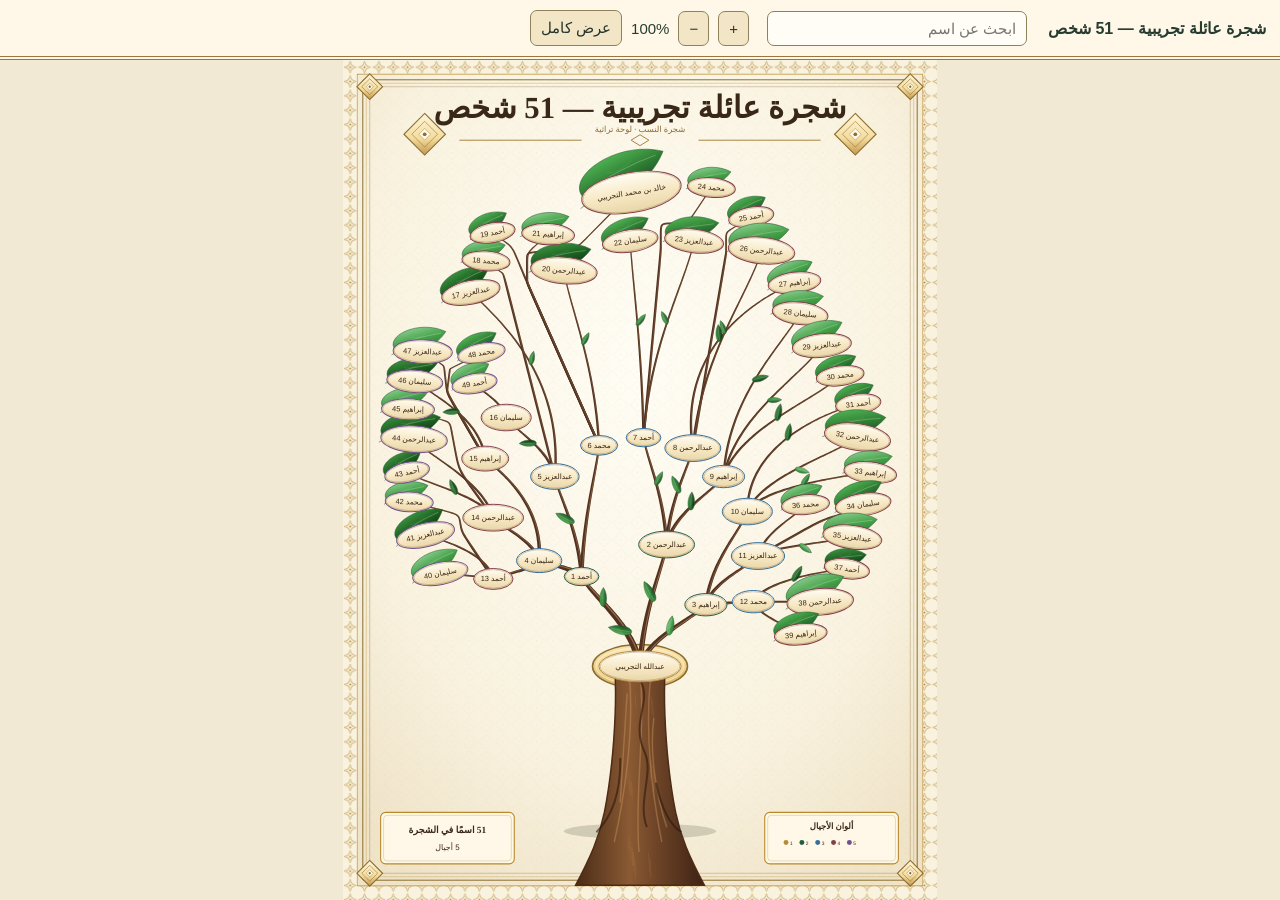
<file: samples/tree-51.html>
<!doctype html><html lang="ar" dir="rtl"><head><meta charset="utf-8">
<meta name="viewport" content="width=device-width,initial-scale=1"><meta http-equiv="Content-Security-Policy" content="default-src 'none'; style-src 'unsafe-inline'; script-src 'unsafe-inline'; base-uri 'none'; form-action 'none'">
<title>شجرة عائلة تجريبية — 51 شخص</title><style>
*{box-sizing:border-box}body{margin:0;background:#24352e;color:#f7edcf;font:15px Tahoma,Arial,sans-serif;display:grid;grid-template-rows:auto minmax(0,1fr);height:100vh;height:100dvh}header{display:flex;gap:9px;flex-wrap:wrap;align-items:center;padding:10px 14px;background:#192923;border-bottom:1px solid #ac8f55}h1{font-size:16px;margin:0 0 0 12px}button,input{font:inherit;border:1px solid #8f815c;border-radius:7px;padding:8px 10px}button{cursor:pointer;background:#f3e6c6;color:#26352e}input{background:#fffdf5;color:#1c2b24;width:min(260px,70vw)}button:focus-visible,input:focus-visible,svg [tabindex]:focus-visible{outline:3px solid #db9b35;outline-offset:2px}.search{position:relative}#matches{position:absolute;inset-inline-start:0;top:100%;width:min(340px,85vw);max-height:45vh;overflow:auto;background:#f7edcf;z-index:3;padding:6px;border-radius:8px}#matches button,#relatives button{display:block;width:100%;text-align:start;margin:3px 0}main{min-height:0;display:grid;position:relative}#art{min-height:0;overflow:hidden}#art>svg{width:100%;height:100%;display:block;touch-action:none;cursor:grab;user-select:none}#art>svg:active{cursor:grabbing}[data-person-id]{cursor:pointer}.review-selection [data-person-id]:not(.review-active),.review-selection [data-child-id]:not(.review-active){opacity:.27}.review-active[data-person-id]{filter:drop-shadow(0 0 2px #f3ab23)}.review-active[data-child-id]>path:first-child{fill:#b67829}aside{position:absolute;inset-inline-end:12px;bottom:12px;max-width:min(340px,92vw);max-height:37vh;overflow:auto;padding:12px;border:1px solid #ac8f55;border-radius:10px;background:#fff8e8;color:#26352e}aside h2{font-size:16px;margin:0 0 7px}aside p{margin:5px 0 9px}#clearPerson{margin-top:8px}[hidden]{display:none!important}@media(max-width:600px){header{padding:8px;gap:6px}h1{flex-basis:100%}button,input{padding:8px}}
body{background:#f2e9d4;color:#273c30}
header{background:#fff8e8;border-bottom:4px double #9d743c}
aside{border:3px double #9d743c}
@media print{header,aside,#lineageTrace{display:none!important}body{display:block;height:auto;background:white}main{display:block}#art{overflow:visible;print-color-adjust:exact;-webkit-print-color-adjust:exact}#art>svg{width:100%;height:auto}.review-selection [data-person-id],.review-selection [data-child-id]{opacity:1!important}.review-active[data-person-id]{filter:none}.review-active[data-child-id]>path:first-child{fill:#513221}}
</style></head><body><header><h1>شجرة عائلة تجريبية — 51 شخص</h1><div class="search"><input id="query" type="search" aria-label="ابحث عن اسم" placeholder="ابحث عن اسم" autocomplete="off"><div id="matches" hidden></div></div><span id="searchStatus" role="status"></span><button id="zoomIn" aria-label="تكبير">+</button><button id="zoomOut" aria-label="تصغير">−</button><output id="zoom"></output><button id="fit">عرض كامل</button></header><main><div id="art"><svg xmlns="http://www.w3.org/2000/svg" xmlns:inkscape="http://www.inkscape.org/namespaces/inkscape" width="420mm" height="594mm" viewBox="0 0 1200 1697" text-rendering="geometricPrecision" font-family="Tahoma,Arial,sans-serif"><title>شجرة عائلة تجريبية — 51 شخص</title><defs>
      <radialGradient id="hp-sky" cx=".5" cy=".36" r=".74"><stop stop-color="#fffdf5"/><stop offset=".68" stop-color="#f9f2df"/><stop offset="1" stop-color="#efe3c8"/></radialGradient>
      <pattern id="hp-paper" width="34" height="34" patternUnits="userSpaceOnUse"><path d="M17 2L32 17L17 32L2 17Z" fill="none" stroke="#c9b98a" stroke-width=".55" opacity=".28"/><circle cx="17" cy="17" r="1.1" fill="#c9b98a" opacity=".3"/></pattern>
      <linearGradient id="hp-field" x2="0" y2="1"><stop stop-color="#9aaa54"/><stop offset="1" stop-color="#344a2d"/></linearGradient>
      <linearGradient id="hp-bark"><stop stop-color="#4a2c17"/><stop offset=".42" stop-color="#8a5a33"/><stop offset=".65" stop-color="#6b4226"/><stop offset="1" stop-color="#3d2215"/></linearGradient>
      <linearGradient id="hp-leaf" x2="0" y2="1"><stop stop-color="#f1edaf"/><stop offset=".48" stop-color="#d7e4a2"/><stop offset="1" stop-color="#99b679"/></linearGradient>
      <linearGradient id="hp-leaf-dark" x2="0" y2="1"><stop stop-color="#3f8a4a"/><stop offset="1" stop-color="#1e5c2e"/></linearGradient>
      <linearGradient id="hp-leaf-green" x2="0" y2="1"><stop stop-color="#4caf50"/><stop offset=".55" stop-color="#2e7d32"/><stop offset="1" stop-color="#1b4d2e"/></linearGradient>
      <linearGradient id="hp-leaf-light" x2="0" y2="1"><stop stop-color="#81c784"/><stop offset=".55" stop-color="#43a047"/><stop offset="1" stop-color="#2e7d32"/></linearGradient>
      <linearGradient id="hp-leaf-deep" x2="0" y2="1"><stop stop-color="#388e3c"/><stop offset=".55" stop-color="#1b5e20"/><stop offset="1" stop-color="#0d3311"/></linearGradient>
      <linearGradient id="hp-gold" x2="0" y2="1"><stop stop-color="#fff5d9"/><stop offset=".6" stop-color="#f4dc9e"/><stop offset="1" stop-color="#c3974c"/></linearGradient>
      <linearGradient id="hp-badge" x2="0" y2="1"><stop stop-color="#fffdf5"/><stop offset=".55" stop-color="#f7e8c3"/><stop offset="1" stop-color="#e8d5a8"/></linearGradient>
      <radialGradient id="hp-medallion" cx=".5" cy=".42" r=".65"><stop stop-color="#fff8e0"/><stop offset=".7" stop-color="#f4dc9e"/><stop offset="1" stop-color="#b8892b"/></radialGradient>
      <pattern id="hp-border" width="29" height="29" patternUnits="userSpaceOnUse"><rect width="29" height="29" fill="#f9f2df"/><path d="M14.5 2L18 11L27 14.5L18 18L14.5 27L11 18L2 14.5L11 11Z" fill="none" stroke="#b8892b" stroke-width=".85"/><path d="M14.5 7L22 14.5L14.5 22L7 14.5Z" fill="none" stroke="#8a6d2f" stroke-width=".55"/><circle cx="14.5" cy="14.5" r="2" fill="#b8892b"/></pattern>
    </defs>
      <g id="hp-background-layer" inkscape:groupmode="layer" inkscape:label="الخلفية" transform="scale(1 1)">
    <rect x="28" y="28" width="1144" height="1641" rx="3" fill="url(#hp-sky)" stroke="#b8892b" stroke-width="2.5"/>
    <rect x="30" y="30" width="1140" height="1637" fill="url(#hp-paper)"/>
    </g>
      <g id="hp-frame-layer" inkscape:groupmode="layer" inkscape:label="الإطار" transform="scale(1 1)">
    <path d="M0 0H1200V1697H0Z M28 28H1172V1669H28Z" fill="url(#hp-border)" fill-rule="evenodd"/>
    <rect x="40" y="40" width="1120" height="1617" rx="2" fill="none" stroke="#8a6d2f" stroke-width="2"/>
    <rect x="47" y="47" width="1106" height="1603" rx="2" fill="none" stroke="#c9a95f" stroke-width="1"/>
    <rect x="54" y="54" width="1092" height="1589" rx="2" fill="none" stroke="#8a6d2f" stroke-width=".7"/>
    <g transform="translate(54 54)"><path d="M0 -26L26 0L0 26L-26 0Z" fill="url(#hp-gold)" stroke="#8a6d2f" stroke-width="2.2"/><path d="M0 -16.12L16.12 0L0 16.12L-16.12 0Z" fill="none" stroke="#8a6d2f" stroke-width="1.1"/><path d="M0 -7.280000000000001L7.280000000000001 0L0 7.280000000000001L-7.280000000000001 0Z" fill="#fff8e8" stroke="#8a6d2f" stroke-width=".8"/><circle r="2.34" fill="#8a6d2f"/></g><g transform="translate(1146 54)"><path d="M0 -26L26 0L0 26L-26 0Z" fill="url(#hp-gold)" stroke="#8a6d2f" stroke-width="2.2"/><path d="M0 -16.12L16.12 0L0 16.12L-16.12 0Z" fill="none" stroke="#8a6d2f" stroke-width="1.1"/><path d="M0 -7.280000000000001L7.280000000000001 0L0 7.280000000000001L-7.280000000000001 0Z" fill="#fff8e8" stroke="#8a6d2f" stroke-width=".8"/><circle r="2.34" fill="#8a6d2f"/></g><g transform="translate(54 1643)"><path d="M0 -26L26 0L0 26L-26 0Z" fill="url(#hp-gold)" stroke="#8a6d2f" stroke-width="2.2"/><path d="M0 -16.12L16.12 0L0 16.12L-16.12 0Z" fill="none" stroke="#8a6d2f" stroke-width="1.1"/><path d="M0 -7.280000000000001L7.280000000000001 0L0 7.280000000000001L-7.280000000000001 0Z" fill="#fff8e8" stroke="#8a6d2f" stroke-width=".8"/><circle r="2.34" fill="#8a6d2f"/></g><g transform="translate(1146 1643)"><path d="M0 -26L26 0L0 26L-26 0Z" fill="url(#hp-gold)" stroke="#8a6d2f" stroke-width="2.2"/><path d="M0 -16.12L16.12 0L0 16.12L-16.12 0Z" fill="none" stroke="#8a6d2f" stroke-width="1.1"/><path d="M0 -7.280000000000001L7.280000000000001 0L0 7.280000000000001L-7.280000000000001 0Z" fill="#fff8e8" stroke="#8a6d2f" stroke-width=".8"/><circle r="2.34" fill="#8a6d2f"/></g>
    <g transform="translate(165 150)"><path d="M0 -42L42 0L0 42L-42 0Z" fill="url(#hp-gold)" stroke="#8a6d2f" stroke-width="2.2"/><path d="M0 -26.04L26.04 0L0 26.04L-26.04 0Z" fill="none" stroke="#8a6d2f" stroke-width="1.1"/><path d="M0 -11.760000000000002L11.760000000000002 0L0 11.760000000000002L-11.760000000000002 0Z" fill="#fff8e8" stroke="#8a6d2f" stroke-width=".8"/><circle r="3.78" fill="#8a6d2f"/></g><g transform="translate(1035 150)"><path d="M0 -42L42 0L0 42L-42 0Z" fill="url(#hp-gold)" stroke="#8a6d2f" stroke-width="2.2"/><path d="M0 -26.04L26.04 0L0 26.04L-26.04 0Z" fill="none" stroke="#8a6d2f" stroke-width="1.1"/><path d="M0 -11.760000000000002L11.760000000000002 0L0 11.760000000000002L-11.760000000000002 0Z" fill="#fff8e8" stroke="#8a6d2f" stroke-width=".8"/><circle r="3.78" fill="#8a6d2f"/></g>
    </g>
      <g id="hp-trunk-layer" inkscape:groupmode="layer" inkscape:label="الجذع" transform="scale(1 1)"><ellipse cx="600" cy="1558" rx="154" ry="16" fill="#283620" opacity=".18"/><ellipse cx="600" cy="1225" rx="96.02" ry="44.2" fill="url(#hp-medallion)" stroke="#8a6d2f" stroke-width="3"/><ellipse cx="600" cy="1225" rx="89.02" ry="37.2" fill="none" stroke="#fff8e8" stroke-width="1.2"/>
    <path d="M548 1208C556 1310 544 1440 528 1520C518 1570 500 1610 470 1667L730 1667C700 1610 682 1570 672 1520C656 1440 644 1310 652 1208Q600 1188 548 1208Z" fill="url(#hp-bark)" stroke="#4d2b16" stroke-width="3"/>
    <path d="M578 1236C590 1360 566 1500 548 1580M600 1240C612 1350 588 1490 598 1600M622 1241C608 1366 626 1490 644 1580M574 1280C570 1350 564 1430 560 1500M628 1330C618 1400 634 1490 654 1550" fill="none" stroke="#d29c5f" stroke-width="3" opacity=".4"/>
    <path d="M602 1256C624 1300 580 1335 610 1400C628 1440 594 1500 614 1550M560 1410Q562 1510 512 1560M632 1460Q650 1540 684 1560" fill="none" stroke="#2c180e" stroke-width="4" opacity=".6"/>
    <g fill="none" stroke="#c58a52" opacity=".3" stroke-width="1.15"><path d="M575.78 1426.92q-3.88 15 -2.07 24.58"/><path d="M619.86 1403.33q2.19 15 2.34 40"/><path d="M583.94 1590.68q1.42 15 1.79 38.06"/><path d="M578.39 1567.1q-3.52 15 -1.8 25.49"/><path d="M622.48 1414.45q2.55 15 -2.36 40.92"/><path d="M616.93 1601.8q1.78 15 2.05 38.98"/><path d="M581.01 1578.22q-3.16 15 -1.54 26.41"/><path d="M625.09 1425.57q-3.92 15 -2.1 24.46"/><path d="M619.54 1612.92q2.14 15 2.31 39.89"/><path d="M583.63 1589.34q-2.8 15 -1.28 27.32"/><path d="M578.08 1436.69q-3.56 15 -1.84 25.38"/><path d="M622.16 1413.1q2.5 15 2.57 40.81"/><path d="M586.24 1600.46q1.74 15 2.02 28.24"/><path d="M580.69 1447.81q-3.2 15 -1.57 26.3"/><path d="M624.78 1424.22q2.86 15 2.83 41.73"/><path d="M588.86 1611.58q2.1 15 2.28 39.78"/><path d="M583.31 1458.93q-2.84 15 -1.31 27.21"/><path d="M627.39 1435.34q3.22 15 -1.87 42.64"/><path d="M621.84 1282.7q2.46 15 2.54 40.7"/><path d="M585.93 1599.11q-2.48 15 -1.05 28.13"/><path d="M630.01 1446.46q-3.24 15 -1.61 43.56"/><path d="M624.46 1293.82q2.82 15 2.8 41.61"/><path d="M588.54 1610.23q-2.12 15 -0.79 29.04"/><path d="M582.99 1457.58q-2.88 15 -1.34 27.1"/><path d="M627.08 1433.99q3.18 15 3.06 42.53"/><path d="M591.16 1281.35q-1.76 15 2.51 29.96"/><path d="M585.61 1468.7q-2.52 15 -1.08 28.02"/></g></g>
      <g transform="translate(0 0) scale(1)" fill="#392717" direction="rtl" text-anchor="middle"><text x="600" y="118" font-size="62" font-weight="700" font-family="Amiri,Tahoma,serif">شجرة عائلة تجريبية — 51 شخص</text><text x="600" y="146" font-size="17" font-family="Amiri,Tahoma,serif" fill="#8a6d2f">شجرة النسب · لوحة تراثية</text><path d="M235 162H482M718 162H965M582 162l18-11 18 11-18 11Z" fill="none" stroke="#a88342" stroke-width="2"/></g>
      <g id="hp-branches-layer" inkscape:groupmode="layer" inkscape:label="أغصان النسب"><g data-parent-id="test-0" data-child-id="test-1"><path d="M607.12 1223.61L605.86 1217.62L604.38 1211.6L602.7 1205.7L600.84 1199.91L598.81 1194.23L596.62 1188.66L594.28 1183.2L591.79 1177.84L589.17 1172.59L586.43 1167.44L583.57 1162.4L580.61 1157.45L577.55 1152.61L574.41 1147.85L571.19 1143.2L567.91 1138.63L564.56 1134.16L561.17 1129.77L557.74 1125.47L554.28 1121.25L550.79 1117.12L547.3 1113.07L543.79 1109.1L540.3 1105.21L536.81 1101.4L533.35 1097.66L529.92 1093.99L526.53 1090.4L523.19 1086.88L519.91 1083.43L516.7 1080.04L513.56 1076.73L510.5 1073.47L507.54 1070.29L504.69 1067.17L501.94 1064.11L499.32 1061.11L496.82 1058.17L494.46 1055.3L492.25 1052.49L490.19 1049.73L488.3 1047.04L486.58 1044.41L485 1041.77L478.93 1045.18L480.43 1048.03L482.15 1050.98L484.03 1053.96L486.07 1056.99L488.25 1060.05L490.57 1063.16L493.02 1066.31L495.59 1069.5L498.27 1072.75L501.05 1076.04L503.92 1079.39L506.88 1082.79L509.91 1086.24L513.01 1089.75L516.17 1093.32L519.37 1096.94L522.61 1100.63L525.88 1104.38L529.18 1108.19L532.48 1112.06L535.79 1116L539.1 1120L542.39 1124.07L545.66 1128.21L548.89 1132.41L552.09 1136.68L555.23 1141.03L558.32 1145.44L561.34 1149.92L564.28 1154.48L567.14 1159.11L569.91 1163.81L572.57 1168.59L575.13 1173.44L577.57 1178.36L579.88 1183.37L582.05 1188.45L584.09 1193.6L585.97 1198.84L587.7 1204.16L589.26 1209.56L590.64 1215.04L591.84 1220.6L592.88 1226.39Z" fill="#513221"/><path d="M602.7 1224.47L601.52 1218.54L600.12 1212.67L598.53 1206.89L596.77 1201.23L594.83 1195.66L592.74 1190.19L590.49 1184.82L588.1 1179.55L585.57 1174.38L582.92 1169.3L580.16 1164.32L577.29 1159.42L574.32 1154.62L571.27 1149.91L568.14 1145.28L564.93 1140.74L561.67 1136.29L558.36 1131.91L555 1127.62L551.6 1123.41L548.19 1119.28L544.75 1115.22L541.31 1111.24L537.87 1107.34L534.45 1103.5L531.04 1099.74L527.66 1096.05L524.31 1092.43L521.02 1088.87L517.77 1085.39L514.59 1081.96L511.49 1078.6L508.46 1075.31L505.53 1072.07L502.7 1068.9L499.97 1065.78L497.36 1062.72L494.88 1059.72L492.54 1056.77L490.33 1053.88L488.28 1051.05L486.39 1048.26L484.67 1045.53L483.12 1042.82" stroke="#bb8959" opacity=".64" stroke-width="2.61" fill="none" stroke-linecap="round" stroke-linejoin="round"/></g><g data-parent-id="test-0" data-child-id="test-2"><path d="M605.66 1225.36L606.04 1218.49L606.49 1211.75L607 1205.1L607.58 1198.56L608.21 1192.1L608.9 1185.75L609.65 1179.48L610.44 1173.31L611.28 1167.23L612.17 1161.24L613.1 1155.34L614.07 1149.53L615.09 1143.8L616.13 1138.16L617.21 1132.6L618.32 1127.13L619.46 1121.74L620.62 1116.43L621.81 1111.2L623.01 1106.05L624.24 1100.97L625.48 1095.97L626.73 1091.05L627.99 1086.2L629.26 1081.43L630.54 1076.73L631.81 1072.1L633.09 1067.53L634.36 1063.04L635.63 1058.62L636.89 1054.26L638.14 1049.96L639.38 1045.73L640.6 1041.57L641.81 1037.46L642.99 1033.42L644.15 1029.44L645.28 1025.51L646.38 1021.65L647.46 1017.83L648.49 1014.08L649.5 1010.38L650.46 1006.73L651.38 1003.13L652.26 999.59L653.08 996.09L653.86 992.65L654.59 989.25L655.26 985.9L655.87 982.59L656.42 979.35L651.07 978.35L650.42 981.53L649.71 984.73L648.94 987.98L648.12 991.29L647.24 994.64L646.32 998.05L645.34 1001.51L644.32 1005.03L643.26 1008.61L642.16 1012.24L641.02 1015.94L639.84 1019.69L638.63 1023.5L637.4 1027.38L636.13 1031.32L634.84 1035.32L633.53 1039.39L632.19 1043.53L630.84 1047.73L629.48 1052L628.1 1056.34L626.72 1060.76L625.32 1065.24L623.93 1069.8L622.53 1074.44L621.13 1079.14L619.74 1083.93L618.35 1088.79L616.98 1093.74L615.61 1098.76L614.26 1103.86L612.93 1109.05L611.61 1114.32L610.32 1119.67L609.05 1125.11L607.81 1130.64L606.61 1136.25L605.43 1141.95L604.29 1147.75L603.19 1153.63L602.13 1159.61L601.11 1165.67L600.14 1171.84L599.21 1178.1L598.34 1184.45L597.52 1190.9L596.76 1197.45L596.06 1204.1L595.42 1210.86L594.85 1217.71L594.34 1224.64Z" fill="#513221"/><path d="M602.15 1225.14L602.57 1218.25L603.06 1211.47L603.61 1204.79L604.23 1198.21L604.9 1191.73L605.63 1185.35L606.41 1179.05L607.25 1172.85L608.13 1166.75L609.06 1160.73L610.03 1154.81L611.04 1148.98L612.09 1143.23L613.18 1137.57L614.3 1131.99L615.45 1126.5L616.63 1121.1L617.83 1115.77L619.05 1110.53L620.3 1105.37L621.56 1100.29L622.84 1095.28L624.13 1090.35L625.43 1085.5L626.74 1080.72L628.05 1076.02L629.37 1071.38L630.68 1066.82L631.99 1062.33L633.3 1057.91L634.6 1053.56L635.88 1049.27L637.15 1045.05L638.41 1040.89L639.65 1036.8L640.86 1032.77L642.05 1028.8L643.22 1024.89L644.36 1021.04L645.46 1017.25L646.53 1013.51L647.56 1009.83L648.56 1006.2L649.51 1002.63L650.41 999.11L651.27 995.64L652.08 992.23L652.84 988.86L653.54 985.53L654.18 982.26L654.76 979.04" stroke="#bb8959" opacity=".64" stroke-width="2.04" fill="none" stroke-linecap="round" stroke-linejoin="round"/></g><g data-parent-id="test-0" data-child-id="test-3"><path d="M605.39 1226.76L606.82 1222.1L608.49 1217.7L610.45 1213.35L612.68 1209.05L615.18 1204.82L617.92 1200.65L620.89 1196.54L624.08 1192.5L627.48 1188.51L631.05 1184.6L634.8 1180.75L638.69 1176.96L642.72 1173.24L646.87 1169.59L651.12 1166.01L655.45 1162.5L659.84 1159.05L664.29 1155.67L668.76 1152.35L673.25 1149.1L677.73 1145.91L682.19 1142.78L686.62 1139.71L690.99 1136.71L695.28 1133.76L699.49 1130.87L703.59 1128.04L707.58 1125.26L711.42 1122.53L715.1 1119.85L718.62 1117.22L721.94 1114.64L725.06 1112.09L727.96 1109.59L730.63 1107.12L733.04 1104.68L735.12 1102.33L731.14 1098.62L729.05 1100.76L726.72 1102.89L724.12 1105.09L721.26 1107.36L718.16 1109.68L714.83 1112.06L711.31 1114.51L707.59 1117.01L703.71 1119.57L699.68 1122.2L695.51 1124.89L691.22 1127.64L686.83 1130.45L682.35 1133.34L677.81 1136.29L673.22 1139.32L668.59 1142.41L663.94 1145.58L659.3 1148.83L654.67 1152.15L650.07 1155.55L645.52 1159.04L641.03 1162.61L636.63 1166.27L632.32 1170.02L628.13 1173.87L624.06 1177.81L620.15 1181.85L616.4 1186L612.84 1190.25L609.47 1194.62L606.32 1199.11L603.41 1203.72L600.76 1208.45L598.39 1213.31L596.31 1218.3L594.61 1223.24Z" fill="#513221"/><path d="M602.05 1225.67L603.56 1220.93L605.36 1216.34L607.45 1211.83L609.81 1207.4L612.43 1203.05L615.3 1198.78L618.39 1194.59L621.7 1190.48L625.2 1186.45L628.89 1182.49L632.73 1178.61L636.72 1174.81L640.83 1171.08L645.06 1167.43L649.38 1163.85L653.78 1160.35L658.24 1156.91L662.74 1153.55L667.27 1150.25L671.8 1147.02L676.33 1143.86L680.83 1140.77L685.29 1137.74L689.7 1134.77L694.02 1131.86L698.26 1129.02L702.38 1126.23L706.38 1123.5L710.23 1120.82L713.93 1118.19L717.44 1115.62L720.77 1113.1L723.88 1110.63L726.77 1108.2L729.42 1105.81L731.8 1103.47L733.89 1101.18" stroke="#bb8959" opacity=".64" stroke-width="2.04" fill="none" stroke-linecap="round" stroke-linejoin="round"/></g><g data-parent-id="test-1" data-child-id="test-4"><path d="M486.26 1039.77L484.26 1037.66L481.58 1035.47L478.6 1033.51L475.33 1031.7L471.8 1030.01L468.02 1028.42L464.02 1026.9L459.83 1025.46L455.5 1024.07L451.04 1022.74L446.5 1021.47L441.91 1020.25L437.31 1019.07L432.74 1017.94L428.24 1016.85L423.85 1015.81L419.6 1014.81L415.54 1013.84L411.71 1012.91L408.14 1012.02L404.88 1011.17L401.98 1010.36L399.49 1009.59L397.36 1008.83L395.26 1013.85L397.43 1014.89L400.06 1015.97L403.04 1017.07L406.33 1018.19L409.91 1019.34L413.73 1020.51L417.75 1021.72L421.94 1022.96L426.26 1024.24L430.67 1025.56L435.12 1026.91L439.58 1028.3L444 1029.73L448.35 1031.2L452.58 1032.71L456.64 1034.26L460.49 1035.85L464.09 1037.46L467.38 1039.1L470.32 1040.76L472.84 1042.4L474.89 1044L476.41 1045.49L477.67 1047.17Z" fill="#513221"/><path d="M483.6 1042.07L481.82 1040.09L479.51 1038.12L476.82 1036.26L473.78 1034.51L470.43 1032.83L466.8 1031.22L462.93 1029.67L458.84 1028.19L454.59 1026.75L450.21 1025.37L445.72 1024.03L441.19 1022.74L436.63 1021.5L432.1 1020.3L427.63 1019.14L423.26 1018.03L419.03 1016.95L414.98 1015.91L411.15 1014.9L407.58 1013.94L404.31 1013L401.39 1012.1L398.85 1011.23L396.71 1010.39" stroke="#bb8959" opacity=".64" stroke-width="2.04" fill="none" stroke-linecap="round" stroke-linejoin="round"/></g><g data-parent-id="test-1" data-child-id="test-5"><path d="M485.94 1043.15L485.34 1036.26L484.63 1029.46L483.84 1022.78L482.95 1016.23L481.97 1009.79L480.92 1003.47L479.79 997.27L478.6 991.19L477.33 985.21L476.01 979.35L474.63 973.6L473.2 967.96L471.72 962.42L470.2 956.99L468.64 951.66L467.05 946.44L465.43 941.32L463.8 936.29L462.14 931.36L460.47 926.53L458.79 921.79L457.11 917.14L455.42 912.59L453.75 908.12L452.08 903.74L450.43 899.44L448.8 895.23L447.2 891.1L445.62 887.06L444.08 883.09L442.57 879.2L441.11 875.38L439.7 871.64L438.33 867.97L437.03 864.37L435.79 860.84L434.61 857.38L433.51 853.98L432.48 850.65L431.52 847.39L430.66 844.18L429.88 841.01L426.14 841.87L426.84 845.1L427.63 848.42L428.51 851.78L429.46 855.21L430.49 858.69L431.59 862.23L432.75 865.84L433.98 869.5L435.26 873.24L436.59 877.04L437.96 880.91L439.38 884.85L440.83 888.86L442.32 892.94L443.83 897.1L445.36 901.34L446.92 905.65L448.48 910.04L450.06 914.52L451.63 919.08L453.21 923.73L454.78 928.46L456.34 933.27L457.89 938.18L459.42 943.18L460.92 948.28L462.4 953.46L463.84 958.75L465.24 964.13L466.61 969.61L467.92 975.19L469.19 980.88L470.39 986.67L471.54 992.57L472.62 998.57L473.64 1004.68L474.57 1010.91L475.43 1017.25L476.21 1023.7L476.9 1030.27L477.49 1036.95L477.99 1043.79Z" fill="#513221"/><path d="M483.48 1043.35L482.91 1036.48L482.24 1029.71L481.47 1023.07L480.62 1016.54L479.68 1010.14L478.66 1003.85L477.57 997.67L476.41 991.61L475.18 985.66L473.89 979.82L472.55 974.09L471.15 968.47L469.71 962.95L468.23 957.54L466.7 952.22L465.15 947.01L463.57 941.89L461.96 936.88L460.34 931.95L458.71 927.13L457.06 922.39L455.41 917.74L453.76 913.19L452.12 908.72L450.48 904.33L448.86 900.03L447.26 895.81L445.68 891.67L444.13 887.61L442.62 883.63L441.14 879.73L439.71 875.89L438.32 872.13L436.98 868.44L435.7 864.82L434.49 861.27L433.33 857.79L432.25 854.36L431.25 851L430.32 847.7L429.47 844.47L428.72 841.28" stroke="#bb8959" opacity=".64" stroke-width="1.44" fill="none" stroke-linecap="round" stroke-linejoin="round"/></g><g data-parent-id="test-1" data-child-id="test-6"><path d="M485.95 1043.63L486.19 1036.62L486.46 1029.72L486.78 1022.92L487.13 1016.21L487.51 1009.6L487.93 1003.08L488.38 996.64L488.86 990.3L489.37 984.05L489.91 977.89L490.47 971.81L491.06 965.82L491.67 959.92L492.31 954.1L492.96 948.36L493.63 942.71L494.33 937.14L495.03 931.64L495.76 926.23L496.49 920.89L497.24 915.63L498 910.45L498.77 905.34L499.54 900.31L500.32 895.35L501.11 890.46L501.9 885.64L502.69 880.89L503.48 876.21L504.27 871.6L505.06 867.06L505.85 862.58L506.63 858.16L507.4 853.81L508.17 849.53L508.92 845.3L509.67 841.14L510.4 837.03L511.12 832.99L511.82 829L512.51 825.07L513.18 821.19L513.83 817.37L514.45 813.61L515.06 809.89L515.64 806.23L516.19 802.62L516.72 799.06L517.22 795.54L517.69 792.08L518.13 788.66L518.54 785.29L518.91 781.96L519.24 778.69L515.44 778.25L515.03 781.5L514.59 784.79L514.11 788.12L513.6 791.49L513.06 794.92L512.48 798.39L511.88 801.92L511.26 805.5L510.6 809.13L509.92 812.81L509.22 816.55L508.5 820.35L507.76 824.2L507 828.11L506.22 832.07L505.43 836.1L504.62 840.19L503.8 844.34L502.97 848.55L502.13 852.83L501.28 857.17L500.42 861.57L499.56 866.05L498.69 870.59L497.82 875.2L496.95 879.88L496.08 884.63L495.21 889.45L494.35 894.35L493.49 899.32L492.63 904.36L491.79 909.48L490.95 914.68L490.12 919.95L489.3 925.31L488.5 930.74L487.71 936.25L486.94 941.85L486.19 947.53L485.45 953.29L484.74 959.14L484.04 965.07L483.37 971.09L482.73 977.2L482.11 983.4L481.52 989.68L480.96 996.06L480.43 1002.53L479.93 1009.09L479.47 1015.75L479.04 1022.5L478.65 1029.34L478.29 1036.29L477.98 1043.32Z" fill="#513221"/><path d="M483.48 1043.53L483.74 1036.52L484.04 1029.61L484.38 1022.79L484.75 1016.07L485.16 1009.44L485.61 1002.91L486.08 996.46L486.59 990.11L487.12 983.85L487.68 977.68L488.27 971.59L488.88 965.59L489.52 959.68L490.18 953.85L490.86 948.1L491.56 942.44L492.28 936.86L493.01 931.36L493.76 925.94L494.52 920.6L495.29 915.34L496.07 910.15L496.86 905.04L497.66 900L498.47 895.04L499.28 890.15L500.1 885.33L500.91 880.58L501.73 875.9L502.54 871.29L503.36 866.74L504.17 862.27L504.97 857.85L505.77 853.51L506.56 849.22L507.34 845L508.1 840.84L508.86 836.74L509.6 832.7L510.33 828.72L511.04 824.8L511.73 820.93L512.4 817.12L513.05 813.36L513.68 809.66L514.28 806L514.86 802.4L515.41 798.85L515.93 795.35L516.42 791.9L516.88 788.49L517.31 785.13L517.71 781.82L518.06 778.55" stroke="#bb8959" opacity=".64" stroke-width="1.44" fill="none" stroke-linecap="round" stroke-linejoin="round"/></g><g data-parent-id="test-4" data-child-id="test-13"><path d="M393.43 1009.02L391.9 1011.06L390 1012.94L387.59 1014.86L384.7 1016.78L381.4 1018.69L377.74 1020.56L373.76 1022.4L369.53 1024.18L365.08 1025.92L360.46 1027.62L355.71 1029.26L350.89 1030.86L346.04 1032.41L341.2 1033.91L336.41 1035.37L331.72 1036.78L327.17 1038.16L322.81 1039.49L318.68 1040.79L314.81 1042.04L311.25 1043.27L308.05 1044.46L305.23 1045.63L302.89 1046.76L304.33 1050.01L306.64 1049.07L309.37 1048.1L312.53 1047.1L316.06 1046.05L319.92 1044.96L324.07 1043.83L328.46 1042.65L333.04 1041.44L337.78 1040.17L342.64 1038.86L347.56 1037.5L352.5 1036.09L357.44 1034.63L362.31 1033.11L367.09 1031.53L371.73 1029.89L376.19 1028.18L380.44 1026.41L384.43 1024.55L388.14 1022.6L391.52 1020.55L394.55 1018.37L397.18 1016.01L399.19 1013.67Z" fill="#513221"/><path d="M395.22 1010.46L393.54 1012.59L391.41 1014.62L388.81 1016.62L385.77 1018.59L382.34 1020.51L378.58 1022.38L374.52 1024.19L370.21 1025.95L365.7 1027.66L361.03 1029.32L356.25 1030.93L351.39 1032.48L346.51 1033.99L341.64 1035.45L336.84 1036.86L332.13 1038.23L327.57 1039.55L323.2 1040.83L319.06 1042.08L315.2 1043.28L311.65 1044.45L308.46 1045.59L305.67 1046.7L303.34 1047.77" stroke="#bb8959" opacity=".64" stroke-width="1.33" fill="none" stroke-linecap="round" stroke-linejoin="round"/></g><g data-parent-id="test-4" data-child-id="test-14"><path d="M399.81 1010.15L398.07 1005.28L395.83 1000.44L393.19 995.77L390.2 991.27L386.89 986.94L383.3 982.77L379.46 978.74L375.42 974.85L371.19 971.1L366.83 967.48L362.35 963.98L357.79 960.59L353.19 957.32L348.58 954.15L344 951.09L339.46 948.13L335.02 945.27L330.7 942.5L326.54 939.82L322.58 937.23L318.83 934.73L315.35 932.31L312.16 929.97L309.31 927.72L306.82 925.55L304.68 923.42L302.11 925.87L304.24 928.2L306.79 930.63L309.68 933.11L312.88 935.64L316.36 938.23L320.07 940.9L323.99 943.63L328.09 946.45L332.32 949.34L336.67 952.32L341.08 955.38L345.54 958.53L350 961.76L354.43 965.1L358.79 968.52L363.05 972.04L367.18 975.65L371.14 979.36L374.9 983.17L378.42 987.07L381.66 991.07L384.61 995.15L387.22 999.33L389.46 1003.59L391.32 1007.94L392.81 1012.54Z" fill="#513221"/><path d="M397.64 1010.89L395.97 1006.11L393.85 1001.41L391.34 996.87L388.47 992.48L385.27 988.22L381.79 984.1L378.05 980.11L374.09 976.25L369.95 972.51L365.66 968.89L361.24 965.38L356.75 961.99L352.2 958.7L347.64 955.51L343.09 952.42L338.6 949.43L334.19 946.53L329.89 943.72L325.75 941L321.8 938.37L318.06 935.81L314.58 933.34L311.39 930.94L308.53 928.62L306.02 926.37L303.88 924.18" stroke="#bb8959" opacity=".64" stroke-width="1.33" fill="none" stroke-linecap="round" stroke-linejoin="round"/></g><g data-parent-id="test-4" data-child-id="test-15"><path d="M400.01 1011.52L400.31 1004.5L400.39 997.55L400.26 990.74L399.92 984.05L399.38 977.49L398.65 971.06L397.74 964.76L396.64 958.59L395.37 952.54L393.94 946.61L392.35 940.81L390.61 935.13L388.72 929.57L386.7 924.13L384.55 918.82L382.27 913.62L379.88 908.53L377.38 903.57L374.77 898.71L372.08 893.97L369.29 889.35L366.42 884.83L363.48 880.42L360.47 876.12L357.41 871.93L354.28 867.84L351.11 863.85L347.91 859.97L344.66 856.19L341.4 852.51L338.11 848.93L334.81 845.44L331.5 842.05L328.2 838.76L324.9 835.56L321.62 832.45L318.35 829.43L315.12 826.5L311.92 823.66L308.76 820.9L305.65 818.23L302.6 815.64L299.6 813.14L296.68 810.72L293.83 808.38L291.06 806.12L288.38 803.93L286.11 806.66L288.73 808.9L291.44 811.23L294.23 813.62L297.09 816.1L300.02 818.65L303 821.28L306.03 823.99L309.11 826.79L312.23 829.66L315.37 832.62L318.54 835.67L321.73 838.8L324.93 842.02L328.13 845.33L331.33 848.73L334.52 852.21L337.7 855.79L340.85 859.46L343.97 863.23L347.06 867.09L350.1 871.05L353.09 875.1L356.03 879.25L358.9 883.5L361.71 887.85L364.44 892.3L367.08 896.85L369.64 901.5L372.1 906.26L374.46 911.12L376.71 916.09L378.84 921.17L380.85 926.36L382.74 931.65L384.49 937.06L386.1 942.58L387.56 948.21L388.86 953.96L390.01 959.82L390.99 965.8L391.8 971.91L392.42 978.13L392.86 984.47L393.11 990.94L393.15 997.54L392.99 1004.26L392.62 1011.16Z" fill="#513221"/><path d="M397.72 1011.41L398.04 1004.43L398.15 997.55L398.04 990.8L397.73 984.18L397.23 977.69L396.53 971.32L395.65 965.08L394.59 958.97L393.36 952.98L391.96 947.11L390.41 941.36L388.71 935.73L386.87 930.22L384.89 924.82L382.78 919.55L380.55 914.38L378.2 909.34L375.74 904.4L373.18 899.58L370.53 894.86L367.79 890.26L364.96 885.76L362.06 881.37L359.1 877.09L356.07 872.91L352.99 868.83L349.86 864.86L346.69 860.98L343.48 857.21L340.25 853.53L337 849.95L333.73 846.46L330.46 843.07L327.18 839.77L323.92 836.56L320.66 833.45L317.43 830.42L314.22 827.48L311.05 824.63L307.92 821.86L304.83 819.17L301.8 816.57L298.82 814.06L295.92 811.62L293.09 809.26L290.34 806.98L287.68 804.78" stroke="#bb8959" opacity=".64" stroke-width="1.33" fill="none" stroke-linecap="round" stroke-linejoin="round"/></g><g data-parent-id="test-13" data-child-id="test-40"><path d="M304.36 1046.02L302.21 1045.4L299.45 1044.79L296.21 1044.22L292.53 1043.68L288.44 1043.15L283.99 1042.65L279.22 1042.17L274.18 1041.7L268.91 1041.25L263.47 1040.82L257.91 1040.4L252.27 1040L246.61 1039.62L240.97 1039.25L235.4 1038.89L229.95 1038.55L224.68 1038.22L219.63 1037.9L214.85 1037.59L210.39 1037.3L206.3 1037.02L202.64 1036.75L199.45 1036.49L196.77 1036.23L196.5 1038.59L199.19 1038.95L202.4 1039.33L206.07 1039.71L210.17 1040.1L214.63 1040.5L219.41 1040.91L224.45 1041.34L229.72 1041.77L235.16 1042.22L240.71 1042.69L246.34 1043.16L251.98 1043.66L257.6 1044.16L263.14 1044.68L268.54 1045.22L273.77 1045.77L278.77 1046.34L283.48 1046.93L287.86 1047.53L291.86 1048.15L295.41 1048.78L298.45 1049.42L300.93 1050.07L302.86 1050.74Z" fill="#513221"/><path d="M303.89 1047.49L301.81 1046.85L299.14 1046.23L295.96 1045.63L292.32 1045.06L288.26 1044.51L283.83 1043.98L279.08 1043.46L274.05 1042.96L268.8 1042.48L263.37 1042.02L257.81 1041.57L252.18 1041.14L246.52 1040.72L240.89 1040.31L235.32 1039.92L229.88 1039.55L224.61 1039.18L219.56 1038.83L214.78 1038.49L210.32 1038.17L206.23 1037.85L202.56 1037.55L199.37 1037.25L196.69 1036.97" stroke="#bb8959" opacity=".64" stroke-width="0.89" fill="none" stroke-linecap="round" stroke-linejoin="round"/></g><g data-parent-id="test-13" data-child-id="test-41"><path d="M306 1047.75L304.68 1042.94L302.89 1038.17L300.67 1033.57L298.07 1029.14L295.11 1024.86L291.81 1020.75L288.21 1016.79L284.32 1012.99L280.18 1009.32L275.81 1005.81L271.24 1002.43L266.48 999.18L261.56 996.07L256.51 993.09L251.35 990.24L246.1 987.51L240.79 984.9L235.44 982.42L230.08 980.06L224.72 977.81L219.4 975.68L214.14 973.67L208.97 971.76L203.89 969.97L198.95 968.28L194.17 966.71L189.56 965.23L185.16 963.87L180.99 962.6L177.07 961.44L173.43 960.38L170.09 959.41L167.07 958.54L166.39 960.82L169.38 961.76L172.69 962.8L176.31 963.94L180.19 965.17L184.33 966.5L188.69 967.94L193.24 969.48L197.98 971.12L202.86 972.87L207.87 974.72L212.99 976.68L218.17 978.76L223.42 980.94L228.68 983.23L233.96 985.64L239.2 988.16L244.41 990.8L249.54 993.56L254.57 996.43L259.48 999.42L264.25 1002.52L268.84 1005.75L273.24 1009.09L277.42 1012.55L281.35 1016.13L285.01 1019.83L288.38 1023.64L291.43 1027.57L294.14 1031.61L296.5 1035.76L298.47 1040.02L300.04 1044.4L301.22 1049.02Z" fill="#513221"/><path d="M304.52 1048.14L303.24 1043.39L301.52 1038.74L299.38 1034.25L296.85 1029.9L293.97 1025.7L290.75 1021.65L287.22 1017.73L283.4 1013.96L279.33 1010.32L275.02 1006.82L270.49 1003.45L265.79 1000.22L260.92 997.11L255.91 994.12L250.79 991.27L245.57 988.53L240.3 985.92L234.98 983.42L229.64 981.04L224.32 978.78L219.02 976.63L213.78 974.6L208.63 972.68L203.57 970.87L198.65 969.16L193.88 967.57L189.29 966.07L184.9 964.68L180.74 963.4L176.83 962.21L173.2 961.13L169.87 960.14L166.86 959.25" stroke="#bb8959" opacity=".64" stroke-width="0.89" fill="none" stroke-linecap="round" stroke-linejoin="round"/></g><g data-parent-id="test-13" data-child-id="test-42"><path d="M305.66 1047L271.27 996.06L264.51 986.11L258.86 977.76L254.21 970.81L250.46 965.06L247.49 960.31L245.2 956.35L243.47 952.98L242.19 949.99L241.22 947.15L240.44 944.2L239.76 940.93L239.07 937.13L238.54 934.26L237.83 930.41L237.03 927.07L235.96 924.12L234.41 921.51L232.23 919.25L229.34 917.3L225.62 915.53L220.9 913.82L214.98 912.03L207.68 910.06L198.81 907.81L188.2 905.17L134.06 891.57L133.48 893.87L187.59 907.57L198.17 910.3L206.99 912.63L214.21 914.68L219.98 916.52L224.47 918.25L227.82 919.93L230.19 921.64L231.81 923.44L232.93 925.49L233.73 927.99L234.37 931.09L234.98 934.86L235.41 937.75L236.02 941.61L236.63 945.03L237.37 948.24L238.35 951.41L239.67 954.72L241.42 958.37L243.72 962.53L246.67 967.44L250.39 973.31L254.98 980.34L260.56 988.76L267.25 998.77L301.56 1049.77Z" fill="#513221"/><path d="M304.39 1047.86L270.03 996.9L263.29 986.93L257.66 978.56L253.03 971.58L249.29 965.8L246.32 961L244.03 956.97L242.29 953.52L241 950.43L240.02 947.48L239.26 944.46L238.6 941.14L237.94 937.32L237.44 934.44L236.76 930.62L236.01 927.35L235.02 924.55L233.6 922.11L231.6 919.99L228.87 918.12L225.27 916.37L220.62 914.65L214.74 912.85L207.46 910.86L198.61 908.58L188.01 905.92L133.88 892.28" stroke="#bb8959" opacity=".64" stroke-width="0.89" fill="none" stroke-linecap="round" stroke-linejoin="round"/></g><g data-parent-id="test-14" data-child-id="test-43"><path d="M305.54 923.41L303.58 920.08L301.22 916.75L298.53 913.5L295.54 910.34L292.27 907.26L288.72 904.25L284.93 901.31L280.9 898.45L276.65 895.64L272.2 892.89L267.57 890.21L262.77 887.58L257.82 885.01L252.73 882.49L247.53 880.02L242.23 877.61L236.85 875.24L231.4 872.92L225.91 870.65L220.38 868.43L214.84 866.25L209.3 864.12L203.79 862.03L198.31 859.99L192.88 857.98L187.53 856.02L182.28 854.1L177.12 852.21L172.1 850.37L167.21 848.56L162.49 846.79L157.94 845.05L153.59 843.35L149.45 841.69L145.55 840.06L141.89 838.46L138.5 836.89L135.39 835.36L132.59 833.87L130.09 832.39L128.86 834.42L131.38 835.98L134.23 837.58L137.37 839.2L140.79 840.85L144.47 842.53L148.39 844.24L152.53 845.97L156.88 847.74L161.42 849.55L166.14 851.38L171.01 853.25L176.02 855.16L181.15 857.11L186.39 859.09L191.71 861.11L197.1 863.17L202.55 865.27L208.02 867.42L213.52 869.6L219.01 871.83L224.48 874.1L229.92 876.41L235.3 878.77L240.61 881.17L245.83 883.62L250.95 886.12L255.93 888.66L260.78 891.25L265.46 893.89L269.97 896.58L274.27 899.31L278.36 902.09L282.22 904.91L285.83 907.78L289.16 910.69L292.21 913.64L294.95 916.63L297.37 919.65L299.46 922.7L301.25 925.88Z" fill="#513221"/><path d="M304.21 924.18L302.3 920.89L300.03 917.65L297.42 914.47L294.51 911.36L291.3 908.32L287.82 905.35L284.09 902.43L280.11 899.57L275.91 896.78L271.51 894.04L266.91 891.35L262.15 888.72L257.23 886.14L252.18 883.61L247.01 881.14L241.73 878.71L236.37 876.33L230.94 874L225.47 871.72L219.96 869.48L214.43 867.29L208.91 865.14L203.4 863.04L197.93 860.97L192.52 858.95L187.18 856.97L181.93 855.03L176.78 853.13L171.76 851.26L166.88 849.43L162.16 847.64L157.61 845.89L153.26 844.16L149.12 842.48L145.21 840.82L141.55 839.2L138.15 837.61L135.03 836.05L132.22 834.52L129.71 833.02" stroke="#bb8959" opacity=".64" stroke-width="0.89" fill="none" stroke-linecap="round" stroke-linejoin="round"/></g><g data-parent-id="test-14" data-child-id="test-44"><path d="M305.76 923.93L304.24 918.96L302.45 914.02L300.43 909.16L298.18 904.39L295.72 899.71L293.06 895.11L290.21 890.59L287.18 886.16L283.99 881.8L280.64 877.53L277.14 873.33L273.5 869.21L269.75 865.16L265.87 861.19L261.9 857.28L257.83 853.45L253.68 849.68L249.45 845.99L245.17 842.35L240.83 838.79L236.46 835.28L232.05 831.84L227.62 828.47L223.19 825.15L218.75 821.89L214.33 818.69L209.93 815.54L205.56 812.45L201.24 809.42L196.97 806.44L192.76 803.51L188.63 800.64L184.58 797.81L180.63 795.04L176.78 792.31L173.06 789.63L169.46 787L165.99 784.42L162.68 781.88L159.53 779.39L156.54 776.94L153.74 774.54L151.13 772.18L148.72 769.86L146.53 767.59L144.54 765.33L142.74 766.89L144.73 769.22L146.95 771.61L149.38 774.02L152.01 776.48L154.82 778.96L157.81 781.49L160.97 784.06L164.28 786.66L167.73 789.31L171.32 792L175.03 794.74L178.86 797.52L182.79 800.34L186.81 803.22L190.91 806.14L195.08 809.11L199.31 812.13L203.6 815.21L207.92 818.33L212.27 821.51L216.65 824.74L221.02 828.03L225.4 831.38L229.76 834.78L234.1 838.23L238.4 841.75L242.66 845.33L246.87 848.96L251 852.66L255.06 856.41L259.03 860.23L262.91 864.11L266.67 868.06L270.32 872.06L273.83 876.14L277.21 880.27L280.43 884.47L283.5 888.74L286.39 893.07L289.1 897.47L291.62 901.94L293.94 906.47L296.05 911.07L297.93 915.75L299.59 920.49L301.02 925.36Z" fill="#513221"/><path d="M304.29 924.37L302.8 919.43L301.05 914.55L299.07 909.75L296.87 905.04L294.45 900.4L291.83 895.84L289.03 891.36L286.04 886.96L282.89 882.63L279.57 878.38L276.11 874.2L272.52 870.09L268.79 866.06L264.95 862.09L261.01 858.2L256.97 854.37L252.85 850.6L248.65 846.91L244.39 843.28L240.08 839.71L235.73 836.2L231.34 832.75L226.93 829.37L222.52 826.04L218.1 822.77L213.69 819.56L209.31 816.41L204.95 813.31L200.64 810.26L196.38 807.27L192.18 804.33L188.06 801.44L184.02 798.6L180.08 795.81L176.24 793.06L172.52 790.37L168.92 787.72L165.46 785.12L162.15 782.56L159 780.04L156.01 777.57L153.21 775.14L150.59 772.75L148.17 770.4L145.97 768.09L143.98 765.81" stroke="#bb8959" opacity=".64" stroke-width="0.89" fill="none" stroke-linecap="round" stroke-linejoin="round"/></g><g data-parent-id="test-14" data-child-id="test-45"><path d="M305.4 923.2L267.89 871.04L260.52 860.84L254.35 852.19L249.24 844.8L245.06 838.37L241.66 832.59L238.91 827.15L236.63 821.73L234.69 815.98L232.95 809.59L231.27 802.25L229.51 793.65L227.54 783.5L221.38 750.87L220.49 746.45L219.68 742.71L218.86 739.57L217.95 736.91L216.86 734.66L215.5 732.76L213.82 731.19L211.82 729.91L209.46 728.8L206.67 727.78L203.35 726.72L199.43 725.53L131.68 704.44L130.98 706.71L198.7 727.89L202.56 729.16L205.77 730.28L208.37 731.34L210.41 732.38L211.97 733.49L213.17 734.72L214.12 736.2L214.93 738.07L215.65 740.47L216.33 743.46L217.04 747.13L217.82 751.53L223.9 784.18L225.77 794.37L227.45 803.05L229.06 810.54L230.77 817.14L232.7 823.17L235.01 828.92L237.81 834.67L241.24 840.7L245.43 847.33L250.52 854.86L256.64 863.6L263.95 873.87L301.38 926.09Z" fill="#513221"/><path d="M304.16 924.1L266.67 871.92L259.32 861.69L253.16 853.02L248.06 845.59L243.88 839.09L240.47 833.24L237.7 827.7L235.41 822.18L233.47 816.34L231.74 809.89L230.08 802.5L228.35 793.87L226.41 783.71L220.28 751.07L219.42 746.66L218.64 742.95L217.86 739.85L217.01 737.27L216.01 735.14L214.78 733.37L213.25 731.9L211.38 730.67L209.12 729.59L206.39 728.55L203.11 727.48L199.21 726.27L131.46 705.14" stroke="#bb8959" opacity=".64" stroke-width="0.89" fill="none" stroke-linecap="round" stroke-linejoin="round"/></g><g data-parent-id="test-15" data-child-id="test-46"><path d="M289.69 804.95L288.84 799.16L287.7 793.43L286.29 787.82L284.63 782.33L282.72 776.96L280.57 771.71L278.21 766.58L275.64 761.57L272.88 756.67L269.93 751.89L266.81 747.22L263.53 742.65L260.1 738.2L256.54 733.86L252.85 729.62L249.05 725.49L245.15 721.46L241.16 717.53L237.09 713.7L232.96 709.97L228.77 706.34L224.53 702.8L220.27 699.36L215.98 696.01L211.68 692.75L207.39 689.58L203.11 686.5L198.85 683.5L194.63 680.59L190.46 677.77L186.34 675.03L182.3 672.37L178.34 669.8L174.47 667.3L170.71 664.88L167.06 662.54L163.55 660.28L160.17 658.09L156.94 655.97L153.88 653.93L150.99 651.96L148.29 650.06L145.77 648.23L144.35 650.13L146.85 652.03L149.55 654L152.43 656.04L155.48 658.14L158.69 660.32L162.04 662.56L165.53 664.88L169.15 667.27L172.88 669.74L176.7 672.28L180.62 674.9L184.62 677.6L188.68 680.38L192.8 683.24L196.96 686.18L201.16 689.2L205.37 692.31L209.6 695.5L213.82 698.78L218.03 702.14L222.21 705.6L226.36 709.14L230.46 712.77L234.5 716.49L238.46 720.31L242.35 724.21L246.14 728.21L249.82 732.31L253.39 736.5L256.83 740.78L260.12 745.16L263.27 749.64L266.26 754.22L269.07 758.89L271.7 763.67L274.13 768.54L276.35 773.52L278.36 778.6L280.15 783.78L281.69 789.07L282.98 794.46L284.02 799.97L284.79 805.64Z" fill="#513221"/><path d="M288.17 805.16L287.35 799.41L286.24 793.75L284.87 788.21L283.24 782.78L281.37 777.47L279.27 772.27L276.95 767.19L274.42 762.22L271.7 757.36L268.79 752.61L265.71 747.97L262.48 743.43L259.09 739L255.56 734.68L251.91 730.46L248.15 726.33L244.28 722.31L240.33 718.39L236.29 714.57L232.18 710.84L228.02 707.21L223.81 703.67L219.57 700.22L215.31 696.87L211.04 693.6L206.76 690.42L202.5 687.33L198.26 684.33L194.06 681.41L189.91 678.58L185.81 675.83L181.78 673.16L177.83 670.57L173.98 668.06L170.22 665.62L166.59 663.27L163.08 660.99L159.71 658.78L156.49 656.65L153.43 654.58L150.54 652.59L147.84 650.67L145.33 648.82" stroke="#bb8959" opacity=".64" stroke-width="0.89" fill="none" stroke-linecap="round" stroke-linejoin="round"/></g><g data-parent-id="test-15" data-child-id="test-47"><path d="M289.38 804.06L238.36 716.1L232.29 705.71L227.21 696.99L223.04 689.72L219.68 683.69L217.02 678.69L214.98 674.5L213.46 670.9L212.33 667.67L211.5 664.54L210.87 661.28L210.33 657.65L209.8 653.43L207 628.6L206.67 626.11L206.35 623.98L206.01 622.15L205.6 620.56L205.07 619.13L204.39 617.85L203.53 616.7L202.49 615.66L201.26 614.66L199.82 613.63L198.11 612.5L196.11 611.19L161.74 588.11L160.41 590.08L194.72 613.24L196.66 614.61L198.26 615.78L199.53 616.8L200.51 617.72L201.24 618.56L201.77 619.4L202.16 620.32L202.48 621.42L202.74 622.78L202.96 624.46L203.17 626.52L203.4 629L206.12 653.85L206.56 658.12L207.01 661.89L207.6 665.38L208.4 668.81L209.53 672.37L211.07 676.24L213.11 680.64L215.73 685.8L219.05 691.95L223.16 699.3L228.17 708.09L234.16 718.54L285.1 806.54Z" fill="#513221"/><path d="M288.06 804.82L237.06 716.86L231.01 706.45L225.96 697.7L221.81 690.41L218.46 684.35L215.81 679.3L213.77 675.04L212.24 671.36L211.11 668.02L210.29 664.8L209.67 661.47L209.16 657.8L208.66 653.56L205.88 628.72L205.58 626.24L205.3 624.13L204.99 622.35L204.63 620.82L204.17 619.5L203.57 618.33L202.82 617.28L201.88 616.3L200.73 615.32L199.33 614.3L197.66 613.15L195.68 611.83L161.33 588.72" stroke="#bb8959" opacity=".64" stroke-width="0.89" fill="none" stroke-linecap="round" stroke-linejoin="round"/></g><g data-parent-id="test-15" data-child-id="test-48"><path d="M289.38 804.06L227.55 697.44L223.96 691.34L220.97 686.23L218.54 681.99L216.61 678.51L215.13 675.67L214.07 673.35L213.37 671.44L212.95 669.81L212.74 668.28L212.71 666.66L212.83 664.82L213.04 662.63L217.19 629.02L217.28 627.94L217.37 627.06L217.46 626.39L217.56 625.9L217.69 625.53L217.87 625.2L218.17 624.84L218.66 624.42L219.37 623.93L220.3 623.36L221.48 622.7L222.91 621.93L280.13 593.27L279.07 591.14L221.81 619.72L220.32 620.41L219.05 621.01L217.98 621.54L217.06 622.05L216.27 622.59L215.57 623.2L215 623.91L214.55 624.71L214.23 625.56L214 626.46L213.8 627.45L213.61 628.58L209.36 662.17L209.04 664.42L208.82 666.47L208.75 668.46L208.91 670.48L209.34 672.6L210.09 674.92L211.17 677.53L212.64 680.58L214.54 684.2L216.92 688.54L219.84 693.72L223.35 699.88L285.1 806.54Z" fill="#513221"/><path d="M288.06 804.82L226.25 698.2L222.68 692.08L219.72 686.95L217.3 682.68L215.38 679.15L213.91 676.24L212.84 673.83L212.12 671.8L211.69 670.02L211.51 668.33L211.51 666.6L211.65 664.7L211.9 662.49L216.08 628.89L216.2 627.79L216.32 626.88L216.46 626.13L216.63 625.53L216.85 625.03L217.16 624.58L217.58 624.14L218.17 623.68L218.94 623.19L219.91 622.63L221.12 621.99L222.57 621.24L279.8 592.61" stroke="#bb8959" opacity=".64" stroke-width="0.89" fill="none" stroke-linecap="round" stroke-linejoin="round"/></g><g data-parent-id="test-5" data-child-id="test-16"><path d="M430.9 840.7L429.42 835.15L427.59 829.67L425.46 824.33L423.04 819.13L420.36 814.07L417.45 809.16L414.32 804.37L411.01 799.72L407.52 795.19L403.88 790.79L400.12 786.51L396.25 782.34L392.3 778.29L388.29 774.35L384.23 770.51L380.15 766.78L376.08 763.14L372.02 759.61L368.01 756.17L364.06 752.82L360.19 749.56L356.43 746.39L352.8 743.31L349.31 740.31L346 737.39L342.87 734.55L339.96 731.78L337.28 729.09L334.86 726.48L332.72 723.95L330.84 721.44L328.52 723.13L330.37 725.76L332.54 728.48L334.98 731.26L337.65 734.09L340.56 736.98L343.66 739.94L346.94 742.97L350.39 746.07L353.97 749.24L357.67 752.49L361.47 755.82L365.34 759.24L369.27 762.73L373.23 766.32L377.2 769.99L381.16 773.75L385.09 777.6L388.97 781.55L392.77 785.6L396.48 789.74L400.08 793.98L403.53 798.32L406.83 802.76L409.95 807.3L412.87 811.95L415.57 816.7L418.03 821.56L420.24 826.53L422.16 831.6L423.79 836.79L425.12 842.18Z" fill="#513221"/><path d="M429.11 841.16L427.67 835.66L425.91 830.27L423.84 825.01L421.49 819.88L418.88 814.89L416.03 810.02L412.97 805.28L409.71 800.66L406.28 796.16L402.7 791.78L398.99 787.51L395.18 783.35L391.27 779.3L387.3 775.36L383.28 771.51L379.24 767.77L375.19 764.13L371.17 760.58L367.18 757.12L363.25 753.75L359.41 750.47L355.67 747.28L352.05 744.16L348.58 741.13L345.27 738.18L342.16 735.3L339.25 732.5L336.57 729.76L334.14 727.1L331.99 724.51L330.12 721.97" stroke="#bb8959" opacity=".64" stroke-width="1.07" fill="none" stroke-linecap="round" stroke-linejoin="round"/></g><g data-parent-id="test-5" data-child-id="test-17"><path d="M430.48 841.62L431 834.47L431.4 827.38L431.68 820.36L431.85 813.42L431.92 806.54L431.87 799.75L431.71 793.02L431.45 786.37L431.08 779.79L430.61 773.29L430.05 766.85L429.38 760.49L428.62 754.2L427.77 747.97L426.82 741.82L425.79 735.74L424.66 729.73L423.45 723.79L422.16 717.91L420.78 712.11L419.33 706.37L417.8 700.7L416.19 695.1L414.51 689.56L412.75 684.09L410.93 678.69L409.04 673.35L407.08 668.07L405.06 662.87L402.98 657.72L400.84 652.64L398.64 647.63L396.39 642.68L394.08 637.79L391.72 632.96L389.31 628.19L386.85 623.49L384.35 618.85L381.8 614.26L379.21 609.74L376.58 605.28L373.92 600.88L371.21 596.54L368.48 592.25L365.71 588.02L362.91 583.86L360.09 579.75L357.24 575.69L354.36 571.69L351.47 567.75L348.55 563.87L345.62 560.04L342.67 556.26L339.7 552.54L336.73 548.88L333.74 545.26L330.75 541.7L327.75 538.2L324.75 534.74L321.74 531.34L318.74 527.99L315.73 524.69L312.74 521.44L309.74 518.24L306.76 515.09L303.78 511.99L300.82 508.94L297.87 505.94L294.94 502.98L292.02 500.08L289.12 497.22L286.25 494.41L283.4 491.64L280.57 488.92L277.78 486.25L275.01 483.62L272.27 481.04L269.57 478.5L266.9 476L264.28 473.55L261.69 471.15L259.14 468.78L257.51 470.51L260.04 472.9L262.61 475.33L265.21 477.8L267.85 480.32L270.53 482.87L273.24 485.47L275.98 488.12L278.75 490.81L281.54 493.54L284.36 496.32L287.21 499.15L290.07 502.02L292.96 504.94L295.86 507.91L298.77 510.92L301.7 513.98L304.64 517.09L307.59 520.25L310.55 523.45L313.51 526.71L316.48 530.01L319.44 533.37L322.41 536.77L325.37 540.23L328.33 543.74L331.28 547.3L334.23 550.91L337.16 554.57L340.08 558.29L342.99 562.06L345.88 565.88L348.75 569.76L351.6 573.69L354.43 577.68L357.23 581.72L360.01 585.82L362.76 589.97L365.47 594.18L368.16 598.45L370.81 602.77L373.43 607.15L376.01 611.59L378.55 616.08L381.05 620.64L383.5 625.25L385.9 629.93L388.26 634.66L390.57 639.46L392.83 644.31L395.03 649.23L397.18 654.2L399.27 659.24L401.3 664.34L403.27 669.51L405.18 674.74L407.02 680.03L408.79 685.38L410.5 690.8L412.13 696.28L413.69 701.83L415.18 707.44L416.58 713.12L417.91 718.87L419.16 724.68L420.32 730.56L421.4 736.51L422.4 742.53L423.3 748.61L424.12 754.77L424.84 760.99L425.46 767.28L425.99 773.64L426.42 780.08L426.75 786.58L426.98 793.16L427.11 799.81L427.12 806.53L427.03 813.32L426.83 820.19L426.52 827.13L426.09 834.15L425.54 841.25Z" fill="#513221"/><path d="M428.95 841.51L429.47 834.37L429.88 827.3L430.18 820.31L430.36 813.39L430.43 806.54L430.39 799.77L430.24 793.07L429.99 786.44L429.64 779.88L429.18 773.4L428.63 766.98L427.97 760.64L427.22 754.37L426.38 748.17L425.45 742.04L424.43 735.98L423.32 729.99L422.12 724.06L420.84 718.21L419.48 712.42L418.04 706.7L416.52 701.05L414.93 695.46L413.27 689.94L411.53 684.49L409.72 679.1L407.84 673.78L405.9 668.52L403.9 663.32L401.83 658.19L399.71 653.13L397.52 648.12L395.28 643.18L392.99 638.3L390.65 633.49L388.25 628.73L385.81 624.04L383.32 619.4L380.79 614.83L378.22 610.31L375.6 605.86L372.95 601.46L370.27 597.13L367.55 592.85L364.79 588.63L362.01 584.46L359.2 580.36L356.37 576.31L353.51 572.31L350.62 568.38L347.72 564.49L344.8 560.66L341.87 556.89L338.92 553.17L335.95 549.51L332.98 545.89L330 542.33L327.01 538.83L324.02 535.37L321.03 531.97L318.04 528.61L315.05 525.31L312.06 522.06L309.08 518.86L306.1 515.71L303.14 512.61L300.18 509.55L297.25 506.55L294.32 503.59L291.42 500.68L288.53 497.82L285.66 495L282.82 492.23L280.01 489.51L277.22 486.83L274.46 484.19L271.73 481.61L269.04 479.06L266.38 476.56L263.76 474.1L261.18 471.69L258.64 469.32" stroke="#bb8959" opacity=".64" stroke-width="0.89" fill="none" stroke-linecap="round" stroke-linejoin="round"/></g><g data-parent-id="test-5" data-child-id="test-18"><path d="M430.41 840.83L336.71 472.36L334.23 462.97L332.13 455.13L330.37 448.7L328.9 443.51L327.66 439.41L326.61 436.24L325.68 433.83L324.83 432.04L323.99 430.7L323.1 429.7L322.18 428.97L321.25 428.37L289.56 405.01L288.14 406.92L319.72 430.42L320.42 431.07L320.93 431.67L321.37 432.38L321.85 433.45L322.43 435.06L323.12 437.35L323.96 440.47L325.01 444.56L326.29 449.77L327.87 456.23L329.79 464.1L332.09 473.53L425.61 842.05Z" fill="#513221"/><path d="M428.92 841.21L335.28 472.72L332.85 463.32L330.81 455.47L329.11 449.03L327.69 443.83L326.51 439.74L325.52 436.58L324.67 434.21L323.91 432.48L323.18 431.22L322.43 430.31L321.63 429.62L320.77 429.01L289.12 405.6" stroke="#bb8959" opacity=".64" stroke-width="0.89" fill="none" stroke-linecap="round" stroke-linejoin="round"/></g><g data-parent-id="test-16" data-child-id="test-49"><path d="M332.05 721.57L330.74 717.43L329.06 713.33L327.06 709.38L324.77 705.58L322.24 701.92L319.48 698.4L316.54 695L313.45 691.73L310.22 688.58L306.9 685.54L303.52 682.61L300.09 679.79L296.65 677.07L293.24 674.44L289.87 671.9L286.58 669.45L283.41 667.09L280.37 664.82L277.49 662.62L274.82 660.5L272.37 658.46L270.19 656.5L268.29 654.61L266.68 652.76L264.85 654.28L266.45 656.27L268.38 658.35L270.57 660.47L273.02 662.65L275.67 664.89L278.51 667.2L281.5 669.57L284.62 672.02L287.83 674.55L291.11 677.15L294.43 679.84L297.75 682.61L301.05 685.47L304.29 688.41L307.45 691.44L310.5 694.57L313.4 697.78L316.13 701.09L318.65 704.49L320.94 707.99L322.98 711.57L324.73 715.25L326.17 719.02L327.31 723Z" fill="#513221"/><path d="M330.58 722.01L329.33 717.92L327.72 713.92L325.79 710.06L323.58 706.32L321.12 702.72L318.44 699.23L315.57 695.86L312.53 692.61L309.36 689.47L306.09 686.43L302.75 683.5L299.36 680.66L295.96 677.93L292.58 675.28L289.24 672.72L285.98 670.25L282.82 667.86L279.79 665.56L276.93 663.32L274.26 661.17L271.82 659.09L269.63 657.07L267.72 655.13L266.11 653.23" stroke="#bb8959" opacity=".64" stroke-width="0.89" fill="none" stroke-linecap="round" stroke-linejoin="round"/></g><g data-parent-id="test-6" data-child-id="test-19"><path d="M519.61 777.47L441.08 600.11L425.67 565.4L412.76 536.34L402.08 512.3L393.34 492.64L386.28 476.71L380.59 463.89L376.02 453.52L372.27 444.97L369.06 437.61L366.12 430.78L363.17 423.84L359.91 416.17L357.47 410.42L354.24 402.82L351.47 396.42L349.05 391.07L346.85 386.59L344.77 382.82L342.69 379.61L340.49 376.8L338.09 374.27L335.39 371.85L332.28 369.39L328.67 366.72L324.41 363.67L302.88 348.06L301.49 349.98L322.96 365.67L327.14 368.78L330.65 371.49L333.59 373.94L336.08 376.29L338.23 378.7L340.18 381.34L342.06 384.4L343.97 388.05L346.02 392.46L348.33 397.79L351 404.19L354.13 411.82L356.49 417.59L359.65 425.31L362.53 432.29L365.38 439.17L368.51 446.59L372.18 455.19L376.67 465.61L382.27 478.48L389.25 494.45L397.9 514.15L408.49 538.23L421.31 567.33L436.64 602.08L515.08 779.47Z" fill="#513221"/><path d="M518.2 778.09L439.7 600.72L424.32 566L411.44 536.93L400.78 512.88L392.08 493.2L385.03 477.26L379.38 464.42L374.83 454.04L371.1 445.48L367.92 438.09L365.01 431.25L362.08 424.3L358.85 416.61L356.43 410.86L353.24 403.24L350.5 396.85L348.11 391.5L345.96 387.04L343.93 383.31L341.91 380.14L339.79 377.39L337.47 374.89L334.83 372.5L331.78 370.04L328.19 367.36L323.96 364.29L302.45 348.66" stroke="#bb8959" opacity=".64" stroke-width="0.89" fill="none" stroke-linecap="round" stroke-linejoin="round"/></g><g data-parent-id="test-6" data-child-id="test-20"><path d="M519.81 778.33L519.39 771.39L518.93 764.51L518.42 757.71L517.87 750.97L517.28 744.3L516.66 737.71L515.99 731.18L515.29 724.72L514.55 718.33L513.78 712L512.97 705.75L512.14 699.55L511.27 693.43L510.37 687.36L509.45 681.37L508.49 675.43L507.51 669.56L506.51 663.75L505.48 658.01L504.43 652.32L503.36 646.7L502.27 641.14L501.16 635.64L500.03 630.19L498.88 624.81L497.72 619.48L496.55 614.22L495.36 609.01L494.16 603.85L492.95 598.76L491.73 593.71L490.5 588.73L489.26 583.8L488.02 578.92L486.77 574.09L485.52 569.32L484.27 564.6L483.02 559.94L481.76 555.32L480.51 550.76L479.26 546.24L478.01 541.78L476.77 537.36L475.53 533L474.3 528.68L473.08 524.41L471.86 520.18L470.66 516L469.47 511.87L468.29 507.79L467.13 503.74L465.98 499.75L464.85 495.79L463.73 491.88L462.63 488.01L461.56 484.19L460.5 480.4L459.47 476.66L458.46 472.96L457.47 469.29L456.51 465.67L455.58 462.09L454.67 458.54L453.8 455.03L452.95 451.56L452.14 448.12L451.36 444.72L450.61 441.36L449.89 438.03L449.22 434.74L448.58 431.48L447.98 428.25L447.42 425.05L445.07 425.45L445.6 428.67L446.17 431.92L446.78 435.21L447.43 438.54L448.11 441.89L448.83 445.28L449.58 448.71L450.36 452.17L451.18 455.66L452.02 459.19L452.9 462.76L453.8 466.37L454.73 470.01L455.68 473.69L456.66 477.42L457.67 481.18L458.69 484.98L459.73 488.82L460.8 492.7L461.88 496.63L462.98 500.59L464.1 504.6L465.23 508.66L466.37 512.75L467.53 516.89L468.7 521.08L469.87 525.31L471.06 529.59L472.26 533.91L473.46 538.28L474.67 542.7L475.88 547.17L477.09 551.69L478.31 556.25L479.53 560.87L480.75 565.53L481.96 570.25L483.18 575.02L484.38 579.84L485.59 584.71L486.79 589.64L487.98 594.62L489.16 599.65L490.33 604.74L491.49 609.88L492.64 615.08L493.78 620.34L494.9 625.65L496.01 631.02L497.1 636.45L498.17 641.94L499.22 647.49L500.26 653.09L501.27 658.76L502.26 664.49L503.22 670.28L504.16 676.13L505.08 682.04L505.96 688.02L506.82 694.06L507.65 700.16L508.45 706.33L509.22 712.56L509.95 718.86L510.65 725.23L511.31 731.66L511.94 738.16L512.53 744.73L513.08 751.36L513.59 758.07L514.06 764.84L514.49 771.69L514.87 778.61Z" fill="#513221"/><path d="M518.28 778.42L517.87 771.48L517.42 764.62L516.92 757.82L516.39 751.09L515.81 744.44L515.19 737.85L514.54 731.33L513.85 724.88L513.12 718.49L512.36 712.18L511.57 705.93L510.75 699.74L509.89 693.62L509.01 687.57L508.09 681.58L507.15 675.65L506.18 669.78L505.19 663.98L504.18 658.24L503.14 652.56L502.08 646.94L501 641.39L499.9 635.89L498.78 630.45L497.65 625.07L496.5 619.75L495.34 614.49L494.16 609.28L492.97 604.13L491.77 599.03L490.57 593.99L489.35 589.01L488.12 584.08L486.89 579.2L485.66 574.38L484.42 569.61L483.18 564.89L481.94 560.23L480.69 555.61L479.45 551.05L478.21 546.53L476.97 542.07L475.74 537.65L474.52 533.28L473.3 528.96L472.08 524.69L470.88 520.46L469.69 516.28L468.51 512.14L467.34 508.06L466.19 504.01L465.05 500.01L463.93 496.05L462.82 492.14L461.74 488.26L460.67 484.43L459.62 480.64L458.6 476.89L457.6 473.19L456.62 469.52L455.67 465.89L454.75 462.3L453.85 458.74L452.99 455.23L452.15 451.75L451.34 448.3L450.57 444.9L449.83 441.53L449.13 438.19L448.46 434.89L447.83 431.62L447.24 428.38L446.69 425.17" stroke="#bb8959" opacity=".64" stroke-width="0.89" fill="none" stroke-linecap="round" stroke-linejoin="round"/></g><g data-parent-id="test-6" data-child-id="test-21"><path d="M519.61 777.47L388.75 481.86L385.37 474.34L382.55 468.04L380.23 462.86L378.37 458.64L376.91 455.27L375.82 452.61L375.04 450.54L374.52 448.93L374.2 447.65L374.01 446.52L373.91 445.35L373.86 444L373.81 417.6L373.77 411.26L373.8 405.94L373.96 401.5L374.32 397.78L374.93 394.62L375.84 391.86L377.13 389.29L378.9 386.72L381.23 383.98L384.21 380.94L387.89 377.46L392.34 373.39L415.21 352.78L413.62 351.01L390.69 371.55L386.16 375.57L382.37 379.02L379.23 382.09L376.66 384.94L374.62 387.74L373.04 390.65L371.9 393.8L371.12 397.28L370.64 401.24L370.38 405.84L370.25 411.24L370.19 417.6L370.14 444L370.11 445.45L370.12 446.84L370.26 448.32L370.56 449.95L371.06 451.83L371.81 454.11L372.86 456.91L374.25 460.38L376.04 464.67L378.28 469.92L381.02 476.26L384.31 483.83L515.08 779.47Z" fill="#513221"/><path d="M518.2 778.09L387.38 482.47L384.02 474.93L381.22 468.62L378.93 463.42L377.09 459.18L375.66 455.77L374.58 453.07L373.81 450.94L373.29 449.25L372.98 447.85L372.81 446.62L372.73 445.38L372.71 444L372.69 417.6L372.68 411.25L372.74 405.91L372.94 401.42L373.33 397.62L373.99 394.37L374.97 391.49L376.35 388.81L378.21 386.17L380.61 383.4L383.64 380.35L387.36 376.87L391.83 372.82L414.72 352.23" stroke="#bb8959" opacity=".64" stroke-width="0.89" fill="none" stroke-linecap="round" stroke-linejoin="round"/></g><g data-parent-id="test-6" data-child-id="test-added"><path d="M519.61 777.47L388.77 481.86L385.4 474.32L382.59 468.02L380.28 462.83L378.44 458.61L377 455.23L375.92 452.57L375.16 450.5L374.65 448.89L374.35 447.62L374.18 446.5L374.1 445.35L374.06 444L374.02 402L374 399.28L374.05 397.08L374.21 395.39L374.51 394.19L374.94 393.37L375.61 392.7L376.75 392.05L378.5 391.44L380.92 390.88L384.05 390.35L387.92 389.82L392.59 389.23L453.79 382L458.5 381.4L462.53 380.81L466.05 380.14L469.2 379.31L472.1 378.21L474.88 376.76L477.65 374.91L480.56 372.58L483.75 369.69L487.39 366.16L491.63 361.89L496.61 356.79L583.57 268.51L581.88 266.84L494.88 355.08L489.85 360.12L485.59 364.32L481.96 367.76L478.82 370.52L476.03 372.67L473.46 374.32L470.95 375.55L468.33 376.48L465.42 377.19L462.06 377.76L458.1 378.27L453.41 378.8L392.21 385.97L387.51 386.5L383.56 386.98L380.29 387.47L377.59 388.03L375.35 388.73L373.49 389.7L372.01 391.05L371 392.75L370.42 394.66L370.14 396.79L370.02 399.2L369.98 402L369.94 444L369.92 445.45L369.95 446.86L370.1 448.34L370.42 449.98L370.94 451.87L371.71 454.14L372.77 456.94L374.18 460.41L375.98 464.7L378.23 469.94L380.99 476.27L384.3 483.84L515.08 779.47Z" fill="#513221"/><path d="M518.2 778.09L387.38 482.47L384.03 474.93L381.24 468.62L378.95 463.41L377.12 459.17L375.69 455.76L374.62 453.06L373.85 450.92L373.34 449.23L373.03 447.84L372.87 446.61L372.8 445.38L372.78 444L372.77 402L372.77 399.26L372.84 396.99L373.04 395.16L373.42 393.74L374.03 392.65L374.95 391.77L376.31 391.02L378.22 390.38L380.73 389.82L383.9 389.31L387.79 388.79L392.47 388.22L453.67 381.01L458.38 380.43L462.39 379.87L465.85 379.23L468.93 378.43L471.74 377.38L474.44 376.01L477.15 374.22L480.02 371.94L483.2 369.1L486.83 365.59L491.07 361.34L496.08 356.26L583.05 267.99" stroke="#bb8959" opacity=".64" stroke-width="0.89" fill="none" stroke-linecap="round" stroke-linejoin="round"/></g><g data-parent-id="test-2" data-child-id="test-7"><path d="M657.44 978.61L656.95 971.74L656.39 964.96L655.75 958.29L655.05 951.74L654.29 945.3L653.46 938.97L652.57 932.74L651.63 926.63L650.64 920.61L649.6 914.71L648.52 908.9L647.39 903.2L646.23 897.6L645.03 892.09L643.81 886.68L642.55 881.37L641.27 876.15L639.96 871.03L638.64 866L637.31 861.05L635.96 856.2L634.61 851.43L633.25 846.75L631.89 842.15L630.53 837.64L629.18 833.21L627.83 828.86L626.5 824.58L625.18 820.39L623.88 816.27L622.61 812.22L621.35 808.25L620.13 804.34L618.94 800.51L617.78 796.75L616.66 793.06L615.58 789.43L614.55 785.86L613.57 782.36L612.63 778.92L611.75 775.54L610.93 772.22L610.17 768.96L609.47 765.75L608.84 762.58L605.35 763.23L605.9 766.44L606.53 769.73L607.22 773.06L607.97 776.45L608.77 779.9L609.64 783.4L610.55 786.96L611.51 790.57L612.51 794.25L613.55 797.99L614.63 801.79L615.75 805.66L616.89 809.6L618.06 813.6L619.26 817.67L620.48 821.82L621.71 826.03L622.96 830.32L624.21 834.68L625.48 839.12L626.75 843.64L628.02 848.23L629.29 852.91L630.55 857.67L631.81 862.51L633.05 867.44L634.28 872.45L635.49 877.55L636.67 882.74L637.84 888.02L638.97 893.39L640.07 898.86L641.14 904.42L642.17 910.07L643.16 915.83L644.1 921.68L644.99 927.64L645.84 933.69L646.63 939.85L647.36 946.12L648.03 952.49L648.64 958.97L649.18 965.56L649.65 972.25L650.05 979.09Z" fill="#513221"/><path d="M655.15 978.76L654.69 971.9L654.16 965.14L653.55 958.5L652.88 951.97L652.14 945.55L651.34 939.24L650.49 933.04L649.58 926.94L648.61 920.95L647.6 915.06L646.55 909.27L645.46 903.58L644.32 897.99L643.15 892.49L641.95 887.1L640.73 881.8L639.48 876.59L638.2 871.47L636.91 866.44L635.6 861.51L634.29 856.65L632.96 851.89L631.63 847.21L630.3 842.61L628.96 838.1L627.64 833.66L626.32 829.31L625.01 825.03L623.72 820.83L622.45 816.7L621.2 812.65L619.97 808.67L618.77 804.75L617.6 800.91L616.47 797.14L615.37 793.43L614.32 789.78L613.31 786.2L612.35 782.68L611.44 779.22L610.58 775.82L609.78 772.48L609.04 769.19L608.36 765.96L607.75 762.78" stroke="#bb8959" opacity=".64" stroke-width="1.33" fill="none" stroke-linecap="round" stroke-linejoin="round"/></g><g data-parent-id="test-2" data-child-id="test-8"><path d="M657.43 979.15L657.94 972.4L658.54 965.8L659.24 959.32L660.03 952.95L660.91 946.7L661.87 940.57L662.9 934.55L664 928.63L665.17 922.83L666.4 917.13L667.69 911.54L669.03 906.06L670.42 900.67L671.84 895.39L673.31 890.2L674.81 885.11L676.33 880.12L677.88 875.22L679.45 870.41L681.02 865.69L682.61 861.06L684.2 856.52L685.79 852.06L687.37 847.69L688.94 843.39L690.49 839.18L692.03 835.04L693.53 830.99L695 827L696.44 823.09L697.84 819.25L699.19 815.49L700.49 811.79L701.73 808.15L702.92 804.58L704.03 801.08L705.08 797.63L706.05 794.25L706.94 790.92L707.74 787.65L708.44 784.45L704.98 783.64L704.2 786.77L703.33 789.94L702.37 793.17L701.33 796.47L700.21 799.83L699.02 803.26L697.76 806.76L696.44 810.33L695.07 813.97L693.63 817.68L692.16 821.47L690.63 825.33L689.07 829.28L687.48 833.3L685.86 837.41L684.21 841.6L682.55 845.88L680.87 850.24L679.19 854.69L677.5 859.24L675.81 863.87L674.13 868.6L672.46 873.43L670.81 878.35L669.17 883.37L667.57 888.49L665.99 893.72L664.45 899.05L662.96 904.48L661.51 910.02L660.11 915.68L658.77 921.44L657.48 927.32L656.27 933.31L655.13 939.41L654.06 945.64L653.08 951.98L652.18 958.44L651.37 965.03L650.66 971.74L650.06 978.55Z" fill="#513221"/><path d="M655.15 978.96L655.68 972.19L656.32 965.56L657.05 959.05L657.88 952.65L658.79 946.37L659.78 940.21L660.84 934.16L661.98 928.22L663.19 922.4L664.45 916.68L665.77 911.07L667.15 905.57L668.57 900.17L670.03 894.87L671.53 889.67L673.06 884.57L674.62 879.57L676.2 874.66L677.8 869.85L679.41 865.13L681.03 860.5L682.65 855.95L684.27 851.5L685.88 847.12L687.47 842.84L689.06 838.63L690.62 834.5L692.15 830.46L693.65 826.49L695.11 822.59L696.54 818.77L697.91 815.02L699.24 811.33L700.5 807.72L701.71 804.17L702.85 800.69L703.92 797.27L704.91 793.91L705.82 790.62L706.64 787.38L707.37 784.2" stroke="#bb8959" opacity=".64" stroke-width="1.33" fill="none" stroke-linecap="round" stroke-linejoin="round"/></g><g data-parent-id="test-2" data-child-id="test-9"><path d="M657.33 979.77L658.65 974.41L660.21 969.26L662.05 964.19L664.13 959.22L666.44 954.34L668.97 949.55L671.71 944.85L674.64 940.24L677.75 935.71L681.01 931.27L684.42 926.92L687.96 922.66L691.61 918.47L695.36 914.38L699.2 910.36L703.09 906.43L707.04 902.57L711.02 898.8L715.02 895.1L719.02 891.48L723.01 887.93L726.97 884.46L730.88 881.06L734.73 877.73L738.5 874.47L742.18 871.27L745.75 868.14L749.2 865.07L752.5 862.07L755.65 859.12L758.63 856.23L761.42 853.39L764 850.6L766.37 847.86L768.5 845.16L770.35 842.54L767.48 840.45L765.61 842.92L763.5 845.41L761.15 847.97L758.58 850.6L755.79 853.29L752.8 856.05L749.63 858.87L746.29 861.76L742.8 864.72L739.18 867.76L735.45 870.86L731.61 874.04L727.68 877.29L723.69 880.62L719.64 884.03L715.55 887.53L711.44 891.1L707.32 894.76L703.21 898.51L699.12 902.35L695.08 906.28L691.09 910.3L687.17 914.43L683.34 918.65L679.61 922.97L676.01 927.4L672.54 931.93L669.22 936.58L666.06 941.34L663.1 946.21L660.33 951.2L657.79 956.32L655.48 961.56L653.42 966.92L651.63 972.41L650.16 977.93Z" fill="#513221"/><path d="M655.11 979.2L656.47 973.79L658.11 968.53L660.01 963.37L662.16 958.32L664.55 953.37L667.15 948.52L669.96 943.76L672.96 939.1L676.13 934.54L679.46 930.07L682.93 925.7L686.53 921.41L690.24 917.22L694.04 913.11L697.92 909.1L701.86 905.16L705.85 901.31L709.87 897.55L713.91 893.86L717.95 890.25L721.96 886.72L725.95 883.27L729.89 879.89L733.76 876.59L737.56 873.35L741.25 870.18L744.84 867.08L748.3 864.05L751.61 861.08L754.77 858.17L757.75 855.32L760.54 852.52L763.12 849.78L765.48 847.1L767.6 844.46L769.46 841.89" stroke="#bb8959" opacity=".64" stroke-width="1.33" fill="none" stroke-linecap="round" stroke-linejoin="round"/></g><g data-parent-id="test-7" data-child-id="test-22"><path d="M609.57 762.85L609.41 755.73L609.24 748.68L609.06 741.69L608.87 734.76L608.66 727.9L608.44 721.11L608.21 714.38L607.97 707.71L607.71 701.11L607.45 694.57L607.17 688.09L606.88 681.68L606.59 675.32L606.28 669.03L605.96 662.8L605.64 656.63L605.31 650.52L604.96 644.46L604.61 638.47L604.26 632.53L603.89 626.65L603.52 620.83L603.14 615.07L602.75 609.36L602.36 603.71L601.97 598.12L601.56 592.58L601.16 587.09L600.75 581.66L600.33 576.28L599.91 570.95L599.49 565.68L599.06 560.46L598.63 555.29L598.2 550.18L597.76 545.11L597.32 540.1L596.88 535.13L596.44 530.21L596 525.35L595.56 520.53L595.12 515.76L594.68 511.04L594.24 506.36L593.8 501.73L593.36 497.15L592.92 492.61L592.48 488.12L592.05 483.67L591.62 479.27L591.19 474.91L590.76 470.6L590.34 466.33L589.92 462.1L589.5 457.91L589.09 453.76L588.69 449.66L588.29 445.59L587.89 441.57L587.5 437.59L587.12 433.64L586.74 429.73L586.37 425.87L586.01 422.04L585.65 418.24L585.31 414.49L584.97 410.77L584.64 407.09L584.31 403.44L584 399.83L583.7 396.25L583.4 392.7L583.12 389.19L582.85 385.72L582.58 382.27L582.33 378.86L582.09 375.48L581.87 372.13L581.65 368.81L581.45 365.52L579.07 365.66L579.25 368.95L579.43 372.28L579.63 375.64L579.83 379.03L580.05 382.45L580.28 385.9L580.53 389.39L580.78 392.91L581.04 396.46L581.31 400.04L581.59 403.66L581.88 407.32L582.18 411.01L582.49 414.74L582.81 418.5L583.13 422.3L583.46 426.13L583.8 430L584.15 433.92L584.5 437.87L584.85 441.86L585.22 445.88L585.59 449.95L585.96 454.06L586.34 458.21L586.72 462.4L587.11 466.63L587.5 470.91L587.89 475.23L588.29 479.59L588.69 483.99L589.09 488.44L589.5 492.93L589.9 497.47L590.31 502.05L590.72 506.68L591.13 511.36L591.54 516.08L591.95 520.85L592.35 525.67L592.76 530.53L593.17 535.45L593.58 540.41L593.98 545.43L594.38 550.49L594.78 555.6L595.18 560.77L595.58 565.99L595.97 571.26L596.36 576.58L596.74 581.95L597.12 587.38L597.49 592.86L597.86 598.4L598.23 603.99L598.59 609.64L598.94 615.34L599.28 621.1L599.62 626.91L599.96 632.78L600.28 638.71L600.6 644.7L600.91 650.75L601.21 656.85L601.5 663.02L601.79 669.24L602.06 675.53L602.32 681.87L602.58 688.28L602.82 694.75L603.06 701.28L603.28 707.88L603.49 714.53L603.69 721.26L603.87 728.04L604.05 734.89L604.21 741.81L604.36 748.79L604.49 755.83L604.62 762.95Z" fill="#513221"/><path d="M608.03 762.88L607.89 755.77L607.73 748.71L607.56 741.72L607.37 734.8L607.18 727.95L606.97 721.15L606.75 714.43L606.51 707.76L606.27 701.16L606.01 694.63L605.75 688.15L605.47 681.74L605.18 675.39L604.89 669.1L604.58 662.87L604.27 656.7L603.94 650.59L603.61 644.54L603.27 638.54L602.92 632.61L602.57 626.73L602.21 620.92L601.84 615.15L601.46 609.45L601.08 603.8L600.69 598.2L600.3 592.66L599.91 587.18L599.5 581.75L599.1 576.37L598.69 571.05L598.27 565.78L597.86 560.56L597.44 555.39L597.01 550.27L596.59 545.21L596.16 540.19L595.73 535.23L595.3 530.31L594.87 525.45L594.44 520.63L594.01 515.86L593.58 511.14L593.15 506.46L592.72 501.83L592.29 497.25L591.86 492.71L591.43 488.22L591.01 483.77L590.58 479.37L590.17 475.01L589.75 470.69L589.34 466.42L588.93 462.19L588.52 458L588.12 453.86L587.73 449.75L587.34 445.68L586.95 441.66L586.57 437.67L586.2 433.73L585.83 429.82L585.47 425.95L585.12 422.12L584.77 418.32L584.43 414.56L584.1 410.84L583.78 407.16L583.47 403.51L583.17 399.89L582.87 396.31L582.59 392.77L582.32 389.25L582.05 385.77L581.8 382.33L581.56 378.91L581.33 375.53L581.11 372.18L580.9 368.85L580.71 365.56" stroke="#bb8959" opacity=".64" stroke-width="0.89" fill="none" stroke-linecap="round" stroke-linejoin="round"/></g><g data-parent-id="test-7" data-child-id="test-23"><path d="M609.56 763.08L610.05 756.23L610.58 749.45L611.17 742.72L611.8 736.06L612.48 729.46L613.19 722.92L613.96 716.44L614.76 710.01L615.61 703.65L616.49 697.34L617.41 691.09L618.37 684.9L619.37 678.77L620.4 672.69L621.46 666.67L622.56 660.7L623.69 654.79L624.85 648.94L626.04 643.13L627.25 637.39L628.49 631.69L629.76 626.05L631.06 620.46L632.37 614.92L633.71 609.44L635.07 604.01L636.45 598.62L637.85 593.29L639.27 588.01L640.7 582.78L642.15 577.6L643.62 572.46L645.09 567.38L646.58 562.34L648.08 557.35L649.59 552.41L651.11 547.52L652.63 542.67L654.17 537.87L655.7 533.11L657.25 528.4L658.79 523.73L660.34 519.11L661.88 514.53L663.43 509.99L664.97 505.5L666.51 501.05L668.05 496.64L669.58 492.28L671.11 487.96L672.63 483.67L674.14 479.43L675.64 475.23L677.13 471.07L678.61 466.94L680.07 462.86L681.52 458.81L682.96 454.81L684.38 450.84L685.78 446.9L687.16 443.01L688.52 439.15L689.86 435.33L691.18 431.54L692.48 427.79L693.75 424.07L694.99 420.39L696.21 416.74L697.4 413.12L698.56 409.54L699.69 405.99L700.79 402.47L701.86 398.98L702.89 395.53L703.89 392.11L704.85 388.71L705.77 385.35L706.66 382.02L707.5 378.71L708.31 375.44L709.07 372.19L709.79 368.97L710.46 365.79L708.14 365.29L707.44 368.45L706.7 371.64L705.91 374.85L705.08 378.09L704.21 381.37L703.3 384.67L702.35 388L701.37 391.37L700.35 394.77L699.29 398.2L698.2 401.66L697.08 405.15L695.92 408.68L694.73 412.24L693.52 415.83L692.27 419.46L691 423.12L689.71 426.82L688.39 430.56L687.04 434.33L685.67 438.13L684.28 441.98L682.87 445.86L681.44 449.78L680 453.73L678.53 457.73L677.05 461.76L675.56 465.84L674.05 469.95L672.53 474.1L671 478.3L669.46 482.53L667.91 486.81L666.35 491.13L664.79 495.49L663.22 499.89L661.65 504.34L660.07 508.83L658.49 513.37L656.91 517.94L655.33 522.57L653.75 527.24L652.18 531.95L650.61 536.71L649.04 541.52L647.48 546.37L645.93 551.27L644.39 556.22L642.85 561.22L641.33 566.26L639.82 571.36L638.32 576.5L636.83 581.7L635.36 586.94L633.91 592.23L632.48 597.58L631.06 602.98L629.66 608.43L628.29 613.93L626.93 619.48L625.61 625.09L624.3 630.75L623.02 636.46L621.77 642.23L620.54 648.06L619.35 653.94L618.19 659.87L617.05 665.86L615.95 671.91L614.89 678.01L613.85 684.17L612.86 690.39L611.9 696.67L610.98 703.01L610.1 709.4L609.26 715.86L608.46 722.37L607.71 728.94L607 735.58L606.33 742.27L605.71 749.03L605.14 755.85L604.62 762.72Z" fill="#513221"/><path d="M608.03 762.97L608.53 756.11L609.08 749.32L609.67 742.58L610.31 735.91L611 729.3L611.73 722.75L612.5 716.26L613.32 709.82L614.17 703.45L615.07 697.14L616 690.88L616.97 684.68L617.98 678.53L619.02 672.45L620.1 666.42L621.2 660.45L622.34 654.53L623.51 648.66L624.71 642.85L625.94 637.1L627.19 631.4L628.47 625.75L629.78 620.16L631.11 614.62L632.46 609.13L633.83 603.69L635.22 598.3L636.63 592.96L638.06 587.68L639.5 582.44L640.96 577.26L642.44 572.12L643.93 567.03L645.43 561.99L646.94 557L648.46 552.06L649.99 547.16L651.52 542.31L653.06 537.51L654.61 532.75L656.16 528.04L657.72 523.37L659.27 518.75L660.83 514.17L662.39 509.63L663.94 505.14L665.49 500.69L667.04 496.29L668.58 491.92L670.12 487.6L671.65 483.32L673.17 479.08L674.68 474.88L676.18 470.72L677.66 466.6L679.14 462.52L680.6 458.48L682.04 454.47L683.47 450.51L684.88 446.58L686.27 442.69L687.64 438.83L688.99 435.02L690.32 431.23L691.62 427.49L692.9 423.78L694.15 420.1L695.38 416.46L696.57 412.85L697.74 409.27L698.88 405.73L699.99 402.22L701.06 398.74L702.1 395.29L703.11 391.88L704.07 388.49L705.01 385.14L705.9 381.82L706.75 378.52L707.56 375.26L708.33 372.02L709.06 368.81L709.74 365.63" stroke="#bb8959" opacity=".64" stroke-width="0.89" fill="none" stroke-linecap="round" stroke-linejoin="round"/></g><g data-parent-id="test-7" data-child-id="test-24"><path d="M609.56 763.13L637.45 460L639.02 442.58L640.33 428.02L641.39 416.01L642.24 406.26L642.89 398.46L643.37 392.3L643.71 387.5L643.92 383.74L644.04 380.72L644.09 378.15L644.08 375.74L644.06 373.2L644.02 354.84L644.01 349.16L644.07 344.46L644.3 340.7L644.76 337.83L645.45 335.78L646.4 334.4L647.75 333.4L649.79 332.63L652.68 332.11L656.45 331.82L661.15 331.68L666.84 331.64L671.16 331.61L676.9 331.55L681.81 331.39L686.08 330.97L689.86 330.19L693.29 328.9L696.49 326.99L699.56 324.39L702.68 321.01L706.03 316.74L709.79 311.46L714.13 305.04L719.22 297.37L745.26 258.24L743.28 256.93L717.19 296.01L712.05 303.64L707.68 309.99L703.93 315.16L700.63 319.25L697.66 322.39L694.85 324.68L692.06 326.28L689.07 327.34L685.66 327.98L681.64 328.31L676.86 328.41L671.16 328.39L666.84 328.36L661.11 328.34L656.3 328.41L652.28 328.66L648.93 329.21L646.11 330.2L643.81 331.81L642.14 334.08L641.08 336.89L640.47 340.26L640.16 344.29L640.02 349.11L639.98 354.84L639.94 373.2L639.91 375.71L639.85 378.06L639.74 380.54L639.56 383.48L639.28 387.18L638.88 391.94L638.34 398.07L637.63 405.85L636.72 415.59L635.59 427.59L634.22 442.14L632.59 459.56L604.63 762.68Z" fill="#513221"/><path d="M608.03 762.99L635.94 459.87L637.53 442.45L638.86 427.89L639.94 415.88L640.81 406.13L641.48 398.33L641.98 392.19L642.34 387.4L642.57 383.66L642.71 380.66L642.77 378.12L642.79 375.73L642.78 373.2L642.77 354.84L642.77 349.14L642.86 344.41L643.12 340.56L643.62 337.54L644.43 335.25L645.6 333.6L647.24 332.41L649.53 331.57L652.55 331.04L656.4 330.76L661.14 330.65L666.84 330.62L671.16 330.61L676.89 330.58L681.76 330.43L685.95 330.05L689.61 329.31L692.91 328.09L695.98 326.27L698.97 323.77L702.05 320.46L705.38 316.25L709.14 311L713.48 304.61L718.59 296.95L744.65 257.84" stroke="#bb8959" opacity=".64" stroke-width="0.89" fill="none" stroke-linecap="round" stroke-linejoin="round"/></g><g data-parent-id="test-8" data-child-id="test-25"><path d="M709.15 784.46L769.66 429.81L771.16 420.75L772.41 413.17L773.41 406.94L774.21 401.89L774.83 397.87L775.28 394.73L775.59 392.31L775.78 390.46L775.89 389.02L775.92 387.85L775.9 386.82L775.86 385.8L775.81 362.28L775.77 359.02L775.79 356.3L775.92 354.07L776.2 352.25L776.68 350.72L777.4 349.34L778.48 347.97L780.01 346.52L782.06 344.92L784.69 343.1L787.95 341L791.87 338.54L825.3 318.1L824.06 316.07L790.59 336.43L786.6 338.82L783.25 340.87L780.47 342.66L778.2 344.31L776.36 345.92L774.9 347.6L773.82 349.43L773.07 351.44L772.62 353.65L772.37 356.13L772.25 358.97L772.19 362.28L772.14 385.8L772.09 386.76L772.02 387.66L771.9 388.67L771.72 389.97L771.44 391.72L771.04 394.07L770.5 397.17L769.8 401.15L768.91 406.18L767.81 412.39L766.47 419.95L764.88 429L704.27 783.63Z" fill="#513221"/><path d="M707.64 784.2L768.18 429.56L769.71 420.5L770.98 412.93L772.02 406.7L772.84 401.66L773.49 397.65L773.96 394.52L774.3 392.13L774.52 390.31L774.65 388.91L774.71 387.79L774.72 386.8L774.71 385.8L774.69 362.28L774.68 359L774.73 356.25L774.9 353.94L775.23 352L775.79 350.32L776.63 348.8L777.82 347.34L779.45 345.83L781.57 344.22L784.25 342.41L787.53 340.33L791.48 337.89L824.91 317.47" stroke="#bb8959" opacity=".64" stroke-width="0.89" fill="none" stroke-linecap="round" stroke-linejoin="round"/></g><g data-parent-id="test-8" data-child-id="test-26"><path d="M709.17 784.29L709.83 777.56L710.54 770.91L711.32 764.32L712.15 757.78L713.05 751.3L714 744.88L715.01 738.51L716.07 732.21L717.18 725.95L718.35 719.76L719.56 713.62L720.83 707.53L722.14 701.5L723.49 695.52L724.9 689.59L726.34 683.72L727.82 677.9L729.35 672.14L730.91 666.42L732.51 660.76L734.15 655.15L735.82 649.59L737.52 644.08L739.25 638.62L741.02 633.21L742.81 627.85L744.63 622.54L746.47 617.28L748.34 612.06L750.23 606.9L752.14 601.78L754.07 596.71L756.02 591.68L757.99 586.7L759.97 581.77L761.97 576.88L763.98 572.04L766 567.24L768.03 562.49L770.06 557.78L772.11 553.11L774.16 548.49L776.21 543.91L778.27 539.37L780.32 534.87L782.38 530.42L784.43 526.01L786.48 521.63L788.53 517.3L790.57 513.01L792.6 508.76L794.62 504.55L796.63 500.37L798.63 496.24L800.62 492.14L802.59 488.08L804.54 484.06L806.48 480.08L808.39 476.13L810.29 472.22L812.16 468.34L814.01 464.5L815.84 460.69L817.64 456.92L819.41 453.18L821.15 449.48L822.86 445.81L824.53 442.18L826.18 438.57L827.79 435L829.36 431.46L830.89 427.95L832.38 424.47L833.83 421.03L835.24 417.61L836.61 414.23L837.93 410.87L839.2 407.54L840.42 404.24L841.6 400.97L842.72 397.73L843.79 394.51L844.8 391.32L845.76 388.16L846.66 385.03L844.38 384.37L843.46 387.47L842.48 390.59L841.45 393.74L840.36 396.91L839.22 400.12L838.02 403.35L836.78 406.62L835.49 409.91L834.15 413.24L832.77 416.59L831.34 419.98L829.87 423.39L828.35 426.84L826.8 430.32L825.21 433.83L823.58 437.38L821.91 440.96L820.21 444.57L818.48 448.22L816.72 451.9L814.92 455.62L813.1 459.37L811.25 463.16L809.37 466.98L807.47 470.84L805.55 474.74L803.61 478.67L801.65 482.64L799.66 486.65L797.67 490.7L795.65 494.78L793.62 498.91L791.58 503.07L789.53 507.28L787.47 511.52L785.4 515.81L783.32 520.14L781.24 524.5L779.15 528.91L777.07 533.37L774.98 537.86L772.89 542.4L770.8 546.98L768.72 551.6L766.64 556.27L764.57 560.99L762.5 565.75L760.45 570.55L758.4 575.4L756.37 580.3L754.35 585.24L752.35 590.23L750.36 595.27L748.39 600.35L746.44 605.49L744.52 610.67L742.61 615.9L740.73 621.18L738.87 626.51L737.04 631.89L735.24 637.32L733.46 642.8L731.72 648.33L730.01 653.92L728.34 659.55L726.7 665.24L725.1 670.98L723.53 676.78L722.01 682.63L720.53 688.53L719.09 694.49L717.69 700.5L716.34 706.56L715.04 712.69L713.79 718.87L712.58 725.1L711.43 731.39L710.33 737.74L709.29 744.15L708.3 750.61L707.37 757.13L706.5 763.71L705.68 770.35L704.93 777.05L704.25 783.8Z" fill="#513221"/><path d="M707.65 784.14L708.31 777.41L709.04 770.74L709.82 764.13L710.67 757.58L711.58 751.09L712.54 744.65L713.56 738.27L714.63 731.95L715.76 725.69L716.93 719.48L718.16 713.33L719.44 707.23L720.76 701.19L722.13 695.2L723.54 689.26L725 683.38L726.49 677.55L728.03 671.78L729.61 666.06L731.22 660.39L732.87 654.77L734.55 649.2L736.26 643.68L738.01 638.22L739.78 632.8L741.59 627.43L743.42 622.12L745.27 616.85L747.15 611.63L749.06 606.46L750.98 601.34L752.92 596.26L754.89 591.23L756.86 586.25L758.86 581.31L760.86 576.42L762.88 571.58L764.91 566.78L766.95 562.02L769 557.31L771.06 552.64L773.12 548.02L775.18 543.44L777.25 538.9L779.31 534.41L781.38 529.95L783.44 525.54L785.5 521.17L787.56 516.84L789.61 512.55L791.65 508.3L793.68 504.09L795.7 499.92L797.71 495.79L799.7 491.69L801.68 487.64L803.64 483.62L805.59 479.64L807.51 475.7L809.42 471.79L811.3 467.92L813.16 464.08L814.99 460.28L816.79 456.52L818.57 452.79L820.32 449.09L822.04 445.43L823.72 441.8L825.37 438.2L826.99 434.64L828.56 431.11L830.1 427.61L831.6 424.14L833.06 420.7L834.48 417.29L835.85 413.92L837.17 410.57L838.45 407.25L839.68 403.97L840.86 400.71L841.99 397.48L843.06 394.27L844.08 391.1L845.05 387.95L845.95 384.83" stroke="#bb8959" opacity=".64" stroke-width="0.89" fill="none" stroke-linecap="round" stroke-linejoin="round"/></g><g data-parent-id="test-8" data-child-id="test-27"><path d="M709.16 783.71L708.14 776.4L707.29 769.21L706.59 762.1L706.05 755.09L705.65 748.16L705.41 741.32L705.31 734.57L705.36 727.91L705.55 721.33L705.88 714.84L706.34 708.44L706.94 702.12L707.67 695.89L708.53 689.74L709.51 683.68L710.61 677.7L711.84 671.8L713.18 665.98L714.64 660.25L716.2 654.6L717.88 649.03L719.67 643.54L721.56 638.13L723.55 632.8L725.64 627.55L727.83 622.38L730.11 617.29L732.48 612.27L734.94 607.34L737.49 602.48L740.12 597.7L742.83 592.99L745.62 588.36L748.48 583.81L751.42 579.33L754.43 574.93L757.51 570.6L760.65 566.34L763.85 562.16L767.11 558.06L770.43 554.02L773.81 550.06L777.23 546.17L780.71 542.36L784.23 538.61L787.8 534.94L791.4 531.33L795.05 527.8L798.73 524.34L802.45 520.94L806.19 517.62L809.97 514.37L813.76 511.18L817.58 508.06L821.42 505.01L825.28 502.03L829.16 499.11L833.04 496.26L836.93 493.48L840.83 490.76L844.74 488.11L848.64 485.53L852.54 483.01L856.44 480.55L860.34 478.16L864.22 475.83L868.09 473.56L871.94 471.36L875.78 469.22L879.6 467.14L883.39 465.13L887.16 463.17L890.9 461.28L894.61 459.44L898.28 457.67L901.92 455.95L905.52 454.3L909.08 452.71L912.6 451.17L911.66 448.99L908.11 450.5L904.52 452.07L900.89 453.71L897.21 455.4L893.5 457.16L889.76 458.97L885.98 460.85L882.17 462.79L878.34 464.79L874.49 466.85L870.61 468.97L866.71 471.16L862.8 473.41L858.87 475.73L854.94 478.11L850.99 480.56L847.05 483.07L843.09 485.65L839.14 488.29L835.2 491L831.25 493.78L827.32 496.62L823.4 499.54L819.49 502.52L815.59 505.57L811.72 508.69L807.86 511.88L804.03 515.14L800.23 518.47L796.46 521.87L792.72 525.34L789.02 528.89L785.35 532.51L781.72 536.2L778.14 539.96L774.6 543.8L771.11 547.71L767.67 551.69L764.28 555.76L760.96 559.89L757.69 564.1L754.48 568.39L751.34 572.76L748.26 577.2L745.26 581.72L742.33 586.32L739.47 591L736.69 595.75L733.99 600.59L731.38 605.5L728.85 610.5L726.42 615.57L724.07 620.73L721.82 625.97L719.67 631.29L717.61 636.69L715.66 642.17L713.82 647.74L712.08 653.39L710.45 659.13L708.94 664.94L707.54 670.85L706.27 676.83L705.11 682.9L704.08 689.06L703.18 695.3L702.41 701.63L701.77 708.05L701.27 714.55L700.9 721.14L700.67 727.81L700.59 734.58L700.66 741.43L700.87 748.37L701.24 755.4L701.75 762.52L702.43 769.72L703.27 777.02L704.26 784.38Z" fill="#513221"/><path d="M707.64 783.92L706.63 776.59L705.78 769.37L705.09 762.23L704.55 755.18L704.17 748.22L703.94 741.35L703.85 734.57L703.91 727.88L704.11 721.27L704.45 714.75L704.93 708.32L705.54 701.97L706.28 695.71L707.15 689.53L708.15 683.44L709.27 677.43L710.51 671.5L711.86 665.66L713.34 659.9L714.93 654.22L716.62 648.63L718.43 643.12L720.33 637.68L722.35 632.33L724.46 627.06L726.66 621.87L728.96 616.76L731.36 611.72L733.84 606.77L736.41 601.89L739.06 597.09L741.79 592.37L744.6 587.73L747.48 583.16L750.44 578.67L753.47 574.26L756.57 569.92L759.73 565.65L762.95 561.46L766.24 557.34L769.58 553.3L772.97 549.33L776.42 545.44L779.91 541.61L783.45 537.86L787.04 534.18L790.66 530.58L794.33 527.04L798.03 523.57L801.76 520.18L805.52 516.85L809.31 513.59L813.13 510.41L816.97 507.29L820.82 504.24L824.7 501.26L828.59 498.34L832.49 495.49L836.39 492.71L840.31 490L844.23 487.35L848.15 484.77L852.06 482.25L855.98 479.79L859.88 477.41L863.78 475.08L867.66 472.82L871.53 470.62L875.38 468.48L879.21 466.41L883.01 464.4L886.79 462.45L890.55 460.56L894.27 458.73L897.95 456.97L901.6 455.26L905.21 453.61L908.78 452.02L912.31 450.49" stroke="#bb8959" opacity=".64" stroke-width="0.89" fill="none" stroke-linecap="round" stroke-linejoin="round"/></g><g data-parent-id="test-9" data-child-id="test-28"><path d="M771.38 841.65L771.8 835L772.32 828.44L772.94 821.95L773.67 815.53L774.5 809.18L775.42 802.9L776.43 796.69L777.54 790.54L778.74 784.46L780.02 778.45L781.38 772.51L782.83 766.63L784.36 760.82L785.96 755.07L787.64 749.38L789.39 743.76L791.2 738.21L793.09 732.71L795.03 727.28L797.04 721.91L799.11 716.6L801.23 711.35L803.41 706.16L805.63 701.03L807.91 695.97L810.23 690.95L812.6 686L815.01 681.11L817.45 676.27L819.93 671.49L822.45 666.77L825 662.1L827.57 657.48L830.17 652.93L832.79 648.42L835.44 643.97L838.1 639.58L840.78 635.23L843.47 630.94L846.17 626.7L848.88 622.51L851.6 618.37L854.32 614.29L857.04 610.25L859.75 606.26L862.47 602.32L865.17 598.43L867.87 594.59L870.55 590.8L873.22 587.05L875.87 583.35L878.5 579.69L881.11 576.08L883.69 572.51L886.25 568.99L888.77 565.52L891.27 562.08L893.72 558.69L896.14 555.34L898.52 552.04L900.86 548.77L903.15 545.55L905.39 542.36L907.59 539.22L909.73 536.11L911.81 533.05L913.83 530.02L915.8 527.03L917.7 524.07L919.54 521.16L921.3 518.28L923 515.43L924.62 512.63L922.56 511.43L920.93 514.2L919.22 517L917.43 519.84L915.58 522.71L913.67 525.63L911.69 528.58L909.64 531.57L907.54 534.6L905.38 537.67L903.17 540.79L900.9 543.94L898.59 547.14L896.23 550.37L893.82 553.66L891.38 556.98L888.89 560.35L886.37 563.76L883.82 567.21L881.23 570.72L878.62 574.26L875.98 577.86L873.32 581.5L870.63 585.19L867.93 588.92L865.21 592.71L862.48 596.54L859.74 600.42L856.99 604.35L854.23 608.33L851.47 612.37L848.71 616.45L845.95 620.59L843.2 624.78L840.46 629.02L837.72 633.31L835 637.66L832.29 642.07L829.6 646.53L826.93 651.04L824.28 655.61L821.66 660.24L819.06 664.93L816.5 669.67L813.96 674.47L811.47 679.33L809.01 684.25L806.59 689.23L804.22 694.26L801.89 699.36L799.61 704.53L797.38 709.75L795.2 715.04L793.08 720.38L791.02 725.8L789.02 731.27L787.08 736.81L785.21 742.42L783.41 748.09L781.68 753.83L780.03 759.63L778.45 765.5L776.95 771.44L775.53 777.45L774.2 783.52L772.96 789.66L771.8 795.88L770.74 802.16L769.77 808.51L768.9 814.94L768.13 821.43L767.46 828L766.9 834.64L766.44 841.33Z" fill="#513221"/><path d="M769.85 841.56L770.28 834.89L770.81 828.3L771.45 821.79L772.19 815.35L773.03 808.97L773.97 802.67L775 796.43L776.12 790.27L777.33 784.17L778.63 778.14L780.01 772.18L781.47 766.28L783.02 760.45L784.63 754.68L786.33 748.98L788.09 743.35L789.93 737.77L791.82 732.27L793.79 726.82L795.81 721.44L797.9 716.11L800.04 710.85L802.23 705.66L804.47 700.52L806.77 695.44L809.1 690.42L811.49 685.46L813.91 680.56L816.37 675.71L818.87 670.93L821.4 666.2L823.96 661.52L826.55 656.9L829.17 652.34L831.8 647.83L834.46 643.38L837.14 638.98L839.83 634.64L842.54 630.34L845.25 626.1L847.98 621.92L850.7 617.78L853.44 613.69L856.17 609.66L858.9 605.67L861.62 601.73L864.34 597.85L867.04 594.01L869.74 590.21L872.42 586.47L875.08 582.77L877.72 579.12L880.34 575.52L882.93 571.96L885.5 568.44L888.03 564.97L890.53 561.54L893 558.16L895.42 554.82L897.81 551.52L900.16 548.26L902.45 545.05L904.7 541.87L906.9 538.74L909.05 535.64L911.14 532.59L913.17 529.57L915.14 526.59L917.04 523.65L918.88 520.75L920.66 517.88L922.36 515.05L923.98 512.26" stroke="#bb8959" opacity=".64" stroke-width="0.89" fill="none" stroke-linecap="round" stroke-linejoin="round"/></g><g data-parent-id="test-9" data-child-id="test-29"><path d="M771.33 842.02L772.54 836.39L773.87 830.85L775.35 825.37L776.97 819.95L778.71 814.59L780.58 809.29L782.58 804.04L784.69 798.86L786.92 793.73L789.25 788.65L791.7 783.64L794.24 778.67L796.89 773.77L799.62 768.91L802.45 764.11L805.36 759.37L808.36 754.68L811.43 750.04L814.57 745.45L817.79 740.91L821.07 736.43L824.4 732L827.8 727.61L831.24 723.28L834.74 719L838.28 714.76L841.85 710.58L845.46 706.44L849.11 702.35L852.78 698.31L856.47 694.31L860.18 690.36L863.9 686.46L867.63 682.6L871.37 678.79L875.11 675.02L878.85 671.29L882.58 667.61L886.3 663.97L890 660.37L893.68 656.82L897.34 653.3L900.96 649.83L904.56 646.39L908.12 643L911.63 639.65L915.11 636.33L918.53 633.05L921.9 629.81L925.21 626.61L928.45 623.44L931.63 620.31L934.74 617.22L937.78 614.16L940.73 611.13L943.6 608.14L946.39 605.18L949.08 602.25L951.67 599.36L954.17 596.49L956.56 593.66L958.84 590.86L961 588.08L963.05 585.34L964.98 582.62L966.78 579.93L968.44 577.28L966.44 576L964.77 578.6L962.97 581.22L961.05 583.86L959 586.54L956.84 589.25L954.56 591.99L952.17 594.76L949.67 597.57L947.07 600.41L944.37 603.29L941.58 606.2L938.7 609.15L935.74 612.13L932.69 615.15L929.57 618.21L926.37 621.3L923.1 624.43L919.78 627.6L916.39 630.8L912.94 634.05L909.45 637.34L905.9 640.66L902.32 644.03L898.69 647.43L895.03 650.88L891.35 654.38L887.63 657.91L883.89 661.49L880.14 665.11L876.37 668.78L872.6 672.49L868.81 676.24L865.03 680.05L861.26 683.9L857.48 687.79L853.73 691.74L849.99 695.73L846.26 699.78L842.57 703.87L838.9 708.01L835.27 712.2L831.67 716.45L828.12 720.74L824.61 725.09L821.15 729.49L817.75 733.95L814.4 738.46L811.12 743.02L807.91 747.65L804.76 752.32L801.7 757.06L798.71 761.85L795.81 766.7L793 771.6L790.28 776.57L787.65 781.6L785.13 786.68L782.72 791.83L780.42 797.04L778.23 802.31L776.16 807.65L774.21 813.05L772.39 818.51L770.71 824.03L769.16 829.62L767.75 835.28L766.49 840.97Z" fill="#513221"/><path d="M769.83 841.69L771.05 836.04L772.41 830.47L773.91 824.96L775.55 819.5L777.32 814.11L779.21 808.78L781.23 803.51L783.36 798.29L785.61 793.14L787.98 788.04L790.44 783L793.01 778.02L795.68 773.1L798.44 768.23L801.29 763.41L804.23 758.65L807.24 753.95L810.34 749.3L813.5 744.7L816.74 740.15L820.04 735.66L823.4 731.22L826.81 726.83L830.27 722.49L833.79 718.21L837.34 713.97L840.94 709.78L844.57 705.64L848.23 701.55L851.91 697.51L855.62 693.51L859.34 689.57L863.08 685.66L866.83 681.81L870.58 678L874.33 674.23L878.08 670.51L881.82 666.83L885.55 663.2L889.26 659.61L892.95 656.06L896.62 652.55L900.26 649.09L903.86 645.66L907.43 642.28L910.96 638.93L914.44 635.62L917.86 632.36L921.24 629.13L924.55 625.93L927.81 622.78L930.99 619.66L934.11 616.58L937.14 613.53L940.1 610.52L942.98 607.54L945.76 604.59L948.46 601.68L951.05 598.8L953.55 595.96L955.94 593.14L958.22 590.36L960.38 587.6L962.43 584.88L964.36 582.18L966.16 579.52L967.82 576.88" stroke="#bb8959" opacity=".64" stroke-width="0.89" fill="none" stroke-linecap="round" stroke-linejoin="round"/></g><g data-parent-id="test-9" data-child-id="test-30"><path d="M771.26 842.28L772.78 837.7L774.48 833.21L776.36 828.77L778.42 824.38L780.66 820.04L783.06 815.75L785.63 811.5L788.36 807.29L791.23 803.14L794.26 799.03L797.42 794.96L800.72 790.95L804.15 786.97L807.7 783.05L811.37 779.16L815.14 775.33L819.03 771.53L823 767.79L827.08 764.08L831.23 760.42L835.47 756.81L839.78 753.23L844.16 749.7L848.6 746.22L853.1 742.77L857.65 739.37L862.24 736.01L866.87 732.68L871.53 729.4L876.21 726.16L880.91 722.96L885.63 719.8L890.35 716.68L895.08 713.6L899.8 710.55L904.51 707.54L909.2 704.57L913.86 701.64L918.5 698.74L923.1 695.88L927.67 693.05L932.18 690.26L936.64 687.5L941.04 684.78L945.37 682.09L949.64 679.43L953.82 676.81L957.92 674.21L961.93 671.65L965.85 669.12L969.66 666.62L973.36 664.15L976.96 661.7L980.43 659.29L983.77 656.9L986.99 654.54L990.06 652.21L993 649.9L995.78 647.62L998.41 645.37L1000.87 643.13L1003.17 640.92L1005.28 638.75L1003.58 637.08L1001.48 639.2L999.21 641.32L996.76 643.48L994.16 645.67L991.39 647.88L988.47 650.13L985.41 652.4L982.2 654.71L978.86 657.04L975.39 659.4L971.8 661.8L968.09 664.22L964.27 666.68L960.35 669.16L956.33 671.68L952.22 674.24L948.02 676.82L943.74 679.44L939.39 682.09L934.97 684.78L930.49 687.5L925.95 690.26L921.37 693.06L916.74 695.89L912.07 698.75L907.37 701.66L902.65 704.6L897.91 707.58L893.15 710.6L888.39 713.66L883.62 716.76L878.86 719.9L874.11 723.09L869.38 726.31L864.67 729.57L859.99 732.88L855.35 736.23L850.74 739.63L846.18 743.07L841.68 746.56L837.23 750.09L832.85 753.66L828.54 757.29L824.3 760.96L820.15 764.68L816.09 768.45L812.12 772.27L808.26 776.14L804.5 780.06L800.85 784.03L797.32 788.06L793.92 792.14L790.65 796.27L787.52 800.46L784.53 804.7L781.69 809L779 813.36L776.48 817.78L774.13 822.25L771.96 826.79L769.96 831.38L768.16 836.04L766.57 840.7Z" fill="#513221"/><path d="M769.8 841.79L771.35 837.18L773.08 832.65L774.99 828.16L777.09 823.72L779.36 819.34L781.8 815.01L784.41 810.72L787.17 806.49L790.08 802.31L793.14 798.17L796.34 794.09L799.67 790.05L803.13 786.06L806.71 782.12L810.4 778.23L814.21 774.38L818.12 770.58L822.12 766.82L826.22 763.11L830.4 759.45L834.66 755.83L838.99 752.26L843.39 748.73L847.85 745.24L852.37 741.8L856.93 738.4L861.54 735.04L866.19 731.72L870.86 728.45L875.56 725.21L880.28 722.02L885.01 718.86L889.74 715.75L894.48 712.67L899.21 709.63L903.93 706.63L908.63 703.67L913.31 700.75L917.95 697.86L922.57 695.01L927.13 692.19L931.65 689.41L936.12 686.66L940.53 683.95L944.87 681.27L949.13 678.62L953.32 676.01L957.43 673.43L961.44 670.88L965.36 668.36L969.17 665.87L972.88 663.42L976.47 660.99L979.94 658.59L983.29 656.22L986.5 653.88L989.57 651.57L992.5 649.28L995.28 647.02L997.9 644.78L1000.36 642.57L1002.64 640.39L1004.75 638.23" stroke="#bb8959" opacity=".64" stroke-width="0.89" fill="none" stroke-linecap="round" stroke-linejoin="round"/></g><g data-parent-id="test-3" data-child-id="test-10"><path d="M736.8 1100.97L737.6 1094.61L738.55 1088.41L739.64 1082.33L740.87 1076.34L742.23 1070.46L743.71 1064.69L745.3 1059.01L747.01 1053.44L748.81 1047.96L750.71 1042.58L752.7 1037.3L754.76 1032.11L756.9 1027.01L759.11 1022L761.37 1017.09L763.69 1012.26L766.05 1007.51L768.45 1002.86L770.88 998.28L773.33 993.79L775.8 989.38L778.28 985.05L780.76 980.8L783.23 976.62L785.7 972.52L788.14 968.5L790.55 964.54L792.93 960.66L795.27 956.85L797.56 953.1L799.79 949.42L801.96 945.81L804.06 942.26L806.08 938.77L808.01 935.34L809.85 931.96L811.6 928.65L813.23 925.39L814.75 922.18L816.15 919.02L817.41 915.92L818.53 912.89L815.22 911.61L814.04 914.55L812.73 917.52L811.29 920.54L809.73 923.63L808.05 926.77L806.26 929.98L804.37 933.26L802.38 936.6L800.3 940L798.15 943.48L795.91 947.02L793.61 950.64L791.25 954.33L788.83 958.09L786.37 961.93L783.88 965.85L781.35 969.84L778.79 973.92L776.22 978.07L773.64 982.31L771.06 986.64L768.49 991.05L765.92 995.55L763.38 1000.15L760.86 1004.83L758.38 1009.6L755.94 1014.48L753.55 1019.44L751.22 1024.51L748.95 1029.68L746.75 1034.94L744.64 1040.31L742.61 1045.79L740.67 1051.37L738.83 1057.06L737.11 1062.86L735.5 1068.77L734.01 1074.79L732.66 1080.93L731.44 1087.18L730.37 1093.55L729.47 1099.99Z" fill="#513221"/><path d="M734.53 1100.66L735.36 1094.28L736.35 1088.03L737.48 1081.89L738.74 1075.86L740.14 1069.94L741.66 1064.12L743.3 1058.41L745.04 1052.8L746.89 1047.29L748.83 1041.88L750.86 1036.57L752.96 1031.35L755.14 1026.24L757.39 1021.21L759.69 1016.28L762.05 1011.43L764.44 1006.68L766.88 1002.02L769.34 997.44L771.83 992.94L774.33 988.53L776.84 984.2L779.35 979.95L781.86 975.78L784.35 971.69L786.82 967.67L789.26 963.73L791.66 959.86L794.02 956.07L796.33 952.34L798.59 948.68L800.78 945.08L802.89 941.56L804.93 938.09L806.88 934.69L808.74 931.35L810.5 928.07L812.15 924.84L813.68 921.67L815.09 918.56L816.37 915.49L817.5 912.49" stroke="#bb8959" opacity=".64" stroke-width="1.33" fill="none" stroke-linecap="round" stroke-linejoin="round"/></g><g data-parent-id="test-3" data-child-id="test-11"><path d="M736.64 1101.65L738.15 1096.95L739.99 1092.48L742.19 1088.1L744.73 1083.8L747.59 1079.58L750.74 1075.45L754.15 1071.41L757.79 1067.45L761.65 1063.59L765.69 1059.81L769.88 1056.13L774.2 1052.53L778.61 1049.02L783.09 1045.6L787.62 1042.26L792.15 1039L796.67 1035.83L801.15 1032.74L805.56 1029.73L809.86 1026.79L814.05 1023.93L818.07 1021.14L821.92 1018.41L825.55 1015.75L828.95 1013.15L832.09 1010.61L834.93 1008.12L837.46 1005.67L839.6 1003.32L837.02 1000.88L834.87 1003.05L832.4 1005.26L829.6 1007.54L826.48 1009.9L823.08 1012.34L819.43 1014.85L815.55 1017.43L811.48 1020.1L807.24 1022.84L802.86 1025.67L798.36 1028.58L793.79 1031.58L789.15 1034.66L784.49 1037.85L779.82 1041.12L775.17 1044.5L770.58 1047.98L766.07 1051.57L761.66 1055.27L757.39 1059.08L753.27 1063.01L749.35 1067.07L745.64 1071.25L742.17 1075.58L738.98 1080.04L736.09 1084.66L733.54 1089.43L731.36 1094.36L729.63 1099.3Z" fill="#513221"/><path d="M734.47 1100.92L736.04 1096.15L737.99 1091.54L740.3 1087.03L742.95 1082.63L745.91 1078.34L749.16 1074.15L752.66 1070.06L756.39 1066.08L760.33 1062.19L764.44 1058.4L768.7 1054.71L773.08 1051.12L777.54 1047.62L782.08 1044.21L786.65 1040.89L791.22 1037.66L795.78 1034.51L800.29 1031.45L804.72 1028.47L809.05 1025.57L813.25 1022.74L817.29 1019.99L821.14 1017.31L824.78 1014.69L828.18 1012.14L831.31 1009.66L834.15 1007.23L836.66 1004.86L838.8 1002.56" stroke="#bb8959" opacity=".64" stroke-width="1.33" fill="none" stroke-linecap="round" stroke-linejoin="round"/></g><g data-parent-id="test-3" data-child-id="test-12"><path d="M733.85 1104.11L735.57 1103.68L737.78 1103.27L740.5 1102.86L743.67 1102.45L747.25 1102.06L751.17 1101.67L755.39 1101.29L759.86 1100.92L764.54 1100.56L769.38 1100.21L774.34 1099.87L779.36 1099.53L784.42 1099.21L789.46 1098.89L794.43 1098.58L799.3 1098.28L804.01 1097.98L808.53 1097.69L812.81 1097.41L816.81 1097.14L820.47 1096.87L823.76 1096.6L826.64 1096.35L829.04 1096.09L828.79 1092.55L826.39 1092.64L823.54 1092.74L820.25 1092.84L816.6 1092.95L812.6 1093.06L808.32 1093.18L803.8 1093.31L799.08 1093.45L794.2 1093.59L789.22 1093.74L784.17 1093.9L779.09 1094.06L774.04 1094.24L769.06 1094.42L764.19 1094.61L759.48 1094.82L754.96 1095.03L750.69 1095.25L746.7 1095.48L743.03 1095.72L739.73 1095.98L736.83 1096.25L734.35 1096.55L732.41 1096.85Z" fill="#513221"/><path d="M733.41 1101.86L735.19 1101.47L737.48 1101.09L740.26 1100.73L743.48 1100.37L747.08 1100.02L751.02 1099.68L755.25 1099.35L759.74 1099.03L764.43 1098.72L769.28 1098.42L774.25 1098.12L779.28 1097.84L784.34 1097.56L789.38 1097.29L794.36 1097.03L799.23 1096.78L803.95 1096.53L808.47 1096.3L812.75 1096.06L816.74 1095.84L820.4 1095.62L823.69 1095.41L826.56 1095.2L828.97 1094.99" stroke="#bb8959" opacity=".64" stroke-width="1.33" fill="none" stroke-linecap="round" stroke-linejoin="round"/></g><g data-parent-id="test-10" data-child-id="test-31"><path d="M819.35 912.29L819.44 905.98L819.75 899.82L820.28 893.76L821.03 887.8L821.98 881.95L823.14 876.19L824.49 870.53L826.03 864.97L827.76 859.51L829.67 854.14L831.76 848.87L834.01 843.69L836.43 838.61L839.01 833.63L841.74 828.73L844.61 823.93L847.63 819.23L850.78 814.61L854.07 810.09L857.48 805.66L861.01 801.32L864.65 797.07L868.41 792.91L872.26 788.84L876.21 784.86L880.25 780.97L884.38 777.17L888.59 773.46L892.87 769.84L897.22 766.3L901.63 762.85L906.1 759.49L910.62 756.21L915.19 753.02L919.79 749.92L924.43 746.9L929.09 743.96L933.78 741.11L938.49 738.35L943.2 735.67L947.92 733.07L952.64 730.55L957.35 728.11L962.05 725.76L966.73 723.49L971.39 721.3L976.01 719.18L980.6 717.15L985.15 715.2L989.65 713.33L994.1 711.53L998.49 709.81L1002.82 708.17L1007.07 706.61L1011.25 705.12L1015.34 703.71L1019.35 702.37L1023.27 701.11L1027.08 699.92L1030.79 698.81L1034.39 697.77L1037.87 696.8L1041.24 695.9L1040.64 693.6L1037.25 694.46L1033.73 695.4L1030.1 696.41L1026.35 697.49L1022.5 698.64L1018.55 699.88L1014.5 701.18L1010.37 702.56L1006.15 704.02L1001.85 705.56L997.49 707.17L993.05 708.86L988.56 710.63L984.01 712.48L979.42 714.41L974.78 716.42L970.11 718.5L965.4 720.68L960.67 722.93L955.91 725.26L951.15 727.68L946.37 730.18L941.59 732.77L936.82 735.44L932.05 738.19L927.3 741.03L922.56 743.96L917.86 746.98L913.18 750.08L908.54 753.27L903.95 756.55L899.4 759.92L894.91 763.38L890.48 766.93L886.11 770.57L881.82 774.31L877.6 778.13L873.47 782.05L869.42 786.07L865.47 790.18L861.62 794.38L857.88 798.69L854.25 803.08L850.74 807.58L847.35 812.17L844.09 816.86L840.97 821.66L837.99 826.55L835.16 831.54L832.48 836.63L829.96 841.83L827.61 847.13L825.43 852.53L823.42 858.03L821.61 863.64L819.98 869.35L818.54 875.16L817.31 881.08L816.29 887.11L815.48 893.23L814.89 899.47L814.53 905.81L814.4 912.21Z" fill="#513221"/><path d="M817.81 912.27L817.91 905.93L818.24 899.71L818.79 893.6L819.56 887.59L820.53 881.68L821.71 875.87L823.09 870.16L824.66 864.56L826.42 859.05L828.36 853.64L830.47 848.33L832.76 843.12L835.2 838L837.81 832.98L840.57 828.06L843.48 823.23L846.53 818.5L849.72 813.86L853.04 809.31L856.48 804.86L860.04 800.5L863.71 796.24L867.5 792.06L871.38 787.98L875.36 783.99L879.43 780.09L883.59 776.28L887.82 772.57L892.13 768.94L896.5 765.39L900.94 761.94L905.43 758.58L909.98 755.3L914.56 752.11L919.19 749.01L923.85 745.99L928.54 743.06L933.24 740.21L937.97 737.45L942.7 734.77L947.44 732.17L952.18 729.66L956.9 727.23L961.62 724.88L966.32 722.62L970.99 720.43L975.63 718.33L980.24 716.3L984.8 714.36L989.31 712.49L993.78 710.7L998.18 708.99L1002.52 707.36L1006.78 705.81L1010.97 704.33L1015.08 702.92L1019.1 701.6L1023.03 700.34L1026.86 699.17L1030.58 698.06L1034.19 697.03L1037.68 696.07L1041.05 695.19" stroke="#bb8959" opacity=".64" stroke-width="0.89" fill="none" stroke-linecap="round" stroke-linejoin="round"/></g><g data-parent-id="test-10" data-child-id="test-32"><path d="M819.14 913.24L820.83 909.3L822.73 905.47L824.86 901.69L827.23 897.95L829.82 894.25L832.62 890.59L835.63 886.98L838.83 883.41L842.22 879.89L845.79 876.4L849.52 872.96L853.42 869.57L857.47 866.22L861.66 862.92L865.98 859.65L870.42 856.44L874.98 853.26L879.65 850.13L884.41 847.05L889.25 844L894.17 841L899.17 838.04L904.22 835.13L909.32 832.25L914.46 829.42L919.63 826.62L924.82 823.87L930.03 821.15L935.24 818.47L940.44 815.83L945.63 813.23L950.8 810.67L955.93 808.15L961.03 805.66L966.07 803.2L971.05 800.78L975.96 798.4L980.8 796.05L985.54 793.73L990.19 791.44L994.74 789.19L999.17 786.97L1003.48 784.78L1007.66 782.62L1011.69 780.49L1015.57 778.39L1019.3 776.32L1022.86 774.27L1026.24 772.26L1029.43 770.26L1032.43 768.29L1035.23 766.35L1037.81 764.43L1040.16 762.54L1038.68 760.68L1036.35 762.5L1033.8 764.33L1031.04 766.2L1028.06 768.09L1024.89 770.02L1021.53 771.97L1017.98 773.95L1014.26 775.97L1010.38 778.01L1006.35 780.09L1002.17 782.19L997.86 784.33L993.42 786.5L988.86 788.71L984.2 790.95L979.43 793.22L974.58 795.53L969.65 797.87L964.64 800.24L959.58 802.66L954.46 805.11L949.29 807.59L944.1 810.12L938.87 812.69L933.63 815.29L928.38 817.93L923.13 820.62L917.89 823.34L912.67 826.11L907.48 828.92L902.32 831.77L897.21 834.67L892.15 837.61L887.16 840.6L882.24 843.63L877.41 846.71L872.66 849.84L868.01 853.01L863.48 856.24L859.06 859.51L854.76 862.84L850.6 866.22L846.59 869.65L842.72 873.14L839.02 876.68L835.5 880.29L832.15 883.95L828.99 887.67L826.03 891.45L823.28 895.29L820.75 899.2L818.45 903.18L816.39 907.22L814.6 911.26Z" fill="#513221"/><path d="M817.74 912.62L819.45 908.65L821.4 904.76L823.59 900.92L826.01 897.13L828.64 893.38L831.5 889.69L834.55 886.04L837.8 882.44L841.23 878.89L844.84 875.39L848.61 871.94L852.55 868.53L856.63 865.17L860.85 861.86L865.2 858.6L869.68 855.38L874.26 852.2L878.95 849.07L883.74 845.99L888.6 842.95L893.55 839.95L898.56 837L903.63 834.09L908.75 831.22L913.9 828.39L919.09 825.6L924.3 822.86L929.52 820.15L934.74 817.49L939.95 814.86L945.16 812.27L950.33 809.72L955.48 807.2L960.58 804.73L965.63 802.28L970.61 799.88L975.53 797.51L980.37 795.17L985.13 792.87L989.78 790.6L994.33 788.36L998.76 786.15L1003.07 783.98L1007.25 781.84L1011.28 779.72L1015.17 777.64L1018.89 775.59L1022.44 773.56L1025.82 771.56L1029.01 769.59L1032 767.64L1034.79 765.72L1037.36 763.83L1039.7 761.96" stroke="#bb8959" opacity=".64" stroke-width="0.89" fill="none" stroke-linecap="round" stroke-linejoin="round"/></g><g data-parent-id="test-10" data-child-id="test-33"><path d="M818.96 913.59L820.65 910.9L822.58 908.33L824.81 905.78L827.31 903.27L830.08 900.79L833.11 898.36L836.39 895.96L839.91 893.6L843.65 891.29L847.61 889.02L851.78 886.79L856.14 884.62L860.67 882.49L865.38 880.41L870.25 878.37L875.27 876.39L880.42 874.45L885.7 872.56L891.09 870.71L896.58 868.92L902.17 867.17L907.85 865.47L913.59 863.81L919.39 862.21L925.24 860.64L931.13 859.13L937.05 857.66L942.98 856.24L948.92 854.86L954.86 853.53L960.78 852.24L966.67 851L972.53 849.8L978.34 848.64L984.09 847.53L989.77 846.46L995.37 845.44L1000.88 844.46L1006.29 843.52L1011.59 842.62L1016.76 841.77L1021.8 840.96L1026.69 840.18L1031.43 839.45L1036.01 838.76L1040.4 838.11L1044.61 837.5L1048.62 836.93L1052.43 836.4L1056.01 835.91L1059.36 835.46L1062.47 835.04L1065.33 834.67L1065.04 832.31L1062.17 832.64L1059.05 833L1055.69 833.41L1052.09 833.85L1048.27 834.34L1044.25 834.86L1040.03 835.42L1035.61 836.03L1031.02 836.67L1026.27 837.35L1021.36 838.08L1016.3 838.85L1011.1 839.66L1005.79 840.51L1000.36 841.4L994.83 842.34L989.2 843.31L983.5 844.34L977.72 845.4L971.88 846.51L966 847.67L960.07 848.87L954.12 850.11L948.15 851.4L942.17 852.74L936.2 854.12L930.24 855.55L924.31 857.03L918.41 858.55L912.56 860.12L906.77 861.74L901.04 863.41L895.39 865.12L889.83 866.89L884.37 868.7L879.01 870.57L873.78 872.49L868.68 874.46L863.72 876.48L858.9 878.55L854.25 880.68L849.77 882.86L845.48 885.1L841.37 887.39L837.46 889.75L833.77 892.16L830.3 894.64L827.06 897.18L824.06 899.8L821.32 902.48L818.84 905.24L816.64 908.08L814.79 910.91Z" fill="#513221"/><path d="M817.66 912.76L819.41 910.02L821.42 907.37L823.72 904.76L826.3 902.19L829.14 899.68L832.24 897.2L835.58 894.78L839.15 892.41L842.95 890.08L846.95 887.8L851.16 885.57L855.55 883.4L860.13 881.27L864.87 879.19L869.76 877.16L874.81 875.18L879.98 873.25L885.28 871.36L890.7 869.53L896.21 867.74L901.82 866L907.51 864.31L913.27 862.67L919.09 861.07L924.95 859.52L930.86 858.02L936.79 856.56L942.73 855.15L948.68 853.79L954.63 852.47L960.56 851.19L966.46 849.97L972.33 848.78L978.15 847.64L983.91 846.54L989.6 845.49L995.2 844.48L1000.72 843.51L1006.14 842.59L1011.44 841.7L1016.62 840.86L1021.66 840.06L1026.56 839.31L1031.31 838.59L1035.89 837.91L1040.29 837.28L1044.5 836.68L1048.52 836.13L1052.32 835.61L1055.91 835.13L1059.26 834.7L1062.38 834.3L1065.24 833.94" stroke="#bb8959" opacity=".64" stroke-width="0.89" fill="none" stroke-linecap="round" stroke-linejoin="round"/></g><g data-parent-id="test-11" data-child-id="test-34"><path d="M839.53 1004.25L908.46 965.28L921.95 957.61L933.31 951.18L942.88 945.82L950.97 941.39L957.92 937.74L964.05 934.71L969.69 932.13L975.19 929.87L980.88 927.75L987.09 925.62L994.17 923.33L1002.43 920.73L1008.65 918.77L1016.88 916.18L1023.76 914.01L1029.41 912.19L1033.99 910.67L1037.62 909.41L1040.44 908.35L1042.61 907.43L1044.26 906.59L1045.53 905.78L1046.53 904.94L1047.33 904.08L1048.07 903.17L1051.71 898.86L1049.91 897.31L1046.2 901.55L1045.46 902.32L1044.77 902.94L1043.99 903.49L1042.94 904.07L1041.44 904.72L1039.37 905.5L1036.59 906.44L1032.98 907.6L1028.41 909.01L1022.74 910.74L1015.85 912.82L1007.59 915.31L1001.33 917.19L993.04 919.7L985.89 921.91L979.56 923.97L973.72 926.05L968.05 928.28L962.24 930.83L955.95 933.83L948.88 937.44L940.68 941.82L931.04 947.1L919.61 953.46L906.07 961.05L837.1 999.94Z" fill="#513221"/><path d="M838.78 1002.92L907.72 963.97L921.22 956.33L932.61 949.92L942.2 944.58L950.32 940.17L957.31 936.53L963.49 933.5L969.18 930.94L974.73 928.68L980.47 926.58L986.72 924.47L993.82 922.21L1002.09 919.63L1008.32 917.7L1016.56 915.14L1023.44 912.99L1029.1 911.2L1033.68 909.72L1037.3 908.49L1040.11 907.47L1042.25 906.59L1043.85 905.81L1045.06 905.07L1045.98 904.32L1046.75 903.53L1047.49 902.67L1051.15 898.38" stroke="#bb8959" opacity=".64" stroke-width="0.89" fill="none" stroke-linecap="round" stroke-linejoin="round"/></g><g data-parent-id="test-11" data-child-id="test-35"><path d="M839.68 1004.16L841.68 1002.8L844.02 1001.49L846.78 1000.18L849.92 998.88L853.42 997.59L857.26 996.31L861.4 995.06L865.83 993.82L870.53 992.61L875.46 991.42L880.62 990.25L885.97 989.1L891.51 987.98L897.19 986.87L903.01 985.79L908.95 984.72L914.98 983.68L921.08 982.66L927.23 981.65L933.41 980.67L939.6 979.71L945.79 978.76L951.93 977.83L958.03 976.93L964.06 976.03L969.99 975.16L975.8 974.3L981.48 973.46L987.01 972.64L992.35 971.83L997.51 971.04L1002.44 970.26L1007.14 969.49L1011.58 968.74L1015.74 968.01L1019.6 967.28L1023.14 966.57L1026.35 965.87L1029.18 965.19L1028.65 962.87L1025.83 963.49L1022.65 964.11L1019.13 964.75L1015.29 965.4L1011.14 966.07L1006.7 966.75L1002.01 967.45L997.08 968.16L991.92 968.89L986.57 969.63L981.04 970.39L975.36 971.17L969.53 971.96L963.59 972.77L957.56 973.59L951.44 974.44L945.28 975.3L939.08 976.18L932.87 977.08L926.66 978L920.48 978.94L914.36 979.9L908.3 980.88L902.32 981.89L896.46 982.91L890.73 983.96L885.15 985.03L879.74 986.12L874.51 987.24L869.5 988.38L864.72 989.54L860.18 990.74L855.92 991.96L851.93 993.21L848.25 994.5L844.89 995.82L841.86 997.18L839.18 998.61L836.95 1000.03Z" fill="#513221"/><path d="M838.83 1002.88L840.9 1001.5L843.35 1000.16L846.19 998.83L849.4 997.52L852.96 996.23L856.84 994.96L861.02 993.72L865.49 992.5L870.21 991.3L875.17 990.12L880.35 988.97L885.72 987.84L891.26 986.73L896.97 985.64L902.8 984.58L908.75 983.53L914.79 982.51L920.89 981.51L927.05 980.52L933.24 979.56L939.44 978.61L945.63 977.69L951.78 976.78L957.88 975.89L963.91 975.02L969.84 974.17L975.66 973.33L981.35 972.51L986.87 971.71L992.22 970.92L997.37 970.14L1002.31 969.39L1007 968.64L1011.44 967.91L1015.6 967.2L1019.45 966.5L1022.99 965.81L1026.19 965.13L1029.02 964.47" stroke="#bb8959" opacity=".64" stroke-width="0.89" fill="none" stroke-linecap="round" stroke-linejoin="round"/></g><g data-parent-id="test-11" data-child-id="test-36"><path d="M840.69 1002.79L842.1 997.78L843.84 992.96L845.91 988.26L848.28 983.66L850.94 979.17L853.86 974.78L857.02 970.5L860.39 966.32L863.95 962.23L867.67 958.25L871.52 954.37L875.49 950.58L879.54 946.89L883.65 943.3L887.8 939.79L891.96 936.38L896.1 933.06L900.2 929.82L904.24 926.66L908.18 923.59L912 920.6L915.68 917.68L919.19 914.83L922.51 912.06L925.62 909.35L928.48 906.7L931.07 904.12L933.37 901.58L935.32 899.13L933.48 897.63L931.51 899.96L929.24 902.33L926.67 904.78L923.81 907.3L920.71 909.89L917.37 912.57L913.83 915.32L910.11 918.16L906.24 921.07L902.25 924.07L898.15 927.17L893.98 930.35L889.76 933.62L885.51 936.99L881.26 940.47L877.04 944.04L872.86 947.72L868.76 951.51L864.76 955.41L860.89 959.43L857.16 963.57L853.61 967.83L850.27 972.22L847.15 976.74L844.28 981.4L841.7 986.21L839.42 991.15L837.49 996.25L835.94 1001.4Z" fill="#513221"/><path d="M839.22 1002.36L840.67 997.3L842.47 992.4L844.6 987.62L847.04 982.96L849.77 978.42L852.75 973.99L855.97 969.67L859.39 965.46L863 961.36L866.77 957.37L870.67 953.48L874.67 949.69L878.76 946.01L882.91 942.42L887.09 938.93L891.28 935.53L895.44 932.22L899.57 929L903.62 925.86L907.58 922.81L911.42 919.84L915.11 916.95L918.63 914.13L921.95 911.39L925.06 908.71L927.92 906.11L930.5 903.56L932.79 901.08L934.75 898.67" stroke="#bb8959" opacity=".64" stroke-width="0.89" fill="none" stroke-linecap="round" stroke-linejoin="round"/></g><g data-parent-id="test-12" data-child-id="test-37"><path d="M831.09 1095.51L832.7 1092.48L834.62 1089.62L836.9 1086.8L839.53 1084.03L842.49 1081.32L845.76 1078.66L849.34 1076.07L853.19 1073.54L857.3 1071.09L861.66 1068.7L866.24 1066.38L871.02 1064.13L876 1061.96L881.14 1059.86L886.43 1057.82L891.85 1055.87L897.39 1053.98L903.02 1052.16L908.73 1050.42L914.5 1048.75L920.32 1047.14L926.15 1045.61L932 1044.15L937.83 1042.75L943.64 1041.43L949.4 1040.17L955.09 1038.98L960.7 1037.86L966.21 1036.8L971.6 1035.81L976.86 1034.89L981.97 1034.03L986.9 1033.23L991.65 1032.5L996.19 1031.83L1000.5 1031.23L1004.57 1030.69L1008.39 1030.2L1011.92 1029.78L1015.17 1029.42L1018.1 1029.12L1017.88 1026.76L1014.93 1027L1011.66 1027.3L1008.1 1027.66L1004.26 1028.08L1000.16 1028.56L995.81 1029.11L991.25 1029.72L986.47 1030.39L981.51 1031.12L976.37 1031.92L971.08 1032.79L965.65 1033.72L960.1 1034.72L954.45 1035.79L948.72 1036.92L942.92 1038.12L937.07 1039.4L931.18 1040.74L925.29 1042.15L919.39 1043.63L913.52 1045.19L907.68 1046.81L901.9 1048.51L896.19 1050.29L890.56 1052.14L885.05 1054.06L879.66 1056.06L874.41 1058.14L869.31 1060.3L864.4 1062.54L859.67 1064.86L855.15 1067.27L850.86 1069.76L846.8 1072.34L843.01 1075.01L839.49 1077.78L836.26 1080.65L833.35 1083.63L830.77 1086.72L828.54 1089.92L826.74 1093.14Z" fill="#513221"/><path d="M829.74 1094.77L831.41 1091.69L833.43 1088.72L835.8 1085.82L838.52 1082.98L841.56 1080.22L844.91 1077.53L848.55 1074.91L852.47 1072.37L856.64 1069.9L861.04 1067.51L865.67 1065.19L870.49 1062.94L875.5 1060.77L880.68 1058.68L886 1056.66L891.45 1054.71L897.01 1052.83L902.67 1051.03L908.41 1049.3L914.2 1047.64L920.03 1046.05L925.89 1044.54L931.75 1043.09L937.6 1041.71L943.41 1040.4L949.19 1039.16L954.89 1037.99L960.52 1036.89L966.04 1035.85L971.44 1034.88L976.71 1033.97L981.82 1033.13L986.77 1032.35L991.52 1031.64L996.07 1030.99L1000.39 1030.4L1004.48 1029.88L1008.3 1029.41L1011.84 1029.01L1015.09 1028.67L1018.03 1028.39" stroke="#bb8959" opacity=".64" stroke-width="0.89" fill="none" stroke-linecap="round" stroke-linejoin="round"/></g><g data-parent-id="test-12" data-child-id="test-38"><path d="M828.9 1096.8L831.07 1096.77L833.78 1096.73L836.99 1096.7L840.66 1096.67L844.74 1096.64L849.22 1096.6L854.03 1096.57L859.14 1096.54L864.52 1096.5L870.13 1096.47L875.91 1096.43L881.84 1096.4L887.88 1096.36L893.98 1096.33L900.1 1096.29L906.22 1096.25L912.28 1096.22L918.24 1096.18L924.08 1096.14L929.74 1096.11L935.19 1096.07L940.39 1096.03L945.3 1095.99L949.88 1095.96L954.09 1095.92L957.89 1095.88L961.25 1095.84L964.11 1095.8L964.12 1093.42L961.25 1093.37L957.9 1093.32L954.1 1093.27L949.89 1093.21L945.31 1093.16L940.4 1093.1L935.2 1093.05L929.75 1093L924.08 1092.94L918.25 1092.89L912.28 1092.83L906.22 1092.78L900.11 1092.72L893.98 1092.66L887.88 1092.61L881.85 1092.55L875.92 1092.49L870.13 1092.44L864.53 1092.38L859.15 1092.32L854.04 1092.26L849.23 1092.21L844.76 1092.15L840.67 1092.09L837.01 1092.03L833.8 1091.97L831.1 1091.91L828.93 1091.85Z" fill="#513221"/><path d="M828.91 1095.26L831.08 1095.26L833.79 1095.26L836.99 1095.25L840.66 1095.25L844.75 1095.24L849.22 1095.24L854.03 1095.24L859.15 1095.23L864.53 1095.22L870.13 1095.22L875.91 1095.21L881.84 1095.21L887.88 1095.2L893.98 1095.19L900.11 1095.18L906.22 1095.18L912.28 1095.17L918.25 1095.16L924.08 1095.15L929.74 1095.14L935.19 1095.13L940.39 1095.12L945.3 1095.11L949.88 1095.11L954.09 1095.1L957.9 1095.09L961.25 1095.07L964.11 1095.06" stroke="#bb8959" opacity=".64" stroke-width="0.89" fill="none" stroke-linecap="round" stroke-linejoin="round"/></g><g data-parent-id="test-12" data-child-id="test-39"><path d="M826.68 1095.37L828.62 1099.38L831.15 1103.35L834.14 1107.14L837.54 1110.78L841.31 1114.28L845.4 1117.64L849.76 1120.87L854.36 1123.98L859.15 1126.99L864.08 1129.88L869.12 1132.67L874.22 1135.37L879.34 1137.97L884.43 1140.48L889.45 1142.9L894.36 1145.24L899.1 1147.5L903.65 1149.68L907.94 1151.78L911.94 1153.81L915.6 1155.77L918.88 1157.66L921.72 1159.48L924.12 1161.25L925.56 1159.37L923.15 1157.45L920.25 1155.47L916.94 1153.43L913.27 1151.34L909.27 1149.19L904.99 1146.98L900.48 1144.69L895.78 1142.33L890.93 1139.9L885.97 1137.39L880.96 1134.8L875.94 1132.13L870.95 1129.37L866.03 1126.53L861.24 1123.6L856.62 1120.58L852.22 1117.47L848.08 1114.27L844.24 1110.98L840.76 1107.61L837.68 1104.17L835.04 1100.65L832.88 1097.06L831.16 1093.27Z" fill="#513221"/><path d="M828.07 1094.72L829.94 1098.66L832.36 1102.51L835.24 1106.22L838.54 1109.8L842.22 1113.26L846.23 1116.59L850.52 1119.81L855.06 1122.93L859.8 1125.94L864.69 1128.84L869.69 1131.65L874.75 1134.36L879.84 1136.99L884.91 1139.52L889.91 1141.97L894.8 1144.34L899.53 1146.63L904.07 1148.84L908.35 1150.98L912.35 1153.05L916.02 1155.05L919.3 1156.98L922.16 1158.85L924.56 1160.67" stroke="#bb8959" opacity=".64" stroke-width="0.89" fill="none" stroke-linecap="round" stroke-linejoin="round"/></g><g transform="translate(559.65 1151.06) rotate(-168.28)" pointer-events="none" aria-hidden="true"><path d="M-24.078456125383422 0C-24.078456125383422 -10.112951572661038 6.02 -13.15 24.078456125383422 0C6.02 13.15 -24.078456125383422 10.112951572661038 -24.078456125383422 0Z" fill="url(#hp-leaf-green)" stroke="#2e5d3a" stroke-width=".9" opacity=".94"/><path d="M-19.26 0Q0 -2.02 19.26 0" stroke="#c8e6c9" opacity=".6" fill="none" stroke-width=".7"/></g><g transform="translate(525.58 1084.7) rotate(-88.45)" pointer-events="none" aria-hidden="true"><path d="M-19.20828764173625 0C-19.20828764173625 -8.067480809529224 4.8 -10.49 19.20828764173625 0C4.8 10.49 -19.20828764173625 8.067480809529224 -19.20828764173625 0Z" fill="url(#hp-leaf-green)" stroke="#2e5d3a" stroke-width=".9" opacity=".94"/><path d="M-15.37 0Q0 -1.61 15.37 0" stroke="#c8e6c9" opacity=".6" fill="none" stroke-width=".7"/></g><g transform="translate(618.84 1073.38) rotate(-118.04)" pointer-events="none" aria-hidden="true"><path d="M-22.484223653895853 0C-22.484223653895853 -9.443373934636258 5.62 -12.28 22.484223653895853 0C5.62 12.28 -22.484223653895853 9.443373934636258 -22.484223653895853 0Z" fill="url(#hp-leaf-green)" stroke="#2e5d3a" stroke-width=".9" opacity=".94"/><path d="M-17.99 0Q0 -1.89 17.99 0" stroke="#c8e6c9" opacity=".6" fill="none" stroke-width=".7"/></g><g transform="translate(661.71 1142.45) rotate(-79.49)" pointer-events="none" aria-hidden="true"><path d="M-19.79046745964412 0C-19.79046745964412 -8.31199633305053 4.95 -10.81 19.79046745964412 0C4.95 10.81 -19.79046745964412 8.31199633305053 -19.79046745964412 0Z" fill="url(#hp-leaf-light)" stroke="#2e5d3a" stroke-width=".9" opacity=".94"/><path d="M-15.83 0Q0 -1.66 15.83 0" stroke="#c8e6c9" opacity=".6" fill="none" stroke-width=".7"/></g><g transform="translate(448.44 925.38) rotate(-153.11)" pointer-events="none" aria-hidden="true"><path d="M-20.835078804834584 0C-20.835078804834584 -8.750733098030524 5.21 -11.38 20.835078804834584 0C5.21 11.38 -20.835078804834584 8.750733098030524 -20.835078804834584 0Z" fill="url(#hp-leaf-green)" stroke="#2e5d3a" stroke-width=".9" opacity=".94"/><path d="M-16.67 0Q0 -1.75 16.67 0" stroke="#c8e6c9" opacity=".6" fill="none" stroke-width=".7"/></g><g transform="translate(222.69 862.71) rotate(-113.98)" pointer-events="none" aria-hidden="true"><path d="M-16.451935084241825 0C-16.451935084241825 -6.909812735381566 4.11 -8.98 16.451935084241825 0C4.11 8.98 -16.451935084241825 6.909812735381566 -16.451935084241825 0Z" fill="url(#hp-leaf-deep)" stroke="#2e5d3a" stroke-width=".9" opacity=".94"/><path d="M-13.16 0Q0 -1.38 13.16 0" stroke="#c8e6c9" opacity=".6" fill="none" stroke-width=".7"/></g><g transform="translate(218.26 710.35) rotate(-184.25)" pointer-events="none" aria-hidden="true"><path d="M-16.648168979187314 0C-16.648168979187314 -6.992230971258672 4.16 -9.09 16.648168979187314 0C4.16 9.09 -16.648168979187314 6.992230971258672 -16.648168979187314 0Z" fill="url(#hp-leaf-deep)" stroke="#2e5d3a" stroke-width=".9" opacity=".94"/><path d="M-13.32 0Q0 -1.4 13.32 0" stroke="#c8e6c9" opacity=".6" fill="none" stroke-width=".7"/></g><g transform="translate(373.25 774.26) rotate(-181.3)" pointer-events="none" aria-hidden="true"><path d="M-17.40255564943055 0C-17.40255564943055 -7.309073372760831 4.35 -9.5 17.40255564943055 0C4.35 9.5 -17.40255564943055 7.309073372760831 -17.40255564943055 0Z" fill="url(#hp-leaf-deep)" stroke="#2e5d3a" stroke-width=".9" opacity=".94"/><path d="M-13.92 0Q0 -1.46 13.92 0" stroke="#c8e6c9" opacity=".6" fill="none" stroke-width=".7"/></g><g transform="translate(381.89 602.13) rotate(-76.67)" pointer-events="none" aria-hidden="true"><path d="M-14.15064667988107 0C-14.15064667988107 -5.943271605550049 3.54 -7.73 14.15064667988107 0C3.54 7.73 -14.15064667988107 5.943271605550049 -14.15064667988107 0Z" fill="url(#hp-leaf-green)" stroke="#2e5d3a" stroke-width=".9" opacity=".94"/><path d="M-11.32 0Q0 -1.19 11.32 0" stroke="#c8e6c9" opacity=".6" fill="none" stroke-width=".7"/></g><g transform="translate(490.25 563.03) rotate(-60.74)" pointer-events="none" aria-hidden="true"><path d="M-13.93062685827552 0C-13.93062685827552 -5.850863280475719 3.48 -7.61 13.93062685827552 0C3.48 7.61 -13.93062685827552 5.850863280475719 -13.93062685827552 0Z" fill="url(#hp-leaf-green)" stroke="#2e5d3a" stroke-width=".9" opacity=".94"/><path d="M-11.14 0Q0 -1.17 11.14 0" stroke="#c8e6c9" opacity=".6" fill="none" stroke-width=".7"/></g><g transform="translate(638.33 845.31) rotate(-61.81)" pointer-events="none" aria-hidden="true"><path d="M-15.474360753221012 0C-15.474360753221012 -6.4992315163528245 3.87 -8.45 15.474360753221012 0C3.87 8.45 -15.474360753221012 6.4992315163528245 -15.474360753221012 0Z" fill="url(#hp-leaf-green)" stroke="#2e5d3a" stroke-width=".9" opacity=".94"/><path d="M-12.38 0Q0 -1.3 12.38 0" stroke="#c8e6c9" opacity=".6" fill="none" stroke-width=".7"/></g><g transform="translate(672.52 857.46) rotate(-114.38)" pointer-events="none" aria-hidden="true"><path d="M-18.780604558969276 0C-18.780604558969276 -7.887853914767096 4.7 -10.25 18.780604558969276 0C4.7 10.25 -18.780604558969276 7.887853914767096 -18.780604558969276 0Z" fill="url(#hp-leaf-green)" stroke="#2e5d3a" stroke-width=".9" opacity=".94"/><path d="M-15.02 0Q0 -1.58 15.02 0" stroke="#c8e6c9" opacity=".6" fill="none" stroke-width=".7"/></g><g transform="translate(703.75 890.89) rotate(-86.62)" pointer-events="none" aria-hidden="true"><path d="M-18.364350842418236 0C-18.364350842418236 -7.713027353815659 4.59 -10.03 18.364350842418236 0C4.59 10.03 -18.364350842418236 7.713027353815659 -18.364350842418236 0Z" fill="url(#hp-leaf-deep)" stroke="#2e5d3a" stroke-width=".9" opacity=".94"/><path d="M-14.69 0Q0 -1.54 14.69 0" stroke="#c8e6c9" opacity=".6" fill="none" stroke-width=".7"/></g><g transform="translate(602.15 524.81) rotate(-51.01)" pointer-events="none" aria-hidden="true"><path d="M-14.323094648166501 0C-14.323094648166501 -6.0156997522299305 3.58 -7.82 14.323094648166501 0C3.58 7.82 -14.323094648166501 6.0156997522299305 -14.323094648166501 0Z" fill="url(#hp-leaf-green)" stroke="#2e5d3a" stroke-width=".9" opacity=".94"/><path d="M-11.46 0Q0 -1.2 11.46 0" stroke="#c8e6c9" opacity=".6" fill="none" stroke-width=".7"/></g><g transform="translate(649.48 520.6) rotate(-115.43)" pointer-events="none" aria-hidden="true"><path d="M-13.906840931615461 0C-13.906840931615461 -5.840873191278494 3.48 -7.59 13.906840931615461 0C3.48 7.59 -13.906840931615461 5.840873191278494 -13.906840931615461 0Z" fill="url(#hp-leaf-green)" stroke="#2e5d3a" stroke-width=".9" opacity=".94"/><path d="M-11.13 0Q0 -1.17 11.13 0" stroke="#c8e6c9" opacity=".6" fill="none" stroke-width=".7"/></g><g transform="translate(767.26 539.84) rotate(-109.58)" pointer-events="none" aria-hidden="true"><path d="M-14.103074826560952 0C-14.103074826560952 -5.9232914271556 3.53 -7.7 14.103074826560952 0C3.53 7.7 -14.103074826560952 5.9232914271556 -14.103074826560952 0Z" fill="url(#hp-leaf-green)" stroke="#2e5d3a" stroke-width=".9" opacity=".94"/><path d="M-11.28 0Q0 -1.18 11.28 0" stroke="#c8e6c9" opacity=".6" fill="none" stroke-width=".7"/></g><g transform="translate(759.49 551.86) rotate(-94.87)" pointer-events="none" aria-hidden="true"><path d="M-17.409318632309216 0C-17.409318632309216 -7.31191382556987 4.35 -9.51 17.409318632309216 0C4.35 9.51 -17.409318632309216 7.31191382556987 -17.409318632309216 0Z" fill="url(#hp-leaf-deep)" stroke="#2e5d3a" stroke-width=".9" opacity=".94"/><path d="M-13.93 0Q0 -1.46 13.93 0" stroke="#c8e6c9" opacity=".6" fill="none" stroke-width=".7"/></g><g transform="translate(843.36 642.81) rotate(-14.39)" pointer-events="none" aria-hidden="true"><path d="M-16.993064915758175 0C-16.993064915758175 -7.137087264618433 4.25 -9.28 16.993064915758175 0C4.25 9.28 -16.993064915758175 7.137087264618433 -16.993064915758175 0Z" fill="url(#hp-leaf-deep)" stroke="#2e5d3a" stroke-width=".9" opacity=".94"/><path d="M-13.59 0Q0 -1.43 13.59 0" stroke="#c8e6c9" opacity=".6" fill="none" stroke-width=".7"/></g><g transform="translate(872.05 686.92) rotate(-1.57)" pointer-events="none" aria-hidden="true"><path d="M-14.299308721506442 0C-14.299308721506442 -6.005709663032706 3.57 -7.81 14.299308721506442 0C3.57 7.81 -14.299308721506442 6.005709663032706 -14.299308721506442 0Z" fill="url(#hp-leaf-green)" stroke="#2e5d3a" stroke-width=".9" opacity=".94"/><path d="M-11.44 0Q0 -1.2 11.44 0" stroke="#c8e6c9" opacity=".6" fill="none" stroke-width=".7"/></g><g transform="translate(880.22 711.61) rotate(-77.46)" pointer-events="none" aria-hidden="true"><path d="M-17.60555252725471 0C-17.60555252725471 -7.394332061446978 4.4 -9.61 17.60555252725471 0C4.4 9.61 -17.60555252725471 7.394332061446978 -17.60555252725471 0Z" fill="url(#hp-leaf-deep)" stroke="#2e5d3a" stroke-width=".9" opacity=".94"/><path d="M-14.08 0Q0 -1.48 14.08 0" stroke="#c8e6c9" opacity=".6" fill="none" stroke-width=".7"/></g><g transform="translate(900.29 751.57) rotate(-80.26)" pointer-events="none" aria-hidden="true"><path d="M-17.385532705649158 0C-17.385532705649158 -7.301923736372646 4.35 -9.49 17.385532705649158 0C4.35 9.49 -17.385532705649158 7.301923736372646 -17.385532705649158 0Z" fill="url(#hp-leaf-deep)" stroke="#2e5d3a" stroke-width=".9" opacity=".94"/><path d="M-13.91 0Q0 -1.46 13.91 0" stroke="#c8e6c9" opacity=".6" fill="none" stroke-width=".7"/></g><g transform="translate(927.67 829.33) rotate(16.46)" pointer-events="none" aria-hidden="true"><path d="M-14.691776511397423 0C-14.691776511397423 -6.1705461347869175 3.67 -8.02 14.691776511397423 0C3.67 8.02 -14.691776511397423 6.1705461347869175 -14.691776511397423 0Z" fill="url(#hp-leaf-light)" stroke="#2e5d3a" stroke-width=".9" opacity=".94"/><path d="M-11.75 0Q0 -1.23 11.75 0" stroke="#c8e6c9" opacity=".6" fill="none" stroke-width=".7"/></g><g transform="translate(934.76 848.11) rotate(-57.5)" pointer-events="none" aria-hidden="true"><path d="M-14.275522794846383 0C-14.275522794846383 -5.995719573835481 3.57 -7.79 14.275522794846383 0C3.57 7.79 -14.275522794846383 5.995719573835481 -14.275522794846383 0Z" fill="url(#hp-leaf-green)" stroke="#2e5d3a" stroke-width=".9" opacity=".94"/><path d="M-11.42 0Q0 -1.2 11.42 0" stroke="#c8e6c9" opacity=".6" fill="none" stroke-width=".7"/></g><g transform="translate(934.34 986.79) rotate(35.34)" pointer-events="none" aria-hidden="true"><path d="M-14.888010406342914 0C-14.888010406342914 -6.252964370664023 3.72 -8.13 14.888010406342914 0C3.72 8.13 -14.888010406342914 6.252964370664023 -14.888010406342914 0Z" fill="url(#hp-leaf-light)" stroke="#2e5d3a" stroke-width=".9" opacity=".94"/><path d="M-11.91 0Q0 -1.25 11.91 0" stroke="#c8e6c9" opacity=".6" fill="none" stroke-width=".7"/></g><g transform="translate(917.81 1037.65) rotate(-58.79)" pointer-events="none" aria-hidden="true"><path d="M-17.77800049554014 0C-17.77800049554014 -7.466760208126859 4.44 -9.71 17.77800049554014 0C4.44 9.71 -17.77800049554014 7.466760208126859 -17.77800049554014 0Z" fill="url(#hp-leaf-deep)" stroke="#2e5d3a" stroke-width=".9" opacity=".94"/><path d="M-14.22 0Q0 -1.49 14.22 0" stroke="#c8e6c9" opacity=".6" fill="none" stroke-width=".7"/></g></g>
      <g id="hp-names-layer" inkscape:groupmode="layer" inkscape:label="الأوراق والأسماء"><g transform="translate(600 1225) rotate(0)" data-person-id="test-0" data-generation="0"><g transform="scale(1 1)"><ellipse rx="83.02116613374255" ry="31.19539931547619" fill="url(#hp-badge)" stroke="#b88b39" stroke-width="2"/><ellipse rx="80.52" ry="28.7" fill="none" stroke="#8b6031" stroke-width=".65"/></g><text data-poster-name="true" text-anchor="middle" direction="rtl" style="unicode-bidi:plaintext" font-size="15.033927380952381" fill="#392717"><tspan x="0" y="4.81">عبدالله التجريبي</tspan></text></g><g transform="translate(481.97 1043.47) rotate(0)" data-person-id="test-1" data-generation="1"><g transform="scale(1 1)"><ellipse rx="35.05853368992396" ry="18.5810228556597" fill="url(#hp-badge)" stroke="#215c47" stroke-width="2"/><ellipse rx="32.56" ry="16.08" fill="none" stroke="#8b6031" stroke-width=".65"/></g><text data-poster-name="true" text-anchor="middle" direction="rtl" style="unicode-bidi:plaintext" font-size="15.033927380952381" fill="#392717"><tspan x="0" y="4.81">أحمد 1</tspan></text></g><g transform="translate(396.31 1011.34) rotate(0)" data-person-id="test-4" data-generation="2"><g transform="scale(1 1)"><ellipse rx="45.7349142288644" ry="24.239504541298132" fill="url(#hp-badge)" stroke="#356e99" stroke-width="2"/><ellipse rx="43.23" ry="21.74" fill="none" stroke="#8b6031" stroke-width=".65"/></g><text data-poster-name="true" text-anchor="middle" direction="rtl" style="unicode-bidi:plaintext" font-size="15.033927380952381" fill="#392717"><tspan x="0" y="4.81">سليمان 4</tspan></text></g><g transform="translate(303.61 1048.38) rotate(0)" data-person-id="test-13" data-generation="3"><g transform="scale(1 1)"><ellipse rx="39.940418989606584" ry="21.16842206449149" fill="url(#hp-badge)" stroke="#843e4b" stroke-width="2"/><ellipse rx="37.44" ry="18.67" fill="none" stroke="#8b6031" stroke-width=".65"/></g><text data-poster-name="true" text-anchor="middle" direction="rtl" style="unicode-bidi:plaintext" font-size="15.033927380952381" fill="#392717"><tspan x="0" y="4.81">أحمد 13</tspan></text></g><g transform="translate(196.63 1037.41) rotate(-11.2)" data-person-id="test-40" data-generation="4"><g transform="scale(1 1)"><g transform="translate(-6.8 -23.78) rotate(-18)"><path d="M-59.91 14.33Q-20.84 7.81 -44.28 0" stroke="#2e5d3a" stroke-width="1.1" fill="none"/><path d="M-52.09994084245373 0C-52.09994084245373 -26.049970421226863 13.02 -33.86 52.09994084245373 0C13.02 33.86 -52.09994084245373 26.049970421226863 -52.09994084245373 0Z" fill="url(#hp-leaf-light)" stroke="#2e5d3a" stroke-width="1"/><path d="M-42.72 0Q0 -5.73 42.72 0" stroke="#c8e6c9" opacity=".65" fill="none" stroke-width=".9"/><path d="M-15.63 -7.29Q-2.6 -1.3 15.63 -7.29M-15.63 7.29Q-2.6 1.3 15.63 7.29" stroke="#a8d5a2" opacity=".4" fill="none" stroke-width=".6"/></g><ellipse rx="56.63037048092796" ry="22.652148192371186" fill="url(#hp-badge)" stroke="#71518c" stroke-width="2"/><ellipse rx="54.13" ry="20.15" fill="none" stroke="#8b6031" stroke-width=".65"/></g><text data-poster-name="true" text-anchor="middle" direction="rtl" style="unicode-bidi:plaintext" font-size="15.033927380952381" fill="#392717"><tspan x="0" y="4.81">سليمان 40</tspan></text></g><g transform="translate(166.73 959.68) rotate(-13.14)" data-person-id="test-41" data-generation="4"><g transform="scale(1 1)"><g transform="translate(-7.18 -25.14) rotate(-18)"><path d="M-63.33 15.15Q-22.03 8.26 -46.81 0" stroke="#2e5d3a" stroke-width="1.1" fill="none"/><path d="M-55.072736466233025 0C-55.072736466233025 -27.536368233116512 13.77 -35.8 55.072736466233025 0C13.77 35.8 -55.072736466233025 27.536368233116512 -55.072736466233025 0Z" fill="url(#hp-leaf-deep)" stroke="#2e5d3a" stroke-width="1"/><path d="M-45.16 0Q0 -6.06 45.16 0" stroke="#c8e6c9" opacity=".65" fill="none" stroke-width=".9"/><path d="M-16.52 -7.71Q-2.75 -1.38 16.52 -7.71M-16.52 7.71Q-2.75 1.38 16.52 7.71" stroke="#a8d5a2" opacity=".4" fill="none" stroke-width=".6"/></g><ellipse rx="59.861670071992414" ry="23.94466802879697" fill="url(#hp-badge)" stroke="#71518c" stroke-width="2"/><ellipse rx="57.36" ry="21.44" fill="none" stroke="#8b6031" stroke-width=".65"/></g><text data-poster-name="true" text-anchor="middle" direction="rtl" style="unicode-bidi:plaintext" font-size="15.033927380952381" fill="#392717"><tspan x="0" y="4.81">عبدالعزيز 41</tspan></text></g><g transform="translate(133.77 892.72) rotate(2.29)" data-person-id="test-42" data-generation="4"><g transform="scale(1 1)"><g transform="translate(-5.83 -20.99) rotate(-18)"><path d="M-51.36 12.65Q-17.86 6.9 -37.96 0" stroke="#2e5d3a" stroke-width="1.1" fill="none"/><path d="M-44.65992487565685 0C-44.65992487565685 -22.994391929166664 11.16 -29.89 44.65992487565685 0C11.16 29.89 -44.65992487565685 22.994391929166664 -44.65992487565685 0Z" fill="url(#hp-leaf-light)" stroke="#2e5d3a" stroke-width="1"/><path d="M-36.62 0Q0 -5.06 36.62 0" stroke="#c8e6c9" opacity=".65" fill="none" stroke-width=".9"/><path d="M-13.4 -6.44Q-2.23 -1.15 13.4 -6.44M-13.4 6.44Q-2.23 1.15 13.4 6.44" stroke="#a8d5a2" opacity=".4" fill="none" stroke-width=".6"/></g><ellipse rx="48.543396603974834" ry="19.995123416666665" fill="url(#hp-badge)" stroke="#71518c" stroke-width="2"/><ellipse rx="46.04" ry="17.5" fill="none" stroke="#8b6031" stroke-width=".65"/></g><text data-poster-name="true" text-anchor="middle" direction="rtl" style="unicode-bidi:plaintext" font-size="15.033927380952381" fill="#392717"><tspan x="0" y="4.81">محمد 42</tspan></text></g><g transform="translate(303.39 924.65) rotate(0)" data-person-id="test-14" data-generation="3"><g transform="scale(1 1)"><ellipse rx="61.354336073346815" ry="27.061069285714286" fill="url(#hp-badge)" stroke="#843e4b" stroke-width="2"/><ellipse rx="58.85" ry="24.56" fill="none" stroke="#8b6031" stroke-width=".65"/></g><text data-poster-name="true" text-anchor="middle" direction="rtl" style="unicode-bidi:plaintext" font-size="15.033927380952381" fill="#392717"><tspan x="0" y="4.81">عبدالرحمن 14</tspan></text></g><g transform="translate(129.47 833.4) rotate(-12.22)" data-person-id="test-43" data-generation="4"><g transform="scale(1 1)"><g transform="translate(-5.51 -20.99) rotate(-18)"><path d="M-48.62 12.65Q-16.91 6.9 -35.94 0" stroke="#2e5d3a" stroke-width="1.1" fill="none"/><path d="M-42.27767074662854 0C-42.27767074662854 -22.994391929166664 10.57 -29.89 42.27767074662854 0C10.57 29.89 -42.27767074662854 22.994391929166664 -42.27767074662854 0Z" fill="url(#hp-leaf-deep)" stroke="#2e5d3a" stroke-width="1"/><path d="M-34.67 0Q0 -5.06 34.67 0" stroke="#c8e6c9" opacity=".65" fill="none" stroke-width=".9"/><path d="M-12.68 -6.44Q-2.11 -1.15 12.68 -6.44M-12.68 6.44Q-2.11 1.15 12.68 6.44" stroke="#a8d5a2" opacity=".4" fill="none" stroke-width=".6"/></g><ellipse rx="45.95398994198754" ry="19.995123416666665" fill="url(#hp-badge)" stroke="#71518c" stroke-width="2"/><ellipse rx="43.45" ry="17.5" fill="none" stroke="#8b6031" stroke-width=".65"/></g><text data-poster-name="true" text-anchor="middle" direction="rtl" style="unicode-bidi:plaintext" font-size="15.033927380952381" fill="#392717"><tspan x="0" y="4.81">أحمد 43</tspan></text></g><g transform="translate(143.64 766.11) rotate(3.21)" data-person-id="test-44" data-generation="4"><g transform="scale(1 1)"><g transform="translate(-8.08 -28.29) rotate(-18)"><path d="M-71.28 17.04Q-24.79 9.3 -52.68 0" stroke="#2e5d3a" stroke-width="1.1" fill="none"/><path d="M-61.97847446366954 0C-61.97847446366954 -30.989237231834768 15.49 -40.29 61.97847446366954 0C15.49 40.29 -61.97847446366954 30.989237231834768 -61.97847446366954 0Z" fill="url(#hp-leaf-deep)" stroke="#2e5d3a" stroke-width="1"/><path d="M-50.82 0Q0 -6.82 50.82 0" stroke="#c8e6c9" opacity=".65" fill="none" stroke-width=".9"/><path d="M-18.59 -8.68Q-3.1 -1.55 18.59 -8.68M-18.59 8.68Q-3.1 1.55 18.59 8.68" stroke="#a8d5a2" opacity=".4" fill="none" stroke-width=".6"/></g><ellipse rx="67.36790702572776" ry="26.947162810291104" fill="url(#hp-badge)" stroke="#71518c" stroke-width="2"/><ellipse rx="64.87" ry="24.45" fill="none" stroke="#8b6031" stroke-width=".65"/></g><text data-poster-name="true" text-anchor="middle" direction="rtl" style="unicode-bidi:plaintext" font-size="15.033927380952381" fill="#392717"><tspan x="0" y="4.81">عبدالرحمن 44</tspan></text></g><g transform="translate(131.33 705.57) rotate(1.26)" data-person-id="test-45" data-generation="4"><g transform="scale(1 1)"><g transform="translate(-6.41 -22.44) rotate(-18)"><path d="M-56.53 13.52Q-19.66 7.37 -41.78 0" stroke="#2e5d3a" stroke-width="1.1" fill="none"/><path d="M-49.15526027604748 0C-49.15526027604748 -24.577630138023736 12.29 -31.95 49.15526027604748 0C12.29 31.95 -49.15526027604748 24.577630138023736 -49.15526027604748 0Z" fill="url(#hp-leaf-light)" stroke="#2e5d3a" stroke-width="1"/><path d="M-40.31 0Q0 -5.41 40.31 0" stroke="#c8e6c9" opacity=".65" fill="none" stroke-width=".9"/><path d="M-14.75 -6.88Q-2.46 -1.23 14.75 -6.88M-14.75 6.88Q-2.46 1.23 14.75 6.88" stroke="#a8d5a2" opacity=".4" fill="none" stroke-width=".6"/></g><ellipse rx="53.42963073483421" ry="21.371852293933685" fill="url(#hp-badge)" stroke="#71518c" stroke-width="2"/><ellipse rx="50.93" ry="18.87" fill="none" stroke="#8b6031" stroke-width=".65"/></g><text data-poster-name="true" text-anchor="middle" direction="rtl" style="unicode-bidi:plaintext" font-size="15.033927380952381" fill="#392717"><tspan x="0" y="4.81">إبراهيم 45</tspan></text></g><g transform="translate(287.24 805.3) rotate(0)" data-person-id="test-15" data-generation="3"><g transform="scale(1 1)"><ellipse rx="47.41605978245326" ry="25.130511684700227" fill="url(#hp-badge)" stroke="#843e4b" stroke-width="2"/><ellipse rx="44.92" ry="22.63" fill="none" stroke="#8b6031" stroke-width=".65"/></g><text data-poster-name="true" text-anchor="middle" direction="rtl" style="unicode-bidi:plaintext" font-size="15.033927380952381" fill="#392717"><tspan x="0" y="4.81">إبراهيم 15</tspan></text></g><g transform="translate(145.06 649.18) rotate(4.12)" data-person-id="test-46" data-generation="4"><g transform="scale(1 1)"><g transform="translate(-6.8 -23.78) rotate(-18)"><path d="M-59.91 14.33Q-20.84 7.81 -44.28 0" stroke="#2e5d3a" stroke-width="1.1" fill="none"/><path d="M-52.09994084245373 0C-52.09994084245373 -26.049970421226863 13.02 -33.86 52.09994084245373 0C13.02 33.86 -52.09994084245373 26.049970421226863 -52.09994084245373 0Z" fill="url(#hp-leaf-deep)" stroke="#2e5d3a" stroke-width="1"/><path d="M-42.72 0Q0 -5.73 42.72 0" stroke="#c8e6c9" opacity=".65" fill="none" stroke-width=".9"/><path d="M-15.63 -7.29Q-2.6 -1.3 15.63 -7.29M-15.63 7.29Q-2.6 1.3 15.63 7.29" stroke="#a8d5a2" opacity=".4" fill="none" stroke-width=".6"/></g><ellipse rx="56.63037048092796" ry="22.652148192371186" fill="url(#hp-badge)" stroke="#71518c" stroke-width="2"/><ellipse rx="54.13" ry="20.15" fill="none" stroke="#8b6031" stroke-width=".65"/></g><text data-poster-name="true" text-anchor="middle" direction="rtl" style="unicode-bidi:plaintext" font-size="15.033927380952381" fill="#392717"><tspan x="0" y="4.81">سليمان 46</tspan></text></g><g transform="translate(161.07 589.1) rotate(2.18)" data-person-id="test-47" data-generation="4"><g transform="scale(1 1)"><g transform="translate(-7.18 -25.14) rotate(-18)"><path d="M-63.33 15.15Q-22.03 8.26 -46.81 0" stroke="#2e5d3a" stroke-width="1.1" fill="none"/><path d="M-55.072736466233025 0C-55.072736466233025 -27.536368233116512 13.77 -35.8 55.072736466233025 0C13.77 35.8 -55.072736466233025 27.536368233116512 -55.072736466233025 0Z" fill="url(#hp-leaf-light)" stroke="#2e5d3a" stroke-width="1"/><path d="M-45.16 0Q0 -6.06 45.16 0" stroke="#c8e6c9" opacity=".65" fill="none" stroke-width=".9"/><path d="M-16.52 -7.71Q-2.75 -1.38 16.52 -7.71M-16.52 7.71Q-2.75 1.38 16.52 7.71" stroke="#a8d5a2" opacity=".4" fill="none" stroke-width=".6"/></g><ellipse rx="59.861670071992414" ry="23.94466802879697" fill="url(#hp-badge)" stroke="#71518c" stroke-width="2"/><ellipse rx="57.36" ry="21.44" fill="none" stroke="#8b6031" stroke-width=".65"/></g><text data-poster-name="true" text-anchor="middle" direction="rtl" style="unicode-bidi:plaintext" font-size="15.033927380952381" fill="#392717"><tspan x="0" y="4.81">عبدالعزيز 47</tspan></text></g><g transform="translate(279.6 592.2) rotate(-10.39)" data-person-id="test-48" data-generation="4"><g transform="scale(1 1)"><g transform="translate(-5.83 -20.99) rotate(-18)"><path d="M-51.36 12.65Q-17.86 6.9 -37.96 0" stroke="#2e5d3a" stroke-width="1.1" fill="none"/><path d="M-44.65992487565685 0C-44.65992487565685 -22.994391929166664 11.16 -29.89 44.65992487565685 0C11.16 29.89 -44.65992487565685 22.994391929166664 -44.65992487565685 0Z" fill="url(#hp-leaf-green)" stroke="#2e5d3a" stroke-width="1"/><path d="M-36.62 0Q0 -5.06 36.62 0" stroke="#c8e6c9" opacity=".65" fill="none" stroke-width=".9"/><path d="M-13.4 -6.44Q-2.23 -1.15 13.4 -6.44M-13.4 6.44Q-2.23 1.15 13.4 6.44" stroke="#a8d5a2" opacity=".4" fill="none" stroke-width=".6"/></g><ellipse rx="48.543396603974834" ry="19.995123416666665" fill="url(#hp-badge)" stroke="#71518c" stroke-width="2"/><ellipse rx="46.04" ry="17.5" fill="none" stroke="#8b6031" stroke-width=".65"/></g><text data-poster-name="true" text-anchor="middle" direction="rtl" style="unicode-bidi:plaintext" font-size="15.033927380952381" fill="#392717"><tspan x="0" y="4.81">محمد 48</tspan></text></g><g transform="translate(428.01 841.44) rotate(0)" data-person-id="test-5" data-generation="2"><g transform="scale(1 1)"><ellipse rx="48.96621381992885" ry="25.952093324562295" fill="url(#hp-badge)" stroke="#356e99" stroke-width="2"/><ellipse rx="46.47" ry="23.45" fill="none" stroke="#8b6031" stroke-width=".65"/></g><text data-poster-name="true" text-anchor="middle" direction="rtl" style="unicode-bidi:plaintext" font-size="15.033927380952381" fill="#392717"><tspan x="0" y="4.81">عبدالعزيز 5</tspan></text></g><g transform="translate(329.68 722.29) rotate(0)" data-person-id="test-16" data-generation="3"><g transform="scale(1 1)"><ellipse rx="50.616799528547006" ry="26.826903750129915" fill="url(#hp-badge)" stroke="#843e4b" stroke-width="2"/><ellipse rx="48.12" ry="24.33" fill="none" stroke="#8b6031" stroke-width=".65"/></g><text data-poster-name="true" text-anchor="middle" direction="rtl" style="unicode-bidi:plaintext" font-size="15.033927380952381" fill="#392717"><tspan x="0" y="4.81">سليمان 16</tspan></text></g><g transform="translate(265.77 653.52) rotate(-9.48)" data-person-id="test-49" data-generation="4"><g transform="scale(1 1)"><g transform="translate(-5.51 -20.99) rotate(-18)"><path d="M-48.62 12.65Q-16.91 6.9 -35.94 0" stroke="#2e5d3a" stroke-width="1.1" fill="none"/><path d="M-42.27767074662854 0C-42.27767074662854 -22.994391929166664 10.57 -29.89 42.27767074662854 0C10.57 29.89 -42.27767074662854 22.994391929166664 -42.27767074662854 0Z" fill="url(#hp-leaf-light)" stroke="#2e5d3a" stroke-width="1"/><path d="M-34.67 0Q0 -5.06 34.67 0" stroke="#c8e6c9" opacity=".65" fill="none" stroke-width=".9"/><path d="M-12.68 -6.44Q-2.11 -1.15 12.68 -6.44M-12.68 6.44Q-2.11 1.15 12.68 6.44" stroke="#a8d5a2" opacity=".4" fill="none" stroke-width=".6"/></g><ellipse rx="45.95398994198754" ry="19.995123416666665" fill="url(#hp-badge)" stroke="#71518c" stroke-width="2"/><ellipse rx="43.45" ry="17.5" fill="none" stroke="#8b6031" stroke-width=".65"/></g><text data-poster-name="true" text-anchor="middle" direction="rtl" style="unicode-bidi:plaintext" font-size="15.033927380952381" fill="#392717"><tspan x="0" y="4.81">أحمد 49</tspan></text></g><g transform="translate(258.33 469.65) rotate(-11.42)" data-person-id="test-17" data-generation="3"><g transform="scale(1 1)"><g transform="translate(-7.18 -25.14) rotate(-18)"><path d="M-63.33 15.15Q-22.03 8.26 -46.81 0" stroke="#2e5d3a" stroke-width="1.1" fill="none"/><path d="M-55.072736466233025 0C-55.072736466233025 -27.536368233116512 13.77 -35.8 55.072736466233025 0C13.77 35.8 -55.072736466233025 27.536368233116512 -55.072736466233025 0Z" fill="url(#hp-leaf-deep)" stroke="#2e5d3a" stroke-width="1"/><path d="M-45.16 0Q0 -6.06 45.16 0" stroke="#c8e6c9" opacity=".65" fill="none" stroke-width=".9"/><path d="M-16.52 -7.71Q-2.75 -1.38 16.52 -7.71M-16.52 7.71Q-2.75 1.38 16.52 7.71" stroke="#a8d5a2" opacity=".4" fill="none" stroke-width=".6"/></g><ellipse rx="59.861670071992414" ry="23.94466802879697" fill="url(#hp-badge)" stroke="#843e4b" stroke-width="2"/><ellipse rx="57.36" ry="21.44" fill="none" stroke="#8b6031" stroke-width=".65"/></g><text data-poster-name="true" text-anchor="middle" direction="rtl" style="unicode-bidi:plaintext" font-size="15.033927380952381" fill="#392717"><tspan x="0" y="4.81">عبدالعزيز 17</tspan></text></g><g transform="translate(288.85 405.96) rotate(4.01)" data-person-id="test-18" data-generation="3"><g transform="scale(1 1)"><g transform="translate(-5.83 -20.99) rotate(-18)"><path d="M-51.36 12.65Q-17.86 6.9 -37.96 0" stroke="#2e5d3a" stroke-width="1.1" fill="none"/><path d="M-44.65992487565685 0C-44.65992487565685 -22.994391929166664 11.16 -29.89 44.65992487565685 0C11.16 29.89 -44.65992487565685 22.994391929166664 -44.65992487565685 0Z" fill="url(#hp-leaf-light)" stroke="#2e5d3a" stroke-width="1"/><path d="M-36.62 0Q0 -5.06 36.62 0" stroke="#c8e6c9" opacity=".65" fill="none" stroke-width=".9"/><path d="M-13.4 -6.44Q-2.23 -1.15 13.4 -6.44M-13.4 6.44Q-2.23 1.15 13.4 6.44" stroke="#a8d5a2" opacity=".4" fill="none" stroke-width=".6"/></g><ellipse rx="48.543396603974834" ry="19.995123416666665" fill="url(#hp-badge)" stroke="#843e4b" stroke-width="2"/><ellipse rx="46.04" ry="17.5" fill="none" stroke="#8b6031" stroke-width=".65"/></g><text data-poster-name="true" text-anchor="middle" direction="rtl" style="unicode-bidi:plaintext" font-size="15.033927380952381" fill="#392717"><tspan x="0" y="4.81">محمد 18</tspan></text></g><g transform="translate(517.34 778.47) rotate(0)" data-person-id="test-6" data-generation="2"><g transform="scale(1 1)"><ellipse rx="37.647940351911274" ry="19.953408386512976" fill="url(#hp-badge)" stroke="#356e99" stroke-width="2"/><ellipse rx="35.15" ry="17.45" fill="none" stroke="#8b6031" stroke-width=".65"/></g><text data-poster-name="true" text-anchor="middle" direction="rtl" style="unicode-bidi:plaintext" font-size="15.033927380952381" fill="#392717"><tspan x="0" y="4.81">محمد 6</tspan></text></g><g transform="translate(302.18 349.02) rotate(-10.5)" data-person-id="test-19" data-generation="3"><g transform="scale(1 1)"><g transform="translate(-5.51 -20.99) rotate(-18)"><path d="M-48.62 12.65Q-16.91 6.9 -35.94 0" stroke="#2e5d3a" stroke-width="1.1" fill="none"/><path d="M-42.27767074662854 0C-42.27767074662854 -22.994391929166664 10.57 -29.89 42.27767074662854 0C10.57 29.89 -42.27767074662854 22.994391929166664 -42.27767074662854 0Z" fill="url(#hp-leaf-green)" stroke="#2e5d3a" stroke-width="1"/><path d="M-34.67 0Q0 -5.06 34.67 0" stroke="#c8e6c9" opacity=".65" fill="none" stroke-width=".9"/><path d="M-12.68 -6.44Q-2.11 -1.15 12.68 -6.44M-12.68 6.44Q-2.11 1.15 12.68 6.44" stroke="#a8d5a2" opacity=".4" fill="none" stroke-width=".6"/></g><ellipse rx="45.95398994198754" ry="19.995123416666665" fill="url(#hp-badge)" stroke="#843e4b" stroke-width="2"/><ellipse rx="43.45" ry="17.5" fill="none" stroke="#8b6031" stroke-width=".65"/></g><text data-poster-name="true" text-anchor="middle" direction="rtl" style="unicode-bidi:plaintext" font-size="15.033927380952381" fill="#392717"><tspan x="0" y="4.81">أحمد 19</tspan></text></g><g transform="translate(446.24 425.25) rotate(4.93)" data-person-id="test-20" data-generation="3"><g transform="scale(1 1)"><g transform="translate(-8.08 -28.29) rotate(-18)"><path d="M-71.28 17.04Q-24.79 9.3 -52.68 0" stroke="#2e5d3a" stroke-width="1.1" fill="none"/><path d="M-61.97847446366954 0C-61.97847446366954 -30.989237231834768 15.49 -40.29 61.97847446366954 0C15.49 40.29 -61.97847446366954 30.989237231834768 -61.97847446366954 0Z" fill="url(#hp-leaf-deep)" stroke="#2e5d3a" stroke-width="1"/><path d="M-50.82 0Q0 -6.82 50.82 0" stroke="#c8e6c9" opacity=".65" fill="none" stroke-width=".9"/><path d="M-18.59 -8.68Q-3.1 -1.55 18.59 -8.68M-18.59 8.68Q-3.1 1.55 18.59 8.68" stroke="#a8d5a2" opacity=".4" fill="none" stroke-width=".6"/></g><ellipse rx="67.36790702572776" ry="26.947162810291104" fill="url(#hp-badge)" stroke="#843e4b" stroke-width="2"/><ellipse rx="64.87" ry="24.45" fill="none" stroke="#8b6031" stroke-width=".65"/></g><text data-poster-name="true" text-anchor="middle" direction="rtl" style="unicode-bidi:plaintext" font-size="15.033927380952381" fill="#392717"><tspan x="0" y="4.81">عبدالرحمن 20</tspan></text></g><g transform="translate(414.42 351.89) rotate(2.98)" data-person-id="test-21" data-generation="3"><g transform="scale(1 1)"><g transform="translate(-6.41 -22.44) rotate(-18)"><path d="M-56.53 13.52Q-19.66 7.37 -41.78 0" stroke="#2e5d3a" stroke-width="1.1" fill="none"/><path d="M-49.15526027604748 0C-49.15526027604748 -24.577630138023736 12.29 -31.95 49.15526027604748 0C12.29 31.95 -49.15526027604748 24.577630138023736 -49.15526027604748 0Z" fill="url(#hp-leaf-light)" stroke="#2e5d3a" stroke-width="1"/><path d="M-40.31 0Q0 -5.41 40.31 0" stroke="#c8e6c9" opacity=".65" fill="none" stroke-width=".9"/><path d="M-14.75 -6.88Q-2.46 -1.23 14.75 -6.88M-14.75 6.88Q-2.46 1.23 14.75 6.88" stroke="#a8d5a2" opacity=".4" fill="none" stroke-width=".6"/></g><ellipse rx="53.42963073483421" ry="21.371852293933685" fill="url(#hp-badge)" stroke="#843e4b" stroke-width="2"/><ellipse rx="50.93" ry="18.87" fill="none" stroke="#8b6031" stroke-width=".65"/></g><text data-poster-name="true" text-anchor="middle" direction="rtl" style="unicode-bidi:plaintext" font-size="15.033927380952381" fill="#392717"><tspan x="0" y="4.81">إبراهيم 21</tspan></text></g><g transform="translate(582.72 267.68) rotate(-9.59)" data-person-id="test-added" data-generation="3"><g transform="scale(1 1)"><g transform="translate(-12.21 -42.72) rotate(-18)"><path d="M-107.62 25.73Q-37.43 14.04 -79.54 0" stroke="#2e5d3a" stroke-width="1.1" fill="none"/><path d="M-93.57850428849865 0C-93.57850428849865 -46.789252144249325 23.39 -60.83 93.57850428849865 0C23.39 60.83 -93.57850428849865 46.789252144249325 -93.57850428849865 0Z" fill="url(#hp-leaf-green)" stroke="#2e5d3a" stroke-width="1"/><path d="M-76.73 0Q0 -10.29 76.73 0" stroke="#c8e6c9" opacity=".65" fill="none" stroke-width=".9"/><path d="M-28.07 -13.1Q-4.68 -2.34 28.07 -13.1M-28.07 13.1Q-4.68 2.34 28.07 13.1" stroke="#a8d5a2" opacity=".4" fill="none" stroke-width=".6"/></g><ellipse rx="101.7157655309768" ry="40.68630621239072" fill="url(#hp-badge)" stroke="#843e4b" stroke-width="2"/><ellipse rx="99.22" ry="38.19" fill="none" stroke="#8b6031" stroke-width=".65"/></g><text data-poster-name="true" text-anchor="middle" direction="rtl" style="unicode-bidi:plaintext" font-size="15.033927380952381" fill="#392717"><tspan x="0" y="4.81">خالد بن محمد التجريبي</tspan></text></g><g transform="translate(653.75 978.85) rotate(0)" data-person-id="test-2" data-generation="1"><g transform="scale(1 1)"><ellipse rx="56.47245077366421" ry="27.061069285714286" fill="url(#hp-badge)" stroke="#215c47" stroke-width="2"/><ellipse rx="53.97" ry="24.56" fill="none" stroke="#8b6031" stroke-width=".65"/></g><text data-poster-name="true" text-anchor="middle" direction="rtl" style="unicode-bidi:plaintext" font-size="15.033927380952381" fill="#392717"><tspan x="0" y="4.81">عبدالرحمن 2</tspan></text></g><g transform="translate(607.09 762.9) rotate(0)" data-person-id="test-7" data-generation="2"><g transform="scale(1 1)"><ellipse rx="35.05853368992396" ry="18.5810228556597" fill="url(#hp-badge)" stroke="#356e99" stroke-width="2"/><ellipse rx="32.56" ry="16.08" fill="none" stroke="#8b6031" stroke-width=".65"/></g><text data-poster-name="true" text-anchor="middle" direction="rtl" style="unicode-bidi:plaintext" font-size="15.033927380952381" fill="#392717"><tspan x="0" y="4.81">أحمد 7</tspan></text></g><g transform="translate(580.26 365.59) rotate(-8.67)" data-person-id="test-22" data-generation="3"><g transform="scale(1 1)"><g transform="translate(-6.8 -23.78) rotate(-18)"><path d="M-59.91 14.33Q-20.84 7.81 -44.28 0" stroke="#2e5d3a" stroke-width="1.1" fill="none"/><path d="M-52.09994084245373 0C-52.09994084245373 -26.049970421226863 13.02 -33.86 52.09994084245373 0C13.02 33.86 -52.09994084245373 26.049970421226863 -52.09994084245373 0Z" fill="url(#hp-leaf-green)" stroke="#2e5d3a" stroke-width="1"/><path d="M-42.72 0Q0 -5.73 42.72 0" stroke="#c8e6c9" opacity=".65" fill="none" stroke-width=".9"/><path d="M-15.63 -7.29Q-2.6 -1.3 15.63 -7.29M-15.63 7.29Q-2.6 1.3 15.63 7.29" stroke="#a8d5a2" opacity=".4" fill="none" stroke-width=".6"/></g><ellipse rx="56.63037048092796" ry="22.652148192371186" fill="url(#hp-badge)" stroke="#843e4b" stroke-width="2"/><ellipse rx="54.13" ry="20.15" fill="none" stroke="#8b6031" stroke-width=".65"/></g><text data-poster-name="true" text-anchor="middle" direction="rtl" style="unicode-bidi:plaintext" font-size="15.033927380952381" fill="#392717"><tspan x="0" y="4.81">سليمان 22</tspan></text></g><g transform="translate(709.3 365.54) rotate(6.76)" data-person-id="test-23" data-generation="3"><g transform="scale(1 1)"><g transform="translate(-7.18 -25.14) rotate(-18)"><path d="M-63.33 15.15Q-22.03 8.26 -46.81 0" stroke="#2e5d3a" stroke-width="1.1" fill="none"/><path d="M-55.072736466233025 0C-55.072736466233025 -27.536368233116512 13.77 -35.8 55.072736466233025 0C13.77 35.8 -55.072736466233025 27.536368233116512 -55.072736466233025 0Z" fill="url(#hp-leaf-green)" stroke="#2e5d3a" stroke-width="1"/><path d="M-45.16 0Q0 -6.06 45.16 0" stroke="#c8e6c9" opacity=".65" fill="none" stroke-width=".9"/><path d="M-16.52 -7.71Q-2.75 -1.38 16.52 -7.71M-16.52 7.71Q-2.75 1.38 16.52 7.71" stroke="#a8d5a2" opacity=".4" fill="none" stroke-width=".6"/></g><ellipse rx="59.861670071992414" ry="23.94466802879697" fill="url(#hp-badge)" stroke="#843e4b" stroke-width="2"/><ellipse rx="57.36" ry="21.44" fill="none" stroke="#8b6031" stroke-width=".65"/></g><text data-poster-name="true" text-anchor="middle" direction="rtl" style="unicode-bidi:plaintext" font-size="15.033927380952381" fill="#392717"><tspan x="0" y="4.81">عبدالعزيز 23</tspan></text></g><g transform="translate(744.27 257.59) rotate(4.81)" data-person-id="test-24" data-generation="3"><g transform="scale(1 1)"><g transform="translate(-5.83 -20.99) rotate(-18)"><path d="M-51.36 12.65Q-17.86 6.9 -37.96 0" stroke="#2e5d3a" stroke-width="1.1" fill="none"/><path d="M-44.65992487565685 0C-44.65992487565685 -22.994391929166664 11.16 -29.89 44.65992487565685 0C11.16 29.89 -44.65992487565685 22.994391929166664 -44.65992487565685 0Z" fill="url(#hp-leaf-light)" stroke="#2e5d3a" stroke-width="1"/><path d="M-36.62 0Q0 -5.06 36.62 0" stroke="#c8e6c9" opacity=".65" fill="none" stroke-width=".9"/><path d="M-13.4 -6.44Q-2.23 -1.15 13.4 -6.44M-13.4 6.44Q-2.23 1.15 13.4 6.44" stroke="#a8d5a2" opacity=".4" fill="none" stroke-width=".6"/></g><ellipse rx="48.543396603974834" ry="19.995123416666665" fill="url(#hp-badge)" stroke="#843e4b" stroke-width="2"/><ellipse rx="46.04" ry="17.5" fill="none" stroke="#8b6031" stroke-width=".65"/></g><text data-poster-name="true" text-anchor="middle" direction="rtl" style="unicode-bidi:plaintext" font-size="15.033927380952381" fill="#392717"><tspan x="0" y="4.81">محمد 24</tspan></text></g><g transform="translate(706.71 784.04) rotate(0)" data-person-id="test-8" data-generation="2"><g transform="scale(1 1)"><ellipse rx="56.47245077366421" ry="27.061069285714286" fill="url(#hp-badge)" stroke="#356e99" stroke-width="2"/><ellipse rx="53.97" ry="24.56" fill="none" stroke="#8b6031" stroke-width=".65"/></g><text data-poster-name="true" text-anchor="middle" direction="rtl" style="unicode-bidi:plaintext" font-size="15.033927380952381" fill="#392717"><tspan x="0" y="4.81">عبدالرحمن 8</tspan></text></g><g transform="translate(824.68 317.09) rotate(-9.7)" data-person-id="test-25" data-generation="3"><g transform="scale(1 1)"><g transform="translate(-5.51 -20.99) rotate(-18)"><path d="M-48.62 12.65Q-16.91 6.9 -35.94 0" stroke="#2e5d3a" stroke-width="1.1" fill="none"/><path d="M-42.27767074662854 0C-42.27767074662854 -22.994391929166664 10.57 -29.89 42.27767074662854 0C10.57 29.89 -42.27767074662854 22.994391929166664 -42.27767074662854 0Z" fill="url(#hp-leaf-green)" stroke="#2e5d3a" stroke-width="1"/><path d="M-34.67 0Q0 -5.06 34.67 0" stroke="#c8e6c9" opacity=".65" fill="none" stroke-width=".9"/><path d="M-12.68 -6.44Q-2.11 -1.15 12.68 -6.44M-12.68 6.44Q-2.11 1.15 12.68 6.44" stroke="#a8d5a2" opacity=".4" fill="none" stroke-width=".6"/></g><ellipse rx="45.95398994198754" ry="19.995123416666665" fill="url(#hp-badge)" stroke="#843e4b" stroke-width="2"/><ellipse rx="43.45" ry="17.5" fill="none" stroke="#8b6031" stroke-width=".65"/></g><text data-poster-name="true" text-anchor="middle" direction="rtl" style="unicode-bidi:plaintext" font-size="15.033927380952381" fill="#392717"><tspan x="0" y="4.81">أحمد 25</tspan></text></g><g transform="translate(845.52 384.7) rotate(5.73)" data-person-id="test-26" data-generation="3"><g transform="scale(1 1)"><g transform="translate(-8.08 -28.29) rotate(-18)"><path d="M-71.28 17.04Q-24.79 9.3 -52.68 0" stroke="#2e5d3a" stroke-width="1.1" fill="none"/><path d="M-61.97847446366954 0C-61.97847446366954 -30.989237231834768 15.49 -40.29 61.97847446366954 0C15.49 40.29 -61.97847446366954 30.989237231834768 -61.97847446366954 0Z" fill="url(#hp-leaf-light)" stroke="#2e5d3a" stroke-width="1"/><path d="M-50.82 0Q0 -6.82 50.82 0" stroke="#c8e6c9" opacity=".65" fill="none" stroke-width=".9"/><path d="M-18.59 -8.68Q-3.1 -1.55 18.59 -8.68M-18.59 8.68Q-3.1 1.55 18.59 8.68" stroke="#a8d5a2" opacity=".4" fill="none" stroke-width=".6"/></g><ellipse rx="67.36790702572776" ry="26.947162810291104" fill="url(#hp-badge)" stroke="#843e4b" stroke-width="2"/><ellipse rx="64.87" ry="24.45" fill="none" stroke="#8b6031" stroke-width=".65"/></g><text data-poster-name="true" text-anchor="middle" direction="rtl" style="unicode-bidi:plaintext" font-size="15.033927380952381" fill="#392717"><tspan x="0" y="4.81">عبدالرحمن 26</tspan></text></g><g transform="translate(912.13 450.08) rotate(-6.84)" data-person-id="test-27" data-generation="3"><g transform="scale(1 1)"><g transform="translate(-6.41 -22.44) rotate(-18)"><path d="M-56.53 13.52Q-19.66 7.37 -41.78 0" stroke="#2e5d3a" stroke-width="1.1" fill="none"/><path d="M-49.15526027604748 0C-49.15526027604748 -24.577630138023736 12.29 -31.95 49.15526027604748 0C12.29 31.95 -49.15526027604748 24.577630138023736 -49.15526027604748 0Z" fill="url(#hp-leaf-light)" stroke="#2e5d3a" stroke-width="1"/><path d="M-40.31 0Q0 -5.41 40.31 0" stroke="#c8e6c9" opacity=".65" fill="none" stroke-width=".9"/><path d="M-14.75 -6.88Q-2.46 -1.23 14.75 -6.88M-14.75 6.88Q-2.46 1.23 14.75 6.88" stroke="#a8d5a2" opacity=".4" fill="none" stroke-width=".6"/></g><ellipse rx="53.42963073483421" ry="21.371852293933685" fill="url(#hp-badge)" stroke="#843e4b" stroke-width="2"/><ellipse rx="50.93" ry="18.87" fill="none" stroke="#8b6031" stroke-width=".65"/></g><text data-poster-name="true" text-anchor="middle" direction="rtl" style="unicode-bidi:plaintext" font-size="15.033927380952381" fill="#392717"><tspan x="0" y="4.81">إبراهيم 27</tspan></text></g><g transform="translate(768.91 841.49) rotate(0)" data-person-id="test-9" data-generation="2"><g transform="scale(1 1)"><ellipse rx="42.53417448277065" ry="22.543112475868448" fill="url(#hp-badge)" stroke="#356e99" stroke-width="2"/><ellipse rx="40.03" ry="20.04" fill="none" stroke="#8b6031" stroke-width=".65"/></g><text data-poster-name="true" text-anchor="middle" direction="rtl" style="unicode-bidi:plaintext" font-size="15.033927380952381" fill="#392717"><tspan x="0" y="4.81">إبراهيم 9</tspan></text></g><g transform="translate(923.59 512.03) rotate(6.65)" data-person-id="test-28" data-generation="3"><g transform="scale(1 1)"><g transform="translate(-6.8 -23.78) rotate(-18)"><path d="M-59.91 14.33Q-20.84 7.81 -44.28 0" stroke="#2e5d3a" stroke-width="1.1" fill="none"/><path d="M-52.09994084245373 0C-52.09994084245373 -26.049970421226863 13.02 -33.86 52.09994084245373 0C13.02 33.86 -52.09994084245373 26.049970421226863 -52.09994084245373 0Z" fill="url(#hp-leaf-light)" stroke="#2e5d3a" stroke-width="1"/><path d="M-42.72 0Q0 -5.73 42.72 0" stroke="#c8e6c9" opacity=".65" fill="none" stroke-width=".9"/><path d="M-15.63 -7.29Q-2.6 -1.3 15.63 -7.29M-15.63 7.29Q-2.6 1.3 15.63 7.29" stroke="#a8d5a2" opacity=".4" fill="none" stroke-width=".6"/></g><ellipse rx="56.63037048092796" ry="22.652148192371186" fill="url(#hp-badge)" stroke="#843e4b" stroke-width="2"/><ellipse rx="54.13" ry="20.15" fill="none" stroke="#8b6031" stroke-width=".65"/></g><text data-poster-name="true" text-anchor="middle" direction="rtl" style="unicode-bidi:plaintext" font-size="15.033927380952381" fill="#392717"><tspan x="0" y="4.81">سليمان 28</tspan></text></g><g transform="translate(967.44 576.64) rotate(-5.92)" data-person-id="test-29" data-generation="3"><g transform="scale(1 1)"><g transform="translate(-7.18 -25.14) rotate(-18)"><path d="M-63.33 15.15Q-22.03 8.26 -46.81 0" stroke="#2e5d3a" stroke-width="1.1" fill="none"/><path d="M-55.072736466233025 0C-55.072736466233025 -27.536368233116512 13.77 -35.8 55.072736466233025 0C13.77 35.8 -55.072736466233025 27.536368233116512 -55.072736466233025 0Z" fill="url(#hp-leaf-light)" stroke="#2e5d3a" stroke-width="1"/><path d="M-45.16 0Q0 -6.06 45.16 0" stroke="#c8e6c9" opacity=".65" fill="none" stroke-width=".9"/><path d="M-16.52 -7.71Q-2.75 -1.38 16.52 -7.71M-16.52 7.71Q-2.75 1.38 16.52 7.71" stroke="#a8d5a2" opacity=".4" fill="none" stroke-width=".6"/></g><ellipse rx="59.861670071992414" ry="23.94466802879697" fill="url(#hp-badge)" stroke="#843e4b" stroke-width="2"/><ellipse rx="57.36" ry="21.44" fill="none" stroke="#8b6031" stroke-width=".65"/></g><text data-poster-name="true" text-anchor="middle" direction="rtl" style="unicode-bidi:plaintext" font-size="15.033927380952381" fill="#392717"><tspan x="0" y="4.81">عبدالعزيز 29</tspan></text></g><g transform="translate(1004.43 637.91) rotate(-7.87)" data-person-id="test-30" data-generation="3"><g transform="scale(1 1)"><g transform="translate(-5.83 -20.99) rotate(-18)"><path d="M-51.36 12.65Q-17.86 6.9 -37.96 0" stroke="#2e5d3a" stroke-width="1.1" fill="none"/><path d="M-44.65992487565685 0C-44.65992487565685 -22.994391929166664 11.16 -29.89 44.65992487565685 0C11.16 29.89 -44.65992487565685 22.994391929166664 -44.65992487565685 0Z" fill="url(#hp-leaf-green)" stroke="#2e5d3a" stroke-width="1"/><path d="M-36.62 0Q0 -5.06 36.62 0" stroke="#c8e6c9" opacity=".65" fill="none" stroke-width=".9"/><path d="M-13.4 -6.44Q-2.23 -1.15 13.4 -6.44M-13.4 6.44Q-2.23 1.15 13.4 6.44" stroke="#a8d5a2" opacity=".4" fill="none" stroke-width=".6"/></g><ellipse rx="48.543396603974834" ry="19.995123416666665" fill="url(#hp-badge)" stroke="#843e4b" stroke-width="2"/><ellipse rx="46.04" ry="17.5" fill="none" stroke="#8b6031" stroke-width=".65"/></g><text data-poster-name="true" text-anchor="middle" direction="rtl" style="unicode-bidi:plaintext" font-size="15.033927380952381" fill="#392717"><tspan x="0" y="4.81">محمد 30</tspan></text></g><g transform="translate(733.13 1100.48) rotate(0)" data-person-id="test-3" data-generation="1"><g transform="scale(1 1)"><ellipse rx="42.53417448277065" ry="22.543112475868448" fill="url(#hp-badge)" stroke="#215c47" stroke-width="2"/><ellipse rx="40.03" ry="20.04" fill="none" stroke="#8b6031" stroke-width=".65"/></g><text data-poster-name="true" text-anchor="middle" direction="rtl" style="unicode-bidi:plaintext" font-size="15.033927380952381" fill="#392717"><tspan x="0" y="4.81">إبراهيم 3</tspan></text></g><g transform="translate(816.87 912.25) rotate(0)" data-person-id="test-10" data-generation="2"><g transform="scale(1 1)"><ellipse rx="50.616799528547006" ry="26.826903750129915" fill="url(#hp-badge)" stroke="#356e99" stroke-width="2"/><ellipse rx="48.12" ry="24.33" fill="none" stroke="#8b6031" stroke-width=".65"/></g><text data-poster-name="true" text-anchor="middle" direction="rtl" style="unicode-bidi:plaintext" font-size="15.033927380952381" fill="#392717"><tspan x="0" y="4.81">سليمان 10</tspan></text></g><g transform="translate(1040.94 694.75) rotate(-6.95)" data-person-id="test-31" data-generation="3"><g transform="scale(1 1)"><g transform="translate(-5.51 -20.99) rotate(-18)"><path d="M-48.62 12.65Q-16.91 6.9 -35.94 0" stroke="#2e5d3a" stroke-width="1.1" fill="none"/><path d="M-42.27767074662854 0C-42.27767074662854 -22.994391929166664 10.57 -29.89 42.27767074662854 0C10.57 29.89 -42.27767074662854 22.994391929166664 -42.27767074662854 0Z" fill="url(#hp-leaf-green)" stroke="#2e5d3a" stroke-width="1"/><path d="M-34.67 0Q0 -5.06 34.67 0" stroke="#c8e6c9" opacity=".65" fill="none" stroke-width=".9"/><path d="M-12.68 -6.44Q-2.11 -1.15 12.68 -6.44M-12.68 6.44Q-2.11 1.15 12.68 6.44" stroke="#a8d5a2" opacity=".4" fill="none" stroke-width=".6"/></g><ellipse rx="45.95398994198754" ry="19.995123416666665" fill="url(#hp-badge)" stroke="#843e4b" stroke-width="2"/><ellipse rx="43.45" ry="17.5" fill="none" stroke="#8b6031" stroke-width=".65"/></g><text data-poster-name="true" text-anchor="middle" direction="rtl" style="unicode-bidi:plaintext" font-size="15.033927380952381" fill="#392717"><tspan x="0" y="4.81">أحمد 31</tspan></text></g><g transform="translate(1039.42 761.61) rotate(8.48)" data-person-id="test-32" data-generation="3"><g transform="scale(1 1)"><g transform="translate(-8.08 -28.29) rotate(-18)"><path d="M-71.28 17.04Q-24.79 9.3 -52.68 0" stroke="#2e5d3a" stroke-width="1.1" fill="none"/><path d="M-61.97847446366954 0C-61.97847446366954 -30.989237231834768 15.49 -40.29 61.97847446366954 0C15.49 40.29 -61.97847446366954 30.989237231834768 -61.97847446366954 0Z" fill="url(#hp-leaf-green)" stroke="#2e5d3a" stroke-width="1"/><path d="M-50.82 0Q0 -6.82 50.82 0" stroke="#c8e6c9" opacity=".65" fill="none" stroke-width=".9"/><path d="M-18.59 -8.68Q-3.1 -1.55 18.59 -8.68M-18.59 8.68Q-3.1 1.55 18.59 8.68" stroke="#a8d5a2" opacity=".4" fill="none" stroke-width=".6"/></g><ellipse rx="67.36790702572776" ry="26.947162810291104" fill="url(#hp-badge)" stroke="#843e4b" stroke-width="2"/><ellipse rx="64.87" ry="24.45" fill="none" stroke="#8b6031" stroke-width=".65"/></g><text data-poster-name="true" text-anchor="middle" direction="rtl" style="unicode-bidi:plaintext" font-size="15.033927380952381" fill="#392717"><tspan x="0" y="4.81">عبدالرحمن 32</tspan></text></g><g transform="translate(1065.19 833.49) rotate(6.54)" data-person-id="test-33" data-generation="3"><g transform="scale(1 1)"><g transform="translate(-6.41 -22.44) rotate(-18)"><path d="M-56.53 13.52Q-19.66 7.37 -41.78 0" stroke="#2e5d3a" stroke-width="1.1" fill="none"/><path d="M-49.15526027604748 0C-49.15526027604748 -24.577630138023736 12.29 -31.95 49.15526027604748 0C12.29 31.95 -49.15526027604748 24.577630138023736 -49.15526027604748 0Z" fill="url(#hp-leaf-light)" stroke="#2e5d3a" stroke-width="1"/><path d="M-40.31 0Q0 -5.41 40.31 0" stroke="#c8e6c9" opacity=".65" fill="none" stroke-width=".9"/><path d="M-14.75 -6.88Q-2.46 -1.23 14.75 -6.88M-14.75 6.88Q-2.46 1.23 14.75 6.88" stroke="#a8d5a2" opacity=".4" fill="none" stroke-width=".6"/></g><ellipse rx="53.42963073483421" ry="21.371852293933685" fill="url(#hp-badge)" stroke="#843e4b" stroke-width="2"/><ellipse rx="50.93" ry="18.87" fill="none" stroke="#8b6031" stroke-width=".65"/></g><text data-poster-name="true" text-anchor="middle" direction="rtl" style="unicode-bidi:plaintext" font-size="15.033927380952381" fill="#392717"><tspan x="0" y="4.81">إبراهيم 33</tspan></text></g><g transform="translate(838.31 1002.1) rotate(0)" data-person-id="test-11" data-generation="2"><g transform="scale(1 1)"><ellipse rx="53.84809911961146" ry="27.061069285714286" fill="url(#hp-badge)" stroke="#356e99" stroke-width="2"/><ellipse rx="51.35" ry="24.56" fill="none" stroke="#8b6031" stroke-width=".65"/></g><text data-poster-name="true" text-anchor="middle" direction="rtl" style="unicode-bidi:plaintext" font-size="15.033927380952381" fill="#392717"><tspan x="0" y="4.81">عبدالعزيز 11</tspan></text></g><g transform="translate(1050.81 898.08) rotate(-7.98)" data-person-id="test-34" data-generation="3"><g transform="scale(1 1)"><g transform="translate(-6.8 -23.78) rotate(-18)"><path d="M-59.91 14.33Q-20.84 7.81 -44.28 0" stroke="#2e5d3a" stroke-width="1.1" fill="none"/><path d="M-52.09994084245373 0C-52.09994084245373 -26.049970421226863 13.02 -33.86 52.09994084245373 0C13.02 33.86 -52.09994084245373 26.049970421226863 -52.09994084245373 0Z" fill="url(#hp-leaf-green)" stroke="#2e5d3a" stroke-width="1"/><path d="M-42.72 0Q0 -5.73 42.72 0" stroke="#c8e6c9" opacity=".65" fill="none" stroke-width=".9"/><path d="M-15.63 -7.29Q-2.6 -1.3 15.63 -7.29M-15.63 7.29Q-2.6 1.3 15.63 7.29" stroke="#a8d5a2" opacity=".4" fill="none" stroke-width=".6"/></g><ellipse rx="56.63037048092796" ry="22.652148192371186" fill="url(#hp-badge)" stroke="#843e4b" stroke-width="2"/><ellipse rx="54.13" ry="20.15" fill="none" stroke="#8b6031" stroke-width=".65"/></g><text data-poster-name="true" text-anchor="middle" direction="rtl" style="unicode-bidi:plaintext" font-size="15.033927380952381" fill="#392717"><tspan x="0" y="4.81">سليمان 34</tspan></text></g><g transform="translate(1028.92 964.03) rotate(7.45)" data-person-id="test-35" data-generation="3"><g transform="scale(1 1)"><g transform="translate(-7.18 -25.14) rotate(-18)"><path d="M-63.33 15.15Q-22.03 8.26 -46.81 0" stroke="#2e5d3a" stroke-width="1.1" fill="none"/><path d="M-55.072736466233025 0C-55.072736466233025 -27.536368233116512 13.77 -35.8 55.072736466233025 0C13.77 35.8 -55.072736466233025 27.536368233116512 -55.072736466233025 0Z" fill="url(#hp-leaf-light)" stroke="#2e5d3a" stroke-width="1"/><path d="M-45.16 0Q0 -6.06 45.16 0" stroke="#c8e6c9" opacity=".65" fill="none" stroke-width=".9"/><path d="M-16.52 -7.71Q-2.75 -1.38 16.52 -7.71M-16.52 7.71Q-2.75 1.38 16.52 7.71" stroke="#a8d5a2" opacity=".4" fill="none" stroke-width=".6"/></g><ellipse rx="59.861670071992414" ry="23.94466802879697" fill="url(#hp-badge)" stroke="#843e4b" stroke-width="2"/><ellipse rx="57.36" ry="21.44" fill="none" stroke="#8b6031" stroke-width=".65"/></g><text data-poster-name="true" text-anchor="middle" direction="rtl" style="unicode-bidi:plaintext" font-size="15.033927380952381" fill="#392717"><tspan x="0" y="4.81">عبدالعزيز 35</tspan></text></g><g transform="translate(934.4 898.38) rotate(-5.12)" data-person-id="test-36" data-generation="3"><g transform="scale(1 1)"><g transform="translate(-5.83 -20.99) rotate(-18)"><path d="M-51.36 12.65Q-17.86 6.9 -37.96 0" stroke="#2e5d3a" stroke-width="1.1" fill="none"/><path d="M-44.65992487565685 0C-44.65992487565685 -22.994391929166664 11.16 -29.89 44.65992487565685 0C11.16 29.89 -44.65992487565685 22.994391929166664 -44.65992487565685 0Z" fill="url(#hp-leaf-light)" stroke="#2e5d3a" stroke-width="1"/><path d="M-36.62 0Q0 -5.06 36.62 0" stroke="#c8e6c9" opacity=".65" fill="none" stroke-width=".9"/><path d="M-13.4 -6.44Q-2.23 -1.15 13.4 -6.44M-13.4 6.44Q-2.23 1.15 13.4 6.44" stroke="#a8d5a2" opacity=".4" fill="none" stroke-width=".6"/></g><ellipse rx="48.543396603974834" ry="19.995123416666665" fill="url(#hp-badge)" stroke="#843e4b" stroke-width="2"/><ellipse rx="46.04" ry="17.5" fill="none" stroke="#8b6031" stroke-width=".65"/></g><text data-poster-name="true" text-anchor="middle" direction="rtl" style="unicode-bidi:plaintext" font-size="15.033927380952381" fill="#392717"><tspan x="0" y="4.81">محمد 36</tspan></text></g><g transform="translate(828.92 1094.32) rotate(0)" data-person-id="test-12" data-generation="2"><g transform="scale(1 1)"><ellipse rx="42.52982565159388" ry="22.54080759534476" fill="url(#hp-badge)" stroke="#356e99" stroke-width="2"/><ellipse rx="40.03" ry="20.04" fill="none" stroke="#8b6031" stroke-width=".65"/></g><text data-poster-name="true" text-anchor="middle" direction="rtl" style="unicode-bidi:plaintext" font-size="15.033927380952381" fill="#392717"><tspan x="0" y="4.81">محمد 12</tspan></text></g><g transform="translate(1017.99 1027.94) rotate(8.37)" data-person-id="test-37" data-generation="3"><g transform="scale(1 1)"><g transform="translate(-5.51 -20.99) rotate(-18)"><path d="M-48.62 12.65Q-16.91 6.9 -35.94 0" stroke="#2e5d3a" stroke-width="1.1" fill="none"/><path d="M-42.27767074662854 0C-42.27767074662854 -22.994391929166664 10.57 -29.89 42.27767074662854 0C10.57 29.89 -42.27767074662854 22.994391929166664 -42.27767074662854 0Z" fill="url(#hp-leaf-deep)" stroke="#2e5d3a" stroke-width="1"/><path d="M-34.67 0Q0 -5.06 34.67 0" stroke="#c8e6c9" opacity=".65" fill="none" stroke-width=".9"/><path d="M-12.68 -6.44Q-2.11 -1.15 12.68 -6.44M-12.68 6.44Q-2.11 1.15 12.68 6.44" stroke="#a8d5a2" opacity=".4" fill="none" stroke-width=".6"/></g><ellipse rx="45.95398994198754" ry="19.995123416666665" fill="url(#hp-badge)" stroke="#843e4b" stroke-width="2"/><ellipse rx="43.45" ry="17.5" fill="none" stroke="#8b6031" stroke-width=".65"/></g><text data-poster-name="true" text-anchor="middle" direction="rtl" style="unicode-bidi:plaintext" font-size="15.033927380952381" fill="#392717"><tspan x="0" y="4.81">أحمد 37</tspan></text></g><g transform="translate(964.11 1094.61) rotate(-4.2)" data-person-id="test-38" data-generation="3"><g transform="scale(1 1)"><g transform="translate(-8.08 -28.29) rotate(-18)"><path d="M-71.28 17.04Q-24.79 9.3 -52.68 0" stroke="#2e5d3a" stroke-width="1.1" fill="none"/><path d="M-61.97847446366954 0C-61.97847446366954 -30.989237231834768 15.49 -40.29 61.97847446366954 0C15.49 40.29 -61.97847446366954 30.989237231834768 -61.97847446366954 0Z" fill="url(#hp-leaf-light)" stroke="#2e5d3a" stroke-width="1"/><path d="M-50.82 0Q0 -6.82 50.82 0" stroke="#c8e6c9" opacity=".65" fill="none" stroke-width=".9"/><path d="M-18.59 -8.68Q-3.1 -1.55 18.59 -8.68M-18.59 8.68Q-3.1 1.55 18.59 8.68" stroke="#a8d5a2" opacity=".4" fill="none" stroke-width=".6"/></g><ellipse rx="67.36790702572776" ry="26.947162810291104" fill="url(#hp-badge)" stroke="#843e4b" stroke-width="2"/><ellipse rx="64.87" ry="24.45" fill="none" stroke="#8b6031" stroke-width=".65"/></g><text data-poster-name="true" text-anchor="middle" direction="rtl" style="unicode-bidi:plaintext" font-size="15.033927380952381" fill="#392717"><tspan x="0" y="4.81">عبدالرحمن 38</tspan></text></g><g transform="translate(924.84 1160.31) rotate(-6.15)" data-person-id="test-39" data-generation="3"><g transform="scale(1 1)"><g transform="translate(-6.41 -22.44) rotate(-18)"><path d="M-56.53 13.52Q-19.66 7.37 -41.78 0" stroke="#2e5d3a" stroke-width="1.1" fill="none"/><path d="M-49.15526027604748 0C-49.15526027604748 -24.577630138023736 12.29 -31.95 49.15526027604748 0C12.29 31.95 -49.15526027604748 24.577630138023736 -49.15526027604748 0Z" fill="url(#hp-leaf-green)" stroke="#2e5d3a" stroke-width="1"/><path d="M-40.31 0Q0 -5.41 40.31 0" stroke="#c8e6c9" opacity=".65" fill="none" stroke-width=".9"/><path d="M-14.75 -6.88Q-2.46 -1.23 14.75 -6.88M-14.75 6.88Q-2.46 1.23 14.75 6.88" stroke="#a8d5a2" opacity=".4" fill="none" stroke-width=".6"/></g><ellipse rx="53.42963073483421" ry="21.371852293933685" fill="url(#hp-badge)" stroke="#843e4b" stroke-width="2"/><ellipse rx="50.93" ry="18.87" fill="none" stroke="#8b6031" stroke-width=".65"/></g><text data-poster-name="true" text-anchor="middle" direction="rtl" style="unicode-bidi:plaintext" font-size="15.033927380952381" fill="#392717"><tspan x="0" y="4.81">إبراهيم 39</tspan></text></g></g>
      <g transform="scale(1 1)" fill="#392717" text-anchor="middle" direction="rtl"><rect x="76" y="1520" width="270" height="104" rx="10" fill="#fff8e8" stroke="#b8892b" stroke-width="2.2"/><rect x="82" y="1526" width="258" height="92" rx="7" fill="none" stroke="#c9a95f" stroke-width=".8"/><text x="211" y="1561" font-size="19" font-weight="700" font-family="Amiri,Tahoma,serif">51 اسمًا في الشجرة</text><text x="211" y="1596" font-size="16">5 أجيال</text><rect x="852" y="1520" width="270" height="104" rx="10" fill="#fff8e8" stroke="#b8892b" stroke-width="2.2"/><rect x="858" y="1526" width="258" height="92" rx="7" fill="none" stroke="#c9a95f" stroke-width=".8"/><text x="987" y="1553" font-size="17" font-weight="700" font-family="Amiri,Tahoma,serif">ألوان الأجيال</text><circle cx="895" cy="1581" r="5" fill="#b88b39"/><text x="903" y="1585" font-size="9.799999999999999" direction="ltr" text-anchor="start">1</text><circle cx="927" cy="1581" r="5" fill="#215c47"/><text x="935" y="1585" font-size="9.799999999999999" direction="ltr" text-anchor="start">2</text><circle cx="959" cy="1581" r="5" fill="#356e99"/><text x="967" y="1585" font-size="9.799999999999999" direction="ltr" text-anchor="start">3</text><circle cx="991" cy="1581" r="5" fill="#843e4b"/><text x="999" y="1585" font-size="9.799999999999999" direction="ltr" text-anchor="start">4</text><circle cx="1023" cy="1581" r="5" fill="#71518c"/><text x="1031" y="1585" font-size="9.799999999999999" direction="ltr" text-anchor="start">5</text></g></svg></div><aside id="person" hidden aria-label="تفاصيل الشخص"><h2 id="personName" tabindex="-1"></h2><p id="generation"></p><div id="relatives"></div><button id="clearPerson">إخفاء التفاصيل</button></aside></main><script>(function initialize() {
    const byId = id => document.getElementById(id);
    const svg = document.querySelector('#art > svg');
    const full = Object.fromEntries(['x','y','width','height'].map(key => [key, svg.viewBox.baseVal[key]]));
    let view = { ...full };
    let gesture;
    const people = new Map([...svg.querySelectorAll('[data-person-id]')].map(node => [node.dataset.personId,node]));
    const edges = new Map([...svg.querySelectorAll('[data-child-id]')].map(edge => [edge.dataset.childId,edge]));
    const trace = document.createElementNS(svg.namespaceURI,'g');
    trace.id = 'lineageTrace';
    trace.setAttribute('aria-hidden','true');
    trace.setAttribute('pointer-events','none');
    const branches = edges.values().next().value?.parentElement;
    if (branches) branches.after(trace);
    else svg.append(trace);
    const children = new Map();
    const name = node => node.querySelector('[data-poster-name]').textContent.trim().replace(/\s+/g,' ');
    const searchable = value => value.normalize('NFKC').replace(/[\u064B-\u065F\u0670\u0640]/g,'').replace(/[أإآ]/g,'ا').replace(/ة/g,'ه').replace(/ى/g,'ي').replace(/[٠-٩۰-۹]/g,digit => String('٠١٢٣٤٥٦٧٨٩۰۱۲۳۴۵۶۷۸۹'.indexOf(digit)%10)).toLowerCase();
    const index = [...people].map(([id,node]) => ({id,node,label:name(node),key:searchable(name(node))}));
    for (const edge of edges.values()) {
      const parent = edge.dataset.parentId;
      if (!children.has(parent)) children.set(parent,[]);
      children.get(parent).push(edge.dataset.childId);
    }
    function show() {
      const {x,y,width,height} = view;
      svg.setAttribute('viewBox', `${x} ${y} ${width} ${height}`);
      const screen=svg.getBoundingClientRect();
      const fitScale=Math.min(screen.width/full.width,screen.height/full.height);
      const currentScale=Math.min(screen.width/width,screen.height/height);
      byId('zoom').textContent = `${Math.round(currentScale/fitScale*100)}%`;
    }
    function zoom(factor, centerX = view.x + view.width / 2, centerY = view.y + view.height / 2) {
      const screen=svg.getBoundingClientRect();
      const effective=Math.min(screen.width,screen.height*view.width/view.height);
      const smallest=Math.min(...index.map(({node})=>Number(node.querySelector('text').getAttribute('font-size'))));
      const minimumWidth=Math.min(full.width/16,effective*smallest/64);
      const next = Math.max(minimumWidth, Math.min(full.width * 1.5, view.width / factor));
      const ratio = next / view.width;
      view = { x:centerX-(centerX-view.x)*ratio, y:centerY-(centerY-view.y)*ratio, width:next, height:view.height*ratio };
      show();
    }
    function clear() {
      trace.replaceChildren();
      for (const node of svg.querySelectorAll('.review-active')) node.classList.remove('review-active');
      svg.classList.remove('review-selection');
      byId('person').hidden = true;
    }
    function focusPerson(id, move) {
      const node = people.get(id);
      if (!node) return;
      clear();
      for (let current = id; people.has(current);) {
        people.get(current).classList.add('review-active');
        const edge = edges.get(current);
        if (!edge) break;
        edge.classList.add('review-active');
        const path = edge.querySelector('path').cloneNode(false);
        path.setAttribute('fill','#b67829');
        path.setAttribute('stroke','#fff1cf');
        path.setAttribute('stroke-width','1.4');
        trace.append(path);
        current = edge.dataset.parentId;
      }
      svg.classList.add('review-selection');
      byId('person').hidden = false;
      byId('personName').textContent = name(node);
      const parent = edges.get(id)?.dataset.parentId;
      byId('generation').textContent = `الجيل ${Number(node.dataset.generation)+1} · ${children.get(id)?.length || 0} أبناء ظاهرين`;
      byId('relatives').replaceChildren();
      const add = (personId,prefix) => {
        const relative = people.get(personId);
        if (!relative) return;
        const button = document.createElement('button');
        button.type = 'button';
        button.textContent = prefix + name(relative);
        button.onclick = () => { focusPerson(personId,true); byId('personName').focus(); };
        byId('relatives').append(button);
      };
      if (parent) add(parent,'الأب · ');
      for (const child of children.get(id) || []) add(child,'');
      if (move) {
        const transform = node.transform.baseVal.getItem(0).matrix;
        const screen=svg.getBoundingClientRect(),bounds=node.getBBox();
        const effective=screen.width;
        const font=Number(node.querySelector('text').getAttribute('font-size'));
        // Prefer a little context, but never shrink lettering just to fit an
        // unusually wide leaf. Its full name is also available in the card.
        const width = Math.min(view.width,Math.min(font*effective/19,Math.max(bounds.width*1.1,font*effective/20)));
        const height = width * screen.height / screen.width;
        view = { x: transform.e-width/2, y: transform.f-height/2, width,height };
        show();
      }
    }
    function search() {
      const query = searchable(byId('query').value.trim());
      const matches = query ? index.filter(item => item.key.includes(query)) : [];
      const list = byId('matches');
      list.replaceChildren();
      byId('searchStatus').textContent = query ? `${matches.length} نتيجة` : '';
      for (const match of matches.slice(0,30)) {
        const button = document.createElement('button');
        const parent = people.get(edges.get(match.id)?.dataset.parentId);
        button.type = 'button';
        button.textContent = parent ? `${match.label} · الأب ${name(parent)}` : match.label;
        button.onclick = () => { focusPerson(match.id,true); list.hidden = true; byId('personName').focus(); };
        list.append(button);
      }
      list.hidden = !matches.length;
      return matches;
    }
    byId('query').oninput = search;
    byId('query').onkeydown = event => {
      if (event.key === 'Enter') {
        const matches = search();
        if (matches.length === 1) {
          focusPerson(matches[0].id,true);
          byId('matches').hidden = true;
          byId('personName').focus();
        } else if (matches.length) byId('matches').firstElementChild.focus();
      } else if (event.key === 'Escape') byId('matches').hidden = true;
    };
    byId('zoomIn').onclick = () => zoom(1.35);
    byId('zoomOut').onclick = () => zoom(1/1.35);
    byId('fit').onclick = () => { clear(); view = { ...full }; show(); };
    byId('clearPerson').onclick = () => { clear(); byId('query').focus(); };
    for (const {id,node,label} of index) {
      node.setAttribute('tabindex','0');
      node.setAttribute('role','button');
      node.setAttribute('aria-label',label);
      node.addEventListener('keydown',event => {
        if (event.key === 'Enter' || event.key === ' ') {
          event.preventDefault();
          focusPerson(id,false);
          byId('personName').focus();
        }
      });
    }
    svg.addEventListener('wheel',event => {
      event.preventDefault();
      const p = new DOMPoint(event.clientX,event.clientY).matrixTransform(svg.getScreenCTM().inverse());
      zoom(event.deltaY < 0 ? 1.14 : 1/1.14,p.x,p.y);
    },{passive:false});
    svg.addEventListener('pointerdown',event => {
      if (event.button !== 0 || gesture) return;
      const inverse = svg.getScreenCTM().inverse();
      gesture = { id:event.pointerId, x:event.clientX, y:event.clientY, view:{...view}, inverse,
        person:event.target.closest('[data-person-id]')?.dataset.personId, moved:false };
      svg.setPointerCapture(event.pointerId);
    });
    svg.addEventListener('pointermove',event => {
      if (gesture?.id !== event.pointerId) return;
      const dx = event.clientX-gesture.x, dy = event.clientY-gesture.y;
      if (Math.hypot(dx,dy) < 4 && !gesture.moved) return;
      gesture.moved = true;
      const {a,b,c,d} = gesture.inverse;
      view = {...gesture.view, x:gesture.view.x-a*dx-c*dy, y:gesture.view.y-b*dx-d*dy};
      show();
    });
    function finish(event) {
      if (gesture?.id !== event.pointerId) return;
      const selection = gesture;
      gesture = null;
      if (event.type === 'pointerup' && !selection.moved && selection.person) focusPerson(selection.person,false);
    }
    svg.addEventListener('pointerup',finish);
    svg.addEventListener('pointercancel',finish);
    svg.addEventListener('lostpointercapture',finish);
    let printView;
    window.addEventListener('beforeprint', () => {
      printView = svg.getAttribute('viewBox');
      svg.setAttribute('viewBox', `${full.x} ${full.y} ${full.width} ${full.height}`);
    });
    window.addEventListener('afterprint', () => {
      if (printView) svg.setAttribute('viewBox', printView);
      printView = null;
    });
    show();
  })();</script></body></html>
</file>
<file: review.css>
:root{color-scheme:light;--ink:#173c31;--body:#38544b;--paper:#f8f3e8;--card:#fffdf6;--line:#d9cdb0;--accent:#215642}
*{box-sizing:border-box}
body{margin:0;background:var(--paper);color:var(--ink);font:16px/1.7 Tahoma,Arial,sans-serif}
a{color:var(--accent);text-underline-offset:.22em}
a:focus-visible{outline:3px solid #a46c25;outline-offset:4px}
.wrap{width:min(1050px,calc(100% - 36px));margin-inline:auto}
.top{background:#fff8e8;color:var(--ink);border-block-end:4px double #9d743c}
.top a{color:inherit}.bar,.bar nav,.actions{display:flex;align-items:center;gap:1rem;flex-wrap:wrap}
.bar{justify-content:space-between;padding-block:.8rem}.brand{font-weight:700;text-decoration:none}
.hero{display:grid;grid-template-columns:1.5fr minmax(180px,310px);gap:clamp(1rem,5vw,5rem);align-items:center;padding-block:2.6rem;border-block-end:1px solid var(--line)}
h1,h2,h3{line-height:1.3;margin:0 0 .65rem}h1{font-size:clamp(2.25rem,6vw,4.2rem)}h2{font-size:1.55rem}p{color:var(--body)}
.eyebrow{font-size:.9rem;font-weight:700}.hero img{display:block;width:100%;height:auto;border:4px double #9d743c}
.primary{display:inline-block;background:var(--accent);color:white;border-radius:5px;padding:.62rem .9rem;text-decoration:none}
section:not(.hero){padding-block:1.75rem;border-block-end:1px solid var(--line)}
.cards{display:grid;grid-template-columns:repeat(3,minmax(0,1fr));gap:1rem}
article{background:var(--card);padding:1.2rem;border:1px solid var(--line);border-radius:7px}
article a{display:block;margin-block:.3rem}.details{padding-inline-start:1.2rem}.foot{padding-block:1rem;color:var(--body);font-size:.9rem}
.feature-cards article{border-block-start:4px solid var(--accent)}
.feature-cards article:first-child{background:#e9f2e8}
.sample-title{margin-block:1.65rem .75rem}
@media(max-width:650px){.hero,.cards{grid-template-columns:1fr}.hero img{max-width:270px;margin-inline:auto}.bar{align-items:start}.bar nav{gap:.6rem}}
</file>
<file: portal/world/world.css>
:root{color-scheme:dark;font-family:Tahoma,Arial,sans-serif;background:#10241f;color:#fcf5df}
*{box-sizing:border-box}
body{margin:0}
header,main{max-width:1500px;margin:auto;padding:1rem clamp(1rem,3vw,3rem)}
header{display:flex;justify-content:space-between;gap:1rem;align-items:center;border-bottom:1px solid #586654}
h1,h2,h3,p{margin:0 0 .6rem}
header p,#generation{color:#d9bf87}
a{color:#f0d79f}
.controls{display:flex;flex-wrap:wrap;align-items:end;gap:.65rem;margin-bottom:1rem}
.view-controls{display:flex;flex-wrap:wrap;gap:.45rem;margin-bottom:.7rem}
.view-controls[hidden]{display:none}
#toggle-labels[aria-pressed=false]{background:#172e25}
label{display:grid;min-width:0;gap:.4rem}
label[hidden]{display:none}
#world-status{margin-inline:auto;padding:.75rem 1rem;max-width:1500px;color:#f2d6a0}
input,select,button{font:inherit;color:inherit;background:#253c32;border:1px solid #738679;border-radius:.5rem;padding:.5rem;min-height:44px;max-width:100%}
#people{width:min(22rem,80vw)}
button:not(:disabled){cursor:pointer}
:focus-visible{outline:2px solid #f3cd76;outline-offset:2px}
.layout{display:grid;grid-template-columns:minmax(0,1fr) minmax(13rem,20%);gap:1rem;align-items:start}
.layout.is-wide{grid-template-columns:minmax(0,1fr)}
.layout.is-static{grid-template-columns:minmax(0,1fr)}
#show-static[aria-pressed=true],#show-spatial[aria-pressed=true]{background:#ead5a0;color:#173129;border-color:#ead5a0;font-weight:700}
.is-wide #viewport{height:clamp(400px,83dvh,1000px)}
#viewport{position:relative;height:clamp(350px,64dvh,760px);background:#c9ddce;border:1px solid #718677;border-radius:1rem;overflow:hidden;isolation:isolate;touch-action:none;user-select:none;cursor:grab}
#viewport:active{cursor:grabbing}
#viewport canvas{display:block;width:100%;height:100%;touch-action:none}
#labels{position:absolute;inset:0;pointer-events:none;z-index:1}
.node-label{position:absolute;translate:-50% -100%;height:34px;min-height:0;padding:.2rem .5rem;pointer-events:auto;white-space:nowrap;text-overflow:ellipsis;overflow:hidden;background:#102820f5;color:var(--label-color,#fff);border-color:var(--label-color,#aec7a9);font-size:.875rem;font-weight:700}
#label-guides{position:absolute;inset:0;width:100%;height:100%;pointer-events:none}
#label-guides path{stroke:#304f42;stroke-width:1.3}
#label-guides[hidden]{display:none}
#label-count{position:absolute;top:.45rem;inset-inline-start:.45rem;padding:.25rem .5rem;background:#173129;color:#fcf5df;border-radius:.4rem;font-size:.78rem;pointer-events:none;z-index:2}
#directory{padding:.6rem .75rem;margin-bottom:.65rem;background:#183329;border:1px solid #738679;border-radius:.65rem}
#directory summary{cursor:pointer}
#directory-total{color:#d9bf87}
#directory label{margin-block:.45rem;max-width:24rem}
#directory-names{list-style:none;margin:0;padding:0;max-height:35dvh;overflow:auto;overscroll-behavior:contain}
#directory-names li+li{margin-top:.25rem}
#directory-names button{width:100%;text-align:start;overflow-wrap:anywhere}
#directory-names button{background:#1c362c;display:flex;flex-wrap:wrap;align-items:baseline;gap:.15rem .65rem}
#directory-names button[aria-current=true]{border-color:#dcb86b;background:#2c4736}
#directory-names small{color:#c5d7c9;font-size:.85rem}
.node-label[aria-current=true]{outline:2px solid #fff2bf;outline-offset:2px;font-weight:700}
#hint{position:absolute;z-index:2;bottom:.35rem;inset-inline:.6rem;background:#152b24ed;padding:.65rem;border-radius:.5rem;font-size:.8rem;pointer-events:none}
#fallback{color:#e8cea1}
aside{padding:1rem;border:1px solid #667661;border-radius:1rem;background:#1a3028;overflow-wrap:anywhere}
#focus-person{margin-bottom:.9rem}
#pin-person{margin-bottom:.9rem}
.pinned-branch{position:sticky;top:.4rem;z-index:3;margin-bottom:.8rem;padding:.75rem;border:1px solid #8ba78d;border-radius:.75rem;background:#183329}
.pinned-header,.pinned-actions{display:flex;flex-wrap:wrap;align-items:center;gap:.45rem}
.pinned-header{justify-content:space-between}
.pinned-header h2,.pinned-header p{margin:.15rem 0;overflow-wrap:anywhere}
#pinned-count,.pinned-parent{color:#c5d7c9;font-size:.85rem}
#pinned-people{list-style:none;margin:.45rem 0 0;padding:0;max-height:20vh;max-height:20dvh;overflow:auto;overscroll-behavior:contain}
#pinned-people li+li{margin-top:.25rem}
#pinned-people button{display:flex;flex-wrap:wrap;gap:.15rem .65rem;align-items:center;width:100%;text-align:start;white-space:normal;overflow-wrap:anywhere}
#pinned-people button[aria-current=true]{border-color:#f3cd76}
ol{padding-inline-start:1.5rem}
ol button{margin-bottom:.25rem;text-align:start}
.legend{display:grid;gap:.4rem;font-size:.85rem;list-style:none;margin:0;padding:0}
.legend li{display:flex;align-items:center;gap:.42rem}
.swatch{display:inline-block;width:.8rem;height:.8rem;border-radius:50%;border:1px solid #eee2;flex:none}
#person-gender{color:#c5d7c9}
@media(max-width:760px){.layout{grid-template-columns:1fr}header{align-items:start}h1{font-size:1.4rem}.controls label:has(#people){flex:1 0 65%}}
</file>
<file: Claud/botanical-editor.css>
header{background:#203e33;box-shadow:none;border-bottom:3px solid #b88b39;flex-wrap:wrap;padding:14px 24px}header .brand{font-size:17px}header .actions{gap:6px}header #treeTitle{font-size:19px;max-width:320px}header .btn{font-size:12px}aside{width:338px!important;min-width:300px;padding:16px!important;background:#f6f3e9!important}.panel{box-shadow:none!important;border:1px solid #dfdac8!important;border-radius:10px!important;padding:18px!important}.botanical-panel h2{font-family:Georgia,Tahoma,serif;font-size:26px;margin:10px 0;color:#244b3b}.eyebrow{font-size:11px;color:#8a702f;letter-spacing:.5px}.muted{font-size:12px;color:#717563;line-height:1.9}.local-pill{padding:8px 12px;background:#e8eee0;border-radius:5px;color:#3b6246;font-size:11px;margin-bottom:14px}#generationLegend{display:flex;gap:6px;flex-wrap:wrap;margin:13px 0}.generation-chip{display:flex;align-items:center;gap:4px;font-size:11px!important;margin:0!important;border:1px solid #dedac9;border-radius:20px;padding:4px 7px}.generation-chip input{width:19px!important;height:19px;padding:0!important;border:0!important;border-radius:50%;cursor:pointer}.grid2{display:grid;grid-template-columns:1fr 1fr;gap:7px;margin:10px 0}.search-result{display:block;width:100%;padding:9px;text-align:right;background:#f0ead9;color:#294b3c;margin:4px 0;border-radius:5px}#searchResults{max-height:180px;overflow:auto}#auditResult{font-size:12px;line-height:1.9;display:block;padding:9px;background:#f0eddf;color:#5f614f;border-radius:5px}#personPhoto{width:90px;height:90px;object-fit:cover;border-radius:50%;margin:10px auto;border:3px solid #bc9d58}#uploadPhoto{display:none}#personPhoto[hidden]{display:none}textarea{width:100%;border:1px solid #d8d0b6;border-radius:6px;background:#fffdf6;font:inherit;padding:8px}#lockNode{width:auto}#treeSvg{width:100%;height:100%;min-height:600px;outline:none}.botanical-person{cursor:pointer}.botanical-person:focus{outline:none;filter:drop-shadow(0 0 6px #c28d28)}.selected-person>g{stroke:#d09116;stroke-width:6}.ancestor-person>g{filter:drop-shadow(0 1px 3px #b99559)}.canvas-wrap{background:#eeecdf!important}.hint{font-size:11px!important;background:#fffdf3e8!important;max-width:80%}button:focus-visible,input:focus-visible,select:focus-visible{outline:3px solid #b88b39;outline-offset:2px}button:disabled{opacity:.4;cursor:default}.btn{transition:background .15s}.btn:hover{background:#ede6cf}.workspace{min-height:calc(100vh - 95px)}@media(max-width:800px){header{padding:12px}header .brand{width:100%}header #treeTitle{max-width:100%;flex:1}header .actions{width:100%}.workspace{display:flex!important;flex-direction:column!important}.canvas-wrap{height:60vh;min-height:420px;order:0}#treeSvg{min-height:420px}aside{width:100%!important;order:1;max-height:none!important}.hint{bottom:12px!important}.zoom-controls{bottom:65px!important}.botanical-panel h2{font-size:24px}}@media print{header,aside,.zoom-controls,.hint{display:none!important}.workspace,.canvas-wrap{display:block!important;height:auto!important;width:100%!important}#treeSvg{width:100%!important;height:auto!important}}
</file>
<file: Claud/print-service.css>
#printBookDialog{width:min(1200px,96vw);height:94vh;padding:0;border:1px solid #b7a56c;border-radius:10px;background:#f5f0df;color:#263b2f}
#printBookDialog::backdrop{background:#17271ed4}
.print-toolbar{display:flex;align-items:center;flex-wrap:wrap;gap:9px;padding:12px;border-bottom:1px solid #d5ceb3}
.print-toolbar strong{flex:1;min-width:150px}
#printBookFrame{border:0;width:100%;height:calc(100% - 85px);background:white}
@media(max-width:700px){.print-toolbar{font-size:12px}#printBookFrame{height:calc(100% - 120px)}}
@media print{#printBookDialog{display:none!important}}
#printBookDialog[open]{display:flex;flex-direction:column}
.print-toolbar{flex-shrink:0}
.print-settings-summary{flex-basis:100%;font-size:12px;line-height:1.7;color:#4b5d47}
#printBookFrame{flex:1;min-height:0;height:auto}
</file>
<file: Claud/interaction-controller.css>
.close-person{display:none}
/* The SVG is an interaction surface; native text selection must not compete
   with clicking people or dragging either renderer's tree. */
#treeSvg,#treeSvg *{-webkit-user-select:none;user-select:none}
@media(max-width:800px){
  #selPanel.mobile-open{position:fixed;inset:auto 8px 8px;z-index:60;max-height:72vh;overflow-y:auto;background:#fffdf6!important;border:2px solid #b88b39!important;overscroll-behavior:contain}
  #selPanel.mobile-open .close-person{display:block;position:sticky;top:0;margin-inline-start:auto;background:#f3ebd6;z-index:1}
}
@media print{.close-person{display:none!important}}
</file>
<file: Claud/workspace-ui.css>
/* A reversible presentation layer over the existing editor and stable controls. */
.tree-workspace{--ui-green:#234f40;--ui-muted:#74796e;--ui-line:#e3e5da;height:100vh;height:100dvh;min-height:0;overflow:hidden;background:#f5f5ee;color:#273b31}
.tree-workspace [hidden]{display:none!important}
/* Keep mouse gestures on controls from selecting labels across the workspace.
   Text fields and useful person details remain selectable for editing/copying. */
.tree-workspace header,.tree-workspace #sidebar,.tree-workspace .zoom-controls,.tree-workspace .workspace-status,.tree-workspace .hint,.tree-workspace button,.tree-workspace label,.tree-workspace summary{-webkit-user-select:none;user-select:none}
.tree-workspace input,.tree-workspace textarea,.tree-workspace [contenteditable="true"],.tree-workspace [contenteditable=""],.tree-workspace [contenteditable="plaintext-only"],.tree-workspace #selName,.tree-workspace .workspace-person-facts,.tree-workspace .workspace-person-notes,.tree-workspace .workspace-person-documentation{-webkit-user-select:text;user-select:text}
.tree-workspace header{display:flex;flex-wrap:nowrap;gap:24px;padding:16px 24px;min-height:88px;border-bottom:1px solid var(--ui-line);background:#fffef9;box-shadow:0 2px 16px #203c2410;color:var(--ui-green);z-index:30}
.workspace-brand{display:flex;flex-direction:column;gap:4px;flex:0 0 210px;min-width:0}
.tree-workspace header .brand{font-size:13px;font-weight:600;color:#78806b;gap:7px}
.tree-workspace header .brand svg{width:21px;height:21px;background:var(--ui-green);border-radius:6px;padding:2px}
.tree-workspace header #treeTitle{width:100%;min-width:0;max-width:none;text-align:start;color:var(--ui-green);font-size:18px;padding:2px 0;border:0;border-radius:4px;background:none;line-height:1.5}
.tree-workspace header #treeTitle:not([readonly]){border-bottom:1px dashed #9b8a58}
.tree-workspace header #treeTitle:focus{background:#f6f1df;outline:2px solid #aa8c46}
.workspace-modes{display:flex;padding:4px;background:#f0f2e9;border:1px solid #e6e8dc;border-radius:12px;flex:none;gap:3px}
.tree-workspace .workspace-modes .btn{background:none;border-color:transparent;min-height:38px;padding:6px 15px;color:#677360;border-radius:8px;font-size:13px}
.tree-workspace .workspace-modes .btn[aria-pressed=true]{background:var(--ui-green);color:#fff;box-shadow:0 2px 6px #2543321b}
.workspace-actions{display:flex;gap:8px;flex:none}
.tree-workspace .btn{min-height:44px;font-size:13px;justify-content:center;border-radius:9px;box-shadow:none;transform:none;line-height:1.5}
.tree-workspace .btn:hover{background:#f1eddc;box-shadow:none;transform:none}
.tree-workspace .btn-gold{background:#c7a65a;color:#213c2e;border:1px solid #b29753}
.tree-workspace .btn:disabled{opacity:.5;cursor:default}
.tree-workspace button:focus-visible,.tree-workspace input:focus-visible,.tree-workspace select:focus-visible,.tree-workspace summary:focus-visible,.tree-workspace [tabindex]:focus-visible{outline:3px solid #b99546;outline-offset:3px}
.workspace-search{flex:1;position:relative;min-width:160px;max-width:540px;margin-inline:auto}
.tree-workspace #artSearch{font:14px Tahoma,Arial,sans-serif;width:100%;height:46px;border:1px solid #e0e3d6;border-radius:12px;background:#f7f8f1;color:#294d3e;padding:10px 15px 10px 44px;outline-offset:2px}
.tree-workspace #workspaceClearSearch{position:absolute;inset-inline-end:4px;top:2px;width:40px;height:40px;min-height:40px;border:0;background:transparent;font-size:22px;color:#6e7969}
.workspace-search-popup{position:absolute;top:calc(100% + 10px);inset-inline:0;background:#fffef9;border:1px solid #e1dfcd;border-radius:12px;padding:9px;box-shadow:0 12px 28px #223c2924;z-index:80}
.workspace-search-status{font-size:12px;color:#717967;margin:3px 6px 7px;line-height:1.7}
.tree-workspace #searchResults{max-height:min(360px,55vh);overflow:auto;overscroll-behavior:contain}
.tree-workspace .search-result{border:0;min-height:46px;border-radius:8px;background:#f2f4e9;font:13px Tahoma,Arial,sans-serif;padding:12px;text-align:start;line-height:1.7}
.tree-workspace .search-result:hover,.tree-workspace .search-result:focus{background:#e3ebd6}
.tree-workspace .workspace{position:relative;flex:1;min-height:0;height:auto;display:block!important;overflow:hidden}
.tree-workspace .canvas-wrap{width:100%;height:100%;min-height:0;order:initial;background:radial-gradient(ellipse at 50% 42%,#fffef6 0%,#f4f3e8 70%,#eeefe3 100%)!important}
.tree-workspace #treeSvg{height:100%;width:100%;min-height:0;display:block}
.tree-workspace .hint{top:16px;bottom:auto;right:20px;max-width:calc(100% - 40px);font-size:12px!important;padding:8px 12px;box-shadow:none;background:#fffef5db!important;border-color:#e1e0ce;pointer-events:none}
.tree-workspace .zoom-controls{flex-direction:row;align-items:center;gap:5px;bottom:24px;left:50%;transform:translateX(-50%);padding:7px;border:1px solid #dedecd;border-radius:14px;box-shadow:0 6px 20px #23432b15;max-width:calc(100% - 28px);background:#fffef9f5;z-index:10}
.tree-workspace .zoom-controls>button{width:44px;height:44px;min-height:44px;border-radius:9px;font-size:21px}
.tree-workspace .zoom-controls #zoomReset{font-size:12px!important;width:58px}
.workspace-history{display:flex!important;gap:4px;margin:0!important;border-inline-start:1px solid var(--ui-line);padding-inline-start:7px}
.tree-workspace .workspace-history .btn{padding:6px 9px;font-size:12px}
.workspace-motion{max-width:190px;border-inline-start:1px solid var(--ui-line);padding-inline-start:7px}
.tree-workspace #editMode{font-size:12px;min-height:44px;background:#f6f6ed;border-color:#e3e3d5}
.workspace-status{position:absolute;bottom:22px;right:22px;display:flex;flex-direction:column;gap:4px;padding:8px 12px;border-radius:10px;background:#fffef5cf;color:#51634e;max-width:240px;pointer-events:none}
.workspace-status #workspaceCounts{font-size:13px;font-weight:600}
.workspace-template{font-size:11px;color:#8c7741}
.workspace-status #saveStatus{font-size:10px;line-height:1.5;margin:0;max-width:210px}
.tree-workspace #sidebar{position:absolute!important;inset-block:16px;inset-inline:auto 18px;transform:none!important;width:360px!important;min-width:0!important;max-width:calc(100% - 32px);height:auto!important;max-height:none!important;padding:0!important;background:#fffef9!important;border:1px solid #e0dec9;border-radius:16px;box-shadow:0 12px 38px #233c2b24;display:flex;flex-direction:column;gap:0;z-index:25;overflow:hidden;transition:none}
.workspace-drawer-head{display:flex;align-items:center;justify-content:space-between;gap:12px;padding:12px 16px;border-bottom:1px solid var(--ui-line);flex:none;background:#fffef9}
.workspace-drawer-head h2{font-size:16px;color:#244c3b;margin:0}
.tree-workspace #workspaceClosePanel{min-height:38px;padding:5px 10px;font-size:12px;background:#f5f3e9}
.workspace-drawer-body,.tree-workspace #selPanel{overflow:auto;overscroll-behavior:contain;padding:14px!important;min-height:0}
.tree-workspace #selPanel{background:#fffef9!important;border:0!important;border-radius:0!important;box-shadow:none!important;margin:0;position:static;max-height:none;inset:auto}
.tree-workspace #selPanel>h3{display:none}
.tree-workspace .panel{background:#fffef9!important;border:0!important;padding:4px!important;border-radius:0!important}
.tree-workspace .panel h3{font-size:13px;margin-top:14px}
.workspace-section{margin-bottom:12px;border:1px solid #e3e3d5;border-radius:11px;padding:0 12px;background:#fbfbf3}
.workspace-section>summary{cursor:pointer;font-size:13px;font-weight:600;color:#34533f;min-height:48px;display:list-item;align-content:center;padding-block:13px;line-height:1.6;list-style-position:inside}
.workspace-section[open]>summary{border-bottom:1px solid #e8e7d9;margin-bottom:12px}
.workspace-section[open]{padding-bottom:12px}
.tree-workspace .workspace-section label{font-size:12px;margin-top:12px}
.tree-workspace input:not([type=color]):not([type=checkbox]):not([type=file]),.tree-workspace select,.tree-workspace textarea{font-family:Tahoma,Arial,sans-serif;line-height:1.7;border:1px solid #dce0d0;border-radius:8px;padding:9px;background:#fffefb;color:#324e3e;max-width:100%;min-width:0}
.tree-workspace .workspace-section .actions{display:grid;gap:8px}
.tree-workspace .workspace-section .actions>.btn{width:100%;margin:0}
.tree-workspace .workspace-section .btn-outline-light{color:#234f40;background:#fffdf4;border-color:#e3d9bd}
.tree-workspace .muted{line-height:1.9;font-size:12px}
.workspace-person-overview{text-align:center;padding:8px 0 10px;border-bottom:1px solid var(--ui-line)}
.tree-workspace #personPhoto{margin:0 auto 12px;width:80px;height:80px;border:2px solid #cfb773}
.tree-workspace #selName{font-size:22px;color:#244f3c;line-height:1.7;margin:5px 0}
.tree-workspace #personGeneration{font-size:12px;color:#8c7442;margin:4px 0}
.workspace-person-facts{font-size:13px;line-height:1.9;color:#5d6f58;margin:8px 0}
.workspace-person-notes{white-space:pre-wrap;overflow-wrap:anywhere;text-align:start;font-size:13px;line-height:1.9;background:#f6f4e6;border-radius:8px;padding:10px}
.workspace-person-documentation{white-space:pre-wrap;overflow-wrap:anywhere;text-align:start;font-size:13px;line-height:1.9;background:#eef2e7;border-inline-start:3px solid #748768;border-radius:8px;padding:10px}
.workspace-person-documentation[data-verification=review]{background:#faf0df;border-color:#9c763b}
.tree-workspace #personDocumentationEditor{min-width:0;border:1px solid #dce0d0;border-radius:10px;padding:10px 12px;margin:16px 0}
#personDocumentationEditor legend{padding-inline:6px;font-size:13px;font-weight:600;color:#34533f}
.tree-workspace #personReference{width:100%;resize:vertical;min-height:90px;min-width:0}
.tree-workspace #personVerification{width:100%;min-height:44px}
#personDocumentationHint{margin:8px 0 0;overflow-wrap:anywhere}
.workspace-person-actions{display:grid;grid-template-columns:1fr 1fr;gap:7px;margin:14px 0}
.tree-workspace .workspace-person-actions .btn{font-size:12px;padding:7px}
.workspace-person-editor{padding-top:2px}
.workspace-father-context{background:#eaf0df;color:#34583b;font-size:12px;line-height:1.7;padding:9px;border-radius:8px;margin:10px 0 4px}
.tree-workspace #btnAddChild,.tree-workspace #saveDetails{width:100%;margin:10px 0;min-height:44px}
.tree-workspace #saveDetails{background:var(--ui-green);color:white;border-color:var(--ui-green)}
.tree-workspace #uploadPhoto+button{margin-block:8px}
.tree-workspace #branchContract,.tree-workspace #btnExportBranchSvg{width:100%;margin-block:5px;font-size:12px}
.tree-workspace #workspaceBatchChildren{grid-column:1/-1;background:#edf2e3;color:#345839}
.tree-workspace #kinshipDialog{padding:0;width:min(720px,calc(100vw - 24px));max-height:88vh;max-height:88dvh;border:1px solid #d6dbc8;border-radius:16px;background:#fffef9;color:#294a38;box-shadow:0 22px 65px #203c2940}
#kinshipDialog::backdrop{background:#17332788}
.kinship-head{display:flex;align-items:center;justify-content:space-between;gap:12px;padding:12px 16px;border-bottom:1px solid #e1e5d6}
.kinship-head h2{font-size:18px;margin:0}.kinship-body{padding:4px 18px 18px;max-height:calc(88vh - 72px);max-height:calc(88dvh - 72px);overflow:auto;overscroll-behavior:contain}
.kinship-body p,.kinship-body li{line-height:1.9;overflow-wrap:anywhere;-webkit-user-select:text;user-select:text}
.kinship-anchor{padding:10px 12px;background:#edf2e3;border-radius:10px;margin-block:12px}.kinship-anchor span{font-size:12px;color:#63755b}.kinship-anchor p{margin:5px 0 0;font-size:14px}
.kinship-body label{display:block;margin-block:12px 6px;font-size:13px}.tree-workspace #kinshipQuery{width:100%;min-height:44px;font-size:16px}
#kinshipStatus{font-size:13px;min-height:25px}.kinship-matches{display:grid;gap:6px;max-height:32vh;overflow:auto;overscroll-behavior:contain}
.tree-workspace .kinship-match{width:100%;min-height:44px;text-align:start;border:1px solid #e0e5d5;background:#f2f5e9;color:#294a38;border-radius:8px;padding:10px 12px;font:13px/1.8 Tahoma,Arial,sans-serif;overflow-wrap:anywhere;cursor:pointer}
.tree-workspace .kinship-match:hover{background:#e3ecd7}#kinshipResult{margin-top:12px;border-top:1px solid #e0e5d5;padding-top:12px}#kinshipRelation{font-size:17px;line-height:1.9;overflow-wrap:anywhere;margin:0}
#kinshipAncestor{font-weight:600}#kinshipDistances{font-size:12px;color:#5c7055}.kinship-paths{display:grid;grid-template-columns:minmax(0,1fr) minmax(0,1fr);gap:12px;margin-block:14px}.kinship-paths>div{padding:12px;background:#f4f5eb;border-radius:10px;min-width:0}.kinship-paths h4{font-size:12px;line-height:1.8;margin:0}.kinship-paths ol{padding-inline-start:26px;margin:10px 0 0}.kinship-paths li{font-size:13px;padding:4px 0}
.tree-workspace #kinshipShowAncestor{width:100%}
@media(max-width:540px){.kinship-head{padding:10px 12px}.kinship-head h2{font-size:16px}.kinship-body{padding-inline:12px}.kinship-paths{grid-template-columns:minmax(0,1fr)}}
.tree-workspace #childrenBatchDialog{padding:0;width:min(620px,calc(100vw - 24px));max-height:88vh;max-height:88dvh;border:1px solid #d6dbc8;border-radius:16px;background:#fffef9;color:#294a38;box-shadow:0 22px 65px #203c2940}
#childrenBatchDialog::backdrop{background:#17332788}
.children-batch-head,.children-batch-footer{display:flex;align-items:center;justify-content:space-between;gap:12px;padding:12px 16px;background:#fffef9}
.children-batch-head{border-bottom:1px solid #e1e5d6}.children-batch-head h2{font-size:18px;margin:0}
.children-batch-body{padding:4px 18px 14px;overflow:auto;max-height:calc(88dvh - 152px)}
.children-batch-body textarea{width:100%;resize:vertical;min-height:110px}.children-batch-body label{font-size:13px}
#childrenBatchStatus{font-size:13px;line-height:1.9;overflow-wrap:anywhere}#childrenBatchRows{max-height:180px;overflow:auto;padding-inline-start:26px;background:#f3f5e9;border-radius:9px}
#childrenBatchRows li{padding:7px 4px;font-size:13px;line-height:1.7;overflow-wrap:anywhere}
.children-batch-footer{border-top:1px solid #e1e5d6}.children-batch-footer .btn:first-child{flex:1}
.tree-workspace #childrenBatchDuplicateLabel{background:#fbefd2;padding:10px;border-radius:8px;font-size:12px;line-height:1.9}
@media(max-width:540px){.children-batch-head h2{font-size:15px}.children-batch-head,.children-batch-footer{padding:10px 12px}.children-batch-body{padding-inline:12px}}
.tree-workspace #auditResult{margin-block:10px;background:#f0f1e4}
.tree-workspace[data-workspace-mode=view] .workspace-edit-only{display:none!important}
.visually-hidden{position:absolute!important;width:1px!important;height:1px!important;padding:0!important;margin:-1px!important;overflow:hidden!important;clip-path:inset(50%)!important;white-space:nowrap!important;border:0!important}
@media(max-width:1150px){.tree-workspace header{gap:12px;padding:12px 16px}.workspace-brand{flex-basis:180px}.workspace-actions{gap:5px}.workspace-actions .btn{padding:7px 10px}.tree-workspace .workspace-modes .btn{padding-inline:11px}.workspace-status{bottom:95px}}
@media(max-width:880px){
  .tree-workspace header{display:grid;grid-template-columns:minmax(0,1fr) auto;gap:10px 12px;padding:10px 14px;min-height:0}
  .workspace-brand{width:auto;max-width:none;grid-column:1;grid-row:1}.tree-workspace header .brand{font-size:11px;width:auto}.tree-workspace header #treeTitle{font-size:16px;width:100%;line-height:1.3}
  .workspace-modes{grid-column:2;grid-row:1}.tree-workspace .workspace-modes .btn{min-height:36px;padding:5px 12px}
  .workspace-search{grid-column:1;grid-row:2;width:100%;max-width:none;margin:0;min-width:0}.tree-workspace #artSearch{height:44px;font-size:13px}
  .workspace-actions{grid-column:2;grid-row:2;gap:5px}.tree-workspace .workspace-actions .btn{font-size:11px;min-height:44px;padding:6px 9px}
  .tree-workspace .canvas-wrap{height:100%;min-height:0}.tree-workspace #treeSvg{min-height:0}
  .tree-workspace #sidebar{inset-block:12px;inset-inline:auto 12px;width:350px!important;max-width:calc(100% - 24px)}
  .tree-workspace .hint{font-size:10px!important;top:12px;right:12px;max-width:calc(100% - 24px);padding:6px 9px}
  .workspace-status{bottom:auto;top:52px;right:12px;padding:5px 8px;max-width:180px}.workspace-status #workspaceCounts{font-size:11px}.workspace-status #saveStatus{max-width:170px;font-size:9px}
  .tree-workspace .zoom-controls{bottom:16px;max-width:calc(100% - 20px);padding:5px;gap:3px;flex-wrap:wrap;justify-content:center;width:max-content}
  .workspace-motion{max-width:170px}.workspace-history .btn{min-height:42px!important}.tree-workspace .workspace-history{gap:3px}
}
@media(max-width:540px){
  .tree-workspace header{gap:8px;padding:10px}.workspace-search{grid-column:1/3;grid-row:2}.workspace-actions{grid-row:3;grid-column:2;justify-self:end}.workspace-modes{grid-row:3;grid-column:1;justify-self:start}.workspace-brand{grid-column:1/3}
  .tree-workspace header .brand{display:none}.tree-workspace header #treeTitle{font-size:18px;line-height:1.5}
  .tree-workspace .workspace-actions .btn{min-height:38px;font-size:12px}.tree-workspace .workspace-modes .btn{min-height:32px;font-size:12px}
  .tree-workspace #sidebar{inset-inline:8px;inset-block:auto 8px;width:auto!important;max-width:none;max-height:75%!important;border-radius:16px}
  .tree-workspace .workspace-drawer-head{padding:9px 12px}.tree-workspace #selPanel,.workspace-drawer-body{padding:12px!important}
  .tree-workspace .zoom-controls{max-width:calc(100% - 16px);bottom:12px;gap:2px}.tree-workspace .zoom-controls>button{width:40px;height:44px}.tree-workspace .zoom-controls #zoomReset{width:52px}
  .tree-workspace .workspace-history .btn{padding:4px 7px;font-size:11px}.workspace-motion{max-width:100%;width:100%;padding:0;border:0}.tree-workspace #editMode{width:100%;min-height:38px}
  .workspace-search-popup{max-height:60vh;overflow:auto}
}
@media(prefers-reduced-motion:reduce){.tree-workspace *{transition:none!important;scroll-behavior:auto!important}}
@media(max-width:360px){.workspace-modes{grid-column:1/3}.workspace-actions{grid-row:4;grid-column:1/3;justify-self:stretch}.workspace-actions .btn{flex:1}.workspace-brand{min-width:0}}
@media print{
  .tree-workspace{height:auto;overflow:visible;min-height:0;display:block}
  .tree-workspace header,.tree-workspace #sidebar,.workspace-status,.tree-workspace .zoom-controls,.tree-workspace .hint{display:none!important}
  .tree-workspace #childrenBatchDialog{display:none!important}
  .tree-workspace .workspace,.tree-workspace .canvas-wrap{overflow:visible;height:auto!important;display:block!important;width:100%!important}
  .tree-workspace #treeSvg{height:auto!important;min-height:0}
}
#posterHeritageStyle {
  min-inline-size: 0;
  border: 0;
  margin: 0;
  padding: 0;
}
#posterHeritageStyle legend {
  margin-block-end: .4rem;
  font-weight: 700;
}
.poster-style-cards {
  display: grid;
  grid-template-columns: repeat(3, minmax(0, 1fr));
  gap: clamp(.35rem, 1.5vw, .75rem);
  max-inline-size: 40rem;
}
.poster-style-cards label {
  position: relative;
  min-inline-size: 0;
  cursor: pointer;
}
.poster-style-cards input {
  position: absolute;
  inline-size: 1px;
  block-size: 1px;
  margin: 0;
  opacity: 0;
}
.poster-style-card {
  display: grid;
  grid-template-rows: auto 1fr;
  justify-items: center;
  gap: .35rem;
  height: 100%;
  padding: .35rem;
  border: 2px solid #c9b894;
  border-radius: .6rem;
  background: #fffaf0;
  text-align: center;
  font-size: clamp(.82rem, 2.7vw, .95rem);
  line-height: 1.35;
}
.poster-style-card img {
  display: block;
  inline-size: min(100%, 3.5rem);
  block-size: auto;
  aspect-ratio: 150 / 212;
}
.poster-style-cards input:checked + .poster-style-card {
  border-color: #33654b;
  background: #e9f0e5;
  font-weight: 700;
}
.poster-style-cards input:focus-visible + .poster-style-card {
  outline: 2px solid #263e35;
  outline-offset: 2px;
}
</file>
<file: portal/style.css>
:root{font-family:Tahoma,Arial,sans-serif;color:#253c31;background:#f5f1e8;font-synthesis:none;line-height:1.65}
*{box-sizing:border-box}
body{margin:0}
button,input,select{font:inherit}
button{cursor:pointer;min-height:44px;padding:.55rem 1rem;border:1px solid #b5b9a8;border-radius:.6rem;background:#fffdf7;color:#253c31}
button:hover{background:#edf1e7}
button:disabled{opacity:.55;cursor:wait}
input,select{width:100%;min-height:44px;padding:.6rem .75rem;border:1px solid #b4b9a9;border-radius:.5rem;background:#fff;color:#223b30}
input:focus,select:focus,button:focus-visible,a:focus-visible{outline:3px solid #ba954d;outline-offset:3px}
label{display:block;margin:.8rem 0 .3rem}
form button[type=submit]{margin-top:1rem}
.primary{background:#284f3c;color:#fff;border-color:#284f3c}
.primary:hover{background:#1e3c2d}
.site-header{min-height:78px;padding:1rem max(5vw,1rem);display:flex;align-items:center;justify-content:space-between;gap:1rem;border-bottom:1px solid #d1c5a7;background:#fffaf0}
.brand{font-weight:700;font-size:1.25rem;text-decoration:none;color:#294936}
#session{display:flex;align-items:center;gap:.8rem;flex-wrap:wrap}
#identity{overflow-wrap:anywhere}
main{max-width:1300px;margin:auto;padding:1.3rem 1.5rem 4rem}
h1{line-height:1.35;font-size:clamp(1.8rem,4vw,2.7rem);margin:.3rem 0 1rem}
h2{font-size:1.2rem;margin:0 0 1rem}
h3{font-size:1.05rem}
p{margin:.6rem 0}
.eyebrow{color:#7f693c;font-weight:700}
.hint{font-size:.9rem;color:#5b675c}
#notice{min-height:1.6rem;margin:0 0 1rem;overflow-wrap:anywhere}
#notice[data-error=true]{color:#a33025;background:#fff0e9;border:1px solid #e4b3a1;padding:.7rem;border-radius:.6rem}
.access{display:grid;grid-template-columns:1.1fr 1fr;gap:4rem;align-items:center;min-height:65vh;max-width:1000px;margin:auto}
.intro{padding:1rem}
.access-card,.panel{padding:1.4rem;border:1px solid #d0c7b2;border-radius:1rem;background:#fffdf7;box-shadow:0 8px 32px #39462f08}
.tabs{display:flex;gap:.5rem;padding-bottom:1.2rem}
.tabs button{flex:1}
.tabs button[aria-pressed=true]{background:#e4ecdf;border-color:#557853;font-weight:700}
.workspace-heading{display:flex;justify-content:space-between;align-items:center;gap:1rem;margin-bottom:1.5rem}
.workspace-nav{position:sticky;top:0;z-index:2;display:flex;gap:.4rem;padding:.4rem;margin-block-end:.8rem;border:1px solid #d0c7b2;border-radius:.85rem;background:#fffaf0}
.workspace-nav a{display:grid;place-items:center;min-height:44px;padding:.3rem .8rem;border-radius:.55rem;color:#284f3c;text-align:center;text-decoration:none;font-weight:700}
.workspace-nav a:hover{background:#e4ecdf}
.workspace-help,.display-options{margin-block:0 .8rem;padding-inline:.75rem;border:1px solid #d0c7b2;border-radius:.65rem;background:#fffcf2}
.workspace-help summary,.panel .display-options summary{margin:0;min-height:44px;padding-block:.55rem;cursor:pointer;font-weight:700}
.workspace-help ol{padding-inline-start:1.5rem}
.more-tools{margin-block:1.5rem 1rem}
.more-tools a{color:#284f3c}
#live-tree,#more-tools,#search,#person-title{scroll-margin-block-start:5rem}
#person-title:focus-visible{outline:2px solid #ba954d;outline-offset:.25rem}
.workspace-grid{display:grid;grid-template-columns:minmax(0,1.7fr) minmax(280px,1fr);gap:1.3rem;align-items:start}
.people{max-height:65vh;overflow:auto;overscroll-behavior:contain}
.person-row{display:flex;align-items:center;width:100%;text-align:start;margin:.35rem 0;padding:.65rem .8rem;gap:.6rem;border-color:#d9ddcf}
.person-row[aria-pressed=true]{background:#e4ecdf;border-color:#557853}
.person-row .person-name{flex:1;overflow-wrap:anywhere}
.person-row.depth-1{padding-inline-start:1.45rem}
.person-row.depth-2{padding-inline-start:2.1rem}
.person-row.depth-3{padding-inline-start:2.75rem}
.person-row.depth-4{padding-inline-start:3.4rem}
.person-row.depth-5{padding-inline-start:4.05rem}
.person-row.depth-6{padding-inline-start:4.7rem}
.person-row small{color:#62705c;font-size:.75rem}
.person-quick-actions{display:flex;flex-wrap:wrap;gap:.45rem;margin:.65rem 0}
.person-quick-actions button,.person-dialog-head button,#person-action-dialog form button{min-height:44px}
#person-action-dialog{box-sizing:border-box;width:min(32rem,calc(100% - 2rem));max-height:85dvh;overflow:auto;padding:1rem;border:1px solid #c9c3ac;border-radius:1rem;background:#fffcf2;color:#262a1f;overscroll-behavior:contain}
#person-action-dialog::backdrop{background:#22291d80}
.person-dialog-head{display:flex;align-items:start;justify-content:space-between;gap:1rem}
.person-dialog-head h2{margin:0;overflow-wrap:anywhere}
#person-action-dialog form{display:grid;gap:.55rem}
#person-action-dialog input:not([type=checkbox]),#person-action-dialog select{width:100%;min-width:0;min-height:44px;box-sizing:border-box;font-size:16px}
#person-action-dialog input[type=checkbox]{width:auto;accent-color:#386148;margin-inline-end:.4rem}
#person-photo-preview{width:80px;height:80px;object-fit:contain;border-radius:.5rem}
#person-delete-form .danger{background:#8a332b;color:#fff}
@media(max-width:760px){
  #person-action-dialog{inset:auto 0 0;margin:0;width:100%;max-width:none;max-height:86dvh;padding-block-end:max(1rem,env(safe-area-inset-bottom));border-radius:1rem 1rem 0 0}
  .person-quick-actions button{flex:1 1 auto}
}
.administration{margin-top:1.5rem}
.invite-form{display:grid;grid-template-columns:minmax(0,1fr) auto;gap:1rem;align-items:end}
.invite-form button[type=submit]{margin:0}
.invitation{margin:1.5rem 0;padding:1rem;border:1px solid #bda56c;border-radius:.6rem;background:#faf1d9}
.invitation input{margin-bottom:.6rem}
#private-daughters-list{padding-inline-start:1.2rem}
#private-daughters-list li{display:flex;align-items:center;gap:.6rem;flex-wrap:wrap;margin-block:.6rem}
.daughter-rename{flex-basis:100%}
.daughter-rename input{margin-block:.35rem}
.accounts{margin-top:1.4rem}
.account{padding:1rem 0;border-top:1px solid #dedacb;display:flex;justify-content:space-between;align-items:center;gap:1rem}
.account p{overflow-wrap:anywhere}
.account small{color:#65735f}
.sr-only{position:absolute;width:1px;height:1px;padding:0;margin:-1px;overflow:hidden;clip:rect(0,0,0,0);white-space:nowrap;border:0}
[hidden]{display:none!important}
.live-panel,.comparison-panel{margin-bottom:1.3rem}
.tree-heading{display:flex;align-items:start;justify-content:space-between;gap:1rem}
.tree-tools{display:flex;gap:.5rem;align-items:center;flex-wrap:wrap}
.tree-tools select{width:auto;max-width:100%}
.botanical-tools{margin-block:.65rem}
#botanical-zoom:not([hidden]){display:flex;flex-wrap:wrap;gap:.3rem}
#tree-stage{position:relative;min-height:0;overflow:hidden;border-radius:.7rem}
.tree-node-actions{position:absolute;z-index:2;direction:rtl;padding:.25rem;border:1px solid #a99a70;border-radius:.6rem;background:#fffdf5;box-shadow:0 .25rem .7rem #332b2529}
.tree-node-buttons{display:flex;gap:.25rem}
.tree-node-buttons button{min-height:44px;min-width:44px;padding:.35rem .55rem}
#tree-node-detail{margin:.15rem .25rem .35rem;font-size:.8rem;color:#3a4f42;max-width:min(13.5rem,55vw);overflow-wrap:anywhere}
.tree-canvas>svg{margin-inline:auto}
body.tree-focus-open{overflow:hidden}
#live-tree.is-focused{position:fixed;inset:0;z-index:20;display:flex;flex-direction:column;gap:.4rem;padding:max(.5rem,env(safe-area-inset-top)) max(.5rem,env(safe-area-inset-right)) max(.5rem,env(safe-area-inset-bottom)) max(.5rem,env(safe-area-inset-left));border:0;border-radius:0;background:#f8f4e8;overflow:hidden}
#focused-navigation,#tree-node-name{display:none}
#live-tree.is-focused #focused-navigation{display:flex;gap:.3rem}
#live-tree.is-focused .tree-view-toolbar button,#tree-search-close{min-height:44px;min-width:44px}
#tree-search-dialog{box-sizing:border-box;width:min(36rem,calc(100% - 1rem));max-height:85dvh;overflow:auto;overscroll-behavior:contain;padding:.65rem;border:1px solid #c9c3ac;border-radius:1rem;background:#fffcf2;color:#262a1f}
#tree-search-dialog::backdrop{background:#22291d80}
.tree-search-head{position:sticky;top:-.65rem;z-index:1;display:flex;justify-content:end;background:#fffcf2}
#tree-search-dialog .family-panel{padding:.65rem;border:0;box-shadow:none;background:none}
#tree-search-dialog :is(input,.people button){min-height:44px;font-size:16px}
#tree-focus-status,#live-tree.is-focused .tree-heading>div:first-child,#live-tree.is-focused #locate-me,#live-tree.is-focused>.hint:not(#tree-focus-status),#live-tree.is-focused>.display-options,#live-tree.is-focused>#tree-color-legend,#live-tree.is-focused #botanical-add{display:none}
#live-tree.is-focused>.tree-heading,#live-tree.is-focused .tree-heading .tree-tools{margin:0}
#focused-color-slot:empty{display:none}
#focused-drawing-slot:empty{display:none}
#focused-drawing-slot .botanical-tools{margin:0;display:block}
#focused-drawing-slot label{position:absolute;clip-path:inset(50%);width:1px;height:1px;overflow:hidden}
#focused-drawing-slot .botanical-tools select{width:100%;min-height:44px;margin:0}
#live-tree.is-focused>#tree-scale-help:not([hidden]){display:block;margin:0;padding-inline:.35rem;font-size:.82rem}
#tree-overview[aria-pressed=true]{border-color:#31694d;background:#dceee3}
.tree-canvas[data-drawing=radial]{cursor:grab;user-select:none}
#tree-view{touch-action:pan-x pan-y}
.branch-toggle{cursor:pointer}
.branch-toggle-stem{fill:none;stroke:#a89871;stroke-width:1.5;pointer-events:none}
.branch-toggle-target{fill:transparent}
.branch-toggle-ring{fill:#edf4eb;stroke:#3f694f;stroke-width:1.5}
.branch-toggle text{fill:#213c2b;font-size:15px;font-weight:700;pointer-events:none}
.branch-toggle:focus-visible{outline:none}
.branch-toggle:is(:hover,:focus-visible) .branch-toggle-ring{stroke:#213c2b;stroke-width:3}
.branch-toggle[aria-expanded=true] .branch-toggle-ring{fill:#fffdf6}
.tree-canvas .radial-guide{fill:none;stroke:#cbbd94;stroke-width:1;stroke-dasharray:4 8;pointer-events:none}
#live-tree.is-focused .tree-heading>.tree-tools{display:grid;grid-template-columns:repeat(3,minmax(0,1fr))}
#focused-color-slot .tree-color-tools{margin:0;display:block}
#focused-color-slot label{position:absolute;clip-path:inset(50%);width:1px;height:1px;overflow:hidden;white-space:nowrap}
#live-tree.is-focused :is(#tree-scope,#tree-color-mode){min-width:0;width:100%;min-height:44px}
#live-tree.is-focused #tree-focus-status:not(:empty){display:block;margin:0;padding-inline:.35rem}
#live-tree.is-focused>.tree-tools{margin:0;justify-content:space-between;gap:.3rem}
#live-tree.is-focused .tree-tools button{min-height:44px;padding:.35rem .55rem}
#live-tree.is-focused #tree-stage{flex:1}
#live-tree.is-focused #tree-view{height:100%;box-sizing:border-box}
@media (max-width:760px), (pointer:coarse) and (max-width:900px){
  #live-tree.is-focused>.tree-view-toolbar{justify-content:start;gap:.2rem}
  #live-tree.is-focused .tree-view-toolbar button{padding:.25rem .35rem}
  #live-tree.is-focused :is(#focused-navigation,#botanical-zoom){gap:.2rem}
  #tree-search-dialog{inset:auto 0 0;margin:0;width:100%;max-width:none;padding-block-end:max(.65rem,env(safe-area-inset-bottom));border-radius:1rem 1rem 0 0}
  #tree-view[data-drawing=folded] .tree-person text:not(.generation-number){font-size:17px}
  #live-tree.is-focused #tree-stage{display:flex;flex-direction:column}
  #live-tree.is-focused #tree-view{flex:1;min-height:0;height:auto}
  #live-tree.is-focused .tree-node-actions{position:static;box-sizing:border-box;width:100%;padding:.4rem .6rem;box-shadow:none}
  #live-tree.is-focused #tree-node-name{display:block;margin:0;font-weight:700;overflow-wrap:anywhere}
  #live-tree.is-focused #tree-node-detail{max-width:none;margin:0 0 .25rem}
  #live-tree.is-focused .tree-node-buttons button{flex:1}
  #live-tree.is-focused .tree-node-buttons[hidden]{display:none}
}
#person-action-dialog output:empty{display:none}
#person-invite-panel{margin-block-start:1rem;border-block-start:1px solid #d9d0bd;padding-block-start:.85rem}
#person-invite-panel fieldset{border:0;padding:0;margin:0 0 .65rem}
#person-invite-panel legend{font-weight:700}
#person-invite-panel label{display:block;margin-block:.4rem}
#person-invite-panel button,#member-lineage button{min-height:44px}
.invite-grants{border:1px solid #d9d0bd;border-radius:.55rem;padding:.5rem .7rem;min-width:0}
.invite-grants label{display:inline-block;margin-inline-end:.65rem}
.invite-grants small{display:block}
.invite-grants input[type=checkbox]{width:auto}
#member-context{min-width:0}
#member-inviter{margin:.1rem 0 .3rem;overflow-wrap:anywhere}
#member-lineage{display:flex;gap:.35rem;overflow:auto;scrollbar-width:thin}
#member-lineage button{flex:none;padding:.35rem .55rem}
#member-lineage:empty{display:none}
.tree-person[data-my-ancestor] rect,.tree-canvas .nodegroup[data-my-ancestor]>rect{stroke:#8a6528;stroke-width:2.5;stroke-dasharray:5 3}
.tree-canvas path[data-my-lineage]{stroke:#8a6528}
.tree-canvas .tree-branch[data-my-lineage]{stroke-width:3.5}
.tree-canvas[data-drawing=botanical] svg{margin:auto}
.tree-canvas[data-drawing=botanical]{user-select:none;cursor:grab}
.tree-canvas[data-drawing=botanical] .nodegroup{cursor:pointer}
.tree-canvas[data-drawing=botanical] .is-self>rect{stroke:#9b681d;stroke-width:5}
.tree-canvas[data-drawing=botanical] .is-selected>rect{stroke-width:5}
.tree-canvas[data-drawing=botanical] [data-change]>rect{stroke-dasharray:6 3}
.tree-color-tools{display:flex;flex-wrap:wrap;align-items:center;gap:.35rem .65rem;margin-block:.65rem}
.tree-color-tools select{width:auto;max-width:100%}
#tree-color-legend{display:flex;flex-wrap:wrap;gap:.25rem .75rem;list-style:none;margin:0;padding:0}
#tree-color-legend li{display:flex;align-items:center;gap:.3rem;font-size:.875rem}
#tree-color-legend svg{flex:none}
.tree-canvas{max-width:100%;height:480px;overflow:auto;background:radial-gradient(ellipse at center,#fffdf5,#f1ead7);border:1px solid #d6c9a7;border-radius:.7rem;direction:ltr;overscroll-behavior:contain}
.tree-canvas svg{display:block;max-width:none;font-family:Tahoma,Arial,sans-serif}
.tree-branch{fill:none;stroke-width:2.5}
.tree-branch:not([data-kinship-path]){stroke:#9b8155}
.tree-branch[data-membership=mine]{stroke:#31694d}
.tree-branch[data-membership=muted]{stroke:#979c97}
.tree-branch.is-related,.tree-branch[data-kinship-path]{stroke-width:3.5}
.tree-person{cursor:pointer}
.tree-person rect{stroke-width:1.5}
.tree-person:not([data-tone]) rect{fill:#fffdf6;stroke:#c8b995}
.tree-person text{fill:#293d30;font-size:15px;unicode-bidi:plaintext}
.tree-person:not([data-tone]).is-related rect{fill:#eaf0e2;stroke:#537b4b}
.tree-person.is-self rect{stroke:#b58a28;stroke-width:4}
.tree-person.is-selected rect{stroke-width:3}
.tree-person.is-selected:not([data-tone]) rect{fill:#dbe8cf}
.tree-person.is-changed rect{stroke-width:3;stroke-dasharray:6 3}
.tree-person.is-changed:not([data-tone]) rect{fill:#fff0c6;stroke:#a67720}
.tree-person .generation-number{font-size:11px;font-weight:600}
.tree-empty{margin:1.5rem;direction:rtl;text-align:start;color:#65552e}
.tree-person:focus-visible{outline:none}
.tree-person:focus-visible rect{stroke:#a16b14;stroke-width:4}
.comparison-grid{display:grid;grid-template-columns:repeat(2,minmax(0,1fr));gap:1rem}
.comparison-grid>*{min-width:0}
.comparison-grid .tree-canvas{height:330px}
.comparison-grid h3{margin-top:0}
@media(max-width:760px){
  main{padding:1rem .8rem 3rem}
  .site-header{padding:.8rem 1rem;align-items:start}
  .access{grid-template-columns:1fr;gap:1rem;min-height:auto}
  .intro{padding:.5rem}
  .access-card,.panel{padding:1rem}
  .workspace-grid{grid-template-columns:1fr}
  .workspace-heading{align-items:start}
  .workspace-nav a{flex:1;padding-inline:.25rem}
  .person-row[class*="depth-"]{padding-inline-start:.75rem}
  .invite-form{grid-template-columns:1fr}
  .people{max-height:48vh}
  .account{align-items:start}
  #identity{font-size:.85rem}
  .tree-heading{display:block}
  .tree-tools{margin-bottom:1rem}
  .tree-canvas{height:430px}
  .comparison-grid{grid-template-columns:minmax(0,1fr)}
}
.panel details{margin-block:1rem}
.panel summary{cursor:pointer;font-weight:700;margin-block:.7rem}
textarea{display:block;width:100%;font:inherit;padding:.7rem;border:1px solid #b6bea9;border-radius:.5rem;margin-block:.5rem;resize:vertical}
#family-workflows form{max-width:46rem}
#batch-preview{padding:.7rem;background:#eef3e8;border-radius:.5rem;margin-block:.7rem}
#corrections-list li,#history-list li{padding:.7rem;border-bottom:1px solid #ded8c5}
#corrections-list button{margin-inline:.3rem}

/* Responsive portal composition. The tree remains scrollable within its own frame. */
:root{--portal-ink:#203b31;--portal-gold:#a77635;--portal-edge:#d9d0bd;--portal-paper:#fffdf7}
.site-header{min-height:64px;padding-block:.65rem}
.site-header .brand{flex:none}
#session{justify-content:flex-end;gap:.35rem .65rem}
#identity{font-size:.8rem;color:#536559}
#notice:empty{display:none}
.preview-banner{margin-block:0 .7rem;padding:.45rem .7rem;border:1px solid var(--portal-edge);border-radius:.55rem;color:#4d6357;background:#fffaf0;font-size:.85rem}
.preview-banner,.preview-banner nav{display:flex;align-items:center;flex-wrap:wrap;gap:.15rem .65rem}
.preview-banner{justify-content:space-between}
.preview-banner p{margin:0}
.preview-banner a{display:inline-grid;min-height:44px;place-items:center;color:var(--portal-ink);font-weight:700}
.preview-banner a[aria-current=page]{text-decoration-thickness:2px}
.search-field{display:flex;align-items:center;gap:.35rem}
.search-field input{min-width:0}
.search-field button{flex:none}
.workspace-heading{align-items:end;margin-block:0 .9rem}
.workspace-heading h1{margin-block:.1rem .3rem;overflow-wrap:anywhere}
.workspace-heading .eyebrow{margin-block:0;color:#72572d;font-size:.9rem}
#permission-summary{margin-block:.25rem 0;color:#4d6357}
.workspace-actions,.more-links,.person-actions{display:flex;align-items:center;flex-wrap:wrap;gap:.5rem}
.workspace-actions>*{white-space:nowrap}
.workspace-shortcut,.more-links a{display:inline-flex;align-items:center;min-height:44px;padding:.45rem .8rem;border:1px solid var(--portal-edge);border-radius:.6rem;background:var(--portal-paper);color:var(--portal-ink);text-decoration:none}
.workspace-shortcut:hover,.more-links a:hover,.workspace-nav a:hover{background:#e4ecdf}
.workspace-nav{border-radius:.7rem;background:#fffaf1}
.workspace-help{background:var(--portal-paper)}
.workspace-board{display:grid;grid-template-columns:minmax(0,1.65fr) minmax(290px,1fr);gap:1rem;align-items:start}
.workspace-board .live-panel{margin:0;min-width:0}
.workspace-board .workspace-grid{grid-template-columns:minmax(0,1fr);gap:.8rem;min-width:0}
.workspace-board :is(.panel,.tree-canvas){border-color:var(--portal-edge)}
.workspace-board .panel{padding:1rem}
.workspace-board .tree-heading{flex-wrap:wrap;gap:.25rem .75rem;margin-block-end:.75rem}
.tree-heading h2,.family-panel h2{margin-block-end:.15rem}
.tree-heading #live-status{margin-block:.2rem .5rem}
.workspace-board .tree-canvas{height:clamp(340px,57svh,610px)}
.workspace-board .display-options{margin-block:.65rem .4rem}
.family-panel #family-title{margin-block:.15rem .55rem}
.family-panel label{margin-block:.3rem .2rem}
.family-panel .people{max-height:clamp(125px,26vh,275px);padding-inline-end:.2rem}
.person-row[class*="depth-"]{padding-inline-start:.65rem}
.person-result{flex:1;min-width:0}
.person-result-context{display:block}
.person-row .person-name{font-weight:700}
.person-row>small{white-space:normal;flex:0 1 5rem}
.details p{overflow-wrap:anywhere}
.details summary{min-height:44px;padding:.45rem .6rem;border:1px solid var(--portal-edge);border-radius:.55rem;background:#fffcf2}
.details summary:focus-visible{outline:3px solid var(--portal-gold);outline-offset:2px}
[data-form-status]:not(:empty){padding:.45rem .65rem;color:#8f3625;background:#fff0e9;border-radius:.5rem}
#tree-color-legend:not(:empty){margin-block:.4rem .55rem}
#family-workflows,#administration,#child-name{scroll-margin-block-start:5rem}
#people button{scroll-margin-block-start:5rem}
.more-links{margin-block:.5rem}
@media(max-width:900px){
  .workspace-board{grid-template-columns:minmax(0,1fr)}
  .workspace-board .workspace-grid{grid-template-columns:repeat(2,minmax(0,1fr))}
}
@media(max-width:600px){
  .site-header{align-items:center;gap:.45rem;padding-inline:.75rem}
  .site-header .brand{font-size:1rem}
  #session button{padding-inline:.6rem}
  #identity{display:none}
  main{padding-block-start:.75rem}
  .workspace-heading{display:block}
  .workspace-actions{margin-block:.65rem .25rem}
  .workspace-actions>*{flex:1 1 auto;justify-content:center;text-align:center;white-space:normal}
  .workspace-board .workspace-grid{grid-template-columns:minmax(0,1fr)}
  .workspace-board .tree-canvas{height:clamp(235px,42svh,410px)}
  .workspace-board .tree-tools{margin-block-end:.5rem}
  .workspace-board .tree-heading .tree-tools>*:not(label){flex:1 1 auto}
  .workspace-board .tree-tools select{min-width:0}
}
@media(max-height:520px) and (orientation:landscape){
  .workspace-board .tree-canvas{height:245px}
}
</file>
<file: portal/design-review.css>
.brand+a,.review-nav a{color:#284f3c}
.review-nav,.review-tools,.prototype-modes{display:flex;flex-wrap:wrap;gap:.5rem;margin-block:1rem}
.review-nav a{display:inline-grid;place-items:center;min-height:44px;padding-inline:.7rem}
.prototype{margin-block-end:1.6rem}
.prototype-modes button[aria-pressed=true]{background:#284f3c;color:#fff;border-color:#284f3c}
.prototype-grid,.component-grid{display:grid;grid-template-columns:repeat(2,minmax(0,1fr));gap:1rem;align-items:start}
.review-preview{padding:1rem;min-width:0;border:1px solid #ded7c4;border-radius:.7rem;background:#fffcf2}
.review-preview h3,.component-grid h3{margin-block-start:0}
.demo-people,.sample-results{list-style:none;padding:0;margin-block:1rem}
.demo-people button{display:flex;justify-content:space-between;gap:.55rem;width:100%;text-align:start;margin-block:.35rem;overflow-wrap:anywhere}
.demo-people small,.sample-results small{flex:none;color:#566557}
.demo-people button[aria-pressed=true]{background:#e4ecdf;border-color:#557853}
.sample-name{font-size:1.13rem;font-weight:700}
.sample-results li{padding:.5rem 0;border-block-end:1px solid #ded7c4}
.sample-results small{display:block}
.sample-status,.sample-error{padding:.4rem .6rem;border-radius:.45rem}
.sample-status{background:#e4ecdf}
.sample-error{background:#fbe8df;color:#933b25}
.demo-diagram{max-height:13rem;overflow:auto;border-radius:.5rem;background:#f1ead7}
.demo-diagram svg{display:block;width:100%;min-width:210px}
.demo-edge{fill:none;stroke:#856749;stroke-width:2}
.demo-node{fill:#fffaf0;stroke:#a69062}
.demo-node.is-selected{fill:#e4ecdf;stroke:#557853;stroke-width:2}
.demo-label{fill:#253c31;font-size:10px;font-weight:bold}
#demo-title:focus-visible{outline:2px solid #ba954d;outline-offset:.25rem}
@media(max-width:650px){.prototype-grid,.component-grid{grid-template-columns:minmax(0,1fr)}.review-tools button{flex:auto}.demo-people button{flex-wrap:wrap}}
</file>
